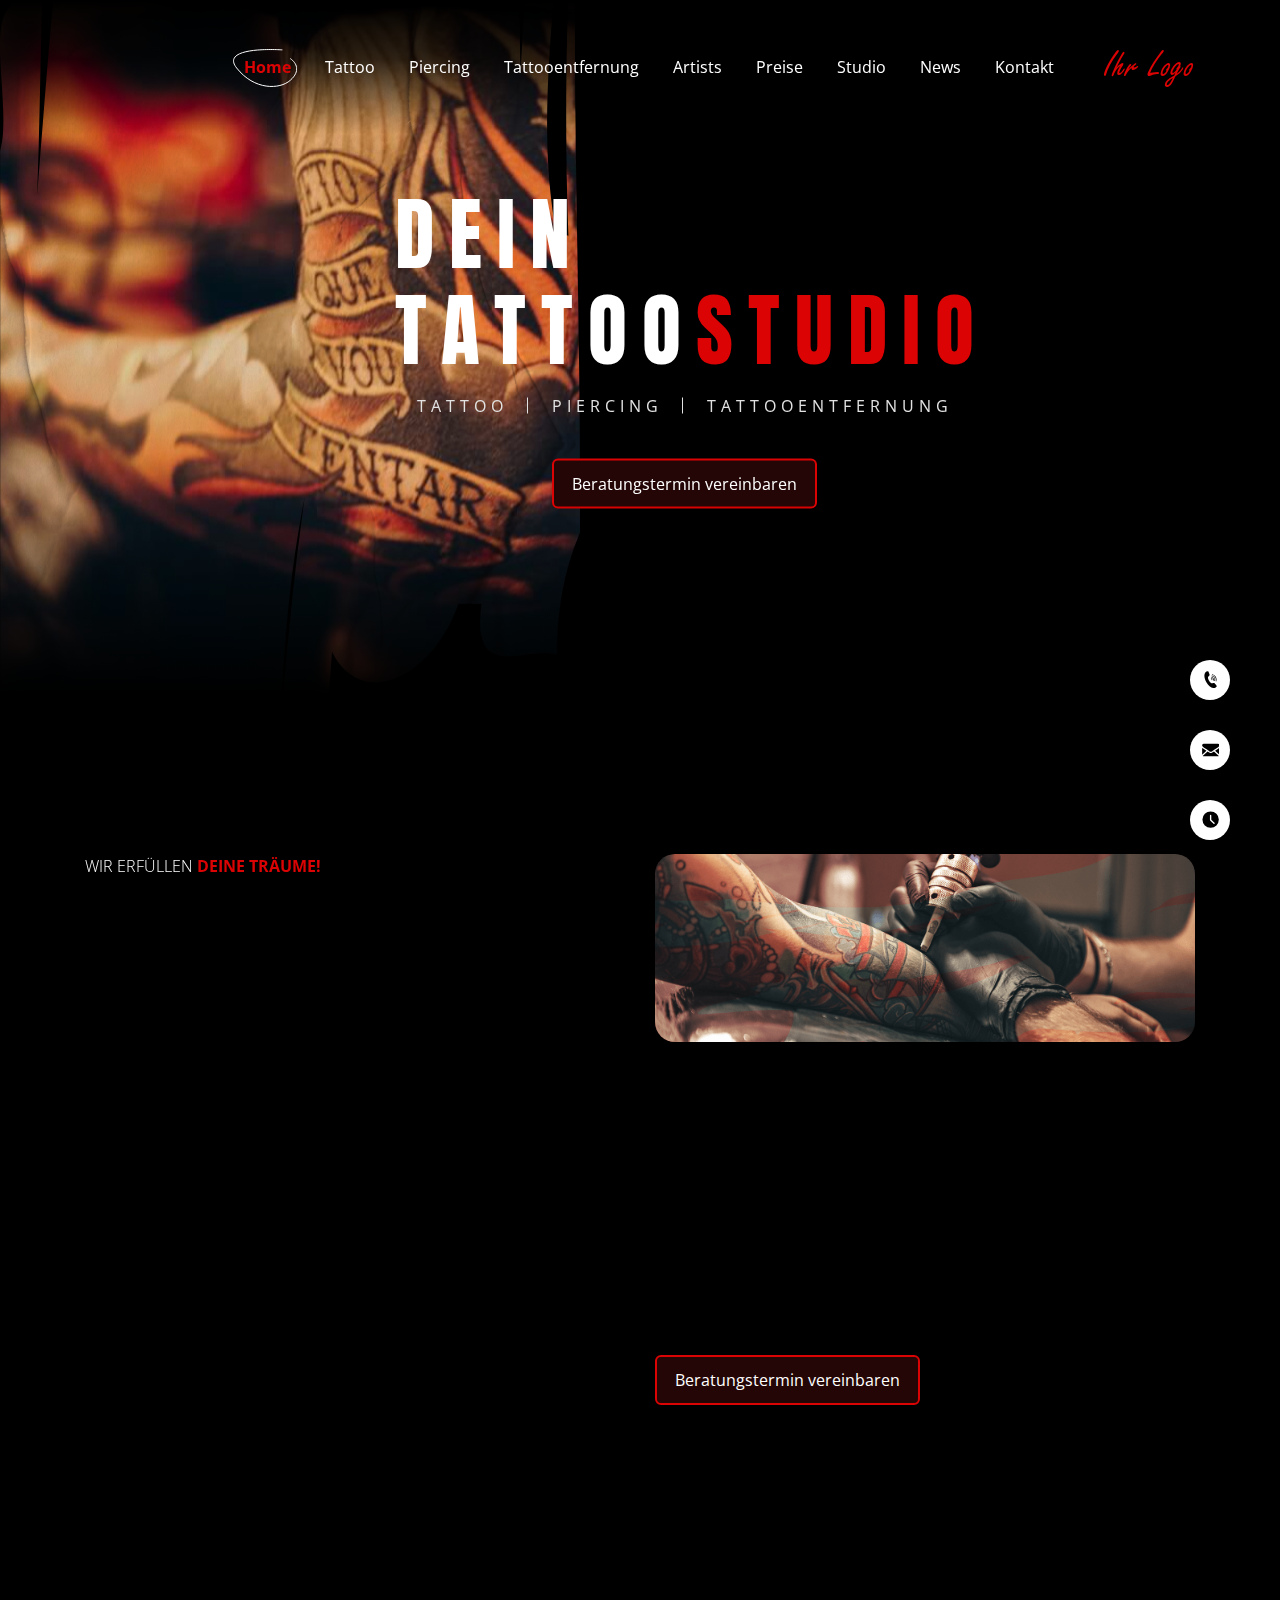
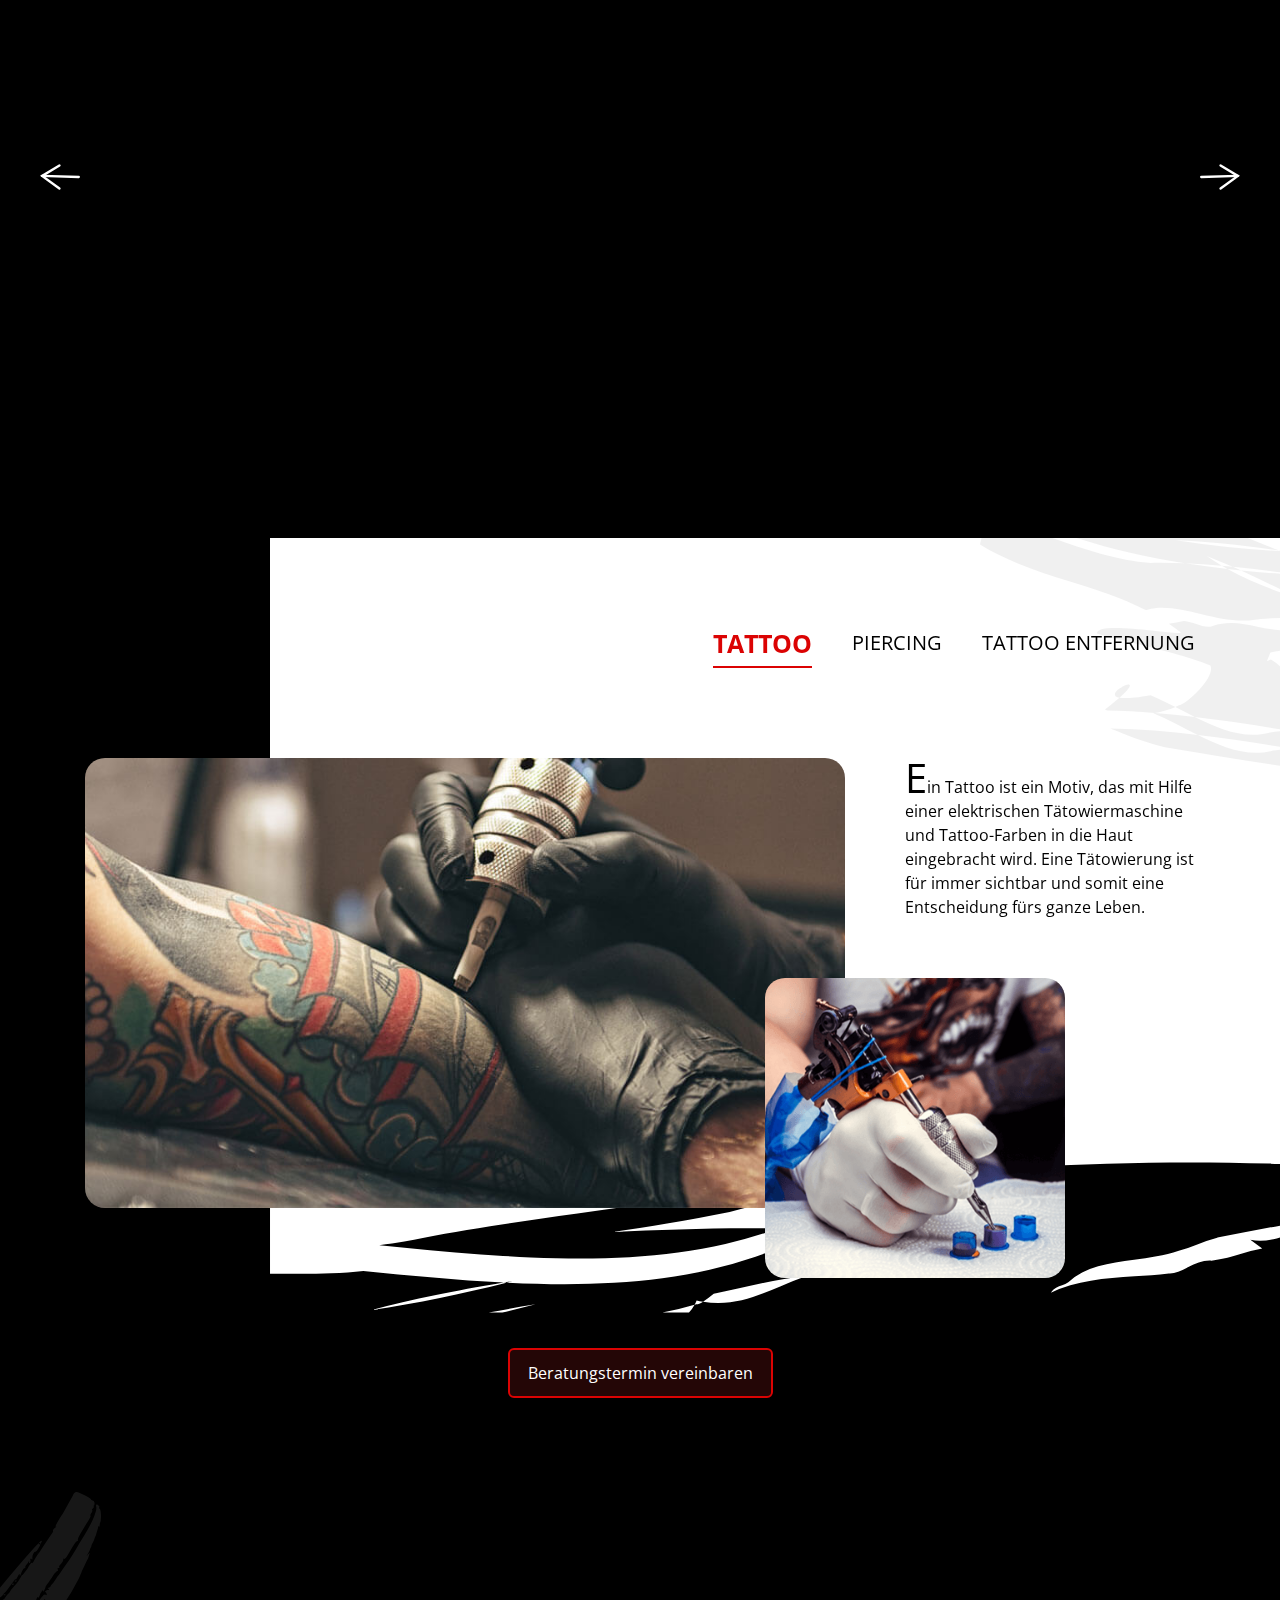
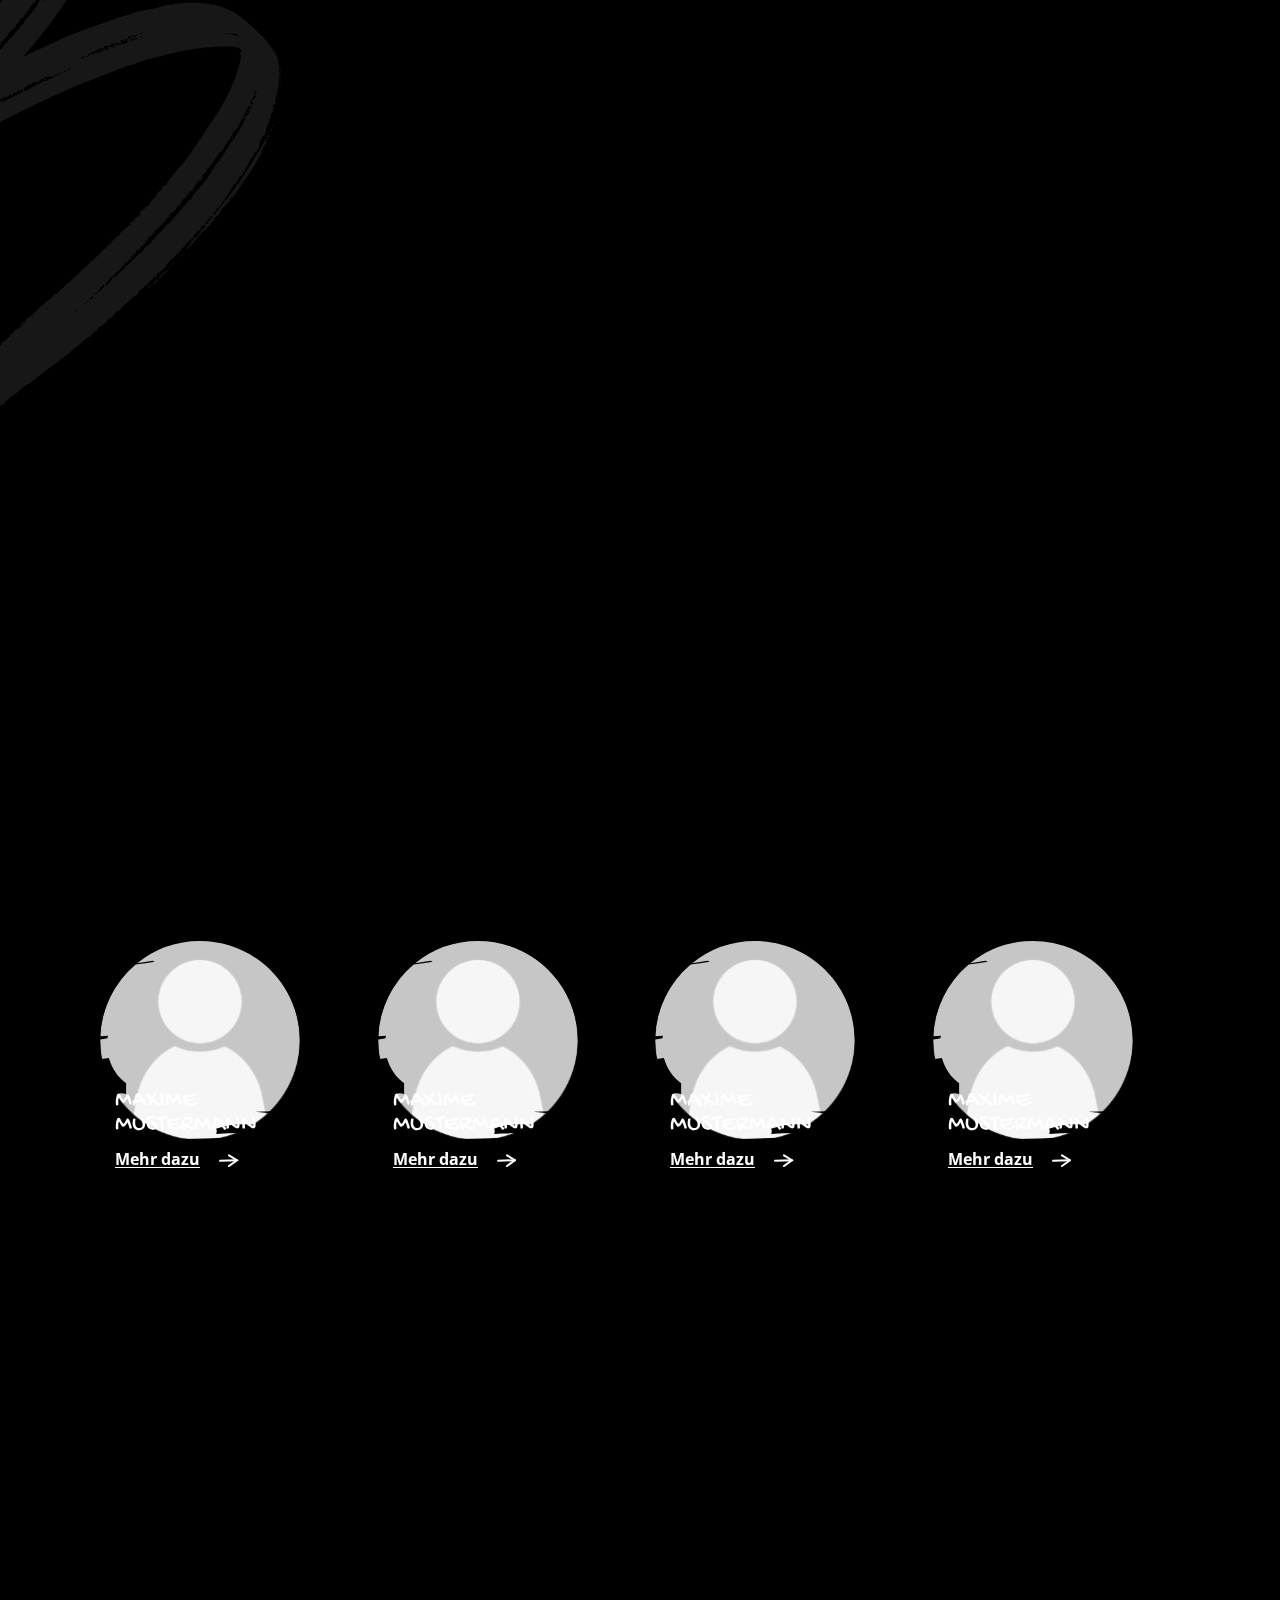
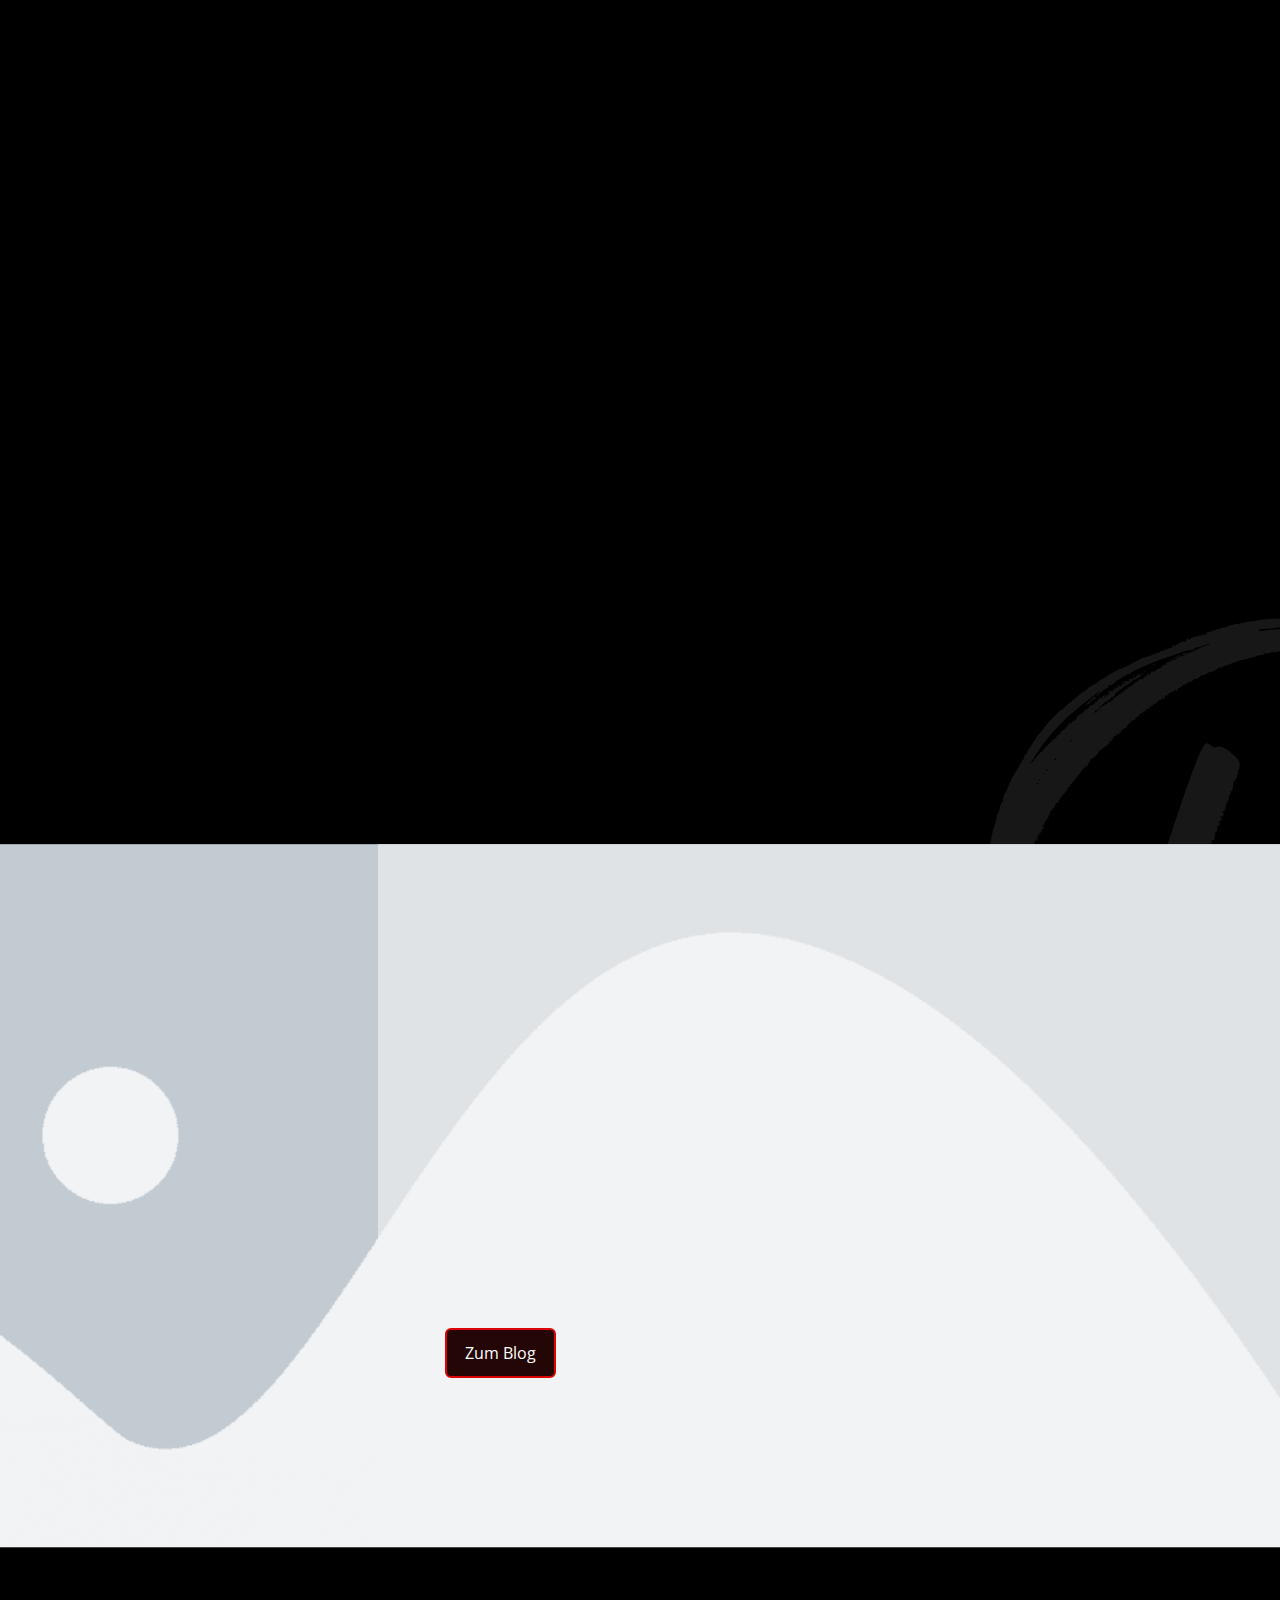
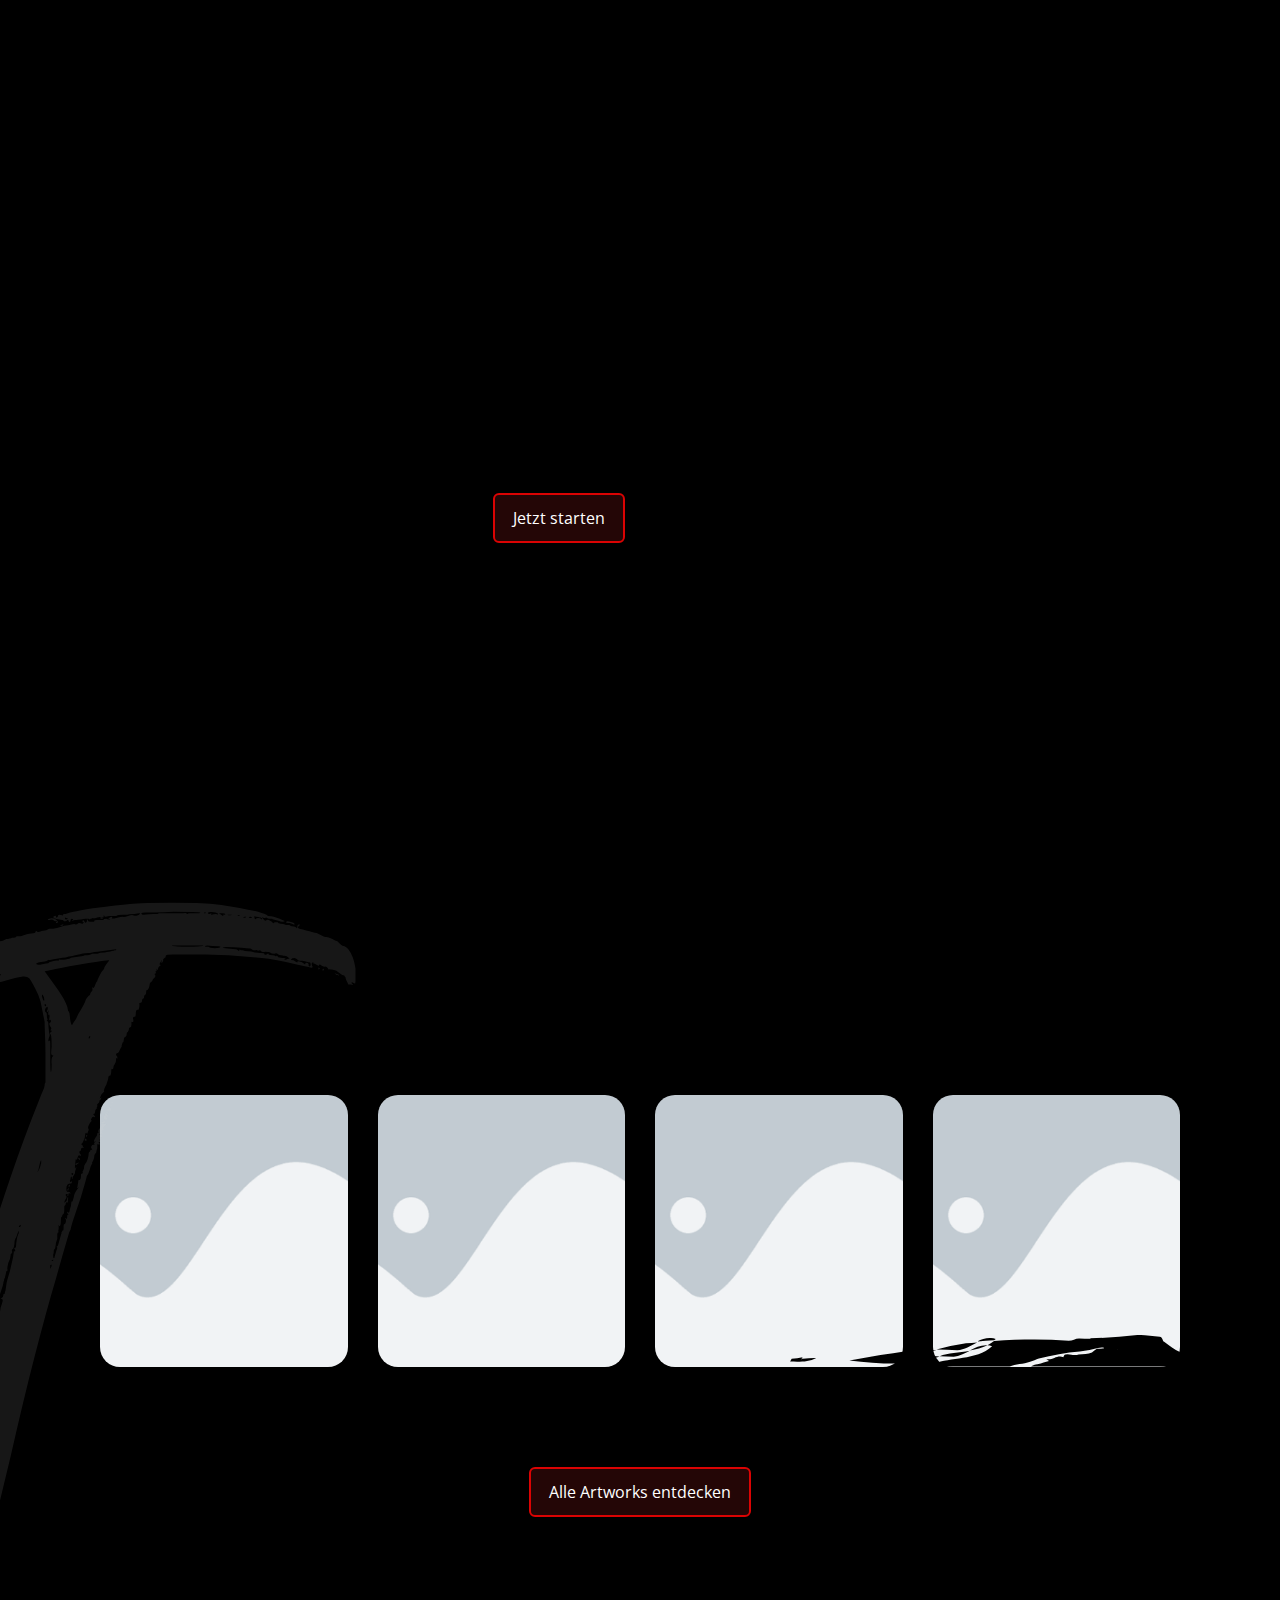
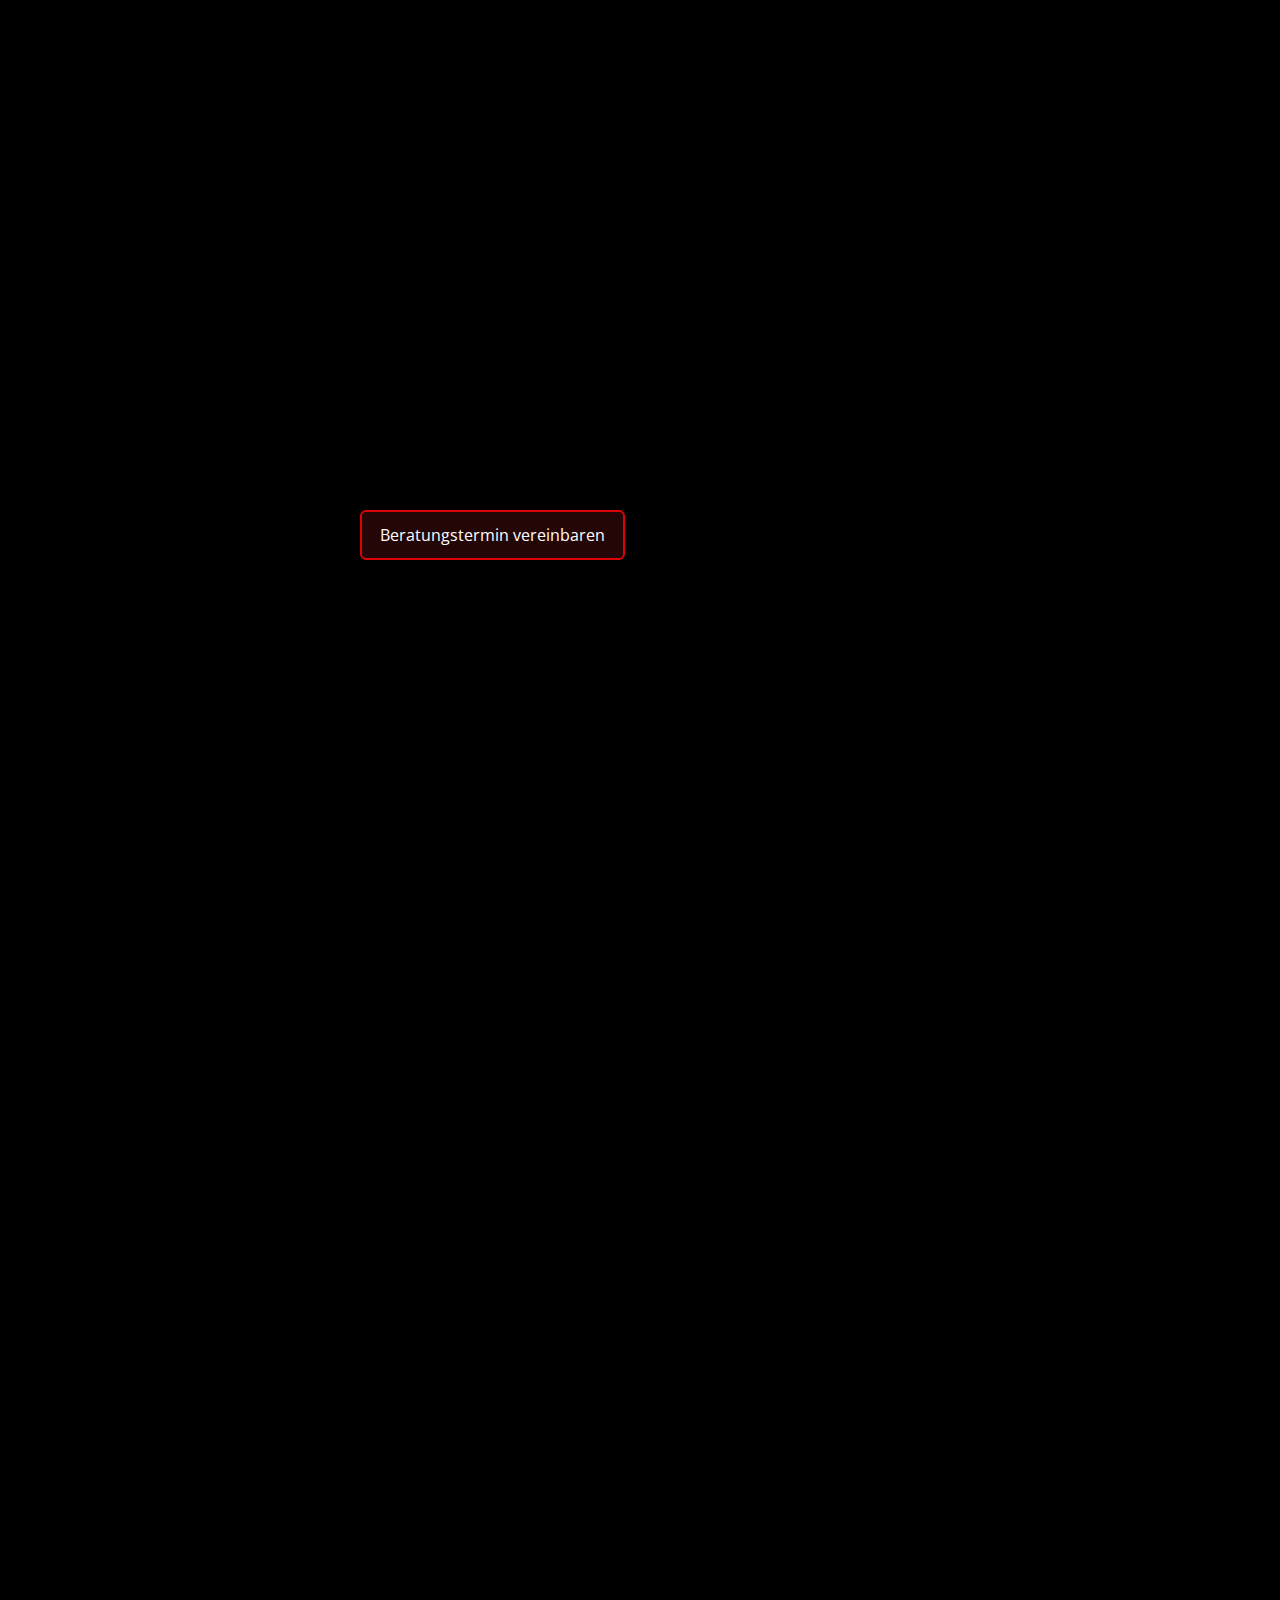
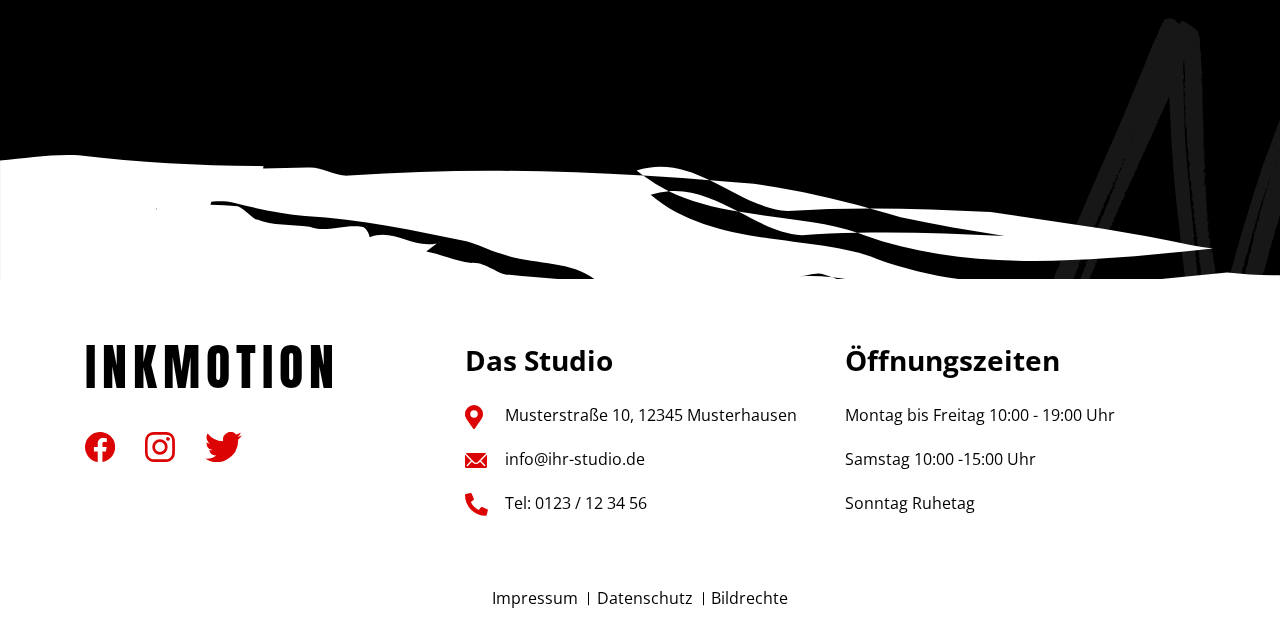
<file: index.html>
<!DOCTYPE html>
<html lang="de">
<head>
	<title>Jaamo Inkmotion 1 - Home</title>

	<meta charset="UTF-8">
	<meta name="description" content="">
	<meta name="keywords" content="">
	<meta name="viewport" content="width=device-width, initial-scale=1.0, maximum-scale=1.0, user-scalable=no">

	<!-- Favicon Link -->
	<link rel="icon" href="assets/images/favicon.png" type="image/gif" sizes="50x50">

	<!-- bootstrap CSS File-->
	<link rel="stylesheet" href="assets/css/bootstrap.min.css">
	<link rel="stylesheet" href="assets/css/font-awesome.min.css">

	<!-- Owl Carousel Css -->
	<link rel="stylesheet" href="assets/css/owl.carousel.min.css">
	<link rel="stylesheet" href="assets/css/owl.theme.default.min.css">
	<link rel="stylesheet" href="assets/css/jquery.mCustomScrollbar.min.css">

	<!-- Google Fonts -->
	<link href="https://fonts.googleapis.com/css2?family=Anton&display=swap" rel="stylesheet">
	<link href="https://fonts.googleapis.com/css2?family=Open+Sans:wght@300;400;600;700;800&display=swap" rel="stylesheet">
	<link href="https://fonts.googleapis.com/css2?family=Gochi+Hand&display=swap" rel="stylesheet">

	<!-- Animation Css-->
	<link rel="stylesheet" href="assets/css/animate.css">

	<!-- Custom Style-->
	<link rel="stylesheet" href="assets/css/style.css">
	<link rel="stylesheet" href="assets/css/responsive.css" >
</head>

<body>
	<!-- Main Wrapper Start-->
	<div class="main-wrapper">
		<!-- Header Wrapper Start-->
		<div class="header-wrapper">
			<header>
				<div class="container">
					<div class="header-block">
						<div class="menu-toggle-btn">
							<span></span>
							<span></span>
							<span></span>
						</div>
						<div class="inner-back-btn">
							<i class="fa fa-angle-left"></i>
						</div>
						<div class="menu-nav-block">
							<div class="menu-nav">
								<ul>
									<li class="active">
										<a href="index.html">
											Home
											<span class="active--menu">
												<svg xmlns="http://www.w3.org/2000/svg" width="64.213" height="38.108" viewBox="0 0 64.213 38.108"> <path id="home" d="M736.13-171.826s-63.394-4.345-45.784,18.1S733.489-132,744.055-141.414s6.163-17.378,0-21.723" transform="translate(-686.723 172.746)" fill="none" stroke="#fff" stroke-width="1"/> </svg>
											</span>
										</a>
									</li>
									<li>
										<a href="leistungen.html">
											Tattoo
											<span class="active--menu">
												<svg xmlns="http://www.w3.org/2000/svg" width="64.213" height="38.108" viewBox="0 0 64.213 38.108"> <path id="home" d="M736.13-171.826s-63.394-4.345-45.784,18.1S733.489-132,744.055-141.414s6.163-17.378,0-21.723" transform="translate(-686.723 172.746)" fill="none" stroke="#fff" stroke-width="1"/> </svg>
											</span>
										</a>
									</li>
									<li>
										<a href="#0">
											Piercing
											<span class="active--menu">
												<svg xmlns="http://www.w3.org/2000/svg" width="88.262" height="44.271" viewBox="0 0 88.262 44.271"> <path id="piercing" d="M754.758-171.77s-87.556-5.066-63.235,21.108,59.586,25.33,74.179,14.354,8.512-20.264,0-25.33" transform="translate(-686.756 172.76)" fill="none" stroke="#fff" stroke-width="1"/> </svg>
											</span>
										</a>
									</li>
									<li>
										<a href="#0">
											Tattooentfernung
											<span class="active--menu">
												<svg xmlns="http://www.w3.org/2000/svg" width="174.059" height="46.876" viewBox="0 0 174.059 46.876"> <path id="tattooentfernung" d="M821.128-171.745s-173.642-5.381-125.408,22.42,118.173,26.9,147.113,15.246,16.882-21.524,0-26.9" transform="translate(-686.756 172.766)" fill="none" stroke="#fff" stroke-width="1"/> </svg>
											</span>
										</a>
									</li>
									<li class="has-submenu">
										<a href="javascript:void(0)">
											Artists
											<span class="active--menu">
												<svg xmlns="http://www.w3.org/2000/svg" width="65.68" height="38.493" viewBox="0 0 65.68 38.493"> <path id="artist" d="M737.29-171.822s-64.9-4.39-46.87,18.29S734.586-131.585,745.4-141.1s6.31-17.558,0-21.948" transform="translate(-686.756 172.747)" fill="none" stroke="#fff" stroke-width="1"/> </svg>
											</span>
										</a>
										<div class="dropdown-submenu">
											<div class="submenu--inner--block">
												<div class="submenu--inner-col">
													<div class="submenu--inner--content">
														<p class="submenu--inner--heading">Tattooartists</p>
														<div class="artists--list--ul mCustomScrollbar">
															<ul>
																<li>
																	<a href="artist.html">
																		<div class="sub--artists--image">
																			<svg xmlns="http://www.w3.org/2000/svg" xmlns:xlink="http://www.w3.org/1999/xlink" width="311.999" height="309.002" viewBox="0 0 311.999 309.002">
																				<defs>
																					<style>.a1 {fill: url(#a);}</style>
																					<pattern id="a" preserveAspectRatio="xMidYMid slice" width="100%" height="100%" viewBox="0 0 566 677">
																						<image width="566" height="677" xlink:href="assets/images/home/sub-img-1.png" />
																					</pattern>
																				</defs>
																				<path class="a1" d="M24.739,241.392c2.948-3.351,7.888-4.564,15.991-2.4V222.313c-12.784-8.555-22.29-23.42-26.908-39.137q-5.687.617-11.394,1.316A157.634,157.634,0,0,1,0,156.861c0-.843.007-1.692.02-2.532q5.776-1.2,11.584-2.22.359-1.948.864-3.824c-4.121.315-8.215.618-12.285.944A156.141,156.141,0,0,1,55.623,37.163c10.062-1.142,20.071-2.594,30.016-4.483-1.264-.485-2.515-.977-3.774-1.484Q69.953,33.328,58.034,35.17A155.143,155.143,0,0,1,156,.5c86.157,0,156,70,156,156.361a156.03,156.03,0,0,1-44.516,109.377c-8.51.3-16.88.659-24.913.659,7.289.867,14.627,1.6,21.987,2.259A156.9,156.9,0,0,1,242.4,287.071c-20.219-1.821-40.577-1.284-61.432,6.161,2.077,2.224.845,5.624.414,8.32-.144.011-.282.016-.414.022.132-.005.27-.011.414-.022a8.947,8.947,0,0,0-.137,1.415,8.947,8.947,0,0,1,.137-1.415q18.974-1.341,37.5-1.551a154.741,154.741,0,0,1-20.353,7.341c-25.3.73-50.726,1.638-76.514,2.158a156.179,156.179,0,0,1-97.276-68.108Z" transform="translate(0 -0.498)"/>
																			</svg>
																		</div>
																		<div class="artists--name">MAXIME MUSTERMANN</div>
																	</a>
																</li>
																<li>
																	<a href="#0">
																		<div class="sub--artists--image">
																			<svg xmlns="http://www.w3.org/2000/svg" xmlns:xlink="http://www.w3.org/1999/xlink" width="311.999" height="309.002" viewBox="0 0 311.999 309.002">
																				<defs><style>.a2 {fill: url(#a2);}</style>
																					<pattern id="a2" preserveAspectRatio="xMidYMid slice" width="100%" height="100%" viewBox="0 0 566 677"><image width="566" height="677" xlink:href="assets/images/home/sub-img-2.png" /></pattern>
																				</defs>
																				<path class="a2" d="M24.739,241.392c2.948-3.351,7.888-4.564,15.991-2.4V222.313c-12.784-8.555-22.29-23.42-26.908-39.137q-5.687.617-11.394,1.316A157.634,157.634,0,0,1,0,156.861c0-.843.007-1.692.02-2.532q5.776-1.2,11.584-2.22.359-1.948.864-3.824c-4.121.315-8.215.618-12.285.944A156.141,156.141,0,0,1,55.623,37.163c10.062-1.142,20.071-2.594,30.016-4.483-1.264-.485-2.515-.977-3.774-1.484Q69.953,33.328,58.034,35.17A155.143,155.143,0,0,1,156,.5c86.157,0,156,70,156,156.361a156.03,156.03,0,0,1-44.516,109.377c-8.51.3-16.88.659-24.913.659,7.289.867,14.627,1.6,21.987,2.259A156.9,156.9,0,0,1,242.4,287.071c-20.219-1.821-40.577-1.284-61.432,6.161,2.077,2.224.845,5.624.414,8.32-.144.011-.282.016-.414.022.132-.005.27-.011.414-.022a8.947,8.947,0,0,0-.137,1.415,8.947,8.947,0,0,1,.137-1.415q18.974-1.341,37.5-1.551a154.741,154.741,0,0,1-20.353,7.341c-25.3.73-50.726,1.638-76.514,2.158a156.179,156.179,0,0,1-97.276-68.108Z" transform="translate(0 -0.498)"/>
																			</svg>
																		</div>
																		<div class="artists--name">MAXIME MUSTERMANN</div>
																	</a>
																</li>
																<li>
																	<a href="#0">
																		<div class="sub--artists--image">
																			<svg xmlns="http://www.w3.org/2000/svg" xmlns:xlink="http://www.w3.org/1999/xlink" width="311.999" height="309.002" viewBox="0 0 311.999 309.002">
																				<defs>
																					<style>.a3 {fill: url(#a3);}</style>
																					<pattern id="a3" preserveAspectRatio="xMidYMid slice" width="100%" height="100%" viewBox="0 0 566 677"><image width="566" height="677" xlink:href="assets/images/home/sub-img-3.png" /></pattern>
																				</defs>
																				<path class="a3" d="M24.739,241.392c2.948-3.351,7.888-4.564,15.991-2.4V222.313c-12.784-8.555-22.29-23.42-26.908-39.137q-5.687.617-11.394,1.316A157.634,157.634,0,0,1,0,156.861c0-.843.007-1.692.02-2.532q5.776-1.2,11.584-2.22.359-1.948.864-3.824c-4.121.315-8.215.618-12.285.944A156.141,156.141,0,0,1,55.623,37.163c10.062-1.142,20.071-2.594,30.016-4.483-1.264-.485-2.515-.977-3.774-1.484Q69.953,33.328,58.034,35.17A155.143,155.143,0,0,1,156,.5c86.157,0,156,70,156,156.361a156.03,156.03,0,0,1-44.516,109.377c-8.51.3-16.88.659-24.913.659,7.289.867,14.627,1.6,21.987,2.259A156.9,156.9,0,0,1,242.4,287.071c-20.219-1.821-40.577-1.284-61.432,6.161,2.077,2.224.845,5.624.414,8.32-.144.011-.282.016-.414.022.132-.005.27-.011.414-.022a8.947,8.947,0,0,0-.137,1.415,8.947,8.947,0,0,1,.137-1.415q18.974-1.341,37.5-1.551a154.741,154.741,0,0,1-20.353,7.341c-25.3.73-50.726,1.638-76.514,2.158a156.179,156.179,0,0,1-97.276-68.108Z" transform="translate(0 -0.498)"/>
																			</svg>
																		</div>
																		<div class="artists--name">MAXIME MUSTERMANN</div>
																	</a>
																</li>
																<li>
																	<a href="#0">
																		<div class="sub--artists--image">
																			<svg xmlns="http://www.w3.org/2000/svg" xmlns:xlink="http://www.w3.org/1999/xlink" width="311.999" height="309.002" viewBox="0 0 311.999 309.002">
																				<defs>
																					<style>.a4 {fill: url(#a4);}</style>
																					<pattern id="a4" preserveAspectRatio="xMidYMid slice" width="100%" height="100%" viewBox="0 0 566 677"><image width="566" height="677" xlink:href="assets/images/home/sub-img-4.png" /></pattern>
																				</defs>
																				<path class="a4" d="M24.739,241.392c2.948-3.351,7.888-4.564,15.991-2.4V222.313c-12.784-8.555-22.29-23.42-26.908-39.137q-5.687.617-11.394,1.316A157.634,157.634,0,0,1,0,156.861c0-.843.007-1.692.02-2.532q5.776-1.2,11.584-2.22.359-1.948.864-3.824c-4.121.315-8.215.618-12.285.944A156.141,156.141,0,0,1,55.623,37.163c10.062-1.142,20.071-2.594,30.016-4.483-1.264-.485-2.515-.977-3.774-1.484Q69.953,33.328,58.034,35.17A155.143,155.143,0,0,1,156,.5c86.157,0,156,70,156,156.361a156.03,156.03,0,0,1-44.516,109.377c-8.51.3-16.88.659-24.913.659,7.289.867,14.627,1.6,21.987,2.259A156.9,156.9,0,0,1,242.4,287.071c-20.219-1.821-40.577-1.284-61.432,6.161,2.077,2.224.845,5.624.414,8.32-.144.011-.282.016-.414.022.132-.005.27-.011.414-.022a8.947,8.947,0,0,0-.137,1.415,8.947,8.947,0,0,1,.137-1.415q18.974-1.341,37.5-1.551a154.741,154.741,0,0,1-20.353,7.341c-25.3.73-50.726,1.638-76.514,2.158a156.179,156.179,0,0,1-97.276-68.108Z" transform="translate(0 -0.498)"/>
																			</svg>
																		</div>
																		<div class="artists--name">MAXIME MUSTERMANN</div>
																	</a>
																</li>
																<li>
																	<a href="#0">
																		<div class="sub--artists--image">
																			<svg xmlns="http://www.w3.org/2000/svg" xmlns:xlink="http://www.w3.org/1999/xlink" width="311.999" height="309.002" viewBox="0 0 311.999 309.002">
																				<defs><style>.a2 {fill: url(#a2);}</style>
																					<pattern id="a2" preserveAspectRatio="xMidYMid slice" width="100%" height="100%" viewBox="0 0 566 677"><image width="566" height="677" xlink:href="assets/images/home/sub-img-2.png" /></pattern>
																				</defs>
																				<path class="a2" d="M24.739,241.392c2.948-3.351,7.888-4.564,15.991-2.4V222.313c-12.784-8.555-22.29-23.42-26.908-39.137q-5.687.617-11.394,1.316A157.634,157.634,0,0,1,0,156.861c0-.843.007-1.692.02-2.532q5.776-1.2,11.584-2.22.359-1.948.864-3.824c-4.121.315-8.215.618-12.285.944A156.141,156.141,0,0,1,55.623,37.163c10.062-1.142,20.071-2.594,30.016-4.483-1.264-.485-2.515-.977-3.774-1.484Q69.953,33.328,58.034,35.17A155.143,155.143,0,0,1,156,.5c86.157,0,156,70,156,156.361a156.03,156.03,0,0,1-44.516,109.377c-8.51.3-16.88.659-24.913.659,7.289.867,14.627,1.6,21.987,2.259A156.9,156.9,0,0,1,242.4,287.071c-20.219-1.821-40.577-1.284-61.432,6.161,2.077,2.224.845,5.624.414,8.32-.144.011-.282.016-.414.022.132-.005.27-.011.414-.022a8.947,8.947,0,0,0-.137,1.415,8.947,8.947,0,0,1,.137-1.415q18.974-1.341,37.5-1.551a154.741,154.741,0,0,1-20.353,7.341c-25.3.73-50.726,1.638-76.514,2.158a156.179,156.179,0,0,1-97.276-68.108Z" transform="translate(0 -0.498)"/>
																			</svg>
																		</div>
																		<div class="artists--name">MAXIME MUSTERMANN</div>
																	</a>
																</li>
																<li>
																	<a href="#0">
																		<div class="sub--artists--image">
																			<svg xmlns="http://www.w3.org/2000/svg" xmlns:xlink="http://www.w3.org/1999/xlink" width="311.999" height="309.002" viewBox="0 0 311.999 309.002">
																				<defs>
																					<style>.a1 {fill: url(#a);}</style>
																					<pattern id="a" preserveAspectRatio="xMidYMid slice" width="100%" height="100%" viewBox="0 0 566 677">
																						<image width="566" height="677" xlink:href="assets/images/home/sub-img-1.png" />
																					</pattern>
																				</defs>
																				<path class="a1" d="M24.739,241.392c2.948-3.351,7.888-4.564,15.991-2.4V222.313c-12.784-8.555-22.29-23.42-26.908-39.137q-5.687.617-11.394,1.316A157.634,157.634,0,0,1,0,156.861c0-.843.007-1.692.02-2.532q5.776-1.2,11.584-2.22.359-1.948.864-3.824c-4.121.315-8.215.618-12.285.944A156.141,156.141,0,0,1,55.623,37.163c10.062-1.142,20.071-2.594,30.016-4.483-1.264-.485-2.515-.977-3.774-1.484Q69.953,33.328,58.034,35.17A155.143,155.143,0,0,1,156,.5c86.157,0,156,70,156,156.361a156.03,156.03,0,0,1-44.516,109.377c-8.51.3-16.88.659-24.913.659,7.289.867,14.627,1.6,21.987,2.259A156.9,156.9,0,0,1,242.4,287.071c-20.219-1.821-40.577-1.284-61.432,6.161,2.077,2.224.845,5.624.414,8.32-.144.011-.282.016-.414.022.132-.005.27-.011.414-.022a8.947,8.947,0,0,0-.137,1.415,8.947,8.947,0,0,1,.137-1.415q18.974-1.341,37.5-1.551a154.741,154.741,0,0,1-20.353,7.341c-25.3.73-50.726,1.638-76.514,2.158a156.179,156.179,0,0,1-97.276-68.108Z" transform="translate(0 -0.498)"/>
																			</svg>
																		</div>
																		<div class="artists--name">MAXIME MUSTERMANN</div>
																	</a>
																</li>
																<li>
																	<a href="#0">
																		<div class="sub--artists--image">
																			<svg xmlns="http://www.w3.org/2000/svg" xmlns:xlink="http://www.w3.org/1999/xlink" width="311.999" height="309.002" viewBox="0 0 311.999 309.002">
																				<defs>
																					<style>.a4 {fill: url(#a4);}</style>
																					<pattern id="a4" preserveAspectRatio="xMidYMid slice" width="100%" height="100%" viewBox="0 0 566 677"><image width="566" height="677" xlink:href="assets/images/home/sub-img-4.png" /></pattern>
																				</defs>
																				<path class="a4" d="M24.739,241.392c2.948-3.351,7.888-4.564,15.991-2.4V222.313c-12.784-8.555-22.29-23.42-26.908-39.137q-5.687.617-11.394,1.316A157.634,157.634,0,0,1,0,156.861c0-.843.007-1.692.02-2.532q5.776-1.2,11.584-2.22.359-1.948.864-3.824c-4.121.315-8.215.618-12.285.944A156.141,156.141,0,0,1,55.623,37.163c10.062-1.142,20.071-2.594,30.016-4.483-1.264-.485-2.515-.977-3.774-1.484Q69.953,33.328,58.034,35.17A155.143,155.143,0,0,1,156,.5c86.157,0,156,70,156,156.361a156.03,156.03,0,0,1-44.516,109.377c-8.51.3-16.88.659-24.913.659,7.289.867,14.627,1.6,21.987,2.259A156.9,156.9,0,0,1,242.4,287.071c-20.219-1.821-40.577-1.284-61.432,6.161,2.077,2.224.845,5.624.414,8.32-.144.011-.282.016-.414.022.132-.005.27-.011.414-.022a8.947,8.947,0,0,0-.137,1.415,8.947,8.947,0,0,1,.137-1.415q18.974-1.341,37.5-1.551a154.741,154.741,0,0,1-20.353,7.341c-25.3.73-50.726,1.638-76.514,2.158a156.179,156.179,0,0,1-97.276-68.108Z" transform="translate(0 -0.498)"/>
																			</svg>
																		</div>
																		<div class="artists--name">MAXIME MUSTERMANN</div>
																	</a>
																</li>
																<li>
																	<a href="#0">
																		<div class="sub--artists--image">
																			<svg xmlns="http://www.w3.org/2000/svg" xmlns:xlink="http://www.w3.org/1999/xlink" width="311.999" height="309.002" viewBox="0 0 311.999 309.002">
																				<defs>
																					<style>.a3 {fill: url(#a3);}</style>
																					<pattern id="a3" preserveAspectRatio="xMidYMid slice" width="100%" height="100%" viewBox="0 0 566 677"><image width="566" height="677" xlink:href="assets/images/home/sub-img-3.png" /></pattern>
																				</defs>
																				<path class="a3" d="M24.739,241.392c2.948-3.351,7.888-4.564,15.991-2.4V222.313c-12.784-8.555-22.29-23.42-26.908-39.137q-5.687.617-11.394,1.316A157.634,157.634,0,0,1,0,156.861c0-.843.007-1.692.02-2.532q5.776-1.2,11.584-2.22.359-1.948.864-3.824c-4.121.315-8.215.618-12.285.944A156.141,156.141,0,0,1,55.623,37.163c10.062-1.142,20.071-2.594,30.016-4.483-1.264-.485-2.515-.977-3.774-1.484Q69.953,33.328,58.034,35.17A155.143,155.143,0,0,1,156,.5c86.157,0,156,70,156,156.361a156.03,156.03,0,0,1-44.516,109.377c-8.51.3-16.88.659-24.913.659,7.289.867,14.627,1.6,21.987,2.259A156.9,156.9,0,0,1,242.4,287.071c-20.219-1.821-40.577-1.284-61.432,6.161,2.077,2.224.845,5.624.414,8.32-.144.011-.282.016-.414.022.132-.005.27-.011.414-.022a8.947,8.947,0,0,0-.137,1.415,8.947,8.947,0,0,1,.137-1.415q18.974-1.341,37.5-1.551a154.741,154.741,0,0,1-20.353,7.341c-25.3.73-50.726,1.638-76.514,2.158a156.179,156.179,0,0,1-97.276-68.108Z" transform="translate(0 -0.498)"/>
																			</svg>
																		</div>
																		<div class="artists--name">MAXIME MUSTERMANN</div>
																	</a>
																</li>
																<li>
																	<a href="#0">
																		<div class="sub--artists--image">
																			<svg xmlns="http://www.w3.org/2000/svg" xmlns:xlink="http://www.w3.org/1999/xlink" width="311.999" height="309.002" viewBox="0 0 311.999 309.002">
																				<defs>
																					<style>.a1 {fill: url(#a);}</style>
																					<pattern id="a" preserveAspectRatio="xMidYMid slice" width="100%" height="100%" viewBox="0 0 566 677">
																						<image width="566" height="677" xlink:href="assets/images/home/sub-img-1.png" />
																					</pattern>
																				</defs>
																				<path class="a1" d="M24.739,241.392c2.948-3.351,7.888-4.564,15.991-2.4V222.313c-12.784-8.555-22.29-23.42-26.908-39.137q-5.687.617-11.394,1.316A157.634,157.634,0,0,1,0,156.861c0-.843.007-1.692.02-2.532q5.776-1.2,11.584-2.22.359-1.948.864-3.824c-4.121.315-8.215.618-12.285.944A156.141,156.141,0,0,1,55.623,37.163c10.062-1.142,20.071-2.594,30.016-4.483-1.264-.485-2.515-.977-3.774-1.484Q69.953,33.328,58.034,35.17A155.143,155.143,0,0,1,156,.5c86.157,0,156,70,156,156.361a156.03,156.03,0,0,1-44.516,109.377c-8.51.3-16.88.659-24.913.659,7.289.867,14.627,1.6,21.987,2.259A156.9,156.9,0,0,1,242.4,287.071c-20.219-1.821-40.577-1.284-61.432,6.161,2.077,2.224.845,5.624.414,8.32-.144.011-.282.016-.414.022.132-.005.27-.011.414-.022a8.947,8.947,0,0,0-.137,1.415,8.947,8.947,0,0,1,.137-1.415q18.974-1.341,37.5-1.551a154.741,154.741,0,0,1-20.353,7.341c-25.3.73-50.726,1.638-76.514,2.158a156.179,156.179,0,0,1-97.276-68.108Z" transform="translate(0 -0.498)"/>
																			</svg>
																		</div>
																		<div class="artists--name">MAXIME MUSTERMANN</div>
																	</a>
																</li>
																<li>
																	<a href="#0">
																		<div class="sub--artists--image">
																			<svg xmlns="http://www.w3.org/2000/svg" xmlns:xlink="http://www.w3.org/1999/xlink" width="311.999" height="309.002" viewBox="0 0 311.999 309.002">
																				<defs><style>.a2 {fill: url(#a2);}</style>
																					<pattern id="a2" preserveAspectRatio="xMidYMid slice" width="100%" height="100%" viewBox="0 0 566 677"><image width="566" height="677" xlink:href="assets/images/home/sub-img-2.png" /></pattern>
																				</defs>
																				<path class="a2" d="M24.739,241.392c2.948-3.351,7.888-4.564,15.991-2.4V222.313c-12.784-8.555-22.29-23.42-26.908-39.137q-5.687.617-11.394,1.316A157.634,157.634,0,0,1,0,156.861c0-.843.007-1.692.02-2.532q5.776-1.2,11.584-2.22.359-1.948.864-3.824c-4.121.315-8.215.618-12.285.944A156.141,156.141,0,0,1,55.623,37.163c10.062-1.142,20.071-2.594,30.016-4.483-1.264-.485-2.515-.977-3.774-1.484Q69.953,33.328,58.034,35.17A155.143,155.143,0,0,1,156,.5c86.157,0,156,70,156,156.361a156.03,156.03,0,0,1-44.516,109.377c-8.51.3-16.88.659-24.913.659,7.289.867,14.627,1.6,21.987,2.259A156.9,156.9,0,0,1,242.4,287.071c-20.219-1.821-40.577-1.284-61.432,6.161,2.077,2.224.845,5.624.414,8.32-.144.011-.282.016-.414.022.132-.005.27-.011.414-.022a8.947,8.947,0,0,0-.137,1.415,8.947,8.947,0,0,1,.137-1.415q18.974-1.341,37.5-1.551a154.741,154.741,0,0,1-20.353,7.341c-25.3.73-50.726,1.638-76.514,2.158a156.179,156.179,0,0,1-97.276-68.108Z" transform="translate(0 -0.498)"/>
																			</svg>
																		</div>
																		<div class="artists--name">MAXIME MUSTERMANN</div>
																	</a>
																</li>
																<li>
																	<a href="#0">
																		<div class="sub--artists--image">
																			<svg xmlns="http://www.w3.org/2000/svg" xmlns:xlink="http://www.w3.org/1999/xlink" width="311.999" height="309.002" viewBox="0 0 311.999 309.002">
																				<defs>
																					<style>.a3 {fill: url(#a3);}</style>
																					<pattern id="a3" preserveAspectRatio="xMidYMid slice" width="100%" height="100%" viewBox="0 0 566 677"><image width="566" height="677" xlink:href="assets/images/home/sub-img-3.png" /></pattern>
																				</defs>
																				<path class="a3" d="M24.739,241.392c2.948-3.351,7.888-4.564,15.991-2.4V222.313c-12.784-8.555-22.29-23.42-26.908-39.137q-5.687.617-11.394,1.316A157.634,157.634,0,0,1,0,156.861c0-.843.007-1.692.02-2.532q5.776-1.2,11.584-2.22.359-1.948.864-3.824c-4.121.315-8.215.618-12.285.944A156.141,156.141,0,0,1,55.623,37.163c10.062-1.142,20.071-2.594,30.016-4.483-1.264-.485-2.515-.977-3.774-1.484Q69.953,33.328,58.034,35.17A155.143,155.143,0,0,1,156,.5c86.157,0,156,70,156,156.361a156.03,156.03,0,0,1-44.516,109.377c-8.51.3-16.88.659-24.913.659,7.289.867,14.627,1.6,21.987,2.259A156.9,156.9,0,0,1,242.4,287.071c-20.219-1.821-40.577-1.284-61.432,6.161,2.077,2.224.845,5.624.414,8.32-.144.011-.282.016-.414.022.132-.005.27-.011.414-.022a8.947,8.947,0,0,0-.137,1.415,8.947,8.947,0,0,1,.137-1.415q18.974-1.341,37.5-1.551a154.741,154.741,0,0,1-20.353,7.341c-25.3.73-50.726,1.638-76.514,2.158a156.179,156.179,0,0,1-97.276-68.108Z" transform="translate(0 -0.498)"/>
																			</svg>
																		</div>
																		<div class="artists--name">MAXIME MUSTERMANN</div>
																	</a>
																</li>
																<li>
																	<a href="#0">
																		<div class="sub--artists--image">
																			<svg xmlns="http://www.w3.org/2000/svg" xmlns:xlink="http://www.w3.org/1999/xlink" width="311.999" height="309.002" viewBox="0 0 311.999 309.002">
																				<defs>
																					<style>.a4 {fill: url(#a4);}</style>
																					<pattern id="a4" preserveAspectRatio="xMidYMid slice" width="100%" height="100%" viewBox="0 0 566 677"><image width="566" height="677" xlink:href="assets/images/home/sub-img-4.png" /></pattern>
																				</defs>
																				<path class="a4" d="M24.739,241.392c2.948-3.351,7.888-4.564,15.991-2.4V222.313c-12.784-8.555-22.29-23.42-26.908-39.137q-5.687.617-11.394,1.316A157.634,157.634,0,0,1,0,156.861c0-.843.007-1.692.02-2.532q5.776-1.2,11.584-2.22.359-1.948.864-3.824c-4.121.315-8.215.618-12.285.944A156.141,156.141,0,0,1,55.623,37.163c10.062-1.142,20.071-2.594,30.016-4.483-1.264-.485-2.515-.977-3.774-1.484Q69.953,33.328,58.034,35.17A155.143,155.143,0,0,1,156,.5c86.157,0,156,70,156,156.361a156.03,156.03,0,0,1-44.516,109.377c-8.51.3-16.88.659-24.913.659,7.289.867,14.627,1.6,21.987,2.259A156.9,156.9,0,0,1,242.4,287.071c-20.219-1.821-40.577-1.284-61.432,6.161,2.077,2.224.845,5.624.414,8.32-.144.011-.282.016-.414.022.132-.005.27-.011.414-.022a8.947,8.947,0,0,0-.137,1.415,8.947,8.947,0,0,1,.137-1.415q18.974-1.341,37.5-1.551a154.741,154.741,0,0,1-20.353,7.341c-25.3.73-50.726,1.638-76.514,2.158a156.179,156.179,0,0,1-97.276-68.108Z" transform="translate(0 -0.498)"/>
																			</svg>
																		</div>
																		<div class="artists--name">MAXIME MUSTERMANN</div>
																	</a>
																</li>
															</ul>
														</div>
													</div>
												</div>
												<div class="submenu--inner-col">
													<div class="submenu--inner--content">
														<p class="submenu--inner--heading">Piercingartists</p>
														<div class="artists--list--ul mCustomScrollbar">
															<ul>
																<li>
																	<a href="#0">
																		<div class="sub--artists--image">
																			<svg xmlns="http://www.w3.org/2000/svg" xmlns:xlink="http://www.w3.org/1999/xlink" width="311.999" height="309.002" viewBox="0 0 311.999 309.002">
																				<defs>
																					<style>.a1 {fill: url(#a);}</style>
																					<pattern id="a" preserveAspectRatio="xMidYMid slice" width="100%" height="100%" viewBox="0 0 566 677">
																						<image width="566" height="677" xlink:href="assets/images/home/sub-img-1.png" />
																					</pattern>
																				</defs>
																				<path class="a1" d="M24.739,241.392c2.948-3.351,7.888-4.564,15.991-2.4V222.313c-12.784-8.555-22.29-23.42-26.908-39.137q-5.687.617-11.394,1.316A157.634,157.634,0,0,1,0,156.861c0-.843.007-1.692.02-2.532q5.776-1.2,11.584-2.22.359-1.948.864-3.824c-4.121.315-8.215.618-12.285.944A156.141,156.141,0,0,1,55.623,37.163c10.062-1.142,20.071-2.594,30.016-4.483-1.264-.485-2.515-.977-3.774-1.484Q69.953,33.328,58.034,35.17A155.143,155.143,0,0,1,156,.5c86.157,0,156,70,156,156.361a156.03,156.03,0,0,1-44.516,109.377c-8.51.3-16.88.659-24.913.659,7.289.867,14.627,1.6,21.987,2.259A156.9,156.9,0,0,1,242.4,287.071c-20.219-1.821-40.577-1.284-61.432,6.161,2.077,2.224.845,5.624.414,8.32-.144.011-.282.016-.414.022.132-.005.27-.011.414-.022a8.947,8.947,0,0,0-.137,1.415,8.947,8.947,0,0,1,.137-1.415q18.974-1.341,37.5-1.551a154.741,154.741,0,0,1-20.353,7.341c-25.3.73-50.726,1.638-76.514,2.158a156.179,156.179,0,0,1-97.276-68.108Z" transform="translate(0 -0.498)"/>
																			</svg>
																		</div>
																		<div class="artists--name">MAXIME MUSTERMANN</div>
																	</a>
																</li>
																<li>
																	<a href="#0">
																		<div class="sub--artists--image">
																			<svg xmlns="http://www.w3.org/2000/svg" xmlns:xlink="http://www.w3.org/1999/xlink" width="311.999" height="309.002" viewBox="0 0 311.999 309.002">
																				<defs><style>.a2 {fill: url(#a2);}</style>
																					<pattern id="a2" preserveAspectRatio="xMidYMid slice" width="100%" height="100%" viewBox="0 0 566 677"><image width="566" height="677" xlink:href="assets/images/home/sub-img-2.png" /></pattern>
																				</defs>
																				<path class="a2" d="M24.739,241.392c2.948-3.351,7.888-4.564,15.991-2.4V222.313c-12.784-8.555-22.29-23.42-26.908-39.137q-5.687.617-11.394,1.316A157.634,157.634,0,0,1,0,156.861c0-.843.007-1.692.02-2.532q5.776-1.2,11.584-2.22.359-1.948.864-3.824c-4.121.315-8.215.618-12.285.944A156.141,156.141,0,0,1,55.623,37.163c10.062-1.142,20.071-2.594,30.016-4.483-1.264-.485-2.515-.977-3.774-1.484Q69.953,33.328,58.034,35.17A155.143,155.143,0,0,1,156,.5c86.157,0,156,70,156,156.361a156.03,156.03,0,0,1-44.516,109.377c-8.51.3-16.88.659-24.913.659,7.289.867,14.627,1.6,21.987,2.259A156.9,156.9,0,0,1,242.4,287.071c-20.219-1.821-40.577-1.284-61.432,6.161,2.077,2.224.845,5.624.414,8.32-.144.011-.282.016-.414.022.132-.005.27-.011.414-.022a8.947,8.947,0,0,0-.137,1.415,8.947,8.947,0,0,1,.137-1.415q18.974-1.341,37.5-1.551a154.741,154.741,0,0,1-20.353,7.341c-25.3.73-50.726,1.638-76.514,2.158a156.179,156.179,0,0,1-97.276-68.108Z" transform="translate(0 -0.498)"/>
																			</svg>
																		</div>
																		<div class="artists--name">MAXIME MUSTERMANN</div>
																	</a>
																</li>
																<li>
																	<a href="#0">
																		<div class="sub--artists--image">
																			<svg xmlns="http://www.w3.org/2000/svg" xmlns:xlink="http://www.w3.org/1999/xlink" width="311.999" height="309.002" viewBox="0 0 311.999 309.002">
																				<defs>
																					<style>.a3 {fill: url(#a3);}</style>
																					<pattern id="a3" preserveAspectRatio="xMidYMid slice" width="100%" height="100%" viewBox="0 0 566 677"><image width="566" height="677" xlink:href="assets/images/home/sub-img-3.png" /></pattern>
																				</defs>
																				<path class="a3" d="M24.739,241.392c2.948-3.351,7.888-4.564,15.991-2.4V222.313c-12.784-8.555-22.29-23.42-26.908-39.137q-5.687.617-11.394,1.316A157.634,157.634,0,0,1,0,156.861c0-.843.007-1.692.02-2.532q5.776-1.2,11.584-2.22.359-1.948.864-3.824c-4.121.315-8.215.618-12.285.944A156.141,156.141,0,0,1,55.623,37.163c10.062-1.142,20.071-2.594,30.016-4.483-1.264-.485-2.515-.977-3.774-1.484Q69.953,33.328,58.034,35.17A155.143,155.143,0,0,1,156,.5c86.157,0,156,70,156,156.361a156.03,156.03,0,0,1-44.516,109.377c-8.51.3-16.88.659-24.913.659,7.289.867,14.627,1.6,21.987,2.259A156.9,156.9,0,0,1,242.4,287.071c-20.219-1.821-40.577-1.284-61.432,6.161,2.077,2.224.845,5.624.414,8.32-.144.011-.282.016-.414.022.132-.005.27-.011.414-.022a8.947,8.947,0,0,0-.137,1.415,8.947,8.947,0,0,1,.137-1.415q18.974-1.341,37.5-1.551a154.741,154.741,0,0,1-20.353,7.341c-25.3.73-50.726,1.638-76.514,2.158a156.179,156.179,0,0,1-97.276-68.108Z" transform="translate(0 -0.498)"/>
																			</svg>
																		</div>
																		<div class="artists--name">MAXIME MUSTERMANN</div>
																	</a>
																</li>
																<li>
																	<a href="#0">
																		<div class="sub--artists--image">
																			<svg xmlns="http://www.w3.org/2000/svg" xmlns:xlink="http://www.w3.org/1999/xlink" width="311.999" height="309.002" viewBox="0 0 311.999 309.002">
																				<defs>
																					<style>.a4 {fill: url(#a4);}</style>
																					<pattern id="a4" preserveAspectRatio="xMidYMid slice" width="100%" height="100%" viewBox="0 0 566 677"><image width="566" height="677" xlink:href="assets/images/home/sub-img-4.png" /></pattern>
																				</defs>
																				<path class="a4" d="M24.739,241.392c2.948-3.351,7.888-4.564,15.991-2.4V222.313c-12.784-8.555-22.29-23.42-26.908-39.137q-5.687.617-11.394,1.316A157.634,157.634,0,0,1,0,156.861c0-.843.007-1.692.02-2.532q5.776-1.2,11.584-2.22.359-1.948.864-3.824c-4.121.315-8.215.618-12.285.944A156.141,156.141,0,0,1,55.623,37.163c10.062-1.142,20.071-2.594,30.016-4.483-1.264-.485-2.515-.977-3.774-1.484Q69.953,33.328,58.034,35.17A155.143,155.143,0,0,1,156,.5c86.157,0,156,70,156,156.361a156.03,156.03,0,0,1-44.516,109.377c-8.51.3-16.88.659-24.913.659,7.289.867,14.627,1.6,21.987,2.259A156.9,156.9,0,0,1,242.4,287.071c-20.219-1.821-40.577-1.284-61.432,6.161,2.077,2.224.845,5.624.414,8.32-.144.011-.282.016-.414.022.132-.005.27-.011.414-.022a8.947,8.947,0,0,0-.137,1.415,8.947,8.947,0,0,1,.137-1.415q18.974-1.341,37.5-1.551a154.741,154.741,0,0,1-20.353,7.341c-25.3.73-50.726,1.638-76.514,2.158a156.179,156.179,0,0,1-97.276-68.108Z" transform="translate(0 -0.498)"/>
																			</svg>
																		</div>
																		<div class="artists--name">MAXIME MUSTERMANN</div>
																	</a>
																</li>
																<li>
																	<a href="#0">
																		<div class="sub--artists--image">
																			<svg xmlns="http://www.w3.org/2000/svg" xmlns:xlink="http://www.w3.org/1999/xlink" width="311.999" height="309.002" viewBox="0 0 311.999 309.002">
																				<defs><style>.a2 {fill: url(#a2);}</style>
																					<pattern id="a2" preserveAspectRatio="xMidYMid slice" width="100%" height="100%" viewBox="0 0 566 677"><image width="566" height="677" xlink:href="assets/images/home/sub-img-2.png" /></pattern>
																				</defs>
																				<path class="a2" d="M24.739,241.392c2.948-3.351,7.888-4.564,15.991-2.4V222.313c-12.784-8.555-22.29-23.42-26.908-39.137q-5.687.617-11.394,1.316A157.634,157.634,0,0,1,0,156.861c0-.843.007-1.692.02-2.532q5.776-1.2,11.584-2.22.359-1.948.864-3.824c-4.121.315-8.215.618-12.285.944A156.141,156.141,0,0,1,55.623,37.163c10.062-1.142,20.071-2.594,30.016-4.483-1.264-.485-2.515-.977-3.774-1.484Q69.953,33.328,58.034,35.17A155.143,155.143,0,0,1,156,.5c86.157,0,156,70,156,156.361a156.03,156.03,0,0,1-44.516,109.377c-8.51.3-16.88.659-24.913.659,7.289.867,14.627,1.6,21.987,2.259A156.9,156.9,0,0,1,242.4,287.071c-20.219-1.821-40.577-1.284-61.432,6.161,2.077,2.224.845,5.624.414,8.32-.144.011-.282.016-.414.022.132-.005.27-.011.414-.022a8.947,8.947,0,0,0-.137,1.415,8.947,8.947,0,0,1,.137-1.415q18.974-1.341,37.5-1.551a154.741,154.741,0,0,1-20.353,7.341c-25.3.73-50.726,1.638-76.514,2.158a156.179,156.179,0,0,1-97.276-68.108Z" transform="translate(0 -0.498)"/>
																			</svg>
																		</div>
																		<div class="artists--name">MAXIME MUSTERMANN</div>
																	</a>
																</li>
																<li>
																	<a href="#0">
																		<div class="sub--artists--image">
																			<svg xmlns="http://www.w3.org/2000/svg" xmlns:xlink="http://www.w3.org/1999/xlink" width="311.999" height="309.002" viewBox="0 0 311.999 309.002">
																				<defs>
																					<style>.a1 {fill: url(#a);}</style>
																					<pattern id="a" preserveAspectRatio="xMidYMid slice" width="100%" height="100%" viewBox="0 0 566 677">
																						<image width="566" height="677" xlink:href="assets/images/home/sub-img-1.png" />
																					</pattern>
																				</defs>
																				<path class="a1" d="M24.739,241.392c2.948-3.351,7.888-4.564,15.991-2.4V222.313c-12.784-8.555-22.29-23.42-26.908-39.137q-5.687.617-11.394,1.316A157.634,157.634,0,0,1,0,156.861c0-.843.007-1.692.02-2.532q5.776-1.2,11.584-2.22.359-1.948.864-3.824c-4.121.315-8.215.618-12.285.944A156.141,156.141,0,0,1,55.623,37.163c10.062-1.142,20.071-2.594,30.016-4.483-1.264-.485-2.515-.977-3.774-1.484Q69.953,33.328,58.034,35.17A155.143,155.143,0,0,1,156,.5c86.157,0,156,70,156,156.361a156.03,156.03,0,0,1-44.516,109.377c-8.51.3-16.88.659-24.913.659,7.289.867,14.627,1.6,21.987,2.259A156.9,156.9,0,0,1,242.4,287.071c-20.219-1.821-40.577-1.284-61.432,6.161,2.077,2.224.845,5.624.414,8.32-.144.011-.282.016-.414.022.132-.005.27-.011.414-.022a8.947,8.947,0,0,0-.137,1.415,8.947,8.947,0,0,1,.137-1.415q18.974-1.341,37.5-1.551a154.741,154.741,0,0,1-20.353,7.341c-25.3.73-50.726,1.638-76.514,2.158a156.179,156.179,0,0,1-97.276-68.108Z" transform="translate(0 -0.498)"/>
																			</svg>
																		</div>
																		<div class="artists--name">MAXIME MUSTERMANN</div>
																	</a>
																</li>
																<li>
																	<a href="#0">
																		<div class="sub--artists--image">
																			<svg xmlns="http://www.w3.org/2000/svg" xmlns:xlink="http://www.w3.org/1999/xlink" width="311.999" height="309.002" viewBox="0 0 311.999 309.002">
																				<defs>
																					<style>.a4 {fill: url(#a4);}</style>
																					<pattern id="a4" preserveAspectRatio="xMidYMid slice" width="100%" height="100%" viewBox="0 0 566 677"><image width="566" height="677" xlink:href="assets/images/home/sub-img-4.png" /></pattern>
																				</defs>
																				<path class="a4" d="M24.739,241.392c2.948-3.351,7.888-4.564,15.991-2.4V222.313c-12.784-8.555-22.29-23.42-26.908-39.137q-5.687.617-11.394,1.316A157.634,157.634,0,0,1,0,156.861c0-.843.007-1.692.02-2.532q5.776-1.2,11.584-2.22.359-1.948.864-3.824c-4.121.315-8.215.618-12.285.944A156.141,156.141,0,0,1,55.623,37.163c10.062-1.142,20.071-2.594,30.016-4.483-1.264-.485-2.515-.977-3.774-1.484Q69.953,33.328,58.034,35.17A155.143,155.143,0,0,1,156,.5c86.157,0,156,70,156,156.361a156.03,156.03,0,0,1-44.516,109.377c-8.51.3-16.88.659-24.913.659,7.289.867,14.627,1.6,21.987,2.259A156.9,156.9,0,0,1,242.4,287.071c-20.219-1.821-40.577-1.284-61.432,6.161,2.077,2.224.845,5.624.414,8.32-.144.011-.282.016-.414.022.132-.005.27-.011.414-.022a8.947,8.947,0,0,0-.137,1.415,8.947,8.947,0,0,1,.137-1.415q18.974-1.341,37.5-1.551a154.741,154.741,0,0,1-20.353,7.341c-25.3.73-50.726,1.638-76.514,2.158a156.179,156.179,0,0,1-97.276-68.108Z" transform="translate(0 -0.498)"/>
																			</svg>
																		</div>
																		<div class="artists--name">MAXIME MUSTERMANN</div>
																	</a>
																</li>
																<li>
																	<a href="#0">
																		<div class="sub--artists--image">
																			<svg xmlns="http://www.w3.org/2000/svg" xmlns:xlink="http://www.w3.org/1999/xlink" width="311.999" height="309.002" viewBox="0 0 311.999 309.002">
																				<defs>
																					<style>.a3 {fill: url(#a3);}</style>
																					<pattern id="a3" preserveAspectRatio="xMidYMid slice" width="100%" height="100%" viewBox="0 0 566 677"><image width="566" height="677" xlink:href="assets/images/home/sub-img-3.png" /></pattern>
																				</defs>
																				<path class="a3" d="M24.739,241.392c2.948-3.351,7.888-4.564,15.991-2.4V222.313c-12.784-8.555-22.29-23.42-26.908-39.137q-5.687.617-11.394,1.316A157.634,157.634,0,0,1,0,156.861c0-.843.007-1.692.02-2.532q5.776-1.2,11.584-2.22.359-1.948.864-3.824c-4.121.315-8.215.618-12.285.944A156.141,156.141,0,0,1,55.623,37.163c10.062-1.142,20.071-2.594,30.016-4.483-1.264-.485-2.515-.977-3.774-1.484Q69.953,33.328,58.034,35.17A155.143,155.143,0,0,1,156,.5c86.157,0,156,70,156,156.361a156.03,156.03,0,0,1-44.516,109.377c-8.51.3-16.88.659-24.913.659,7.289.867,14.627,1.6,21.987,2.259A156.9,156.9,0,0,1,242.4,287.071c-20.219-1.821-40.577-1.284-61.432,6.161,2.077,2.224.845,5.624.414,8.32-.144.011-.282.016-.414.022.132-.005.27-.011.414-.022a8.947,8.947,0,0,0-.137,1.415,8.947,8.947,0,0,1,.137-1.415q18.974-1.341,37.5-1.551a154.741,154.741,0,0,1-20.353,7.341c-25.3.73-50.726,1.638-76.514,2.158a156.179,156.179,0,0,1-97.276-68.108Z" transform="translate(0 -0.498)"/>
																			</svg>
																		</div>
																		<div class="artists--name">MAXIME MUSTERMANN</div>
																	</a>
																</li>
																<li>
																	<a href="#0">
																		<div class="sub--artists--image">
																			<svg xmlns="http://www.w3.org/2000/svg" xmlns:xlink="http://www.w3.org/1999/xlink" width="311.999" height="309.002" viewBox="0 0 311.999 309.002">
																				<defs>
																					<style>.a1 {fill: url(#a);}</style>
																					<pattern id="a" preserveAspectRatio="xMidYMid slice" width="100%" height="100%" viewBox="0 0 566 677">
																						<image width="566" height="677" xlink:href="assets/images/home/sub-img-1.png" />
																					</pattern>
																				</defs>
																				<path class="a1" d="M24.739,241.392c2.948-3.351,7.888-4.564,15.991-2.4V222.313c-12.784-8.555-22.29-23.42-26.908-39.137q-5.687.617-11.394,1.316A157.634,157.634,0,0,1,0,156.861c0-.843.007-1.692.02-2.532q5.776-1.2,11.584-2.22.359-1.948.864-3.824c-4.121.315-8.215.618-12.285.944A156.141,156.141,0,0,1,55.623,37.163c10.062-1.142,20.071-2.594,30.016-4.483-1.264-.485-2.515-.977-3.774-1.484Q69.953,33.328,58.034,35.17A155.143,155.143,0,0,1,156,.5c86.157,0,156,70,156,156.361a156.03,156.03,0,0,1-44.516,109.377c-8.51.3-16.88.659-24.913.659,7.289.867,14.627,1.6,21.987,2.259A156.9,156.9,0,0,1,242.4,287.071c-20.219-1.821-40.577-1.284-61.432,6.161,2.077,2.224.845,5.624.414,8.32-.144.011-.282.016-.414.022.132-.005.27-.011.414-.022a8.947,8.947,0,0,0-.137,1.415,8.947,8.947,0,0,1,.137-1.415q18.974-1.341,37.5-1.551a154.741,154.741,0,0,1-20.353,7.341c-25.3.73-50.726,1.638-76.514,2.158a156.179,156.179,0,0,1-97.276-68.108Z" transform="translate(0 -0.498)"/>
																			</svg>
																		</div>
																		<div class="artists--name">MAXIME MUSTERMANN</div>
																	</a>
																</li>
																<li>
																	<a href="#0">
																		<div class="sub--artists--image">
																			<svg xmlns="http://www.w3.org/2000/svg" xmlns:xlink="http://www.w3.org/1999/xlink" width="311.999" height="309.002" viewBox="0 0 311.999 309.002">
																				<defs><style>.a2 {fill: url(#a2);}</style>
																					<pattern id="a2" preserveAspectRatio="xMidYMid slice" width="100%" height="100%" viewBox="0 0 566 677"><image width="566" height="677" xlink:href="assets/images/home/sub-img-2.png" /></pattern>
																				</defs>
																				<path class="a2" d="M24.739,241.392c2.948-3.351,7.888-4.564,15.991-2.4V222.313c-12.784-8.555-22.29-23.42-26.908-39.137q-5.687.617-11.394,1.316A157.634,157.634,0,0,1,0,156.861c0-.843.007-1.692.02-2.532q5.776-1.2,11.584-2.22.359-1.948.864-3.824c-4.121.315-8.215.618-12.285.944A156.141,156.141,0,0,1,55.623,37.163c10.062-1.142,20.071-2.594,30.016-4.483-1.264-.485-2.515-.977-3.774-1.484Q69.953,33.328,58.034,35.17A155.143,155.143,0,0,1,156,.5c86.157,0,156,70,156,156.361a156.03,156.03,0,0,1-44.516,109.377c-8.51.3-16.88.659-24.913.659,7.289.867,14.627,1.6,21.987,2.259A156.9,156.9,0,0,1,242.4,287.071c-20.219-1.821-40.577-1.284-61.432,6.161,2.077,2.224.845,5.624.414,8.32-.144.011-.282.016-.414.022.132-.005.27-.011.414-.022a8.947,8.947,0,0,0-.137,1.415,8.947,8.947,0,0,1,.137-1.415q18.974-1.341,37.5-1.551a154.741,154.741,0,0,1-20.353,7.341c-25.3.73-50.726,1.638-76.514,2.158a156.179,156.179,0,0,1-97.276-68.108Z" transform="translate(0 -0.498)"/>
																			</svg>
																		</div>
																		<div class="artists--name">MAXIME MUSTERMANN</div>
																	</a>
																</li>
																<li>
																	<a href="#0">
																		<div class="sub--artists--image">
																			<svg xmlns="http://www.w3.org/2000/svg" xmlns:xlink="http://www.w3.org/1999/xlink" width="311.999" height="309.002" viewBox="0 0 311.999 309.002">
																				<defs>
																					<style>.a3 {fill: url(#a3);}</style>
																					<pattern id="a3" preserveAspectRatio="xMidYMid slice" width="100%" height="100%" viewBox="0 0 566 677"><image width="566" height="677" xlink:href="assets/images/home/sub-img-3.png" /></pattern>
																				</defs>
																				<path class="a3" d="M24.739,241.392c2.948-3.351,7.888-4.564,15.991-2.4V222.313c-12.784-8.555-22.29-23.42-26.908-39.137q-5.687.617-11.394,1.316A157.634,157.634,0,0,1,0,156.861c0-.843.007-1.692.02-2.532q5.776-1.2,11.584-2.22.359-1.948.864-3.824c-4.121.315-8.215.618-12.285.944A156.141,156.141,0,0,1,55.623,37.163c10.062-1.142,20.071-2.594,30.016-4.483-1.264-.485-2.515-.977-3.774-1.484Q69.953,33.328,58.034,35.17A155.143,155.143,0,0,1,156,.5c86.157,0,156,70,156,156.361a156.03,156.03,0,0,1-44.516,109.377c-8.51.3-16.88.659-24.913.659,7.289.867,14.627,1.6,21.987,2.259A156.9,156.9,0,0,1,242.4,287.071c-20.219-1.821-40.577-1.284-61.432,6.161,2.077,2.224.845,5.624.414,8.32-.144.011-.282.016-.414.022.132-.005.27-.011.414-.022a8.947,8.947,0,0,0-.137,1.415,8.947,8.947,0,0,1,.137-1.415q18.974-1.341,37.5-1.551a154.741,154.741,0,0,1-20.353,7.341c-25.3.73-50.726,1.638-76.514,2.158a156.179,156.179,0,0,1-97.276-68.108Z" transform="translate(0 -0.498)"/>
																			</svg>
																		</div>
																		<div class="artists--name">MAXIME MUSTERMANN</div>
																	</a>
																</li>
																<li>
																	<a href="#0">
																		<div class="sub--artists--image">
																			<svg xmlns="http://www.w3.org/2000/svg" xmlns:xlink="http://www.w3.org/1999/xlink" width="311.999" height="309.002" viewBox="0 0 311.999 309.002">
																				<defs>
																					<style>.a4 {fill: url(#a4);}</style>
																					<pattern id="a4" preserveAspectRatio="xMidYMid slice" width="100%" height="100%" viewBox="0 0 566 677"><image width="566" height="677" xlink:href="assets/images/home/sub-img-4.png" /></pattern>
																				</defs>
																				<path class="a4" d="M24.739,241.392c2.948-3.351,7.888-4.564,15.991-2.4V222.313c-12.784-8.555-22.29-23.42-26.908-39.137q-5.687.617-11.394,1.316A157.634,157.634,0,0,1,0,156.861c0-.843.007-1.692.02-2.532q5.776-1.2,11.584-2.22.359-1.948.864-3.824c-4.121.315-8.215.618-12.285.944A156.141,156.141,0,0,1,55.623,37.163c10.062-1.142,20.071-2.594,30.016-4.483-1.264-.485-2.515-.977-3.774-1.484Q69.953,33.328,58.034,35.17A155.143,155.143,0,0,1,156,.5c86.157,0,156,70,156,156.361a156.03,156.03,0,0,1-44.516,109.377c-8.51.3-16.88.659-24.913.659,7.289.867,14.627,1.6,21.987,2.259A156.9,156.9,0,0,1,242.4,287.071c-20.219-1.821-40.577-1.284-61.432,6.161,2.077,2.224.845,5.624.414,8.32-.144.011-.282.016-.414.022.132-.005.27-.011.414-.022a8.947,8.947,0,0,0-.137,1.415,8.947,8.947,0,0,1,.137-1.415q18.974-1.341,37.5-1.551a154.741,154.741,0,0,1-20.353,7.341c-25.3.73-50.726,1.638-76.514,2.158a156.179,156.179,0,0,1-97.276-68.108Z" transform="translate(0 -0.498)"/>
																			</svg>
																		</div>
																		<div class="artists--name">MAXIME MUSTERMANN</div>
																	</a>
																</li>
															</ul>
														</div>
													</div>
												</div>
											</div>
											<div class="submenu--overlay">
												<svg xmlns="http://www.w3.org/2000/svg" xmlns:xlink="http://www.w3.org/1999/xlink" width="1920" height="87" viewBox="0 0 1920 87"> <defs> <linearGradient id="linear-gradientsub" x1="0.5" x2="0.5" y2="1" gradientUnits="objectBoundingBox"> <stop offset="0" stop-opacity="0"/> <stop offset="1"/> </linearGradient> </defs> <rect data-name="Rectangle 4996" width="1920" height="87" fill="url(#linear-gradientsub)"/> </svg>
											</div>
										</div>
									</li>
									<li>
										<a href="#0">
											Preise
											<span class="active--menu">
												<svg xmlns="http://www.w3.org/2000/svg" width="65.68" height="38.493" viewBox="0 0 65.68 38.493"> <path id="artist" d="M737.29-171.822s-64.9-4.39-46.87,18.29S734.586-131.585,745.4-141.1s6.31-17.558,0-21.948" transform="translate(-686.756 172.747)" fill="none" stroke="#fff" stroke-width="1"/> </svg>
											</span>
										</a>
									</li>
									<li>
										<a href="studio.html">
											Studio
											<span class="active--menu">
												<svg xmlns="http://www.w3.org/2000/svg" width="64.213" height="38.108" viewBox="0 0 64.213 38.108"> <path id="studio" d="M736.13-171.826s-63.394-4.345-45.784,18.1S733.489-132,744.055-141.414s6.163-17.378,0-21.723" transform="translate(-686.723 172.746)" fill="none" stroke="#fff" stroke-width="1"/> </svg>
											</span>
										</a>

									</li>
									<li>
										<a href="news.html">
											News
											<span class="active--menu">
												<svg xmlns="http://www.w3.org/2000/svg" width="64.213" height="38.108" viewBox="0 0 64.213 38.108"> <path id="home" d="M736.13-171.826s-63.394-4.345-45.784,18.1S733.489-132,744.055-141.414s6.163-17.378,0-21.723" transform="translate(-686.723 172.746)" fill="none" stroke="#fff" stroke-width="1"/> </svg>
											</span>
										</a>
									</li>
									<li>
										<a href="contact.html">
											Kontakt
											<span class="active--menu">
												<svg xmlns="http://www.w3.org/2000/svg" width="84.576" height="38.108" viewBox="0 0 84.576 38.108"> <path id="kontakt" d="M751.907-171.826s-83.858-4.345-60.564,18.1S748.413-132,762.39-141.414s8.153-17.378,0-21.723" transform="translate(-686.756 172.746)" fill="none" stroke="#fff" stroke-width="1"/> </svg>
											</span>
										</a>
									</li>
								</ul>
							</div>
							<div class="menu-red-shape">
								<svg xmlns="http://www.w3.org/2000/svg" width="65.9" height="667" viewBox="0 0 65.9 667"><defs><style>.amenu{fill:red;}</style></defs><g transform="translate(-309.1)"><path class="amenu" d="M375,0V667H309.1c6.2-80.7,14.1-160.6,26.1-238.6.6-4.2,1.2-8.4,1.7-12.6C355.5,277.2,355.7,138.6,349.4,0Z"/></g></svg>
							</div>
							<div class="menu-shape-small-line">

								<svg xmlns="http://www.w3.org/2000/svg" width="19.3" height="107.1" viewBox="0 0 19.3 107.1"><defs><style>.amenu1{fill:red;}</style></defs><g transform="translate(-196.9 -559.9)"><path class="amenu1" d="M216.2,559.9q-7.65,53.55-14.3,107.1h-5Q205.6,613.15,216.2,559.9Z"/></g></svg>
							</div>
						</div>
						<div class="logo-hold">
							<a href="index.html">
								Ihr Logo
							</a>
						</div>
					</div>
				</div>
				<div class="header-black-bg">
					<svg xmlns="http://www.w3.org/2000/svg" xmlns:xlink="http://www.w3.org/1999/xlink" width="1920" height="134" viewBox="0 0 1920 134"> <defs> <linearGradient id="linear-gradientheb" x1="0.5" y1="1" x2="0.5" gradientUnits="objectBoundingBox"> <stop offset="0" stop-opacity="0"/> <stop offset="0.556" stop-opacity="0.773"/> <stop offset="1"/> </linearGradient> </defs> <rect data-name="Rectangle 4845" width="1920" height="134" fill="url(#linear-gradientheb)"/> </svg>
				</div>
			</header>
		</div>
		<!-- Header Wrapper Close-->

		<!-- Contact icon Start-->
		<div class="contact-box-icon">
			<div class="contact-box-ul">
				<ul>
					<li>
						<a href="tel:0123123456">
						<span class="contact-svg-ic">
							<svg class="svg-call" xmlns="http://www.w3.org/2000/svg" xmlns:xlink="http://www.w3.org/1999/xlink" width="17.25" height="17.25" viewBox="0 0 17.25 17.25"> <defs> <clipPath id="clip-pathco1"> <rect data-name="Rectangle 4989" width="17.25" height="17.25" fill="#fff" stroke="#707070" stroke-width="1"/> </clipPath> </defs> <g data-name="Mask Group 48" clip-path="url(#clip-pathco1)"> <g transform="translate(2.39 0.217)"> <g class="svg-call-ic" transform="translate(0 0)"> <path data-name="Path 15313" d="M17.564,14.566,15.6,12.135a1.1,1.1,0,0,0-.768-.36l-.828.016c-.71.409-2.1,1.011-4.022-2.319s-.706-4.232,0-4.642l.427-.709a1.1,1.1,0,0,0,.073-.846L9.364.361A.593.593,0,0,0,8.73.006L7.349.26C4.673,1.806,4.651,6.432,7.3,11.021s6.667,6.885,9.344,5.34l.909-1.069A.592.592,0,0,0,17.564,14.566Z" transform="translate(-5.328 0.002)"/> <path data-name="Path 15314" d="M23.5,7.608a4.988,4.988,0,0,1,3.523,6.1.356.356,0,1,0,.688.183,5.7,5.7,0,0,0-4.027-6.973.356.356,0,0,0-.184.687Z" transform="translate(-15.698 -3.999)"/> <path data-name="Path 15315" d="M22.629,10.872a3.563,3.563,0,0,1,2.517,4.358.355.355,0,1,0,.686.183,4.275,4.275,0,0,0-3.019-5.23.356.356,0,0,0-.184.689Z" transform="translate(-15.191 -5.887)"/> <path data-name="Path 15316" d="M21.754,14.138a2.138,2.138,0,0,1,1.51,2.615.356.356,0,1,0,.687.184,2.85,2.85,0,0,0-2.013-3.486.356.356,0,1,0-.183.688Z" transform="translate(-14.684 -7.779)"/> <path data-name="Path 15317" d="M20.88,17.406a.712.712,0,0,1,.5.871.356.356,0,0,0,.687.185,1.424,1.424,0,0,0-1.006-1.743.355.355,0,1,0-.184.686Z" transform="translate(-14.178 -9.671)"/> </g> </g> </g> </svg>
						</span>
							<p class="contact-ic-label">Tel.: 0123 / 12 34 56</p>
						</a>
					</li>
					<li>
						<a href="mailto:info@ihr-studio.de">
						<span class="contact-svg-ic">
							<svg xmlns="http://www.w3.org/2000/svg" xmlns:xlink="http://www.w3.org/1999/xlink" width="17.25" height="16.174" viewBox="0 0 17.25 16.174"> <defs> <clipPath id="clip-pathco2"> <rect data-name="Rectangle 4990" width="17.25" height="16.174" transform="translate(0 0)" fill="#fff" stroke="#707070" stroke-width="1"/> </clipPath> </defs> <g clip-path="url(#clip-pathco2)"> <g transform="translate(0.143 1.66)"> <g class="svg-call-ic" data-name="Group 15283"> <path data-name="Path 15318" d="M16.4,28.434a1.531,1.531,0,0,0,1.009-.357L12.528,23.5l-.338.228q-.548.379-.89.591a5.631,5.631,0,0,1-.909.433,2.928,2.928,0,0,1-1.059.221H9.312a2.927,2.927,0,0,1-1.059-.221,5.613,5.613,0,0,1-.909-.433Q7,24.1,6.454,23.724L6.117,23.5,1.231,28.077a1.532,1.532,0,0,0,1.009.357Z" transform="translate(-0.7 -15.731)"/> <path data-name="Path 15319" d="M.972,15.2A5.025,5.025,0,0,1,0,14.42v6.969l4.306-4.037Q3.014,16.506.972,15.2Z" transform="translate(0 -10.323)"/> <path data-name="Path 15320" d="M33.357,15.2q-1.966,1.248-3.342,2.149l4.3,4.036V14.42A5.227,5.227,0,0,1,33.357,15.2Z" transform="translate(-17.076 -10.323)"/> <path data-name="Path 15321" d="M15.7,4.286H1.54A1.415,1.415,0,0,0,.4,4.755,1.746,1.746,0,0,0,0,5.928,2.036,2.036,0,0,0,.53,7.159,4.645,4.645,0,0,0,1.655,8.2q.327.217,1.973,1.286c.592.385,1.107.72,1.55,1.01l.971.637.144.1.265.179q.313.212.52.343t.5.293a3.012,3.012,0,0,0,.553.244,1.623,1.623,0,0,0,.481.081h.019a1.623,1.623,0,0,0,.481-.081,3.005,3.005,0,0,0,.553-.244q.293-.162.5-.293t.52-.343l.265-.179.144-.1.974-.635L15.6,8.2a4.442,4.442,0,0,0,1.174-1.11,2.287,2.287,0,0,0,.471-1.362,1.343,1.343,0,0,0-.457-1.02A1.539,1.539,0,0,0,15.7,4.286Z" transform="translate(0 -4.286)"/> </g> </g> </g> </svg>
						</span>
							<p class="contact-ic-label">info@ihr-studio.de</p>
						</a>
					</li>
					<li>
						<a href="#0">
						<span class="contact-svg-ic">
							<svg xmlns="http://www.w3.org/2000/svg" xmlns:xlink="http://www.w3.org/1999/xlink" width="17.25" height="17.25" viewBox="0 0 17.25 17.25"> <defs> <clipPath id="clip-pathco3"> <rect data-name="Rectangle 4991" width="17.25" height="17.25" fill="#888282"/> </clipPath> </defs> <g class="svg-watch-c" clip-path="url(#clip-pathcl3)"> <path d="M8.2,0a8.2,8.2,0,1,0,8.2,8.2A8.212,8.212,0,0,0,8.2,0Zm3.9,12.446a.683.683,0,0,1-.967,0L7.719,9.028a.68.68,0,0,1-.2-.483V4.1a.684.684,0,0,1,1.367,0v4.16L12.1,11.479a.683.683,0,0,1,0,.967Zm0,0" transform="translate(0.423 0.378)"/> </g> </svg>
						</span>
							<p class="contact-ic-label">Öffnungszeiten</p>
							<span class="svg-r-arrow ">
							<svg xmlns="http://www.w3.org/2000/svg" width="16.891" height="11.35" viewBox="0 0 16.891 11.35"> <g data-name="Group 14292" transform="translate(14.785 1.338) rotate(90)"> <path data-name="Path 13309" d="M0,8,3.929,0,8.643,8" transform="translate(0 0)" fill="none" stroke="#000" stroke-linecap="round" stroke-width="2"/> <path data-name="Path 13310" d="M.492,13.727,0,0" transform="translate(3.878 0.023)" fill="none" stroke="#000" stroke-linecap="round" stroke-width="2"/> </g> </svg>
						</span>
						</a>
					</li>
				</ul>

			</div>
			<div class="mobile-contact-icon">
				<svg class="mobile_icon_open" xmlns="http://www.w3.org/2000/svg" width="16.952" height="16.952" viewBox="0 0 16.952 16.952">
					<path data-name="Icon ionic-ios-information-circle" d="M11.851,3.375a8.476,8.476,0,1,0,8.476,8.476A8.475,8.475,0,0,0,11.851,3.375Zm.774,12.388H11.069V9.891h1.557Zm-.778-6.512a.814.814,0,1,1,.844-.815A.817.817,0,0,1,11.847,9.251Z" transform="translate(-3.375 -3.375)"/>
				</svg>
				<svg class="mobile_icon_close" xmlns="http://www.w3.org/2000/svg" width="12.833" height="12.833" viewBox="0 0 12.833 12.833">
					<g data-name="Group 14650" transform="translate(-32.086 -35.586)">
						<line data-name="Line 228" x2="14.149" transform="translate(33.5 37) rotate(45)" fill="none" stroke="#000" stroke-linecap="round" stroke-width="2"/>
						<line data-name="Line 230" x2="14.149" transform="translate(33.5 47.005) rotate(-45)" fill="none" stroke="#000" stroke-linecap="round" stroke-width="2"/>
					</g>
				</svg>

			</div>
		</div>
		<!-- Contact icon Close-->

		<!-- Main Content Wrapper Start-->
		<div class="main-content">
			<div class="home-banner-section">
				<div class="home-banner-bg-block">
					<svg class="home-banner-desktop-shape" xmlns="http://www.w3.org/2000/svg" xmlns:xlink="http://www.w3.org/1999/xlink" width="565.207" height="676.75" viewBox="0 0 565.207 676.75">
						<defs>
							<style>.home-a {fill: url(#home-a);}</style>
							<pattern id="home-a" width="1" height="1" viewBox="235.258 0 565.206 676.75">
								<image preserveAspectRatio="xMidYMid slice" width="1015.125" height="676.75" xlink:href="assets/images/home/home-banner.jpg" />
							</pattern>
						</defs>
						<path class="home-a" d="M1397.84,479.18v39.73c-16.91,39.73-22.55,79.49-22.55,119.2-28.19-9.92-84.56,29.82-73.29-49.67h-22.54c-25.95,73.18-94.91,104.26-123.29,46.7-.97,13.91-2.04,27.79-3.32,41.61h-44.18c5.45-64.14,11.79-128.28,20.89-192.38-12.61,62.92-18.92,127.21-22.5,192.38H832.814V147.31q.915-4.86,1.92-9.7c3.25-22.9-.98-55.69-1.92-83.17-.22-6.28-.26-12.29,0-17.84.57-12.31,2.62-22.36,7.56-28.17a29.16,29.16,0,0,1,6.61-8.17h26.75c-1.89,63.81-2.54,127.42-4.94,190.34,5.07-63.43,9.7-126.9,15.63-190.34h14.69a54.375,54.375,0,0,0,12.75,0c.57-.07,1.15-.16,1.72-.26V.26h270.2q-.93,6.93-1.92,13.86,1.38-6.915,2.67-13.86h154.11c.41,25.12,1.06,49.87,1.06,73.48,1.54-24.34,2.76-48.85,3.85-73.48h28.47c-6.07,76.03-11.61,151.92,3.27,230.56,3.01-5.29,7.6-2.15,11.24-1.05-2.93-78.26-2.75-153.81-.28-229.51h6.61C1392.4,158.16,1397.84,315.24,1397.84,479.18Z" transform="translate(-832.633)"/>
					</svg>
					<!-- Mobile Banner Shape -->
					<svg class="home-banner-mobile-shape" xmlns="http://www.w3.org/2000/svg" xmlns:xlink="http://www.w3.org/1999/xlink" width="213.551" height="667.03" viewBox="0 0 213.551 667.03">
						<defs><style>.home-b {fill: url(#home-b);}</style>
							<pattern id="home-b" preserveAspectRatio="xMidYMid slice" width="100%" height="100%" viewBox="0 0 5760 3840">
								<image width="5760" height="3840" xlink:href="assets/images/home/home-banner.jpg" />
							</pattern>
						</defs>
						<path class="home-b" d="M213.551,472.91v39.2c-5.98,39.22-7.98,78.46-7.98,117.65-9.6-9.42-28.44,26.56-26.28-40.69v-.08c.09-2.59.2-5.34.35-8.25h-7.98c-9.18,72.19-33.57,102.86-43.62,46.16-.02.76-.04,1.53-.06,2.29-.01.47-.02.94-.04,1.41-.13,5.15-.27,10.31-.41,15.45-.03,1.11-.06,2.23-.1,3.34q-.045,2.07-.12,4.14-.195,6.763-.42,13.5h-15.64q.208-6.827.42-13.64.465-14.61.94-29.23.5-14.61,1.01-29.23t1.089-29.23q.285-7.3.581-14.62.6-14.61,1.24-29.22.975-21.915,2.08-43.83-1.545,21.435-2.74,43.07-.8,14.085-1.451,28.26l-.06,1.29q-1.665,35.97-2.65,72.43-.21,7.515-.4,15.05-.15,5.88-.28,11.77c-.13,5.7-.25,11.42-.36,17.13H1.381c-1.55-65.98-2.44-131.95.92-197.89,5.99-107.85,3.99-225.5,11.97-333.34,2-39.23-3.99-107.87,2-127.48A40.675,40.675,0,0,1,18.7.04h9.38c-.67,63.05-.9,125.9-1.75,188.06-2.24,77.96-4.72,155.92-8.69,233.83q.465-6.525.9-13.06c4.45-66.66,6.45-134.82,7.54-203.92q.135-8.416.25-16.85.21-7.3.41-14.6c1.64-57.81,3.19-115.65,5.13-173.46H36.4a7.168,7.168,0,0,0,5.69,0c.03-.01.06-.03.09-.04V.04h95.64q-.33,6.945-.69,13.89.5-6.93.96-13.89H192.6c.149,24.86.379,49.36.379,72.72q.812-36.12,1.36-72.72h10.08c-1.04,36.34-2.029,72.65-2.19,109.24v.09c-.169,39.02.621,78.36,3.34,118.43,1.07-5.23,2.69-2.13,3.98-1.04q-.12-9.4-.23-18.76c-.4-35.79-.57-71.05-.52-106.07V98.34c.05-32.9.28-65.58.66-98.3h2.331V5.36C211.671,159.47,213.551,312.88,213.551,472.91Z" transform="translate(0)"/>
					</svg>

					<div class="home-banner-texture-bg">
						<img src="assets/images/home/header-img-taxture.png" alt="texture"/>
					</div>
				</div>
				<div class="home-banner-content-block">
					<div class="home-main-title wow fadeInUp" data-wow-duration="1.5s">
						<h1>DEIN <br>TATTOO<span>STUDIO</span></h1>
					</div>
					<div class="home-banner-three-label ">
						<uL class="wow fadeInUp" data-wow-duration="2s">
							<li><a href="#0">Tattoo</a></li>
							<li><a href="#0">Piercing</a></li>
							<li><a href="#0">Tattooentfernung</a></li>
						</uL>
						<div class="common-section-btn">
							<a href="#0" class="common-btn">Beratungstermin vereinbaren</a>
						</div>
					</div>
				</div>
				<div class="home-banner-bottom-shape">
					<svg xmlns="http://www.w3.org/2000/svg" xmlns:xlink="http://www.w3.org/1999/xlink" width="1920" height="285" viewBox="0 0 1920 285"> <defs> <linearGradient id="linear-gradienthb" x1="0.5" x2="0.5" y2="1" gradientUnits="objectBoundingBox"> <stop offset="0" stop-opacity="0"/> <stop offset="1"/> </linearGradient> </defs> <rect data-name="Rectangle 4799" width="1920" height="285" fill="url(#linear-gradienthb)"/> </svg>
				</div>
			</div>
			
			<div class="wenn-nur-das-section">
				<div class="container">
					<div class="wenn-nur-das-block row">
						<div class="wenn-col col-md-6">
							<div class="wenn-title-block">
								<div class="common-section-label wow fadeInUp" data-wow-duration="1.5s">
									<p>Wir erfüllen <span>deine TRÄUME!</span></p>
								</div>
								<div class="common-section-title wow fadeInUp" data-wow-duration="2s">
									<h2>WENN NUR DAS BESTE GUT GENUG IST.</h2>
								</div>
							</div>
						</div>
						<div class="wenn-col col-md-6">
							<div class="wenn-image-content-block">
								<div class="wenn-img-block wow fadeInUp" data-wow-duration="1.5s">
									<img src="assets/images/home/wenn-img.png" alt="wenn image">
									<div class="wenn-img-shape">
										<svg xmlns="http://www.w3.org/2000/svg" width="672" height="234" viewBox="0 0 672 234">
											<path  data-name="Subtraction 1" d="M160.248,234H0V115.444l1.709,0a733.955,733.955,0,0,0,113.383-9.365c10.514-2.969,21.806-5.819,35.536-8.969-6.886-1.584-12.209-2.984-17.26-4.54l18.881,1.32c2.666.186,5.533.436,9.022.787,18.5-4.065,38.946-8.031,62.512-12.124-17.881,4.857-35.872,9.265-53.473,13.1,6.2.746,12.56,1.616,18.711,2.457l.013,0c18.055,2.47,36.722,5.023,55.1,5.023A151.838,151.838,0,0,0,278.216,99.6c10.324-4.222,22.128-6.562,34.625-9.039,10.484-2.078,21.324-4.227,31.6-7.616a26.2,26.2,0,0,1-5.981,7.866,26.556,26.556,0,0,1-7.807,4.735c-5.012,2-11.03,2.931-18.937,2.931-4.82,0-9.695-.341-14.409-.671a3.671,3.671,0,0,1,.316,2.9c-.437.943-1.63,1.315-2.893,1.709-1.955.609-4.17,1.3-4.376,4.25l-.038.022c-19.249,10.815-39.154,22-55.784,30.323-10.992,4.479-21.812,5.651-32.277,6.785-14.555,1.577-28.3,3.066-41.751,12.905a13.289,13.289,0,0,1-6.25,2.8,40.993,40.993,0,0,1-7.652.554c-.872,0-1.775-.01-2.572-.018h-.044c-.846-.009-1.721-.018-2.588-.018a39.737,39.737,0,0,0-9.629.9,129.254,129.254,0,0,1-13.259,7.151c4.9,1.433,9.38,2.921,13.684,4.545a.25.25,0,0,1,.06.257c-.406,1.213-9.948,3.214-22.028,5.747-11.821,2.478-26.532,5.563-37.965,9.015A73.644,73.644,0,0,0,58.22,193.07a14.473,14.473,0,0,0-3.875,2.907,3.606,3.606,0,0,0-1.049,3.007.216.216,0,0,0,.064.165c.275.3,1.424.438,3.511.438,4.624,0,13.454-.7,24.633-1.6h.007c4.264-.34,8.673-.692,13.459-1.054,16.3-1.233,37.583-2.649,57.641-2.649,6.424,0,12.436.149,17.869.442,3.585,4.067,2.083,12,.191,17.935A90.5,90.5,0,0,1,160.249,234ZM672,234H426.16l2.269-.072c7.181-.227,13.964-.442,20.541-1.056-1.666-3.936,1.241-5.2,3.806-6.316,1.575-.685,3.062-1.331,3.145-2.524a52.334,52.334,0,0,1,12.9-5.132,67.734,67.734,0,0,1,13.362-1.928c14.458,1.312,27.349,2.329,39.411,3.111a9.3,9.3,0,0,1,1.269,1.821,13.46,13.46,0,0,0,2.542,3.338c1.92-1.624,3.912-3.162,5.918-4.569,17.208.968,32.83,1.438,47.759,1.438,34.6,0,64.992-2.579,92.913-7.884V234Zm-412.241,0h-6.288c3.514-.546,6.675-1.031,9.662-1.487-1.075.467-2.211.966-3.374,1.487ZM672,195.518h0a188.406,188.406,0,0,0-23.248-1.939c8.128-1.438,15.733-2.853,23.25-4.327v6.265Zm-101.135-8.412v0c2.492-5.856,7.784-9.9,16.177-12.351,7.082-2.072,16.328-3.036,29.1-3.036,9.952,0,20.746.572,32.174,1.178l1.175.062c7.993.423,15.2.792,22.51,1.02v4.158c-16.2.476-33.491,1.174-56.074,2.264-13.335,2.048-26.889,4.039-40,5.963l-.042.006-5.02.737Zm-303.6-2.638c-.744,0-1.5-.026-2.247-.079a38.17,38.17,0,0,1-9.482-1.975l-.231.023-.026,0c-.883.087-1.716.17-2.569.273.288-.136.591-.255.883-.37l.005,0c.26-.1.529-.209.785-.325-3.518-1.255-6.9-2.837-10.484-4.513-5.586-2.612-11.361-5.313-18.042-6.9l-3.35,2.887.65-9.3a54.869,54.869,0,0,1,17.636-7.656,77,77,0,0,1,18.242-1.952c6.822,0,13.851.626,20.648,1.231l.019,0h.005c6.874.612,13.982,1.245,20.975,1.245A82.379,82.379,0,0,0,318.56,155.3c14.2-3.233,28.995-5.415,43.3-7.526,28.061-4.14,57.076-8.421,85.033-20.831a14.317,14.317,0,0,1,5.466-.94,50.33,50.33,0,0,1,9.884,1.376,53.44,53.44,0,0,0,6.658,1.1c-11.314,3.874-22.127,9.438-32.584,14.82l0,0c-10.483,5.4-21.323,10.974-32.665,14.847a178.514,178.514,0,0,1-26.836,9.741,246.977,246.977,0,0,1-27.749,5.948c-18.716,2.98-37.977,4.284-56.6,5.544-2.252.152-4.284.29-6.337.431-3.573,1.146-7.136,2.358-10.589,3.6A33.433,33.433,0,0,1,267.271,184.467ZM0,93.193H0v-6.4c3.142-.258,6.018-.383,8.794-.383,2.113,0,4.145.07,6.211.215A85.172,85.172,0,0,1,0,93.193Zm99.406-6.106v0c15.141-4.28,31.073-8.21,48.705-12.013,15.16-3.27,31.478-6.434,51.353-9.957-35.3-1.916-71.493-5.645-106.494-9.25-7.759.893-15.807,1.508-24.6,1.88-7.255.307-14.969.45-24.278.45-6.438,0-12.97-.069-19.288-.135h-.032c-6.339-.066-12.893-.134-19.406-.134-1.847,0-3.651.006-5.362.017V0H569.818a143.276,143.276,0,0,1-25.092,12.308,212.118,212.118,0,0,1-27.107,8.173c-18.519,4.367-37.693,6.866-56.235,9.282-26.2,3.413-50.942,6.638-70.651,14.7a329.407,329.407,0,0,1-34.852,10.418c-11.439,2.753-23.513,5.039-35.887,6.794a526.111,526.111,0,0,1-74.3,4.808c-13.857,0-28.271-.4-44.064-1.236-17.174,4.551-34.189,8.649-50.573,12.179C133.539,81.2,116.161,84.449,99.406,87.088Zm245.038-4.146v0c.583-1.179,1.086-2.325,1.538-3.5,1.455.372,3.006.691,4.884,1-2.211,1.416-3.824,2.1-4.931,2.1-.058,0-.115,0-.171-.006-.2.068-.408.127-.607.185l-.009,0c-.23.066-.467.134-.7.217Zm18.06-1.46a66.389,66.389,0,0,1-11.636-1.042,79.653,79.653,0,0,0,8.1-6.315c5.838-1.293,11.79-2.708,17.546-4.076,17.2-4.088,34.988-8.316,53.051-10.138-7.007,2.546-13.67,5.474-20.113,8.305C393.923,75.037,379.258,81.48,362.5,81.48h0Zm252.408-8.128,0,0c2.251-3.744,5.6-4.98,8.549-6.07a15.236,15.236,0,0,0,4.692-2.344c5.194-5.192,11.7-9.085,19.9-11.9,7.617-2.617,16.01-4.077,23.945-5.265V60.657c-20.22,1.533-39.8,3.657-57.086,12.695ZM429.57,59.91v0c2.267-.825,4.348-1.539,6.36-2.184a14.335,14.335,0,0,1,5.469-.941,50.292,50.292,0,0,1,9.87,1.374,53.493,53.493,0,0,0,6.68,1.105c-3.229-.225-6.587-.341-9.983-.341A182.064,182.064,0,0,0,429.57,59.91Z" fill="#db0303" opacity="0.2" style="mix-blend-mode: overlay;isolation: isolate"/>
										</svg>
									</div>
								</div>
								<div class="common-desc wow fadeInUp" data-wow-duration="2s">
									<p>Herzlich Willkommen bei Inkmotion, deinem Tattoostudio in Bruchsal. Mit Feinfühligkeit und Erfahrung arbeiten wir mit dir gemeinsam an der Verwirklichung deines Traummotivs oder Piercings.</p>
									<p>Durch unsere langjährige Erfahrung und verschiedensten Artists setzen wir die unterschiedlichsten Stile nach deinen Wünschen um. Für professionelle Piercingdienstleistungen mit individueller Beratung steht unsere Tür immer für dich offen.</p>
								</div>
								<div class="common-section-btn">
									<a href="#0" class="common-btn">Beratungstermin vereinbaren</a>
								</div>
							</div>
						</div>
					</div>
				</div>
			</div>
			
			<div class="hygiene-slider-section">
				<div class="container">
					<div class="hygiene-slider-block">
						<div class="hygiene-owl">
							<div class="item">
								<div class="hygiene-box">
									<div class="hygiene-icon wow zoomIn" data-wow-duration="1.5s">
										<svg xmlns="http://www.w3.org/2000/svg" xmlns:xlink="http://www.w3.org/1999/xlink" width="60" height="60" viewBox="0 0 60 60"> <defs> <clipPath id="clip-pathhy"> <rect data-name="Rectangle 4800" width="60" height="60" transform="translate(192 2115)" fill="#db0303"/> </clipPath> </defs> <g transform="translate(-192 -2115)" clip-path="url(#clip-pathhy)"> <g transform="translate(190 2113)"> <path data-name="Path 13409" d="M56.62,50.51a3.415,3.415,0,0,0-3.04-.55L39.86,54h-7.6l-5.4-3H37a1,1,0,0,0,1-1V47a1.033,1.033,0,0,0-.29-.71l-2-2a1.014,1.014,0,0,0-.51-.27l-15-3A1.355,1.355,0,0,0,20,41H14a.937.937,0,0,0-.37.07L10,42.52V41a1,1,0,0,0-.84-.99l-6-1a1.039,1.039,0,0,0-.81.23A1.011,1.011,0,0,0,2,40V60a1,1,0,0,0,1,1,.86.86,0,0,0,.16-.01l6-1A1,1,0,0,0,10,59V58h2.84l11.84,3.95A1.185,1.185,0,0,0,25,62H40a.919.919,0,0,0,.33-.06L55.7,56.52A3.449,3.449,0,0,0,58,53.27a3.411,3.411,0,0,0-1.38-2.76ZM8,58.15l-4,.67V41.18l4,.67Zm47.04-3.52L39.83,60H25.16L13.32,56.05A1.185,1.185,0,0,0,13,56H10V44.68L14.19,43H19.9l14.61,2.92L36,47.41V49H23a1,1,0,0,0-.49,1.87l9,5A.947.947,0,0,0,32,56h8a.863.863,0,0,0,.28-.04l13.87-4.08a1.413,1.413,0,0,1,1.27.23,1.446,1.446,0,0,1-.38,2.52Z" fill="#db0303"/> <path data-name="Path 13410" d="M32,40c8.822,0,16-9.421,16-21V7a1,1,0,0,0-.742-.966l-15-4a1,1,0,0,0-.516,0l-15,4A1,1,0,0,0,16,7V19C16,30.579,23.178,40,32,40ZM18,7.769,32,4.035,46,7.769V19c0,10.477-6.28,19-14,19S18,29.477,18,19Z" fill="#db0303"/> <path data-name="Path 13411" d="M28,25v3a2,2,0,0,0,2,2h4a2,2,0,0,0,2-2V25h3a2,2,0,0,0,2-2V19a2,2,0,0,0-2-2H36V14a2,2,0,0,0-2-2H30a2,2,0,0,0-2,2v3H25a2,2,0,0,0-2,2v4a2,2,0,0,0,2,2Zm-3-6h3a2,2,0,0,0,2-2V14h4v3a2,2,0,0,0,2,2h3v4H36a2,2,0,0,0-2,2v3H30V25a2,2,0,0,0-2-2H25Z" fill="#db0303"/> <path data-name="Path 13412" d="M52,8h2V6h2V4H54V2H52V4H50V6h2Z" fill="#db0303"/> <path data-name="Path 13413" d="M62,10H60V8H58v2H56v2h2v2h2V12h2Z" fill="#db0303"/> <path data-name="Path 13414" d="M48,33v2H46v2h2v2h2V37h2V35H50V33Z" fill="#db0303"/> <path data-name="Path 13415" d="M56,27H54v2H52v2h2v2h2V31h2V29H56Z" fill="#db0303"/> <path data-name="Path 13416" d="M10,8h2V6h2V4H12V2H10V4H8V6h2Z" fill="#db0303"/> <path data-name="Path 13417" d="M4,14H6V12H8V10H6V8H4v2H2v2H4Z" fill="#db0303"/> <path data-name="Path 13418" d="M14,33v2H12v2h2v2h2V37h2V35H16V33Z" fill="#db0303"/> <path data-name="Path 13419" d="M10,33V31h2V29H10V27H8v2H6v2H8v2Z" fill="#db0303"/> </g> </g> </svg>
									</div>
									<div class="hygiene-title wow fadeInUp" data-wow-duration="1.8s">
										<h3><a href="#0">HYGIENE</a></h3>
									</div>
									<div class="common-desc wow fadeInUp" data-wow-duration="2s">
										<p>Hygiene ist eine zentrale Voraussetzung der Tätowierung und anderen Behandlungen der Haut, denn Keimfreiheit während und nach der Behandlung reduziert Ihr Risiko auf Narbenbildung und beschleunigt den Heilungsprozess.</p>
									</div>
								</div>
							</div>
							<div class="item">
								<div class="hygiene-box">
									<div class="hygiene-icon wow zoomIn" data-wow-duration="1.5s">
										<svg xmlns="http://www.w3.org/2000/svg" xmlns:xlink="http://www.w3.org/1999/xlink" width="60" height="60" viewBox="0 0 60 60"> <defs> <clipPath id="clip-pathal"> <rect id="Rectangle_4801" data-name="Rectangle 4801" width="60" height="60" transform="translate(739 2115)" fill="#db0303"/> </clipPath> </defs> <g transform="translate(-739 -2115)" clip-path="url(#clip-pathal)"> <g transform="translate(739 2115)"> <g data-name="Group 14358"> <path data-name="Path 13420" d="M35.511,7.216a1.172,1.172,0,1,0-.549,2.278,21.093,21.093,0,1,1-9.924,0,1.172,1.172,0,1,0-.549-2.278A23.55,23.55,0,0,0,11.669,15.4,23.184,23.184,0,0,0,6.563,30a23.437,23.437,0,0,0,46.875,0,23.184,23.184,0,0,0-5.107-14.6A23.551,23.551,0,0,0,35.511,7.216Z" fill="#db0303"/> <path data-name="Path 13421" d="M59.294,27.181l-1.371-2.558.229-3.162a5.982,5.982,0,0,0-2.165-5.295L53.71,14.3l-.9-2.7a6.023,6.023,0,0,0-4.1-4.333l-2.809-.849L43.755,3.938A6,6,0,0,0,38.6,1.854l-2.916.291L32.82.707a5.979,5.979,0,0,0-5.639,0L24.623,2.077l-3.162-.229a5.981,5.981,0,0,0-5.295,2.165L14.3,6.29l-2.7.9a6.023,6.023,0,0,0-4.333,4.1l-.849,2.809L3.938,16.244A6,6,0,0,0,1.854,21.4l.291,2.916L.707,27.18a5.979,5.979,0,0,0,0,5.639l1.371,2.558-.229,3.162a5.982,5.982,0,0,0,2.165,5.295L6.29,45.7l.9,2.7a6.023,6.023,0,0,0,4.1,4.333l2.809.849,2.151,2.487A6,6,0,0,0,21.4,58.146l2.915-.291,2.866,1.438a5.979,5.979,0,0,0,5.639,0l2.558-1.371,3.162.229a5.984,5.984,0,0,0,5.3-2.165L45.7,53.71l2.7-.9a6.023,6.023,0,0,0,4.333-4.1l.849-2.809,2.487-2.151A6,6,0,0,0,58.146,38.6l-.291-2.915,1.438-2.866a5.979,5.979,0,0,0,0-5.639ZM57.22,31.726l-.015.029-1.6,3.183a1.173,1.173,0,0,0-.119.642l.324,3.252a3.656,3.656,0,0,1-1.278,3.144l-2.751,2.38a1.171,1.171,0,0,0-.355.547l-.947,3.134a3.673,3.673,0,0,1-2.676,2.507c-.035.008-.069.018-.1.029l-3.067,1.018a1.172,1.172,0,0,0-.538.37L42.02,54.5a3.648,3.648,0,0,1-3.244,1.318l-.046,0-3.523-.255a1.171,1.171,0,0,0-.638.136l-2.855,1.53a3.638,3.638,0,0,1-3.44-.007l-.029-.015-3.183-1.6a1.172,1.172,0,0,0-.525-.124q-.058,0-.116.006l-3.252.324a3.655,3.655,0,0,1-3.144-1.277l-2.38-2.751a1.171,1.171,0,0,0-.547-.355l-3.134-.947a3.673,3.673,0,0,1-2.507-2.676q-.012-.052-.029-.1L8.407,44.636a1.171,1.171,0,0,0-.37-.537L5.5,42.02A3.647,3.647,0,0,1,4.18,38.776c0-.015,0-.031,0-.047l.255-3.523a1.172,1.172,0,0,0-.136-.638l-1.53-2.855a3.639,3.639,0,0,1,.007-3.44l.015-.029,1.6-3.183a1.171,1.171,0,0,0,.119-.642l-.324-3.252a3.656,3.656,0,0,1,1.278-3.144l2.751-2.38A1.172,1.172,0,0,0,8.57,15.1l.947-3.134a3.673,3.673,0,0,1,2.676-2.507q.052-.012.1-.029l3.067-1.018a1.171,1.171,0,0,0,.537-.37L17.98,5.5A3.649,3.649,0,0,1,21.224,4.18l.046,0,3.523.255a1.176,1.176,0,0,0,.638-.136l2.855-1.53a3.639,3.639,0,0,1,3.44.007l.029.015,3.183,1.6a1.17,1.17,0,0,0,.642.119l3.252-.324a3.656,3.656,0,0,1,3.144,1.278l2.38,2.751a1.171,1.171,0,0,0,.547.355l3.134.947a3.673,3.673,0,0,1,2.507,2.676q.012.052.029.1l1.018,3.067a1.171,1.171,0,0,0,.37.537L54.5,17.98a3.647,3.647,0,0,1,1.318,3.244c0,.015,0,.031,0,.047l-.255,3.523a1.173,1.173,0,0,0,.136.638l1.53,2.855a3.639,3.639,0,0,1-.007,3.44Z" fill="#db0303"/> <path data-name="Path 13422" d="M24.914,23.615a1.171,1.171,0,0,0-1.058-.671H17.664a1.172,1.172,0,0,0-1.172,1.172V41.854a1.172,1.172,0,0,0,1.172,1.172h6.192a1.172,1.172,0,0,0,1.08-.716,22.207,22.207,0,0,1,2.772.645,16.849,16.849,0,0,0,4.477.811H38.95A4.7,4.7,0,0,0,43.483,40.8a4.206,4.206,0,0,0,.215-2.63,4.228,4.228,0,0,0,.967-1.294,4.464,4.464,0,0,0,.319-3.165,4.387,4.387,0,0,0,1.155-4.123,3.53,3.53,0,0,0,.674-5.615,3.664,3.664,0,0,0-2.542-1H34.736a3.182,3.182,0,0,1-.537-3.135,6.083,6.083,0,0,0-.17-5.592,4.77,4.77,0,0,0-4.257-2.479,2.218,2.218,0,0,0-1.892,1.848,6.849,6.849,0,0,0-.1,1,8.282,8.282,0,0,1-.911,3.717,9.876,9.876,0,0,0-.88,3.041c-.228,1.346-.338,2-1.078,2.244Zm-6.078,1.673h3.848V40.682H18.836ZM28.3,21.763a7.929,7.929,0,0,1,.647-2.348,10.622,10.622,0,0,0,1.174-4.681,5.892,5.892,0,0,1,.053-.651v0a2.747,2.747,0,0,1,1.778,1.258,3.742,3.742,0,0,1,.079,3.6,5.408,5.408,0,0,0,.034,4.047,1.171,1.171,0,0,0,.163,2.331H44.272a1.331,1.331,0,0,1,.926.354,1.194,1.194,0,0,1,.367.893,1.261,1.261,0,0,1-1.258,1.187l-3.016.066a1.172,1.172,0,0,0,.025,2.344h.026l2.512-.055a1.906,1.906,0,0,1-.048,1.182,1.569,1.569,0,0,1-1.532,1.155,1.172,1.172,0,1,0,0,2.344,4.144,4.144,0,0,0,.523-.033,2.294,2.294,0,0,1-.236,1.092,1.568,1.568,0,0,1-1.445.964,1.172,1.172,0,0,0,0,2.344q.182,0,.36-.016a2.211,2.211,0,0,1-.177.814,2.392,2.392,0,0,1-2.348,1.471H32.185a14.9,14.9,0,0,1-3.852-.726,22.514,22.514,0,0,0-3.305-.738V25.987C27.667,25.509,28.03,23.373,28.3,21.763Z" fill="#db0303"/> <path data-name="Path 13423" d="M30,8.906a1.172,1.172,0,0,0,0-2.344h0a1.172,1.172,0,0,0,0,2.344Z" fill="#db0303"/> </g> </g> </g> </svg>
									</div>
									<div class="hygiene-title wow fadeInUp" data-wow-duration="1.8s">
										<h3><a href="#0">ALLES AUS EINER HAND</a></h3>
									</div>
									<div class="common-desc wow fadeInUp" data-wow-duration="2s">
										<p>Egal ob Tattooentfernung, Cover-Up, Piercing oder Tattoos... bei uns bekommen Sie alles aus einer Hand und garantiert in bester und höchster Qualität.</p>
									</div>
								</div>
							</div>
							<div class="item">
								<div class="hygiene-box">
									<div class="hygiene-icon wow zoomIn" data-wow-duration="1.5s">
										<svg xmlns="http://www.w3.org/2000/svg" xmlns:xlink="http://www.w3.org/1999/xlink" width="60" height="60" viewBox="0 0 60 60"> <defs> <clipPath id="clip-pathpr"> <rect id="Rectangle_4802" data-name="Rectangle 4802" width="60" height="60" transform="translate(1288 2115)" fill="#db0303"/> </clipPath> </defs> <g transform="translate(-1288 -2115)" clip-path="url(#clip-pathpr)"> <g id="kunstler" transform="translate(1286.004 2113.004)"> <g id="Group_14359" data-name="Group 14359"> <path id="Path_13424" data-name="Path 13424" d="M3,55a1,1,0,0,1-1-1,9.01,9.01,0,0,1,9-9,1,1,0,1,1,0,2,7.009,7.009,0,0,0-7,7,1,1,0,0,1-1,1Z" fill="#db0303"/> </g> <g id="Group_14360" data-name="Group 14360"> <path id="Path_13425" data-name="Path 13425" d="M45,55a1,1,0,0,1-1-1,7.009,7.009,0,0,0-7-7,1,1,0,0,1,0-2,9.01,9.01,0,0,1,9,9A1,1,0,0,1,45,55Z" fill="#db0303"/> </g> <g id="Group_14361" data-name="Group 14361"> <path id="Path_13426" data-name="Path 13426" d="M17,47H11a1,1,0,1,1,0-2h6a1,1,0,1,1,0,2Z" fill="#db0303"/> </g> <g id="Group_14362" data-name="Group 14362"> <path id="Path_13427" data-name="Path 13427" d="M37,47l-6,0a1,1,0,0,1,0-2l6,0a1,1,0,0,1,0,2Z" fill="#db0303"/> </g> <g id="Group_14363" data-name="Group 14363"> <path id="Path_13428" data-name="Path 13428" d="M3,62a1,1,0,0,1-1-1V54a1,1,0,0,1,2,0v7A1,1,0,0,1,3,62Z" fill="#db0303"/> </g> <g id="Group_14364" data-name="Group 14364"> <path id="Path_13429" data-name="Path 13429" d="M45,62a1,1,0,0,1-1-1V54a1,1,0,0,1,2,0v7A1,1,0,0,1,45,62Z" fill="#db0303"/> </g> <g id="Group_14365" data-name="Group 14365"> <path id="Path_13430" data-name="Path 13430" d="M17,47a1,1,0,0,1-1-1V40.268a1,1,0,1,1,2,0V46A1,1,0,0,1,17,47Z" fill="#db0303"/> </g> <g id="Group_14366" data-name="Group 14366"> <path id="Path_13431" data-name="Path 13431" d="M31,47a1,1,0,0,1-1-1V40.268a1,1,0,0,1,2,0V46A1,1,0,0,1,31,47Z" fill="#db0303"/> </g> <g id="Group_14367" data-name="Group 14367"> <path id="Path_13432" data-name="Path 13432" d="M23.955,51.006a8.725,8.725,0,0,1-7.861-4.572,1,1,0,0,1,1.8-.867,6.737,6.737,0,0,0,6.059,3.439A6.931,6.931,0,0,0,30.1,45.551a1,1,0,0,1,1.787.9,8.928,8.928,0,0,1-7.936,4.556Z" fill="#db0303"/> </g> <g id="Group_14382" data-name="Group 14382"> <g id="Group_14368" data-name="Group 14368"> <path id="Path_13433" data-name="Path 13433" d="M49.006,60a1,1,0,0,1-1-1V44a1,1,0,0,1,2,0V59A1,1,0,0,1,49.006,60Z" fill="#db0303"/> </g> <g id="Group_14369" data-name="Group 14369"> <path id="Path_13434" data-name="Path 13434" d="M61,60a1,1,0,0,1-1-1V44a1,1,0,0,1,2,0V59A1,1,0,0,1,61,60Z" fill="#db0303"/> </g> <g id="Group_14370" data-name="Group 14370"> <path id="Path_13435" data-name="Path 13435" d="M49.005,45a1,1,0,0,1-.831-1.555l2-3a1,1,0,1,1,1.664,1.11l-2,3A1,1,0,0,1,49.005,45Z" fill="#db0303"/> </g> <g id="Group_14371" data-name="Group 14371"> <path id="Path_13436" data-name="Path 13436" d="M61.005,45a1,1,0,0,1-.833-.445l-2-3a1,1,0,1,1,1.664-1.11l2,3A1,1,0,0,1,61.005,45Z" fill="#db0303"/> </g> <g id="Group_14372" data-name="Group 14372"> <path id="Path_13437" data-name="Path 13437" d="M60.006,42h-10a1,1,0,0,1,0-2h10a1,1,0,0,1,0,2Z" fill="#db0303"/> </g> <g id="Group_14373" data-name="Group 14373"> <path id="Path_13438" data-name="Path 13438" d="M51.006,42a1,1,0,0,1-1-1,4,4,0,0,1,4-4,1,1,0,0,1,0,2,2,2,0,0,0-2,2A1,1,0,0,1,51.006,42Z" fill="#db0303"/> </g> <g id="Group_14374" data-name="Group 14374"> <path id="Path_13439" data-name="Path 13439" d="M59.006,42a1,1,0,0,1-1-1,2,2,0,0,0-2-2,1,1,0,0,1,0-2,4,4,0,0,1,4,4A1,1,0,0,1,59.006,42Z" fill="#db0303"/> </g> <g id="Group_14375" data-name="Group 14375"> <path id="Path_13440" data-name="Path 13440" d="M56.006,39h-2a1,1,0,0,1,0-2h2a1,1,0,0,1,0,2Z" fill="#db0303"/> </g> <g id="Group_14376" data-name="Group 14376"> <path id="Path_13441" data-name="Path 13441" d="M55.006,39a1,1,0,0,1-1-1V37a1,1,0,0,1,2,0v1A1,1,0,0,1,55.006,39Z" fill="#db0303"/> </g> <g id="Group_14377" data-name="Group 14377"> <path id="Path_13442" data-name="Path 13442" d="M51,61.994a3,3,0,0,1-3-3,1,1,0,0,1,2,0,1,1,0,0,0,1,1,1,1,0,0,1,0,2Z" fill="#db0303"/> </g> <g id="Group_14378" data-name="Group 14378"> <path id="Path_13443" data-name="Path 13443" d="M59,62a1,1,0,0,1,0-2,1,1,0,0,0,1-1,1,1,0,0,1,2,0A3.007,3.007,0,0,1,59,62Z" fill="#db0303"/> </g> <g id="Group_14379" data-name="Group 14379"> <path id="Path_13444" data-name="Path 13444" d="M59,61.994H51a1,1,0,0,1,0-2h8a1,1,0,0,1,0,2Z" fill="#db0303"/> </g> <g id="Group_14380" data-name="Group 14380"> <path id="Path_13445" data-name="Path 13445" d="M55,56a1,1,0,0,1-1-1V47a1,1,0,0,1,2,0v8A1,1,0,0,1,55,56Z" fill="#db0303"/> </g> <g id="Group_14381" data-name="Group 14381"> <path id="Path_13446" data-name="Path 13446" d="M59,42h-7.99a1,1,0,0,1-1-1V35a1,1,0,0,1,1-1H59a1,1,0,0,1,1,1v6a1,1,0,0,1-1,1Zm-6.99-2H58V36h-5.99Z" fill="#db0303"/> </g> </g> <g id="Group_14387" data-name="Group 14387"> <g id="Group_14383" data-name="Group 14383"> <path id="Path_13447" data-name="Path 13447" d="M22,62a1,1,0,0,1-1-1V55a1,1,0,0,1,2,0v6A1,1,0,0,1,22,62Z" fill="#db0303"/> </g> <g id="Group_14384" data-name="Group 14384"> <path id="Path_13448" data-name="Path 13448" d="M27.994,62H22a1,1,0,0,1,0-2h6a1,1,0,1,1,0,2Z" fill="#db0303"/> </g> <g id="Group_14385" data-name="Group 14385"> <path id="Path_13449" data-name="Path 13449" d="M28,62a1,1,0,0,1-.9-.553l-3-6a1,1,0,0,1,1.789-.9l3,6a1,1,0,0,1-.447,1.342A.988.988,0,0,1,28,62Z" fill="#db0303"/> </g> <g id="Group_14386" data-name="Group 14386"> <path id="Path_13450" data-name="Path 13450" d="M27.994,56H25a1,1,0,0,1,0-2h3a1,1,0,1,1,0,2Z" fill="#db0303"/> </g> </g> <g id="Group_14388" data-name="Group 14388"> <path id="Path_13451" data-name="Path 13451" d="M34.992,61a1,1,0,0,1-1-1V57a1,1,0,0,1,2,0v3A1,1,0,0,1,34.992,61Z" fill="#db0303"/> </g> <g id="Group_14389" data-name="Group 14389"> <path id="Path_13452" data-name="Path 13452" d="M10,57a1,1,0,0,1-1-1V52a1,1,0,1,1,2,0v4A1,1,0,0,1,10,57Z" fill="#db0303"/> </g> <g id="Group_14390" data-name="Group 14390"> <path id="Path_13453" data-name="Path 13453" d="M15,59.834a1,1,0,0,1-1-1V57a1,1,0,0,1,2,0v1.834A1,1,0,0,1,15,59.834Z" fill="#db0303"/> </g> <g id="Group_14391" data-name="Group 14391"> <path id="Path_13454" data-name="Path 13454" d="M40,55a1,1,0,0,1-1-1V52a1,1,0,0,1,2,0v2A1,1,0,0,1,40,55Z" fill="#db0303"/> </g> <g id="Group_14403" data-name="Group 14403"> <g id="Group_14392" data-name="Group 14392"> <path id="Path_13455" data-name="Path 13455" d="M24,43A16.019,16.019,0,0,1,8,27a1,1,0,0,1,2,0,14,14,0,0,0,28,0,1,1,0,0,1,2,0A16.019,16.019,0,0,1,24,43Z" fill="#db0303"/> </g> <g id="Group_14393" data-name="Group 14393"> <path id="Path_13456" data-name="Path 13456" d="M9,28a1,1,0,0,1-1-1V16a1,1,0,0,1,2,0V27A1,1,0,0,1,9,28Z" fill="#db0303"/> </g> <g id="Group_14394" data-name="Group 14394"> <path id="Path_13457" data-name="Path 13457" d="M39,28a1,1,0,0,1-1-1V15a1,1,0,0,1,2,0V27A1,1,0,0,1,39,28Z" fill="#db0303"/> </g> <g id="Group_14395" data-name="Group 14395"> <path id="Path_13458" data-name="Path 13458" d="M39,16a1,1,0,0,1-1-1,6.006,6.006,0,0,0-6-6,1,1,0,0,1,0-2,8.009,8.009,0,0,1,8,8A1,1,0,0,1,39,16Z" fill="#db0303"/> </g> <g id="Group_14396" data-name="Group 14396"> <path id="Path_13459" data-name="Path 13459" d="M32,9a1,1,0,0,1-1-1V3a1,1,0,0,1,2,0V8a1,1,0,0,1-1,1Z" fill="#db0303"/> </g> <g id="Group_14397" data-name="Group 14397"> <path id="Path_13460" data-name="Path 13460" d="M32,4H22a1,1,0,0,1,0-2H32a1,1,0,1,1,0,2Z" fill="#db0303"/> </g> <g id="Group_14398" data-name="Group 14398"> <path id="Path_13461" data-name="Path 13461" d="M9,17a1,1,0,0,1-1-1A14.015,14.015,0,0,1,22,2a1,1,0,0,1,0,2A12.013,12.013,0,0,0,10,16,1,1,0,0,1,9,17Z" fill="#db0303"/> </g> <g id="Group_14402" data-name="Group 14402"> <g id="Group_14399" data-name="Group 14399"> <path id="Path_13462" data-name="Path 13462" d="M39,22a1,1,0,0,1-.707-.293l-4-4A1,1,0,0,1,35.7,16.291l4,4A1,1,0,0,1,39,22Z" fill="#db0303"/> </g> <g id="Group_14400" data-name="Group 14400"> <path id="Path_13463" data-name="Path 13463" d="M24,21a24.689,24.689,0,0,1-11.515-3.143,1,1,0,0,1,1.028-1.716A23.041,23.041,0,0,0,23.995,19a23.041,23.041,0,0,0,10.486-2.858,1,1,0,0,1,1.028,1.716A24.666,24.666,0,0,1,24,21Z" fill="#db0303"/> </g> <g id="Group_14401" data-name="Group 14401"> <path id="Path_13464" data-name="Path 13464" d="M9,22a1,1,0,0,1-.707-1.707l4-4A1,1,0,0,1,13.7,17.7l-4,4A1,1,0,0,1,9,22Z" fill="#db0303"/> </g> </g> </g> </g> </g> </svg>
									</div>
									<div class="hygiene-title wow fadeInUp" data-wow-duration="1.8s">
										<h3><a href="#0">PREISGEKRÖNTE KÜNSTLER</a></h3>
									</div>
									<div class="common-desc wow fadeInUp" data-wow-duration="2s">
										<p>55 Künstler, über 50 erste Plätze auf internationalen Tattoo Conventions. Bei uns findest du nur internationale preisgekrönte Artists, die dir ein Kunstwerk auf die Haut zaubern, dass du für immer lieben wirst!</p>
									</div>
								</div>
							</div>
							<div class="item mobile-slider-item">
								<div class="hygiene-box">
									<div class="hygiene-icon">
										<svg xmlns="http://www.w3.org/2000/svg" xmlns:xlink="http://www.w3.org/1999/xlink" width="60" height="60" viewBox="0 0 60 60"> <defs> <clipPath id="clip-pathal"> <rect id="Rectangle_4801" data-name="Rectangle 4801" width="60" height="60" transform="translate(739 2115)" fill="#db0303"/> </clipPath> </defs> <g transform="translate(-739 -2115)" clip-path="url(#clip-pathal)"> <g transform="translate(739 2115)"> <g data-name="Group 14358"> <path data-name="Path 13420" d="M35.511,7.216a1.172,1.172,0,1,0-.549,2.278,21.093,21.093,0,1,1-9.924,0,1.172,1.172,0,1,0-.549-2.278A23.55,23.55,0,0,0,11.669,15.4,23.184,23.184,0,0,0,6.563,30a23.437,23.437,0,0,0,46.875,0,23.184,23.184,0,0,0-5.107-14.6A23.551,23.551,0,0,0,35.511,7.216Z" fill="#db0303"/> <path data-name="Path 13421" d="M59.294,27.181l-1.371-2.558.229-3.162a5.982,5.982,0,0,0-2.165-5.295L53.71,14.3l-.9-2.7a6.023,6.023,0,0,0-4.1-4.333l-2.809-.849L43.755,3.938A6,6,0,0,0,38.6,1.854l-2.916.291L32.82.707a5.979,5.979,0,0,0-5.639,0L24.623,2.077l-3.162-.229a5.981,5.981,0,0,0-5.295,2.165L14.3,6.29l-2.7.9a6.023,6.023,0,0,0-4.333,4.1l-.849,2.809L3.938,16.244A6,6,0,0,0,1.854,21.4l.291,2.916L.707,27.18a5.979,5.979,0,0,0,0,5.639l1.371,2.558-.229,3.162a5.982,5.982,0,0,0,2.165,5.295L6.29,45.7l.9,2.7a6.023,6.023,0,0,0,4.1,4.333l2.809.849,2.151,2.487A6,6,0,0,0,21.4,58.146l2.915-.291,2.866,1.438a5.979,5.979,0,0,0,5.639,0l2.558-1.371,3.162.229a5.984,5.984,0,0,0,5.3-2.165L45.7,53.71l2.7-.9a6.023,6.023,0,0,0,4.333-4.1l.849-2.809,2.487-2.151A6,6,0,0,0,58.146,38.6l-.291-2.915,1.438-2.866a5.979,5.979,0,0,0,0-5.639ZM57.22,31.726l-.015.029-1.6,3.183a1.173,1.173,0,0,0-.119.642l.324,3.252a3.656,3.656,0,0,1-1.278,3.144l-2.751,2.38a1.171,1.171,0,0,0-.355.547l-.947,3.134a3.673,3.673,0,0,1-2.676,2.507c-.035.008-.069.018-.1.029l-3.067,1.018a1.172,1.172,0,0,0-.538.37L42.02,54.5a3.648,3.648,0,0,1-3.244,1.318l-.046,0-3.523-.255a1.171,1.171,0,0,0-.638.136l-2.855,1.53a3.638,3.638,0,0,1-3.44-.007l-.029-.015-3.183-1.6a1.172,1.172,0,0,0-.525-.124q-.058,0-.116.006l-3.252.324a3.655,3.655,0,0,1-3.144-1.277l-2.38-2.751a1.171,1.171,0,0,0-.547-.355l-3.134-.947a3.673,3.673,0,0,1-2.507-2.676q-.012-.052-.029-.1L8.407,44.636a1.171,1.171,0,0,0-.37-.537L5.5,42.02A3.647,3.647,0,0,1,4.18,38.776c0-.015,0-.031,0-.047l.255-3.523a1.172,1.172,0,0,0-.136-.638l-1.53-2.855a3.639,3.639,0,0,1,.007-3.44l.015-.029,1.6-3.183a1.171,1.171,0,0,0,.119-.642l-.324-3.252a3.656,3.656,0,0,1,1.278-3.144l2.751-2.38A1.172,1.172,0,0,0,8.57,15.1l.947-3.134a3.673,3.673,0,0,1,2.676-2.507q.052-.012.1-.029l3.067-1.018a1.171,1.171,0,0,0,.537-.37L17.98,5.5A3.649,3.649,0,0,1,21.224,4.18l.046,0,3.523.255a1.176,1.176,0,0,0,.638-.136l2.855-1.53a3.639,3.639,0,0,1,3.44.007l.029.015,3.183,1.6a1.17,1.17,0,0,0,.642.119l3.252-.324a3.656,3.656,0,0,1,3.144,1.278l2.38,2.751a1.171,1.171,0,0,0,.547.355l3.134.947a3.673,3.673,0,0,1,2.507,2.676q.012.052.029.1l1.018,3.067a1.171,1.171,0,0,0,.37.537L54.5,17.98a3.647,3.647,0,0,1,1.318,3.244c0,.015,0,.031,0,.047l-.255,3.523a1.173,1.173,0,0,0,.136.638l1.53,2.855a3.639,3.639,0,0,1-.007,3.44Z" fill="#db0303"/> <path data-name="Path 13422" d="M24.914,23.615a1.171,1.171,0,0,0-1.058-.671H17.664a1.172,1.172,0,0,0-1.172,1.172V41.854a1.172,1.172,0,0,0,1.172,1.172h6.192a1.172,1.172,0,0,0,1.08-.716,22.207,22.207,0,0,1,2.772.645,16.849,16.849,0,0,0,4.477.811H38.95A4.7,4.7,0,0,0,43.483,40.8a4.206,4.206,0,0,0,.215-2.63,4.228,4.228,0,0,0,.967-1.294,4.464,4.464,0,0,0,.319-3.165,4.387,4.387,0,0,0,1.155-4.123,3.53,3.53,0,0,0,.674-5.615,3.664,3.664,0,0,0-2.542-1H34.736a3.182,3.182,0,0,1-.537-3.135,6.083,6.083,0,0,0-.17-5.592,4.77,4.77,0,0,0-4.257-2.479,2.218,2.218,0,0,0-1.892,1.848,6.849,6.849,0,0,0-.1,1,8.282,8.282,0,0,1-.911,3.717,9.876,9.876,0,0,0-.88,3.041c-.228,1.346-.338,2-1.078,2.244Zm-6.078,1.673h3.848V40.682H18.836ZM28.3,21.763a7.929,7.929,0,0,1,.647-2.348,10.622,10.622,0,0,0,1.174-4.681,5.892,5.892,0,0,1,.053-.651v0a2.747,2.747,0,0,1,1.778,1.258,3.742,3.742,0,0,1,.079,3.6,5.408,5.408,0,0,0,.034,4.047,1.171,1.171,0,0,0,.163,2.331H44.272a1.331,1.331,0,0,1,.926.354,1.194,1.194,0,0,1,.367.893,1.261,1.261,0,0,1-1.258,1.187l-3.016.066a1.172,1.172,0,0,0,.025,2.344h.026l2.512-.055a1.906,1.906,0,0,1-.048,1.182,1.569,1.569,0,0,1-1.532,1.155,1.172,1.172,0,1,0,0,2.344,4.144,4.144,0,0,0,.523-.033,2.294,2.294,0,0,1-.236,1.092,1.568,1.568,0,0,1-1.445.964,1.172,1.172,0,0,0,0,2.344q.182,0,.36-.016a2.211,2.211,0,0,1-.177.814,2.392,2.392,0,0,1-2.348,1.471H32.185a14.9,14.9,0,0,1-3.852-.726,22.514,22.514,0,0,0-3.305-.738V25.987C27.667,25.509,28.03,23.373,28.3,21.763Z" fill="#db0303"/> <path data-name="Path 13423" d="M30,8.906a1.172,1.172,0,0,0,0-2.344h0a1.172,1.172,0,0,0,0,2.344Z" fill="#db0303"/> </g> </g> </g> </svg>
									</div>
									<div class="hygiene-title">
										<h3><a href="#0">ALLES AUS EINER HAND</a></h3>
									</div>
									<div class="common-desc">
										<p>Egal ob Tattooentfernung, Cover-Up, Piercing oder Tattoos... bei uns bekommen Sie alles aus einer Hand und garantiert in bester und höchster Qualität.</p>
									</div>
								</div>
							</div>
						</div>
					</div>
				</div>
			</div>
			
			<div class="unsere-leistungen-section">
				<div class="container">
					<div class="unsere-leistungen-block">
						<div class="unsere-leistungen-ttile-block">
							<div class="common-section-title wow fadeInUp" data-wow-duration="1.5s">
								<h2>UNSERE <span>LEISTUNGEN</span></h2>
							</div>
							<div class="unsere-urlhash-ul">
								<ul>
									<li class="active tab_li"><a href="#tattoo">Tattoo</a></li>
									<li class="tab_li"><a href="#piercing">Piercing</a></li>
									<li class="tab_li"><a href="#entfernung">Tattoo Entfernung</a></li>
								</ul>
							</div>
						</div>
						
						<div class="unsere-leistungen-slider-block">
							<div class="unsere-leistungen-owl owl-carousel owl-theme">
								<div class="item" data-hash="tattoo">
									<div class="unsere-image-block">
										<div class="unsere-large-image">
											<img src="assets/images/home/unsere-large-img.jpg" alt="Image">
										</div>
										<div class="unsere-small-image">
											<img src="assets/images/home/unsere-small-img.png" alt="Image">
										</div>
									</div>
									<div class="unsere-content-block">
										<div class="common-desc">
											<p>Ein Tattoo ist ein Motiv, das mit Hilfe einer elektrischen Tätowiermaschine und Tattoo-Farben in die Haut eingebracht wird. Eine Tätowierung ist für immer sichtbar und somit eine Entscheidung fürs ganze Leben.</p>
										</div>
									</div>
								</div>
								<div class="item" data-hash="piercing">
									<div class="unsere-image-block">
										<div class="unsere-large-image">
											<img src="assets/images/home/unsere-large-img1.jpg" alt="Image">
										</div>
										<div class="unsere-small-image">
											<img src="assets/images/home/unsere-small-img1.jpg" alt="Image">
										</div>
									</div>
									<div class="unsere-content-block">
										<div class="common-desc">
											<p>Ein Tattoo ist ein Motiv, das mit Hilfe einer elektrischen Tätowiermaschine und Tattoo-Farben in die Haut eingebracht wird. Eine Tätowierung ist für immer sichtbar und somit eine Entscheidung fürs ganze Leben.</p>
										</div>
									</div>
								</div>
								<div class="item" data-hash="entfernung">
									<div class="unsere-image-block">
										<div class="unsere-large-image">
											<img src="assets/images/home/unsere-large-img.jpg" alt="Image">
										</div>
										<div class="unsere-small-image">
											<img src="assets/images/home/unsere-small-img.png" alt="Image">
										</div>
									</div>
									<div class="unsere-content-block">
										<div class="common-desc">
											<p>Ein Tattoo ist ein Motiv, das mit Hilfe einer elektrischen Tätowiermaschine und Tattoo-Farben in die Haut eingebracht wird. Eine Tätowierung ist für immer sichtbar und somit eine Entscheidung fürs ganze Leben.</p>
										</div>
									</div>
								</div>
							</div>
						</div>
						<div class="common-section-btn text-center">
							<a href="#0" class="common-btn">Beratungstermin vereinbaren</a>
						</div>
					</div>
				</div>
				<div class="unsere-left-shape-block">
					<svg xmlns="http://www.w3.org/2000/svg" width="392.503" height="297.842" viewBox="0 0 392.503 297.842"> <defs></defs> <g transform="translate(-3033.767 157.702)"> <path class="agr" d="M3275.8,116.182c-23.58-5.31-49.155-15.477-71.548-24.5,38.054.659,76.239,3.88,114.52,8.383-19.092-9.6-38.264-20.369-58.032-28.532.51-.1.991-.237,1.511-.313-20.667-1.647-41.293-2.794-61.924-3.184l-3.082-1.245c8.024-6.225,14.148-11.322,18.928-15.544-9.215-1.692-6.252-6.975-.767-11.239,4.787-3.72,11.5-6.664,13.712-5.768s-.025,5.559-12.945,17.007c6.469,1.173,18.912.608,40.651-3.354,11.026,4.577,21.88,9.94,32.62,15.447-8.525,3.841-17.762,6.119-27.192,7.88q26.3,2.1,52.62,5.223c-8.438-4.257-16.926-8.732-25.427-13.1a41.534,41.534,0,0,0,3.943-1.8c9.256-.639,48.8-36.471,41.861-52.517C3275.613-13.966,3185.17-29.551,3186.7-33.346c1.354-9.831,39.824-6.565,70.813-3.3,21.694,2.285,39.719,4.571,38.775,2.365-5-4-10.118-7.734-15.293-11.264a170.445,170.445,0,0,0,19.52-3.561c13.066.877,26.937,10.884,37.717,6.422,21.1-6.932,39.332-2.985,58.2.962,9.624,2.012,19.412,4.025,29.83,4.6v27.015a72.394,72.394,0,0,0-12.593,2.324l-4.6,11.382,5.373-2.255a89.8,89.8,0,0,1,11.818,8.745V92.5q-32.622-5.289-65.1-9.955c-15.422-2.192-30.861-4.279-46.3-6.1,28.739,14.483,57.234,26.27,87.272,22.513a84.874,84.874,0,0,0,11.316-2.117q6.438-.969,12.811-1.724v20.366c-35.967-5.8-71.794-11.2-107.5-15.416,32.306,16.3,64.342,29.2,98.569,20.4q4.491-.67,8.928-1.248V140.14C3377.28,132.869,3327.52,125.126,3275.8,116.182Zm48-174.119c-24.913-5.85-49.015-11.7-71.006-6.042-.74.229-1.453.338-2.179.528-31.2-15.909-64.585-26.451-97.971-36.995-40.958-12.934-81.916-25.87-118.874-48.72q.813-4.38,2-8.536h92.545c42.831,15,85.594,29.685,128.572,32.553,15.149-.243,30.118,0,45.053.569-48-7.654-95.68-18.394-141.821-33.122h224.013q20.088,8.348,40.185,16.141c-46.984-6.557-90.614-11.516-134.321-13.2a1340.749,1340.749,0,0,0,136.274,14.2v27.773c-21.17-2.847-41.644-5.3-61.832-7.28,3.645,1.6,7.268,3.222,10.922,4.909-5.964-.585-11.914-1.348-17.913-2.021,22.306,12.428,45.37,21.953,68.823,30.55v33.67a294.813,294.813,0,0,0-40.356,3.074q-4.026.3-8.061.289c-18.118,0-36.294-4.172-54.058-8.342Zm33.646-59.243c-2.432-1.357-4.881-2.764-7.327-4.172,4.757.392,9.511.8,14.32,1.286-3.683-1.619-7.3-3.171-10.982-4.657l-23.117-9.34c6.519,4.582,13.136,8.729,19.776,12.712-16.13-1.433-32.164-2.6-48.171-3.228,18.47,2.929,36.993,5.317,55.5,7.4Zm17.917,2.023q25.542,2.547,50.91,4.144V-91c-17.21-7.785-34.085-16.358-50.915-24.155Zm48.959-26.4q.981.141,1.951.277v.491c-.658-.257-1.311-.519-1.956-.77Z" /> </g> </svg>
				</div>
				<div class="unsere-bottom-shape-block">
					<svg class="desk-bottom-unsere" xmlns="http://www.w3.org/2000/svg" xmlns:xlink="http://www.w3.org/1999/xlink" width="1467.089" height="285.148" viewBox="0 0 1467.089 285.148"> <defs><style>.aun{fill:none}.bun{clip-path:url(#aun)}.cun{fill:#fff}</style><clipPath id="aun"><rect class="aun" width="1467.089" height="285.149" transform="translate(1289.653 551.925)" /></clipPath> </defs> <g transform="translate(-1289.653 -551.926)"> <g class="bun"> <path class="cun" d="M1521.969,721.475h-13.633c14.591-2.716,29.949-5.4,46.953-8.208-11.121,2.871-22.331,5.632-33.319,8.208Zm186.669,0H1682.1a300.893,300.893,0,0,0,32.128-7.726,33.748,33.748,0,0,1-5.593,7.726Zm-317.2-2.532h0c19.951-5.362,40.94-10.283,64.167-15.045,19.961-4.093,41.456-8.055,67.646-12.469-46.453-2.4-94.151-7.065-140.278-11.58h-.005c-10.215,1.117-20.813,1.886-32.4,2.352-9.555.384-19.713.563-31.968.563-8.469,0-17.072-.086-25.39-.169h-.074l-.783-.008-3.655-.038V-152.108h1469V560.218c-6.387-.591-12.838-1.274-19.077-1.933h-.008c-10.833-1.145-22.035-2.329-33.085-3.064-7.776-.517-14.79-.768-21.441-.768-4.047,0-8.026.1-11.827.285-34.869,3.916-69.232,6.754-105.052,8.677-33.03,1.773-66.656,2.728-102.8,2.919a4.666,4.666,0,0,1,.41,2.613c-14.579-.237-31.9-.557-49.872-1.118-.79-.052-1.594-.079-2.391-.079-7.341,0-14.191,2.231-20.815,4.388h-.006c-6.629,2.159-13.48,4.39-20.829,4.39-.8,0-1.6-.027-2.392-.079-26.219-1.743-53.078-3.058-79.829-3.909-25.813-.821-52.405-1.237-79.037-1.237-54.24,0-110.263,1.665-171.273,5.092.793-.574,1.615-1.145,2.41-1.7l.05-.035c1.632-1.132,3.319-2.3,4.9-3.6a94.308,94.308,0,0,0-13.689-3.1,90.128,90.128,0,0,0-13.17-.968,103.367,103.367,0,0,0-28.3,4.149,185.926,185.926,0,0,0-26.822,10.151c24.889-1.858,50-3.506,74.625-4.9a173.356,173.356,0,0,1-28.773,16.6,91.445,91.445,0,0,1,20.353,3.794,155.493,155.493,0,0,1-17.265,12.152,179.808,179.808,0,0,1-18.62,9.832,243.554,243.554,0,0,1-40.277,14c-27.86,7.243-57.171,10.874-85.516,14.386-34.51,4.275-67.106,8.312-93.068,18.4A451.149,451.149,0,0,1,1729.3,678.6c-15.067,3.447-30.972,6.31-47.274,8.508-15.4,2.077-31.7,3.632-48.448,4.624-15.637.926-32.268,1.4-49.43,1.4-18.251,0-37.237-.506-58.042-1.547,1.182-.3,2.382-.586,3.542-.865l.044-.011c1.615-.388,3.286-.789,4.9-1.216-1.695.284-3.392.578-4.889.836-2.1.362-4.268.737-6.449,1.1l1,.058c.573.034,1.223.073,1.855.1-22.631,5.7-45.045,10.832-66.618,15.251-23.085,4.73-45.979,8.8-68.054,12.108ZM1783.472,611.5h-.4c-20.916,0-43,.36-67.511,1.1-19.63.594-40.386,1.409-67.3,2.644-17.65,2.578-35.56,5.077-52.879,7.494l-.06.008c-28.02,3.911-56.995,7.955-85.528,12.42-32.025,5.012-60.089,10.036-85.8,15.358-8.165,1.475-16.429,2.646-25.265,3.58l.331.033c33.239,3.279,67.609,6.671,101.142,9.171,18.048,1.346,34.421,2.333,50.054,3.02,17.55.77,33.732,1.145,49.47,1.145,17.181,0,33.831-.471,49.486-1.4,16.761-.994,33.081-2.553,48.5-4.634,16.319-2.2,32.244-5.069,47.331-8.522a451.934,451.934,0,0,0,45.963-13.065c1.457-.577,3.045-1.094,4.581-1.594l.1-.033c.754-.245,1.533-.5,2.286-.758-9.9-.186-20.247-.281-30.75-.281-46.088,0-92,1.807-134.739,3.76,34.424-5.044,75.227-11.359,116.854-19.958,11.193-3.224,22.488-6.328,34.53-9.49,33.611.015,63.769.942,92.2,2.833a101.476,101.476,0,0,0,17.658-2.8,142.823,142.823,0,0,0,17.067-5.424c11.229-4.3,22.39-9.861,33.183-15.241,6.456-3.218,13.131-6.545,19.77-9.577h0c-14.473,1.081-31.669,2.39-49.478,3.9-22.438,2.971-44.239,6.649-66.648,11.244-20.221,4.146-41.074,9.075-63.749,15.067Zm148.144,3.364c-15.782,2.6-31.734,4.6-47.161,6.543h-.027c-31.693,3.981-61.629,7.742-86.446,16.06,22.839.444,43.222,1.278,62.313,2.547a101.924,101.924,0,0,0,17.714-2.814,143.39,143.39,0,0,0,17.124-5.448c11.266-4.317,22.471-9.9,33.308-15.309l3.176-1.583ZM2003,592.758a97.123,97.123,0,0,0-18.762,1.866,129.386,129.386,0,0,0-18,4.952c-11.818,4.123-23.122,9.586-34.626,15.292a399.454,399.454,0,0,0,40.068-8.463c6.723-1.818,13.224-3.825,19.323-5.965,6.474-2.272,12.731-4.775,18.594-7.441l-.531-.037-.076-.005c-1.985-.133-4-.2-5.99-.2ZM1714.232,713.749h0c.766-1.474,1.429-2.909,2.027-4.386,1.938.469,3.982.868,6.434,1.253-2.909,1.773-5.034,2.634-6.5,2.634-.076,0-.151,0-.224-.007-.269.086-.542.16-.805.232l-.019.005c-.3.082-.608.166-.916.269Zm23.792-1.83a91.914,91.914,0,0,1-15.331-1.3,104.3,104.3,0,0,0,10.667-7.906c7.665-1.614,15.484-3.381,23.046-5.089l.05-.011c22.666-5.121,46.1-10.417,69.9-12.7-9.228,3.188-18.005,6.853-26.494,10.4h-.006c-20.45,8.541-39.766,16.609-61.833,16.609Zm987.962-7.858c-3.944,0-7.724-.119-11.233-.352a100.341,100.341,0,0,1-22.873-3.908c8.359-.719,17.035-1.68,25.424-2.61,13.408-1.486,27.273-3.023,40.393-3.636v8.69c-13.023,1.256-22.8,1.816-31.71,1.816h0Zm-655.471-2.319h0c2.965-4.688,7.373-6.235,11.262-7.6a20.482,20.482,0,0,0,6.182-2.935,59.857,59.857,0,0,1,13.846-9.782,85.662,85.662,0,0,1,15.977-6.227c11.233-3.235,23.272-4.87,36.017-6.6,14.9-2.025,30.3-4.118,44.682-8.99a153.894,153.894,0,0,0,19.144-6.494,152.884,152.884,0,0,1,19.26-6.522l.23-.045c29.02-5.722,59.028-11.638,89-16.454,16.127-2.592,30.96-4.668,45.348-6.346,16.146-1.883,31.31-3.219,46.359-4.085,27.557-2.434,58.776-9.05,80.113-14.172a64.309,64.309,0,0,1,15.181-1.665c3,0,6.157.151,9.949.475.306,1.069.647,2.139,1.014,3.18l-4.061.157h-.007c-8.685.334-17.665.679-26.517,1.456-4.293,1.665-8.7,5.256-12.59,8.425-3.771,3.073-7.026,5.726-9.113,5.726-.052,0-.1,0-.155-.005-11.671,4.518-24.9,5.32-38.908,6.168h-.007c-6.492.393-13.206.8-19.908,1.6a34.759,34.759,0,0,1-7.3,1.931,49.2,49.2,0,0,1-7.621.546c-1.618,0-3.314-.061-5.185-.185-3.792-.253-7.6-.719-11.622-1.212l-.2-.024a150.638,150.638,0,0,0-18.458-1.484,66.195,66.195,0,0,0-7.886.443c-.073,0-.148-.007-.224-.007-1.824,0-3.97,1.5-5.886,4.125a15.572,15.572,0,0,0-3.028,6.983,45.044,45.044,0,0,0-14.781-2.49,56.822,56.822,0,0,0-12.665,1.552c-4.1.933-8.2,2.2-12.162,3.431l-.344.107c-3.784,1.172-8.073,2.5-12.421,3.471a60.326,60.326,0,0,1-13.224,1.576,49.166,49.166,0,0,1-9.807-.978l11.875,8.578a159.481,159.481,0,0,0-20.875,5.3c-8.923,2.7-18.15,5.5-29.974,6.889-.59-.039-1.192-.059-1.791-.059-7.494,0-14.315,3.038-21.224,6.422l-1.129.554-.191.094c-6.033,2.969-11.731,5.773-17.184,5.773-.344,0-.688-.011-1.023-.034-11.543,1.38-23.146,2.179-34.367,2.952-15.208,1.048-29.572,2.037-43.6,4.345a169.484,169.484,0,0,0-20.561,4.6,118.313,118.313,0,0,0-19.428,7.537Zm-244.15-16.834h0c3.01-1.039,5.752-1.934,8.381-2.735a19.737,19.737,0,0,1,7.2-1.178,69.425,69.425,0,0,1,13.006,1.721,73.869,73.869,0,0,0,8.8,1.384c-4.256-.283-8.682-.427-13.155-.427C1842.972,683.671,1835.046,684.076,1826.365,684.908Zm758.443-71.872c-.064-.146-.132-.292-.2-.433l-.018-.038c-.118-.254-.252-.543-.371-.838a6.147,6.147,0,0,0,.656-.462c-.026.351-.036.714-.045,1.065v.04c-.006.219-.012.444-.021.667Z" /> </g> </g> </svg>
					<svg class="mobile-bottom-unsere" xmlns="http://www.w3.org/2000/svg" width="375" height="30.719" viewBox="0 0 375 30.719"> <defs></defs> <g transform="translate(0 -2406)"> <rect class="aere" width="375" height="30" transform="translate(0 2406)" /> <path d="M289.444,30.376l-.475-.361c4.594.973,8.411-.245,12.163-1.468,4.294-1.4,8.505-2.8,13.7-.938.1-1.4,1.712-4.106,3.136-4.006a35.673,35.673,0,0,1,9.037.375c1.378.178,2.731.354,4.053.446a15.13,15.13,0,0,0,6.9-.828c7.2-.9,14.295-.408,20.178-2.8,1.427.1,4.553-3.9,7.5-5.1,2.056-.19,4.11-.307,6.161-.4V30.376Zm-145.4,0c21.2-2.951,45.612-4.607,62.579-19.123a29.786,29.786,0,0,0-6.981-1.37,58.511,58.511,0,0,0,9.87-5.991q-12.721.759-25.6,1.768C192.6,1.5,201.6-1.385,212.039,1.969c-.811.7-1.689,1.286-2.524,1.922,37.869-2.237,74.911-2.662,113.25.019,2.844.2,5.405-.679,7.966-1.556S335.851.6,338.692.8c5.771.19,11.449.306,17.108.4a1.762,1.762,0,0,0-.14-.943Q363.743.215,371.8,0V13.794a20.538,20.538,0,0,0-4.638.6A191.946,191.946,0,0,1,339.679,19.5c-21.513,1.3-41.794,5.513-62.068,9.718a33.271,33.271,0,0,0-3.592,1.155ZM0,30.376c25.316-5.44,50.484-8.592,75.69-12.463,15.468-.747,30.957-1.359,46.521-1.352-3.913,1.082-7.836,2.21-11.844,3.424-13.392,2.911-26.743,5.146-40.085,7.2,18.853-.906,37.745-1.632,56.768-1.255-.8.287-1.634.544-2.39.86q-5.606,2.029-11.348,3.582Zm127.051-4.442c12.7-4.478,29.407-5.311,45.842-8.159-7.937,4.154-15.8,8.469-24.466,9.076C141.278,26.351,134.155,26.078,127.051,25.933ZM199.437,9.867l.208.015c-8.31,3.973-17.459,6.3-26.752,7.892C181.312,13.381,189.808,9.193,199.437,9.867Zm-77.226,6.693a336.428,336.428,0,0,1,44.733-9.495c5.7-.507,11.351-.963,16.972-1.406-9.9,4.755-19.37,11.177-30.076,11.923C143.25,16.843,132.711,16.565,122.211,16.561Z" transform="translate(2.702 2406.344)" /> </g> </svg>
				</div>
			</div>

			<div class="unsere-artists-section">
				<div class="container">
					<div class="unsere-artists-block">
						<div class="common-section-title text-center wow fadeInUp" data-wow-duration="1.5s">
							<h2>UNSERE ARTISTS</h2>
						</div>
						<div class="unsere-artists-slider wow fadeInUp" data-wow-duration="2s">
							<div class="unsere-artists-owl owl-carousel owl-theme">
								<div data-hash="maxime1" class="item">
									<div class="unsere-artists-box">
										<div class="unsere-artists-img-block">
											<div class="unsere-artists-img">
												<svg xmlns="http://www.w3.org/2000/svg" width="429.518" height="424.146" viewBox="0 0 429.518 424.146"> <defs><style>.aart{stroke:rgba(0, 0, 0, 0);stroke-miterlimit:10}</style></defs> <path class="aart" d="M134.925,350.378c4.049-4.589,10.834-6.25,21.964-3.28V324.252c-17.558-11.714-30.614-32.072-36.957-53.6q-7.811.844-15.65,1.8a215.234,215.234,0,0,1-3.335-37.837c0-1.155.009-2.318.028-3.468q7.934-1.64,15.91-3.04.492-2.668,1.187-5.237c-5.661.431-11.282.847-16.874,1.294A213.6,213.6,0,0,1,177.342,70.708c13.819-1.564,27.565-3.551,41.225-6.138-1.734-.665-3.452-1.339-5.181-2.032q-16.366,2.918-32.732,5.441A213.473,213.473,0,0,1,315.2,20.5c118.333,0,214.259,95.864,214.259,214.12A213.346,213.346,0,0,1,468.322,384.4c-11.688.407-23.184.9-34.216.9,10.012,1.188,20.088,2.192,30.2,3.094a215.3,215.3,0,0,1-30.432,24.535c-27.769-2.493-55.73-1.759-84.374,8.436,2.854,3.046,1.161,7.7.569,11.394-.2.014-.387.022-.569.031.183-.009.371-.016.569-.031a12.085,12.085,0,0,0-.188,1.938,12.085,12.085,0,0,1,.188-1.938c17.378-1.225,34.51-1.913,51.5-2.124a212.744,212.744,0,0,1-27.954,10.053c-34.748,1-69.668,2.243-105.086,2.956a214.549,214.549,0,0,1-133.6-93.266Z" transform="translate(-100.447 -20)" /> </svg>
												<div class="unsere-artists-men-img">
													<img src="assets/images/home/artist-men1.png" alt="men">
												</div>
												<div class="unsere-artists-shape-black">
													<svg xmlns="http://www.w3.org/2000/svg" xmlns:xlink="http://www.w3.org/1999/xlink" width="303" height="77" viewBox="0 0 303 77"> <defs><style>.a1a{fill:#fff;opacity:0.53}.b1a{fill:red;stroke:rgba(0,0,0,0);stroke-miterlimit:10}.c1a{clip-path:url(#a1a)}.d1a{clip-path:url(#b1a)}</style><clipPath id="a1a"><rect class="a1a" width="303" height="77" transform="translate(-18229 2742)" /></clipPath> <clipPath id="b1a"> <path class="b1a" d="M134.925,350.378c4.049-4.589,10.834-6.25,21.964-3.28V324.252c-17.558-11.714-30.614-32.072-36.957-53.6q-7.811.844-15.65,1.8a215.234,215.234,0,0,1-3.335-37.837c0-1.155.009-2.318.028-3.468q7.934-1.64,15.91-3.04.492-2.668,1.187-5.237c-5.661.431-11.282.847-16.874,1.294A213.6,213.6,0,0,1,177.342,70.708c13.819-1.564,27.565-3.551,41.225-6.138-1.734-.665-3.452-1.339-5.181-2.032q-16.366,2.918-32.732,5.441A213.473,213.473,0,0,1,315.2,20.5c118.333,0,214.259,95.864,214.259,214.12A213.346,213.346,0,0,1,468.322,384.4c-11.688.407-23.184.9-34.216.9,10.012,1.188,20.088,2.192,30.2,3.094a215.3,215.3,0,0,1-30.432,24.535c-27.769-2.493-55.73-1.759-84.374,8.436,2.854,3.046,1.161,7.7.569,11.394-.2.014-.387.022-.569.031.183-.009.371-.016.569-.031a12.085,12.085,0,0,0-.188,1.938,12.085,12.085,0,0,1,.188-1.938c17.378-1.225,34.51-1.913,51.5-2.124a212.744,212.744,0,0,1-27.954,10.053c-34.748,1-69.668,2.243-105.086,2.956a214.549,214.549,0,0,1-133.6-93.266Z" transform="translate(-18057.445 2253.108)" /> </clipPath> </defs> <g class="c1a" transform="translate(18229 -2742)"> <g class="d1a" transform="translate(-348 116)"> <path d="M2929.2-322.955c0-1.146.175-1.753,1.889-.07-.664,0-1.269.052-1.889.07-.023,1.067.085,2.624-.771,3.3a99.013,99.013,0,0,1,21.82-4.721c.974-1.985,1.917-3.99,2.774-6-18.547,1.114-37.1,1.114-52.281,11.078C2911.48-319.292,2918.86-322.569,2929.2-322.955Z" transform="translate(-14950.513 2534.437) rotate(-176)" /> <path d="M2609.13-298.009c-11.452,1.612-21.5,8.073-31.651,14.328,21.562-5.309,43.677-7.966,60.127-15.092C2628.16-298.307,2618.67-298.009,2609.13-298.009Z" transform="translate(-14965.274 2534.844) rotate(-176)" /> <path d="M2799.1-358.92a612.757,612.757,0,0,0-60.443,17.4c-39.792.685-78.158,5.146-112.62,20.41-30.336,14.952-83.417,11.209-113.758,41.075a39.714,39.714,0,0,0,9.4,1.17,77.843,77.843,0,0,0-12.552,8.874c-50.088,6.488-99.245,10.491-150.414,10.491-7.591,0-13.28,5.612-20.865,5.612-7.682.284-15.234.657-22.759,1.053a2.346,2.346,0,0,0,.274,1.24,837.412,837.412,0,0,0-94.309,12.179c-15.169,1.864-30.355,0-45.508,0-5.689,0-5.689-7.471-9.485-9.34-15.163-9.332-26.54-16.807-43.6-20.536v-5.6a12.887,12.887,0,0,1-6.886-.024c8.155-20.945,28.935-28.407,6.933-42.893v-.061c1.222-.605,2.319-1.216,3.366-1.84h.369c-.015-.07-.015-.145-.024-.2,5.168-3.146,8.3-6.758,11.4-12.86h-9.971a21.6,21.6,0,0,0,.7-7.853c.289-.494.555-1.007.877-1.487h2.716a28.493,28.493,0,0,0,1.08-4.315c8.7-8.03,22.408-12.211,19.772-19.958-2.025-3.98-8.386-.535-15.6,1.86a10.158,10.158,0,0,0-1.448-1.86c9.48-1.864,0-13.069,5.685-14.933,7.582,0,15.158-1.883,22.74-1.883,30.87,0,56.89-1.855,87.216-7.452,1.34-.247,2.665-.443,4-.658a163.843,163.843,0,0,1,42.981-1.268c-.918,1.282-1.88,2.48-2.863,3.626,11.581,1.193,23.184,1.612,34.783-1.235,28.438-7.471,56.871-14.938,87.2-16.8a650.941,650.941,0,0,0,94.656-11.661c-13.186,4.162-26.355,7.942-39.881,9.224-6.072-.2-12.12-.289-17.994.093a92.075,92.075,0,0,0,17.994-.093c23.364.75,47.367,3,65.37-14.523,1.95,1.552,1.95,3.416,3.838,3.416,13.279,0,26.543,1.869,37.916-5.607,0-1.864,5.7-1.864,3.8-5.6,11.377-1.869,24.656-1.869,36.024-5.6,4.927-1.211,9.833-4.8,14.755-9.186,40.7-10,80.936-20.083,124.8-29.558,10.894-1.786,23.463-1.856,34.49-1.865-16.227,6.232-32.947,11.4-49.928,16.043-16.469-1.375-32.242-1.357-45.229,8.226-3.023,1.78-6.028,3.458-9.051,5.025,18.294-4.125,36.45-8.385,54.281-13.251,9.727.8,19.688,2.079,29.456,2.153-.2.131-.379.27-.586.391q-11.495,3.608-23.176,6.791c-14.648-1.216-28.731-1.333-40.808,5.4a38.763,38.763,0,0,0-4.429,2.833q-4.516,2.665-9.049,5.015,16.922-3.8,33.639-7.909c6.905-1.711,13.8-3.468,20.648-5.337,4.3.359,8.661.8,13.009,1.2a19,19,0,0,0-1.362,1.436c-3.811,1.855-14.425,23.794-8.741,29.4,29.185-.466,70.15-9.34,70.15-7.471,1.884,7.471-48.134,17.269-46.246,19.146,2.8.839,5.608,1.543,8.4,2.153a77.5,77.5,0,0,0-7.657,4.847c-5.683,1.864-13.269,0-17.07,3.733-13.265,11.2-28.438,7.472-43.6,14.924-9.493,5.612-20.855,13.074-32.229,20.554,0,3.729-5.7,1.865-3.8,5.607-10.7,0-23.081,0-27.666,10.9-.261.113-.521.192-.776.3a6.166,6.166,0,0,0-2.973,1.473c-17.8-1.916-30.225,8.446-46.369,15.623a99.886,99.886,0,0,1-17.009,1.58c3.8,0,9.48,1.865,13.28,0,1.26-.5,2.5-1.035,3.729-1.58,14.392-2.475,28.092-7.444,41.773-11.494a47.969,47.969,0,0,1,4.6-4.129c.989.094,1.975.215,2.973.4.236-.769.5-1.487.776-2.168,13.089-5.355,27.893-7.275,39.048-12.775,21.036-6.371,43.467-3.24,64.926-2.168q-16.016,4.685-31.543,10.11c12.947-3.193,25.158-6.414,37.008-9.9,1.837.055,3.635.093,5.448.093h11.387c-3.544-.826-7.056-1.45-10.55-2,7.076-2.153,14.066-4.4,20.951-6.875,38.018-8.735,77.254-13.27,115.734-10.384-.752,2.275-1.618,4.535-2.579,6.781-18.551,1.114-37.093,1.114-52.27,11.079,10.709,0,18.11-3.277,28.441-3.659-.008,1.072.09,2.615-.771,3.3a98.794,98.794,0,0,1,21.826-4.717c-2.4,4.834-5.092,9.62-7.78,14.416-3.8,3.733-9.485,3.733-15.178,5.6-24.608,3.23-47.8,2.275-72.039,6.8-21.579-.708-43.137-1.412-64.3-1.081C2760.98-346.793,2780.31-352.157,2799.1-358.92Zm-636.2,48.8c1.946-.774,3.957-1.688,5.963-2.68-.312-.415-.61-.839-.9-1.3-1.833,0-3.653,1.746-5.063,3.983Zm44.354,1.8c-13.019-3.216-30.155,1.067-46.72,3.976a8.269,8.269,0,0,0-.15,1.436c13.9,1.726,30.986-2.842,46.876-5.406Zm52,38.783c-.1-.214-.208-.406-.312-.611.008.289.028.574.028.853a2.784,2.784,0,0,1,.29-.236Zm231.028-59.51c-15.168,9.332-34.136,9.332-53.094,13.074-5.689,0-11.363,7.466-18.955,7.466-9.483,1.855-15.167,5.6-22.758,7.462l5.7,3.733c-13.28-1.855-20.866,9.341-34.131,5.6,0,1.869-1.893,5.612-3.792,5.612-9.474,1.864-18.968-1.869-26.549,1.864-9.479,1.869-18.949,1.869-26.54,5.6-1.9,0-5.684,5.607-9.484,7.476-4.623.755-9.257,1.23-13.88,1.748.208.5.4,1,.568,1.492a33.768,33.768,0,0,0,11.41-1.371c11.386-3.738,24.651-7.481,36.024-9.345,28.451-3.728,55-11.2,81.532-18.672,5.683-1.855,11.382-5.6,17.061-7.462,17.071-7.466,37.932-5.6,49.295-18.667,1.9-1.869,5.691-1.869,7.6-5.6Zm21.2-80.958c-19.991,7.946-42.143,11.558-61.017,10-15.182,0-58.774,11.2-51.187,33.609,18.782-40.681,125.382-.8,112.2-43.6Zm158.162-34.317c-7.941,2.931-15.622,5.579-24.647,5.579,8.213-1.9,16.423-3.741,24.653-5.573Zm-80.771,76.064c24.644-13.069,51.183-14.952,75.83-22.4,18.968-5.6,39.82,3.733,56.881-9.341v-5.6l-1.889,1.874c-6.658-1.1-12.02-4.092-17.6-5.654.317-.172.658-.312.975-.489-.557.107-1.115.2-1.683.3a20.514,20.514,0,0,0-12.04.238c-2.041.9-4.117,1.771-6.2,2.606-23.7,3.3-48.158,6.194-69.625,17.935-13.271,5.593-24.644,14.938-37.917,20.544,3.774-.006,9.475,1.858,13.274-.006Z" transform="translate(-14985.654 2525.253) rotate(-176)" /> <path d="M2563.32-266c7.425-1.109,14.888-2.241,22.413-3.444a447.658,447.658,0,0,0,58.527-16.765c-13.946.969-27.969,1.58-42.1,1.58C2588.01-282.64,2576.02-273.23,2563.32-266Z" transform="translate(-14965.956 2535.37) rotate(-176)" /> <path d="M2663.18-293.469c-5.21,1.985-10.317,3.85-15.414,5.649,20.672-1.436,41.188-3.687,61.661-6.116,33.657-7.606,67.334-14.22,100.992-24.054,3.823-1.007,7.619-1.832,11.391-2.521-62.64-2.107-125.086-4.223-178.247,19.328-.975.489-2.063.909-3.095,1.365,25.3-1.268,50.326-3.985,75.281-6.94C2698.22-302.786,2680.7-298.577,2663.18-293.469Z" transform="translate(-14962.344 2534.003) rotate(-176)" /> </g> </g> </svg>
												</div>
											</div>
											<div class="unsere-artists-content">
												<div class="un-artists-title-arrow">
													<svg xmlns="http://www.w3.org/2000/svg" width="96.786" height="68.425" viewBox="0 0 96.786 68.425">
														<g transform="translate(-669.163 -4575.949)">
															<path class="ar-arrow-stroke" data-name="Path 13329" d="M685.75,4643.794s-7.112-40.637-39.621-48.764-34.542,16.254-27.43,20.318,23.366,5.079,20.319-6.1-15.239-30.478-48.764-26.414" transform="translate(79.621)" fill="none" stroke="#c8c8c8" stroke-linecap="round" stroke-width="1"/>
															<path class="ar-arrow-fill" data-name="Path 13330" d="M594.8,4575.949l-5.262,7.156,5.262,5.262Z" transform="translate(79.621)" fill="#c8c8c8"/>
														</g>
													</svg>
												</div>
												<div class="unsere-artists-titel">
													<h3>MAXIME MUSTERMANN</h3>
												</div>
												<p class="line-ar"></p>
												<div class="common-desc">
													<p>Bevorzugte Tattoo-Stile: Dotwork, Black & White, Lineart</p>
												</div>
												<div class="common-mehre-dazu">
													<a href="#0"><span>Mehr dazu</span> <svg xmlns="http://www.w3.org/2000/svg" width="19.805" height="13.438" viewBox="0 0 19.805 13.438"> <g data-name="Group 14292" transform="translate(18 1.373) rotate(90)"> <path data-name="Path 13309" d="M0,8,4.849,0l5.819,8" transform="translate(0 0)" fill="none" stroke="#fff" stroke-linecap="round" stroke-width="2"/> <path data-name="Path 13310" d="M.492,16.949,0,0" transform="translate(4.842 0.023)" fill="none" stroke="#fff" stroke-linecap="round" stroke-width="2"/> </g> </svg></a>
												</div>
											</div>
										</div>
									</div>
								</div>
								<div data-hash="maxime2" class="item">
									<div class="unsere-artists-box">
										<div class="unsere-artists-img-block">
											<div class="unsere-artists-img">
												<svg xmlns="http://www.w3.org/2000/svg" width="429.518" height="424.146" viewBox="0 0 429.518 424.146"> <defs><style>.aart{stroke:rgba(0, 0, 0, 0);stroke-miterlimit:10}</style></defs> <path class="aart" d="M134.925,350.378c4.049-4.589,10.834-6.25,21.964-3.28V324.252c-17.558-11.714-30.614-32.072-36.957-53.6q-7.811.844-15.65,1.8a215.234,215.234,0,0,1-3.335-37.837c0-1.155.009-2.318.028-3.468q7.934-1.64,15.91-3.04.492-2.668,1.187-5.237c-5.661.431-11.282.847-16.874,1.294A213.6,213.6,0,0,1,177.342,70.708c13.819-1.564,27.565-3.551,41.225-6.138-1.734-.665-3.452-1.339-5.181-2.032q-16.366,2.918-32.732,5.441A213.473,213.473,0,0,1,315.2,20.5c118.333,0,214.259,95.864,214.259,214.12A213.346,213.346,0,0,1,468.322,384.4c-11.688.407-23.184.9-34.216.9,10.012,1.188,20.088,2.192,30.2,3.094a215.3,215.3,0,0,1-30.432,24.535c-27.769-2.493-55.73-1.759-84.374,8.436,2.854,3.046,1.161,7.7.569,11.394-.2.014-.387.022-.569.031.183-.009.371-.016.569-.031a12.085,12.085,0,0,0-.188,1.938,12.085,12.085,0,0,1,.188-1.938c17.378-1.225,34.51-1.913,51.5-2.124a212.744,212.744,0,0,1-27.954,10.053c-34.748,1-69.668,2.243-105.086,2.956a214.549,214.549,0,0,1-133.6-93.266Z" transform="translate(-100.447 -20)" /> </svg>
												<div class="unsere-artists-men-img">
													<img src="assets/images/home/artist-men2.png" alt="men">
												</div>
												<div class="unsere-artists-shape-black">
													<svg xmlns="http://www.w3.org/2000/svg" xmlns:xlink="http://www.w3.org/1999/xlink" width="303" height="77" viewBox="0 0 303 77"> <defs><style>.a1a{fill:#fff;opacity:0.53}.b1a{fill:red;stroke:rgba(0,0,0,0);stroke-miterlimit:10}.c1a{clip-path:url(#a1a)}.d1a{clip-path:url(#b1a)}</style><clipPath id="a1a"><rect class="a1a" width="303" height="77" transform="translate(-18229 2742)" /></clipPath> <clipPath id="b1a"> <path class="b1a" d="M134.925,350.378c4.049-4.589,10.834-6.25,21.964-3.28V324.252c-17.558-11.714-30.614-32.072-36.957-53.6q-7.811.844-15.65,1.8a215.234,215.234,0,0,1-3.335-37.837c0-1.155.009-2.318.028-3.468q7.934-1.64,15.91-3.04.492-2.668,1.187-5.237c-5.661.431-11.282.847-16.874,1.294A213.6,213.6,0,0,1,177.342,70.708c13.819-1.564,27.565-3.551,41.225-6.138-1.734-.665-3.452-1.339-5.181-2.032q-16.366,2.918-32.732,5.441A213.473,213.473,0,0,1,315.2,20.5c118.333,0,214.259,95.864,214.259,214.12A213.346,213.346,0,0,1,468.322,384.4c-11.688.407-23.184.9-34.216.9,10.012,1.188,20.088,2.192,30.2,3.094a215.3,215.3,0,0,1-30.432,24.535c-27.769-2.493-55.73-1.759-84.374,8.436,2.854,3.046,1.161,7.7.569,11.394-.2.014-.387.022-.569.031.183-.009.371-.016.569-.031a12.085,12.085,0,0,0-.188,1.938,12.085,12.085,0,0,1,.188-1.938c17.378-1.225,34.51-1.913,51.5-2.124a212.744,212.744,0,0,1-27.954,10.053c-34.748,1-69.668,2.243-105.086,2.956a214.549,214.549,0,0,1-133.6-93.266Z" transform="translate(-18057.445 2253.108)" /> </clipPath> </defs> <g class="c1a" transform="translate(18229 -2742)"> <g class="d1a" transform="translate(-348 116)"> <path d="M2929.2-322.955c0-1.146.175-1.753,1.889-.07-.664,0-1.269.052-1.889.07-.023,1.067.085,2.624-.771,3.3a99.013,99.013,0,0,1,21.82-4.721c.974-1.985,1.917-3.99,2.774-6-18.547,1.114-37.1,1.114-52.281,11.078C2911.48-319.292,2918.86-322.569,2929.2-322.955Z" transform="translate(-14950.513 2534.437) rotate(-176)" /> <path d="M2609.13-298.009c-11.452,1.612-21.5,8.073-31.651,14.328,21.562-5.309,43.677-7.966,60.127-15.092C2628.16-298.307,2618.67-298.009,2609.13-298.009Z" transform="translate(-14965.274 2534.844) rotate(-176)" /> <path d="M2799.1-358.92a612.757,612.757,0,0,0-60.443,17.4c-39.792.685-78.158,5.146-112.62,20.41-30.336,14.952-83.417,11.209-113.758,41.075a39.714,39.714,0,0,0,9.4,1.17,77.843,77.843,0,0,0-12.552,8.874c-50.088,6.488-99.245,10.491-150.414,10.491-7.591,0-13.28,5.612-20.865,5.612-7.682.284-15.234.657-22.759,1.053a2.346,2.346,0,0,0,.274,1.24,837.412,837.412,0,0,0-94.309,12.179c-15.169,1.864-30.355,0-45.508,0-5.689,0-5.689-7.471-9.485-9.34-15.163-9.332-26.54-16.807-43.6-20.536v-5.6a12.887,12.887,0,0,1-6.886-.024c8.155-20.945,28.935-28.407,6.933-42.893v-.061c1.222-.605,2.319-1.216,3.366-1.84h.369c-.015-.07-.015-.145-.024-.2,5.168-3.146,8.3-6.758,11.4-12.86h-9.971a21.6,21.6,0,0,0,.7-7.853c.289-.494.555-1.007.877-1.487h2.716a28.493,28.493,0,0,0,1.08-4.315c8.7-8.03,22.408-12.211,19.772-19.958-2.025-3.98-8.386-.535-15.6,1.86a10.158,10.158,0,0,0-1.448-1.86c9.48-1.864,0-13.069,5.685-14.933,7.582,0,15.158-1.883,22.74-1.883,30.87,0,56.89-1.855,87.216-7.452,1.34-.247,2.665-.443,4-.658a163.843,163.843,0,0,1,42.981-1.268c-.918,1.282-1.88,2.48-2.863,3.626,11.581,1.193,23.184,1.612,34.783-1.235,28.438-7.471,56.871-14.938,87.2-16.8a650.941,650.941,0,0,0,94.656-11.661c-13.186,4.162-26.355,7.942-39.881,9.224-6.072-.2-12.12-.289-17.994.093a92.075,92.075,0,0,0,17.994-.093c23.364.75,47.367,3,65.37-14.523,1.95,1.552,1.95,3.416,3.838,3.416,13.279,0,26.543,1.869,37.916-5.607,0-1.864,5.7-1.864,3.8-5.6,11.377-1.869,24.656-1.869,36.024-5.6,4.927-1.211,9.833-4.8,14.755-9.186,40.7-10,80.936-20.083,124.8-29.558,10.894-1.786,23.463-1.856,34.49-1.865-16.227,6.232-32.947,11.4-49.928,16.043-16.469-1.375-32.242-1.357-45.229,8.226-3.023,1.78-6.028,3.458-9.051,5.025,18.294-4.125,36.45-8.385,54.281-13.251,9.727.8,19.688,2.079,29.456,2.153-.2.131-.379.27-.586.391q-11.495,3.608-23.176,6.791c-14.648-1.216-28.731-1.333-40.808,5.4a38.763,38.763,0,0,0-4.429,2.833q-4.516,2.665-9.049,5.015,16.922-3.8,33.639-7.909c6.905-1.711,13.8-3.468,20.648-5.337,4.3.359,8.661.8,13.009,1.2a19,19,0,0,0-1.362,1.436c-3.811,1.855-14.425,23.794-8.741,29.4,29.185-.466,70.15-9.34,70.15-7.471,1.884,7.471-48.134,17.269-46.246,19.146,2.8.839,5.608,1.543,8.4,2.153a77.5,77.5,0,0,0-7.657,4.847c-5.683,1.864-13.269,0-17.07,3.733-13.265,11.2-28.438,7.472-43.6,14.924-9.493,5.612-20.855,13.074-32.229,20.554,0,3.729-5.7,1.865-3.8,5.607-10.7,0-23.081,0-27.666,10.9-.261.113-.521.192-.776.3a6.166,6.166,0,0,0-2.973,1.473c-17.8-1.916-30.225,8.446-46.369,15.623a99.886,99.886,0,0,1-17.009,1.58c3.8,0,9.48,1.865,13.28,0,1.26-.5,2.5-1.035,3.729-1.58,14.392-2.475,28.092-7.444,41.773-11.494a47.969,47.969,0,0,1,4.6-4.129c.989.094,1.975.215,2.973.4.236-.769.5-1.487.776-2.168,13.089-5.355,27.893-7.275,39.048-12.775,21.036-6.371,43.467-3.24,64.926-2.168q-16.016,4.685-31.543,10.11c12.947-3.193,25.158-6.414,37.008-9.9,1.837.055,3.635.093,5.448.093h11.387c-3.544-.826-7.056-1.45-10.55-2,7.076-2.153,14.066-4.4,20.951-6.875,38.018-8.735,77.254-13.27,115.734-10.384-.752,2.275-1.618,4.535-2.579,6.781-18.551,1.114-37.093,1.114-52.27,11.079,10.709,0,18.11-3.277,28.441-3.659-.008,1.072.09,2.615-.771,3.3a98.794,98.794,0,0,1,21.826-4.717c-2.4,4.834-5.092,9.62-7.78,14.416-3.8,3.733-9.485,3.733-15.178,5.6-24.608,3.23-47.8,2.275-72.039,6.8-21.579-.708-43.137-1.412-64.3-1.081C2760.98-346.793,2780.31-352.157,2799.1-358.92Zm-636.2,48.8c1.946-.774,3.957-1.688,5.963-2.68-.312-.415-.61-.839-.9-1.3-1.833,0-3.653,1.746-5.063,3.983Zm44.354,1.8c-13.019-3.216-30.155,1.067-46.72,3.976a8.269,8.269,0,0,0-.15,1.436c13.9,1.726,30.986-2.842,46.876-5.406Zm52,38.783c-.1-.214-.208-.406-.312-.611.008.289.028.574.028.853a2.784,2.784,0,0,1,.29-.236Zm231.028-59.51c-15.168,9.332-34.136,9.332-53.094,13.074-5.689,0-11.363,7.466-18.955,7.466-9.483,1.855-15.167,5.6-22.758,7.462l5.7,3.733c-13.28-1.855-20.866,9.341-34.131,5.6,0,1.869-1.893,5.612-3.792,5.612-9.474,1.864-18.968-1.869-26.549,1.864-9.479,1.869-18.949,1.869-26.54,5.6-1.9,0-5.684,5.607-9.484,7.476-4.623.755-9.257,1.23-13.88,1.748.208.5.4,1,.568,1.492a33.768,33.768,0,0,0,11.41-1.371c11.386-3.738,24.651-7.481,36.024-9.345,28.451-3.728,55-11.2,81.532-18.672,5.683-1.855,11.382-5.6,17.061-7.462,17.071-7.466,37.932-5.6,49.295-18.667,1.9-1.869,5.691-1.869,7.6-5.6Zm21.2-80.958c-19.991,7.946-42.143,11.558-61.017,10-15.182,0-58.774,11.2-51.187,33.609,18.782-40.681,125.382-.8,112.2-43.6Zm158.162-34.317c-7.941,2.931-15.622,5.579-24.647,5.579,8.213-1.9,16.423-3.741,24.653-5.573Zm-80.771,76.064c24.644-13.069,51.183-14.952,75.83-22.4,18.968-5.6,39.82,3.733,56.881-9.341v-5.6l-1.889,1.874c-6.658-1.1-12.02-4.092-17.6-5.654.317-.172.658-.312.975-.489-.557.107-1.115.2-1.683.3a20.514,20.514,0,0,0-12.04.238c-2.041.9-4.117,1.771-6.2,2.606-23.7,3.3-48.158,6.194-69.625,17.935-13.271,5.593-24.644,14.938-37.917,20.544,3.774-.006,9.475,1.858,13.274-.006Z" transform="translate(-14985.654 2525.253) rotate(-176)" /> <path d="M2563.32-266c7.425-1.109,14.888-2.241,22.413-3.444a447.658,447.658,0,0,0,58.527-16.765c-13.946.969-27.969,1.58-42.1,1.58C2588.01-282.64,2576.02-273.23,2563.32-266Z" transform="translate(-14965.956 2535.37) rotate(-176)" /> <path d="M2663.18-293.469c-5.21,1.985-10.317,3.85-15.414,5.649,20.672-1.436,41.188-3.687,61.661-6.116,33.657-7.606,67.334-14.22,100.992-24.054,3.823-1.007,7.619-1.832,11.391-2.521-62.64-2.107-125.086-4.223-178.247,19.328-.975.489-2.063.909-3.095,1.365,25.3-1.268,50.326-3.985,75.281-6.94C2698.22-302.786,2680.7-298.577,2663.18-293.469Z" transform="translate(-14962.344 2534.003) rotate(-176)" /> </g> </g> </svg>
												</div>
											</div>
											<div class="unsere-artists-content">
												<div class="un-artists-title-arrow">
													<svg xmlns="http://www.w3.org/2000/svg" width="96.786" height="68.425" viewBox="0 0 96.786 68.425">
														<g transform="translate(-669.163 -4575.949)">
															<path class="ar-arrow-stroke" data-name="Path 13329" d="M685.75,4643.794s-7.112-40.637-39.621-48.764-34.542,16.254-27.43,20.318,23.366,5.079,20.319-6.1-15.239-30.478-48.764-26.414" transform="translate(79.621)" fill="none" stroke="#c8c8c8" stroke-linecap="round" stroke-width="1"/>
															<path class="ar-arrow-fill" data-name="Path 13330" d="M594.8,4575.949l-5.262,7.156,5.262,5.262Z" transform="translate(79.621)" fill="#c8c8c8"/>
														</g>
													</svg>
												</div>
												<div class="unsere-artists-titel">
													<h3>MAXIME MUSTERMANN</h3>
												</div>
												<p class="line-ar"></p>
												<div class="common-desc">
													<p>Bevorzugte Tattoo-Stile: Dotwork, Black & White, Lineart</p>
												</div>
												<div class="common-mehre-dazu">
													<a href="#0"><span>Mehr dazu</span> <svg xmlns="http://www.w3.org/2000/svg" width="19.805" height="13.438" viewBox="0 0 19.805 13.438"> <g data-name="Group 14292" transform="translate(18 1.373) rotate(90)"> <path data-name="Path 13309" d="M0,8,4.849,0l5.819,8" transform="translate(0 0)" fill="none" stroke="#fff" stroke-linecap="round" stroke-width="2"/> <path data-name="Path 13310" d="M.492,16.949,0,0" transform="translate(4.842 0.023)" fill="none" stroke="#fff" stroke-linecap="round" stroke-width="2"/> </g> </svg></a>
												</div>
											</div>
										</div>
									</div>
								</div>
								<div data-hash="maxime3" class="item">
									<div class="unsere-artists-box">
										<div class="unsere-artists-img-block">
											<div class="unsere-artists-img">
												<svg xmlns="http://www.w3.org/2000/svg" width="429.518" height="424.146" viewBox="0 0 429.518 424.146"> <defs><style>.aart{stroke:rgba(0, 0, 0, 0);stroke-miterlimit:10}</style></defs> <path class="aart" d="M134.925,350.378c4.049-4.589,10.834-6.25,21.964-3.28V324.252c-17.558-11.714-30.614-32.072-36.957-53.6q-7.811.844-15.65,1.8a215.234,215.234,0,0,1-3.335-37.837c0-1.155.009-2.318.028-3.468q7.934-1.64,15.91-3.04.492-2.668,1.187-5.237c-5.661.431-11.282.847-16.874,1.294A213.6,213.6,0,0,1,177.342,70.708c13.819-1.564,27.565-3.551,41.225-6.138-1.734-.665-3.452-1.339-5.181-2.032q-16.366,2.918-32.732,5.441A213.473,213.473,0,0,1,315.2,20.5c118.333,0,214.259,95.864,214.259,214.12A213.346,213.346,0,0,1,468.322,384.4c-11.688.407-23.184.9-34.216.9,10.012,1.188,20.088,2.192,30.2,3.094a215.3,215.3,0,0,1-30.432,24.535c-27.769-2.493-55.73-1.759-84.374,8.436,2.854,3.046,1.161,7.7.569,11.394-.2.014-.387.022-.569.031.183-.009.371-.016.569-.031a12.085,12.085,0,0,0-.188,1.938,12.085,12.085,0,0,1,.188-1.938c17.378-1.225,34.51-1.913,51.5-2.124a212.744,212.744,0,0,1-27.954,10.053c-34.748,1-69.668,2.243-105.086,2.956a214.549,214.549,0,0,1-133.6-93.266Z" transform="translate(-100.447 -20)" /> </svg>
												<div class="unsere-artists-men-img">
													<img src="assets/images/home/artist-men1.png" alt="men">
												</div>
												<div class="unsere-artists-shape-black">
													<svg xmlns="http://www.w3.org/2000/svg" xmlns:xlink="http://www.w3.org/1999/xlink" width="303" height="77" viewBox="0 0 303 77"> <defs><style>.a1a{fill:#fff;opacity:0.53}.b1a{fill:red;stroke:rgba(0,0,0,0);stroke-miterlimit:10}.c1a{clip-path:url(#a1a)}.d1a{clip-path:url(#b1a)}</style><clipPath id="a1a"><rect class="a1a" width="303" height="77" transform="translate(-18229 2742)" /></clipPath> <clipPath id="b1a"> <path class="b1a" d="M134.925,350.378c4.049-4.589,10.834-6.25,21.964-3.28V324.252c-17.558-11.714-30.614-32.072-36.957-53.6q-7.811.844-15.65,1.8a215.234,215.234,0,0,1-3.335-37.837c0-1.155.009-2.318.028-3.468q7.934-1.64,15.91-3.04.492-2.668,1.187-5.237c-5.661.431-11.282.847-16.874,1.294A213.6,213.6,0,0,1,177.342,70.708c13.819-1.564,27.565-3.551,41.225-6.138-1.734-.665-3.452-1.339-5.181-2.032q-16.366,2.918-32.732,5.441A213.473,213.473,0,0,1,315.2,20.5c118.333,0,214.259,95.864,214.259,214.12A213.346,213.346,0,0,1,468.322,384.4c-11.688.407-23.184.9-34.216.9,10.012,1.188,20.088,2.192,30.2,3.094a215.3,215.3,0,0,1-30.432,24.535c-27.769-2.493-55.73-1.759-84.374,8.436,2.854,3.046,1.161,7.7.569,11.394-.2.014-.387.022-.569.031.183-.009.371-.016.569-.031a12.085,12.085,0,0,0-.188,1.938,12.085,12.085,0,0,1,.188-1.938c17.378-1.225,34.51-1.913,51.5-2.124a212.744,212.744,0,0,1-27.954,10.053c-34.748,1-69.668,2.243-105.086,2.956a214.549,214.549,0,0,1-133.6-93.266Z" transform="translate(-18057.445 2253.108)" /> </clipPath> </defs> <g class="c1a" transform="translate(18229 -2742)"> <g class="d1a" transform="translate(-348 116)"> <path d="M2929.2-322.955c0-1.146.175-1.753,1.889-.07-.664,0-1.269.052-1.889.07-.023,1.067.085,2.624-.771,3.3a99.013,99.013,0,0,1,21.82-4.721c.974-1.985,1.917-3.99,2.774-6-18.547,1.114-37.1,1.114-52.281,11.078C2911.48-319.292,2918.86-322.569,2929.2-322.955Z" transform="translate(-14950.513 2534.437) rotate(-176)" /> <path d="M2609.13-298.009c-11.452,1.612-21.5,8.073-31.651,14.328,21.562-5.309,43.677-7.966,60.127-15.092C2628.16-298.307,2618.67-298.009,2609.13-298.009Z" transform="translate(-14965.274 2534.844) rotate(-176)" /> <path d="M2799.1-358.92a612.757,612.757,0,0,0-60.443,17.4c-39.792.685-78.158,5.146-112.62,20.41-30.336,14.952-83.417,11.209-113.758,41.075a39.714,39.714,0,0,0,9.4,1.17,77.843,77.843,0,0,0-12.552,8.874c-50.088,6.488-99.245,10.491-150.414,10.491-7.591,0-13.28,5.612-20.865,5.612-7.682.284-15.234.657-22.759,1.053a2.346,2.346,0,0,0,.274,1.24,837.412,837.412,0,0,0-94.309,12.179c-15.169,1.864-30.355,0-45.508,0-5.689,0-5.689-7.471-9.485-9.34-15.163-9.332-26.54-16.807-43.6-20.536v-5.6a12.887,12.887,0,0,1-6.886-.024c8.155-20.945,28.935-28.407,6.933-42.893v-.061c1.222-.605,2.319-1.216,3.366-1.84h.369c-.015-.07-.015-.145-.024-.2,5.168-3.146,8.3-6.758,11.4-12.86h-9.971a21.6,21.6,0,0,0,.7-7.853c.289-.494.555-1.007.877-1.487h2.716a28.493,28.493,0,0,0,1.08-4.315c8.7-8.03,22.408-12.211,19.772-19.958-2.025-3.98-8.386-.535-15.6,1.86a10.158,10.158,0,0,0-1.448-1.86c9.48-1.864,0-13.069,5.685-14.933,7.582,0,15.158-1.883,22.74-1.883,30.87,0,56.89-1.855,87.216-7.452,1.34-.247,2.665-.443,4-.658a163.843,163.843,0,0,1,42.981-1.268c-.918,1.282-1.88,2.48-2.863,3.626,11.581,1.193,23.184,1.612,34.783-1.235,28.438-7.471,56.871-14.938,87.2-16.8a650.941,650.941,0,0,0,94.656-11.661c-13.186,4.162-26.355,7.942-39.881,9.224-6.072-.2-12.12-.289-17.994.093a92.075,92.075,0,0,0,17.994-.093c23.364.75,47.367,3,65.37-14.523,1.95,1.552,1.95,3.416,3.838,3.416,13.279,0,26.543,1.869,37.916-5.607,0-1.864,5.7-1.864,3.8-5.6,11.377-1.869,24.656-1.869,36.024-5.6,4.927-1.211,9.833-4.8,14.755-9.186,40.7-10,80.936-20.083,124.8-29.558,10.894-1.786,23.463-1.856,34.49-1.865-16.227,6.232-32.947,11.4-49.928,16.043-16.469-1.375-32.242-1.357-45.229,8.226-3.023,1.78-6.028,3.458-9.051,5.025,18.294-4.125,36.45-8.385,54.281-13.251,9.727.8,19.688,2.079,29.456,2.153-.2.131-.379.27-.586.391q-11.495,3.608-23.176,6.791c-14.648-1.216-28.731-1.333-40.808,5.4a38.763,38.763,0,0,0-4.429,2.833q-4.516,2.665-9.049,5.015,16.922-3.8,33.639-7.909c6.905-1.711,13.8-3.468,20.648-5.337,4.3.359,8.661.8,13.009,1.2a19,19,0,0,0-1.362,1.436c-3.811,1.855-14.425,23.794-8.741,29.4,29.185-.466,70.15-9.34,70.15-7.471,1.884,7.471-48.134,17.269-46.246,19.146,2.8.839,5.608,1.543,8.4,2.153a77.5,77.5,0,0,0-7.657,4.847c-5.683,1.864-13.269,0-17.07,3.733-13.265,11.2-28.438,7.472-43.6,14.924-9.493,5.612-20.855,13.074-32.229,20.554,0,3.729-5.7,1.865-3.8,5.607-10.7,0-23.081,0-27.666,10.9-.261.113-.521.192-.776.3a6.166,6.166,0,0,0-2.973,1.473c-17.8-1.916-30.225,8.446-46.369,15.623a99.886,99.886,0,0,1-17.009,1.58c3.8,0,9.48,1.865,13.28,0,1.26-.5,2.5-1.035,3.729-1.58,14.392-2.475,28.092-7.444,41.773-11.494a47.969,47.969,0,0,1,4.6-4.129c.989.094,1.975.215,2.973.4.236-.769.5-1.487.776-2.168,13.089-5.355,27.893-7.275,39.048-12.775,21.036-6.371,43.467-3.24,64.926-2.168q-16.016,4.685-31.543,10.11c12.947-3.193,25.158-6.414,37.008-9.9,1.837.055,3.635.093,5.448.093h11.387c-3.544-.826-7.056-1.45-10.55-2,7.076-2.153,14.066-4.4,20.951-6.875,38.018-8.735,77.254-13.27,115.734-10.384-.752,2.275-1.618,4.535-2.579,6.781-18.551,1.114-37.093,1.114-52.27,11.079,10.709,0,18.11-3.277,28.441-3.659-.008,1.072.09,2.615-.771,3.3a98.794,98.794,0,0,1,21.826-4.717c-2.4,4.834-5.092,9.62-7.78,14.416-3.8,3.733-9.485,3.733-15.178,5.6-24.608,3.23-47.8,2.275-72.039,6.8-21.579-.708-43.137-1.412-64.3-1.081C2760.98-346.793,2780.31-352.157,2799.1-358.92Zm-636.2,48.8c1.946-.774,3.957-1.688,5.963-2.68-.312-.415-.61-.839-.9-1.3-1.833,0-3.653,1.746-5.063,3.983Zm44.354,1.8c-13.019-3.216-30.155,1.067-46.72,3.976a8.269,8.269,0,0,0-.15,1.436c13.9,1.726,30.986-2.842,46.876-5.406Zm52,38.783c-.1-.214-.208-.406-.312-.611.008.289.028.574.028.853a2.784,2.784,0,0,1,.29-.236Zm231.028-59.51c-15.168,9.332-34.136,9.332-53.094,13.074-5.689,0-11.363,7.466-18.955,7.466-9.483,1.855-15.167,5.6-22.758,7.462l5.7,3.733c-13.28-1.855-20.866,9.341-34.131,5.6,0,1.869-1.893,5.612-3.792,5.612-9.474,1.864-18.968-1.869-26.549,1.864-9.479,1.869-18.949,1.869-26.54,5.6-1.9,0-5.684,5.607-9.484,7.476-4.623.755-9.257,1.23-13.88,1.748.208.5.4,1,.568,1.492a33.768,33.768,0,0,0,11.41-1.371c11.386-3.738,24.651-7.481,36.024-9.345,28.451-3.728,55-11.2,81.532-18.672,5.683-1.855,11.382-5.6,17.061-7.462,17.071-7.466,37.932-5.6,49.295-18.667,1.9-1.869,5.691-1.869,7.6-5.6Zm21.2-80.958c-19.991,7.946-42.143,11.558-61.017,10-15.182,0-58.774,11.2-51.187,33.609,18.782-40.681,125.382-.8,112.2-43.6Zm158.162-34.317c-7.941,2.931-15.622,5.579-24.647,5.579,8.213-1.9,16.423-3.741,24.653-5.573Zm-80.771,76.064c24.644-13.069,51.183-14.952,75.83-22.4,18.968-5.6,39.82,3.733,56.881-9.341v-5.6l-1.889,1.874c-6.658-1.1-12.02-4.092-17.6-5.654.317-.172.658-.312.975-.489-.557.107-1.115.2-1.683.3a20.514,20.514,0,0,0-12.04.238c-2.041.9-4.117,1.771-6.2,2.606-23.7,3.3-48.158,6.194-69.625,17.935-13.271,5.593-24.644,14.938-37.917,20.544,3.774-.006,9.475,1.858,13.274-.006Z" transform="translate(-14985.654 2525.253) rotate(-176)" /> <path d="M2563.32-266c7.425-1.109,14.888-2.241,22.413-3.444a447.658,447.658,0,0,0,58.527-16.765c-13.946.969-27.969,1.58-42.1,1.58C2588.01-282.64,2576.02-273.23,2563.32-266Z" transform="translate(-14965.956 2535.37) rotate(-176)" /> <path d="M2663.18-293.469c-5.21,1.985-10.317,3.85-15.414,5.649,20.672-1.436,41.188-3.687,61.661-6.116,33.657-7.606,67.334-14.22,100.992-24.054,3.823-1.007,7.619-1.832,11.391-2.521-62.64-2.107-125.086-4.223-178.247,19.328-.975.489-2.063.909-3.095,1.365,25.3-1.268,50.326-3.985,75.281-6.94C2698.22-302.786,2680.7-298.577,2663.18-293.469Z" transform="translate(-14962.344 2534.003) rotate(-176)" /> </g> </g> </svg>
												</div>
											</div>
											<div class="unsere-artists-content">
												<div class="un-artists-title-arrow">
													<svg xmlns="http://www.w3.org/2000/svg" width="96.786" height="68.425" viewBox="0 0 96.786 68.425">
														<g transform="translate(-669.163 -4575.949)">
															<path class="ar-arrow-stroke" data-name="Path 13329" d="M685.75,4643.794s-7.112-40.637-39.621-48.764-34.542,16.254-27.43,20.318,23.366,5.079,20.319-6.1-15.239-30.478-48.764-26.414" transform="translate(79.621)" fill="none" stroke="#c8c8c8" stroke-linecap="round" stroke-width="1"/>
															<path class="ar-arrow-fill" data-name="Path 13330" d="M594.8,4575.949l-5.262,7.156,5.262,5.262Z" transform="translate(79.621)" fill="#c8c8c8"/>
														</g>
													</svg>
												</div>
												<div class="unsere-artists-titel">
													<h3>MAXIME MUSTERMANN</h3>
												</div>
												<p class="line-ar"></p>
												<div class="common-desc">
													<p>Bevorzugte Tattoo-Stile: Dotwork, Black & White, Lineart</p>
												</div>
												<div class="common-mehre-dazu">
													<a href="#0"><span>Mehr dazu</span> <svg xmlns="http://www.w3.org/2000/svg" width="19.805" height="13.438" viewBox="0 0 19.805 13.438"> <g data-name="Group 14292" transform="translate(18 1.373) rotate(90)"> <path data-name="Path 13309" d="M0,8,4.849,0l5.819,8" transform="translate(0 0)" fill="none" stroke="#fff" stroke-linecap="round" stroke-width="2"/> <path data-name="Path 13310" d="M.492,16.949,0,0" transform="translate(4.842 0.023)" fill="none" stroke="#fff" stroke-linecap="round" stroke-width="2"/> </g> </svg></a>
												</div>
											</div>
										</div>
									</div>
								</div>
								<div data-hash="maxime4" class="item">
									<div class="unsere-artists-box">
										<div class="unsere-artists-img-block">
											<div class="unsere-artists-img">
												<svg xmlns="http://www.w3.org/2000/svg" width="429.518" height="424.146" viewBox="0 0 429.518 424.146"> <defs><style>.aart{stroke:rgba(0, 0, 0, 0);stroke-miterlimit:10}</style></defs> <path class="aart" d="M134.925,350.378c4.049-4.589,10.834-6.25,21.964-3.28V324.252c-17.558-11.714-30.614-32.072-36.957-53.6q-7.811.844-15.65,1.8a215.234,215.234,0,0,1-3.335-37.837c0-1.155.009-2.318.028-3.468q7.934-1.64,15.91-3.04.492-2.668,1.187-5.237c-5.661.431-11.282.847-16.874,1.294A213.6,213.6,0,0,1,177.342,70.708c13.819-1.564,27.565-3.551,41.225-6.138-1.734-.665-3.452-1.339-5.181-2.032q-16.366,2.918-32.732,5.441A213.473,213.473,0,0,1,315.2,20.5c118.333,0,214.259,95.864,214.259,214.12A213.346,213.346,0,0,1,468.322,384.4c-11.688.407-23.184.9-34.216.9,10.012,1.188,20.088,2.192,30.2,3.094a215.3,215.3,0,0,1-30.432,24.535c-27.769-2.493-55.73-1.759-84.374,8.436,2.854,3.046,1.161,7.7.569,11.394-.2.014-.387.022-.569.031.183-.009.371-.016.569-.031a12.085,12.085,0,0,0-.188,1.938,12.085,12.085,0,0,1,.188-1.938c17.378-1.225,34.51-1.913,51.5-2.124a212.744,212.744,0,0,1-27.954,10.053c-34.748,1-69.668,2.243-105.086,2.956a214.549,214.549,0,0,1-133.6-93.266Z" transform="translate(-100.447 -20)" /> </svg>
												<div class="unsere-artists-men-img">
													<img src="assets/images/home/artist-men2.png" alt="men">
												</div>
												<div class="unsere-artists-shape-black">
													<svg xmlns="http://www.w3.org/2000/svg" xmlns:xlink="http://www.w3.org/1999/xlink" width="303" height="77" viewBox="0 0 303 77"> <defs><style>.a1a{fill:#fff;opacity:0.53}.b1a{fill:red;stroke:rgba(0,0,0,0);stroke-miterlimit:10}.c1a{clip-path:url(#a1a)}.d1a{clip-path:url(#b1a)}</style><clipPath id="a1a"><rect class="a1a" width="303" height="77" transform="translate(-18229 2742)" /></clipPath> <clipPath id="b1a"> <path class="b1a" d="M134.925,350.378c4.049-4.589,10.834-6.25,21.964-3.28V324.252c-17.558-11.714-30.614-32.072-36.957-53.6q-7.811.844-15.65,1.8a215.234,215.234,0,0,1-3.335-37.837c0-1.155.009-2.318.028-3.468q7.934-1.64,15.91-3.04.492-2.668,1.187-5.237c-5.661.431-11.282.847-16.874,1.294A213.6,213.6,0,0,1,177.342,70.708c13.819-1.564,27.565-3.551,41.225-6.138-1.734-.665-3.452-1.339-5.181-2.032q-16.366,2.918-32.732,5.441A213.473,213.473,0,0,1,315.2,20.5c118.333,0,214.259,95.864,214.259,214.12A213.346,213.346,0,0,1,468.322,384.4c-11.688.407-23.184.9-34.216.9,10.012,1.188,20.088,2.192,30.2,3.094a215.3,215.3,0,0,1-30.432,24.535c-27.769-2.493-55.73-1.759-84.374,8.436,2.854,3.046,1.161,7.7.569,11.394-.2.014-.387.022-.569.031.183-.009.371-.016.569-.031a12.085,12.085,0,0,0-.188,1.938,12.085,12.085,0,0,1,.188-1.938c17.378-1.225,34.51-1.913,51.5-2.124a212.744,212.744,0,0,1-27.954,10.053c-34.748,1-69.668,2.243-105.086,2.956a214.549,214.549,0,0,1-133.6-93.266Z" transform="translate(-18057.445 2253.108)" /> </clipPath> </defs> <g class="c1a" transform="translate(18229 -2742)"> <g class="d1a" transform="translate(-348 116)"> <path d="M2929.2-322.955c0-1.146.175-1.753,1.889-.07-.664,0-1.269.052-1.889.07-.023,1.067.085,2.624-.771,3.3a99.013,99.013,0,0,1,21.82-4.721c.974-1.985,1.917-3.99,2.774-6-18.547,1.114-37.1,1.114-52.281,11.078C2911.48-319.292,2918.86-322.569,2929.2-322.955Z" transform="translate(-14950.513 2534.437) rotate(-176)" /> <path d="M2609.13-298.009c-11.452,1.612-21.5,8.073-31.651,14.328,21.562-5.309,43.677-7.966,60.127-15.092C2628.16-298.307,2618.67-298.009,2609.13-298.009Z" transform="translate(-14965.274 2534.844) rotate(-176)" /> <path d="M2799.1-358.92a612.757,612.757,0,0,0-60.443,17.4c-39.792.685-78.158,5.146-112.62,20.41-30.336,14.952-83.417,11.209-113.758,41.075a39.714,39.714,0,0,0,9.4,1.17,77.843,77.843,0,0,0-12.552,8.874c-50.088,6.488-99.245,10.491-150.414,10.491-7.591,0-13.28,5.612-20.865,5.612-7.682.284-15.234.657-22.759,1.053a2.346,2.346,0,0,0,.274,1.24,837.412,837.412,0,0,0-94.309,12.179c-15.169,1.864-30.355,0-45.508,0-5.689,0-5.689-7.471-9.485-9.34-15.163-9.332-26.54-16.807-43.6-20.536v-5.6a12.887,12.887,0,0,1-6.886-.024c8.155-20.945,28.935-28.407,6.933-42.893v-.061c1.222-.605,2.319-1.216,3.366-1.84h.369c-.015-.07-.015-.145-.024-.2,5.168-3.146,8.3-6.758,11.4-12.86h-9.971a21.6,21.6,0,0,0,.7-7.853c.289-.494.555-1.007.877-1.487h2.716a28.493,28.493,0,0,0,1.08-4.315c8.7-8.03,22.408-12.211,19.772-19.958-2.025-3.98-8.386-.535-15.6,1.86a10.158,10.158,0,0,0-1.448-1.86c9.48-1.864,0-13.069,5.685-14.933,7.582,0,15.158-1.883,22.74-1.883,30.87,0,56.89-1.855,87.216-7.452,1.34-.247,2.665-.443,4-.658a163.843,163.843,0,0,1,42.981-1.268c-.918,1.282-1.88,2.48-2.863,3.626,11.581,1.193,23.184,1.612,34.783-1.235,28.438-7.471,56.871-14.938,87.2-16.8a650.941,650.941,0,0,0,94.656-11.661c-13.186,4.162-26.355,7.942-39.881,9.224-6.072-.2-12.12-.289-17.994.093a92.075,92.075,0,0,0,17.994-.093c23.364.75,47.367,3,65.37-14.523,1.95,1.552,1.95,3.416,3.838,3.416,13.279,0,26.543,1.869,37.916-5.607,0-1.864,5.7-1.864,3.8-5.6,11.377-1.869,24.656-1.869,36.024-5.6,4.927-1.211,9.833-4.8,14.755-9.186,40.7-10,80.936-20.083,124.8-29.558,10.894-1.786,23.463-1.856,34.49-1.865-16.227,6.232-32.947,11.4-49.928,16.043-16.469-1.375-32.242-1.357-45.229,8.226-3.023,1.78-6.028,3.458-9.051,5.025,18.294-4.125,36.45-8.385,54.281-13.251,9.727.8,19.688,2.079,29.456,2.153-.2.131-.379.27-.586.391q-11.495,3.608-23.176,6.791c-14.648-1.216-28.731-1.333-40.808,5.4a38.763,38.763,0,0,0-4.429,2.833q-4.516,2.665-9.049,5.015,16.922-3.8,33.639-7.909c6.905-1.711,13.8-3.468,20.648-5.337,4.3.359,8.661.8,13.009,1.2a19,19,0,0,0-1.362,1.436c-3.811,1.855-14.425,23.794-8.741,29.4,29.185-.466,70.15-9.34,70.15-7.471,1.884,7.471-48.134,17.269-46.246,19.146,2.8.839,5.608,1.543,8.4,2.153a77.5,77.5,0,0,0-7.657,4.847c-5.683,1.864-13.269,0-17.07,3.733-13.265,11.2-28.438,7.472-43.6,14.924-9.493,5.612-20.855,13.074-32.229,20.554,0,3.729-5.7,1.865-3.8,5.607-10.7,0-23.081,0-27.666,10.9-.261.113-.521.192-.776.3a6.166,6.166,0,0,0-2.973,1.473c-17.8-1.916-30.225,8.446-46.369,15.623a99.886,99.886,0,0,1-17.009,1.58c3.8,0,9.48,1.865,13.28,0,1.26-.5,2.5-1.035,3.729-1.58,14.392-2.475,28.092-7.444,41.773-11.494a47.969,47.969,0,0,1,4.6-4.129c.989.094,1.975.215,2.973.4.236-.769.5-1.487.776-2.168,13.089-5.355,27.893-7.275,39.048-12.775,21.036-6.371,43.467-3.24,64.926-2.168q-16.016,4.685-31.543,10.11c12.947-3.193,25.158-6.414,37.008-9.9,1.837.055,3.635.093,5.448.093h11.387c-3.544-.826-7.056-1.45-10.55-2,7.076-2.153,14.066-4.4,20.951-6.875,38.018-8.735,77.254-13.27,115.734-10.384-.752,2.275-1.618,4.535-2.579,6.781-18.551,1.114-37.093,1.114-52.27,11.079,10.709,0,18.11-3.277,28.441-3.659-.008,1.072.09,2.615-.771,3.3a98.794,98.794,0,0,1,21.826-4.717c-2.4,4.834-5.092,9.62-7.78,14.416-3.8,3.733-9.485,3.733-15.178,5.6-24.608,3.23-47.8,2.275-72.039,6.8-21.579-.708-43.137-1.412-64.3-1.081C2760.98-346.793,2780.31-352.157,2799.1-358.92Zm-636.2,48.8c1.946-.774,3.957-1.688,5.963-2.68-.312-.415-.61-.839-.9-1.3-1.833,0-3.653,1.746-5.063,3.983Zm44.354,1.8c-13.019-3.216-30.155,1.067-46.72,3.976a8.269,8.269,0,0,0-.15,1.436c13.9,1.726,30.986-2.842,46.876-5.406Zm52,38.783c-.1-.214-.208-.406-.312-.611.008.289.028.574.028.853a2.784,2.784,0,0,1,.29-.236Zm231.028-59.51c-15.168,9.332-34.136,9.332-53.094,13.074-5.689,0-11.363,7.466-18.955,7.466-9.483,1.855-15.167,5.6-22.758,7.462l5.7,3.733c-13.28-1.855-20.866,9.341-34.131,5.6,0,1.869-1.893,5.612-3.792,5.612-9.474,1.864-18.968-1.869-26.549,1.864-9.479,1.869-18.949,1.869-26.54,5.6-1.9,0-5.684,5.607-9.484,7.476-4.623.755-9.257,1.23-13.88,1.748.208.5.4,1,.568,1.492a33.768,33.768,0,0,0,11.41-1.371c11.386-3.738,24.651-7.481,36.024-9.345,28.451-3.728,55-11.2,81.532-18.672,5.683-1.855,11.382-5.6,17.061-7.462,17.071-7.466,37.932-5.6,49.295-18.667,1.9-1.869,5.691-1.869,7.6-5.6Zm21.2-80.958c-19.991,7.946-42.143,11.558-61.017,10-15.182,0-58.774,11.2-51.187,33.609,18.782-40.681,125.382-.8,112.2-43.6Zm158.162-34.317c-7.941,2.931-15.622,5.579-24.647,5.579,8.213-1.9,16.423-3.741,24.653-5.573Zm-80.771,76.064c24.644-13.069,51.183-14.952,75.83-22.4,18.968-5.6,39.82,3.733,56.881-9.341v-5.6l-1.889,1.874c-6.658-1.1-12.02-4.092-17.6-5.654.317-.172.658-.312.975-.489-.557.107-1.115.2-1.683.3a20.514,20.514,0,0,0-12.04.238c-2.041.9-4.117,1.771-6.2,2.606-23.7,3.3-48.158,6.194-69.625,17.935-13.271,5.593-24.644,14.938-37.917,20.544,3.774-.006,9.475,1.858,13.274-.006Z" transform="translate(-14985.654 2525.253) rotate(-176)" /> <path d="M2563.32-266c7.425-1.109,14.888-2.241,22.413-3.444a447.658,447.658,0,0,0,58.527-16.765c-13.946.969-27.969,1.58-42.1,1.58C2588.01-282.64,2576.02-273.23,2563.32-266Z" transform="translate(-14965.956 2535.37) rotate(-176)" /> <path d="M2663.18-293.469c-5.21,1.985-10.317,3.85-15.414,5.649,20.672-1.436,41.188-3.687,61.661-6.116,33.657-7.606,67.334-14.22,100.992-24.054,3.823-1.007,7.619-1.832,11.391-2.521-62.64-2.107-125.086-4.223-178.247,19.328-.975.489-2.063.909-3.095,1.365,25.3-1.268,50.326-3.985,75.281-6.94C2698.22-302.786,2680.7-298.577,2663.18-293.469Z" transform="translate(-14962.344 2534.003) rotate(-176)" /> </g> </g> </svg>
												</div>
											</div>
											<div class="unsere-artists-content">
												<div class="un-artists-title-arrow">
													<svg xmlns="http://www.w3.org/2000/svg" width="96.786" height="68.425" viewBox="0 0 96.786 68.425">
														<g transform="translate(-669.163 -4575.949)">
															<path class="ar-arrow-stroke" data-name="Path 13329" d="M685.75,4643.794s-7.112-40.637-39.621-48.764-34.542,16.254-27.43,20.318,23.366,5.079,20.319-6.1-15.239-30.478-48.764-26.414" transform="translate(79.621)" fill="none" stroke="#c8c8c8" stroke-linecap="round" stroke-width="1"/>
															<path class="ar-arrow-fill" data-name="Path 13330" d="M594.8,4575.949l-5.262,7.156,5.262,5.262Z" transform="translate(79.621)" fill="#c8c8c8"/>
														</g>
													</svg>
												</div>
												<div class="unsere-artists-titel">
													<h3>MAXIME MUSTERMANN</h3>
												</div>
												<p class="line-ar"></p>
												<div class="common-desc">
													<p>Bevorzugte Tattoo-Stile: Dotwork, Black & White, Lineart</p>
												</div>
												<div class="common-mehre-dazu">
													<a href="#0"><span>Mehr dazu</span> <svg xmlns="http://www.w3.org/2000/svg" width="19.805" height="13.438" viewBox="0 0 19.805 13.438"> <g data-name="Group 14292" transform="translate(18 1.373) rotate(90)"> <path data-name="Path 13309" d="M0,8,4.849,0l5.819,8" transform="translate(0 0)" fill="none" stroke="#fff" stroke-linecap="round" stroke-width="2"/> <path data-name="Path 13310" d="M.492,16.949,0,0" transform="translate(4.842 0.023)" fill="none" stroke="#fff" stroke-linecap="round" stroke-width="2"/> </g> </svg></a>
												</div>
											</div>
										</div>
									</div>
								</div>
							</div>
						</div>
						<div class="unsere-artists-list-slider">
							<div class="un-artists-list-owl">
								<div class="un-list-col col-md-3">
									<div class="un-artists-box">
										<div class="un-artists-title-img">
											<a href="#maxime1">
												<div class="un-list-svg">
													<svg xmlns="http://www.w3.org/2000/svg" xmlns:xlink="http://www.w3.org/1999/xlink" width="311.999" height="309.002" viewBox="0 0 311.999 309.002">
														<defs>
															<style>.ali1 {fill: url(#ali1);}</style>
															<pattern id="ali1" preserveAspectRatio="xMidYMid slice" width="100%" height="100%" viewBox="0 0 566 677">
																<image width="566" height="677" xlink:href="assets/images/home/profile-img.png" />
															</pattern>
														</defs>
														<path class="ali1" d="M24.739,241.392c2.948-3.351,7.888-4.564,15.991-2.4V222.313c-12.784-8.555-22.29-23.42-26.908-39.137q-5.687.617-11.394,1.316A157.634,157.634,0,0,1,0,156.861c0-.843.007-1.692.02-2.532q5.776-1.2,11.584-2.22.359-1.948.864-3.824c-4.121.315-8.215.618-12.285.944A156.141,156.141,0,0,1,55.623,37.163c10.062-1.142,20.071-2.594,30.016-4.483-1.264-.485-2.515-.977-3.774-1.484Q69.953,33.328,58.034,35.17A155.143,155.143,0,0,1,156,.5c86.157,0,156,70,156,156.361a156.03,156.03,0,0,1-44.516,109.377c-8.51.3-16.88.659-24.913.659,7.289.867,14.627,1.6,21.987,2.259A156.9,156.9,0,0,1,242.4,287.071c-20.219-1.821-40.577-1.284-61.432,6.161,2.077,2.224.845,5.624.414,8.32-.144.011-.282.016-.414.022.132-.005.27-.011.414-.022a8.947,8.947,0,0,0-.137,1.415,8.947,8.947,0,0,1,.137-1.415q18.974-1.341,37.5-1.551a154.741,154.741,0,0,1-20.353,7.341c-25.3.73-50.726,1.638-76.514,2.158a156.179,156.179,0,0,1-97.276-68.108Z" transform="translate(0 -0.498)"/>
													</svg>

												</div>
												<p>MAXIME MUSTERMANN</p>
											</a>
										</div>
										<div class="common-mehre-dazu">
											<a href="#0"><span>Mehr dazu</span> <svg xmlns="http://www.w3.org/2000/svg" width="19.805" height="13.438" viewBox="0 0 19.805 13.438"> <g data-name="Group 14292" transform="translate(18 1.373) rotate(90)"> <path data-name="Path 13309" d="M0,8,4.849,0l5.819,8" transform="translate(0 0)" fill="none" stroke="#fff" stroke-linecap="round" stroke-width="2"></path> <path data-name="Path 13310" d="M.492,16.949,0,0" transform="translate(4.842 0.023)" fill="none" stroke="#fff" stroke-linecap="round" stroke-width="2"></path> </g> </svg></a>
										</div>
									</div>
								</div>
								<div class="un-list-col col-md-3">
									<div class="un-artists-box">
										<div class="un-artists-title-img">
											<a href="#maxime2">
												<div class="un-list-svg">
													<svg xmlns="http://www.w3.org/2000/svg" xmlns:xlink="http://www.w3.org/1999/xlink" width="311.999" height="309.002" viewBox="0 0 311.999 309.002">
														<defs>
															<style>.ali1 {fill: url(#ali1);}</style>
															<pattern id="ali1" preserveAspectRatio="xMidYMid slice" width="100%" height="100%" viewBox="0 0 566 677">
																<image width="566" height="677" xlink:href="assets/images/home/profile-img.png" />
															</pattern>
														</defs>
														<path class="ali1" d="M24.739,241.392c2.948-3.351,7.888-4.564,15.991-2.4V222.313c-12.784-8.555-22.29-23.42-26.908-39.137q-5.687.617-11.394,1.316A157.634,157.634,0,0,1,0,156.861c0-.843.007-1.692.02-2.532q5.776-1.2,11.584-2.22.359-1.948.864-3.824c-4.121.315-8.215.618-12.285.944A156.141,156.141,0,0,1,55.623,37.163c10.062-1.142,20.071-2.594,30.016-4.483-1.264-.485-2.515-.977-3.774-1.484Q69.953,33.328,58.034,35.17A155.143,155.143,0,0,1,156,.5c86.157,0,156,70,156,156.361a156.03,156.03,0,0,1-44.516,109.377c-8.51.3-16.88.659-24.913.659,7.289.867,14.627,1.6,21.987,2.259A156.9,156.9,0,0,1,242.4,287.071c-20.219-1.821-40.577-1.284-61.432,6.161,2.077,2.224.845,5.624.414,8.32-.144.011-.282.016-.414.022.132-.005.27-.011.414-.022a8.947,8.947,0,0,0-.137,1.415,8.947,8.947,0,0,1,.137-1.415q18.974-1.341,37.5-1.551a154.741,154.741,0,0,1-20.353,7.341c-25.3.73-50.726,1.638-76.514,2.158a156.179,156.179,0,0,1-97.276-68.108Z" transform="translate(0 -0.498)"/>
													</svg>

												</div>
												<p>MAXIME MUSTERMANN</p>
											</a>
										</div>
										<div class="common-mehre-dazu">
											<a href="#0"><span>Mehr dazu</span> <svg xmlns="http://www.w3.org/2000/svg" width="19.805" height="13.438" viewBox="0 0 19.805 13.438"> <g data-name="Group 14292" transform="translate(18 1.373) rotate(90)"> <path data-name="Path 13309" d="M0,8,4.849,0l5.819,8" transform="translate(0 0)" fill="none" stroke="#fff" stroke-linecap="round" stroke-width="2"></path> <path data-name="Path 13310" d="M.492,16.949,0,0" transform="translate(4.842 0.023)" fill="none" stroke="#fff" stroke-linecap="round" stroke-width="2"></path> </g> </svg></a>
										</div>
									</div>
								</div>
								<div class="un-list-col col-md-3">
									<div class="un-artists-box">
										<div class="un-artists-title-img">
											<a href="#maxime3">
												<div class="un-list-svg">
													<svg xmlns="http://www.w3.org/2000/svg" xmlns:xlink="http://www.w3.org/1999/xlink" width="311.999" height="309.002" viewBox="0 0 311.999 309.002">
														<defs>
															<style>.ali1 {fill: url(#ali1);}</style>
															<pattern id="ali1" preserveAspectRatio="xMidYMid slice" width="100%" height="100%" viewBox="0 0 566 677">
																<image width="566" height="677" xlink:href="assets/images/home/profile-img.png" />
															</pattern>
														</defs>
														<path class="ali1" d="M24.739,241.392c2.948-3.351,7.888-4.564,15.991-2.4V222.313c-12.784-8.555-22.29-23.42-26.908-39.137q-5.687.617-11.394,1.316A157.634,157.634,0,0,1,0,156.861c0-.843.007-1.692.02-2.532q5.776-1.2,11.584-2.22.359-1.948.864-3.824c-4.121.315-8.215.618-12.285.944A156.141,156.141,0,0,1,55.623,37.163c10.062-1.142,20.071-2.594,30.016-4.483-1.264-.485-2.515-.977-3.774-1.484Q69.953,33.328,58.034,35.17A155.143,155.143,0,0,1,156,.5c86.157,0,156,70,156,156.361a156.03,156.03,0,0,1-44.516,109.377c-8.51.3-16.88.659-24.913.659,7.289.867,14.627,1.6,21.987,2.259A156.9,156.9,0,0,1,242.4,287.071c-20.219-1.821-40.577-1.284-61.432,6.161,2.077,2.224.845,5.624.414,8.32-.144.011-.282.016-.414.022.132-.005.27-.011.414-.022a8.947,8.947,0,0,0-.137,1.415,8.947,8.947,0,0,1,.137-1.415q18.974-1.341,37.5-1.551a154.741,154.741,0,0,1-20.353,7.341c-25.3.73-50.726,1.638-76.514,2.158a156.179,156.179,0,0,1-97.276-68.108Z" transform="translate(0 -0.498)"/>
													</svg>

												</div>
												<p>MAXIME MUSTERMANN</p>
											</a>
										</div>
										<div class="common-mehre-dazu">
											<a href="#0"><span>Mehr dazu</span> <svg xmlns="http://www.w3.org/2000/svg" width="19.805" height="13.438" viewBox="0 0 19.805 13.438"> <g data-name="Group 14292" transform="translate(18 1.373) rotate(90)"> <path data-name="Path 13309" d="M0,8,4.849,0l5.819,8" transform="translate(0 0)" fill="none" stroke="#fff" stroke-linecap="round" stroke-width="2"></path> <path data-name="Path 13310" d="M.492,16.949,0,0" transform="translate(4.842 0.023)" fill="none" stroke="#fff" stroke-linecap="round" stroke-width="2"></path> </g> </svg></a>
										</div>
									</div>
								</div>
								<div class="un-list-col col-md-3">
									<div class="un-artists-box">
										<div class="un-artists-title-img">
											<a href="#maxime4">
												<div class="un-list-svg">
													<svg xmlns="http://www.w3.org/2000/svg" xmlns:xlink="http://www.w3.org/1999/xlink" width="311.999" height="309.002" viewBox="0 0 311.999 309.002">
														<defs>
															<style>.ali1 {fill: url(#ali1);}</style>
															<pattern id="ali1" preserveAspectRatio="xMidYMid slice" width="100%" height="100%" viewBox="0 0 566 677">
																<image width="566" height="677" xlink:href="assets/images/home/profile-img.png" />
															</pattern>
														</defs>
														<path class="ali1" d="M24.739,241.392c2.948-3.351,7.888-4.564,15.991-2.4V222.313c-12.784-8.555-22.29-23.42-26.908-39.137q-5.687.617-11.394,1.316A157.634,157.634,0,0,1,0,156.861c0-.843.007-1.692.02-2.532q5.776-1.2,11.584-2.22.359-1.948.864-3.824c-4.121.315-8.215.618-12.285.944A156.141,156.141,0,0,1,55.623,37.163c10.062-1.142,20.071-2.594,30.016-4.483-1.264-.485-2.515-.977-3.774-1.484Q69.953,33.328,58.034,35.17A155.143,155.143,0,0,1,156,.5c86.157,0,156,70,156,156.361a156.03,156.03,0,0,1-44.516,109.377c-8.51.3-16.88.659-24.913.659,7.289.867,14.627,1.6,21.987,2.259A156.9,156.9,0,0,1,242.4,287.071c-20.219-1.821-40.577-1.284-61.432,6.161,2.077,2.224.845,5.624.414,8.32-.144.011-.282.016-.414.022.132-.005.27-.011.414-.022a8.947,8.947,0,0,0-.137,1.415,8.947,8.947,0,0,1,.137-1.415q18.974-1.341,37.5-1.551a154.741,154.741,0,0,1-20.353,7.341c-25.3.73-50.726,1.638-76.514,2.158a156.179,156.179,0,0,1-97.276-68.108Z" transform="translate(0 -0.498)"/>
													</svg>

												</div>
												<p>MAXIME MUSTERMANN</p>
											</a>
										</div>
										<div class="common-mehre-dazu">
											<a href="#0"><span>Mehr dazu</span> <svg xmlns="http://www.w3.org/2000/svg" width="19.805" height="13.438" viewBox="0 0 19.805 13.438"> <g data-name="Group 14292" transform="translate(18 1.373) rotate(90)"> <path data-name="Path 13309" d="M0,8,4.849,0l5.819,8" transform="translate(0 0)" fill="none" stroke="#fff" stroke-linecap="round" stroke-width="2"></path> <path data-name="Path 13310" d="M.492,16.949,0,0" transform="translate(4.842 0.023)" fill="none" stroke="#fff" stroke-linecap="round" stroke-width="2"></path> </g> </svg></a>
										</div>
									</div>
								</div>
							</div>
						</div>
					</div>
				</div>
				<div class="u-text">U</div>
			</div>
			
			<div class="das-sagen-section">
				<div class="container">
					<div class="das-sagen-block">
						<div class="common-section-title text-center wow fadeInUp" data-wow-duration="1.5s">
							<h2>DAS SAGEN UNSERE KUNDEN</h2>
						</div>
						<div class="das-sagen-slider wow fadeInUp" data-wow-duration="2s">
							<div class="das-sagen-owl owl-carousel owl-theme">
								<div class="item">
									<div class="das-sagen-box">
										<div class="das-sagen-box-clip-path">
											<div class="das-sagen-content">
												<div class="das-sagen-title-img">
													<div class="das-sagen-img">
														<img src="assets/images/home/client-img.svg" alt="client">
													</div>
													<div class="das-sagen-client-name">
														<h4>Miriam Mayer</h4>
														<div class="common-star">
															<span><i class="fa fa-star"></i></span>
															<span><i class="fa fa-star"></i></span>
															<span><i class="fa fa-star"></i></span>
															<span><i class="fa fa-star"></i></span>
															<span><i class="fa fa-star"></i></span>
														</div>
													</div>
												</div>
												<div class="common-desc">
													<p>Ich habe mir bei Inkmotion mein Traumtattoo stechen lassen. Super Beratung und sehr begabter Tätowierer. Ich werde definitiv wieder kommen!</p>
													<span class="quotes-icon">
														<svg xmlns="http://www.w3.org/2000/svg" width="43.699" height="34.14" viewBox="0 0 43.699 34.14"> <g transform="translate(0 -2)"> <path data-name="Path 11985" d="M9,21.118V2H28.118V21.391c0,13.11-12.29,14.748-12.29,14.748l-1.639-3.824s5.462-.819,6.555-5.189a6.855,6.855,0,0,0-1.092-6.009H9Z" transform="translate(15.58 0)"/> <path data-name="Path 11986" d="M0,21.118V2H19.118V21.391c0,13.11-12.29,14.748-12.29,14.748L5.189,32.316s5.462-.819,6.555-5.189a6.855,6.855,0,0,0-1.092-6.009H0Z" transform="translate(0 0)"/> </g> </svg>
													</span>
												</div>
											</div>
										</div>
										<div class="das-sagen-shape-bottom">
											<svg xmlns="http://www.w3.org/2000/svg" xmlns:xlink="http://www.w3.org/1999/xlink" width="386" height="52" viewBox="0 0 386 52"> <defs><style>.adas{fill:#fff}.bdas{clip-path:url(#adas)}</style><clipPath id="adas"><rect class="adas" width="386" height="52" transform="translate(-12508 4762)" /></clipPath> </defs> <g class="bdas" transform="translate(12508 -4762)"> <path class="adas" d="M2646.213,405.071,2627,105.374,2764.788,0,3560.9,157.767l26.874,192.54c-4.393.149-8.963.246-13.583.29a1.525,1.525,0,0,1,.108.78c-3.992-.058-8.712-.139-13.452-.285-.2-.014-.408-.021-.612-.021a16.621,16.621,0,0,0-5.655,1.331l-.006,0a16.634,16.634,0,0,1-5.651,1.33c-.2,0-.41-.007-.612-.021-13.323-.932-26.587-1.384-40.548-1.384-15.331,0-31.2.554-48.515,1.692a46.394,46.394,0,0,1-7.779,4.984,22.449,22.449,0,0,1,5.485,1.114,44.82,44.82,0,0,1-9.7,6.6,62,62,0,0,1-10.88,4.217c-7.523,2.19-15.433,3.3-23.083,4.378-9.316,1.31-18.114,2.548-25.128,5.585a120.271,120.271,0,0,1-25.578,6.589,180.314,180.314,0,0,1-26.861,1.832c-4.666,0-9.5-.133-14.791-.406-4.948,1.4-9.871,2.684-14.631,3.828l-5.185.1c5.609-1.306,11.662-2.567,19.046-3.97-12.525-.67-25.381-2.016-37.814-3.317l-.019,0a150.765,150.765,0,0,1-18.6.935c-1.871,0-3.774-.014-5.614-.028h-.017c-1.833-.014-3.727-.028-5.632-.028-3.481,0-8.089.041-12.866.364-1.064.286-2.119.46-3.138.629-2.257.374-4.388.727-6.046,2.217l-.142.227c-.888,1.419-1.806,2.886-2.695,4.346l-581.353,10.862h0Zm677-16.776c-.406.072-.8.144-1.2.216l-.084.015c-.548.1-1.17.213-1.774.317l.264.016h.015c.163.01.327.02.49.028.319-.085.644-.167.958-.246l.03-.008C3322.341,388.526,3322.784,388.414,3323.213,388.295Zm-109.8-2.592h0c.4.459.672.673.843.673s.24-.246.273-.642c-.152-.006-.3-.008-.449-.01h-.029c-.208,0-.422-.006-.638-.021Zm176.907-20.665c-12.6,0-24.927.511-36.367,1.063-4.766.732-9.589,1.44-14.254,2.125-15.128,2.221-30.772,4.518-46.232,7.885-2.193.417-4.422.749-6.814,1.016l.066.007c17.932,1.861,36.474,3.786,54.145,3.786a186.985,186.985,0,0,0,26.429-1.712,124.527,124.527,0,0,0,25.162-6.125c.4-.167.848-.319,1.242-.454l.064-.022c.189-.065.384-.132.573-.2-2.645-.052-5.437-.08-8.3-.08-12.441,0-24.817.512-36.339,1.066,9.264-1.428,20.253-3.216,31.516-5.662,3.01-.913,6.057-1.794,9.313-2.693h-.211Zm-159.507,8.25a57.313,57.313,0,0,1-13.049,1.882c-.739,1.272-1.355,2.39-1.882,3.42,1.037.01,2.091.027,3.11.042l.154,0c1.722.027,3.5.056,5.238.056a73.531,73.531,0,0,0,11.792-.78,33.11,33.11,0,0,0,10.963-3.693c-.718-.05-1.463-.077-2.213-.077a54.594,54.594,0,0,0-6.815.538l-.014,0a54.673,54.673,0,0,1-6.828.539c-.349,0-.7-.006-1.046-.017.006-.069.012-.142.018-.217l0-.024c.046-.6.1-1.352.57-1.673Zm199.584-7.567c-4.263.739-8.565,1.308-12.726,1.857-8.548,1.13-16.623,2.2-23.317,4.557,6.176.126,11.674.363,16.806.722a30.871,30.871,0,0,0,9.4-2.344c3.037-1.224,6.058-2.809,8.979-4.342l0,0,.857-.449h0Zm19.283-6.712a28.569,28.569,0,0,0-9.914,1.934,79.915,79.915,0,0,0-9.338,4.339c8.572-1.471,15.256-3.442,21.034-6.205l-.079-.006-.024,0-.062,0C3450.76,359.026,3450.216,359.007,3449.676,359.007Zm-10.578-3.349c-3.656.288-8.477.673-13.345,1.106a261.728,261.728,0,0,0-35.171,7.465c9.055,0,17.189.267,24.867.8a30.772,30.772,0,0,0,9.368-2.333c3.027-1.219,6.037-2.8,8.948-4.324,1.743-.914,3.543-1.858,5.332-2.718h0Zm14.956-5.274a26.616,26.616,0,0,0-7.635,1.177,48.666,48.666,0,0,0-7.236,2.88c6.724-.528,13.5-1,20.126-1.391.214-.163.437-.325.651-.482l.01-.007c.443-.324.9-.656,1.325-1.023a23.95,23.95,0,0,0-5.632-1.1C3455.131,350.4,3454.589,350.384,3454.053,350.384Zm-74.518,40.986v0c1.165-.289,2.353-.59,3.5-.88l.039-.01a139.078,139.078,0,0,1,18.856-3.856c-2.49.959-4.858,2.06-7.149,3.125l-.013.006-.021.01c-.986.459-2.006.933-3,1.378Zm90.028-1.682v0a10.91,10.91,0,0,1,1.265-.559,5.372,5.372,0,0,0,1.673-.883c4.544-4.776,10.975-5.766,17.785-6.814a59.536,59.536,0,0,0,12.064-2.728,39.158,39.158,0,0,0,5.167-1.956,38.873,38.873,0,0,1,5.207-1.967l.087-.019c15.664-3.471,31.862-7.061,48.754-8.2a145.968,145.968,0,0,0,21.626-4.309,15.888,15.888,0,0,1,4.177-.512c.619,0,1.276.027,2.008.082l.144,1.033-.382.018h-.007c-2.339.108-4.758.219-7.141.461a14.169,14.169,0,0,0-3.4,2.525c-1.023.924-1.9,1.719-2.468,1.719h-.04c-3.154,1.36-6.725,1.612-10.5,1.879h-.01c-1.749.124-3.557.251-5.363.5a9.991,9.991,0,0,1-4.085.755h0c-.416,0-.854-.016-1.337-.05-1.018-.071-2.035-.205-3.112-.348l-.077-.01a37.708,37.708,0,0,0-4.907-.425,16.3,16.3,0,0,0-2.2.14l-.057,0c-1.085,0-2.336,2.133-2.42,3.325a11.052,11.052,0,0,0-3.943-.729,20.668,20.668,0,0,0-6.738,1.51l-.1.035a20.969,20.969,0,0,1-6.967,1.532,11.989,11.989,0,0,1-2.6-.283l3.194,2.549a39.856,39.856,0,0,0-5.639,1.6,40.77,40.77,0,0,1-8.091,2.086c-.152-.011-.306-.016-.459-.016a12.273,12.273,0,0,0-5.753,1.936l-.219.12-.135.074c-1.638.9-3.185,1.743-4.662,1.743-.088,0-.175,0-.26-.009-3.116.424-6.249.674-9.278.916-6.664.532-12.959,1.035-18.764,3.246Zm-67.624-3.067v0c.8-.309,1.539-.579,2.259-.823a4.9,4.9,0,0,1,1.972-.359,17.142,17.142,0,0,1,3.475.5,18.276,18.276,0,0,0,2.356.4c-1.075-.075-2.2-.114-3.34-.114A61.244,61.244,0,0,0,3401.94,386.621ZM3229.951,375.84c-.171,0-.44-.214-.848-.675.238.016.467.021.688.025h.014c.135,0,.275.005.414.011C3230.189,375.6,3230.134,375.84,3229.951,375.84Z" transform="translate(-15715.4 4419.886)" /> </g> </svg>
										</div>
									</div>
								</div>
								<div class="item">
									<div class="das-sagen-box">
										<div class="das-sagen-box-clip-path">
											<div class="das-sagen-content">
												<div class="das-sagen-title-img">
													<div class="das-sagen-img">
														<img src="assets/images/home/client-img.svg" alt="client">
													</div>
													<div class="das-sagen-client-name">
														<h4>Sena Müller</h4>
														<div class="common-star">
															<span><i class="fa fa-star"></i></span>
															<span><i class="fa fa-star"></i></span>
															<span><i class="fa fa-star"></i></span>
															<span><i class="fa fa-star"></i></span>
															<span><i class="fa fa-star"></i></span>
														</div>
													</div>
												</div>
												<div class="common-desc">
													<p>Ich habe mir bei Inkmotion mein Traumtattoo stechen lassen. Super Beratung und sehr begabter Tätowierer. Ich werde definitiv wieder kommen!</p>
													<span class="quotes-icon">
														<svg xmlns="http://www.w3.org/2000/svg" width="43.699" height="34.14" viewBox="0 0 43.699 34.14"> <g transform="translate(0 -2)"> <path data-name="Path 11985" d="M9,21.118V2H28.118V21.391c0,13.11-12.29,14.748-12.29,14.748l-1.639-3.824s5.462-.819,6.555-5.189a6.855,6.855,0,0,0-1.092-6.009H9Z" transform="translate(15.58 0)"/> <path data-name="Path 11986" d="M0,21.118V2H19.118V21.391c0,13.11-12.29,14.748-12.29,14.748L5.189,32.316s5.462-.819,6.555-5.189a6.855,6.855,0,0,0-1.092-6.009H0Z" transform="translate(0 0)"/> </g> </svg>
													</span>
												</div>
											</div>
										</div>
										<div class="das-sagen-shape-bottom">
											<svg xmlns="http://www.w3.org/2000/svg" xmlns:xlink="http://www.w3.org/1999/xlink" width="386" height="52" viewBox="0 0 386 52"> <defs><style>.adas{fill:#fff}.bdas{clip-path:url(#adas)}</style><clipPath id="adas"><rect class="adas" width="386" height="52" transform="translate(-12508 4762)" /></clipPath> </defs> <g class="bdas" transform="translate(12508 -4762)"> <path class="adas" d="M2646.213,405.071,2627,105.374,2764.788,0,3560.9,157.767l26.874,192.54c-4.393.149-8.963.246-13.583.29a1.525,1.525,0,0,1,.108.78c-3.992-.058-8.712-.139-13.452-.285-.2-.014-.408-.021-.612-.021a16.621,16.621,0,0,0-5.655,1.331l-.006,0a16.634,16.634,0,0,1-5.651,1.33c-.2,0-.41-.007-.612-.021-13.323-.932-26.587-1.384-40.548-1.384-15.331,0-31.2.554-48.515,1.692a46.394,46.394,0,0,1-7.779,4.984,22.449,22.449,0,0,1,5.485,1.114,44.82,44.82,0,0,1-9.7,6.6,62,62,0,0,1-10.88,4.217c-7.523,2.19-15.433,3.3-23.083,4.378-9.316,1.31-18.114,2.548-25.128,5.585a120.271,120.271,0,0,1-25.578,6.589,180.314,180.314,0,0,1-26.861,1.832c-4.666,0-9.5-.133-14.791-.406-4.948,1.4-9.871,2.684-14.631,3.828l-5.185.1c5.609-1.306,11.662-2.567,19.046-3.97-12.525-.67-25.381-2.016-37.814-3.317l-.019,0a150.765,150.765,0,0,1-18.6.935c-1.871,0-3.774-.014-5.614-.028h-.017c-1.833-.014-3.727-.028-5.632-.028-3.481,0-8.089.041-12.866.364-1.064.286-2.119.46-3.138.629-2.257.374-4.388.727-6.046,2.217l-.142.227c-.888,1.419-1.806,2.886-2.695,4.346l-581.353,10.862h0Zm677-16.776c-.406.072-.8.144-1.2.216l-.084.015c-.548.1-1.17.213-1.774.317l.264.016h.015c.163.01.327.02.49.028.319-.085.644-.167.958-.246l.03-.008C3322.341,388.526,3322.784,388.414,3323.213,388.295Zm-109.8-2.592h0c.4.459.672.673.843.673s.24-.246.273-.642c-.152-.006-.3-.008-.449-.01h-.029c-.208,0-.422-.006-.638-.021Zm176.907-20.665c-12.6,0-24.927.511-36.367,1.063-4.766.732-9.589,1.44-14.254,2.125-15.128,2.221-30.772,4.518-46.232,7.885-2.193.417-4.422.749-6.814,1.016l.066.007c17.932,1.861,36.474,3.786,54.145,3.786a186.985,186.985,0,0,0,26.429-1.712,124.527,124.527,0,0,0,25.162-6.125c.4-.167.848-.319,1.242-.454l.064-.022c.189-.065.384-.132.573-.2-2.645-.052-5.437-.08-8.3-.08-12.441,0-24.817.512-36.339,1.066,9.264-1.428,20.253-3.216,31.516-5.662,3.01-.913,6.057-1.794,9.313-2.693h-.211Zm-159.507,8.25a57.313,57.313,0,0,1-13.049,1.882c-.739,1.272-1.355,2.39-1.882,3.42,1.037.01,2.091.027,3.11.042l.154,0c1.722.027,3.5.056,5.238.056a73.531,73.531,0,0,0,11.792-.78,33.11,33.11,0,0,0,10.963-3.693c-.718-.05-1.463-.077-2.213-.077a54.594,54.594,0,0,0-6.815.538l-.014,0a54.673,54.673,0,0,1-6.828.539c-.349,0-.7-.006-1.046-.017.006-.069.012-.142.018-.217l0-.024c.046-.6.1-1.352.57-1.673Zm199.584-7.567c-4.263.739-8.565,1.308-12.726,1.857-8.548,1.13-16.623,2.2-23.317,4.557,6.176.126,11.674.363,16.806.722a30.871,30.871,0,0,0,9.4-2.344c3.037-1.224,6.058-2.809,8.979-4.342l0,0,.857-.449h0Zm19.283-6.712a28.569,28.569,0,0,0-9.914,1.934,79.915,79.915,0,0,0-9.338,4.339c8.572-1.471,15.256-3.442,21.034-6.205l-.079-.006-.024,0-.062,0C3450.76,359.026,3450.216,359.007,3449.676,359.007Zm-10.578-3.349c-3.656.288-8.477.673-13.345,1.106a261.728,261.728,0,0,0-35.171,7.465c9.055,0,17.189.267,24.867.8a30.772,30.772,0,0,0,9.368-2.333c3.027-1.219,6.037-2.8,8.948-4.324,1.743-.914,3.543-1.858,5.332-2.718h0Zm14.956-5.274a26.616,26.616,0,0,0-7.635,1.177,48.666,48.666,0,0,0-7.236,2.88c6.724-.528,13.5-1,20.126-1.391.214-.163.437-.325.651-.482l.01-.007c.443-.324.9-.656,1.325-1.023a23.95,23.95,0,0,0-5.632-1.1C3455.131,350.4,3454.589,350.384,3454.053,350.384Zm-74.518,40.986v0c1.165-.289,2.353-.59,3.5-.88l.039-.01a139.078,139.078,0,0,1,18.856-3.856c-2.49.959-4.858,2.06-7.149,3.125l-.013.006-.021.01c-.986.459-2.006.933-3,1.378Zm90.028-1.682v0a10.91,10.91,0,0,1,1.265-.559,5.372,5.372,0,0,0,1.673-.883c4.544-4.776,10.975-5.766,17.785-6.814a59.536,59.536,0,0,0,12.064-2.728,39.158,39.158,0,0,0,5.167-1.956,38.873,38.873,0,0,1,5.207-1.967l.087-.019c15.664-3.471,31.862-7.061,48.754-8.2a145.968,145.968,0,0,0,21.626-4.309,15.888,15.888,0,0,1,4.177-.512c.619,0,1.276.027,2.008.082l.144,1.033-.382.018h-.007c-2.339.108-4.758.219-7.141.461a14.169,14.169,0,0,0-3.4,2.525c-1.023.924-1.9,1.719-2.468,1.719h-.04c-3.154,1.36-6.725,1.612-10.5,1.879h-.01c-1.749.124-3.557.251-5.363.5a9.991,9.991,0,0,1-4.085.755h0c-.416,0-.854-.016-1.337-.05-1.018-.071-2.035-.205-3.112-.348l-.077-.01a37.708,37.708,0,0,0-4.907-.425,16.3,16.3,0,0,0-2.2.14l-.057,0c-1.085,0-2.336,2.133-2.42,3.325a11.052,11.052,0,0,0-3.943-.729,20.668,20.668,0,0,0-6.738,1.51l-.1.035a20.969,20.969,0,0,1-6.967,1.532,11.989,11.989,0,0,1-2.6-.283l3.194,2.549a39.856,39.856,0,0,0-5.639,1.6,40.77,40.77,0,0,1-8.091,2.086c-.152-.011-.306-.016-.459-.016a12.273,12.273,0,0,0-5.753,1.936l-.219.12-.135.074c-1.638.9-3.185,1.743-4.662,1.743-.088,0-.175,0-.26-.009-3.116.424-6.249.674-9.278.916-6.664.532-12.959,1.035-18.764,3.246Zm-67.624-3.067v0c.8-.309,1.539-.579,2.259-.823a4.9,4.9,0,0,1,1.972-.359,17.142,17.142,0,0,1,3.475.5,18.276,18.276,0,0,0,2.356.4c-1.075-.075-2.2-.114-3.34-.114A61.244,61.244,0,0,0,3401.94,386.621ZM3229.951,375.84c-.171,0-.44-.214-.848-.675.238.016.467.021.688.025h.014c.135,0,.275.005.414.011C3230.189,375.6,3230.134,375.84,3229.951,375.84Z" transform="translate(-15715.4 4419.886)" /> </g> </svg>
										</div>
									</div>
								</div>
								<div class="item">
									<div class="das-sagen-box">
										<div class="das-sagen-box-clip-path">
											<div class="das-sagen-content">
												<div class="das-sagen-title-img">
													<div class="das-sagen-img">
														<img src="assets/images/home/client-img.svg" alt="client">
													</div>
													<div class="das-sagen-client-name">
														<h4>Sena Müller</h4>
														<div class="common-star">
															<span><i class="fa fa-star"></i></span>
															<span><i class="fa fa-star"></i></span>
															<span><i class="fa fa-star"></i></span>
															<span><i class="fa fa-star"></i></span>
															<span><i class="fa fa-star"></i></span>
														</div>
													</div>
												</div>
												<div class="common-desc">
													<p>Ich habe mir bei Inkmotion mein Traumtattoo stechen lassen. Super Beratung und sehr begabter Tätowierer. Ich werde definitiv wieder kommen!</p>
													<span class="quotes-icon">
														<svg xmlns="http://www.w3.org/2000/svg" width="43.699" height="34.14" viewBox="0 0 43.699 34.14"> <g transform="translate(0 -2)"> <path data-name="Path 11985" d="M9,21.118V2H28.118V21.391c0,13.11-12.29,14.748-12.29,14.748l-1.639-3.824s5.462-.819,6.555-5.189a6.855,6.855,0,0,0-1.092-6.009H9Z" transform="translate(15.58 0)"/> <path data-name="Path 11986" d="M0,21.118V2H19.118V21.391c0,13.11-12.29,14.748-12.29,14.748L5.189,32.316s5.462-.819,6.555-5.189a6.855,6.855,0,0,0-1.092-6.009H0Z" transform="translate(0 0)"/> </g> </svg>
													</span>
												</div>
											</div>
										</div>
										<div class="das-sagen-shape-bottom">
											<svg xmlns="http://www.w3.org/2000/svg" xmlns:xlink="http://www.w3.org/1999/xlink" width="386" height="52" viewBox="0 0 386 52"> <defs><style>.adas{fill:#fff}.bdas{clip-path:url(#adas)}</style><clipPath id="adas"><rect class="adas" width="386" height="52" transform="translate(-12508 4762)" /></clipPath> </defs> <g class="bdas" transform="translate(12508 -4762)"> <path class="adas" d="M2646.213,405.071,2627,105.374,2764.788,0,3560.9,157.767l26.874,192.54c-4.393.149-8.963.246-13.583.29a1.525,1.525,0,0,1,.108.78c-3.992-.058-8.712-.139-13.452-.285-.2-.014-.408-.021-.612-.021a16.621,16.621,0,0,0-5.655,1.331l-.006,0a16.634,16.634,0,0,1-5.651,1.33c-.2,0-.41-.007-.612-.021-13.323-.932-26.587-1.384-40.548-1.384-15.331,0-31.2.554-48.515,1.692a46.394,46.394,0,0,1-7.779,4.984,22.449,22.449,0,0,1,5.485,1.114,44.82,44.82,0,0,1-9.7,6.6,62,62,0,0,1-10.88,4.217c-7.523,2.19-15.433,3.3-23.083,4.378-9.316,1.31-18.114,2.548-25.128,5.585a120.271,120.271,0,0,1-25.578,6.589,180.314,180.314,0,0,1-26.861,1.832c-4.666,0-9.5-.133-14.791-.406-4.948,1.4-9.871,2.684-14.631,3.828l-5.185.1c5.609-1.306,11.662-2.567,19.046-3.97-12.525-.67-25.381-2.016-37.814-3.317l-.019,0a150.765,150.765,0,0,1-18.6.935c-1.871,0-3.774-.014-5.614-.028h-.017c-1.833-.014-3.727-.028-5.632-.028-3.481,0-8.089.041-12.866.364-1.064.286-2.119.46-3.138.629-2.257.374-4.388.727-6.046,2.217l-.142.227c-.888,1.419-1.806,2.886-2.695,4.346l-581.353,10.862h0Zm677-16.776c-.406.072-.8.144-1.2.216l-.084.015c-.548.1-1.17.213-1.774.317l.264.016h.015c.163.01.327.02.49.028.319-.085.644-.167.958-.246l.03-.008C3322.341,388.526,3322.784,388.414,3323.213,388.295Zm-109.8-2.592h0c.4.459.672.673.843.673s.24-.246.273-.642c-.152-.006-.3-.008-.449-.01h-.029c-.208,0-.422-.006-.638-.021Zm176.907-20.665c-12.6,0-24.927.511-36.367,1.063-4.766.732-9.589,1.44-14.254,2.125-15.128,2.221-30.772,4.518-46.232,7.885-2.193.417-4.422.749-6.814,1.016l.066.007c17.932,1.861,36.474,3.786,54.145,3.786a186.985,186.985,0,0,0,26.429-1.712,124.527,124.527,0,0,0,25.162-6.125c.4-.167.848-.319,1.242-.454l.064-.022c.189-.065.384-.132.573-.2-2.645-.052-5.437-.08-8.3-.08-12.441,0-24.817.512-36.339,1.066,9.264-1.428,20.253-3.216,31.516-5.662,3.01-.913,6.057-1.794,9.313-2.693h-.211Zm-159.507,8.25a57.313,57.313,0,0,1-13.049,1.882c-.739,1.272-1.355,2.39-1.882,3.42,1.037.01,2.091.027,3.11.042l.154,0c1.722.027,3.5.056,5.238.056a73.531,73.531,0,0,0,11.792-.78,33.11,33.11,0,0,0,10.963-3.693c-.718-.05-1.463-.077-2.213-.077a54.594,54.594,0,0,0-6.815.538l-.014,0a54.673,54.673,0,0,1-6.828.539c-.349,0-.7-.006-1.046-.017.006-.069.012-.142.018-.217l0-.024c.046-.6.1-1.352.57-1.673Zm199.584-7.567c-4.263.739-8.565,1.308-12.726,1.857-8.548,1.13-16.623,2.2-23.317,4.557,6.176.126,11.674.363,16.806.722a30.871,30.871,0,0,0,9.4-2.344c3.037-1.224,6.058-2.809,8.979-4.342l0,0,.857-.449h0Zm19.283-6.712a28.569,28.569,0,0,0-9.914,1.934,79.915,79.915,0,0,0-9.338,4.339c8.572-1.471,15.256-3.442,21.034-6.205l-.079-.006-.024,0-.062,0C3450.76,359.026,3450.216,359.007,3449.676,359.007Zm-10.578-3.349c-3.656.288-8.477.673-13.345,1.106a261.728,261.728,0,0,0-35.171,7.465c9.055,0,17.189.267,24.867.8a30.772,30.772,0,0,0,9.368-2.333c3.027-1.219,6.037-2.8,8.948-4.324,1.743-.914,3.543-1.858,5.332-2.718h0Zm14.956-5.274a26.616,26.616,0,0,0-7.635,1.177,48.666,48.666,0,0,0-7.236,2.88c6.724-.528,13.5-1,20.126-1.391.214-.163.437-.325.651-.482l.01-.007c.443-.324.9-.656,1.325-1.023a23.95,23.95,0,0,0-5.632-1.1C3455.131,350.4,3454.589,350.384,3454.053,350.384Zm-74.518,40.986v0c1.165-.289,2.353-.59,3.5-.88l.039-.01a139.078,139.078,0,0,1,18.856-3.856c-2.49.959-4.858,2.06-7.149,3.125l-.013.006-.021.01c-.986.459-2.006.933-3,1.378Zm90.028-1.682v0a10.91,10.91,0,0,1,1.265-.559,5.372,5.372,0,0,0,1.673-.883c4.544-4.776,10.975-5.766,17.785-6.814a59.536,59.536,0,0,0,12.064-2.728,39.158,39.158,0,0,0,5.167-1.956,38.873,38.873,0,0,1,5.207-1.967l.087-.019c15.664-3.471,31.862-7.061,48.754-8.2a145.968,145.968,0,0,0,21.626-4.309,15.888,15.888,0,0,1,4.177-.512c.619,0,1.276.027,2.008.082l.144,1.033-.382.018h-.007c-2.339.108-4.758.219-7.141.461a14.169,14.169,0,0,0-3.4,2.525c-1.023.924-1.9,1.719-2.468,1.719h-.04c-3.154,1.36-6.725,1.612-10.5,1.879h-.01c-1.749.124-3.557.251-5.363.5a9.991,9.991,0,0,1-4.085.755h0c-.416,0-.854-.016-1.337-.05-1.018-.071-2.035-.205-3.112-.348l-.077-.01a37.708,37.708,0,0,0-4.907-.425,16.3,16.3,0,0,0-2.2.14l-.057,0c-1.085,0-2.336,2.133-2.42,3.325a11.052,11.052,0,0,0-3.943-.729,20.668,20.668,0,0,0-6.738,1.51l-.1.035a20.969,20.969,0,0,1-6.967,1.532,11.989,11.989,0,0,1-2.6-.283l3.194,2.549a39.856,39.856,0,0,0-5.639,1.6,40.77,40.77,0,0,1-8.091,2.086c-.152-.011-.306-.016-.459-.016a12.273,12.273,0,0,0-5.753,1.936l-.219.12-.135.074c-1.638.9-3.185,1.743-4.662,1.743-.088,0-.175,0-.26-.009-3.116.424-6.249.674-9.278.916-6.664.532-12.959,1.035-18.764,3.246Zm-67.624-3.067v0c.8-.309,1.539-.579,2.259-.823a4.9,4.9,0,0,1,1.972-.359,17.142,17.142,0,0,1,3.475.5,18.276,18.276,0,0,0,2.356.4c-1.075-.075-2.2-.114-3.34-.114A61.244,61.244,0,0,0,3401.94,386.621ZM3229.951,375.84c-.171,0-.44-.214-.848-.675.238.016.467.021.688.025h.014c.135,0,.275.005.414.011C3230.189,375.6,3230.134,375.84,3229.951,375.84Z" transform="translate(-15715.4 4419.886)" /> </g> </svg>
										</div>
									</div>
								</div>
							</div>
							<div class="common-section-btn text-center">
								<a href="#0" class="common-btn">Bewerte uns jetzt</a>
							</div>
						</div>
					</div>
				</div>
				<div class="d-text">D</div>
			</div>
			
			<div class="hol-dir-weitere-section">
				<div class="container">
					<div class="hol-dir-weitere-block">
						<div class="hol-dir-weitere-content">
							<div class="hol-mobi-div">
								<div class="common-section-title text-left wow fadeInUp" data-wow-duration="1.5s">
									<h2>HOL DIR WEITERE INFORMATIONEN</h2>
								</div>
								<div class="common-desc wow fadeInUp" data-wow-duration="2s">
									<p>Wir haben jede Menge Infos rund um Tattoo, Piercing und Tattooentfernung für dich.</p>
								</div>
							</div>
							<div class="common-section-btn">
								<a href="#0" class="common-btn">Zum Blog</a>
							</div>
						</div>
					</div>
				</div>

			</div>
			
			<div class="wurfle-dir-section common-col-div-section">
				<div class="container">
					<div class="wurfle-dir-block row">
						<div class="col-md-6">
							<div class="common-div-half-content">
								<div class="common-section-title wow fadeInUp" data-wow-duration="1.5s">
									<h2>WÜRFLE DIR DEINE PROZENTE</h2>
								</div>
								<div class="common-desc wow fadeInUp" data-wow-duration="2s">
									<p>Mit nur einem Klick kannst du dir deine Prozente für dein nächstes Tattoo erwürfeln!</p>
								</div>
								<div class="common-section-btn">
									<a href="#0" class="common-btn">Jetzt starten</a>
								</div>
							</div>
						</div>
						<div class="col-md-6">
							<div class="common-div-half-image wow zoomIn" data-wow-duration="2s">
								<img src="assets/images/home/common-half-img.jpg" alt="Common img">
							</div>
							<div class="common-section-btn mobile-common-half-btn">
								<a href="#0" class="common-btn">Jetzt starten</a>
							</div>
						</div>
					</div>
				</div>
			</div>

			<div class="galerie-section">
				<div class="container">
					<div class="galerie-block">
						<div class="common-section-title text-center wow fadeInUp" data-wow-duration="1.5s">
							<h2>Galerie</h2>
						</div>
						<div class="common-desc wow fadeInUp" data-wow-duration="2s">
							<p>Wir laden dich in unser exklusives Ambiente ein. Entspanne dich in unserer Lounge-Ecke: Überbrücke deine Wartezeit oder lasse einfach die Seele baumeln. Lerne neue Leute mit der gleichen Leidenschaft für Tattoos kennen und sammle Inspirationen und Vorlagen für dein nächstes Motiv.</p>
						</div>
						
						<div class="galerie-slider-block">
							<div class="galerie-owl">
								<div class="item col-md-3">
									<div class="galerie-box">
										<a href="#0"><img src="assets/images/home/galerie-img.png" alt="galerie image"></a>
									</div>
								</div>
								<div class="item col-md-3">
									<div class="galerie-box">
										<a href="#0"><img src="assets/images/home/galerie-img.png" alt="galerie image"></a>
									</div>
								</div>
								<div class="item col-md-3">
									<div class="galerie-box">
										<a href="#0"><img src="assets/images/home/galerie-img.png" alt="galerie image"></a>
									</div>
								</div>
								<div class="item col-md-3">
									<div class="galerie-box">
										<a href="#0"><img src="assets/images/home/galerie-img.png" alt="galerie image"></a>
									</div>
								</div>
							</div>
							<div class="galerie-bottom-shape">
								<svg xmlns="http://www.w3.org/2000/svg" width="522.196" height="42.279" viewBox="0 0 522.196 42.279">
									<path data-name="Intersection 25" d="M2965.787,75.688c.64-.323,1.293-.688,1.963-1.052,2.142-1.166,4.443-2.333,6.974-2.156,6.362-.852,10.3-3.194,15.413-4.14l-3.586-2.862c4.053.888,7.425-.255,10.741-1.4,3.8-1.314,7.517-2.632,12.1-.915.091-1.3,1.525-3.818,2.781-3.73a29.944,29.944,0,0,1,7.978.32c1.216.16,2.41.319,3.578.4a12.777,12.777,0,0,0,6.093-.79c6.359-.862,12.622-.425,17.823-2.668,1.259.088,4.032-3.639,6.636-4.764,3.094-.311,6.182-.428,9.265-.575-.113-.359-.214-.715-.3-1.064a21.331,21.331,0,0,0-7.612.426,162.409,162.409,0,0,1-24.277,4.838c-19,1.28-36.915,5.255-54.825,9.224-3.848,1.029-7.8,3.37-11.646,4.4-9.141,3.457-19.545,2.811-27.54,6.507H2824.217a125.9,125.9,0,0,0,12.472-4.043c20.789-9,55.71-3.944,77.227-23.325a25.109,25.109,0,0,0-6.159-1.249,51.711,51.711,0,0,0,8.733-5.6c33.44-2.2,66.142-2.712,99.979-.346a16.963,16.963,0,0,0,7.037-1.471,16.953,16.953,0,0,1,7.034-1.47c5.094.157,10.106.248,15.1.319a1.724,1.724,0,0,0-.121-.877,528.954,528.954,0,0,0,62.958-4.114,78.172,78.172,0,0,1,10.074.125c6.691.468,13.341,1.512,20.021,1.979,3.762.263,3.4,5.462,5.818,6.939,7.5,5.635,13.517,10.372,21.106,13.786v19.34Zm115.967-22.976c.055.154.119.292.177.44.009-.2.01-.4.023-.6A1.813,1.813,0,0,1,3081.754,52.712Zm-359.007,14.7c2.525-.282,5.074-.652,7.649-1.14,22.713-4.947,45.289-7.764,67.9-11.237,13.651-.659,27.323-1.2,41.059-1.192-3.453.954-6.917,1.951-10.453,3.022-11.82,2.569-23.6,4.541-35.379,6.358,16.639-.8,33.314-1.44,50.1-1.109-.7.254-1.442.481-2.11.76-18.253,6.605-37.764,8.8-57.913,8.8C2763.741,71.672,2743.261,69.543,2722.747,67.414ZM2643.3,69.054c.659-1.288,1.376-2.57,2.111-3.838a65.6,65.6,0,0,0,14.648-2.114c-.6.411-.6,1.445-.662,2.15-.41-.016-.814-.01-1.252-.04,1.055,1.192,1.2.8,1.252.04a55.039,55.039,0,0,0,8.837-.587,50.3,50.3,0,0,1,10.151-.519c-7.775,4.359-16.52,5.02-25.535,5.02C2649.693,69.167,2646.5,69.086,2643.3,69.054Zm200.343-7.244c11.208-3.953,25.956-4.686,40.46-7.2-7.006,3.667-13.946,7.475-21.594,8.011C2856.2,62.179,2849.917,61.938,2843.646,61.81Zm63.922-14.673.184.014c-7.334,3.507-15.409,5.557-23.612,6.966C2891.571,50.239,2899.07,46.543,2907.569,47.138Zm-68.152,5.8a296.756,296.756,0,0,1,39.479-8.381c5.031-.447,10.019-.85,14.981-1.24-8.735,4.2-17.1,9.865-26.546,10.523C2857.986,53.186,2848.686,52.941,2839.417,52.937Zm73.055-15.479a26.62,26.62,0,0,1,6.323,1.234c-.716.616-1.491,1.134-2.229,1.7q-11.228.67-22.593,1.561C2899.831,39.143,2905.849,36.994,2912.472,37.458Z" transform="translate(-2643.304 -33.409)"/>
								</svg>
							</div>
							<div class="common-section-btn text-center">
								<a href="#0" class="common-btn">Alle Artworks entdecken</a>
							</div>

						</div>
					</div>
				</div>
				<div class="t-text">T</div>
			</div>

			<div class="jetzt-section common-col-div-section">
				<div class="container">
					<div class="jetzt-dir-block row">
						<div class="col-md-6">
							<div class="common-div-half-content">
								<div class="common-section-title wow fadeInUp" data-wow-duration="1.5s">
									<h2>Jetzt beratungstermin vereinbaren</h2>
								</div>
								<div class="common-desc wow fadeInUp" data-wow-duration="2s">
									<p>Wir sind dein Profi-Studio in Süddeutschland und stehen für Kreativität und Professionalität. </p>
								</div>
								<div class="common-section-btn">
									<a href="#0" class="common-btn">Beratungstermin vereinbaren</a>
								</div>
							</div>
						</div>
						<div class="col-md-6">
							<div class="common-div-half-image wow zoomIn" data-wow-duration="2s">
								<img src="assets/images/home/common-half-img.jpg" alt="Common img">
							</div>
							<div class="common-section-btn mobile-common-half-btn">
								<a href="#0" class="common-btn">Beratungstermin vereinbaren</a>
							</div>
						</div>
					</div>
				</div>
			</div>

			<div class="haufig-faq-section">
				<div class="container">
					<div class="common-section-title text-center wow fadeInUp" data-wow-duration="1.5s">
						<h2>Häufig gestellte fragen</h2>
					</div>
					<div class="haufig-faq-block wow fadeInUp" data-wow-duration="2s">
						<div class="faq-row">
							<div class="faq-col">
								<div class="faq-accordion-block">
									<div class="ct_accordion_wrap">
										<div class="ct_accordion_lable ct_visiable">
											<h3>Lorem ipsum dolor sit amet, consetetur sadipscing elitr</h3>
											<span class="faq-red-icon">
												<svg xmlns="http://www.w3.org/2000/svg" width="19.319" height="20.613" viewBox="0 0 19.319 20.613">
												  <path data-name="Path 13390" d="M11.985,16.78H0C1.368,11.126,1.572,5.7,2.314,0A184.5,184.5,0,0,0,11.985,16.78Z" transform="matrix(-0.829, 0.559, -0.559, -0.829, 19.319, 13.911)" fill="red"/>
												</svg>
											</span>
										</div>
										<div class="ct_accordion_info" style="display: block">
											<div class="common-section-desc">
												<p>Lorem ipsum dolor sit amet, consetetur sadipscing elitrLorem ipsum dolor sit amet, consetetur Lorem ipsum dolor sit amet, consetetur Lorem ipsum dolor sit amet, consetetur.</p>
											</div>
										</div>
									</div>
									<div class="ct_accordion_wrap">
										<div class="ct_accordion_lable">
											<h3>Lorem ipsum dolor sit amet Lorem</h3>
											<span class="faq-red-icon">
												<svg xmlns="http://www.w3.org/2000/svg" width="19.319" height="20.613" viewBox="0 0 19.319 20.613">
												  <path data-name="Path 13390" d="M11.985,16.78H0C1.368,11.126,1.572,5.7,2.314,0A184.5,184.5,0,0,0,11.985,16.78Z" transform="matrix(-0.829, 0.559, -0.559, -0.829, 19.319, 13.911)" fill="red"/>
												</svg>
											</span>
										</div>
										<div class="ct_accordion_info">
											<div class="common-section-desc">
												<p>Lorem ipsum dolor sit amet, consetetur sadipscing elitrLorem ipsum dolor sit amet, consetetur Lorem ipsum dolor sit amet, consetetur Lorem ipsum dolor sit amet, consetetur.</p>
											</div>
										</div>
									</div>
									<div class="ct_accordion_wrap">
										<div class="ct_accordion_lable">
											<h3>Lorem ipsum dolor sit amet, consetetur</h3>
											<span class="faq-red-icon">
												<svg xmlns="http://www.w3.org/2000/svg" width="19.319" height="20.613" viewBox="0 0 19.319 20.613">
												  <path data-name="Path 13390" d="M11.985,16.78H0C1.368,11.126,1.572,5.7,2.314,0A184.5,184.5,0,0,0,11.985,16.78Z" transform="matrix(-0.829, 0.559, -0.559, -0.829, 19.319, 13.911)" fill="red"/>
												</svg>
											</span>
										</div>
										<div class="ct_accordion_info">
											<div class="common-section-desc">
												<p>Lorem ipsum dolor sit amet, consetetur sadipscing elitrLorem ipsum dolor sit amet, consetetur Lorem ipsum dolor sit amet, consetetur Lorem ipsum dolor sit amet, consetetur.</p>
											</div>
										</div>
									</div>
									<div class="ct_accordion_wrap">
										<div class="ct_accordion_lable">
											<h3>Lorem ipsum dolor sit amet, consetetur sadipscing elitr sadipscing</h3>
											<span class="faq-red-icon">
												<svg xmlns="http://www.w3.org/2000/svg" width="19.319" height="20.613" viewBox="0 0 19.319 20.613">
												  <path data-name="Path 13390" d="M11.985,16.78H0C1.368,11.126,1.572,5.7,2.314,0A184.5,184.5,0,0,0,11.985,16.78Z" transform="matrix(-0.829, 0.559, -0.559, -0.829, 19.319, 13.911)" fill="red"/>
												</svg>
											</span>
										</div>
										<div class="ct_accordion_info">
											<div class="common-section-desc">
												<p>Lorem ipsum dolor sit amet, consetetur sadipscing elitrLorem ipsum dolor sit amet, consetetur Lorem ipsum dolor sit amet, consetetur Lorem ipsum dolor sit amet, consetetur.</p>
											</div>
										</div>
									</div>
									<div class="ct_accordion_wrap">
										<div class="ct_accordion_lable">
											<h3>Lorem ipsum dolor sit amet, consetetur sadipscing elitr sadipscing</h3>
											<span class="faq-red-icon">
												<svg xmlns="http://www.w3.org/2000/svg" width="19.319" height="20.613" viewBox="0 0 19.319 20.613">
												  <path data-name="Path 13390" d="M11.985,16.78H0C1.368,11.126,1.572,5.7,2.314,0A184.5,184.5,0,0,0,11.985,16.78Z" transform="matrix(-0.829, 0.559, -0.559, -0.829, 19.319, 13.911)" fill="red"/>
												</svg>
											</span>
										</div>
										<div class="ct_accordion_info">
											<div class="common-section-desc">
												<p>Lorem ipsum dolor sit amet, consetetur sadipscing elitrLorem ipsum dolor sit amet, consetetur Lorem ipsum dolor sit amet, consetetur Lorem ipsum dolor sit amet, consetetur.</p>
											</div>
										</div>
									</div>
								</div>
							</div>
							<div class="faq-col">
								<div class="faq-accordion-block">
									<div class="ct_accordion_wrap">
										<div class="ct_accordion_lable">
											<h3>Lorem ipsum dolor sit amet, consetetur sadipscing elitr</h3>
											<span class="faq-red-icon">
												<svg xmlns="http://www.w3.org/2000/svg" width="19.319" height="20.613" viewBox="0 0 19.319 20.613">
												  <path data-name="Path 13390" d="M11.985,16.78H0C1.368,11.126,1.572,5.7,2.314,0A184.5,184.5,0,0,0,11.985,16.78Z" transform="matrix(-0.829, 0.559, -0.559, -0.829, 19.319, 13.911)" fill="red"/>
												</svg>
											</span>
										</div>
										<div class="ct_accordion_info">
											<div class="common-section-desc">
												<p>Lorem ipsum dolor sit amet, consetetur sadipscing elitrLorem ipsum dolor sit amet, consetetur Lorem ipsum dolor sit amet, consetetur Lorem ipsum dolor sit amet, consetetur.</p>
											</div>
										</div>
									</div>
									<div class="ct_accordion_wrap">
										<div class="ct_accordion_lable">
											<h3>Lorem ipsum dolor sit amet Lorem</h3>
											<span class="faq-red-icon">
												<svg xmlns="http://www.w3.org/2000/svg" width="19.319" height="20.613" viewBox="0 0 19.319 20.613">
												  <path data-name="Path 13390" d="M11.985,16.78H0C1.368,11.126,1.572,5.7,2.314,0A184.5,184.5,0,0,0,11.985,16.78Z" transform="matrix(-0.829, 0.559, -0.559, -0.829, 19.319, 13.911)" fill="red"/>
												</svg>
											</span>
										</div>
										<div class="ct_accordion_info">
											<div class="common-section-desc">
												<p>Lorem ipsum dolor sit amet, consetetur sadipscing elitrLorem ipsum dolor sit amet, consetetur Lorem ipsum dolor sit amet, consetetur Lorem ipsum dolor sit amet, consetetur.</p>
											</div>
										</div>
									</div>
									<div class="ct_accordion_wrap">
										<div class="ct_accordion_lable">
											<h3>Lorem ipsum dolor sit amet, consetetur</h3>
											<span class="faq-red-icon">
												<svg xmlns="http://www.w3.org/2000/svg" width="19.319" height="20.613" viewBox="0 0 19.319 20.613">
												  <path data-name="Path 13390" d="M11.985,16.78H0C1.368,11.126,1.572,5.7,2.314,0A184.5,184.5,0,0,0,11.985,16.78Z" transform="matrix(-0.829, 0.559, -0.559, -0.829, 19.319, 13.911)" fill="red"/>
												</svg>
											</span>
										</div>
										<div class="ct_accordion_info">
											<div class="common-section-desc">
												<p>Lorem ipsum dolor sit amet, consetetur sadipscing elitrLorem ipsum dolor sit amet, consetetur Lorem ipsum dolor sit amet, consetetur Lorem ipsum dolor sit amet, consetetur.</p>
											</div>
										</div>
									</div>
									<div class="ct_accordion_wrap">
										<div class="ct_accordion_lable">
											<h3>Lorem ipsum dolor sit amet, consetetur sadipscing elitr sadipscing</h3>
											<span class="faq-red-icon">
												<svg xmlns="http://www.w3.org/2000/svg" width="19.319" height="20.613" viewBox="0 0 19.319 20.613">
												  <path data-name="Path 13390" d="M11.985,16.78H0C1.368,11.126,1.572,5.7,2.314,0A184.5,184.5,0,0,0,11.985,16.78Z" transform="matrix(-0.829, 0.559, -0.559, -0.829, 19.319, 13.911)" fill="red"/>
												</svg>
											</span>
										</div>
										<div class="ct_accordion_info">
											<div class="common-section-desc">
												<p>Lorem ipsum dolor sit amet, consetetur sadipscing elitrLorem ipsum dolor sit amet, consetetur Lorem ipsum dolor sit amet, consetetur Lorem ipsum dolor sit amet, consetetur.</p>
											</div>
										</div>
									</div>
									<div class="ct_accordion_wrap">
										<div class="ct_accordion_lable">
											<h3>Lorem ipsum dolor sit amet, consetetur sadipscing elitr sadipscing</h3>
											<span class="faq-red-icon">
												<svg xmlns="http://www.w3.org/2000/svg" width="19.319" height="20.613" viewBox="0 0 19.319 20.613">
												  <path data-name="Path 13390" d="M11.985,16.78H0C1.368,11.126,1.572,5.7,2.314,0A184.5,184.5,0,0,0,11.985,16.78Z" transform="matrix(-0.829, 0.559, -0.559, -0.829, 19.319, 13.911)" fill="red"/>
												</svg>
											</span>
										</div>
										<div class="ct_accordion_info">
											<div class="common-section-desc">
												<p>Lorem ipsum dolor sit amet, consetetur sadipscing elitrLorem ipsum dolor sit amet, consetetur Lorem ipsum dolor sit amet, consetetur Lorem ipsum dolor sit amet, consetetur.</p>
											</div>
										</div>
									</div>
								</div>
							</div>
						</div>
					</div>
				</div>
				<div class="n-text">N</div>
			</div>
		</div>
		<!-- Main Content Wrapper Close-->

		<!-- Footer Wrapper Start-->
		<div class="footer-wrapper">
			<div class="footer-top-shape">
				<svg xmlns="http://www.w3.org/2000/svg" width="1919.998" height="186.784" viewBox="0 0 1919.998 186.784"> <g data-name="Group 15414" transform="translate(19.456 -696.739)"> <path data-name="Path 15358" d="M679.975,826.275c-78.983-16.383-158-32.789-241.813-37.863-33.576-3.12-73.063-11.339-107.066-19.928-11.4-2.877-22.605-2.656-33.586-1.672-.4,1.465-.848,2.964-1.353,4.472,13.6.568,27.225,1.009,40.877,2.272,11.471,4.678,23.654,20.274,29.209,19.885,22.918,9.335,50.563,7.4,78.615,10.922,13.083,5.342,27.493,3.44,42.676,1.484,11.377-1.467,23.193-2.964,35.208-1.461,5.542-.387,11.832,10.151,12.215,15.608,20.254-7.277,36.66-1.8,53.394,3.652,14.616,4.764,29.482,9.509,47.379,5.722L619.859,841.43c22.54,3.891,39.894,13.659,67.958,17.137,11.176-.785,21.319,4.08,30.757,8.943,9.272,4.776,17.865,9.558,26.1,8.981,27.321,3.436,54.463,4.28,80.458,7.03l47.781,0c-36.333-29.362-93.066-21.638-141.612-38.948C714.342,840.291,696.945,830.53,679.975,826.275Z" fill="none"/> <path data-name="Path 15359" d="M1237.507,883.523h16.377c-8.365-1.365-16.778-2.514-25.253-3.37Q1233.123,881.786,1237.507,883.523Z" fill="none"/> <path data-name="Path 15360" d="M1204.736,874.76c-9.023.632-18.695,3.739-26.08,4.257,5.905-.414,11.767-.6,17.593-.6a322.2,322.2,0,0,1,32.381,1.737h0c-3.687-1.34-7.431-2.635-11.21-3.847A28.374,28.374,0,0,0,1204.736,874.76Z" fill="none"/> <path data-name="Path 15361" d="M214.987,779.11c.262-.619.542-1.2.788-1.847a8.141,8.141,0,0,1-.877-.649C214.956,777.429,214.956,778.265,214.987,779.11Z" fill="none"/> <path class="f-fill" data-name="Path 15362" d="M983.731,750.933c32.373,15.482,68.019,24.526,104.227,30.746C1054.921,764.441,1021.577,748.014,983.731,750.933Z" fill="#fff"/> <path class="f-fill" data-name="Path 15363" d="M945.282,727.589q49.545,2.96,99.728,6.891c-33.84-16.217-68.9-27.45-109.566-14.379,3.161,2.718,6.583,5.008,9.838,7.486Z" fill="#fff"/> <path class="f-fill" data-name="Path 15364" d="M825.132,883.521c-25.995-2.75-53.137-3.594-80.458-7.03-8.235.577-16.828-4.205-26.1-8.981-9.438-4.863-19.581-9.728-30.757-8.943-28.064-3.478-45.418-13.246-67.958-17.137l15.871-12.062c-17.9,3.787-32.763-.958-47.379-5.722-16.734-5.452-33.14-10.929-53.394-3.652-.383-5.457-6.673-15.995-12.215-15.608-12.015-1.5-23.831-.006-35.208,1.461-15.183,1.956-29.593,3.858-42.676-1.484-28.052-3.523-55.7-1.587-78.615-10.922-5.555.389-17.738-15.207-29.209-19.885-13.652-1.263-27.277-1.7-40.877-2.272.5-1.508.953-3.007,1.353-4.472,10.981-.984,22.181-1.205,33.586,1.672,34,8.589,73.49,16.808,107.066,19.928,83.813,5.074,162.83,21.48,241.813,37.863,16.97,4.255,34.367,14.016,51.326,18.3,48.546,17.31,105.279,9.586,141.612,38.948h364.594q-4.383-1.737-8.876-3.37h0a322.2,322.2,0,0,0-32.381-1.737c-5.826,0-11.688.186-17.593.6,7.385-.518,17.057-3.625,26.08-4.257a28.374,28.374,0,0,1,12.685,1.546c3.779,1.212,7.523,2.507,11.21,3.847,8.475.856,16.888,2.005,25.253,3.37h646.658v-6.4c-26.179-.118-52.468-.995-79.338-4.086-35.855,3.694-71.688,7.38-107.34,10.489H1423.441c-43.339-6.032-85.609-15.795-126.451-30.572-91.61-37.455-245.8-15.691-340.459-96.684a116.181,116.181,0,0,1,27.2-5.333,227.943,227.943,0,0,1-38.453-23.345c-147.54-8.713-291.85-10.367-441.219.077-11.081.776-21.062-2.642-31.037-6.061s-19.948-6.836-31.016-6.061c-22.482.737-44.606,1.193-66.653,1.573a6.906,6.906,0,0,1,.549-3.674c-91.66-.507-182.112-5-277.786-16.3-39.516-2.077-78.478,4.373-117.572,8.029V883.523H872.913ZM214.987,779.11c-.031-.845-.031-1.681-.089-2.5a8.141,8.141,0,0,0,.877.649C215.529,777.91,215.249,778.491,214.987,779.11Z" fill="#fff"/> <path class="f-fill" data-name="Path 15365" d="M1162.19,780.931c41.251-2.886,82.311-3.964,123.221-3.986-56.858-15.8-112.252-28.351-174.272-36.987-22.211-1.978-44.229-3.758-66.129-5.478v0C1083.564,753,1120.481,778.027,1162.19,780.931Z" fill="#fff"/> <path class="f-fill" data-name="Path 15366" d="M1331.558,790.295c52.17,11.336,104.189,20.045,156.17,28.059-73.449-3.531-147.055-6.354-221.17-4.891-49.48-17.448-114.572-20.683-178.6-31.783,30.919,16.187,61.558,32.994,95.319,35.365,27.85-1.948,55.6-3.015,83.279-3.582,3.1,1.123,6.368,2.126,9.31,3.355h0c80.575,29.158,166.7,38.837,255.647,38.83,37.009,0,74.517-1.675,112.309-4.319,51.72-3.615,104-9.046,156.32-14.477-11.156-1.241-22.4-2.874-33.768-5.034-100.261-21.837-199.921-34.271-299.721-49.6-60.259-2.91-120.608-5.3-181.246-5.268C1300.658,781.161,1315.944,785.562,1331.558,790.295Z" fill="#fff"/> <path class="f-fill" data-name="Path 15367" d="M1087.959,781.68h0Z" fill="#fff"/> </g> </svg>
			</div>
			<div class="container">
				<div class="footer-block row">
					<div class="footer-col col-md-4">
						<div class="footer-logo">
							<a href="index.html">INKMOTION</a>
						</div>
						<div class="footer-social-ul">
							<ul>
								<li>
									<a href="#">
										<svg xmlns="http://www.w3.org/2000/svg" width="30.185" height="30" viewBox="0 0 30.185 30">
											<path data-name="Path 13273" d="M122,193.094A15.1,15.1,0,0,0,134.735,208V197.455h-3.829v-4.362h3.833v-3.32a5.325,5.325,0,0,1,5.694-5.886,23.3,23.3,0,0,1,3.381.3V187.9h-1.908a2.183,2.183,0,0,0-2.457,2.359v2.834h4.182l-.669,4.363H139.45V208A15.092,15.092,0,1,0,122,193.094Z" transform="translate(-122.002 -178.003)" fill="#db0303"/>
										</svg>
									</a>
								</li>
								<li>
									<a href="#">
										<svg xmlns="http://www.w3.org/2000/svg" width="29.957" height="30" viewBox="0 0 29.957 30">
											<path data-name="Path 13268" d="M417.972,209.005c-4.092,0-4.574-.022-6.171-.092a10.967,10.967,0,0,1-3.634-.749,7.682,7.682,0,0,1-4.375-4.376,10.969,10.969,0,0,1-.7-3.638c-.093-1.593-.093-2.116-.093-6.176,0-4.1.022-4.583.093-6.171a10.984,10.984,0,0,1,.7-3.633,7.67,7.67,0,0,1,4.38-4.378,10.852,10.852,0,0,1,3.633-.7c1.588-.09,2.111-.09,6.168-.09,4.125,0,4.6.022,6.171.09a10.909,10.909,0,0,1,3.643.7,7.679,7.679,0,0,1,4.38,4.378,10.913,10.913,0,0,1,.7,3.688c.093,1.593.093,2.114.093,6.173s-.023,4.591-.093,6.166a10.989,10.989,0,0,1-.7,3.641,7.686,7.686,0,0,1-4.381,4.378,11,11,0,0,1-3.636.7C422.561,209.005,422.041,209.005,417.972,209.005Zm-.057-27.367c-4.069,0-4.491.02-6.08.091a8.323,8.323,0,0,0-2.776.517,4.972,4.972,0,0,0-2.859,2.848,8.332,8.332,0,0,0-.517,2.806c-.088,1.612-.088,2.034-.088,6.075,0,3.992.015,4.476.088,6.078a8.423,8.423,0,0,0,.517,2.778,4.978,4.978,0,0,0,2.859,2.846,8.159,8.159,0,0,0,2.776.517c1.61.093,2.034.093,6.08.093,4.08,0,4.5-.02,6.078-.093a8.258,8.258,0,0,0,2.778-.517,5,5,0,0,0,2.844-2.843,8.39,8.39,0,0,0,.517-2.808h.018c.071-1.59.071-2.014.071-6.078s-.018-4.491-.09-6.08a8.409,8.409,0,0,0-.517-2.774,4.989,4.989,0,0,0-2.844-2.848,8.259,8.259,0,0,0-2.778-.517C422.385,181.638,421.964,181.638,417.916,181.638Zm.057,20.02a7.69,7.69,0,1,1,7.685-7.691A7.688,7.688,0,0,1,417.972,201.658Zm0-12.685a4.99,4.99,0,1,0,4.99,4.99A4.99,4.99,0,0,0,417.972,188.973Zm7.984-1.186a1.795,1.795,0,1,1,1.272-.524A1.792,1.792,0,0,1,425.956,187.787Z" transform="translate(-403.002 -179.005)" fill="#db0303"/>
										</svg>
									</a>
								</li>
								<li>
									<a href="#">
										<svg xmlns="http://www.w3.org/2000/svg" width="36.934" height="30" viewBox="0 0 36.934 30">
											<path data-name="Path 13252" d="M434.124,296.739a7.6,7.6,0,0,0,3.332-4.192,15.151,15.151,0,0,1-4.811,1.838,7.592,7.592,0,0,0-12.917,6.912,21.512,21.512,0,0,1-15.615-7.917,7.593,7.593,0,0,0,2.345,10.117,7.548,7.548,0,0,1-3.431-.95v.1a7.581,7.581,0,0,0,6.079,7.43,7.6,7.6,0,0,1-3.422.131,7.594,7.594,0,0,0,7.078,5.262,15.206,15.206,0,0,1-9.411,3.243,15.477,15.477,0,0,1-1.81-.1,21.492,21.492,0,0,0,33.174-18.156c0-.328-.007-.655-.023-.98a15.4,15.4,0,0,0,3.782-3.923A15.154,15.154,0,0,1,434.124,296.739Z" transform="translate(-401.541 -292.009)" fill="#db0303"/>
										</svg>

									</a>
								</li>
							</ul>
						</div>
					</div>
					<div class="footer-col col-md-4">
						<div class="footer-content">
							<div class="footer-title">
								<h3>Das Studio</h3>
							</div>
							<div class="footer-address">
								<p>
									<span class="address-icon">
										<svg xmlns="http://www.w3.org/2000/svg" width="18" height="24" viewBox="0 0 18 24">
										  <path data-name="Icon awesome-map-marker-alt" d="M8.075,23.516C1.264,13.642,0,12.629,0,9A9,9,0,0,1,18,9c0,3.629-1.264,4.642-8.075,14.516a1.125,1.125,0,0,1-1.85,0ZM9,12.75A3.75,3.75,0,1,0,5.25,9,3.75,3.75,0,0,0,9,12.75Z" fill="#db0303"/>
										</svg>
									</span>
									Musterstraße 10, 12345 Musterhausen
								</p>
								<p>
									<span class="address-icon">
										<svg xmlns="http://www.w3.org/2000/svg" width="21.979" height="15.216" viewBox="0 0 21.979 15.216">
										  <g  data-name="Icon ionic-ios-mail" transform="translate(-3.375 -7.875)">
											<path data-name="Path 257" d="M25.174,10.346l-5.685,5.791a.1.1,0,0,0,0,.148l3.978,4.237a.686.686,0,0,1,0,.972.689.689,0,0,1-.972,0l-3.963-4.221a.108.108,0,0,0-.153,0l-.967.983a4.254,4.254,0,0,1-3.033,1.279,4.339,4.339,0,0,1-3.1-1.316l-.93-.946a.108.108,0,0,0-.153,0L6.239,21.494a.689.689,0,0,1-.972,0,.686.686,0,0,1,0-.972l3.978-4.237a.112.112,0,0,0,0-.148l-5.69-5.791a.1.1,0,0,0-.18.074V22.007A1.7,1.7,0,0,0,5.066,23.7h18.6a1.7,1.7,0,0,0,1.691-1.691V10.42A.106.106,0,0,0,25.174,10.346Z" transform="translate(0 -0.606)" fill="#db0303"/>
											<path  data-name="Path 258" d="M14.576,17.549a2.872,2.872,0,0,0,2.066-.866l8.29-8.438a1.661,1.661,0,0,0-1.046-.37H5.272a1.65,1.65,0,0,0-1.046.37l8.29,8.438A2.873,2.873,0,0,0,14.576,17.549Z" transform="translate(-0.211)" fill="#db0303"/>
										  </g>
										</svg>
									</span>
									<a href="mailto:info@ihr-studio.de">info@ihr-studio.de</a>
								</p>
								<p>
									<span class="address-icon">
										<svg xmlns="http://www.w3.org/2000/svg" width="22.857" height="22.857" viewBox="0 0 22.857 22.857">
										  <path data-name="Icon awesome-phone-alt" d="M22.205,16.152l-5-2.143a1.071,1.071,0,0,0-1.25.308l-2.214,2.705a16.547,16.547,0,0,1-7.91-7.91L8.536,6.9a1.069,1.069,0,0,0,.308-1.25L6.7.648A1.079,1.079,0,0,0,5.473.027L.83,1.1A1.071,1.071,0,0,0,0,2.143,20.712,20.712,0,0,0,20.714,22.857a1.071,1.071,0,0,0,1.045-.83l1.071-4.643A1.084,1.084,0,0,0,22.205,16.152Z" transform="translate(0 0)" fill="#db0303"/>
										</svg>
									</span>
									Tel:<a href="tel:0123123456"> 0123 / 12 34 56</a>
								</p>
							</div>
						</div>
					</div>
					<div class="footer-col col-md-4">
						<div class="footer-content">
							<div class="footer-title">
								<h3>Öffnungszeiten</h3>
							</div>
							<div class="footer-desc">
								<p>Montag bis Freitag 10:00 - 19:00 Uhr</p>
								<p>Samstag 10:00 -15:00 Uhr</p>
								<p>Sonntag Ruhetag</p>
							</div>
						</div>
					</div>
				</div>
				<div class="copy-rights-block">
					<div class="copyright-menu">
						<ul>
							<li><a href="#0">Impressum</a></li>
							<li><a href="#0">Datenschutz</a></li>
							<li><a href="#0">Bildrechte</a></li>
						</ul>
					</div>
				</div>
			</div>
		</div>
		<!-- Footer Wrapper Close-->
	</div>
	<!-- Main Wrapper Close-->

	<!-- Additional Script Js -->
	<script src="assets/js/jquery3.5.1.min.js"></script>
	<script src="assets/js/bootstrap.min.js"></script>
	<script src="assets/js/owl.carousel.js"></script>
	<script src="assets/js/wow.min.js"></script>
	<script src="assets/js/jquery.mCustomScrollbar.concat.min.js"></script>
	<!-- custom js-->
	<script src="assets/js/custom.js"></script>
</body>
</html>
</file>
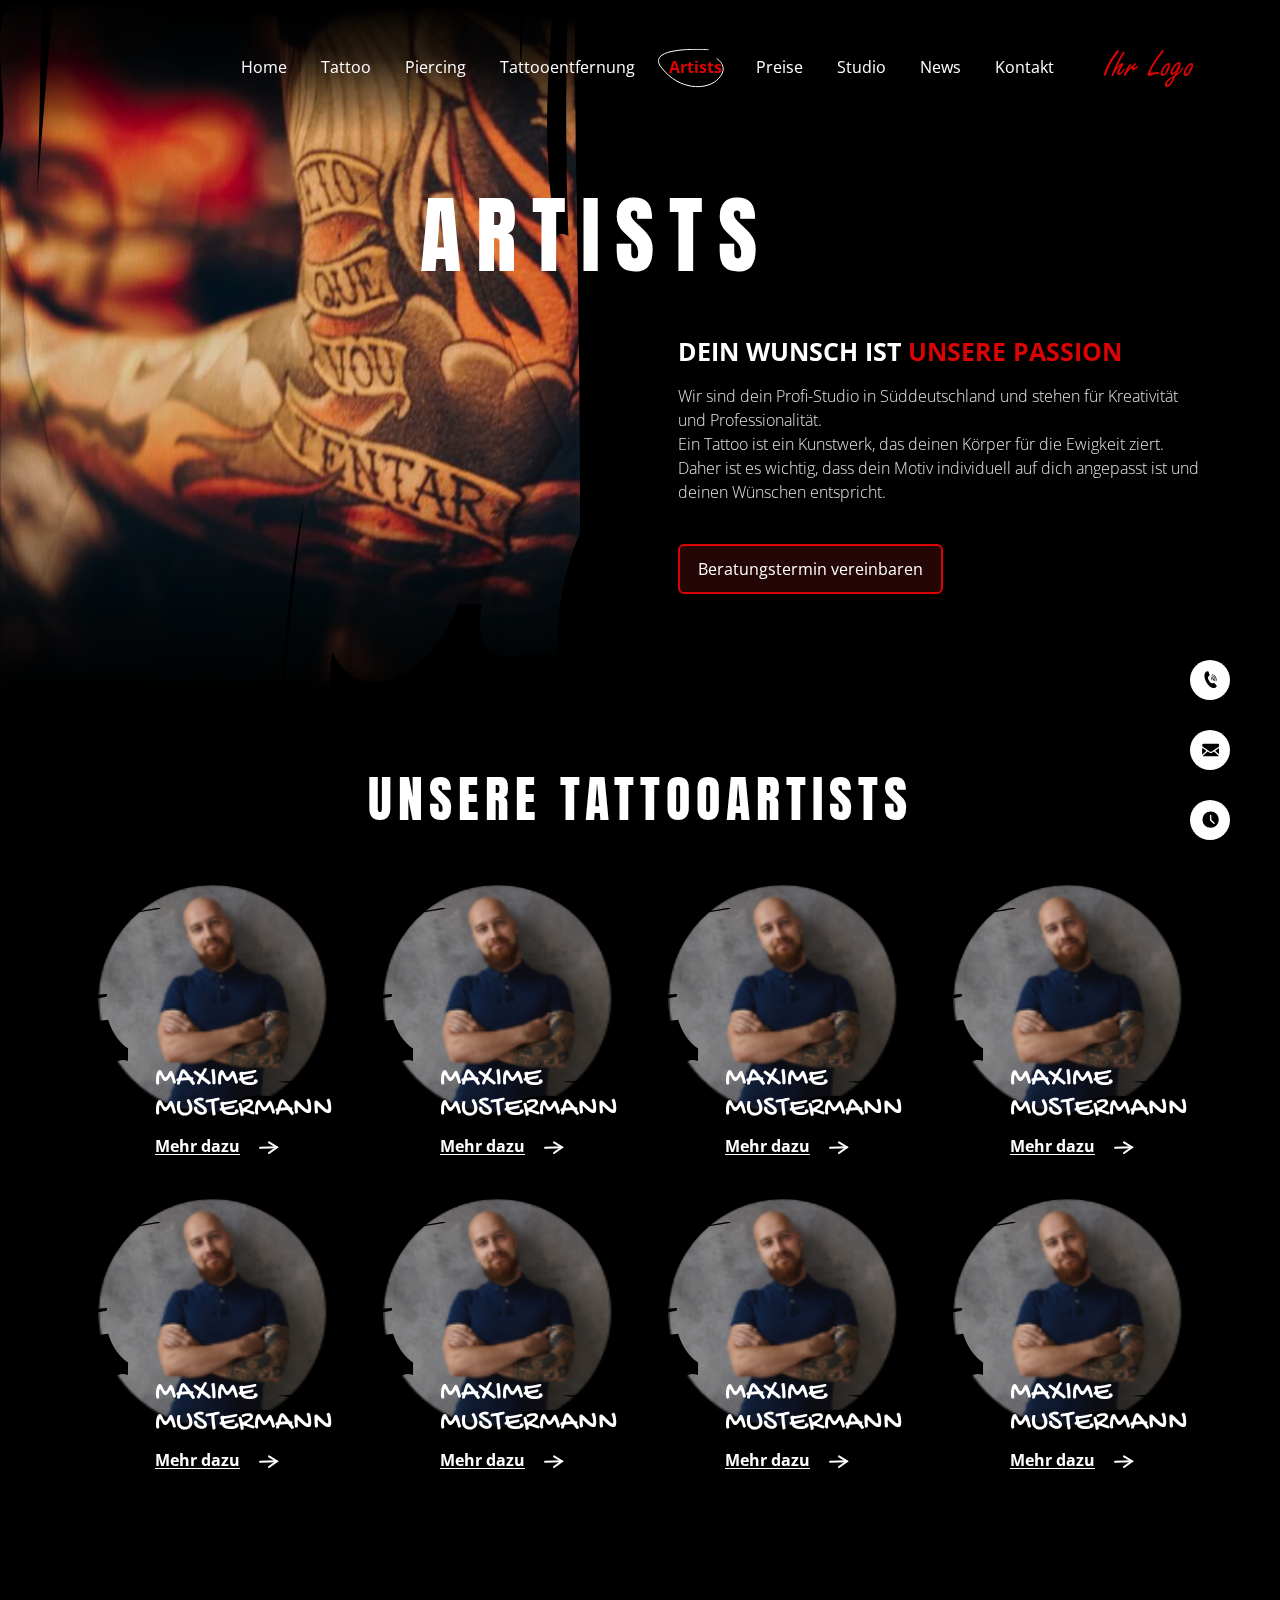
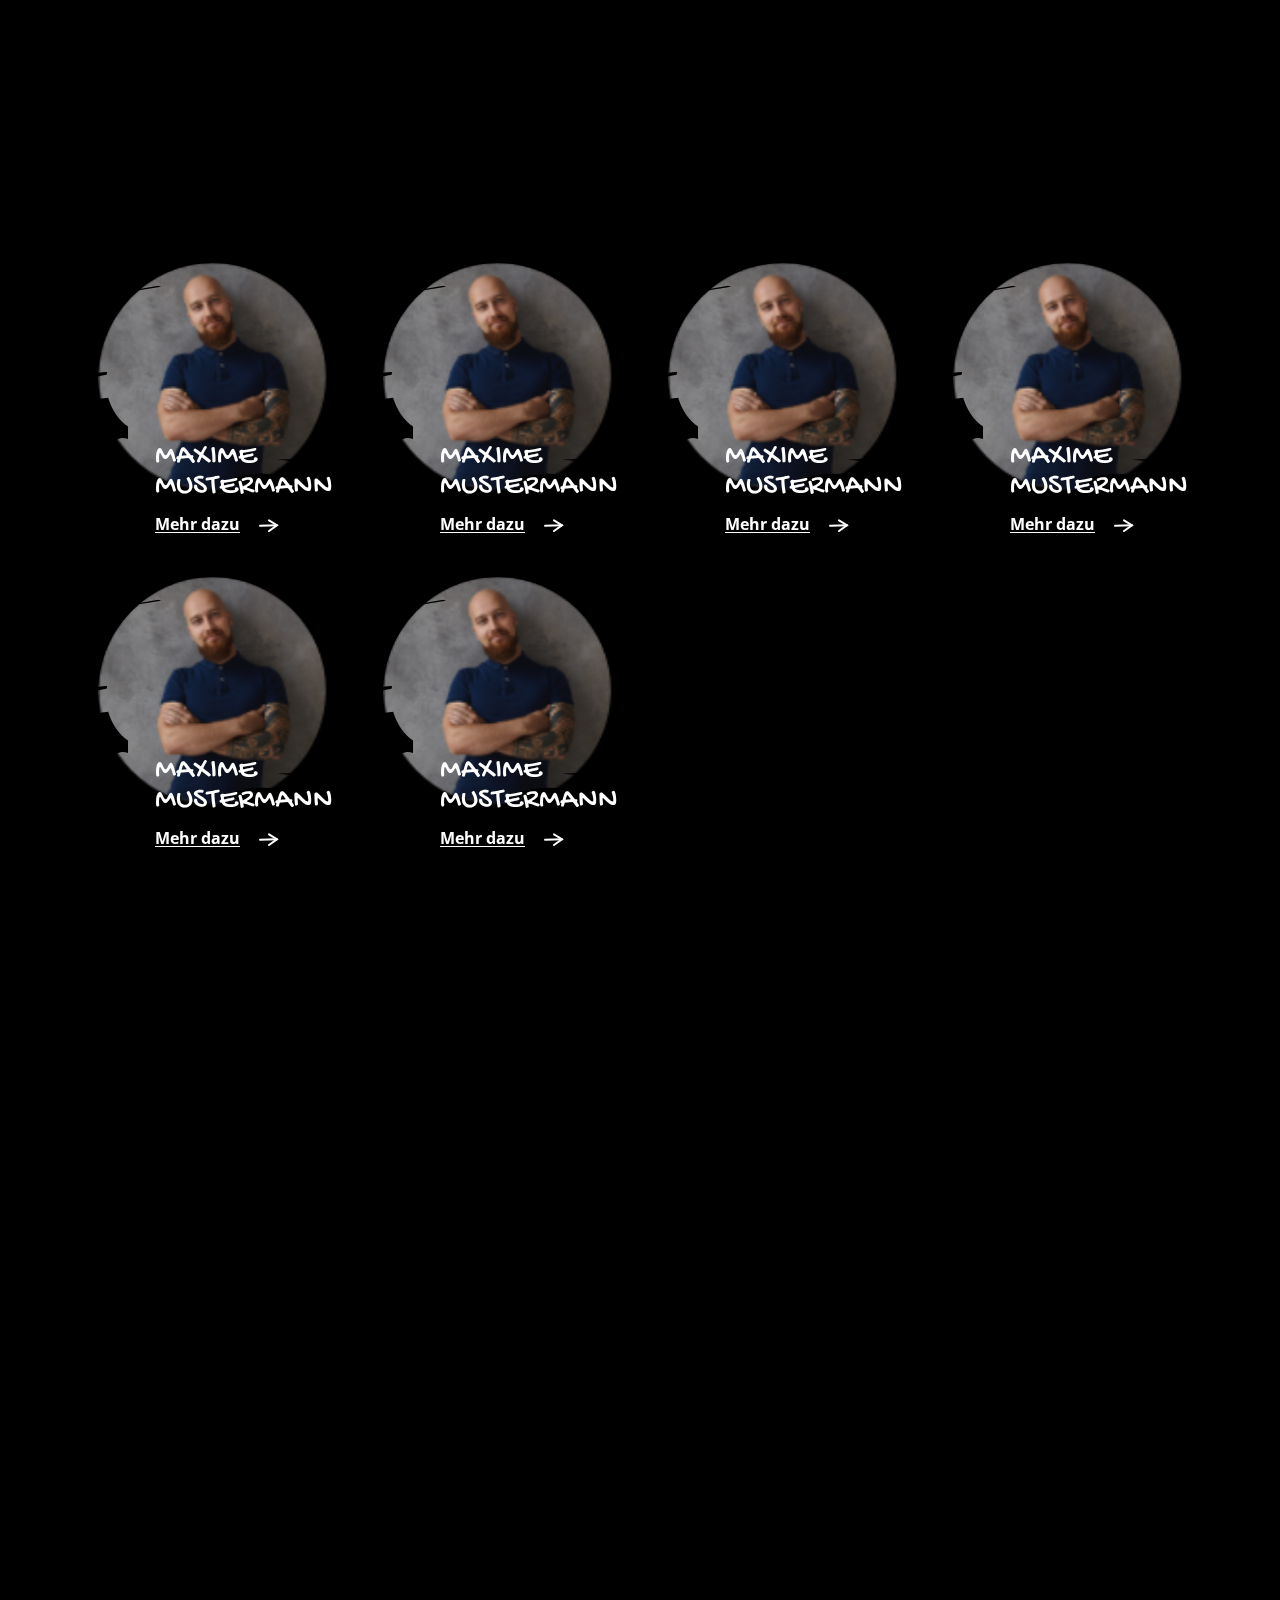
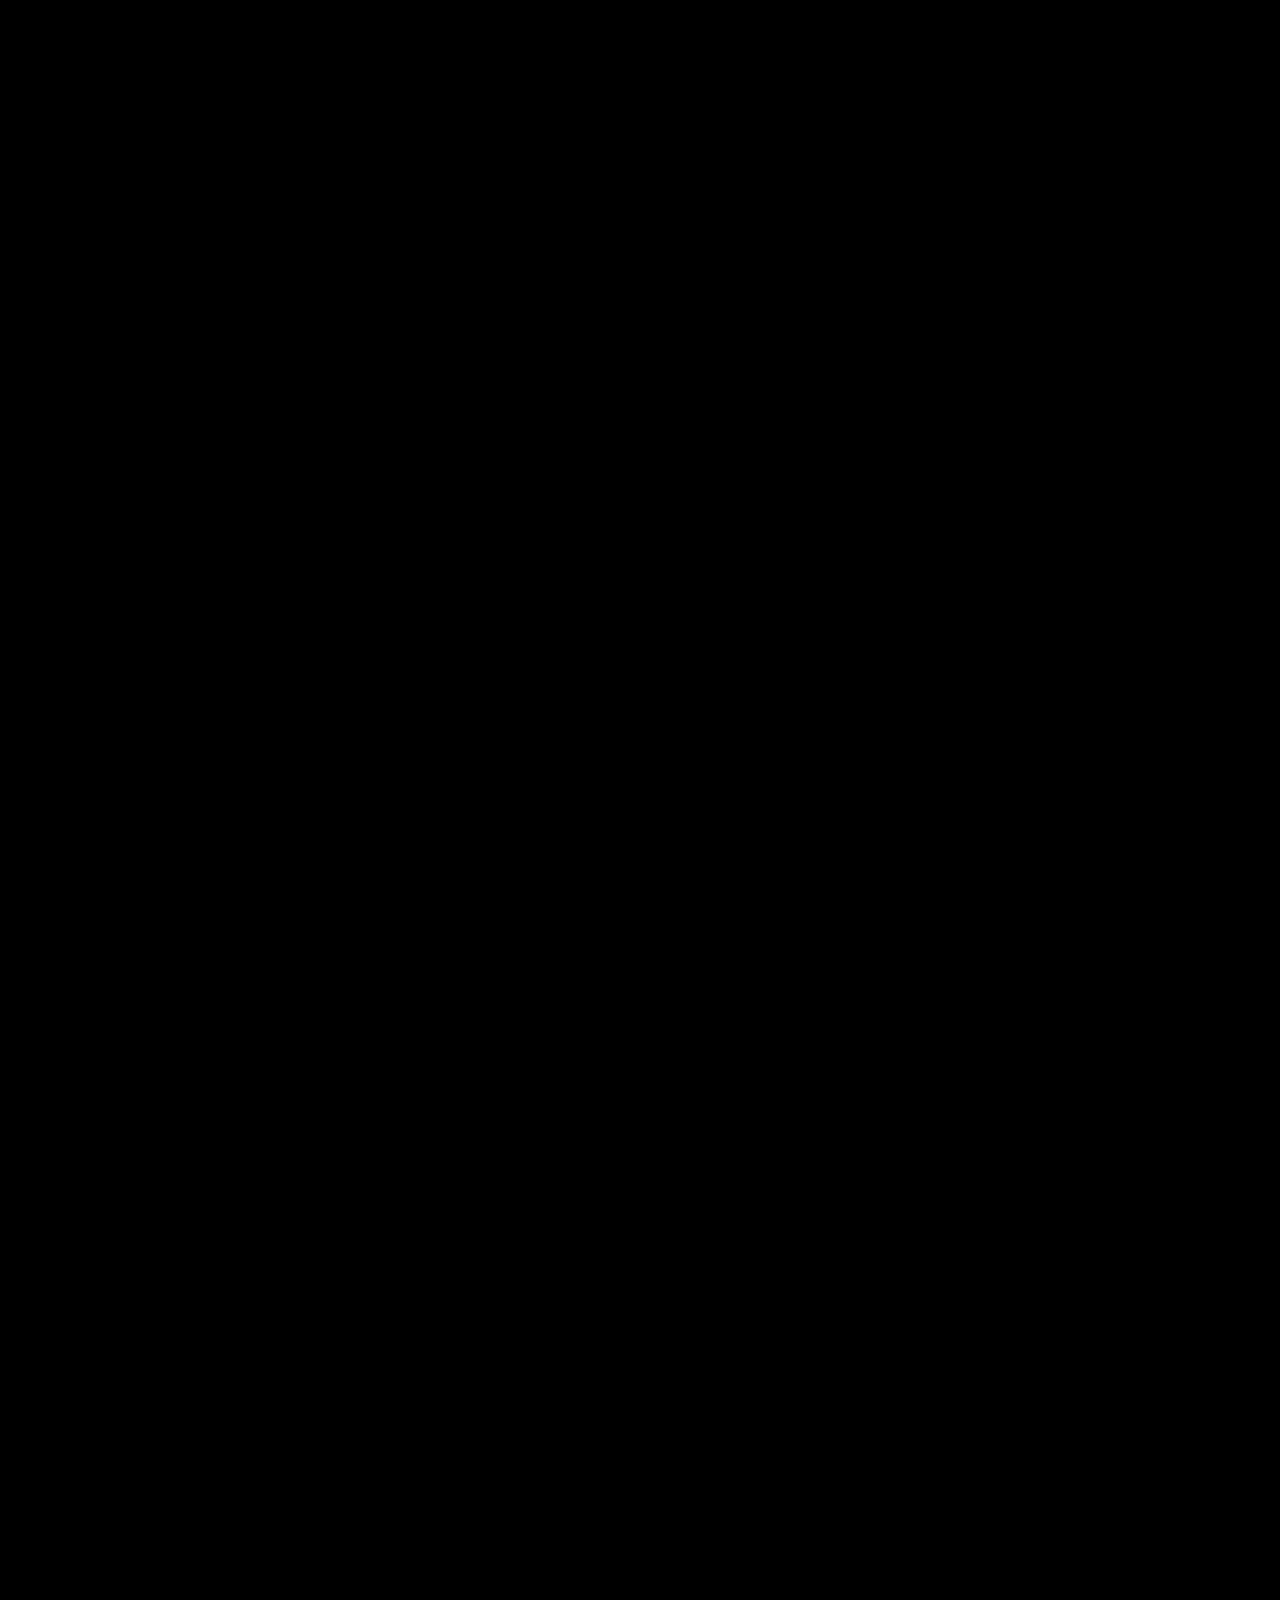
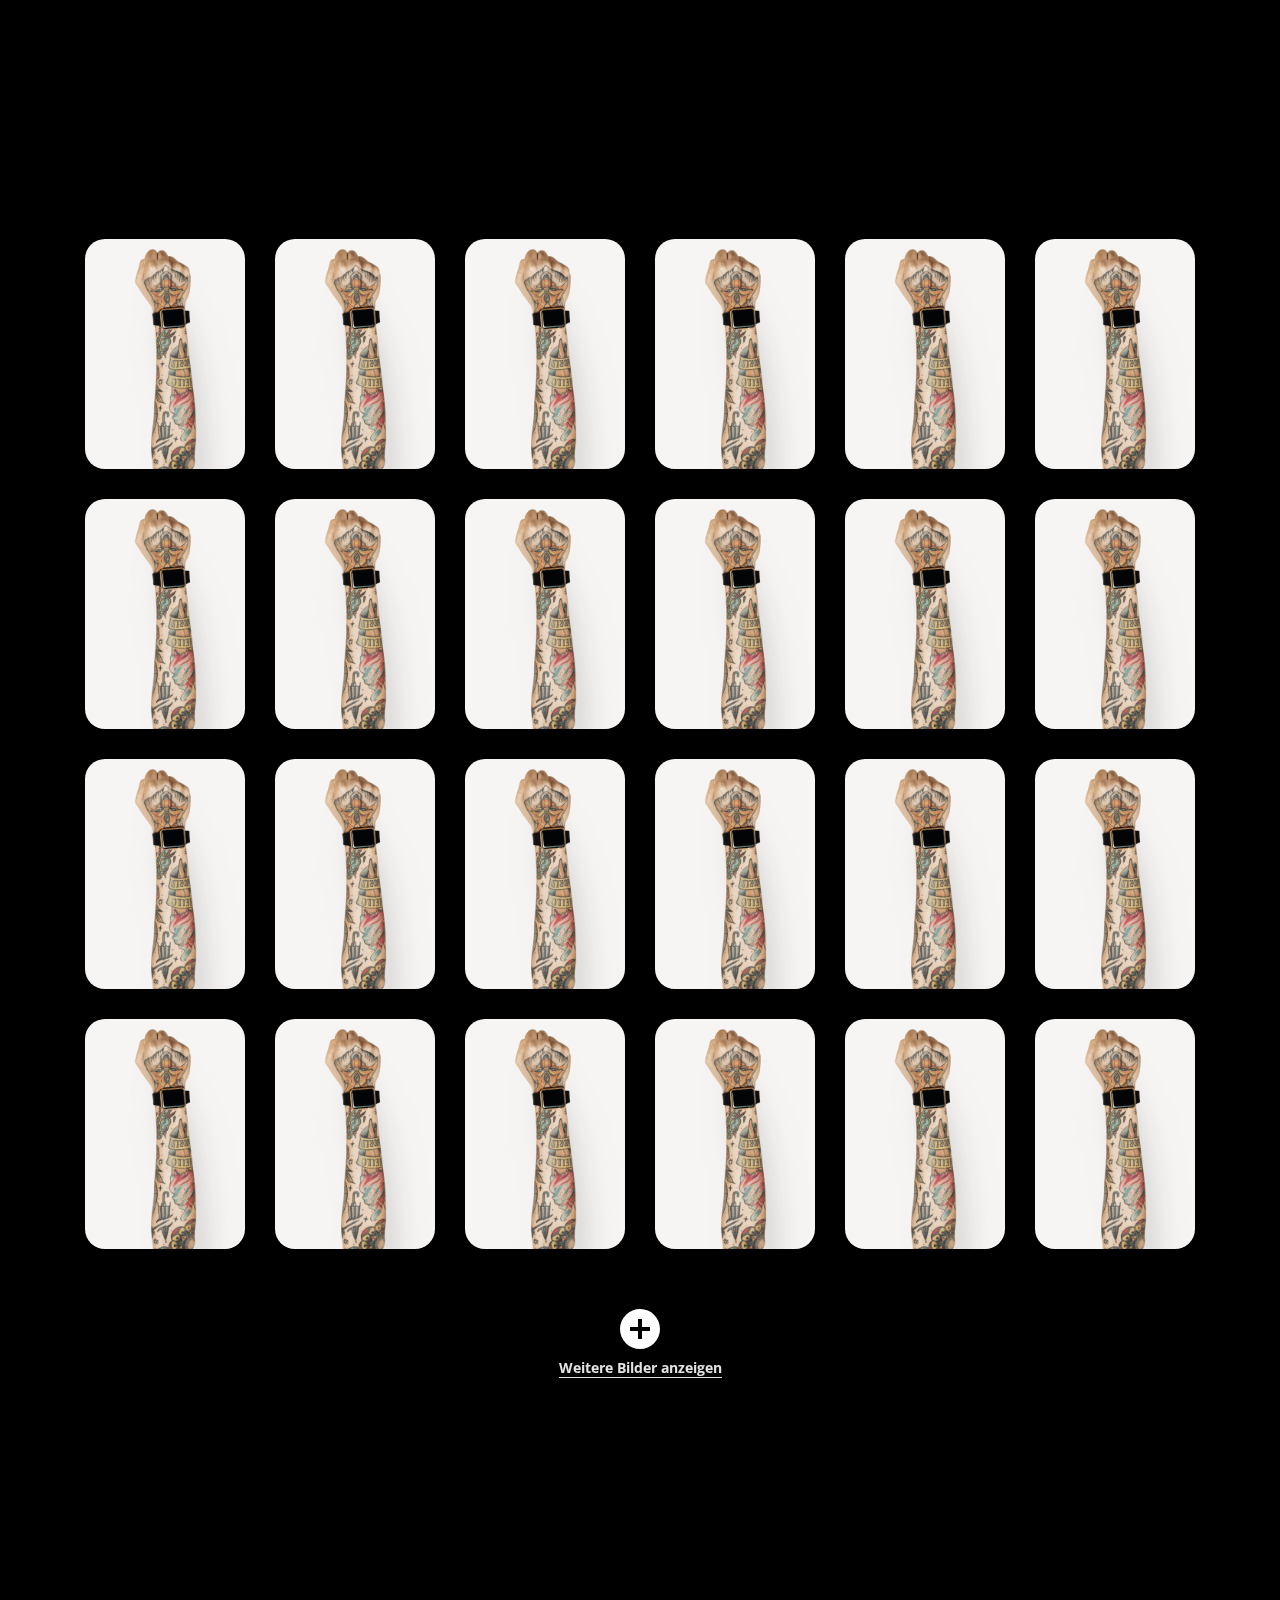
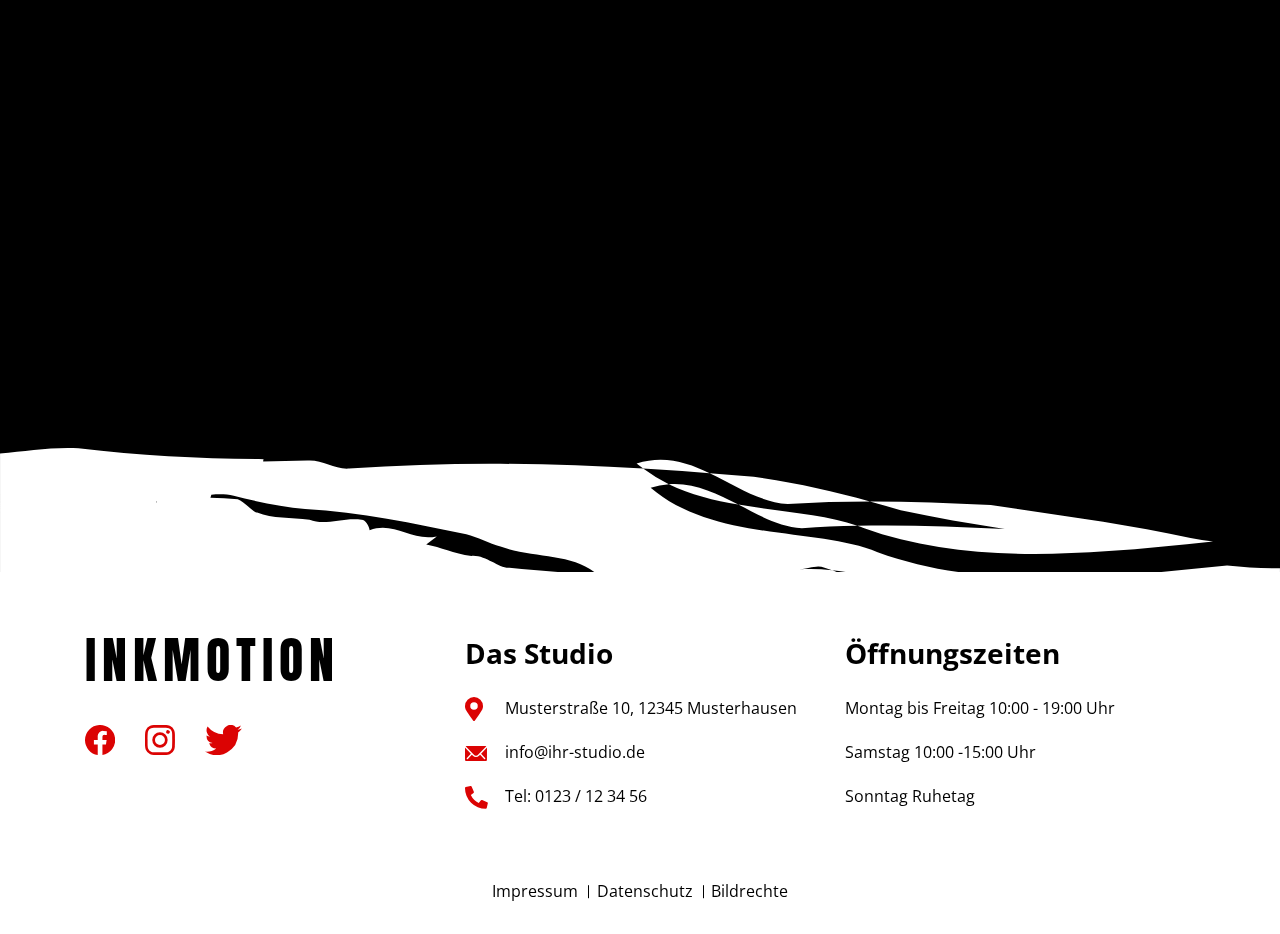
<file: artist.html>
<!DOCTYPE html>
<html lang="de">

<head>
	<title>Jaamo Inkmotion 1 - Artist</title>
	<meta charset="UTF-8">
	<meta name="description" content="">
	<meta name="keywords" content="">
	<meta name="viewport" content="width=device-width, initial-scale=1.0, maximum-scale=1.0, user-scalable=no">

	<!-- Favicon Link -->
	<link rel="icon" href="assets/images/favicon.png" type="image/gif" sizes="50x50">

	<!-- bootstrap CSS File-->
	<link rel="stylesheet" href="assets/css/bootstrap.min.css">
	<link rel="stylesheet" href="assets/css/font-awesome.min.css">

	<!-- Owl Slider Css -->
	<link rel="stylesheet" href="assets/css/owl.carousel.min.css">
	<link rel="stylesheet" href="assets/css/owl.theme.default.min.css">
	<link rel="stylesheet" href="https://cdn.jsdelivr.net/npm/@fancyapps/ui/dist/fancybox.css"/>
	<link rel="stylesheet" href="assets/css/jquery.mCustomScrollbar.min.css">

	<!-- Google Fonts -->
	<link href="https://fonts.googleapis.com/css2?family=Gochi+Hand&display=swap" rel="stylesheet">
	<link href="https://fonts.googleapis.com/css2?family=Anton&display=swap" rel="stylesheet">
	<link href="https://fonts.googleapis.com/css2?family=Open+Sans:wght@300;400;600;700;800&display=swap"
		rel="stylesheet">
	<link href="https://fonts.googleapis.com/css2?family=Gochi+Hand&display=swap" rel="stylesheet">

	<!-- Animation Css-->
	<link rel="stylesheet" href="assets/css/animate.css">

	<!-- Custom Style-->
	<link rel="stylesheet" href="assets/css/style.css">
	<link rel="stylesheet" href="assets/css/responsive.css">


</head>

<body>
	<!-- Main Wrapper Start-->
	<div class="main-wrapper artist-page">
		<!-- Header Wrapper Start-->
		<div class="header-wrapper">
			<header>
				<div class="container">
					<div class="header-block">
						<div class="menu-toggle-btn">
							<span></span>
							<span></span>
							<span></span>
						</div>
						<div class="inner-back-btn">
							<i class="fa fa-angle-left"></i>
						</div>
						<div class="menu-nav-block">
							<div class="menu-nav">
								<ul>
									<li >
										<a href="index.html">
											Home
											<span class="active--menu">
												<svg xmlns="http://www.w3.org/2000/svg" width="64.213" height="38.108" viewBox="0 0 64.213 38.108"> <path id="home" d="M736.13-171.826s-63.394-4.345-45.784,18.1S733.489-132,744.055-141.414s6.163-17.378,0-21.723" transform="translate(-686.723 172.746)" fill="none" stroke="#fff" stroke-width="1"/> </svg>
											</span>
										</a>
									</li>
									<li>
										<a href="leistungen.html">
											Tattoo
											<span class="active--menu">
												<svg xmlns="http://www.w3.org/2000/svg" width="64.213" height="38.108" viewBox="0 0 64.213 38.108"> <path id="home" d="M736.13-171.826s-63.394-4.345-45.784,18.1S733.489-132,744.055-141.414s6.163-17.378,0-21.723" transform="translate(-686.723 172.746)" fill="none" stroke="#fff" stroke-width="1"/> </svg>
											</span>
										</a>
									</li>
									<li>
										<a href="#0">
											Piercing
											<span class="active--menu">
												<svg xmlns="http://www.w3.org/2000/svg" width="88.262" height="44.271" viewBox="0 0 88.262 44.271"> <path id="piercing" d="M754.758-171.77s-87.556-5.066-63.235,21.108,59.586,25.33,74.179,14.354,8.512-20.264,0-25.33" transform="translate(-686.756 172.76)" fill="none" stroke="#fff" stroke-width="1"/> </svg>
											</span>
										</a>
									</li>
									<li>
										<a href="#0">
											Tattooentfernung
											<span class="active--menu">
												<svg xmlns="http://www.w3.org/2000/svg" width="174.059" height="46.876" viewBox="0 0 174.059 46.876"> <path id="tattooentfernung" d="M821.128-171.745s-173.642-5.381-125.408,22.42,118.173,26.9,147.113,15.246,16.882-21.524,0-26.9" transform="translate(-686.756 172.766)" fill="none" stroke="#fff" stroke-width="1"/> </svg>
											</span>
										</a>
									</li>
									<li class="has-submenu active">
										<a href="javascript:void(0)">
											Artists
											<span class="active--menu">
												<svg xmlns="http://www.w3.org/2000/svg" width="65.68" height="38.493" viewBox="0 0 65.68 38.493"> <path id="artist" d="M737.29-171.822s-64.9-4.39-46.87,18.29S734.586-131.585,745.4-141.1s6.31-17.558,0-21.948" transform="translate(-686.756 172.747)" fill="none" stroke="#fff" stroke-width="1"/> </svg>
											</span>
										</a>
										<div class="dropdown-submenu">
											<div class="submenu--inner--block">
												<div class="submenu--inner-col">
													<div class="submenu--inner--content">
														<p class="submenu--inner--heading">Tattooartists</p>
														<div class="artists--list--ul mCustomScrollbar">
															<ul>
																<li>
																	<a href="artist.html">
																		<div class="sub--artists--image">
																			<svg xmlns="http://www.w3.org/2000/svg" xmlns:xlink="http://www.w3.org/1999/xlink" width="311.999" height="309.002" viewBox="0 0 311.999 309.002">
																				<defs>
																					<style>.a1 {fill: url(#a);}</style>
																					<pattern id="a" preserveAspectRatio="xMidYMid slice" width="100%" height="100%" viewBox="0 0 566 677">
																						<image width="566" height="677" xlink:href="assets/images/home/sub-img-1.png" />
																					</pattern>
																				</defs>
																				<path class="a1" d="M24.739,241.392c2.948-3.351,7.888-4.564,15.991-2.4V222.313c-12.784-8.555-22.29-23.42-26.908-39.137q-5.687.617-11.394,1.316A157.634,157.634,0,0,1,0,156.861c0-.843.007-1.692.02-2.532q5.776-1.2,11.584-2.22.359-1.948.864-3.824c-4.121.315-8.215.618-12.285.944A156.141,156.141,0,0,1,55.623,37.163c10.062-1.142,20.071-2.594,30.016-4.483-1.264-.485-2.515-.977-3.774-1.484Q69.953,33.328,58.034,35.17A155.143,155.143,0,0,1,156,.5c86.157,0,156,70,156,156.361a156.03,156.03,0,0,1-44.516,109.377c-8.51.3-16.88.659-24.913.659,7.289.867,14.627,1.6,21.987,2.259A156.9,156.9,0,0,1,242.4,287.071c-20.219-1.821-40.577-1.284-61.432,6.161,2.077,2.224.845,5.624.414,8.32-.144.011-.282.016-.414.022.132-.005.27-.011.414-.022a8.947,8.947,0,0,0-.137,1.415,8.947,8.947,0,0,1,.137-1.415q18.974-1.341,37.5-1.551a154.741,154.741,0,0,1-20.353,7.341c-25.3.73-50.726,1.638-76.514,2.158a156.179,156.179,0,0,1-97.276-68.108Z" transform="translate(0 -0.498)"/>
																			</svg>
																		</div>
																		<div class="artists--name">MAXIME MUSTERMANN</div>
																	</a>
																</li>
																<li>
																	<a href="#0">
																		<div class="sub--artists--image">
																			<svg xmlns="http://www.w3.org/2000/svg" xmlns:xlink="http://www.w3.org/1999/xlink" width="311.999" height="309.002" viewBox="0 0 311.999 309.002">
																				<defs><style>.a2 {fill: url(#a2);}</style>
																					<pattern id="a2" preserveAspectRatio="xMidYMid slice" width="100%" height="100%" viewBox="0 0 566 677"><image width="566" height="677" xlink:href="assets/images/home/sub-img-2.png" /></pattern>
																				</defs>
																				<path class="a2" d="M24.739,241.392c2.948-3.351,7.888-4.564,15.991-2.4V222.313c-12.784-8.555-22.29-23.42-26.908-39.137q-5.687.617-11.394,1.316A157.634,157.634,0,0,1,0,156.861c0-.843.007-1.692.02-2.532q5.776-1.2,11.584-2.22.359-1.948.864-3.824c-4.121.315-8.215.618-12.285.944A156.141,156.141,0,0,1,55.623,37.163c10.062-1.142,20.071-2.594,30.016-4.483-1.264-.485-2.515-.977-3.774-1.484Q69.953,33.328,58.034,35.17A155.143,155.143,0,0,1,156,.5c86.157,0,156,70,156,156.361a156.03,156.03,0,0,1-44.516,109.377c-8.51.3-16.88.659-24.913.659,7.289.867,14.627,1.6,21.987,2.259A156.9,156.9,0,0,1,242.4,287.071c-20.219-1.821-40.577-1.284-61.432,6.161,2.077,2.224.845,5.624.414,8.32-.144.011-.282.016-.414.022.132-.005.27-.011.414-.022a8.947,8.947,0,0,0-.137,1.415,8.947,8.947,0,0,1,.137-1.415q18.974-1.341,37.5-1.551a154.741,154.741,0,0,1-20.353,7.341c-25.3.73-50.726,1.638-76.514,2.158a156.179,156.179,0,0,1-97.276-68.108Z" transform="translate(0 -0.498)"/>
																			</svg>
																		</div>
																		<div class="artists--name">MAXIME MUSTERMANN</div>
																	</a>
																</li>
																<li>
																	<a href="#0">
																		<div class="sub--artists--image">
																			<svg xmlns="http://www.w3.org/2000/svg" xmlns:xlink="http://www.w3.org/1999/xlink" width="311.999" height="309.002" viewBox="0 0 311.999 309.002">
																				<defs>
																					<style>.a3 {fill: url(#a3);}</style>
																					<pattern id="a3" preserveAspectRatio="xMidYMid slice" width="100%" height="100%" viewBox="0 0 566 677"><image width="566" height="677" xlink:href="assets/images/home/sub-img-3.png" /></pattern>
																				</defs>
																				<path class="a3" d="M24.739,241.392c2.948-3.351,7.888-4.564,15.991-2.4V222.313c-12.784-8.555-22.29-23.42-26.908-39.137q-5.687.617-11.394,1.316A157.634,157.634,0,0,1,0,156.861c0-.843.007-1.692.02-2.532q5.776-1.2,11.584-2.22.359-1.948.864-3.824c-4.121.315-8.215.618-12.285.944A156.141,156.141,0,0,1,55.623,37.163c10.062-1.142,20.071-2.594,30.016-4.483-1.264-.485-2.515-.977-3.774-1.484Q69.953,33.328,58.034,35.17A155.143,155.143,0,0,1,156,.5c86.157,0,156,70,156,156.361a156.03,156.03,0,0,1-44.516,109.377c-8.51.3-16.88.659-24.913.659,7.289.867,14.627,1.6,21.987,2.259A156.9,156.9,0,0,1,242.4,287.071c-20.219-1.821-40.577-1.284-61.432,6.161,2.077,2.224.845,5.624.414,8.32-.144.011-.282.016-.414.022.132-.005.27-.011.414-.022a8.947,8.947,0,0,0-.137,1.415,8.947,8.947,0,0,1,.137-1.415q18.974-1.341,37.5-1.551a154.741,154.741,0,0,1-20.353,7.341c-25.3.73-50.726,1.638-76.514,2.158a156.179,156.179,0,0,1-97.276-68.108Z" transform="translate(0 -0.498)"/>
																			</svg>
																		</div>
																		<div class="artists--name">MAXIME MUSTERMANN</div>
																	</a>
																</li>
																<li>
																	<a href="#0">
																		<div class="sub--artists--image">
																			<svg xmlns="http://www.w3.org/2000/svg" xmlns:xlink="http://www.w3.org/1999/xlink" width="311.999" height="309.002" viewBox="0 0 311.999 309.002">
																				<defs>
																					<style>.a4 {fill: url(#a4);}</style>
																					<pattern id="a4" preserveAspectRatio="xMidYMid slice" width="100%" height="100%" viewBox="0 0 566 677"><image width="566" height="677" xlink:href="assets/images/home/sub-img-4.png" /></pattern>
																				</defs>
																				<path class="a4" d="M24.739,241.392c2.948-3.351,7.888-4.564,15.991-2.4V222.313c-12.784-8.555-22.29-23.42-26.908-39.137q-5.687.617-11.394,1.316A157.634,157.634,0,0,1,0,156.861c0-.843.007-1.692.02-2.532q5.776-1.2,11.584-2.22.359-1.948.864-3.824c-4.121.315-8.215.618-12.285.944A156.141,156.141,0,0,1,55.623,37.163c10.062-1.142,20.071-2.594,30.016-4.483-1.264-.485-2.515-.977-3.774-1.484Q69.953,33.328,58.034,35.17A155.143,155.143,0,0,1,156,.5c86.157,0,156,70,156,156.361a156.03,156.03,0,0,1-44.516,109.377c-8.51.3-16.88.659-24.913.659,7.289.867,14.627,1.6,21.987,2.259A156.9,156.9,0,0,1,242.4,287.071c-20.219-1.821-40.577-1.284-61.432,6.161,2.077,2.224.845,5.624.414,8.32-.144.011-.282.016-.414.022.132-.005.27-.011.414-.022a8.947,8.947,0,0,0-.137,1.415,8.947,8.947,0,0,1,.137-1.415q18.974-1.341,37.5-1.551a154.741,154.741,0,0,1-20.353,7.341c-25.3.73-50.726,1.638-76.514,2.158a156.179,156.179,0,0,1-97.276-68.108Z" transform="translate(0 -0.498)"/>
																			</svg>
																		</div>
																		<div class="artists--name">MAXIME MUSTERMANN</div>
																	</a>
																</li>
																<li>
																	<a href="#0">
																		<div class="sub--artists--image">
																			<svg xmlns="http://www.w3.org/2000/svg" xmlns:xlink="http://www.w3.org/1999/xlink" width="311.999" height="309.002" viewBox="0 0 311.999 309.002">
																				<defs><style>.a2 {fill: url(#a2);}</style>
																					<pattern id="a2" preserveAspectRatio="xMidYMid slice" width="100%" height="100%" viewBox="0 0 566 677"><image width="566" height="677" xlink:href="assets/images/home/sub-img-2.png" /></pattern>
																				</defs>
																				<path class="a2" d="M24.739,241.392c2.948-3.351,7.888-4.564,15.991-2.4V222.313c-12.784-8.555-22.29-23.42-26.908-39.137q-5.687.617-11.394,1.316A157.634,157.634,0,0,1,0,156.861c0-.843.007-1.692.02-2.532q5.776-1.2,11.584-2.22.359-1.948.864-3.824c-4.121.315-8.215.618-12.285.944A156.141,156.141,0,0,1,55.623,37.163c10.062-1.142,20.071-2.594,30.016-4.483-1.264-.485-2.515-.977-3.774-1.484Q69.953,33.328,58.034,35.17A155.143,155.143,0,0,1,156,.5c86.157,0,156,70,156,156.361a156.03,156.03,0,0,1-44.516,109.377c-8.51.3-16.88.659-24.913.659,7.289.867,14.627,1.6,21.987,2.259A156.9,156.9,0,0,1,242.4,287.071c-20.219-1.821-40.577-1.284-61.432,6.161,2.077,2.224.845,5.624.414,8.32-.144.011-.282.016-.414.022.132-.005.27-.011.414-.022a8.947,8.947,0,0,0-.137,1.415,8.947,8.947,0,0,1,.137-1.415q18.974-1.341,37.5-1.551a154.741,154.741,0,0,1-20.353,7.341c-25.3.73-50.726,1.638-76.514,2.158a156.179,156.179,0,0,1-97.276-68.108Z" transform="translate(0 -0.498)"/>
																			</svg>
																		</div>
																		<div class="artists--name">MAXIME MUSTERMANN</div>
																	</a>
																</li>
																<li>
																	<a href="#0">
																		<div class="sub--artists--image">
																			<svg xmlns="http://www.w3.org/2000/svg" xmlns:xlink="http://www.w3.org/1999/xlink" width="311.999" height="309.002" viewBox="0 0 311.999 309.002">
																				<defs>
																					<style>.a1 {fill: url(#a);}</style>
																					<pattern id="a" preserveAspectRatio="xMidYMid slice" width="100%" height="100%" viewBox="0 0 566 677">
																						<image width="566" height="677" xlink:href="assets/images/home/sub-img-1.png" />
																					</pattern>
																				</defs>
																				<path class="a1" d="M24.739,241.392c2.948-3.351,7.888-4.564,15.991-2.4V222.313c-12.784-8.555-22.29-23.42-26.908-39.137q-5.687.617-11.394,1.316A157.634,157.634,0,0,1,0,156.861c0-.843.007-1.692.02-2.532q5.776-1.2,11.584-2.22.359-1.948.864-3.824c-4.121.315-8.215.618-12.285.944A156.141,156.141,0,0,1,55.623,37.163c10.062-1.142,20.071-2.594,30.016-4.483-1.264-.485-2.515-.977-3.774-1.484Q69.953,33.328,58.034,35.17A155.143,155.143,0,0,1,156,.5c86.157,0,156,70,156,156.361a156.03,156.03,0,0,1-44.516,109.377c-8.51.3-16.88.659-24.913.659,7.289.867,14.627,1.6,21.987,2.259A156.9,156.9,0,0,1,242.4,287.071c-20.219-1.821-40.577-1.284-61.432,6.161,2.077,2.224.845,5.624.414,8.32-.144.011-.282.016-.414.022.132-.005.27-.011.414-.022a8.947,8.947,0,0,0-.137,1.415,8.947,8.947,0,0,1,.137-1.415q18.974-1.341,37.5-1.551a154.741,154.741,0,0,1-20.353,7.341c-25.3.73-50.726,1.638-76.514,2.158a156.179,156.179,0,0,1-97.276-68.108Z" transform="translate(0 -0.498)"/>
																			</svg>
																		</div>
																		<div class="artists--name">MAXIME MUSTERMANN</div>
																	</a>
																</li>
																<li>
																	<a href="#0">
																		<div class="sub--artists--image">
																			<svg xmlns="http://www.w3.org/2000/svg" xmlns:xlink="http://www.w3.org/1999/xlink" width="311.999" height="309.002" viewBox="0 0 311.999 309.002">
																				<defs>
																					<style>.a4 {fill: url(#a4);}</style>
																					<pattern id="a4" preserveAspectRatio="xMidYMid slice" width="100%" height="100%" viewBox="0 0 566 677"><image width="566" height="677" xlink:href="assets/images/home/sub-img-4.png" /></pattern>
																				</defs>
																				<path class="a4" d="M24.739,241.392c2.948-3.351,7.888-4.564,15.991-2.4V222.313c-12.784-8.555-22.29-23.42-26.908-39.137q-5.687.617-11.394,1.316A157.634,157.634,0,0,1,0,156.861c0-.843.007-1.692.02-2.532q5.776-1.2,11.584-2.22.359-1.948.864-3.824c-4.121.315-8.215.618-12.285.944A156.141,156.141,0,0,1,55.623,37.163c10.062-1.142,20.071-2.594,30.016-4.483-1.264-.485-2.515-.977-3.774-1.484Q69.953,33.328,58.034,35.17A155.143,155.143,0,0,1,156,.5c86.157,0,156,70,156,156.361a156.03,156.03,0,0,1-44.516,109.377c-8.51.3-16.88.659-24.913.659,7.289.867,14.627,1.6,21.987,2.259A156.9,156.9,0,0,1,242.4,287.071c-20.219-1.821-40.577-1.284-61.432,6.161,2.077,2.224.845,5.624.414,8.32-.144.011-.282.016-.414.022.132-.005.27-.011.414-.022a8.947,8.947,0,0,0-.137,1.415,8.947,8.947,0,0,1,.137-1.415q18.974-1.341,37.5-1.551a154.741,154.741,0,0,1-20.353,7.341c-25.3.73-50.726,1.638-76.514,2.158a156.179,156.179,0,0,1-97.276-68.108Z" transform="translate(0 -0.498)"/>
																			</svg>
																		</div>
																		<div class="artists--name">MAXIME MUSTERMANN</div>
																	</a>
																</li>
																<li>
																	<a href="#0">
																		<div class="sub--artists--image">
																			<svg xmlns="http://www.w3.org/2000/svg" xmlns:xlink="http://www.w3.org/1999/xlink" width="311.999" height="309.002" viewBox="0 0 311.999 309.002">
																				<defs>
																					<style>.a3 {fill: url(#a3);}</style>
																					<pattern id="a3" preserveAspectRatio="xMidYMid slice" width="100%" height="100%" viewBox="0 0 566 677"><image width="566" height="677" xlink:href="assets/images/home/sub-img-3.png" /></pattern>
																				</defs>
																				<path class="a3" d="M24.739,241.392c2.948-3.351,7.888-4.564,15.991-2.4V222.313c-12.784-8.555-22.29-23.42-26.908-39.137q-5.687.617-11.394,1.316A157.634,157.634,0,0,1,0,156.861c0-.843.007-1.692.02-2.532q5.776-1.2,11.584-2.22.359-1.948.864-3.824c-4.121.315-8.215.618-12.285.944A156.141,156.141,0,0,1,55.623,37.163c10.062-1.142,20.071-2.594,30.016-4.483-1.264-.485-2.515-.977-3.774-1.484Q69.953,33.328,58.034,35.17A155.143,155.143,0,0,1,156,.5c86.157,0,156,70,156,156.361a156.03,156.03,0,0,1-44.516,109.377c-8.51.3-16.88.659-24.913.659,7.289.867,14.627,1.6,21.987,2.259A156.9,156.9,0,0,1,242.4,287.071c-20.219-1.821-40.577-1.284-61.432,6.161,2.077,2.224.845,5.624.414,8.32-.144.011-.282.016-.414.022.132-.005.27-.011.414-.022a8.947,8.947,0,0,0-.137,1.415,8.947,8.947,0,0,1,.137-1.415q18.974-1.341,37.5-1.551a154.741,154.741,0,0,1-20.353,7.341c-25.3.73-50.726,1.638-76.514,2.158a156.179,156.179,0,0,1-97.276-68.108Z" transform="translate(0 -0.498)"/>
																			</svg>
																		</div>
																		<div class="artists--name">MAXIME MUSTERMANN</div>
																	</a>
																</li>
																<li>
																	<a href="#0">
																		<div class="sub--artists--image">
																			<svg xmlns="http://www.w3.org/2000/svg" xmlns:xlink="http://www.w3.org/1999/xlink" width="311.999" height="309.002" viewBox="0 0 311.999 309.002">
																				<defs>
																					<style>.a1 {fill: url(#a);}</style>
																					<pattern id="a" preserveAspectRatio="xMidYMid slice" width="100%" height="100%" viewBox="0 0 566 677">
																						<image width="566" height="677" xlink:href="assets/images/home/sub-img-1.png" />
																					</pattern>
																				</defs>
																				<path class="a1" d="M24.739,241.392c2.948-3.351,7.888-4.564,15.991-2.4V222.313c-12.784-8.555-22.29-23.42-26.908-39.137q-5.687.617-11.394,1.316A157.634,157.634,0,0,1,0,156.861c0-.843.007-1.692.02-2.532q5.776-1.2,11.584-2.22.359-1.948.864-3.824c-4.121.315-8.215.618-12.285.944A156.141,156.141,0,0,1,55.623,37.163c10.062-1.142,20.071-2.594,30.016-4.483-1.264-.485-2.515-.977-3.774-1.484Q69.953,33.328,58.034,35.17A155.143,155.143,0,0,1,156,.5c86.157,0,156,70,156,156.361a156.03,156.03,0,0,1-44.516,109.377c-8.51.3-16.88.659-24.913.659,7.289.867,14.627,1.6,21.987,2.259A156.9,156.9,0,0,1,242.4,287.071c-20.219-1.821-40.577-1.284-61.432,6.161,2.077,2.224.845,5.624.414,8.32-.144.011-.282.016-.414.022.132-.005.27-.011.414-.022a8.947,8.947,0,0,0-.137,1.415,8.947,8.947,0,0,1,.137-1.415q18.974-1.341,37.5-1.551a154.741,154.741,0,0,1-20.353,7.341c-25.3.73-50.726,1.638-76.514,2.158a156.179,156.179,0,0,1-97.276-68.108Z" transform="translate(0 -0.498)"/>
																			</svg>
																		</div>
																		<div class="artists--name">MAXIME MUSTERMANN</div>
																	</a>
																</li>
																<li>
																	<a href="#0">
																		<div class="sub--artists--image">
																			<svg xmlns="http://www.w3.org/2000/svg" xmlns:xlink="http://www.w3.org/1999/xlink" width="311.999" height="309.002" viewBox="0 0 311.999 309.002">
																				<defs><style>.a2 {fill: url(#a2);}</style>
																					<pattern id="a2" preserveAspectRatio="xMidYMid slice" width="100%" height="100%" viewBox="0 0 566 677"><image width="566" height="677" xlink:href="assets/images/home/sub-img-2.png" /></pattern>
																				</defs>
																				<path class="a2" d="M24.739,241.392c2.948-3.351,7.888-4.564,15.991-2.4V222.313c-12.784-8.555-22.29-23.42-26.908-39.137q-5.687.617-11.394,1.316A157.634,157.634,0,0,1,0,156.861c0-.843.007-1.692.02-2.532q5.776-1.2,11.584-2.22.359-1.948.864-3.824c-4.121.315-8.215.618-12.285.944A156.141,156.141,0,0,1,55.623,37.163c10.062-1.142,20.071-2.594,30.016-4.483-1.264-.485-2.515-.977-3.774-1.484Q69.953,33.328,58.034,35.17A155.143,155.143,0,0,1,156,.5c86.157,0,156,70,156,156.361a156.03,156.03,0,0,1-44.516,109.377c-8.51.3-16.88.659-24.913.659,7.289.867,14.627,1.6,21.987,2.259A156.9,156.9,0,0,1,242.4,287.071c-20.219-1.821-40.577-1.284-61.432,6.161,2.077,2.224.845,5.624.414,8.32-.144.011-.282.016-.414.022.132-.005.27-.011.414-.022a8.947,8.947,0,0,0-.137,1.415,8.947,8.947,0,0,1,.137-1.415q18.974-1.341,37.5-1.551a154.741,154.741,0,0,1-20.353,7.341c-25.3.73-50.726,1.638-76.514,2.158a156.179,156.179,0,0,1-97.276-68.108Z" transform="translate(0 -0.498)"/>
																			</svg>
																		</div>
																		<div class="artists--name">MAXIME MUSTERMANN</div>
																	</a>
																</li>
																<li>
																	<a href="#0">
																		<div class="sub--artists--image">
																			<svg xmlns="http://www.w3.org/2000/svg" xmlns:xlink="http://www.w3.org/1999/xlink" width="311.999" height="309.002" viewBox="0 0 311.999 309.002">
																				<defs>
																					<style>.a3 {fill: url(#a3);}</style>
																					<pattern id="a3" preserveAspectRatio="xMidYMid slice" width="100%" height="100%" viewBox="0 0 566 677"><image width="566" height="677" xlink:href="assets/images/home/sub-img-3.png" /></pattern>
																				</defs>
																				<path class="a3" d="M24.739,241.392c2.948-3.351,7.888-4.564,15.991-2.4V222.313c-12.784-8.555-22.29-23.42-26.908-39.137q-5.687.617-11.394,1.316A157.634,157.634,0,0,1,0,156.861c0-.843.007-1.692.02-2.532q5.776-1.2,11.584-2.22.359-1.948.864-3.824c-4.121.315-8.215.618-12.285.944A156.141,156.141,0,0,1,55.623,37.163c10.062-1.142,20.071-2.594,30.016-4.483-1.264-.485-2.515-.977-3.774-1.484Q69.953,33.328,58.034,35.17A155.143,155.143,0,0,1,156,.5c86.157,0,156,70,156,156.361a156.03,156.03,0,0,1-44.516,109.377c-8.51.3-16.88.659-24.913.659,7.289.867,14.627,1.6,21.987,2.259A156.9,156.9,0,0,1,242.4,287.071c-20.219-1.821-40.577-1.284-61.432,6.161,2.077,2.224.845,5.624.414,8.32-.144.011-.282.016-.414.022.132-.005.27-.011.414-.022a8.947,8.947,0,0,0-.137,1.415,8.947,8.947,0,0,1,.137-1.415q18.974-1.341,37.5-1.551a154.741,154.741,0,0,1-20.353,7.341c-25.3.73-50.726,1.638-76.514,2.158a156.179,156.179,0,0,1-97.276-68.108Z" transform="translate(0 -0.498)"/>
																			</svg>
																		</div>
																		<div class="artists--name">MAXIME MUSTERMANN</div>
																	</a>
																</li>
																<li>
																	<a href="#0">
																		<div class="sub--artists--image">
																			<svg xmlns="http://www.w3.org/2000/svg" xmlns:xlink="http://www.w3.org/1999/xlink" width="311.999" height="309.002" viewBox="0 0 311.999 309.002">
																				<defs>
																					<style>.a4 {fill: url(#a4);}</style>
																					<pattern id="a4" preserveAspectRatio="xMidYMid slice" width="100%" height="100%" viewBox="0 0 566 677"><image width="566" height="677" xlink:href="assets/images/home/sub-img-4.png" /></pattern>
																				</defs>
																				<path class="a4" d="M24.739,241.392c2.948-3.351,7.888-4.564,15.991-2.4V222.313c-12.784-8.555-22.29-23.42-26.908-39.137q-5.687.617-11.394,1.316A157.634,157.634,0,0,1,0,156.861c0-.843.007-1.692.02-2.532q5.776-1.2,11.584-2.22.359-1.948.864-3.824c-4.121.315-8.215.618-12.285.944A156.141,156.141,0,0,1,55.623,37.163c10.062-1.142,20.071-2.594,30.016-4.483-1.264-.485-2.515-.977-3.774-1.484Q69.953,33.328,58.034,35.17A155.143,155.143,0,0,1,156,.5c86.157,0,156,70,156,156.361a156.03,156.03,0,0,1-44.516,109.377c-8.51.3-16.88.659-24.913.659,7.289.867,14.627,1.6,21.987,2.259A156.9,156.9,0,0,1,242.4,287.071c-20.219-1.821-40.577-1.284-61.432,6.161,2.077,2.224.845,5.624.414,8.32-.144.011-.282.016-.414.022.132-.005.27-.011.414-.022a8.947,8.947,0,0,0-.137,1.415,8.947,8.947,0,0,1,.137-1.415q18.974-1.341,37.5-1.551a154.741,154.741,0,0,1-20.353,7.341c-25.3.73-50.726,1.638-76.514,2.158a156.179,156.179,0,0,1-97.276-68.108Z" transform="translate(0 -0.498)"/>
																			</svg>
																		</div>
																		<div class="artists--name">MAXIME MUSTERMANN</div>
																	</a>
																</li>
															</ul>
														</div>
													</div>
												</div>
												<div class="submenu--inner-col">
													<div class="submenu--inner--content">
														<p class="submenu--inner--heading">Piercingartists</p>
														<div class="artists--list--ul mCustomScrollbar">
															<ul>
																<li>
																	<a href="#0">
																		<div class="sub--artists--image">
																			<svg xmlns="http://www.w3.org/2000/svg" xmlns:xlink="http://www.w3.org/1999/xlink" width="311.999" height="309.002" viewBox="0 0 311.999 309.002">
																				<defs>
																					<style>.a1 {fill: url(#a);}</style>
																					<pattern id="a" preserveAspectRatio="xMidYMid slice" width="100%" height="100%" viewBox="0 0 566 677">
																						<image width="566" height="677" xlink:href="assets/images/home/sub-img-1.png" />
																					</pattern>
																				</defs>
																				<path class="a1" d="M24.739,241.392c2.948-3.351,7.888-4.564,15.991-2.4V222.313c-12.784-8.555-22.29-23.42-26.908-39.137q-5.687.617-11.394,1.316A157.634,157.634,0,0,1,0,156.861c0-.843.007-1.692.02-2.532q5.776-1.2,11.584-2.22.359-1.948.864-3.824c-4.121.315-8.215.618-12.285.944A156.141,156.141,0,0,1,55.623,37.163c10.062-1.142,20.071-2.594,30.016-4.483-1.264-.485-2.515-.977-3.774-1.484Q69.953,33.328,58.034,35.17A155.143,155.143,0,0,1,156,.5c86.157,0,156,70,156,156.361a156.03,156.03,0,0,1-44.516,109.377c-8.51.3-16.88.659-24.913.659,7.289.867,14.627,1.6,21.987,2.259A156.9,156.9,0,0,1,242.4,287.071c-20.219-1.821-40.577-1.284-61.432,6.161,2.077,2.224.845,5.624.414,8.32-.144.011-.282.016-.414.022.132-.005.27-.011.414-.022a8.947,8.947,0,0,0-.137,1.415,8.947,8.947,0,0,1,.137-1.415q18.974-1.341,37.5-1.551a154.741,154.741,0,0,1-20.353,7.341c-25.3.73-50.726,1.638-76.514,2.158a156.179,156.179,0,0,1-97.276-68.108Z" transform="translate(0 -0.498)"/>
																			</svg>
																		</div>
																		<div class="artists--name">MAXIME MUSTERMANN</div>
																	</a>
																</li>
																<li>
																	<a href="#0">
																		<div class="sub--artists--image">
																			<svg xmlns="http://www.w3.org/2000/svg" xmlns:xlink="http://www.w3.org/1999/xlink" width="311.999" height="309.002" viewBox="0 0 311.999 309.002">
																				<defs><style>.a2 {fill: url(#a2);}</style>
																					<pattern id="a2" preserveAspectRatio="xMidYMid slice" width="100%" height="100%" viewBox="0 0 566 677"><image width="566" height="677" xlink:href="assets/images/home/sub-img-2.png" /></pattern>
																				</defs>
																				<path class="a2" d="M24.739,241.392c2.948-3.351,7.888-4.564,15.991-2.4V222.313c-12.784-8.555-22.29-23.42-26.908-39.137q-5.687.617-11.394,1.316A157.634,157.634,0,0,1,0,156.861c0-.843.007-1.692.02-2.532q5.776-1.2,11.584-2.22.359-1.948.864-3.824c-4.121.315-8.215.618-12.285.944A156.141,156.141,0,0,1,55.623,37.163c10.062-1.142,20.071-2.594,30.016-4.483-1.264-.485-2.515-.977-3.774-1.484Q69.953,33.328,58.034,35.17A155.143,155.143,0,0,1,156,.5c86.157,0,156,70,156,156.361a156.03,156.03,0,0,1-44.516,109.377c-8.51.3-16.88.659-24.913.659,7.289.867,14.627,1.6,21.987,2.259A156.9,156.9,0,0,1,242.4,287.071c-20.219-1.821-40.577-1.284-61.432,6.161,2.077,2.224.845,5.624.414,8.32-.144.011-.282.016-.414.022.132-.005.27-.011.414-.022a8.947,8.947,0,0,0-.137,1.415,8.947,8.947,0,0,1,.137-1.415q18.974-1.341,37.5-1.551a154.741,154.741,0,0,1-20.353,7.341c-25.3.73-50.726,1.638-76.514,2.158a156.179,156.179,0,0,1-97.276-68.108Z" transform="translate(0 -0.498)"/>
																			</svg>
																		</div>
																		<div class="artists--name">MAXIME MUSTERMANN</div>
																	</a>
																</li>
																<li>
																	<a href="#0">
																		<div class="sub--artists--image">
																			<svg xmlns="http://www.w3.org/2000/svg" xmlns:xlink="http://www.w3.org/1999/xlink" width="311.999" height="309.002" viewBox="0 0 311.999 309.002">
																				<defs>
																					<style>.a3 {fill: url(#a3);}</style>
																					<pattern id="a3" preserveAspectRatio="xMidYMid slice" width="100%" height="100%" viewBox="0 0 566 677"><image width="566" height="677" xlink:href="assets/images/home/sub-img-3.png" /></pattern>
																				</defs>
																				<path class="a3" d="M24.739,241.392c2.948-3.351,7.888-4.564,15.991-2.4V222.313c-12.784-8.555-22.29-23.42-26.908-39.137q-5.687.617-11.394,1.316A157.634,157.634,0,0,1,0,156.861c0-.843.007-1.692.02-2.532q5.776-1.2,11.584-2.22.359-1.948.864-3.824c-4.121.315-8.215.618-12.285.944A156.141,156.141,0,0,1,55.623,37.163c10.062-1.142,20.071-2.594,30.016-4.483-1.264-.485-2.515-.977-3.774-1.484Q69.953,33.328,58.034,35.17A155.143,155.143,0,0,1,156,.5c86.157,0,156,70,156,156.361a156.03,156.03,0,0,1-44.516,109.377c-8.51.3-16.88.659-24.913.659,7.289.867,14.627,1.6,21.987,2.259A156.9,156.9,0,0,1,242.4,287.071c-20.219-1.821-40.577-1.284-61.432,6.161,2.077,2.224.845,5.624.414,8.32-.144.011-.282.016-.414.022.132-.005.27-.011.414-.022a8.947,8.947,0,0,0-.137,1.415,8.947,8.947,0,0,1,.137-1.415q18.974-1.341,37.5-1.551a154.741,154.741,0,0,1-20.353,7.341c-25.3.73-50.726,1.638-76.514,2.158a156.179,156.179,0,0,1-97.276-68.108Z" transform="translate(0 -0.498)"/>
																			</svg>
																		</div>
																		<div class="artists--name">MAXIME MUSTERMANN</div>
																	</a>
																</li>
																<li>
																	<a href="#0">
																		<div class="sub--artists--image">
																			<svg xmlns="http://www.w3.org/2000/svg" xmlns:xlink="http://www.w3.org/1999/xlink" width="311.999" height="309.002" viewBox="0 0 311.999 309.002">
																				<defs>
																					<style>.a4 {fill: url(#a4);}</style>
																					<pattern id="a4" preserveAspectRatio="xMidYMid slice" width="100%" height="100%" viewBox="0 0 566 677"><image width="566" height="677" xlink:href="assets/images/home/sub-img-4.png" /></pattern>
																				</defs>
																				<path class="a4" d="M24.739,241.392c2.948-3.351,7.888-4.564,15.991-2.4V222.313c-12.784-8.555-22.29-23.42-26.908-39.137q-5.687.617-11.394,1.316A157.634,157.634,0,0,1,0,156.861c0-.843.007-1.692.02-2.532q5.776-1.2,11.584-2.22.359-1.948.864-3.824c-4.121.315-8.215.618-12.285.944A156.141,156.141,0,0,1,55.623,37.163c10.062-1.142,20.071-2.594,30.016-4.483-1.264-.485-2.515-.977-3.774-1.484Q69.953,33.328,58.034,35.17A155.143,155.143,0,0,1,156,.5c86.157,0,156,70,156,156.361a156.03,156.03,0,0,1-44.516,109.377c-8.51.3-16.88.659-24.913.659,7.289.867,14.627,1.6,21.987,2.259A156.9,156.9,0,0,1,242.4,287.071c-20.219-1.821-40.577-1.284-61.432,6.161,2.077,2.224.845,5.624.414,8.32-.144.011-.282.016-.414.022.132-.005.27-.011.414-.022a8.947,8.947,0,0,0-.137,1.415,8.947,8.947,0,0,1,.137-1.415q18.974-1.341,37.5-1.551a154.741,154.741,0,0,1-20.353,7.341c-25.3.73-50.726,1.638-76.514,2.158a156.179,156.179,0,0,1-97.276-68.108Z" transform="translate(0 -0.498)"/>
																			</svg>
																		</div>
																		<div class="artists--name">MAXIME MUSTERMANN</div>
																	</a>
																</li>
																<li>
																	<a href="#0">
																		<div class="sub--artists--image">
																			<svg xmlns="http://www.w3.org/2000/svg" xmlns:xlink="http://www.w3.org/1999/xlink" width="311.999" height="309.002" viewBox="0 0 311.999 309.002">
																				<defs><style>.a2 {fill: url(#a2);}</style>
																					<pattern id="a2" preserveAspectRatio="xMidYMid slice" width="100%" height="100%" viewBox="0 0 566 677"><image width="566" height="677" xlink:href="assets/images/home/sub-img-2.png" /></pattern>
																				</defs>
																				<path class="a2" d="M24.739,241.392c2.948-3.351,7.888-4.564,15.991-2.4V222.313c-12.784-8.555-22.29-23.42-26.908-39.137q-5.687.617-11.394,1.316A157.634,157.634,0,0,1,0,156.861c0-.843.007-1.692.02-2.532q5.776-1.2,11.584-2.22.359-1.948.864-3.824c-4.121.315-8.215.618-12.285.944A156.141,156.141,0,0,1,55.623,37.163c10.062-1.142,20.071-2.594,30.016-4.483-1.264-.485-2.515-.977-3.774-1.484Q69.953,33.328,58.034,35.17A155.143,155.143,0,0,1,156,.5c86.157,0,156,70,156,156.361a156.03,156.03,0,0,1-44.516,109.377c-8.51.3-16.88.659-24.913.659,7.289.867,14.627,1.6,21.987,2.259A156.9,156.9,0,0,1,242.4,287.071c-20.219-1.821-40.577-1.284-61.432,6.161,2.077,2.224.845,5.624.414,8.32-.144.011-.282.016-.414.022.132-.005.27-.011.414-.022a8.947,8.947,0,0,0-.137,1.415,8.947,8.947,0,0,1,.137-1.415q18.974-1.341,37.5-1.551a154.741,154.741,0,0,1-20.353,7.341c-25.3.73-50.726,1.638-76.514,2.158a156.179,156.179,0,0,1-97.276-68.108Z" transform="translate(0 -0.498)"/>
																			</svg>
																		</div>
																		<div class="artists--name">MAXIME MUSTERMANN</div>
																	</a>
																</li>
																<li>
																	<a href="#0">
																		<div class="sub--artists--image">
																			<svg xmlns="http://www.w3.org/2000/svg" xmlns:xlink="http://www.w3.org/1999/xlink" width="311.999" height="309.002" viewBox="0 0 311.999 309.002">
																				<defs>
																					<style>.a1 {fill: url(#a);}</style>
																					<pattern id="a" preserveAspectRatio="xMidYMid slice" width="100%" height="100%" viewBox="0 0 566 677">
																						<image width="566" height="677" xlink:href="assets/images/home/sub-img-1.png" />
																					</pattern>
																				</defs>
																				<path class="a1" d="M24.739,241.392c2.948-3.351,7.888-4.564,15.991-2.4V222.313c-12.784-8.555-22.29-23.42-26.908-39.137q-5.687.617-11.394,1.316A157.634,157.634,0,0,1,0,156.861c0-.843.007-1.692.02-2.532q5.776-1.2,11.584-2.22.359-1.948.864-3.824c-4.121.315-8.215.618-12.285.944A156.141,156.141,0,0,1,55.623,37.163c10.062-1.142,20.071-2.594,30.016-4.483-1.264-.485-2.515-.977-3.774-1.484Q69.953,33.328,58.034,35.17A155.143,155.143,0,0,1,156,.5c86.157,0,156,70,156,156.361a156.03,156.03,0,0,1-44.516,109.377c-8.51.3-16.88.659-24.913.659,7.289.867,14.627,1.6,21.987,2.259A156.9,156.9,0,0,1,242.4,287.071c-20.219-1.821-40.577-1.284-61.432,6.161,2.077,2.224.845,5.624.414,8.32-.144.011-.282.016-.414.022.132-.005.27-.011.414-.022a8.947,8.947,0,0,0-.137,1.415,8.947,8.947,0,0,1,.137-1.415q18.974-1.341,37.5-1.551a154.741,154.741,0,0,1-20.353,7.341c-25.3.73-50.726,1.638-76.514,2.158a156.179,156.179,0,0,1-97.276-68.108Z" transform="translate(0 -0.498)"/>
																			</svg>
																		</div>
																		<div class="artists--name">MAXIME MUSTERMANN</div>
																	</a>
																</li>
																<li>
																	<a href="#0">
																		<div class="sub--artists--image">
																			<svg xmlns="http://www.w3.org/2000/svg" xmlns:xlink="http://www.w3.org/1999/xlink" width="311.999" height="309.002" viewBox="0 0 311.999 309.002">
																				<defs>
																					<style>.a4 {fill: url(#a4);}</style>
																					<pattern id="a4" preserveAspectRatio="xMidYMid slice" width="100%" height="100%" viewBox="0 0 566 677"><image width="566" height="677" xlink:href="assets/images/home/sub-img-4.png" /></pattern>
																				</defs>
																				<path class="a4" d="M24.739,241.392c2.948-3.351,7.888-4.564,15.991-2.4V222.313c-12.784-8.555-22.29-23.42-26.908-39.137q-5.687.617-11.394,1.316A157.634,157.634,0,0,1,0,156.861c0-.843.007-1.692.02-2.532q5.776-1.2,11.584-2.22.359-1.948.864-3.824c-4.121.315-8.215.618-12.285.944A156.141,156.141,0,0,1,55.623,37.163c10.062-1.142,20.071-2.594,30.016-4.483-1.264-.485-2.515-.977-3.774-1.484Q69.953,33.328,58.034,35.17A155.143,155.143,0,0,1,156,.5c86.157,0,156,70,156,156.361a156.03,156.03,0,0,1-44.516,109.377c-8.51.3-16.88.659-24.913.659,7.289.867,14.627,1.6,21.987,2.259A156.9,156.9,0,0,1,242.4,287.071c-20.219-1.821-40.577-1.284-61.432,6.161,2.077,2.224.845,5.624.414,8.32-.144.011-.282.016-.414.022.132-.005.27-.011.414-.022a8.947,8.947,0,0,0-.137,1.415,8.947,8.947,0,0,1,.137-1.415q18.974-1.341,37.5-1.551a154.741,154.741,0,0,1-20.353,7.341c-25.3.73-50.726,1.638-76.514,2.158a156.179,156.179,0,0,1-97.276-68.108Z" transform="translate(0 -0.498)"/>
																			</svg>
																		</div>
																		<div class="artists--name">MAXIME MUSTERMANN</div>
																	</a>
																</li>
																<li>
																	<a href="#0">
																		<div class="sub--artists--image">
																			<svg xmlns="http://www.w3.org/2000/svg" xmlns:xlink="http://www.w3.org/1999/xlink" width="311.999" height="309.002" viewBox="0 0 311.999 309.002">
																				<defs>
																					<style>.a3 {fill: url(#a3);}</style>
																					<pattern id="a3" preserveAspectRatio="xMidYMid slice" width="100%" height="100%" viewBox="0 0 566 677"><image width="566" height="677" xlink:href="assets/images/home/sub-img-3.png" /></pattern>
																				</defs>
																				<path class="a3" d="M24.739,241.392c2.948-3.351,7.888-4.564,15.991-2.4V222.313c-12.784-8.555-22.29-23.42-26.908-39.137q-5.687.617-11.394,1.316A157.634,157.634,0,0,1,0,156.861c0-.843.007-1.692.02-2.532q5.776-1.2,11.584-2.22.359-1.948.864-3.824c-4.121.315-8.215.618-12.285.944A156.141,156.141,0,0,1,55.623,37.163c10.062-1.142,20.071-2.594,30.016-4.483-1.264-.485-2.515-.977-3.774-1.484Q69.953,33.328,58.034,35.17A155.143,155.143,0,0,1,156,.5c86.157,0,156,70,156,156.361a156.03,156.03,0,0,1-44.516,109.377c-8.51.3-16.88.659-24.913.659,7.289.867,14.627,1.6,21.987,2.259A156.9,156.9,0,0,1,242.4,287.071c-20.219-1.821-40.577-1.284-61.432,6.161,2.077,2.224.845,5.624.414,8.32-.144.011-.282.016-.414.022.132-.005.27-.011.414-.022a8.947,8.947,0,0,0-.137,1.415,8.947,8.947,0,0,1,.137-1.415q18.974-1.341,37.5-1.551a154.741,154.741,0,0,1-20.353,7.341c-25.3.73-50.726,1.638-76.514,2.158a156.179,156.179,0,0,1-97.276-68.108Z" transform="translate(0 -0.498)"/>
																			</svg>
																		</div>
																		<div class="artists--name">MAXIME MUSTERMANN</div>
																	</a>
																</li>
																<li>
																	<a href="#0">
																		<div class="sub--artists--image">
																			<svg xmlns="http://www.w3.org/2000/svg" xmlns:xlink="http://www.w3.org/1999/xlink" width="311.999" height="309.002" viewBox="0 0 311.999 309.002">
																				<defs>
																					<style>.a1 {fill: url(#a);}</style>
																					<pattern id="a" preserveAspectRatio="xMidYMid slice" width="100%" height="100%" viewBox="0 0 566 677">
																						<image width="566" height="677" xlink:href="assets/images/home/sub-img-1.png" />
																					</pattern>
																				</defs>
																				<path class="a1" d="M24.739,241.392c2.948-3.351,7.888-4.564,15.991-2.4V222.313c-12.784-8.555-22.29-23.42-26.908-39.137q-5.687.617-11.394,1.316A157.634,157.634,0,0,1,0,156.861c0-.843.007-1.692.02-2.532q5.776-1.2,11.584-2.22.359-1.948.864-3.824c-4.121.315-8.215.618-12.285.944A156.141,156.141,0,0,1,55.623,37.163c10.062-1.142,20.071-2.594,30.016-4.483-1.264-.485-2.515-.977-3.774-1.484Q69.953,33.328,58.034,35.17A155.143,155.143,0,0,1,156,.5c86.157,0,156,70,156,156.361a156.03,156.03,0,0,1-44.516,109.377c-8.51.3-16.88.659-24.913.659,7.289.867,14.627,1.6,21.987,2.259A156.9,156.9,0,0,1,242.4,287.071c-20.219-1.821-40.577-1.284-61.432,6.161,2.077,2.224.845,5.624.414,8.32-.144.011-.282.016-.414.022.132-.005.27-.011.414-.022a8.947,8.947,0,0,0-.137,1.415,8.947,8.947,0,0,1,.137-1.415q18.974-1.341,37.5-1.551a154.741,154.741,0,0,1-20.353,7.341c-25.3.73-50.726,1.638-76.514,2.158a156.179,156.179,0,0,1-97.276-68.108Z" transform="translate(0 -0.498)"/>
																			</svg>
																		</div>
																		<div class="artists--name">MAXIME MUSTERMANN</div>
																	</a>
																</li>
																<li>
																	<a href="#0">
																		<div class="sub--artists--image">
																			<svg xmlns="http://www.w3.org/2000/svg" xmlns:xlink="http://www.w3.org/1999/xlink" width="311.999" height="309.002" viewBox="0 0 311.999 309.002">
																				<defs><style>.a2 {fill: url(#a2);}</style>
																					<pattern id="a2" preserveAspectRatio="xMidYMid slice" width="100%" height="100%" viewBox="0 0 566 677"><image width="566" height="677" xlink:href="assets/images/home/sub-img-2.png" /></pattern>
																				</defs>
																				<path class="a2" d="M24.739,241.392c2.948-3.351,7.888-4.564,15.991-2.4V222.313c-12.784-8.555-22.29-23.42-26.908-39.137q-5.687.617-11.394,1.316A157.634,157.634,0,0,1,0,156.861c0-.843.007-1.692.02-2.532q5.776-1.2,11.584-2.22.359-1.948.864-3.824c-4.121.315-8.215.618-12.285.944A156.141,156.141,0,0,1,55.623,37.163c10.062-1.142,20.071-2.594,30.016-4.483-1.264-.485-2.515-.977-3.774-1.484Q69.953,33.328,58.034,35.17A155.143,155.143,0,0,1,156,.5c86.157,0,156,70,156,156.361a156.03,156.03,0,0,1-44.516,109.377c-8.51.3-16.88.659-24.913.659,7.289.867,14.627,1.6,21.987,2.259A156.9,156.9,0,0,1,242.4,287.071c-20.219-1.821-40.577-1.284-61.432,6.161,2.077,2.224.845,5.624.414,8.32-.144.011-.282.016-.414.022.132-.005.27-.011.414-.022a8.947,8.947,0,0,0-.137,1.415,8.947,8.947,0,0,1,.137-1.415q18.974-1.341,37.5-1.551a154.741,154.741,0,0,1-20.353,7.341c-25.3.73-50.726,1.638-76.514,2.158a156.179,156.179,0,0,1-97.276-68.108Z" transform="translate(0 -0.498)"/>
																			</svg>
																		</div>
																		<div class="artists--name">MAXIME MUSTERMANN</div>
																	</a>
																</li>
																<li>
																	<a href="#0">
																		<div class="sub--artists--image">
																			<svg xmlns="http://www.w3.org/2000/svg" xmlns:xlink="http://www.w3.org/1999/xlink" width="311.999" height="309.002" viewBox="0 0 311.999 309.002">
																				<defs>
																					<style>.a3 {fill: url(#a3);}</style>
																					<pattern id="a3" preserveAspectRatio="xMidYMid slice" width="100%" height="100%" viewBox="0 0 566 677"><image width="566" height="677" xlink:href="assets/images/home/sub-img-3.png" /></pattern>
																				</defs>
																				<path class="a3" d="M24.739,241.392c2.948-3.351,7.888-4.564,15.991-2.4V222.313c-12.784-8.555-22.29-23.42-26.908-39.137q-5.687.617-11.394,1.316A157.634,157.634,0,0,1,0,156.861c0-.843.007-1.692.02-2.532q5.776-1.2,11.584-2.22.359-1.948.864-3.824c-4.121.315-8.215.618-12.285.944A156.141,156.141,0,0,1,55.623,37.163c10.062-1.142,20.071-2.594,30.016-4.483-1.264-.485-2.515-.977-3.774-1.484Q69.953,33.328,58.034,35.17A155.143,155.143,0,0,1,156,.5c86.157,0,156,70,156,156.361a156.03,156.03,0,0,1-44.516,109.377c-8.51.3-16.88.659-24.913.659,7.289.867,14.627,1.6,21.987,2.259A156.9,156.9,0,0,1,242.4,287.071c-20.219-1.821-40.577-1.284-61.432,6.161,2.077,2.224.845,5.624.414,8.32-.144.011-.282.016-.414.022.132-.005.27-.011.414-.022a8.947,8.947,0,0,0-.137,1.415,8.947,8.947,0,0,1,.137-1.415q18.974-1.341,37.5-1.551a154.741,154.741,0,0,1-20.353,7.341c-25.3.73-50.726,1.638-76.514,2.158a156.179,156.179,0,0,1-97.276-68.108Z" transform="translate(0 -0.498)"/>
																			</svg>
																		</div>
																		<div class="artists--name">MAXIME MUSTERMANN</div>
																	</a>
																</li>
																<li>
																	<a href="#0">
																		<div class="sub--artists--image">
																			<svg xmlns="http://www.w3.org/2000/svg" xmlns:xlink="http://www.w3.org/1999/xlink" width="311.999" height="309.002" viewBox="0 0 311.999 309.002">
																				<defs>
																					<style>.a4 {fill: url(#a4);}</style>
																					<pattern id="a4" preserveAspectRatio="xMidYMid slice" width="100%" height="100%" viewBox="0 0 566 677"><image width="566" height="677" xlink:href="assets/images/home/sub-img-4.png" /></pattern>
																				</defs>
																				<path class="a4" d="M24.739,241.392c2.948-3.351,7.888-4.564,15.991-2.4V222.313c-12.784-8.555-22.29-23.42-26.908-39.137q-5.687.617-11.394,1.316A157.634,157.634,0,0,1,0,156.861c0-.843.007-1.692.02-2.532q5.776-1.2,11.584-2.22.359-1.948.864-3.824c-4.121.315-8.215.618-12.285.944A156.141,156.141,0,0,1,55.623,37.163c10.062-1.142,20.071-2.594,30.016-4.483-1.264-.485-2.515-.977-3.774-1.484Q69.953,33.328,58.034,35.17A155.143,155.143,0,0,1,156,.5c86.157,0,156,70,156,156.361a156.03,156.03,0,0,1-44.516,109.377c-8.51.3-16.88.659-24.913.659,7.289.867,14.627,1.6,21.987,2.259A156.9,156.9,0,0,1,242.4,287.071c-20.219-1.821-40.577-1.284-61.432,6.161,2.077,2.224.845,5.624.414,8.32-.144.011-.282.016-.414.022.132-.005.27-.011.414-.022a8.947,8.947,0,0,0-.137,1.415,8.947,8.947,0,0,1,.137-1.415q18.974-1.341,37.5-1.551a154.741,154.741,0,0,1-20.353,7.341c-25.3.73-50.726,1.638-76.514,2.158a156.179,156.179,0,0,1-97.276-68.108Z" transform="translate(0 -0.498)"/>
																			</svg>
																		</div>
																		<div class="artists--name">MAXIME MUSTERMANN</div>
																	</a>
																</li>
															</ul>
														</div>
													</div>
												</div>
											</div>
											<div class="submenu--overlay">
												<svg xmlns="http://www.w3.org/2000/svg" xmlns:xlink="http://www.w3.org/1999/xlink" width="1920" height="87" viewBox="0 0 1920 87"> <defs> <linearGradient id="linear-gradientsub" x1="0.5" x2="0.5" y2="1" gradientUnits="objectBoundingBox"> <stop offset="0" stop-opacity="0"/> <stop offset="1"/> </linearGradient> </defs> <rect data-name="Rectangle 4996" width="1920" height="87" fill="url(#linear-gradientsub)"/> </svg>
											</div>
										</div>
									</li>
									<li>
										<a href="#0">
											Preise
											<span class="active--menu">
												<svg xmlns="http://www.w3.org/2000/svg" width="65.68" height="38.493" viewBox="0 0 65.68 38.493"> <path id="artist" d="M737.29-171.822s-64.9-4.39-46.87,18.29S734.586-131.585,745.4-141.1s6.31-17.558,0-21.948" transform="translate(-686.756 172.747)" fill="none" stroke="#fff" stroke-width="1"/> </svg>
											</span>
										</a>
									</li>
									<li>
										<a href="studio.html">
											Studio
											<span class="active--menu">
												<svg xmlns="http://www.w3.org/2000/svg" width="64.213" height="38.108" viewBox="0 0 64.213 38.108"> <path id="studio" d="M736.13-171.826s-63.394-4.345-45.784,18.1S733.489-132,744.055-141.414s6.163-17.378,0-21.723" transform="translate(-686.723 172.746)" fill="none" stroke="#fff" stroke-width="1"/> </svg>
											</span>
										</a>

									</li>
									<li>
										<a href="news.html">
											News
											<span class="active--menu">
												<svg xmlns="http://www.w3.org/2000/svg" width="64.213" height="38.108" viewBox="0 0 64.213 38.108"> <path id="home" d="M736.13-171.826s-63.394-4.345-45.784,18.1S733.489-132,744.055-141.414s6.163-17.378,0-21.723" transform="translate(-686.723 172.746)" fill="none" stroke="#fff" stroke-width="1"/> </svg>
											</span>
										</a>
									</li>
									<li>
										<a href="contact.html">
											Kontakt
											<span class="active--menu">
												<svg xmlns="http://www.w3.org/2000/svg" width="84.576" height="38.108" viewBox="0 0 84.576 38.108"> <path id="kontakt" d="M751.907-171.826s-83.858-4.345-60.564,18.1S748.413-132,762.39-141.414s8.153-17.378,0-21.723" transform="translate(-686.756 172.746)" fill="none" stroke="#fff" stroke-width="1"/> </svg>
											</span>
										</a>
									</li>
								</ul>
							</div>
							<div class="menu-red-shape">
								<svg xmlns="http://www.w3.org/2000/svg" width="65.9" height="667" viewBox="0 0 65.9 667"><defs><style>.amenu{fill:red;}</style></defs><g transform="translate(-309.1)"><path class="amenu" d="M375,0V667H309.1c6.2-80.7,14.1-160.6,26.1-238.6.6-4.2,1.2-8.4,1.7-12.6C355.5,277.2,355.7,138.6,349.4,0Z"/></g></svg>
							</div>
							<div class="menu-shape-small-line">

								<svg xmlns="http://www.w3.org/2000/svg" width="19.3" height="107.1" viewBox="0 0 19.3 107.1"><defs><style>.amenu1{fill:red;}</style></defs><g transform="translate(-196.9 -559.9)"><path class="amenu1" d="M216.2,559.9q-7.65,53.55-14.3,107.1h-5Q205.6,613.15,216.2,559.9Z"/></g></svg>
							</div>
						</div>
						<div class="logo-hold">
							<a href="index.html">
								Ihr Logo
							</a>
						</div>
					</div>
				</div>
				<div class="header-black-bg">
					<svg xmlns="http://www.w3.org/2000/svg" xmlns:xlink="http://www.w3.org/1999/xlink" width="1920" height="134" viewBox="0 0 1920 134"> <defs> <linearGradient id="linear-gradientheb" x1="0.5" y1="1" x2="0.5" gradientUnits="objectBoundingBox"> <stop offset="0" stop-opacity="0"/> <stop offset="0.556" stop-opacity="0.773"/> <stop offset="1"/> </linearGradient> </defs> <rect data-name="Rectangle 4845" width="1920" height="134" fill="url(#linear-gradientheb)"/> </svg>
				</div>
			</header>
		</div>
		<!-- Header Wrapper Close-->

		<!-- Contact icon Start-->
		<div class="contact-box-icon">
			<div class="contact-box-ul">
				<ul>
					<li>
						<a href="tel:0123123456">
							<span class="contact-svg-ic">
								<svg class="svg-call" xmlns="http://www.w3.org/2000/svg"
									xmlns:xlink="http://www.w3.org/1999/xlink" width="17.25" height="17.25"
									viewBox="0 0 17.25 17.25">
									<defs>
										<clipPath id="clip-pathco1">
											<rect data-name="Rectangle 4989" width="17.25" height="17.25" fill="#fff"
												stroke="#707070" stroke-width="1"></rect>
										</clipPath>
									</defs>
									<g data-name="Mask Group 48" clip-path="url(#clip-pathco1)">
										<g transform="translate(2.39 0.217)">
											<g class="svg-call-ic" transform="translate(0 0)">
												<path data-name="Path 15313"
													d="M17.564,14.566,15.6,12.135a1.1,1.1,0,0,0-.768-.36l-.828.016c-.71.409-2.1,1.011-4.022-2.319s-.706-4.232,0-4.642l.427-.709a1.1,1.1,0,0,0,.073-.846L9.364.361A.593.593,0,0,0,8.73.006L7.349.26C4.673,1.806,4.651,6.432,7.3,11.021s6.667,6.885,9.344,5.34l.909-1.069A.592.592,0,0,0,17.564,14.566Z"
													transform="translate(-5.328 0.002)"></path>
												<path data-name="Path 15314"
													d="M23.5,7.608a4.988,4.988,0,0,1,3.523,6.1.356.356,0,1,0,.688.183,5.7,5.7,0,0,0-4.027-6.973.356.356,0,0,0-.184.687Z"
													transform="translate(-15.698 -3.999)"></path>
												<path data-name="Path 15315"
													d="M22.629,10.872a3.563,3.563,0,0,1,2.517,4.358.355.355,0,1,0,.686.183,4.275,4.275,0,0,0-3.019-5.23.356.356,0,0,0-.184.689Z"
													transform="translate(-15.191 -5.887)"></path>
												<path data-name="Path 15316"
													d="M21.754,14.138a2.138,2.138,0,0,1,1.51,2.615.356.356,0,1,0,.687.184,2.85,2.85,0,0,0-2.013-3.486.356.356,0,1,0-.183.688Z"
													transform="translate(-14.684 -7.779)"></path>
												<path data-name="Path 15317"
													d="M20.88,17.406a.712.712,0,0,1,.5.871.356.356,0,0,0,.687.185,1.424,1.424,0,0,0-1.006-1.743.355.355,0,1,0-.184.686Z"
													transform="translate(-14.178 -9.671)"></path>
											</g>
										</g>
									</g>
								</svg>
							</span>
							<p class="contact-ic-label">Tel.: 0123 / 12 34 56</p>
						</a>
					</li>
					<li>
						<a href="mailto:info@ihr-studio.de">
							<span class="contact-svg-ic">
								<svg xmlns="http://www.w3.org/2000/svg" xmlns:xlink="http://www.w3.org/1999/xlink"
									width="17.25" height="16.174" viewBox="0 0 17.25 16.174">
									<defs>
										<clipPath id="clip-pathco2">
											<rect data-name="Rectangle 4990" width="17.25" height="16.174"
												transform="translate(0 0)" fill="#fff" stroke="#707070"
												stroke-width="1"></rect>
										</clipPath>
									</defs>
									<g clip-path="url(#clip-pathco2)">
										<g transform="translate(0.143 1.66)">
											<g class="svg-call-ic" data-name="Group 15283">
												<path data-name="Path 15318"
													d="M16.4,28.434a1.531,1.531,0,0,0,1.009-.357L12.528,23.5l-.338.228q-.548.379-.89.591a5.631,5.631,0,0,1-.909.433,2.928,2.928,0,0,1-1.059.221H9.312a2.927,2.927,0,0,1-1.059-.221,5.613,5.613,0,0,1-.909-.433Q7,24.1,6.454,23.724L6.117,23.5,1.231,28.077a1.532,1.532,0,0,0,1.009.357Z"
													transform="translate(-0.7 -15.731)"></path>
												<path data-name="Path 15319"
													d="M.972,15.2A5.025,5.025,0,0,1,0,14.42v6.969l4.306-4.037Q3.014,16.506.972,15.2Z"
													transform="translate(0 -10.323)"></path>
												<path data-name="Path 15320"
													d="M33.357,15.2q-1.966,1.248-3.342,2.149l4.3,4.036V14.42A5.227,5.227,0,0,1,33.357,15.2Z"
													transform="translate(-17.076 -10.323)"></path>
												<path data-name="Path 15321"
													d="M15.7,4.286H1.54A1.415,1.415,0,0,0,.4,4.755,1.746,1.746,0,0,0,0,5.928,2.036,2.036,0,0,0,.53,7.159,4.645,4.645,0,0,0,1.655,8.2q.327.217,1.973,1.286c.592.385,1.107.72,1.55,1.01l.971.637.144.1.265.179q.313.212.52.343t.5.293a3.012,3.012,0,0,0,.553.244,1.623,1.623,0,0,0,.481.081h.019a1.623,1.623,0,0,0,.481-.081,3.005,3.005,0,0,0,.553-.244q.293-.162.5-.293t.52-.343l.265-.179.144-.1.974-.635L15.6,8.2a4.442,4.442,0,0,0,1.174-1.11,2.287,2.287,0,0,0,.471-1.362,1.343,1.343,0,0,0-.457-1.02A1.539,1.539,0,0,0,15.7,4.286Z"
													transform="translate(0 -4.286)"></path>
											</g>
										</g>
									</g>
								</svg>
							</span>
							<p class="contact-ic-label">info@ihr-studio.de</p>
						</a>
					</li>
					<li>
						<a href="#0">
							<span class="contact-svg-ic">
								<svg xmlns="http://www.w3.org/2000/svg" xmlns:xlink="http://www.w3.org/1999/xlink"
									width="17.25" height="17.25" viewBox="0 0 17.25 17.25">
									<defs>
										<clipPath id="clip-pathco3">
											<rect data-name="Rectangle 4991" width="17.25" height="17.25"
												fill="#888282"></rect>
										</clipPath>
									</defs>
									<g class="svg-watch-c" clip-path="url(#clip-pathcl3)">
										<path
											d="M8.2,0a8.2,8.2,0,1,0,8.2,8.2A8.212,8.212,0,0,0,8.2,0Zm3.9,12.446a.683.683,0,0,1-.967,0L7.719,9.028a.68.68,0,0,1-.2-.483V4.1a.684.684,0,0,1,1.367,0v4.16L12.1,11.479a.683.683,0,0,1,0,.967Zm0,0"
											transform="translate(0.423 0.378)"></path>
									</g>
								</svg>
							</span>
							<p class="contact-ic-label">Öffnungszeiten</p>
							<span class="svg-r-arrow ">
								<svg xmlns="http://www.w3.org/2000/svg" width="16.891" height="11.35"
									viewBox="0 0 16.891 11.35">
									<g data-name="Group 14292" transform="translate(14.785 1.338) rotate(90)">
										<path data-name="Path 13309" d="M0,8,3.929,0,8.643,8" transform="translate(0 0)"
											fill="none" stroke="#000" stroke-linecap="round" stroke-width="2"></path>
										<path data-name="Path 13310" d="M.492,13.727,0,0"
											transform="translate(3.878 0.023)" fill="none" stroke="#000"
											stroke-linecap="round" stroke-width="2"></path>
									</g>
								</svg>
							</span>
						</a>
					</li>
				</ul>

			</div>
			<div class="mobile-contact-icon">
				<svg class="mobile_icon_open" xmlns="http://www.w3.org/2000/svg" width="16.952" height="16.952"
					viewBox="0 0 16.952 16.952">
					<path data-name="Icon ionic-ios-information-circle"
						d="M11.851,3.375a8.476,8.476,0,1,0,8.476,8.476A8.475,8.475,0,0,0,11.851,3.375Zm.774,12.388H11.069V9.891h1.557Zm-.778-6.512a.814.814,0,1,1,.844-.815A.817.817,0,0,1,11.847,9.251Z"
						transform="translate(-3.375 -3.375)"></path>
				</svg>
				<svg class="mobile_icon_close" xmlns="http://www.w3.org/2000/svg" width="12.833" height="12.833"
					viewBox="0 0 12.833 12.833">
					<g data-name="Group 14650" transform="translate(-32.086 -35.586)">
						<line data-name="Line 228" x2="14.149" transform="translate(33.5 37) rotate(45)" fill="none"
							stroke="#000" stroke-linecap="round" stroke-width="2"></line>
						<line data-name="Line 230" x2="14.149" transform="translate(33.5 47.005) rotate(-45)"
							fill="none" stroke="#000" stroke-linecap="round" stroke-width="2"></line>
					</g>
				</svg>

			</div>
		</div>
		<!-- Contact icon Close-->
		<!-- Main Content Wrapper Start-->
		<div class="main-content">
			<!-- Banner section Start  -->
			<div class="home-banner-section common-banner-section ">
				<div class="home-banner-bg-block">
					<svg class="home-banner-desktop-shape" xmlns="http://www.w3.org/2000/svg"
						xmlns:xlink="http://www.w3.org/1999/xlink" width="565.207" height="676.75"
						viewBox="0 0 565.207 676.75">
						<defs>
							<style>
								.home-a {
									fill: url(#home-a);
								}
							</style>
							<pattern id="home-a" width="1" height="1" viewBox="235.258 0 565.206 676.75">
								<image preserveAspectRatio="xMidYMid slice" width="1015.125" height="676.75"
									xlink:href="assets/images/home/home-banner.jpg" />
							</pattern>
						</defs>
						<path class="home-a"
							d="M1397.84,479.18v39.73c-16.91,39.73-22.55,79.49-22.55,119.2-28.19-9.92-84.56,29.82-73.29-49.67h-22.54c-25.95,73.18-94.91,104.26-123.29,46.7-.97,13.91-2.04,27.79-3.32,41.61h-44.18c5.45-64.14,11.79-128.28,20.89-192.38-12.61,62.92-18.92,127.21-22.5,192.38H832.814V147.31q.915-4.86,1.92-9.7c3.25-22.9-.98-55.69-1.92-83.17-.22-6.28-.26-12.29,0-17.84.57-12.31,2.62-22.36,7.56-28.17a29.16,29.16,0,0,1,6.61-8.17h26.75c-1.89,63.81-2.54,127.42-4.94,190.34,5.07-63.43,9.7-126.9,15.63-190.34h14.69a54.375,54.375,0,0,0,12.75,0c.57-.07,1.15-.16,1.72-.26V.26h270.2q-.93,6.93-1.92,13.86,1.38-6.915,2.67-13.86h154.11c.41,25.12,1.06,49.87,1.06,73.48,1.54-24.34,2.76-48.85,3.85-73.48h28.47c-6.07,76.03-11.61,151.92,3.27,230.56,3.01-5.29,7.6-2.15,11.24-1.05-2.93-78.26-2.75-153.81-.28-229.51h6.61C1392.4,158.16,1397.84,315.24,1397.84,479.18Z"
							transform="translate(-832.633)" />
					</svg>
					<!-- Mobile Banner Shape -->
					<svg class="home-banner-mobile-shape" xmlns="http://www.w3.org/2000/svg"
						xmlns:xlink="http://www.w3.org/1999/xlink" width="213.551" height="667.03"
						viewBox="0 0 213.551 667.03">
						<defs>
							<style>
								.home-b {
									fill: url(#home-b);
								}
							</style>
							<pattern id="home-b" preserveAspectRatio="xMidYMid slice" width="100%" height="100%"
								viewBox="0 0 5760 3840">
								<image width="5760" height="3840" xlink:href="assets/images/home/home-banner.jpg" />
							</pattern>
						</defs>
						<path class="home-b"
							d="M213.551,472.91v39.2c-5.98,39.22-7.98,78.46-7.98,117.65-9.6-9.42-28.44,26.56-26.28-40.69v-.08c.09-2.59.2-5.34.35-8.25h-7.98c-9.18,72.19-33.57,102.86-43.62,46.16-.02.76-.04,1.53-.06,2.29-.01.47-.02.94-.04,1.41-.13,5.15-.27,10.31-.41,15.45-.03,1.11-.06,2.23-.1,3.34q-.045,2.07-.12,4.14-.195,6.763-.42,13.5h-15.64q.208-6.827.42-13.64.465-14.61.94-29.23.5-14.61,1.01-29.23t1.089-29.23q.285-7.3.581-14.62.6-14.61,1.24-29.22.975-21.915,2.08-43.83-1.545,21.435-2.74,43.07-.8,14.085-1.451,28.26l-.06,1.29q-1.665,35.97-2.65,72.43-.21,7.515-.4,15.05-.15,5.88-.28,11.77c-.13,5.7-.25,11.42-.36,17.13H1.381c-1.55-65.98-2.44-131.95.92-197.89,5.99-107.85,3.99-225.5,11.97-333.34,2-39.23-3.99-107.87,2-127.48A40.675,40.675,0,0,1,18.7.04h9.38c-.67,63.05-.9,125.9-1.75,188.06-2.24,77.96-4.72,155.92-8.69,233.83q.465-6.525.9-13.06c4.45-66.66,6.45-134.82,7.54-203.92q.135-8.416.25-16.85.21-7.3.41-14.6c1.64-57.81,3.19-115.65,5.13-173.46H36.4a7.168,7.168,0,0,0,5.69,0c.03-.01.06-.03.09-.04V.04h95.64q-.33,6.945-.69,13.89.5-6.93.96-13.89H192.6c.149,24.86.379,49.36.379,72.72q.812-36.12,1.36-72.72h10.08c-1.04,36.34-2.029,72.65-2.19,109.24v.09c-.169,39.02.621,78.36,3.34,118.43,1.07-5.23,2.69-2.13,3.98-1.04q-.12-9.4-.23-18.76c-.4-35.79-.57-71.05-.52-106.07V98.34c.05-32.9.28-65.58.66-98.3h2.331V5.36C211.671,159.47,213.551,312.88,213.551,472.91Z"
							transform="translate(0)" />
					</svg>
					<div class="home-banner-texture-bg">
						<img src="assets/images/home/header-img-taxture.png" alt="texture" />
					</div>
				</div>
				<div class="home-banner-content-block">
					<div class="home-main-title wow fadeInUp">
						<h1>ARTISTS</h1>
					</div>
					<div class="home-banner-three-label">
						<div class="banner_info wow fadeInUp">
							<h2> DEIN WUNSCH IST <span>UNSERE PASSION </span></h2>
							<p>Wir sind dein Profi-Studio in Süddeutschland und stehen für Kreativität und
								Professionalität.</p>
							<p>Ein Tattoo ist ein Kunstwerk, das deinen Körper für die Ewigkeit ziert. Daher ist es
								wichtig, dass dein Motiv individuell auf dich angepasst ist und deinen Wünschen
								entspricht. </p>
						</div>
						<div class="common-section-btn">
							<a href="#0" class="common-btn">Beratungstermin vereinbaren</a>
						</div>
					</div>
				</div>
				<div class="home-banner-bottom-shape">
					<svg xmlns="http://www.w3.org/2000/svg" xmlns:xlink="http://www.w3.org/1999/xlink" width="1920"
						height="285" viewBox="0 0 1920 285">
						<defs>
							<linearGradient id="linear-gradienthb" x1="0.5" x2="0.5" y2="1"
								gradientUnits="objectBoundingBox">
								<stop offset="0" stop-opacity="0" />
								<stop offset="1" />
							</linearGradient>
						</defs>
						<rect data-name="Rectangle 4799" width="1920" height="285" fill="url(#linear-gradienthb)" />
					</svg>
				</div>
			</div>
			<!-- Banner section End  -->


			<!-- Unser Tatto Section Start -->
			<div class="unser_tatto_section">
				<div class="container">
					<div class="common-section-title text-center wow fadeInUp">
						<h2>UNSERE TATTOOARTISTS</h2>
					</div>
					<div class="unser_block">
						<div class="row unser_slider_one unser_slider_both">
							<div class="col-12 col-md-4 col-lg-3 ">
								<div class="unser_circle_block ">
									<div class="unser_img">
										<svg xmlns="http://www.w3.org/2000/svg"
											xmlns:xlink="http://www.w3.org/1999/xlink" width="312" height="309"
											viewBox="0 0 311.999 309.002">
											<defs>
												<style>
													.a {
														fill: url(#user1);
													}
												</style>
												<pattern id="user1" preserveAspectRatio="xMidYMid slice" width="100%"
													height="100%" viewBox="0 0 566 677">
													<image width="566" height="677"
														xlink:href="./assets/images/home/sub-img-4.png" />
												</pattern>
											</defs>
											<path class="a"
												d="M24.739,241.392c2.948-3.351,7.888-4.564,15.991-2.4V222.313c-12.784-8.555-22.29-23.42-26.908-39.137q-5.687.617-11.394,1.316A157.634,157.634,0,0,1,0,156.861c0-.843.007-1.692.02-2.532q5.776-1.2,11.584-2.22.359-1.948.864-3.824c-4.121.315-8.215.618-12.285.944A156.141,156.141,0,0,1,55.623,37.163c10.062-1.142,20.071-2.594,30.016-4.483-1.264-.485-2.515-.977-3.774-1.484Q69.953,33.328,58.034,35.17A155.143,155.143,0,0,1,156,.5c86.157,0,156,70,156,156.361a156.03,156.03,0,0,1-44.516,109.377c-8.51.3-16.88.659-24.913.659,7.289.867,14.627,1.6,21.987,2.259A156.9,156.9,0,0,1,242.4,287.071c-20.219-1.821-40.577-1.284-61.432,6.161,2.077,2.224.845,5.624.414,8.32-.144.011-.282.016-.414.022.132-.005.27-.011.414-.022a8.947,8.947,0,0,0-.137,1.415,8.947,8.947,0,0,1,.137-1.415q18.974-1.341,37.5-1.551a154.741,154.741,0,0,1-20.353,7.341c-25.3.73-50.726,1.638-76.514,2.158a156.179,156.179,0,0,1-97.276-68.108Z"
												transform="translate(0 -0.498)" />
										</svg>
									</div>
									<div class="unser_info_block">
										<div class="unser_upper_text">
											<h4>MAXIME <br> MUSTERMANN</h4>
										</div>
										<div class="common-mehre-dazu unser_link">
											<a href="#0"><span>Mehr dazu</span> <svg xmlns="http://www.w3.org/2000/svg"
													width="19.805" height="13.438" viewBox="0 0 19.805 13.438">
													<g data-name="Group 14292"
														transform="translate(18 1.373) rotate(90)">
														<path data-name="Path 13309" d="M0,8,4.849,0l5.819,8"
															transform="translate(0 0)" fill="none" stroke="#fff"
															stroke-linecap="round" stroke-width="2"></path>
														<path data-name="Path 13310" d="M.492,16.949,0,0"
															transform="translate(4.842 0.023)" fill="none" stroke="#fff"
															stroke-linecap="round" stroke-width="2"></path>
													</g>
												</svg></a>
										</div>
									</div>
								</div>
							</div>
							<div class="col-12 col-md-4 col-lg-3">
								<div class="unser_circle_block">
									<div class="unser_img">
										<svg xmlns="http://www.w3.org/2000/svg"
											xmlns:xlink="http://www.w3.org/1999/xlink" width="312" height="309"
											viewBox="0 0 311.999 309.002">
											<defs>
												<style>
													.a {
														fill: url(#user2);
													}
												</style>
												<pattern id="user2" preserveAspectRatio="xMidYMid slice" width="100%"
													height="100%" viewBox="0 0 566 677">
													<image width="566" height="677"
														xlink:href="./assets/images/home/sub-img-4.png" />
												</pattern>
											</defs>
											<path class="a"
												d="M24.739,241.392c2.948-3.351,7.888-4.564,15.991-2.4V222.313c-12.784-8.555-22.29-23.42-26.908-39.137q-5.687.617-11.394,1.316A157.634,157.634,0,0,1,0,156.861c0-.843.007-1.692.02-2.532q5.776-1.2,11.584-2.22.359-1.948.864-3.824c-4.121.315-8.215.618-12.285.944A156.141,156.141,0,0,1,55.623,37.163c10.062-1.142,20.071-2.594,30.016-4.483-1.264-.485-2.515-.977-3.774-1.484Q69.953,33.328,58.034,35.17A155.143,155.143,0,0,1,156,.5c86.157,0,156,70,156,156.361a156.03,156.03,0,0,1-44.516,109.377c-8.51.3-16.88.659-24.913.659,7.289.867,14.627,1.6,21.987,2.259A156.9,156.9,0,0,1,242.4,287.071c-20.219-1.821-40.577-1.284-61.432,6.161,2.077,2.224.845,5.624.414,8.32-.144.011-.282.016-.414.022.132-.005.27-.011.414-.022a8.947,8.947,0,0,0-.137,1.415,8.947,8.947,0,0,1,.137-1.415q18.974-1.341,37.5-1.551a154.741,154.741,0,0,1-20.353,7.341c-25.3.73-50.726,1.638-76.514,2.158a156.179,156.179,0,0,1-97.276-68.108Z"
												transform="translate(0 -0.498)" />
										</svg>
									</div>
									<div class="unser_info_block">
										<div class="unser_upper_text">
											<h4>MAXIME <br> MUSTERMANN</h4>
										</div>
										<div class="common-mehre-dazu unser_link">
											<a href="#0"><span>Mehr dazu</span> <svg xmlns="http://www.w3.org/2000/svg"
													width="19.805" height="13.438" viewBox="0 0 19.805 13.438">
													<g data-name="Group 14292"
														transform="translate(18 1.373) rotate(90)">
														<path data-name="Path 13309" d="M0,8,4.849,0l5.819,8"
															transform="translate(0 0)" fill="none" stroke="#fff"
															stroke-linecap="round" stroke-width="2"></path>
														<path data-name="Path 13310" d="M.492,16.949,0,0"
															transform="translate(4.842 0.023)" fill="none" stroke="#fff"
															stroke-linecap="round" stroke-width="2"></path>
													</g>
												</svg></a>
										</div>
									</div>
								</div>
							</div>
							<div class="col-12 col-md-4 col-lg-3">
								<div class="unser_circle_block">
									<div class="unser_img">
										<svg xmlns="http://www.w3.org/2000/svg"
											xmlns:xlink="http://www.w3.org/1999/xlink" width="312" height="309"
											viewBox="0 0 311.999 309.002">
											<defs>
												<style>
													.a {
														fill: url(#user3);
													}
												</style>
												<pattern id="user3" preserveAspectRatio="xMidYMid slice" width="100%"
													height="100%" viewBox="0 0 566 677">
													<image width="566" height="677"
														xlink:href="./assets/images/home/sub-img-4.png" />
												</pattern>
											</defs>
											<path class="a"
												d="M24.739,241.392c2.948-3.351,7.888-4.564,15.991-2.4V222.313c-12.784-8.555-22.29-23.42-26.908-39.137q-5.687.617-11.394,1.316A157.634,157.634,0,0,1,0,156.861c0-.843.007-1.692.02-2.532q5.776-1.2,11.584-2.22.359-1.948.864-3.824c-4.121.315-8.215.618-12.285.944A156.141,156.141,0,0,1,55.623,37.163c10.062-1.142,20.071-2.594,30.016-4.483-1.264-.485-2.515-.977-3.774-1.484Q69.953,33.328,58.034,35.17A155.143,155.143,0,0,1,156,.5c86.157,0,156,70,156,156.361a156.03,156.03,0,0,1-44.516,109.377c-8.51.3-16.88.659-24.913.659,7.289.867,14.627,1.6,21.987,2.259A156.9,156.9,0,0,1,242.4,287.071c-20.219-1.821-40.577-1.284-61.432,6.161,2.077,2.224.845,5.624.414,8.32-.144.011-.282.016-.414.022.132-.005.27-.011.414-.022a8.947,8.947,0,0,0-.137,1.415,8.947,8.947,0,0,1,.137-1.415q18.974-1.341,37.5-1.551a154.741,154.741,0,0,1-20.353,7.341c-25.3.73-50.726,1.638-76.514,2.158a156.179,156.179,0,0,1-97.276-68.108Z"
												transform="translate(0 -0.498)" />
										</svg>
									</div>
									<div class="unser_info_block">
										<div class="unser_upper_text">
											<h4>MAXIME <br> MUSTERMANN</h4>
										</div>
										<div class="common-mehre-dazu unser_link">
											<a href="#0"><span>Mehr dazu</span> <svg xmlns="http://www.w3.org/2000/svg"
													width="19.805" height="13.438" viewBox="0 0 19.805 13.438">
													<g data-name="Group 14292"
														transform="translate(18 1.373) rotate(90)">
														<path data-name="Path 13309" d="M0,8,4.849,0l5.819,8"
															transform="translate(0 0)" fill="none" stroke="#fff"
															stroke-linecap="round" stroke-width="2"></path>
														<path data-name="Path 13310" d="M.492,16.949,0,0"
															transform="translate(4.842 0.023)" fill="none" stroke="#fff"
															stroke-linecap="round" stroke-width="2"></path>
													</g>
												</svg></a>
										</div>
									</div>
								</div>
							</div>
							<div class="col-12 col-md-4 col-lg-3">
								<div class="unser_circle_block">
									<div class="unser_img">
										<svg xmlns="http://www.w3.org/2000/svg"
											xmlns:xlink="http://www.w3.org/1999/xlink" width="312" height="309"
											viewBox="0 0 311.999 309.002">
											<defs>
												<style>
													.a {
														fill: url(#user4);
													}
												</style>
												<pattern id="user4" preserveAspectRatio="xMidYMid slice" width="100%"
													height="100%" viewBox="0 0 566 677">
													<image width="566" height="677"
														xlink:href="./assets/images/home/sub-img-4.png" />
												</pattern>
											</defs>
											<path class="a"
												d="M24.739,241.392c2.948-3.351,7.888-4.564,15.991-2.4V222.313c-12.784-8.555-22.29-23.42-26.908-39.137q-5.687.617-11.394,1.316A157.634,157.634,0,0,1,0,156.861c0-.843.007-1.692.02-2.532q5.776-1.2,11.584-2.22.359-1.948.864-3.824c-4.121.315-8.215.618-12.285.944A156.141,156.141,0,0,1,55.623,37.163c10.062-1.142,20.071-2.594,30.016-4.483-1.264-.485-2.515-.977-3.774-1.484Q69.953,33.328,58.034,35.17A155.143,155.143,0,0,1,156,.5c86.157,0,156,70,156,156.361a156.03,156.03,0,0,1-44.516,109.377c-8.51.3-16.88.659-24.913.659,7.289.867,14.627,1.6,21.987,2.259A156.9,156.9,0,0,1,242.4,287.071c-20.219-1.821-40.577-1.284-61.432,6.161,2.077,2.224.845,5.624.414,8.32-.144.011-.282.016-.414.022.132-.005.27-.011.414-.022a8.947,8.947,0,0,0-.137,1.415,8.947,8.947,0,0,1,.137-1.415q18.974-1.341,37.5-1.551a154.741,154.741,0,0,1-20.353,7.341c-25.3.73-50.726,1.638-76.514,2.158a156.179,156.179,0,0,1-97.276-68.108Z"
												transform="translate(0 -0.498)" />
										</svg>
									</div>
									<div class="unser_info_block">
										<div class="unser_upper_text">
											<h4>MAXIME <br> MUSTERMANN</h4>
										</div>
										<div class="common-mehre-dazu unser_link">
											<a href="#0"><span>Mehr dazu</span> <svg xmlns="http://www.w3.org/2000/svg"
													width="19.805" height="13.438" viewBox="0 0 19.805 13.438">
													<g data-name="Group 14292"
														transform="translate(18 1.373) rotate(90)">
														<path data-name="Path 13309" d="M0,8,4.849,0l5.819,8"
															transform="translate(0 0)" fill="none" stroke="#fff"
															stroke-linecap="round" stroke-width="2"></path>
														<path data-name="Path 13310" d="M.492,16.949,0,0"
															transform="translate(4.842 0.023)" fill="none" stroke="#fff"
															stroke-linecap="round" stroke-width="2"></path>
													</g>
												</svg></a>
										</div>
									</div>
								</div>
							</div>

							<div class="col-12 col-md-4 col-lg-3">
								<div class="unser_circle_block">
									<div class="unser_img">
										<svg xmlns="http://www.w3.org/2000/svg"
											xmlns:xlink="http://www.w3.org/1999/xlink" width="312" height="309"
											viewBox="0 0 311.999 309.002">
											<defs>
												<style>
													.a {
														fill: url(#user5);
													}
												</style>
												<pattern id="user5" preserveAspectRatio="xMidYMid slice" width="100%"
													height="100%" viewBox="0 0 566 677">
													<image width="566" height="677"
														xlink:href="./assets/images/home/sub-img-4.png" />
												</pattern>
											</defs>
											<path class="a"
												d="M24.739,241.392c2.948-3.351,7.888-4.564,15.991-2.4V222.313c-12.784-8.555-22.29-23.42-26.908-39.137q-5.687.617-11.394,1.316A157.634,157.634,0,0,1,0,156.861c0-.843.007-1.692.02-2.532q5.776-1.2,11.584-2.22.359-1.948.864-3.824c-4.121.315-8.215.618-12.285.944A156.141,156.141,0,0,1,55.623,37.163c10.062-1.142,20.071-2.594,30.016-4.483-1.264-.485-2.515-.977-3.774-1.484Q69.953,33.328,58.034,35.17A155.143,155.143,0,0,1,156,.5c86.157,0,156,70,156,156.361a156.03,156.03,0,0,1-44.516,109.377c-8.51.3-16.88.659-24.913.659,7.289.867,14.627,1.6,21.987,2.259A156.9,156.9,0,0,1,242.4,287.071c-20.219-1.821-40.577-1.284-61.432,6.161,2.077,2.224.845,5.624.414,8.32-.144.011-.282.016-.414.022.132-.005.27-.011.414-.022a8.947,8.947,0,0,0-.137,1.415,8.947,8.947,0,0,1,.137-1.415q18.974-1.341,37.5-1.551a154.741,154.741,0,0,1-20.353,7.341c-25.3.73-50.726,1.638-76.514,2.158a156.179,156.179,0,0,1-97.276-68.108Z"
												transform="translate(0 -0.498)" />
										</svg>
									</div>
									<div class="unser_info_block">
										<div class="unser_upper_text">
											<h4>MAXIME <br> MUSTERMANN</h4>
										</div>
										<div class="common-mehre-dazu unser_link">
											<a href="#0"><span>Mehr dazu</span> <svg xmlns="http://www.w3.org/2000/svg"
													width="19.805" height="13.438" viewBox="0 0 19.805 13.438">
													<g data-name="Group 14292"
														transform="translate(18 1.373) rotate(90)">
														<path data-name="Path 13309" d="M0,8,4.849,0l5.819,8"
															transform="translate(0 0)" fill="none" stroke="#fff"
															stroke-linecap="round" stroke-width="2"></path>
														<path data-name="Path 13310" d="M.492,16.949,0,0"
															transform="translate(4.842 0.023)" fill="none" stroke="#fff"
															stroke-linecap="round" stroke-width="2"></path>
													</g>
												</svg></a>
										</div>
									</div>
								</div>
							</div>
							<div class="col-12 col-md-4 col-lg-3">
								<div class="unser_circle_block">
									<div class="unser_img">
										<svg xmlns="http://www.w3.org/2000/svg"
											xmlns:xlink="http://www.w3.org/1999/xlink" width="312" height="309"
											viewBox="0 0 311.999 309.002">
											<defs>
												<style>
													.a {
														fill: url(#user6);
													}
												</style>
												<pattern id="user6" preserveAspectRatio="xMidYMid slice" width="100%"
													height="100%" viewBox="0 0 566 677">
													<image width="566" height="677"
														xlink:href="./assets/images/home/sub-img-4.png" />
												</pattern>
											</defs>
											<path class="a"
												d="M24.739,241.392c2.948-3.351,7.888-4.564,15.991-2.4V222.313c-12.784-8.555-22.29-23.42-26.908-39.137q-5.687.617-11.394,1.316A157.634,157.634,0,0,1,0,156.861c0-.843.007-1.692.02-2.532q5.776-1.2,11.584-2.22.359-1.948.864-3.824c-4.121.315-8.215.618-12.285.944A156.141,156.141,0,0,1,55.623,37.163c10.062-1.142,20.071-2.594,30.016-4.483-1.264-.485-2.515-.977-3.774-1.484Q69.953,33.328,58.034,35.17A155.143,155.143,0,0,1,156,.5c86.157,0,156,70,156,156.361a156.03,156.03,0,0,1-44.516,109.377c-8.51.3-16.88.659-24.913.659,7.289.867,14.627,1.6,21.987,2.259A156.9,156.9,0,0,1,242.4,287.071c-20.219-1.821-40.577-1.284-61.432,6.161,2.077,2.224.845,5.624.414,8.32-.144.011-.282.016-.414.022.132-.005.27-.011.414-.022a8.947,8.947,0,0,0-.137,1.415,8.947,8.947,0,0,1,.137-1.415q18.974-1.341,37.5-1.551a154.741,154.741,0,0,1-20.353,7.341c-25.3.73-50.726,1.638-76.514,2.158a156.179,156.179,0,0,1-97.276-68.108Z"
												transform="translate(0 -0.498)" />
										</svg>
									</div>
									<div class="unser_info_block">
										<div class="unser_upper_text">
											<h4>MAXIME <br> MUSTERMANN</h4>
										</div>
										<div class="common-mehre-dazu unser_link">
											<a href="#0"><span>Mehr dazu</span> <svg xmlns="http://www.w3.org/2000/svg"
													width="19.805" height="13.438" viewBox="0 0 19.805 13.438">
													<g data-name="Group 14292"
														transform="translate(18 1.373) rotate(90)">
														<path data-name="Path 13309" d="M0,8,4.849,0l5.819,8"
															transform="translate(0 0)" fill="none" stroke="#fff"
															stroke-linecap="round" stroke-width="2"></path>
														<path data-name="Path 13310" d="M.492,16.949,0,0"
															transform="translate(4.842 0.023)" fill="none" stroke="#fff"
															stroke-linecap="round" stroke-width="2"></path>
													</g>
												</svg></a>
										</div>
									</div>
								</div>
							</div>
							<div class="col-12 col-md-4 col-lg-3">
								<div class="unser_circle_block">
									<div class="unser_img">
										<svg xmlns="http://www.w3.org/2000/svg"
											xmlns:xlink="http://www.w3.org/1999/xlink" width="312" height="309"
											viewBox="0 0 311.999 309.002">
											<defs>
												<style>
													.a {
														fill: url(#user7);
													}
												</style>
												<pattern id="user7" preserveAspectRatio="xMidYMid slice" width="100%"
													height="100%" viewBox="0 0 566 677">
													<image width="566" height="677"
														xlink:href="./assets/images/home/sub-img-4.png" />
												</pattern>
											</defs>
											<path class="a"
												d="M24.739,241.392c2.948-3.351,7.888-4.564,15.991-2.4V222.313c-12.784-8.555-22.29-23.42-26.908-39.137q-5.687.617-11.394,1.316A157.634,157.634,0,0,1,0,156.861c0-.843.007-1.692.02-2.532q5.776-1.2,11.584-2.22.359-1.948.864-3.824c-4.121.315-8.215.618-12.285.944A156.141,156.141,0,0,1,55.623,37.163c10.062-1.142,20.071-2.594,30.016-4.483-1.264-.485-2.515-.977-3.774-1.484Q69.953,33.328,58.034,35.17A155.143,155.143,0,0,1,156,.5c86.157,0,156,70,156,156.361a156.03,156.03,0,0,1-44.516,109.377c-8.51.3-16.88.659-24.913.659,7.289.867,14.627,1.6,21.987,2.259A156.9,156.9,0,0,1,242.4,287.071c-20.219-1.821-40.577-1.284-61.432,6.161,2.077,2.224.845,5.624.414,8.32-.144.011-.282.016-.414.022.132-.005.27-.011.414-.022a8.947,8.947,0,0,0-.137,1.415,8.947,8.947,0,0,1,.137-1.415q18.974-1.341,37.5-1.551a154.741,154.741,0,0,1-20.353,7.341c-25.3.73-50.726,1.638-76.514,2.158a156.179,156.179,0,0,1-97.276-68.108Z"
												transform="translate(0 -0.498)" />
										</svg>
									</div>
									<div class="unser_info_block">
										<div class="unser_upper_text">
											<h4>MAXIME <br> MUSTERMANN</h4>
										</div>
										<div class="common-mehre-dazu unser_link">
											<a href="#0"><span>Mehr dazu</span> <svg xmlns="http://www.w3.org/2000/svg"
													width="19.805" height="13.438" viewBox="0 0 19.805 13.438">
													<g data-name="Group 14292"
														transform="translate(18 1.373) rotate(90)">
														<path data-name="Path 13309" d="M0,8,4.849,0l5.819,8"
															transform="translate(0 0)" fill="none" stroke="#fff"
															stroke-linecap="round" stroke-width="2"></path>
														<path data-name="Path 13310" d="M.492,16.949,0,0"
															transform="translate(4.842 0.023)" fill="none" stroke="#fff"
															stroke-linecap="round" stroke-width="2"></path>
													</g>
												</svg></a>
										</div>
									</div>
								</div>
							</div>
							<div class="col-12 col-md-4 col-lg-3">
								<div class="unser_circle_block">
									<div class="unser_img">
										<svg xmlns="http://www.w3.org/2000/svg"
											xmlns:xlink="http://www.w3.org/1999/xlink" width="312" height="309"
											viewBox="0 0 311.999 309.002">
											<defs>
												<style>
													.a {
														fill: url(#user8);
													}
												</style>
												<pattern id="user8" preserveAspectRatio="xMidYMid slice" width="100%"
													height="100%" viewBox="0 0 566 677">
													<image width="566" height="677"
														xlink:href="./assets/images/home/sub-img-4.png" />
												</pattern>
											</defs>
											<path class="a"
												d="M24.739,241.392c2.948-3.351,7.888-4.564,15.991-2.4V222.313c-12.784-8.555-22.29-23.42-26.908-39.137q-5.687.617-11.394,1.316A157.634,157.634,0,0,1,0,156.861c0-.843.007-1.692.02-2.532q5.776-1.2,11.584-2.22.359-1.948.864-3.824c-4.121.315-8.215.618-12.285.944A156.141,156.141,0,0,1,55.623,37.163c10.062-1.142,20.071-2.594,30.016-4.483-1.264-.485-2.515-.977-3.774-1.484Q69.953,33.328,58.034,35.17A155.143,155.143,0,0,1,156,.5c86.157,0,156,70,156,156.361a156.03,156.03,0,0,1-44.516,109.377c-8.51.3-16.88.659-24.913.659,7.289.867,14.627,1.6,21.987,2.259A156.9,156.9,0,0,1,242.4,287.071c-20.219-1.821-40.577-1.284-61.432,6.161,2.077,2.224.845,5.624.414,8.32-.144.011-.282.016-.414.022.132-.005.27-.011.414-.022a8.947,8.947,0,0,0-.137,1.415,8.947,8.947,0,0,1,.137-1.415q18.974-1.341,37.5-1.551a154.741,154.741,0,0,1-20.353,7.341c-25.3.73-50.726,1.638-76.514,2.158a156.179,156.179,0,0,1-97.276-68.108Z"
												transform="translate(0 -0.498)" />
										</svg>
									</div>
									<div class="unser_info_block">
										<div class="unser_upper_text">
											<h4>MAXIME <br> MUSTERMANN</h4>
										</div>
										<div class="common-mehre-dazu unser_link">
											<a href="#0"><span>Mehr dazu</span> <svg xmlns="http://www.w3.org/2000/svg"
													width="19.805" height="13.438" viewBox="0 0 19.805 13.438">
													<g data-name="Group 14292"
														transform="translate(18 1.373) rotate(90)">
														<path data-name="Path 13309" d="M0,8,4.849,0l5.819,8"
															transform="translate(0 0)" fill="none" stroke="#fff"
															stroke-linecap="round" stroke-width="2"></path>
														<path data-name="Path 13310" d="M.492,16.949,0,0"
															transform="translate(4.842 0.023)" fill="none" stroke="#fff"
															stroke-linecap="round" stroke-width="2"></path>
													</g>
												</svg></a>
										</div>
									</div>
								</div>
							</div>
						</div>
					</div>
				</div>
			</div>
			<!-- Unser Tatto Section End -->

			<!-- Unser Piercing Section Start -->
			<div class="unser_piercing_section">
				<div class="container">
					<div class="common-section-title text-center wow fadeInUp">
						<h2>UNSERE PIERCINGARTISTS</h2>
					</div>
					<div class="unser_block">
						<div class="row unser_piercing_slider unser_slider_both">
							<div class="col-12 col-md-4 col-lg-3">
								<div class="unser_circle_block">
									<div class="unser_img">
										<svg xmlns="http://www.w3.org/2000/svg"
											xmlns:xlink="http://www.w3.org/1999/xlink" width="312" height="309"
											viewBox="0 0 311.999 309.002">
											<defs>
												<style>
													.a {
														fill: url(#user9);
													}
												</style>
												<pattern id="user10" preserveAspectRatio="xMidYMid slice" width="100%"
													height="100%" viewBox="0 0 566 677">
													<image width="566" height="677"
														xlink:href="./assets/images/home/sub-img-4.png" />
												</pattern>
											</defs>
											<path class="a"
												d="M24.739,241.392c2.948-3.351,7.888-4.564,15.991-2.4V222.313c-12.784-8.555-22.29-23.42-26.908-39.137q-5.687.617-11.394,1.316A157.634,157.634,0,0,1,0,156.861c0-.843.007-1.692.02-2.532q5.776-1.2,11.584-2.22.359-1.948.864-3.824c-4.121.315-8.215.618-12.285.944A156.141,156.141,0,0,1,55.623,37.163c10.062-1.142,20.071-2.594,30.016-4.483-1.264-.485-2.515-.977-3.774-1.484Q69.953,33.328,58.034,35.17A155.143,155.143,0,0,1,156,.5c86.157,0,156,70,156,156.361a156.03,156.03,0,0,1-44.516,109.377c-8.51.3-16.88.659-24.913.659,7.289.867,14.627,1.6,21.987,2.259A156.9,156.9,0,0,1,242.4,287.071c-20.219-1.821-40.577-1.284-61.432,6.161,2.077,2.224.845,5.624.414,8.32-.144.011-.282.016-.414.022.132-.005.27-.011.414-.022a8.947,8.947,0,0,0-.137,1.415,8.947,8.947,0,0,1,.137-1.415q18.974-1.341,37.5-1.551a154.741,154.741,0,0,1-20.353,7.341c-25.3.73-50.726,1.638-76.514,2.158a156.179,156.179,0,0,1-97.276-68.108Z"
												transform="translate(0 -0.498)" />
										</svg>
									</div>
									<div class="unser_info_block">
										<div class="unser_upper_text">
											<h4>MAXIME <br> MUSTERMANN</h4>
										</div>
										<div class="common-mehre-dazu unser_link">
											<a href="#0"><span>Mehr dazu</span> <svg xmlns="http://www.w3.org/2000/svg"
													width="19.805" height="13.438" viewBox="0 0 19.805 13.438">
													<g data-name="Group 14292"
														transform="translate(18 1.373) rotate(90)">
														<path data-name="Path 13309" d="M0,8,4.849,0l5.819,8"
															transform="translate(0 0)" fill="none" stroke="#fff"
															stroke-linecap="round" stroke-width="2"></path>
														<path data-name="Path 13310" d="M.492,16.949,0,0"
															transform="translate(4.842 0.023)" fill="none" stroke="#fff"
															stroke-linecap="round" stroke-width="2"></path>
													</g>
												</svg></a>
										</div>
									</div>
								</div>
							</div>
							<div class="col-12 col-md-4 col-lg-3">
								<div class="unser_circle_block">
									<div class="unser_img">
										<svg xmlns="http://www.w3.org/2000/svg"
											xmlns:xlink="http://www.w3.org/1999/xlink" width="312" height="309"
											viewBox="0 0 311.999 309.002">
											<defs>
												<style>
													.a {
														fill: url(#user11);
													}
												</style>
												<pattern id="user11" preserveAspectRatio="xMidYMid slice" width="100%"
													height="100%" viewBox="0 0 566 677">
													<image width="566" height="677"
														xlink:href="./assets/images/home/sub-img-4.png" />
												</pattern>
											</defs>
											<path class="a"
												d="M24.739,241.392c2.948-3.351,7.888-4.564,15.991-2.4V222.313c-12.784-8.555-22.29-23.42-26.908-39.137q-5.687.617-11.394,1.316A157.634,157.634,0,0,1,0,156.861c0-.843.007-1.692.02-2.532q5.776-1.2,11.584-2.22.359-1.948.864-3.824c-4.121.315-8.215.618-12.285.944A156.141,156.141,0,0,1,55.623,37.163c10.062-1.142,20.071-2.594,30.016-4.483-1.264-.485-2.515-.977-3.774-1.484Q69.953,33.328,58.034,35.17A155.143,155.143,0,0,1,156,.5c86.157,0,156,70,156,156.361a156.03,156.03,0,0,1-44.516,109.377c-8.51.3-16.88.659-24.913.659,7.289.867,14.627,1.6,21.987,2.259A156.9,156.9,0,0,1,242.4,287.071c-20.219-1.821-40.577-1.284-61.432,6.161,2.077,2.224.845,5.624.414,8.32-.144.011-.282.016-.414.022.132-.005.27-.011.414-.022a8.947,8.947,0,0,0-.137,1.415,8.947,8.947,0,0,1,.137-1.415q18.974-1.341,37.5-1.551a154.741,154.741,0,0,1-20.353,7.341c-25.3.73-50.726,1.638-76.514,2.158a156.179,156.179,0,0,1-97.276-68.108Z"
												transform="translate(0 -0.498)" />
										</svg>
									</div>
									<div class="unser_info_block">
										<div class="unser_upper_text">
											<h4>MAXIME <br> MUSTERMANN</h4>
										</div>
										<div class="common-mehre-dazu unser_link">
											<a href="#0"><span>Mehr dazu</span> <svg xmlns="http://www.w3.org/2000/svg"
													width="19.805" height="13.438" viewBox="0 0 19.805 13.438">
													<g data-name="Group 14292"
														transform="translate(18 1.373) rotate(90)">
														<path data-name="Path 13309" d="M0,8,4.849,0l5.819,8"
															transform="translate(0 0)" fill="none" stroke="#fff"
															stroke-linecap="round" stroke-width="2"></path>
														<path data-name="Path 13310" d="M.492,16.949,0,0"
															transform="translate(4.842 0.023)" fill="none" stroke="#fff"
															stroke-linecap="round" stroke-width="2"></path>
													</g>
												</svg></a>
										</div>
									</div>
								</div>
							</div>
							<div class="col-12 col-md-4 col-lg-3">
								<div class="unser_circle_block">
									<div class="unser_img">
										<svg xmlns="http://www.w3.org/2000/svg"
											xmlns:xlink="http://www.w3.org/1999/xlink" width="312" height="309"
											viewBox="0 0 311.999 309.002">
											<defs>
												<style>
													.a {
														fill: url(#user12);
													}
												</style>
												<pattern id="user12" preserveAspectRatio="xMidYMid slice" width="100%"
													height="100%" viewBox="0 0 566 677">
													<image width="566" height="677"
														xlink:href="./assets/images/home/sub-img-4.png" />
												</pattern>
											</defs>
											<path class="a"
												d="M24.739,241.392c2.948-3.351,7.888-4.564,15.991-2.4V222.313c-12.784-8.555-22.29-23.42-26.908-39.137q-5.687.617-11.394,1.316A157.634,157.634,0,0,1,0,156.861c0-.843.007-1.692.02-2.532q5.776-1.2,11.584-2.22.359-1.948.864-3.824c-4.121.315-8.215.618-12.285.944A156.141,156.141,0,0,1,55.623,37.163c10.062-1.142,20.071-2.594,30.016-4.483-1.264-.485-2.515-.977-3.774-1.484Q69.953,33.328,58.034,35.17A155.143,155.143,0,0,1,156,.5c86.157,0,156,70,156,156.361a156.03,156.03,0,0,1-44.516,109.377c-8.51.3-16.88.659-24.913.659,7.289.867,14.627,1.6,21.987,2.259A156.9,156.9,0,0,1,242.4,287.071c-20.219-1.821-40.577-1.284-61.432,6.161,2.077,2.224.845,5.624.414,8.32-.144.011-.282.016-.414.022.132-.005.27-.011.414-.022a8.947,8.947,0,0,0-.137,1.415,8.947,8.947,0,0,1,.137-1.415q18.974-1.341,37.5-1.551a154.741,154.741,0,0,1-20.353,7.341c-25.3.73-50.726,1.638-76.514,2.158a156.179,156.179,0,0,1-97.276-68.108Z"
												transform="translate(0 -0.498)" />
										</svg>
									</div>
									<div class="unser_info_block">
										<div class="unser_upper_text">
											<h4>MAXIME <br> MUSTERMANN</h4>
										</div>
										<div class="common-mehre-dazu unser_link">
											<a href="#0"><span>Mehr dazu</span> <svg xmlns="http://www.w3.org/2000/svg"
													width="19.805" height="13.438" viewBox="0 0 19.805 13.438">
													<g data-name="Group 14292"
														transform="translate(18 1.373) rotate(90)">
														<path data-name="Path 13309" d="M0,8,4.849,0l5.819,8"
															transform="translate(0 0)" fill="none" stroke="#fff"
															stroke-linecap="round" stroke-width="2"></path>
														<path data-name="Path 13310" d="M.492,16.949,0,0"
															transform="translate(4.842 0.023)" fill="none" stroke="#fff"
															stroke-linecap="round" stroke-width="2"></path>
													</g>
												</svg></a>
										</div>
									</div>
								</div>
							</div>
							<div class="col-12 col-md-4 col-lg-3">
								<div class="unser_circle_block">
									<div class="unser_img">
										<svg xmlns="http://www.w3.org/2000/svg"
											xmlns:xlink="http://www.w3.org/1999/xlink" width="312" height="309"
											viewBox="0 0 311.999 309.002">
											<defs>
												<style>
													.a {
														fill: url(#user13);
													}
												</style>
												<pattern id="user13" preserveAspectRatio="xMidYMid slice" width="100%"
													height="100%" viewBox="0 0 566 677">
													<image width="566" height="677"
														xlink:href="./assets/images/home/sub-img-4.png" />
												</pattern>
											</defs>
											<path class="a"
												d="M24.739,241.392c2.948-3.351,7.888-4.564,15.991-2.4V222.313c-12.784-8.555-22.29-23.42-26.908-39.137q-5.687.617-11.394,1.316A157.634,157.634,0,0,1,0,156.861c0-.843.007-1.692.02-2.532q5.776-1.2,11.584-2.22.359-1.948.864-3.824c-4.121.315-8.215.618-12.285.944A156.141,156.141,0,0,1,55.623,37.163c10.062-1.142,20.071-2.594,30.016-4.483-1.264-.485-2.515-.977-3.774-1.484Q69.953,33.328,58.034,35.17A155.143,155.143,0,0,1,156,.5c86.157,0,156,70,156,156.361a156.03,156.03,0,0,1-44.516,109.377c-8.51.3-16.88.659-24.913.659,7.289.867,14.627,1.6,21.987,2.259A156.9,156.9,0,0,1,242.4,287.071c-20.219-1.821-40.577-1.284-61.432,6.161,2.077,2.224.845,5.624.414,8.32-.144.011-.282.016-.414.022.132-.005.27-.011.414-.022a8.947,8.947,0,0,0-.137,1.415,8.947,8.947,0,0,1,.137-1.415q18.974-1.341,37.5-1.551a154.741,154.741,0,0,1-20.353,7.341c-25.3.73-50.726,1.638-76.514,2.158a156.179,156.179,0,0,1-97.276-68.108Z"
												transform="translate(0 -0.498)" />
										</svg>
									</div>
									<div class="unser_info_block">
										<div class="unser_upper_text">
											<h4>MAXIME <br> MUSTERMANN</h4>
										</div>
										<div class="common-mehre-dazu unser_link">
											<a href="#0"><span>Mehr dazu</span> <svg xmlns="http://www.w3.org/2000/svg"
													width="19.805" height="13.438" viewBox="0 0 19.805 13.438">
													<g data-name="Group 14292"
														transform="translate(18 1.373) rotate(90)">
														<path data-name="Path 13309" d="M0,8,4.849,0l5.819,8"
															transform="translate(0 0)" fill="none" stroke="#fff"
															stroke-linecap="round" stroke-width="2"></path>
														<path data-name="Path 13310" d="M.492,16.949,0,0"
															transform="translate(4.842 0.023)" fill="none" stroke="#fff"
															stroke-linecap="round" stroke-width="2"></path>
													</g>
												</svg></a>
										</div>
									</div>
								</div>
							</div>

							<div class="col-12 col-md-4 col-lg-3">
								<div class="unser_circle_block">
									<div class="unser_img">
										<svg xmlns="http://www.w3.org/2000/svg"
											xmlns:xlink="http://www.w3.org/1999/xlink" width="312" height="309"
											viewBox="0 0 311.999 309.002">
											<defs>
												<style>
													.a {
														fill: url(#user14);
													}
												</style>
												<pattern id="user14" preserveAspectRatio="xMidYMid slice" width="100%"
													height="100%" viewBox="0 0 566 677">
													<image width="566" height="677"
														xlink:href="./assets/images/home/sub-img-4.png" />
												</pattern>
											</defs>
											<path class="a"
												d="M24.739,241.392c2.948-3.351,7.888-4.564,15.991-2.4V222.313c-12.784-8.555-22.29-23.42-26.908-39.137q-5.687.617-11.394,1.316A157.634,157.634,0,0,1,0,156.861c0-.843.007-1.692.02-2.532q5.776-1.2,11.584-2.22.359-1.948.864-3.824c-4.121.315-8.215.618-12.285.944A156.141,156.141,0,0,1,55.623,37.163c10.062-1.142,20.071-2.594,30.016-4.483-1.264-.485-2.515-.977-3.774-1.484Q69.953,33.328,58.034,35.17A155.143,155.143,0,0,1,156,.5c86.157,0,156,70,156,156.361a156.03,156.03,0,0,1-44.516,109.377c-8.51.3-16.88.659-24.913.659,7.289.867,14.627,1.6,21.987,2.259A156.9,156.9,0,0,1,242.4,287.071c-20.219-1.821-40.577-1.284-61.432,6.161,2.077,2.224.845,5.624.414,8.32-.144.011-.282.016-.414.022.132-.005.27-.011.414-.022a8.947,8.947,0,0,0-.137,1.415,8.947,8.947,0,0,1,.137-1.415q18.974-1.341,37.5-1.551a154.741,154.741,0,0,1-20.353,7.341c-25.3.73-50.726,1.638-76.514,2.158a156.179,156.179,0,0,1-97.276-68.108Z"
												transform="translate(0 -0.498)" />
										</svg>
									</div>
									<div class="unser_info_block">
										<div class="unser_upper_text">
											<h4>MAXIME <br> MUSTERMANN</h4>
										</div>
										<div class="common-mehre-dazu unser_link">
											<a href="#0"><span>Mehr dazu</span> <svg xmlns="http://www.w3.org/2000/svg"
													width="19.805" height="13.438" viewBox="0 0 19.805 13.438">
													<g data-name="Group 14292"
														transform="translate(18 1.373) rotate(90)">
														<path data-name="Path 13309" d="M0,8,4.849,0l5.819,8"
															transform="translate(0 0)" fill="none" stroke="#fff"
															stroke-linecap="round" stroke-width="2"></path>
														<path data-name="Path 13310" d="M.492,16.949,0,0"
															transform="translate(4.842 0.023)" fill="none" stroke="#fff"
															stroke-linecap="round" stroke-width="2"></path>
													</g>
												</svg></a>
										</div>
									</div>
								</div>
							</div>
							<div class="col-12 col-md-4 col-lg-3">
								<div class="unser_circle_block">
									<div class="unser_img">
										<svg xmlns="http://www.w3.org/2000/svg"
											xmlns:xlink="http://www.w3.org/1999/xlink" width="312" height="309"
											viewBox="0 0 311.999 309.002">
											<defs>
												<style>
													.a {
														fill: url(#user15);
													}
												</style>
												<pattern id="user15" preserveAspectRatio="xMidYMid slice" width="100%"
													height="100%" viewBox="0 0 566 677">
													<image width="566" height="677"
														xlink:href="./assets/images/home/sub-img-4.png" />
												</pattern>
											</defs>
											<path class="a"
												d="M24.739,241.392c2.948-3.351,7.888-4.564,15.991-2.4V222.313c-12.784-8.555-22.29-23.42-26.908-39.137q-5.687.617-11.394,1.316A157.634,157.634,0,0,1,0,156.861c0-.843.007-1.692.02-2.532q5.776-1.2,11.584-2.22.359-1.948.864-3.824c-4.121.315-8.215.618-12.285.944A156.141,156.141,0,0,1,55.623,37.163c10.062-1.142,20.071-2.594,30.016-4.483-1.264-.485-2.515-.977-3.774-1.484Q69.953,33.328,58.034,35.17A155.143,155.143,0,0,1,156,.5c86.157,0,156,70,156,156.361a156.03,156.03,0,0,1-44.516,109.377c-8.51.3-16.88.659-24.913.659,7.289.867,14.627,1.6,21.987,2.259A156.9,156.9,0,0,1,242.4,287.071c-20.219-1.821-40.577-1.284-61.432,6.161,2.077,2.224.845,5.624.414,8.32-.144.011-.282.016-.414.022.132-.005.27-.011.414-.022a8.947,8.947,0,0,0-.137,1.415,8.947,8.947,0,0,1,.137-1.415q18.974-1.341,37.5-1.551a154.741,154.741,0,0,1-20.353,7.341c-25.3.73-50.726,1.638-76.514,2.158a156.179,156.179,0,0,1-97.276-68.108Z"
												transform="translate(0 -0.498)" />
										</svg>
									</div>
									<div class="unser_info_block">
										<div class="unser_upper_text">
											<h4>MAXIME <br> MUSTERMANN</h4>
										</div>
										<div class="common-mehre-dazu unser_link">
											<a href="#0"><span>Mehr dazu</span> <svg xmlns="http://www.w3.org/2000/svg"
													width="19.805" height="13.438" viewBox="0 0 19.805 13.438">
													<g data-name="Group 14292"
														transform="translate(18 1.373) rotate(90)">
														<path data-name="Path 13309" d="M0,8,4.849,0l5.819,8"
															transform="translate(0 0)" fill="none" stroke="#fff"
															stroke-linecap="round" stroke-width="2"></path>
														<path data-name="Path 13310" d="M.492,16.949,0,0"
															transform="translate(4.842 0.023)" fill="none" stroke="#fff"
															stroke-linecap="round" stroke-width="2"></path>
													</g>
												</svg></a>
										</div>
									</div>
								</div>
							</div>
						</div>
					</div>

				</div>
			</div>
			<!-- Unser Piercing Section End -->

			<!-- jetzt Section Start  -->
			<div class="jetzt_section">
				<div class="container">
					<div class="jetzt_outer wow fadeInUp">
						<div class="jetzt_block">
							<h3>Jetzt <br> beratungstermin <br> vereinbaren</h3>
							<p>Wir sind dein Profi-Studio in Süddeutschland und stehen für Kreativität und
								Professionalität. </p>
							<div class="mobile_image">
								<img src="assets/images/news/placeholder_mobile.png" alt="placeholder_image">
							</div>
							<div class="common-section-btn">
								<a href="#0" class="common-btn">Beratungstermin vereinbaren</a>
							</div>
						</div>
						<div class="jetzt_image_block">
							<img src="assets/images/news/jetzt_placeholder.png" alt="jetzt">
						</div>
					</div>
				</div>
			</div>
			<!-- jetzt Section End  -->

			<!-- Maxime Section Start -->
			<div class="maxime_section">
				<div class="container">
					<div class="maxime_outer">
						<div class="row">
							<div class="col-12 col-lg-5 col-xl-5">
								<div data-hash="maxime1">
									<div class="unsere-artists-box wow fadeInUp">
										<div class="unsere-artists-img-block">
											<div class="unsere-artists-img">
												<svg xmlns="http://www.w3.org/2000/svg" width="429.518" height="424.146"
													viewBox="0 0 429.518 424.146">
													<defs>
														<style>
															.aart {
																stroke: rgba(0, 0, 0, 0);
																stroke-miterlimit: 10
															}
														</style>
													</defs>
													<path class="aart"
														d="M134.925,350.378c4.049-4.589,10.834-6.25,21.964-3.28V324.252c-17.558-11.714-30.614-32.072-36.957-53.6q-7.811.844-15.65,1.8a215.234,215.234,0,0,1-3.335-37.837c0-1.155.009-2.318.028-3.468q7.934-1.64,15.91-3.04.492-2.668,1.187-5.237c-5.661.431-11.282.847-16.874,1.294A213.6,213.6,0,0,1,177.342,70.708c13.819-1.564,27.565-3.551,41.225-6.138-1.734-.665-3.452-1.339-5.181-2.032q-16.366,2.918-32.732,5.441A213.473,213.473,0,0,1,315.2,20.5c118.333,0,214.259,95.864,214.259,214.12A213.346,213.346,0,0,1,468.322,384.4c-11.688.407-23.184.9-34.216.9,10.012,1.188,20.088,2.192,30.2,3.094a215.3,215.3,0,0,1-30.432,24.535c-27.769-2.493-55.73-1.759-84.374,8.436,2.854,3.046,1.161,7.7.569,11.394-.2.014-.387.022-.569.031.183-.009.371-.016.569-.031a12.085,12.085,0,0,0-.188,1.938,12.085,12.085,0,0,1,.188-1.938c17.378-1.225,34.51-1.913,51.5-2.124a212.744,212.744,0,0,1-27.954,10.053c-34.748,1-69.668,2.243-105.086,2.956a214.549,214.549,0,0,1-133.6-93.266Z"
														transform="translate(-100.447 -20)"></path>
												</svg>
												<div class="unsere-artists-men-img">
													<img src="assets/images/home/artist-men1.png" alt="men">
												</div>
												<div class="unsere-artists-shape-black">
													<svg xmlns="http://www.w3.org/2000/svg"
														xmlns:xlink="http://www.w3.org/1999/xlink" width="303"
														height="77" viewBox="0 0 303 77">
														<defs>
															<style>
																.a1a {
																	fill: #fff;
																	opacity: 0.53
																}

																.b1a {
																	fill: red;
																	stroke: rgba(0, 0, 0, 0);
																	stroke-miterlimit: 10
																}

																.c1a {
																	clip-path: url(#a1a)
																}

																.d1a {
																	clip-path: url(#b1a)
																}
															</style>
															<clipPath id="a1a">
																<rect class="a1a" width="303" height="77"
																	transform="translate(-18229 2742)"></rect>
															</clipPath>
															<clipPath id="b1a">
																<path class="b1a"
																	d="M134.925,350.378c4.049-4.589,10.834-6.25,21.964-3.28V324.252c-17.558-11.714-30.614-32.072-36.957-53.6q-7.811.844-15.65,1.8a215.234,215.234,0,0,1-3.335-37.837c0-1.155.009-2.318.028-3.468q7.934-1.64,15.91-3.04.492-2.668,1.187-5.237c-5.661.431-11.282.847-16.874,1.294A213.6,213.6,0,0,1,177.342,70.708c13.819-1.564,27.565-3.551,41.225-6.138-1.734-.665-3.452-1.339-5.181-2.032q-16.366,2.918-32.732,5.441A213.473,213.473,0,0,1,315.2,20.5c118.333,0,214.259,95.864,214.259,214.12A213.346,213.346,0,0,1,468.322,384.4c-11.688.407-23.184.9-34.216.9,10.012,1.188,20.088,2.192,30.2,3.094a215.3,215.3,0,0,1-30.432,24.535c-27.769-2.493-55.73-1.759-84.374,8.436,2.854,3.046,1.161,7.7.569,11.394-.2.014-.387.022-.569.031.183-.009.371-.016.569-.031a12.085,12.085,0,0,0-.188,1.938,12.085,12.085,0,0,1,.188-1.938c17.378-1.225,34.51-1.913,51.5-2.124a212.744,212.744,0,0,1-27.954,10.053c-34.748,1-69.668,2.243-105.086,2.956a214.549,214.549,0,0,1-133.6-93.266Z"
																	transform="translate(-18057.445 2253.108)"></path>
															</clipPath>
														</defs>
														<g class="c1a" transform="translate(18229 -2742)">
															<g class="d1a" transform="translate(-348 116)">
																<path
																	d="M2929.2-322.955c0-1.146.175-1.753,1.889-.07-.664,0-1.269.052-1.889.07-.023,1.067.085,2.624-.771,3.3a99.013,99.013,0,0,1,21.82-4.721c.974-1.985,1.917-3.99,2.774-6-18.547,1.114-37.1,1.114-52.281,11.078C2911.48-319.292,2918.86-322.569,2929.2-322.955Z"
																	transform="translate(-14950.513 2534.437) rotate(-176)">
																</path>
																<path
																	d="M2609.13-298.009c-11.452,1.612-21.5,8.073-31.651,14.328,21.562-5.309,43.677-7.966,60.127-15.092C2628.16-298.307,2618.67-298.009,2609.13-298.009Z"
																	transform="translate(-14965.274 2534.844) rotate(-176)">
																</path>
																<path
																	d="M2799.1-358.92a612.757,612.757,0,0,0-60.443,17.4c-39.792.685-78.158,5.146-112.62,20.41-30.336,14.952-83.417,11.209-113.758,41.075a39.714,39.714,0,0,0,9.4,1.17,77.843,77.843,0,0,0-12.552,8.874c-50.088,6.488-99.245,10.491-150.414,10.491-7.591,0-13.28,5.612-20.865,5.612-7.682.284-15.234.657-22.759,1.053a2.346,2.346,0,0,0,.274,1.24,837.412,837.412,0,0,0-94.309,12.179c-15.169,1.864-30.355,0-45.508,0-5.689,0-5.689-7.471-9.485-9.34-15.163-9.332-26.54-16.807-43.6-20.536v-5.6a12.887,12.887,0,0,1-6.886-.024c8.155-20.945,28.935-28.407,6.933-42.893v-.061c1.222-.605,2.319-1.216,3.366-1.84h.369c-.015-.07-.015-.145-.024-.2,5.168-3.146,8.3-6.758,11.4-12.86h-9.971a21.6,21.6,0,0,0,.7-7.853c.289-.494.555-1.007.877-1.487h2.716a28.493,28.493,0,0,0,1.08-4.315c8.7-8.03,22.408-12.211,19.772-19.958-2.025-3.98-8.386-.535-15.6,1.86a10.158,10.158,0,0,0-1.448-1.86c9.48-1.864,0-13.069,5.685-14.933,7.582,0,15.158-1.883,22.74-1.883,30.87,0,56.89-1.855,87.216-7.452,1.34-.247,2.665-.443,4-.658a163.843,163.843,0,0,1,42.981-1.268c-.918,1.282-1.88,2.48-2.863,3.626,11.581,1.193,23.184,1.612,34.783-1.235,28.438-7.471,56.871-14.938,87.2-16.8a650.941,650.941,0,0,0,94.656-11.661c-13.186,4.162-26.355,7.942-39.881,9.224-6.072-.2-12.12-.289-17.994.093a92.075,92.075,0,0,0,17.994-.093c23.364.75,47.367,3,65.37-14.523,1.95,1.552,1.95,3.416,3.838,3.416,13.279,0,26.543,1.869,37.916-5.607,0-1.864,5.7-1.864,3.8-5.6,11.377-1.869,24.656-1.869,36.024-5.6,4.927-1.211,9.833-4.8,14.755-9.186,40.7-10,80.936-20.083,124.8-29.558,10.894-1.786,23.463-1.856,34.49-1.865-16.227,6.232-32.947,11.4-49.928,16.043-16.469-1.375-32.242-1.357-45.229,8.226-3.023,1.78-6.028,3.458-9.051,5.025,18.294-4.125,36.45-8.385,54.281-13.251,9.727.8,19.688,2.079,29.456,2.153-.2.131-.379.27-.586.391q-11.495,3.608-23.176,6.791c-14.648-1.216-28.731-1.333-40.808,5.4a38.763,38.763,0,0,0-4.429,2.833q-4.516,2.665-9.049,5.015,16.922-3.8,33.639-7.909c6.905-1.711,13.8-3.468,20.648-5.337,4.3.359,8.661.8,13.009,1.2a19,19,0,0,0-1.362,1.436c-3.811,1.855-14.425,23.794-8.741,29.4,29.185-.466,70.15-9.34,70.15-7.471,1.884,7.471-48.134,17.269-46.246,19.146,2.8.839,5.608,1.543,8.4,2.153a77.5,77.5,0,0,0-7.657,4.847c-5.683,1.864-13.269,0-17.07,3.733-13.265,11.2-28.438,7.472-43.6,14.924-9.493,5.612-20.855,13.074-32.229,20.554,0,3.729-5.7,1.865-3.8,5.607-10.7,0-23.081,0-27.666,10.9-.261.113-.521.192-.776.3a6.166,6.166,0,0,0-2.973,1.473c-17.8-1.916-30.225,8.446-46.369,15.623a99.886,99.886,0,0,1-17.009,1.58c3.8,0,9.48,1.865,13.28,0,1.26-.5,2.5-1.035,3.729-1.58,14.392-2.475,28.092-7.444,41.773-11.494a47.969,47.969,0,0,1,4.6-4.129c.989.094,1.975.215,2.973.4.236-.769.5-1.487.776-2.168,13.089-5.355,27.893-7.275,39.048-12.775,21.036-6.371,43.467-3.24,64.926-2.168q-16.016,4.685-31.543,10.11c12.947-3.193,25.158-6.414,37.008-9.9,1.837.055,3.635.093,5.448.093h11.387c-3.544-.826-7.056-1.45-10.55-2,7.076-2.153,14.066-4.4,20.951-6.875,38.018-8.735,77.254-13.27,115.734-10.384-.752,2.275-1.618,4.535-2.579,6.781-18.551,1.114-37.093,1.114-52.27,11.079,10.709,0,18.11-3.277,28.441-3.659-.008,1.072.09,2.615-.771,3.3a98.794,98.794,0,0,1,21.826-4.717c-2.4,4.834-5.092,9.62-7.78,14.416-3.8,3.733-9.485,3.733-15.178,5.6-24.608,3.23-47.8,2.275-72.039,6.8-21.579-.708-43.137-1.412-64.3-1.081C2760.98-346.793,2780.31-352.157,2799.1-358.92Zm-636.2,48.8c1.946-.774,3.957-1.688,5.963-2.68-.312-.415-.61-.839-.9-1.3-1.833,0-3.653,1.746-5.063,3.983Zm44.354,1.8c-13.019-3.216-30.155,1.067-46.72,3.976a8.269,8.269,0,0,0-.15,1.436c13.9,1.726,30.986-2.842,46.876-5.406Zm52,38.783c-.1-.214-.208-.406-.312-.611.008.289.028.574.028.853a2.784,2.784,0,0,1,.29-.236Zm231.028-59.51c-15.168,9.332-34.136,9.332-53.094,13.074-5.689,0-11.363,7.466-18.955,7.466-9.483,1.855-15.167,5.6-22.758,7.462l5.7,3.733c-13.28-1.855-20.866,9.341-34.131,5.6,0,1.869-1.893,5.612-3.792,5.612-9.474,1.864-18.968-1.869-26.549,1.864-9.479,1.869-18.949,1.869-26.54,5.6-1.9,0-5.684,5.607-9.484,7.476-4.623.755-9.257,1.23-13.88,1.748.208.5.4,1,.568,1.492a33.768,33.768,0,0,0,11.41-1.371c11.386-3.738,24.651-7.481,36.024-9.345,28.451-3.728,55-11.2,81.532-18.672,5.683-1.855,11.382-5.6,17.061-7.462,17.071-7.466,37.932-5.6,49.295-18.667,1.9-1.869,5.691-1.869,7.6-5.6Zm21.2-80.958c-19.991,7.946-42.143,11.558-61.017,10-15.182,0-58.774,11.2-51.187,33.609,18.782-40.681,125.382-.8,112.2-43.6Zm158.162-34.317c-7.941,2.931-15.622,5.579-24.647,5.579,8.213-1.9,16.423-3.741,24.653-5.573Zm-80.771,76.064c24.644-13.069,51.183-14.952,75.83-22.4,18.968-5.6,39.82,3.733,56.881-9.341v-5.6l-1.889,1.874c-6.658-1.1-12.02-4.092-17.6-5.654.317-.172.658-.312.975-.489-.557.107-1.115.2-1.683.3a20.514,20.514,0,0,0-12.04.238c-2.041.9-4.117,1.771-6.2,2.606-23.7,3.3-48.158,6.194-69.625,17.935-13.271,5.593-24.644,14.938-37.917,20.544,3.774-.006,9.475,1.858,13.274-.006Z"
																	transform="translate(-14985.654 2525.253) rotate(-176)">
																</path>
																<path
																	d="M2563.32-266c7.425-1.109,14.888-2.241,22.413-3.444a447.658,447.658,0,0,0,58.527-16.765c-13.946.969-27.969,1.58-42.1,1.58C2588.01-282.64,2576.02-273.23,2563.32-266Z"
																	transform="translate(-14965.956 2535.37) rotate(-176)">
																</path>
																<path
																	d="M2663.18-293.469c-5.21,1.985-10.317,3.85-15.414,5.649,20.672-1.436,41.188-3.687,61.661-6.116,33.657-7.606,67.334-14.22,100.992-24.054,3.823-1.007,7.619-1.832,11.391-2.521-62.64-2.107-125.086-4.223-178.247,19.328-.975.489-2.063.909-3.095,1.365,25.3-1.268,50.326-3.985,75.281-6.94C2698.22-302.786,2680.7-298.577,2663.18-293.469Z"
																	transform="translate(-14962.344 2534.003) rotate(-176)">
																</path>
															</g>
														</g>
													</svg>
												</div>
											</div>
											<div class="unsere-artists-content">
												<div class="round_arrow">
													<svg xmlns="http://www.w3.org/2000/svg" width="96.786"
														height="68.425" viewBox="0 0 96.786 68.425">
														<path id="Path_13329" data-name="Path 13329"
															d="M685.75,4643.794s-7.112-40.637-39.621-48.764-34.542,16.254-27.43,20.318,23.366,5.079,20.319-6.1-15.239-30.478-48.764-26.414"
															transform="translate(-589.542 -4575.949)" fill="none"
															stroke="#c8c8c8" stroke-linecap="round" stroke-width="1" />
														<path id="Path_13330" data-name="Path 13330"
															d="M594.8,4575.949l-5.262,7.156,5.262,5.262Z"
															transform="translate(-589.542 -4575.949)" fill="#c8c8c8" />
													</svg>
												</div>
												<div class="unsere-artists-titel">
													<h3>MAXIME MUSTERMANN</h3>
												</div>
												<p class="line-ar"></p>
												<div class="common-desc">
													<p>Bevorzugte Tattoo-Stile: Dotwork, Black &amp; White, Lineart</p>
												</div>
											</div>
										</div>
									</div>
									<div class="maxime_mobile_view_info">
										<div class="round_arrow">
											<svg xmlns="http://www.w3.org/2000/svg" width="96.786" height="68.425"
												viewBox="0 0 96.786 68.425">
												<path id="Path_13329" data-name="Path 13329"
													d="M685.75,4643.794s-7.112-40.637-39.621-48.764-34.542,16.254-27.43,20.318,23.366,5.079,20.319-6.1-15.239-30.478-48.764-26.414"
													transform="translate(-589.542 -4575.949)" fill="none"
													stroke="#c8c8c8" stroke-linecap="round" stroke-width="1"></path>
												<path id="Path_13330" data-name="Path 13330"
													d="M594.8,4575.949l-5.262,7.156,5.262,5.262Z"
													transform="translate(-589.542 -4575.949)" fill="#c8c8c8"></path>
											</svg>
										</div>
										<div class="unsere-artists-titel">
											<h3>MAXIME <br> MUSTERMANN</h3>
										</div>
										<p class="line-ar"></p>
										<div class="common-desc">
											<p>Bevorzugte Tattoo-Stile: Dotwork, Black &amp; White, Lineart</p>
										</div>
									</div>
								</div>
							</div>
							<div class="col-12 col-lg-7 col-xl-7">
								<div class="maxime_right_block">
									<div class="maxime_info_block wow fadeInUp">
										<div class="quote_icon">
											<span class="quote_one">
												<svg xmlns="http://www.w3.org/2000/svg" width="43.699" height="34.14"
													viewBox="0 0 43.699 34.14">
													<g id="richtiges-zitat_1" transform="translate(0 -2)">
														<path id="Path_119850" data-name="Path 119850"
															d="M9,21.118V2H28.118V21.391c0,13.11-12.29,14.748-12.29,14.748l-1.639-3.824s5.462-.819,6.555-5.189a6.855,6.855,0,0,0-1.092-6.009H9Z"
															transform="translate(15.58 0)" fill="#fff" />
														<path id="Path_119861" data-name="Path 119861"
															d="M0,21.118V2H19.118V21.391c0,13.11-12.29,14.748-12.29,14.748L5.189,32.316s5.462-.819,6.555-5.189a6.855,6.855,0,0,0-1.092-6.009H0Z"
															transform="translate(0 0)" fill="#fff" />
													</g>
												</svg>
											</span>
											<span class="quote_two">
												<svg id="richtiges-zitat_2" xmlns="http://www.w3.org/2000/svg"
													width="43.698" height="34.14" viewBox="0 0 43.698 34.14">
													<path id="Path_119852" data-name="Path 119852"
														d="M28.118,17.021V36.14H9V16.748C9,3.639,21.29,2,21.29,2l1.639,3.824s-5.462.819-6.555,5.189a6.855,6.855,0,0,0,1.092,6.009H28.118Z"
														transform="translate(-9 -2)" fill="#fff" />
													<path id="Path_119863" data-name="Path 119863"
														d="M19.118,17.021V36.14H0V16.748C0,3.639,12.29,2,12.29,2l1.639,3.824s-5.462.819-6.555,5.189a6.855,6.855,0,0,0,1.092,6.009H19.118Z"
														transform="translate(24.58 -2)" fill="#fff" />
												</svg>
											</span>
										</div>
										<div class="maxime_info">
											<p class="letter_bigger">Mein Name ist Maxime Mustermann. Geboren wurde ich
												am 19. Juli 1994 in Mannheim. Das Zeichnen wurde mir in die Wiege
												gelegt. 2010 absolvierte ich meine Ausbildung zur Tattooartistin in
												Berlin und arbeitete 7 Jahre in meinem Ausbildungsbetrieb. 2019
												wechselte ich zu Inkmotion und bin seitdem zuständig für die
												Stilrichtungen Dotwork, Lineart und Black & White.</p>
											<p>Als Gasttätowiererin reise ich 4 Monate im Jahr zu verschiedenen Studios
												und bin jährlich auf jeglichen Tattoomessen zu sehen.</p>
											<div class="common-section-btn maxime_btn">
												<a href="#0" class="common-btn">Beratungstermin vereinbaren</a>
											</div>
										</div>
									</div>
								</div>
							</div>
						</div>
					</div>

				</div>
			</div>
			<!-- Maxime Section End -->

			<!-- Artwork section Start -->
			<div class="artwork_section">
				<div class="container">
					<div class="artwork_block">
						<div class="row">
							<div class="col-12">
								<div class="common-section-title text-center wow fadeInUp">
									<h2>ARTWORKS</h2>
								</div>
							</div>
							<div class="col-12 col-md-8">
								<a href="assets/images/studio/placeholder-4.png" class="common-art-overlay" data-fancybox>
									<div class="artwork_big_img_block wow fadeInUp">
										<img src="assets/images/studio/placeholder-4.png" alt="artwork">
										<div class="artwork-overlay-icon">
											<svg xmlns="http://www.w3.org/2000/svg" width="35.997" height="36.004" viewBox="0 0 35.997 36.004">
												<path data-name="Icon awesome-search" d="M35.508,31.127l-7.01-7.01a1.686,1.686,0,0,0-1.2-.492H26.156a14.618,14.618,0,1,0-2.531,2.531V27.3a1.686,1.686,0,0,0,.492,1.2l7.01,7.01a1.681,1.681,0,0,0,2.384,0l1.99-1.99a1.7,1.7,0,0,0,.007-2.391Zm-20.883-7.5a9,9,0,1,1,9-9A8.995,8.995,0,0,1,14.625,23.625Z" fill="#fff"></path>
											</svg>
										</div>
									</div>
								</a>
							</div>
							<div class="col-12 col-md-4">
								<a href="assets/images/studio/placeholder-4.png" class="common-art-overlay" data-fancybox>
									<div class="artwork_small_img_block wow fadeInUp">
										<img src="assets/images/studio/placeholder-4.png" alt="artwork">
										<div class="artwork-overlay-icon">
											<svg xmlns="http://www.w3.org/2000/svg" width="35.997" height="36.004" viewBox="0 0 35.997 36.004">
												<path data-name="Icon awesome-search" d="M35.508,31.127l-7.01-7.01a1.686,1.686,0,0,0-1.2-.492H26.156a14.618,14.618,0,1,0-2.531,2.531V27.3a1.686,1.686,0,0,0,.492,1.2l7.01,7.01a1.681,1.681,0,0,0,2.384,0l1.99-1.99a1.7,1.7,0,0,0,.007-2.391Zm-20.883-7.5a9,9,0,1,1,9-9A8.995,8.995,0,0,1,14.625,23.625Z" fill="#fff"></path>
											</svg>
										</div>
									</div>
								</a>
							</div>
						</div>
						<div class="row">
							<div class="col-12 col-md-8">
								<div class="artwork_info_block wow fadeInUp">
									<p>Mein Name ist Maxime Mustermann. Geboren wurde ich am 19. Juli 1994 in Mannheim.
										Das Zeichnen wurde mir in die Wiege gelegt. 2010 absolvierte ich meine
										Ausbildung zur Tattooartistin in Berlin und arbeitete 7 Jahre in meinem
										Ausbildungsbetrieb. 2019 wechselte ich zu Inkmotion und bin seitdem zuständig
										für die Stilrichtungen Dotwork, Lineart und Black & White.
										Als Gasttätowiererin reise ich 4 Monate im Jahr zu verschiedenen Studios und bin
										jährlich auf jeglichen Tattoomessen zu sehen.</p>
								</div>
							</div>
							<div class="col-12 col-md-4">
								<a href="assets/images/studio/placeholder-4.png" class="common-art-overlay" data-fancybox>
									<div class="artwork_small_img_block wow fadeInUp">
										<img src="assets/images/studio/placeholder-4.png" alt="artwork">
										<div class="artwork-overlay-icon">
											<svg xmlns="http://www.w3.org/2000/svg" width="35.997" height="36.004" viewBox="0 0 35.997 36.004">
												<path data-name="Icon awesome-search" d="M35.508,31.127l-7.01-7.01a1.686,1.686,0,0,0-1.2-.492H26.156a14.618,14.618,0,1,0-2.531,2.531V27.3a1.686,1.686,0,0,0,.492,1.2l7.01,7.01a1.681,1.681,0,0,0,2.384,0l1.99-1.99a1.7,1.7,0,0,0,.007-2.391Zm-20.883-7.5a9,9,0,1,1,9-9A8.995,8.995,0,0,1,14.625,23.625Z" fill="#fff"></path>
											</svg>
										</div>
									</div>
								</a>
							</div>
						</div>
					</div>
				</div>
			</div>
			<!-- Artwork section end -->

			<!-- Gallary Section Start -->
			<div class="gallary_section">
				<div class="container">
					<div class="gallary_block">
						<div class="row gallary_slider">
							<div class="col-12 col-md-4 col-lg-3 col-xl-2 gallary_img_box">
								<a href="assets/images/artists/tatto.png" class="common-art-overlay" data-fancybox>
									<div class="gallary_image_block">
										<img src="assets/images/artists/tatto.png" alt="artist_image">
										<div class="artwork-overlay-icon">
											<svg xmlns="http://www.w3.org/2000/svg" width="35.997" height="36.004" viewBox="0 0 35.997 36.004">
												<path data-name="Icon awesome-search" d="M35.508,31.127l-7.01-7.01a1.686,1.686,0,0,0-1.2-.492H26.156a14.618,14.618,0,1,0-2.531,2.531V27.3a1.686,1.686,0,0,0,.492,1.2l7.01,7.01a1.681,1.681,0,0,0,2.384,0l1.99-1.99a1.7,1.7,0,0,0,.007-2.391Zm-20.883-7.5a9,9,0,1,1,9-9A8.995,8.995,0,0,1,14.625,23.625Z" fill="#fff"></path>
											</svg>
										</div>
									</div>
								</a>
							</div>
							<div class="col-12 col-md-4 col-lg-3 col-xl-2 gallary_img_box">
								<a href="assets/images/artists/tatto.png" class="common-art-overlay" data-fancybox>
									<div class="gallary_image_block">
										<img src="assets/images/artists/tatto.png" alt="artist_image">
										<div class="artwork-overlay-icon">
											<svg xmlns="http://www.w3.org/2000/svg" width="35.997" height="36.004" viewBox="0 0 35.997 36.004">
												<path data-name="Icon awesome-search" d="M35.508,31.127l-7.01-7.01a1.686,1.686,0,0,0-1.2-.492H26.156a14.618,14.618,0,1,0-2.531,2.531V27.3a1.686,1.686,0,0,0,.492,1.2l7.01,7.01a1.681,1.681,0,0,0,2.384,0l1.99-1.99a1.7,1.7,0,0,0,.007-2.391Zm-20.883-7.5a9,9,0,1,1,9-9A8.995,8.995,0,0,1,14.625,23.625Z" fill="#fff"></path>
											</svg>
										</div>
									</div>
								</a>
							</div>
							<div class="col-12 col-md-4 col-lg-3 col-xl-2 gallary_img_box">
								<a href="assets/images/artists/tatto.png" class="common-art-overlay" data-fancybox>
									<div class="gallary_image_block">
										<img src="assets/images/artists/tatto.png" alt="artist_image">
										<div class="artwork-overlay-icon">
											<svg xmlns="http://www.w3.org/2000/svg" width="35.997" height="36.004" viewBox="0 0 35.997 36.004">
												<path data-name="Icon awesome-search" d="M35.508,31.127l-7.01-7.01a1.686,1.686,0,0,0-1.2-.492H26.156a14.618,14.618,0,1,0-2.531,2.531V27.3a1.686,1.686,0,0,0,.492,1.2l7.01,7.01a1.681,1.681,0,0,0,2.384,0l1.99-1.99a1.7,1.7,0,0,0,.007-2.391Zm-20.883-7.5a9,9,0,1,1,9-9A8.995,8.995,0,0,1,14.625,23.625Z" fill="#fff"></path>
											</svg>
										</div>
									</div>
								</a>
							</div>
							<div class="col-12 col-md-4 col-lg-3 col-xl-2 gallary_img_box">
								<a href="assets/images/artists/tatto.png" class="common-art-overlay" data-fancybox>
									<div class="gallary_image_block">
										<img src="assets/images/artists/tatto.png" alt="artist_image">
										<div class="artwork-overlay-icon">
											<svg xmlns="http://www.w3.org/2000/svg" width="35.997" height="36.004" viewBox="0 0 35.997 36.004">
												<path data-name="Icon awesome-search" d="M35.508,31.127l-7.01-7.01a1.686,1.686,0,0,0-1.2-.492H26.156a14.618,14.618,0,1,0-2.531,2.531V27.3a1.686,1.686,0,0,0,.492,1.2l7.01,7.01a1.681,1.681,0,0,0,2.384,0l1.99-1.99a1.7,1.7,0,0,0,.007-2.391Zm-20.883-7.5a9,9,0,1,1,9-9A8.995,8.995,0,0,1,14.625,23.625Z" fill="#fff"></path>
											</svg>
										</div>
									</div>
								</a>
							</div>
							<div class="col-12 col-md-4 col-lg-3 col-xl-2 gallary_img_box">
								<a href="assets/images/artists/tatto.png" class="common-art-overlay" data-fancybox>
									<div class="gallary_image_block">
										<img src="assets/images/artists/tatto.png" alt="artist_image">
										<div class="artwork-overlay-icon">
											<svg xmlns="http://www.w3.org/2000/svg" width="35.997" height="36.004" viewBox="0 0 35.997 36.004">
												<path data-name="Icon awesome-search" d="M35.508,31.127l-7.01-7.01a1.686,1.686,0,0,0-1.2-.492H26.156a14.618,14.618,0,1,0-2.531,2.531V27.3a1.686,1.686,0,0,0,.492,1.2l7.01,7.01a1.681,1.681,0,0,0,2.384,0l1.99-1.99a1.7,1.7,0,0,0,.007-2.391Zm-20.883-7.5a9,9,0,1,1,9-9A8.995,8.995,0,0,1,14.625,23.625Z" fill="#fff"></path>
											</svg>
										</div>
									</div>
								</a>
							</div>
							<div class="col-12 col-md-4 col-lg-3 col-xl-2 gallary_img_box">
								<a href="assets/images/artists/tatto.png" class="common-art-overlay" data-fancybox>
									<div class="gallary_image_block">
										<img src="assets/images/artists/tatto.png" alt="artist_image">
										<div class="artwork-overlay-icon">
											<svg xmlns="http://www.w3.org/2000/svg" width="35.997" height="36.004" viewBox="0 0 35.997 36.004">
												<path data-name="Icon awesome-search" d="M35.508,31.127l-7.01-7.01a1.686,1.686,0,0,0-1.2-.492H26.156a14.618,14.618,0,1,0-2.531,2.531V27.3a1.686,1.686,0,0,0,.492,1.2l7.01,7.01a1.681,1.681,0,0,0,2.384,0l1.99-1.99a1.7,1.7,0,0,0,.007-2.391Zm-20.883-7.5a9,9,0,1,1,9-9A8.995,8.995,0,0,1,14.625,23.625Z" fill="#fff"></path>
											</svg>
										</div>
									</div>
								</a>
							</div>

							<div class="col-12 col-md-4 col-lg-3 col-xl-2 gallary_img_box">
								<a href="assets/images/artists/tatto.png" class="common-art-overlay" data-fancybox>
									<div class="gallary_image_block">
										<img src="assets/images/artists/tatto.png" alt="artist_image">
										<div class="artwork-overlay-icon">
											<svg xmlns="http://www.w3.org/2000/svg" width="35.997" height="36.004" viewBox="0 0 35.997 36.004">
												<path data-name="Icon awesome-search" d="M35.508,31.127l-7.01-7.01a1.686,1.686,0,0,0-1.2-.492H26.156a14.618,14.618,0,1,0-2.531,2.531V27.3a1.686,1.686,0,0,0,.492,1.2l7.01,7.01a1.681,1.681,0,0,0,2.384,0l1.99-1.99a1.7,1.7,0,0,0,.007-2.391Zm-20.883-7.5a9,9,0,1,1,9-9A8.995,8.995,0,0,1,14.625,23.625Z" fill="#fff"></path>
											</svg>
										</div>
									</div>
								</a>
							</div>
							<div class="col-12 col-md-4 col-lg-3 col-xl-2 gallary_img_box">
								<a href="assets/images/artists/tatto.png" class="common-art-overlay" data-fancybox>
									<div class="gallary_image_block">
										<img src="assets/images/artists/tatto.png" alt="artist_image">
										<div class="artwork-overlay-icon">
											<svg xmlns="http://www.w3.org/2000/svg" width="35.997" height="36.004" viewBox="0 0 35.997 36.004">
												<path data-name="Icon awesome-search" d="M35.508,31.127l-7.01-7.01a1.686,1.686,0,0,0-1.2-.492H26.156a14.618,14.618,0,1,0-2.531,2.531V27.3a1.686,1.686,0,0,0,.492,1.2l7.01,7.01a1.681,1.681,0,0,0,2.384,0l1.99-1.99a1.7,1.7,0,0,0,.007-2.391Zm-20.883-7.5a9,9,0,1,1,9-9A8.995,8.995,0,0,1,14.625,23.625Z" fill="#fff"></path>
											</svg>
										</div>
									</div>
								</a>
							</div>
							<div class="col-12 col-md-4 col-lg-3 col-xl-2 gallary_img_box">
								<a href="assets/images/artists/tatto.png" class="common-art-overlay" data-fancybox>
									<div class="gallary_image_block">
										<img src="assets/images/artists/tatto.png" alt="artist_image">
										<div class="artwork-overlay-icon">
											<svg xmlns="http://www.w3.org/2000/svg" width="35.997" height="36.004" viewBox="0 0 35.997 36.004">
												<path data-name="Icon awesome-search" d="M35.508,31.127l-7.01-7.01a1.686,1.686,0,0,0-1.2-.492H26.156a14.618,14.618,0,1,0-2.531,2.531V27.3a1.686,1.686,0,0,0,.492,1.2l7.01,7.01a1.681,1.681,0,0,0,2.384,0l1.99-1.99a1.7,1.7,0,0,0,.007-2.391Zm-20.883-7.5a9,9,0,1,1,9-9A8.995,8.995,0,0,1,14.625,23.625Z" fill="#fff"></path>
											</svg>
										</div>
									</div>
								</a>
							</div>
							<div class="col-12 col-md-4 col-lg-3 col-xl-2 gallary_img_box">
								<a href="assets/images/artists/tatto.png" class="common-art-overlay" data-fancybox>
									<div class="gallary_image_block">
										<img src="assets/images/artists/tatto.png" alt="artist_image">
										<div class="artwork-overlay-icon">
											<svg xmlns="http://www.w3.org/2000/svg" width="35.997" height="36.004" viewBox="0 0 35.997 36.004">
												<path data-name="Icon awesome-search" d="M35.508,31.127l-7.01-7.01a1.686,1.686,0,0,0-1.2-.492H26.156a14.618,14.618,0,1,0-2.531,2.531V27.3a1.686,1.686,0,0,0,.492,1.2l7.01,7.01a1.681,1.681,0,0,0,2.384,0l1.99-1.99a1.7,1.7,0,0,0,.007-2.391Zm-20.883-7.5a9,9,0,1,1,9-9A8.995,8.995,0,0,1,14.625,23.625Z" fill="#fff"></path>
											</svg>
										</div>
									</div>
								</a>
							</div>
							<div class="col-12 col-md-4 col-lg-3 col-xl-2 gallary_img_box">
								<a href="assets/images/artists/tatto.png" class="common-art-overlay" data-fancybox>
									<div class="gallary_image_block">
										<img src="assets/images/artists/tatto.png" alt="artist_image">
										<div class="artwork-overlay-icon">
											<svg xmlns="http://www.w3.org/2000/svg" width="35.997" height="36.004" viewBox="0 0 35.997 36.004">
												<path data-name="Icon awesome-search" d="M35.508,31.127l-7.01-7.01a1.686,1.686,0,0,0-1.2-.492H26.156a14.618,14.618,0,1,0-2.531,2.531V27.3a1.686,1.686,0,0,0,.492,1.2l7.01,7.01a1.681,1.681,0,0,0,2.384,0l1.99-1.99a1.7,1.7,0,0,0,.007-2.391Zm-20.883-7.5a9,9,0,1,1,9-9A8.995,8.995,0,0,1,14.625,23.625Z" fill="#fff"></path>
											</svg>
										</div>
									</div>
								</a>
							</div>
							<div class="col-12 col-md-4 col-lg-3 col-xl-2 gallary_img_box">
								<a href="assets/images/artists/tatto.png" class="common-art-overlay" data-fancybox>
									<div class="gallary_image_block">
										<img src="assets/images/artists/tatto.png" alt="artist_image">
										<div class="artwork-overlay-icon">
											<svg xmlns="http://www.w3.org/2000/svg" width="35.997" height="36.004" viewBox="0 0 35.997 36.004">
												<path data-name="Icon awesome-search" d="M35.508,31.127l-7.01-7.01a1.686,1.686,0,0,0-1.2-.492H26.156a14.618,14.618,0,1,0-2.531,2.531V27.3a1.686,1.686,0,0,0,.492,1.2l7.01,7.01a1.681,1.681,0,0,0,2.384,0l1.99-1.99a1.7,1.7,0,0,0,.007-2.391Zm-20.883-7.5a9,9,0,1,1,9-9A8.995,8.995,0,0,1,14.625,23.625Z" fill="#fff"></path>
											</svg>
										</div>
									</div>
								</a>
							</div>

							<div class="col-12 col-md-4 col-lg-3 col-xl-2 gallary_img_box">
								<a href="assets/images/artists/tatto.png" class="common-art-overlay" data-fancybox>
									<div class="gallary_image_block">
										<img src="assets/images/artists/tatto.png" alt="artist_image">
										<div class="artwork-overlay-icon">
											<svg xmlns="http://www.w3.org/2000/svg" width="35.997" height="36.004" viewBox="0 0 35.997 36.004">
												<path data-name="Icon awesome-search" d="M35.508,31.127l-7.01-7.01a1.686,1.686,0,0,0-1.2-.492H26.156a14.618,14.618,0,1,0-2.531,2.531V27.3a1.686,1.686,0,0,0,.492,1.2l7.01,7.01a1.681,1.681,0,0,0,2.384,0l1.99-1.99a1.7,1.7,0,0,0,.007-2.391Zm-20.883-7.5a9,9,0,1,1,9-9A8.995,8.995,0,0,1,14.625,23.625Z" fill="#fff"></path>
											</svg>
										</div>
									</div>
								</a>
							</div>
							<div class="col-12 col-md-4 col-lg-3 col-xl-2 gallary_img_box">
								<a href="assets/images/artists/tatto.png" class="common-art-overlay" data-fancybox>
									<div class="gallary_image_block">
										<img src="assets/images/artists/tatto.png" alt="artist_image">
										<div class="artwork-overlay-icon">
											<svg xmlns="http://www.w3.org/2000/svg" width="35.997" height="36.004" viewBox="0 0 35.997 36.004">
												<path data-name="Icon awesome-search" d="M35.508,31.127l-7.01-7.01a1.686,1.686,0,0,0-1.2-.492H26.156a14.618,14.618,0,1,0-2.531,2.531V27.3a1.686,1.686,0,0,0,.492,1.2l7.01,7.01a1.681,1.681,0,0,0,2.384,0l1.99-1.99a1.7,1.7,0,0,0,.007-2.391Zm-20.883-7.5a9,9,0,1,1,9-9A8.995,8.995,0,0,1,14.625,23.625Z" fill="#fff"></path>
											</svg>
										</div>
									</div>
								</a>
							</div>
							<div class="col-12 col-md-4 col-lg-3 col-xl-2 gallary_img_box">
								<a href="assets/images/artists/tatto.png" class="common-art-overlay" data-fancybox>
									<div class="gallary_image_block">
										<img src="assets/images/artists/tatto.png" alt="artist_image">
										<div class="artwork-overlay-icon">
											<svg xmlns="http://www.w3.org/2000/svg" width="35.997" height="36.004" viewBox="0 0 35.997 36.004">
												<path data-name="Icon awesome-search" d="M35.508,31.127l-7.01-7.01a1.686,1.686,0,0,0-1.2-.492H26.156a14.618,14.618,0,1,0-2.531,2.531V27.3a1.686,1.686,0,0,0,.492,1.2l7.01,7.01a1.681,1.681,0,0,0,2.384,0l1.99-1.99a1.7,1.7,0,0,0,.007-2.391Zm-20.883-7.5a9,9,0,1,1,9-9A8.995,8.995,0,0,1,14.625,23.625Z" fill="#fff"></path>
											</svg>
										</div>
									</div>
								</a>
							</div>
							<div class="col-12 col-md-4 col-lg-3 col-xl-2 gallary_img_box">
								<a href="assets/images/artists/tatto.png" class="common-art-overlay" data-fancybox>
									<div class="gallary_image_block">
										<img src="assets/images/artists/tatto.png" alt="artist_image">
										<div class="artwork-overlay-icon">
											<svg xmlns="http://www.w3.org/2000/svg" width="35.997" height="36.004" viewBox="0 0 35.997 36.004">
												<path data-name="Icon awesome-search" d="M35.508,31.127l-7.01-7.01a1.686,1.686,0,0,0-1.2-.492H26.156a14.618,14.618,0,1,0-2.531,2.531V27.3a1.686,1.686,0,0,0,.492,1.2l7.01,7.01a1.681,1.681,0,0,0,2.384,0l1.99-1.99a1.7,1.7,0,0,0,.007-2.391Zm-20.883-7.5a9,9,0,1,1,9-9A8.995,8.995,0,0,1,14.625,23.625Z" fill="#fff"></path>
											</svg>
										</div>
									</div>
								</a>
							</div>
							<div class="col-12 col-md-4 col-lg-3 col-xl-2 gallary_img_box">
								<a href="assets/images/artists/tatto.png" class="common-art-overlay" data-fancybox>
									<div class="gallary_image_block">
										<img src="assets/images/artists/tatto.png" alt="artist_image">
										<div class="artwork-overlay-icon">
											<svg xmlns="http://www.w3.org/2000/svg" width="35.997" height="36.004" viewBox="0 0 35.997 36.004">
												<path data-name="Icon awesome-search" d="M35.508,31.127l-7.01-7.01a1.686,1.686,0,0,0-1.2-.492H26.156a14.618,14.618,0,1,0-2.531,2.531V27.3a1.686,1.686,0,0,0,.492,1.2l7.01,7.01a1.681,1.681,0,0,0,2.384,0l1.99-1.99a1.7,1.7,0,0,0,.007-2.391Zm-20.883-7.5a9,9,0,1,1,9-9A8.995,8.995,0,0,1,14.625,23.625Z" fill="#fff"></path>
											</svg>
										</div>
									</div>
								</a>
							</div>
							<div class="col-12 col-md-4 col-lg-3 col-xl-2 gallary_img_box">
								<a href="assets/images/artists/tatto.png" class="common-art-overlay" data-fancybox>
									<div class="gallary_image_block">
										<img src="assets/images/artists/tatto.png" alt="artist_image">
										<div class="artwork-overlay-icon">
											<svg xmlns="http://www.w3.org/2000/svg" width="35.997" height="36.004" viewBox="0 0 35.997 36.004">
												<path data-name="Icon awesome-search" d="M35.508,31.127l-7.01-7.01a1.686,1.686,0,0,0-1.2-.492H26.156a14.618,14.618,0,1,0-2.531,2.531V27.3a1.686,1.686,0,0,0,.492,1.2l7.01,7.01a1.681,1.681,0,0,0,2.384,0l1.99-1.99a1.7,1.7,0,0,0,.007-2.391Zm-20.883-7.5a9,9,0,1,1,9-9A8.995,8.995,0,0,1,14.625,23.625Z" fill="#fff"></path>
											</svg>
										</div>
									</div>
								</a>
							</div>

							<div class="col-12 col-md-4 col-lg-3 col-xl-2 gallary_img_box">
								<a href="assets/images/artists/tatto.png" class="common-art-overlay" data-fancybox>
									<div class="gallary_image_block">
										<img src="assets/images/artists/tatto.png" alt="artist_image">
										<div class="artwork-overlay-icon">
											<svg xmlns="http://www.w3.org/2000/svg" width="35.997" height="36.004" viewBox="0 0 35.997 36.004">
												<path data-name="Icon awesome-search" d="M35.508,31.127l-7.01-7.01a1.686,1.686,0,0,0-1.2-.492H26.156a14.618,14.618,0,1,0-2.531,2.531V27.3a1.686,1.686,0,0,0,.492,1.2l7.01,7.01a1.681,1.681,0,0,0,2.384,0l1.99-1.99a1.7,1.7,0,0,0,.007-2.391Zm-20.883-7.5a9,9,0,1,1,9-9A8.995,8.995,0,0,1,14.625,23.625Z" fill="#fff"></path>
											</svg>
										</div>
									</div>
								</a>
							</div>
							<div class="col-12 col-md-4 col-lg-3 col-xl-2 gallary_img_box">
								<a href="assets/images/artists/tatto.png" class="common-art-overlay" data-fancybox>
									<div class="gallary_image_block">
										<img src="assets/images/artists/tatto.png" alt="artist_image">
										<div class="artwork-overlay-icon">
											<svg xmlns="http://www.w3.org/2000/svg" width="35.997" height="36.004" viewBox="0 0 35.997 36.004">
												<path data-name="Icon awesome-search" d="M35.508,31.127l-7.01-7.01a1.686,1.686,0,0,0-1.2-.492H26.156a14.618,14.618,0,1,0-2.531,2.531V27.3a1.686,1.686,0,0,0,.492,1.2l7.01,7.01a1.681,1.681,0,0,0,2.384,0l1.99-1.99a1.7,1.7,0,0,0,.007-2.391Zm-20.883-7.5a9,9,0,1,1,9-9A8.995,8.995,0,0,1,14.625,23.625Z" fill="#fff"></path>
											</svg>
										</div>
									</div>
								</a>
							</div>
							<div class="col-12 col-md-4 col-lg-3 col-xl-2 gallary_img_box">
								<a href="assets/images/artists/tatto.png" class="common-art-overlay" data-fancybox>
									<div class="gallary_image_block">
										<img src="assets/images/artists/tatto.png" alt="artist_image">
										<div class="artwork-overlay-icon">
											<svg xmlns="http://www.w3.org/2000/svg" width="35.997" height="36.004" viewBox="0 0 35.997 36.004">
												<path data-name="Icon awesome-search" d="M35.508,31.127l-7.01-7.01a1.686,1.686,0,0,0-1.2-.492H26.156a14.618,14.618,0,1,0-2.531,2.531V27.3a1.686,1.686,0,0,0,.492,1.2l7.01,7.01a1.681,1.681,0,0,0,2.384,0l1.99-1.99a1.7,1.7,0,0,0,.007-2.391Zm-20.883-7.5a9,9,0,1,1,9-9A8.995,8.995,0,0,1,14.625,23.625Z" fill="#fff"></path>
											</svg>
										</div>
									</div>
								</a>
							</div>
							<div class="col-12 col-md-4 col-lg-3 col-xl-2 gallary_img_box">
								<a href="assets/images/artists/tatto.png" class="common-art-overlay" data-fancybox>
									<div class="gallary_image_block">
										<img src="assets/images/artists/tatto.png" alt="artist_image">
										<div class="artwork-overlay-icon">
											<svg xmlns="http://www.w3.org/2000/svg" width="35.997" height="36.004" viewBox="0 0 35.997 36.004">
												<path data-name="Icon awesome-search" d="M35.508,31.127l-7.01-7.01a1.686,1.686,0,0,0-1.2-.492H26.156a14.618,14.618,0,1,0-2.531,2.531V27.3a1.686,1.686,0,0,0,.492,1.2l7.01,7.01a1.681,1.681,0,0,0,2.384,0l1.99-1.99a1.7,1.7,0,0,0,.007-2.391Zm-20.883-7.5a9,9,0,1,1,9-9A8.995,8.995,0,0,1,14.625,23.625Z" fill="#fff"></path>
											</svg>
										</div>
									</div>
								</a>
							</div>
							<div class="col-12 col-md-4 col-lg-3 col-xl-2 gallary_img_box">
								<a href="assets/images/artists/tatto.png" class="common-art-overlay" data-fancybox>
									<div class="gallary_image_block">
										<img src="assets/images/artists/tatto.png" alt="artist_image">
										<div class="artwork-overlay-icon">
											<svg xmlns="http://www.w3.org/2000/svg" width="35.997" height="36.004" viewBox="0 0 35.997 36.004">
												<path data-name="Icon awesome-search" d="M35.508,31.127l-7.01-7.01a1.686,1.686,0,0,0-1.2-.492H26.156a14.618,14.618,0,1,0-2.531,2.531V27.3a1.686,1.686,0,0,0,.492,1.2l7.01,7.01a1.681,1.681,0,0,0,2.384,0l1.99-1.99a1.7,1.7,0,0,0,.007-2.391Zm-20.883-7.5a9,9,0,1,1,9-9A8.995,8.995,0,0,1,14.625,23.625Z" fill="#fff"></path>
											</svg>
										</div>
									</div>
								</a>
							</div>
							<div class="col-12 col-md-4 col-lg-3 col-xl-2 gallary_img_box">
								<a href="assets/images/artists/tatto.png" class="common-art-overlay" data-fancybox>
									<div class="gallary_image_block">
										<img src="assets/images/artists/tatto.png" alt="artist_image">
										<div class="artwork-overlay-icon">
											<svg xmlns="http://www.w3.org/2000/svg" width="35.997" height="36.004" viewBox="0 0 35.997 36.004">
												<path data-name="Icon awesome-search" d="M35.508,31.127l-7.01-7.01a1.686,1.686,0,0,0-1.2-.492H26.156a14.618,14.618,0,1,0-2.531,2.531V27.3a1.686,1.686,0,0,0,.492,1.2l7.01,7.01a1.681,1.681,0,0,0,2.384,0l1.99-1.99a1.7,1.7,0,0,0,.007-2.391Zm-20.883-7.5a9,9,0,1,1,9-9A8.995,8.995,0,0,1,14.625,23.625Z" fill="#fff"></path>
											</svg>
										</div>
									</div>
								</a>
							</div>

							<div class="col-12 col-md-4 col-lg-3 col-xl-2 gallary_img_box">
								<a href="assets/images/artists/tatto.png" class="common-art-overlay" data-fancybox>
									<div class="gallary_image_block">
										<img src="assets/images/artists/tatto.png" alt="artist_image">
										<div class="artwork-overlay-icon">
											<svg xmlns="http://www.w3.org/2000/svg" width="35.997" height="36.004" viewBox="0 0 35.997 36.004">
												<path data-name="Icon awesome-search" d="M35.508,31.127l-7.01-7.01a1.686,1.686,0,0,0-1.2-.492H26.156a14.618,14.618,0,1,0-2.531,2.531V27.3a1.686,1.686,0,0,0,.492,1.2l7.01,7.01a1.681,1.681,0,0,0,2.384,0l1.99-1.99a1.7,1.7,0,0,0,.007-2.391Zm-20.883-7.5a9,9,0,1,1,9-9A8.995,8.995,0,0,1,14.625,23.625Z" fill="#fff"></path>
											</svg>
										</div>
									</div>
								</a>
							</div>
							<div class="col-12 col-md-4 col-lg-3 col-xl-2 gallary_img_box">
								<a href="assets/images/artists/tatto.png" class="common-art-overlay" data-fancybox>
									<div class="gallary_image_block">
										<img src="assets/images/artists/tatto.png" alt="artist_image">
										<div class="artwork-overlay-icon">
											<svg xmlns="http://www.w3.org/2000/svg" width="35.997" height="36.004" viewBox="0 0 35.997 36.004">
												<path data-name="Icon awesome-search" d="M35.508,31.127l-7.01-7.01a1.686,1.686,0,0,0-1.2-.492H26.156a14.618,14.618,0,1,0-2.531,2.531V27.3a1.686,1.686,0,0,0,.492,1.2l7.01,7.01a1.681,1.681,0,0,0,2.384,0l1.99-1.99a1.7,1.7,0,0,0,.007-2.391Zm-20.883-7.5a9,9,0,1,1,9-9A8.995,8.995,0,0,1,14.625,23.625Z" fill="#fff"></path>
											</svg>
										</div>
									</div>
								</a>
							</div>
							<div class="col-12 col-md-4 col-lg-3 col-xl-2 gallary_img_box">
								<a href="assets/images/artists/tatto.png" class="common-art-overlay" data-fancybox>
									<div class="gallary_image_block">
										<img src="assets/images/artists/tatto.png" alt="artist_image">
										<div class="artwork-overlay-icon">
											<svg xmlns="http://www.w3.org/2000/svg" width="35.997" height="36.004" viewBox="0 0 35.997 36.004">
												<path data-name="Icon awesome-search" d="M35.508,31.127l-7.01-7.01a1.686,1.686,0,0,0-1.2-.492H26.156a14.618,14.618,0,1,0-2.531,2.531V27.3a1.686,1.686,0,0,0,.492,1.2l7.01,7.01a1.681,1.681,0,0,0,2.384,0l1.99-1.99a1.7,1.7,0,0,0,.007-2.391Zm-20.883-7.5a9,9,0,1,1,9-9A8.995,8.995,0,0,1,14.625,23.625Z" fill="#fff"></path>
											</svg>
										</div>
									</div>
								</a>
							</div>
							<div class="col-12 col-md-4 col-lg-3 col-xl-2 gallary_img_box">
								<a href="assets/images/artists/tatto.png" class="common-art-overlay" data-fancybox>
									<div class="gallary_image_block">
										<img src="assets/images/artists/tatto.png" alt="artist_image">
										<div class="artwork-overlay-icon">
											<svg xmlns="http://www.w3.org/2000/svg" width="35.997" height="36.004" viewBox="0 0 35.997 36.004">
												<path data-name="Icon awesome-search" d="M35.508,31.127l-7.01-7.01a1.686,1.686,0,0,0-1.2-.492H26.156a14.618,14.618,0,1,0-2.531,2.531V27.3a1.686,1.686,0,0,0,.492,1.2l7.01,7.01a1.681,1.681,0,0,0,2.384,0l1.99-1.99a1.7,1.7,0,0,0,.007-2.391Zm-20.883-7.5a9,9,0,1,1,9-9A8.995,8.995,0,0,1,14.625,23.625Z" fill="#fff"></path>
											</svg>
										</div>
									</div>
								</a>
							</div>
							<div class="col-12 col-md-4 col-lg-3 col-xl-2 gallary_img_box">
								<a href="assets/images/artists/tatto.png" class="common-art-overlay" data-fancybox>
									<div class="gallary_image_block">
										<img src="assets/images/artists/tatto.png" alt="artist_image">
										<div class="artwork-overlay-icon">
											<svg xmlns="http://www.w3.org/2000/svg" width="35.997" height="36.004" viewBox="0 0 35.997 36.004">
												<path data-name="Icon awesome-search" d="M35.508,31.127l-7.01-7.01a1.686,1.686,0,0,0-1.2-.492H26.156a14.618,14.618,0,1,0-2.531,2.531V27.3a1.686,1.686,0,0,0,.492,1.2l7.01,7.01a1.681,1.681,0,0,0,2.384,0l1.99-1.99a1.7,1.7,0,0,0,.007-2.391Zm-20.883-7.5a9,9,0,1,1,9-9A8.995,8.995,0,0,1,14.625,23.625Z" fill="#fff"></path>
											</svg>
										</div>
									</div>
								</a>
							</div>
							<div class="col-12 col-md-4 col-lg-3 col-xl-2 gallary_img_box">
								<a href="assets/images/artists/tatto.png" class="common-art-overlay" data-fancybox>
									<div class="gallary_image_block">
										<img src="assets/images/artists/tatto.png" alt="artist_image">
										<div class="artwork-overlay-icon">
											<svg xmlns="http://www.w3.org/2000/svg" width="35.997" height="36.004" viewBox="0 0 35.997 36.004">
												<path data-name="Icon awesome-search" d="M35.508,31.127l-7.01-7.01a1.686,1.686,0,0,0-1.2-.492H26.156a14.618,14.618,0,1,0-2.531,2.531V27.3a1.686,1.686,0,0,0,.492,1.2l7.01,7.01a1.681,1.681,0,0,0,2.384,0l1.99-1.99a1.7,1.7,0,0,0,.007-2.391Zm-20.883-7.5a9,9,0,1,1,9-9A8.995,8.995,0,0,1,14.625,23.625Z" fill="#fff"></path>
											</svg>
										</div>
									</div>
								</a>
							</div>


							<div class="col-12 col-md-4 col-lg-3 col-xl-2 gallary_img_box">
								<a href="assets/images/artists/tatto.png" class="common-art-overlay" data-fancybox>
									<div class="gallary_image_block">
										<img src="assets/images/artists/tatto.png" alt="artist_image">
										<div class="artwork-overlay-icon">
											<svg xmlns="http://www.w3.org/2000/svg" width="35.997" height="36.004" viewBox="0 0 35.997 36.004">
												<path data-name="Icon awesome-search" d="M35.508,31.127l-7.01-7.01a1.686,1.686,0,0,0-1.2-.492H26.156a14.618,14.618,0,1,0-2.531,2.531V27.3a1.686,1.686,0,0,0,.492,1.2l7.01,7.01a1.681,1.681,0,0,0,2.384,0l1.99-1.99a1.7,1.7,0,0,0,.007-2.391Zm-20.883-7.5a9,9,0,1,1,9-9A8.995,8.995,0,0,1,14.625,23.625Z" fill="#fff"></path>
											</svg>
										</div>
									</div>
								</a>
							</div>
							<div class="col-12 col-md-4 col-lg-3 col-xl-2 gallary_img_box">
								<a href="assets/images/artists/tatto.png" class="common-art-overlay" data-fancybox>
									<div class="gallary_image_block">
										<img src="assets/images/artists/tatto.png" alt="artist_image">
										<div class="artwork-overlay-icon">
											<svg xmlns="http://www.w3.org/2000/svg" width="35.997" height="36.004" viewBox="0 0 35.997 36.004">
												<path data-name="Icon awesome-search" d="M35.508,31.127l-7.01-7.01a1.686,1.686,0,0,0-1.2-.492H26.156a14.618,14.618,0,1,0-2.531,2.531V27.3a1.686,1.686,0,0,0,.492,1.2l7.01,7.01a1.681,1.681,0,0,0,2.384,0l1.99-1.99a1.7,1.7,0,0,0,.007-2.391Zm-20.883-7.5a9,9,0,1,1,9-9A8.995,8.995,0,0,1,14.625,23.625Z" fill="#fff"></path>
											</svg>
										</div>
									</div>
								</a>
							</div>
							<div class="col-12 col-md-4 col-lg-3 col-xl-2 gallary_img_box">
								<a href="assets/images/artists/tatto.png" class="common-art-overlay" data-fancybox>
									<div class="gallary_image_block">
										<img src="assets/images/artists/tatto.png" alt="artist_image">
										<div class="artwork-overlay-icon">
											<svg xmlns="http://www.w3.org/2000/svg" width="35.997" height="36.004" viewBox="0 0 35.997 36.004">
												<path data-name="Icon awesome-search" d="M35.508,31.127l-7.01-7.01a1.686,1.686,0,0,0-1.2-.492H26.156a14.618,14.618,0,1,0-2.531,2.531V27.3a1.686,1.686,0,0,0,.492,1.2l7.01,7.01a1.681,1.681,0,0,0,2.384,0l1.99-1.99a1.7,1.7,0,0,0,.007-2.391Zm-20.883-7.5a9,9,0,1,1,9-9A8.995,8.995,0,0,1,14.625,23.625Z" fill="#fff"></path>
											</svg>
										</div>
									</div>
								</a>
							</div>
							<div class="col-12 col-md-4 col-lg-3 col-xl-2 gallary_img_box">
								<a href="assets/images/artists/tatto.png" class="common-art-overlay" data-fancybox>
									<div class="gallary_image_block">
										<img src="assets/images/artists/tatto.png" alt="artist_image">
										<div class="artwork-overlay-icon">
											<svg xmlns="http://www.w3.org/2000/svg" width="35.997" height="36.004" viewBox="0 0 35.997 36.004">
												<path data-name="Icon awesome-search" d="M35.508,31.127l-7.01-7.01a1.686,1.686,0,0,0-1.2-.492H26.156a14.618,14.618,0,1,0-2.531,2.531V27.3a1.686,1.686,0,0,0,.492,1.2l7.01,7.01a1.681,1.681,0,0,0,2.384,0l1.99-1.99a1.7,1.7,0,0,0,.007-2.391Zm-20.883-7.5a9,9,0,1,1,9-9A8.995,8.995,0,0,1,14.625,23.625Z" fill="#fff"></path>
											</svg>
										</div>
									</div>
								</a>
							</div>
							<div class="col-12 col-md-4 col-lg-3 col-xl-2 gallary_img_box">
								<a href="assets/images/artists/tatto.png" class="common-art-overlay" data-fancybox>
									<div class="gallary_image_block">
										<img src="assets/images/artists/tatto.png" alt="artist_image">
										<div class="artwork-overlay-icon">
											<svg xmlns="http://www.w3.org/2000/svg" width="35.997" height="36.004" viewBox="0 0 35.997 36.004">
												<path data-name="Icon awesome-search" d="M35.508,31.127l-7.01-7.01a1.686,1.686,0,0,0-1.2-.492H26.156a14.618,14.618,0,1,0-2.531,2.531V27.3a1.686,1.686,0,0,0,.492,1.2l7.01,7.01a1.681,1.681,0,0,0,2.384,0l1.99-1.99a1.7,1.7,0,0,0,.007-2.391Zm-20.883-7.5a9,9,0,1,1,9-9A8.995,8.995,0,0,1,14.625,23.625Z" fill="#fff"></path>
											</svg>
										</div>
									</div>
								</a>
							</div>
							<div class="col-12 col-md-4 col-lg-3 col-xl-2 gallary_img_box">
								<a href="assets/images/artists/tatto.png" class="common-art-overlay" data-fancybox>
									<div class="gallary_image_block">
										<img src="assets/images/artists/tatto.png" alt="artist_image">
										<div class="artwork-overlay-icon">
											<svg xmlns="http://www.w3.org/2000/svg" width="35.997" height="36.004" viewBox="0 0 35.997 36.004">
												<path data-name="Icon awesome-search" d="M35.508,31.127l-7.01-7.01a1.686,1.686,0,0,0-1.2-.492H26.156a14.618,14.618,0,1,0-2.531,2.531V27.3a1.686,1.686,0,0,0,.492,1.2l7.01,7.01a1.681,1.681,0,0,0,2.384,0l1.99-1.99a1.7,1.7,0,0,0,.007-2.391Zm-20.883-7.5a9,9,0,1,1,9-9A8.995,8.995,0,0,1,14.625,23.625Z" fill="#fff"></path>
											</svg>
										</div>
									</div>
								</a>
							</div>
						</div>
						<div class="load_more_btn">
							<a href="#0" id="loadMore">
								<span class="plus_btn">
									<svg xmlns="http://www.w3.org/2000/svg" width="39.997" height="40"
										viewBox="0 0 39.997 40">
										<path id="Path_13210" data-name="Path 13210"
											d="M310,274a20.023,20.023,0,0,1-20-20v-.4A20,20,0,1,1,310,274Zm-10-22v4h8v8h4v-8h8v-4h-8v-8h-4v8Z"
											transform="translate(-290 -234)" fill="#fff" />
									</svg>
								</span>
								<span class="load_more_text pt-2 position-relative">
									<span>Weitere Bilder anzeigen</span>
								</span>
							</a>
						</div>
					</div>
				</div>
			</div>
			<!-- Gallary Section End -->

			<!-- jetzt Section Start  -->
			<div class="jetzt_section jetzt_bottom">
				<div class="container">
					<div class="jetzt_outer">
						<div class="jetzt_block wow fadeInUp">
							<h3>Jetzt <br> beratungstermin <br> vereinbaren</h3>
							<p>Wir sind dein Profi-Studio in Süddeutschland und stehen für Kreativität und
								Professionalität. </p>
							<div class="mobile_image">
								<img src="assets/images/news/placeholder_mobile.png" alt="placeholder_image">
							</div>
							<div class="common-section-btn">
								<a href="#0" class="common-btn">Beratungstermin vereinbaren</a>
							</div>
						</div>
						<div class="jetzt_image_block wow fadeInUp">
							<img src="assets/images/news/jetzt_placeholder.png" alt="jetzt">
						</div>
					</div>
				</div>
			</div>
			<!-- jetzt Section End  -->

		</div>
		<!-- Main Content Wrapper Close-->

		<!-- Footer Wrapper Start-->
		<div class="footer-wrapper">
			<div class="footer-top-shape">
				<svg xmlns="http://www.w3.org/2000/svg" width="1919.998" height="186.784"
					viewBox="0 0 1919.998 186.784">
					<g data-name="Group 15414" transform="translate(19.456 -696.739)">
						<path data-name="Path 15358"
							d="M679.975,826.275c-78.983-16.383-158-32.789-241.813-37.863-33.576-3.12-73.063-11.339-107.066-19.928-11.4-2.877-22.605-2.656-33.586-1.672-.4,1.465-.848,2.964-1.353,4.472,13.6.568,27.225,1.009,40.877,2.272,11.471,4.678,23.654,20.274,29.209,19.885,22.918,9.335,50.563,7.4,78.615,10.922,13.083,5.342,27.493,3.44,42.676,1.484,11.377-1.467,23.193-2.964,35.208-1.461,5.542-.387,11.832,10.151,12.215,15.608,20.254-7.277,36.66-1.8,53.394,3.652,14.616,4.764,29.482,9.509,47.379,5.722L619.859,841.43c22.54,3.891,39.894,13.659,67.958,17.137,11.176-.785,21.319,4.08,30.757,8.943,9.272,4.776,17.865,9.558,26.1,8.981,27.321,3.436,54.463,4.28,80.458,7.03l47.781,0c-36.333-29.362-93.066-21.638-141.612-38.948C714.342,840.291,696.945,830.53,679.975,826.275Z"
							fill="none" />
						<path data-name="Path 15359"
							d="M1237.507,883.523h16.377c-8.365-1.365-16.778-2.514-25.253-3.37Q1233.123,881.786,1237.507,883.523Z"
							fill="none" />
						<path data-name="Path 15360"
							d="M1204.736,874.76c-9.023.632-18.695,3.739-26.08,4.257,5.905-.414,11.767-.6,17.593-.6a322.2,322.2,0,0,1,32.381,1.737h0c-3.687-1.34-7.431-2.635-11.21-3.847A28.374,28.374,0,0,0,1204.736,874.76Z"
							fill="none" />
						<path data-name="Path 15361"
							d="M214.987,779.11c.262-.619.542-1.2.788-1.847a8.141,8.141,0,0,1-.877-.649C214.956,777.429,214.956,778.265,214.987,779.11Z"
							fill="none" />
						<path class="f-fill" data-name="Path 15362"
							d="M983.731,750.933c32.373,15.482,68.019,24.526,104.227,30.746C1054.921,764.441,1021.577,748.014,983.731,750.933Z"
							fill="#fff" />
						<path class="f-fill" data-name="Path 15363"
							d="M945.282,727.589q49.545,2.96,99.728,6.891c-33.84-16.217-68.9-27.45-109.566-14.379,3.161,2.718,6.583,5.008,9.838,7.486Z"
							fill="#fff" />
						<path class="f-fill" data-name="Path 15364"
							d="M825.132,883.521c-25.995-2.75-53.137-3.594-80.458-7.03-8.235.577-16.828-4.205-26.1-8.981-9.438-4.863-19.581-9.728-30.757-8.943-28.064-3.478-45.418-13.246-67.958-17.137l15.871-12.062c-17.9,3.787-32.763-.958-47.379-5.722-16.734-5.452-33.14-10.929-53.394-3.652-.383-5.457-6.673-15.995-12.215-15.608-12.015-1.5-23.831-.006-35.208,1.461-15.183,1.956-29.593,3.858-42.676-1.484-28.052-3.523-55.7-1.587-78.615-10.922-5.555.389-17.738-15.207-29.209-19.885-13.652-1.263-27.277-1.7-40.877-2.272.5-1.508.953-3.007,1.353-4.472,10.981-.984,22.181-1.205,33.586,1.672,34,8.589,73.49,16.808,107.066,19.928,83.813,5.074,162.83,21.48,241.813,37.863,16.97,4.255,34.367,14.016,51.326,18.3,48.546,17.31,105.279,9.586,141.612,38.948h364.594q-4.383-1.737-8.876-3.37h0a322.2,322.2,0,0,0-32.381-1.737c-5.826,0-11.688.186-17.593.6,7.385-.518,17.057-3.625,26.08-4.257a28.374,28.374,0,0,1,12.685,1.546c3.779,1.212,7.523,2.507,11.21,3.847,8.475.856,16.888,2.005,25.253,3.37h646.658v-6.4c-26.179-.118-52.468-.995-79.338-4.086-35.855,3.694-71.688,7.38-107.34,10.489H1423.441c-43.339-6.032-85.609-15.795-126.451-30.572-91.61-37.455-245.8-15.691-340.459-96.684a116.181,116.181,0,0,1,27.2-5.333,227.943,227.943,0,0,1-38.453-23.345c-147.54-8.713-291.85-10.367-441.219.077-11.081.776-21.062-2.642-31.037-6.061s-19.948-6.836-31.016-6.061c-22.482.737-44.606,1.193-66.653,1.573a6.906,6.906,0,0,1,.549-3.674c-91.66-.507-182.112-5-277.786-16.3-39.516-2.077-78.478,4.373-117.572,8.029V883.523H872.913ZM214.987,779.11c-.031-.845-.031-1.681-.089-2.5a8.141,8.141,0,0,0,.877.649C215.529,777.91,215.249,778.491,214.987,779.11Z"
							fill="#fff" />
						<path class="f-fill" data-name="Path 15365"
							d="M1162.19,780.931c41.251-2.886,82.311-3.964,123.221-3.986-56.858-15.8-112.252-28.351-174.272-36.987-22.211-1.978-44.229-3.758-66.129-5.478v0C1083.564,753,1120.481,778.027,1162.19,780.931Z"
							fill="#fff" />
						<path class="f-fill" data-name="Path 15366"
							d="M1331.558,790.295c52.17,11.336,104.189,20.045,156.17,28.059-73.449-3.531-147.055-6.354-221.17-4.891-49.48-17.448-114.572-20.683-178.6-31.783,30.919,16.187,61.558,32.994,95.319,35.365,27.85-1.948,55.6-3.015,83.279-3.582,3.1,1.123,6.368,2.126,9.31,3.355h0c80.575,29.158,166.7,38.837,255.647,38.83,37.009,0,74.517-1.675,112.309-4.319,51.72-3.615,104-9.046,156.32-14.477-11.156-1.241-22.4-2.874-33.768-5.034-100.261-21.837-199.921-34.271-299.721-49.6-60.259-2.91-120.608-5.3-181.246-5.268C1300.658,781.161,1315.944,785.562,1331.558,790.295Z"
							fill="#fff" />
						<path class="f-fill" data-name="Path 15367" d="M1087.959,781.68h0Z" fill="#fff" />
					</g>
				</svg>
			</div>
			<div class="container">
				<div class="footer-block row">
					<div class="footer-col col-md-4">
						<div class="footer-logo">
							<a href="index.html">INKMOTION</a>
						</div>
						<div class="footer-social-ul">
							<ul>
								<li>
									<a href="#">
										<svg xmlns="http://www.w3.org/2000/svg" width="30.185" height="30"
											viewBox="0 0 30.185 30">
											<path data-name="Path 13273"
												d="M122,193.094A15.1,15.1,0,0,0,134.735,208V197.455h-3.829v-4.362h3.833v-3.32a5.325,5.325,0,0,1,5.694-5.886,23.3,23.3,0,0,1,3.381.3V187.9h-1.908a2.183,2.183,0,0,0-2.457,2.359v2.834h4.182l-.669,4.363H139.45V208A15.092,15.092,0,1,0,122,193.094Z"
												transform="translate(-122.002 -178.003)" fill="#db0303" />
										</svg>
									</a>
								</li>
								<li>
									<a href="#">
										<svg xmlns="http://www.w3.org/2000/svg" width="29.957" height="30"
											viewBox="0 0 29.957 30">
											<path data-name="Path 13268"
												d="M417.972,209.005c-4.092,0-4.574-.022-6.171-.092a10.967,10.967,0,0,1-3.634-.749,7.682,7.682,0,0,1-4.375-4.376,10.969,10.969,0,0,1-.7-3.638c-.093-1.593-.093-2.116-.093-6.176,0-4.1.022-4.583.093-6.171a10.984,10.984,0,0,1,.7-3.633,7.67,7.67,0,0,1,4.38-4.378,10.852,10.852,0,0,1,3.633-.7c1.588-.09,2.111-.09,6.168-.09,4.125,0,4.6.022,6.171.09a10.909,10.909,0,0,1,3.643.7,7.679,7.679,0,0,1,4.38,4.378,10.913,10.913,0,0,1,.7,3.688c.093,1.593.093,2.114.093,6.173s-.023,4.591-.093,6.166a10.989,10.989,0,0,1-.7,3.641,7.686,7.686,0,0,1-4.381,4.378,11,11,0,0,1-3.636.7C422.561,209.005,422.041,209.005,417.972,209.005Zm-.057-27.367c-4.069,0-4.491.02-6.08.091a8.323,8.323,0,0,0-2.776.517,4.972,4.972,0,0,0-2.859,2.848,8.332,8.332,0,0,0-.517,2.806c-.088,1.612-.088,2.034-.088,6.075,0,3.992.015,4.476.088,6.078a8.423,8.423,0,0,0,.517,2.778,4.978,4.978,0,0,0,2.859,2.846,8.159,8.159,0,0,0,2.776.517c1.61.093,2.034.093,6.08.093,4.08,0,4.5-.02,6.078-.093a8.258,8.258,0,0,0,2.778-.517,5,5,0,0,0,2.844-2.843,8.39,8.39,0,0,0,.517-2.808h.018c.071-1.59.071-2.014.071-6.078s-.018-4.491-.09-6.08a8.409,8.409,0,0,0-.517-2.774,4.989,4.989,0,0,0-2.844-2.848,8.259,8.259,0,0,0-2.778-.517C422.385,181.638,421.964,181.638,417.916,181.638Zm.057,20.02a7.69,7.69,0,1,1,7.685-7.691A7.688,7.688,0,0,1,417.972,201.658Zm0-12.685a4.99,4.99,0,1,0,4.99,4.99A4.99,4.99,0,0,0,417.972,188.973Zm7.984-1.186a1.795,1.795,0,1,1,1.272-.524A1.792,1.792,0,0,1,425.956,187.787Z"
												transform="translate(-403.002 -179.005)" fill="#db0303" />
										</svg>
									</a>
								</li>
								<li>
									<a href="#">
										<svg xmlns="http://www.w3.org/2000/svg" width="36.934" height="30"
											viewBox="0 0 36.934 30">
											<path data-name="Path 13252"
												d="M434.124,296.739a7.6,7.6,0,0,0,3.332-4.192,15.151,15.151,0,0,1-4.811,1.838,7.592,7.592,0,0,0-12.917,6.912,21.512,21.512,0,0,1-15.615-7.917,7.593,7.593,0,0,0,2.345,10.117,7.548,7.548,0,0,1-3.431-.95v.1a7.581,7.581,0,0,0,6.079,7.43,7.6,7.6,0,0,1-3.422.131,7.594,7.594,0,0,0,7.078,5.262,15.206,15.206,0,0,1-9.411,3.243,15.477,15.477,0,0,1-1.81-.1,21.492,21.492,0,0,0,33.174-18.156c0-.328-.007-.655-.023-.98a15.4,15.4,0,0,0,3.782-3.923A15.154,15.154,0,0,1,434.124,296.739Z"
												transform="translate(-401.541 -292.009)" fill="#db0303" />
										</svg>

									</a>
								</li>
							</ul>
						</div>
					</div>
					<div class="footer-col col-md-4">
						<div class="footer-content">
							<div class="footer-title">
								<h3>Das Studio</h3>
							</div>
							<div class="footer-address">
								<p>
									<span class="address-icon">
										<svg xmlns="http://www.w3.org/2000/svg" width="18" height="24"
											viewBox="0 0 18 24">
											<path data-name="Icon awesome-map-marker-alt"
												d="M8.075,23.516C1.264,13.642,0,12.629,0,9A9,9,0,0,1,18,9c0,3.629-1.264,4.642-8.075,14.516a1.125,1.125,0,0,1-1.85,0ZM9,12.75A3.75,3.75,0,1,0,5.25,9,3.75,3.75,0,0,0,9,12.75Z"
												fill="#db0303" />
										</svg>
									</span>
									Musterstraße 10, 12345 Musterhausen
								</p>
								<p>
									<span class="address-icon">
										<svg xmlns="http://www.w3.org/2000/svg" width="21.979" height="15.216"
											viewBox="0 0 21.979 15.216">
											<g data-name="Icon ionic-ios-mail" transform="translate(-3.375 -7.875)">
												<path data-name="Path 257"
													d="M25.174,10.346l-5.685,5.791a.1.1,0,0,0,0,.148l3.978,4.237a.686.686,0,0,1,0,.972.689.689,0,0,1-.972,0l-3.963-4.221a.108.108,0,0,0-.153,0l-.967.983a4.254,4.254,0,0,1-3.033,1.279,4.339,4.339,0,0,1-3.1-1.316l-.93-.946a.108.108,0,0,0-.153,0L6.239,21.494a.689.689,0,0,1-.972,0,.686.686,0,0,1,0-.972l3.978-4.237a.112.112,0,0,0,0-.148l-5.69-5.791a.1.1,0,0,0-.18.074V22.007A1.7,1.7,0,0,0,5.066,23.7h18.6a1.7,1.7,0,0,0,1.691-1.691V10.42A.106.106,0,0,0,25.174,10.346Z"
													transform="translate(0 -0.606)" fill="#db0303" />
												<path data-name="Path 258"
													d="M14.576,17.549a2.872,2.872,0,0,0,2.066-.866l8.29-8.438a1.661,1.661,0,0,0-1.046-.37H5.272a1.65,1.65,0,0,0-1.046.37l8.29,8.438A2.873,2.873,0,0,0,14.576,17.549Z"
													transform="translate(-0.211)" fill="#db0303" />
											</g>
										</svg>
									</span>
									<a href="mailto:info@ihr-studio.de">info@ihr-studio.de</a>
								</p>
								<p>
									<span class="address-icon">
										<svg xmlns="http://www.w3.org/2000/svg" width="22.857" height="22.857"
											viewBox="0 0 22.857 22.857">
											<path data-name="Icon awesome-phone-alt"
												d="M22.205,16.152l-5-2.143a1.071,1.071,0,0,0-1.25.308l-2.214,2.705a16.547,16.547,0,0,1-7.91-7.91L8.536,6.9a1.069,1.069,0,0,0,.308-1.25L6.7.648A1.079,1.079,0,0,0,5.473.027L.83,1.1A1.071,1.071,0,0,0,0,2.143,20.712,20.712,0,0,0,20.714,22.857a1.071,1.071,0,0,0,1.045-.83l1.071-4.643A1.084,1.084,0,0,0,22.205,16.152Z"
												transform="translate(0 0)" fill="#db0303" />
										</svg>
									</span>
									Tel:<a href="tel:0123123456"> 0123 / 12 34 56</a>
								</p>
							</div>
						</div>
					</div>
					<div class="footer-col col-md-4">
						<div class="footer-content">
							<div class="footer-title">
								<h3>Öffnungszeiten</h3>
							</div>
							<div class="footer-desc">
								<p>Montag bis Freitag 10:00 - 19:00 Uhr</p>
								<p>Samstag 10:00 -15:00 Uhr</p>
								<p>Sonntag Ruhetag</p>
							</div>
						</div>
					</div>
				</div>
				<div class="copy-rights-block">
					<div class="copyright-menu">
						<ul>
							<li><a href="#0">Impressum</a></li>
							<li><a href="#0">Datenschutz</a></li>
							<li><a href="#0">Bildrechte</a></li>
						</ul>
					</div>
				</div>
			</div>
		</div>
		<!-- Footer Wrapper Close-->
	</div>
	<!-- Main Wrapper Close-->
	<!-- Additional Script Js -->
	<script src="assets/js/jquery3.5.1.min.js"></script>
	<script src="assets/js/bootstrap.min.js"></script>
	<script src="assets/js/owl.carousel.js"></script>
	<script src="assets/js/wow.min.js"></script>
	<script src="assets/js/jquery.mCustomScrollbar.concat.min.js"></script>
	<script src="https://cdn.jsdelivr.net/npm/@fancyapps/ui/dist/fancybox.umd.js"></script>
	<!-- custom js-->
	<script src="assets/js/custom.js"></script>
	<script>
		$(window).resize(function () {
			unser_section_slider();
			unser_piercing_slider();
			gallary_slider();
		});
		$(function () {
			unser_section_slider();
			unser_piercing_slider();
			gallary_slider();
		})

		function unser_section_slider() {
			var checkWidth = $(window).width();
			var owlPost = $(".unser_slider_one");
			if (checkWidth >= 768) {
				if (typeof owlPost.data('owl.carousel') != 'undefined') {
					owlPost.data('owl.carousel').destroy();
				}
				owlPost.removeClass('owl-carousel owl-theme');
			} else if (checkWidth <= 767) {
				owlPost.addClass('owl-carousel owl-theme');
				owlPost.owlCarousel({
					loop: true,
					margin: 0,
					dots: true,
					nav: true,
					navText: [
						'<svg xmlns="http://www.w3.org/2000/svg" width="17.234" height="11.327" viewBox="0 0 17.234 11.327"><g id="Group_14467" data-name="Group 14467" transform="translate(16.719 0.687) rotate(90)"><path id="Path_13309" data-name="Path 13309" d="M0,0,4.519,7.457,9.942,0" transform="translate(0 8.36)" fill="none" stroke="#fff" stroke-linecap="round" stroke-width="1"/><path id="Path_13310" data-name="Path 13310" d="M.459,0,0,15.8" transform="translate(4.513 0)" fill="none" stroke="#fff" stroke-linecap="round" stroke-width="1"/></g></svg>',
						'<svg xmlns="http://www.w3.org/2000/svg" width="17.234" height="11.327" viewBox="0 0 17.234 11.327"><g id="Group_14466" data-name="Group 14466" transform="translate(16.331 0.687) rotate(90)"><path id="Path_13309" data-name="Path 13309" d="M0,7.457,4.519,0,9.942,7.457" transform="translate(0 0)" fill="none" stroke="#fff" stroke-linecap="round" stroke-width="1"/><path id="Path_13310" data-name="Path 13310" d="M.459,15.8,0,0" transform="translate(4.513 0.022)" fill="none" stroke="#fff" stroke-linecap="round" stroke-width="1"/></g></svg>'
					],
					responsive: {
						0: {
							items: 1,
							nav: true,
							loop: false
						},
						450: {
							items: 2,
							dots: true,
							loop: false
						},
						578: {
							items: 3,
							margin: 20
						},
					}
				});
			}
		}

		function unser_piercing_slider() {
			var checkWidth = $(window).width();
			var owlPost = $(".unser_piercing_slider");
			if (checkWidth >= 768) {
				if (typeof owlPost.data('owl.carousel') != 'undefined') {
					owlPost.data('owl.carousel').destroy();
				}
				owlPost.removeClass('owl-carousel owl-theme');
			} else if (checkWidth <= 767) {
				owlPost.addClass('owl-carousel owl-theme');
				owlPost.owlCarousel({
					loop: true,
					margin: 0,
					dots: true,
					nav: true,
					navText: [
						'<svg xmlns="http://www.w3.org/2000/svg" width="17.234" height="11.327" viewBox="0 0 17.234 11.327"><g id="Group_14467" data-name="Group 14467" transform="translate(16.719 0.687) rotate(90)"><path id="Path_13309" data-name="Path 13309" d="M0,0,4.519,7.457,9.942,0" transform="translate(0 8.36)" fill="none" stroke="#fff" stroke-linecap="round" stroke-width="1"/><path id="Path_13310" data-name="Path 13310" d="M.459,0,0,15.8" transform="translate(4.513 0)" fill="none" stroke="#fff" stroke-linecap="round" stroke-width="1"/></g></svg>',
						'<svg xmlns="http://www.w3.org/2000/svg" width="17.234" height="11.327" viewBox="0 0 17.234 11.327"><g id="Group_14466" data-name="Group 14466" transform="translate(16.331 0.687) rotate(90)"><path id="Path_13309" data-name="Path 13309" d="M0,7.457,4.519,0,9.942,7.457" transform="translate(0 0)" fill="none" stroke="#fff" stroke-linecap="round" stroke-width="1"/><path id="Path_13310" data-name="Path 13310" d="M.459,15.8,0,0" transform="translate(4.513 0.022)" fill="none" stroke="#fff" stroke-linecap="round" stroke-width="1"/></g></svg>'
					],
					responsive: {
						0: {
							items: 1,
							nav: true,
							loop: false
						},
						450: {
							items: 2,
							dots: true,
							loop: false
						},
						578: {
							items: 3,
							margin: 20
						},
					}
				});
			}
		}


		function gallary_slider() {
			var checkWidth = $(window).width();
			var owlPost = $(".gallary_slider");
			if (checkWidth >= 768) {
				if (typeof owlPost.data('owl.carousel') != 'undefined') {
					owlPost.data('owl.carousel').destroy();
				}
				owlPost.removeClass('owl-carousel owl-theme');
			} else if (checkWidth <= 767) {
				owlPost.addClass('owl-carousel owl-theme');
				owlPost.owlCarousel({
					loop: true,
					margin: 5,
					dots: true,
					nav: true,
					navText: [
						'<svg xmlns="http://www.w3.org/2000/svg" width="30.234" height="30.327" viewBox="0 0 17.234 11.327"><g id="Group_14467" data-name="Group 14467" transform="translate(16.719 0.687) rotate(90)"><path id="Path_13309" data-name="Path 13309" d="M0,0,4.519,7.457,9.942,0" transform="translate(0 8.36)" fill="none" stroke="#fff" stroke-linecap="round" stroke-width="1"/><path id="Path_13310" data-name="Path 13310" d="M.459,0,0,15.8" transform="translate(4.513 0)" fill="none" stroke="#fff" stroke-linecap="round" stroke-width="1"/></g></svg>',
						'<svg xmlns="http://www.w3.org/2000/svg" width="30.234" height="30.327" viewBox="0 0 17.234 11.327"><g id="Group_14466" data-name="Group 14466" transform="translate(16.331 0.687) rotate(90)"><path id="Path_13309" data-name="Path 13309" d="M0,7.457,4.519,0,9.942,7.457" transform="translate(0 0)" fill="none" stroke="#fff" stroke-linecap="round" stroke-width="1"/><path id="Path_13310" data-name="Path 13310" d="M.459,15.8,0,0" transform="translate(4.513 0.022)" fill="none" stroke="#fff" stroke-linecap="round" stroke-width="1"/></g></svg>'
					],
					responsive: {
						0: {
							items: 2,
							nav: true,
							loop: false,
							margin:0
						},
						450: {
							items: 2,
							dots: true,
							loop: false,
							margin:0
						},
						578: {
							items: 3,
							margin: 20
						},
					}
				});
			}
		}


		$(".gallary_img_box").slice(0, 24).show();
		$("#loadMore").on("click", function (e) {
			e.preventDefault();
			$(".gallary_img_box:hidden").slice(0, 6).slideDown();
			if ($(".gallary_img_box:hidden").length == 0) {
				$(".load_more_text span").text("Kein Inhalt");
			}
		});
	</script>
</body>

</html>
</file>
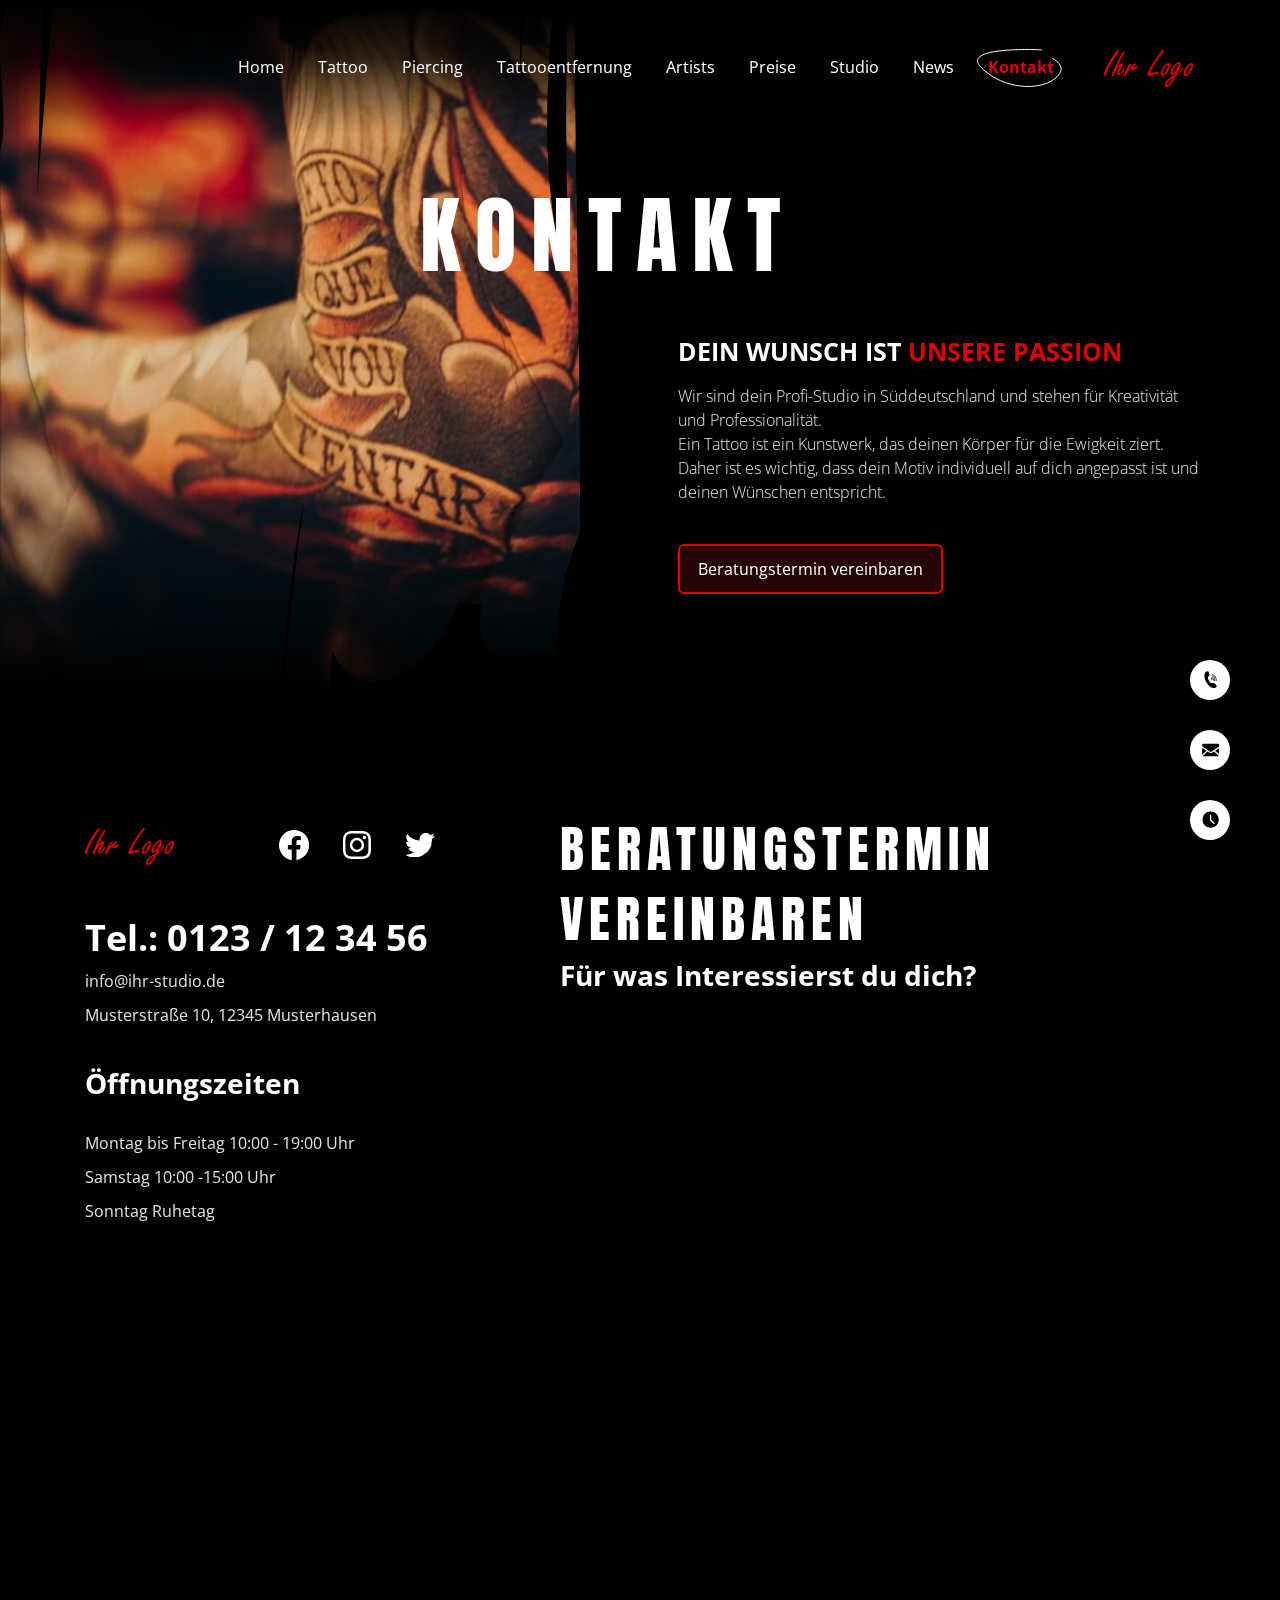
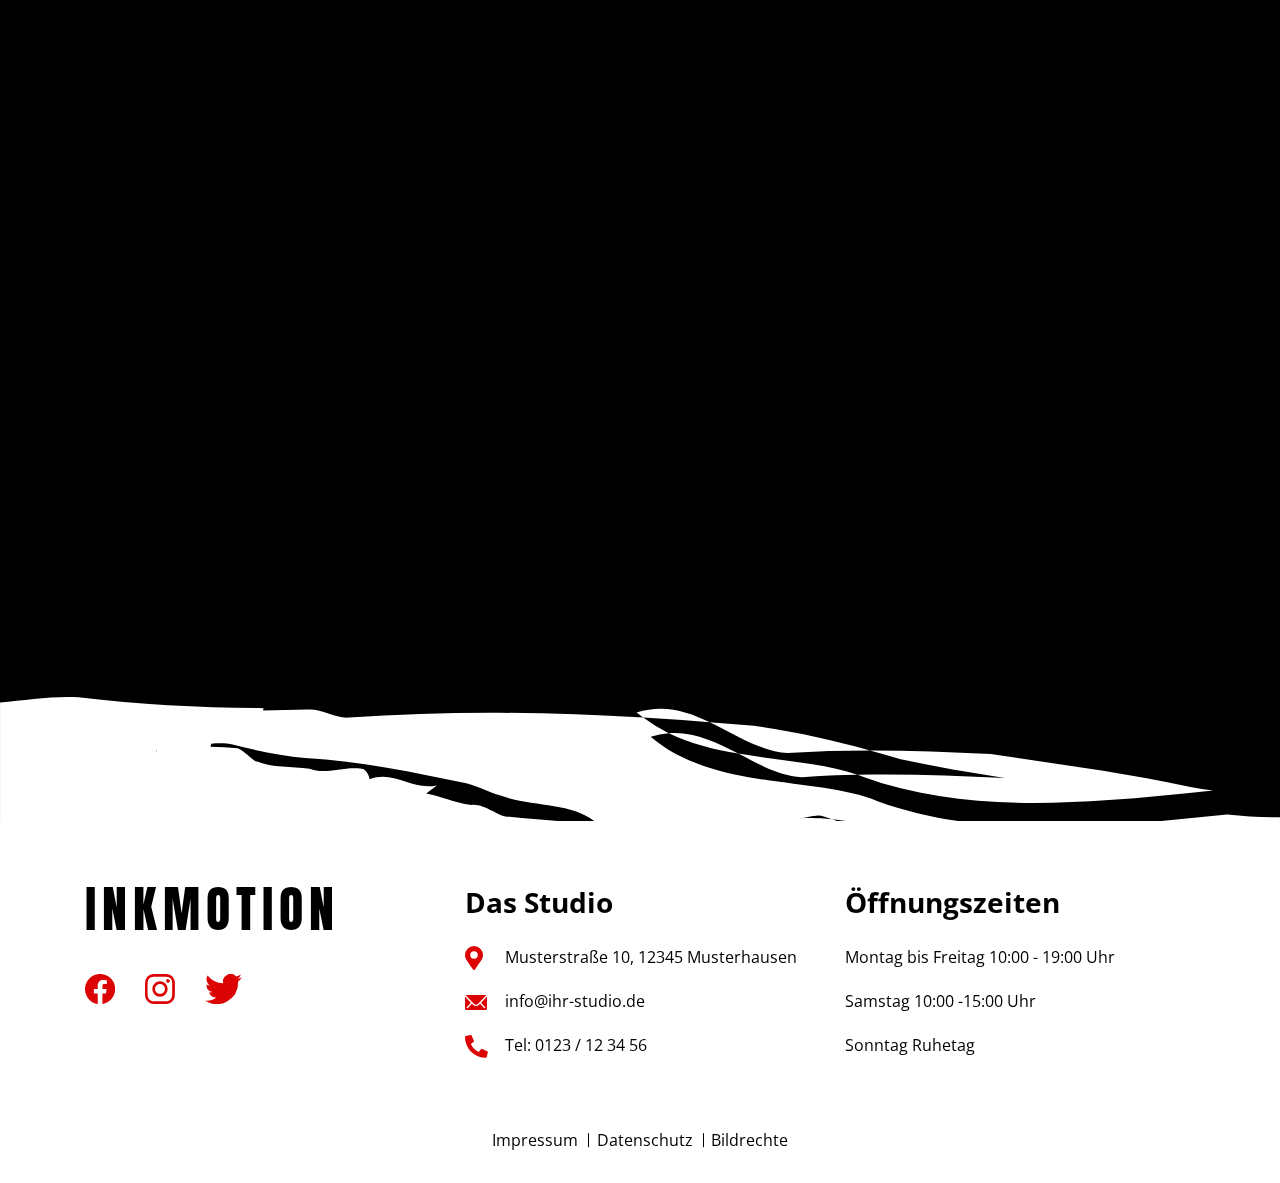
<file: contact.html>
<!DOCTYPE html>
<html lang="de">
<head>
	<title>Jaamo Inkmotion 1 - Contact</title>
	<meta charset="UTF-8">
	<meta name="description" content="">
	<meta name="keywords" content="">
	<meta name="viewport" content="width=device-width, initial-scale=1.0, maximum-scale=1.0, user-scalable=no">

	<!-- Favicon Link -->
	<link rel="icon" href="assets/images/favicon.png" type="image/gif" sizes="50x50">

	<!-- bootstrap CSS File-->
	<link rel="stylesheet" href="assets/css/bootstrap.min.css">
	<link rel="stylesheet" href="assets/css/font-awesome.min.css">

	<!-- Owl Carousel Css -->
	<link rel="stylesheet" href="assets/css/owl.carousel.min.css">
	<link rel="stylesheet" href="assets/css/owl.theme.default.min.css">
	<link rel="stylesheet" href="assets/css/jquery.mCustomScrollbar.min.css">

	<!-- Google Fonts -->
	<link href="https://fonts.googleapis.com/css2?family=Anton&display=swap" rel="stylesheet">
	<link href="https://fonts.googleapis.com/css2?family=Open+Sans:wght@300;400;600;700;800&display=swap" rel="stylesheet">
	<link href="https://fonts.googleapis.com/css2?family=Gochi+Hand&display=swap" rel="stylesheet">

	<!-- Animation Css-->
	<link rel="stylesheet" href="assets/css/animate.css">

	<!-- Custom Style-->
	<link rel="stylesheet" href="assets/css/style.css">
	<link rel="stylesheet" href="assets/css/responsive.css" >
	
</head>

<body class="contact-page">
	<!-- Main Wrapper Start-->
	<div class="main-wrapper ">
		<!-- Header Wrapper Start-->
		<div class="header-wrapper">
			<header>
				<div class="container">
					<div class="header-block">
						<div class="menu-toggle-btn">
							<span></span>
							<span></span>
							<span></span>
						</div>
						<div class="inner-back-btn">
							<i class="fa fa-angle-left"></i>
						</div>
						<div class="menu-nav-block">
							<div class="menu-nav">
								<ul>
									<li >
										<a href="index.html">
											Home
											<span class="active--menu">
												<svg xmlns="http://www.w3.org/2000/svg" width="64.213" height="38.108" viewBox="0 0 64.213 38.108"> <path id="home" d="M736.13-171.826s-63.394-4.345-45.784,18.1S733.489-132,744.055-141.414s6.163-17.378,0-21.723" transform="translate(-686.723 172.746)" fill="none" stroke="#fff" stroke-width="1"/> </svg>
											</span>
										</a>
									</li>
									<li>
										<a href="leistungen.html">
											Tattoo
											<span class="active--menu">
												<svg xmlns="http://www.w3.org/2000/svg" width="64.213" height="38.108" viewBox="0 0 64.213 38.108"> <path id="home" d="M736.13-171.826s-63.394-4.345-45.784,18.1S733.489-132,744.055-141.414s6.163-17.378,0-21.723" transform="translate(-686.723 172.746)" fill="none" stroke="#fff" stroke-width="1"/> </svg>
											</span>
										</a>
									</li>
									<li>
										<a href="#0">
											Piercing
											<span class="active--menu">
												<svg xmlns="http://www.w3.org/2000/svg" width="88.262" height="44.271" viewBox="0 0 88.262 44.271"> <path id="piercing" d="M754.758-171.77s-87.556-5.066-63.235,21.108,59.586,25.33,74.179,14.354,8.512-20.264,0-25.33" transform="translate(-686.756 172.76)" fill="none" stroke="#fff" stroke-width="1"/> </svg>
											</span>
										</a>
									</li>
									<li>
										<a href="#0">
											Tattooentfernung
											<span class="active--menu">
												<svg xmlns="http://www.w3.org/2000/svg" width="174.059" height="46.876" viewBox="0 0 174.059 46.876"> <path id="tattooentfernung" d="M821.128-171.745s-173.642-5.381-125.408,22.42,118.173,26.9,147.113,15.246,16.882-21.524,0-26.9" transform="translate(-686.756 172.766)" fill="none" stroke="#fff" stroke-width="1"/> </svg>
											</span>
										</a>
									</li>
									<li class="has-submenu">
										<a href="javascript:void(0)">
											Artists
											<span class="active--menu">
												<svg xmlns="http://www.w3.org/2000/svg" width="65.68" height="38.493" viewBox="0 0 65.68 38.493"> <path id="artist" d="M737.29-171.822s-64.9-4.39-46.87,18.29S734.586-131.585,745.4-141.1s6.31-17.558,0-21.948" transform="translate(-686.756 172.747)" fill="none" stroke="#fff" stroke-width="1"/> </svg>
											</span>
										</a>
										<div class="dropdown-submenu">
											<div class="submenu--inner--block">
												<div class="submenu--inner-col">
													<div class="submenu--inner--content">
														<p class="submenu--inner--heading">Tattooartists</p>
														<div class="artists--list--ul mCustomScrollbar">
															<ul>
																<li>
																	<a href="artist.html">
																		<div class="sub--artists--image">
																			<svg xmlns="http://www.w3.org/2000/svg" xmlns:xlink="http://www.w3.org/1999/xlink" width="311.999" height="309.002" viewBox="0 0 311.999 309.002">
																				<defs>
																					<style>.a1 {fill: url(#a);}</style>
																					<pattern id="a" preserveAspectRatio="xMidYMid slice" width="100%" height="100%" viewBox="0 0 566 677">
																						<image width="566" height="677" xlink:href="assets/images/home/sub-img-1.png" />
																					</pattern>
																				</defs>
																				<path class="a1" d="M24.739,241.392c2.948-3.351,7.888-4.564,15.991-2.4V222.313c-12.784-8.555-22.29-23.42-26.908-39.137q-5.687.617-11.394,1.316A157.634,157.634,0,0,1,0,156.861c0-.843.007-1.692.02-2.532q5.776-1.2,11.584-2.22.359-1.948.864-3.824c-4.121.315-8.215.618-12.285.944A156.141,156.141,0,0,1,55.623,37.163c10.062-1.142,20.071-2.594,30.016-4.483-1.264-.485-2.515-.977-3.774-1.484Q69.953,33.328,58.034,35.17A155.143,155.143,0,0,1,156,.5c86.157,0,156,70,156,156.361a156.03,156.03,0,0,1-44.516,109.377c-8.51.3-16.88.659-24.913.659,7.289.867,14.627,1.6,21.987,2.259A156.9,156.9,0,0,1,242.4,287.071c-20.219-1.821-40.577-1.284-61.432,6.161,2.077,2.224.845,5.624.414,8.32-.144.011-.282.016-.414.022.132-.005.27-.011.414-.022a8.947,8.947,0,0,0-.137,1.415,8.947,8.947,0,0,1,.137-1.415q18.974-1.341,37.5-1.551a154.741,154.741,0,0,1-20.353,7.341c-25.3.73-50.726,1.638-76.514,2.158a156.179,156.179,0,0,1-97.276-68.108Z" transform="translate(0 -0.498)"/>
																			</svg>
																		</div>
																		<div class="artists--name">MAXIME MUSTERMANN</div>
																	</a>
																</li>
																<li>
																	<a href="#0">
																		<div class="sub--artists--image">
																			<svg xmlns="http://www.w3.org/2000/svg" xmlns:xlink="http://www.w3.org/1999/xlink" width="311.999" height="309.002" viewBox="0 0 311.999 309.002">
																				<defs><style>.a2 {fill: url(#a2);}</style>
																					<pattern id="a2" preserveAspectRatio="xMidYMid slice" width="100%" height="100%" viewBox="0 0 566 677"><image width="566" height="677" xlink:href="assets/images/home/sub-img-2.png" /></pattern>
																				</defs>
																				<path class="a2" d="M24.739,241.392c2.948-3.351,7.888-4.564,15.991-2.4V222.313c-12.784-8.555-22.29-23.42-26.908-39.137q-5.687.617-11.394,1.316A157.634,157.634,0,0,1,0,156.861c0-.843.007-1.692.02-2.532q5.776-1.2,11.584-2.22.359-1.948.864-3.824c-4.121.315-8.215.618-12.285.944A156.141,156.141,0,0,1,55.623,37.163c10.062-1.142,20.071-2.594,30.016-4.483-1.264-.485-2.515-.977-3.774-1.484Q69.953,33.328,58.034,35.17A155.143,155.143,0,0,1,156,.5c86.157,0,156,70,156,156.361a156.03,156.03,0,0,1-44.516,109.377c-8.51.3-16.88.659-24.913.659,7.289.867,14.627,1.6,21.987,2.259A156.9,156.9,0,0,1,242.4,287.071c-20.219-1.821-40.577-1.284-61.432,6.161,2.077,2.224.845,5.624.414,8.32-.144.011-.282.016-.414.022.132-.005.27-.011.414-.022a8.947,8.947,0,0,0-.137,1.415,8.947,8.947,0,0,1,.137-1.415q18.974-1.341,37.5-1.551a154.741,154.741,0,0,1-20.353,7.341c-25.3.73-50.726,1.638-76.514,2.158a156.179,156.179,0,0,1-97.276-68.108Z" transform="translate(0 -0.498)"/>
																			</svg>
																		</div>
																		<div class="artists--name">MAXIME MUSTERMANN</div>
																	</a>
																</li>
																<li>
																	<a href="#0">
																		<div class="sub--artists--image">
																			<svg xmlns="http://www.w3.org/2000/svg" xmlns:xlink="http://www.w3.org/1999/xlink" width="311.999" height="309.002" viewBox="0 0 311.999 309.002">
																				<defs>
																					<style>.a3 {fill: url(#a3);}</style>
																					<pattern id="a3" preserveAspectRatio="xMidYMid slice" width="100%" height="100%" viewBox="0 0 566 677"><image width="566" height="677" xlink:href="assets/images/home/sub-img-3.png" /></pattern>
																				</defs>
																				<path class="a3" d="M24.739,241.392c2.948-3.351,7.888-4.564,15.991-2.4V222.313c-12.784-8.555-22.29-23.42-26.908-39.137q-5.687.617-11.394,1.316A157.634,157.634,0,0,1,0,156.861c0-.843.007-1.692.02-2.532q5.776-1.2,11.584-2.22.359-1.948.864-3.824c-4.121.315-8.215.618-12.285.944A156.141,156.141,0,0,1,55.623,37.163c10.062-1.142,20.071-2.594,30.016-4.483-1.264-.485-2.515-.977-3.774-1.484Q69.953,33.328,58.034,35.17A155.143,155.143,0,0,1,156,.5c86.157,0,156,70,156,156.361a156.03,156.03,0,0,1-44.516,109.377c-8.51.3-16.88.659-24.913.659,7.289.867,14.627,1.6,21.987,2.259A156.9,156.9,0,0,1,242.4,287.071c-20.219-1.821-40.577-1.284-61.432,6.161,2.077,2.224.845,5.624.414,8.32-.144.011-.282.016-.414.022.132-.005.27-.011.414-.022a8.947,8.947,0,0,0-.137,1.415,8.947,8.947,0,0,1,.137-1.415q18.974-1.341,37.5-1.551a154.741,154.741,0,0,1-20.353,7.341c-25.3.73-50.726,1.638-76.514,2.158a156.179,156.179,0,0,1-97.276-68.108Z" transform="translate(0 -0.498)"/>
																			</svg>
																		</div>
																		<div class="artists--name">MAXIME MUSTERMANN</div>
																	</a>
																</li>
																<li>
																	<a href="#0">
																		<div class="sub--artists--image">
																			<svg xmlns="http://www.w3.org/2000/svg" xmlns:xlink="http://www.w3.org/1999/xlink" width="311.999" height="309.002" viewBox="0 0 311.999 309.002">
																				<defs>
																					<style>.a4 {fill: url(#a4);}</style>
																					<pattern id="a4" preserveAspectRatio="xMidYMid slice" width="100%" height="100%" viewBox="0 0 566 677"><image width="566" height="677" xlink:href="assets/images/home/sub-img-4.png" /></pattern>
																				</defs>
																				<path class="a4" d="M24.739,241.392c2.948-3.351,7.888-4.564,15.991-2.4V222.313c-12.784-8.555-22.29-23.42-26.908-39.137q-5.687.617-11.394,1.316A157.634,157.634,0,0,1,0,156.861c0-.843.007-1.692.02-2.532q5.776-1.2,11.584-2.22.359-1.948.864-3.824c-4.121.315-8.215.618-12.285.944A156.141,156.141,0,0,1,55.623,37.163c10.062-1.142,20.071-2.594,30.016-4.483-1.264-.485-2.515-.977-3.774-1.484Q69.953,33.328,58.034,35.17A155.143,155.143,0,0,1,156,.5c86.157,0,156,70,156,156.361a156.03,156.03,0,0,1-44.516,109.377c-8.51.3-16.88.659-24.913.659,7.289.867,14.627,1.6,21.987,2.259A156.9,156.9,0,0,1,242.4,287.071c-20.219-1.821-40.577-1.284-61.432,6.161,2.077,2.224.845,5.624.414,8.32-.144.011-.282.016-.414.022.132-.005.27-.011.414-.022a8.947,8.947,0,0,0-.137,1.415,8.947,8.947,0,0,1,.137-1.415q18.974-1.341,37.5-1.551a154.741,154.741,0,0,1-20.353,7.341c-25.3.73-50.726,1.638-76.514,2.158a156.179,156.179,0,0,1-97.276-68.108Z" transform="translate(0 -0.498)"/>
																			</svg>
																		</div>
																		<div class="artists--name">MAXIME MUSTERMANN</div>
																	</a>
																</li>
																<li>
																	<a href="#0">
																		<div class="sub--artists--image">
																			<svg xmlns="http://www.w3.org/2000/svg" xmlns:xlink="http://www.w3.org/1999/xlink" width="311.999" height="309.002" viewBox="0 0 311.999 309.002">
																				<defs><style>.a2 {fill: url(#a2);}</style>
																					<pattern id="a2" preserveAspectRatio="xMidYMid slice" width="100%" height="100%" viewBox="0 0 566 677"><image width="566" height="677" xlink:href="assets/images/home/sub-img-2.png" /></pattern>
																				</defs>
																				<path class="a2" d="M24.739,241.392c2.948-3.351,7.888-4.564,15.991-2.4V222.313c-12.784-8.555-22.29-23.42-26.908-39.137q-5.687.617-11.394,1.316A157.634,157.634,0,0,1,0,156.861c0-.843.007-1.692.02-2.532q5.776-1.2,11.584-2.22.359-1.948.864-3.824c-4.121.315-8.215.618-12.285.944A156.141,156.141,0,0,1,55.623,37.163c10.062-1.142,20.071-2.594,30.016-4.483-1.264-.485-2.515-.977-3.774-1.484Q69.953,33.328,58.034,35.17A155.143,155.143,0,0,1,156,.5c86.157,0,156,70,156,156.361a156.03,156.03,0,0,1-44.516,109.377c-8.51.3-16.88.659-24.913.659,7.289.867,14.627,1.6,21.987,2.259A156.9,156.9,0,0,1,242.4,287.071c-20.219-1.821-40.577-1.284-61.432,6.161,2.077,2.224.845,5.624.414,8.32-.144.011-.282.016-.414.022.132-.005.27-.011.414-.022a8.947,8.947,0,0,0-.137,1.415,8.947,8.947,0,0,1,.137-1.415q18.974-1.341,37.5-1.551a154.741,154.741,0,0,1-20.353,7.341c-25.3.73-50.726,1.638-76.514,2.158a156.179,156.179,0,0,1-97.276-68.108Z" transform="translate(0 -0.498)"/>
																			</svg>
																		</div>
																		<div class="artists--name">MAXIME MUSTERMANN</div>
																	</a>
																</li>
																<li>
																	<a href="#0">
																		<div class="sub--artists--image">
																			<svg xmlns="http://www.w3.org/2000/svg" xmlns:xlink="http://www.w3.org/1999/xlink" width="311.999" height="309.002" viewBox="0 0 311.999 309.002">
																				<defs>
																					<style>.a1 {fill: url(#a);}</style>
																					<pattern id="a" preserveAspectRatio="xMidYMid slice" width="100%" height="100%" viewBox="0 0 566 677">
																						<image width="566" height="677" xlink:href="assets/images/home/sub-img-1.png" />
																					</pattern>
																				</defs>
																				<path class="a1" d="M24.739,241.392c2.948-3.351,7.888-4.564,15.991-2.4V222.313c-12.784-8.555-22.29-23.42-26.908-39.137q-5.687.617-11.394,1.316A157.634,157.634,0,0,1,0,156.861c0-.843.007-1.692.02-2.532q5.776-1.2,11.584-2.22.359-1.948.864-3.824c-4.121.315-8.215.618-12.285.944A156.141,156.141,0,0,1,55.623,37.163c10.062-1.142,20.071-2.594,30.016-4.483-1.264-.485-2.515-.977-3.774-1.484Q69.953,33.328,58.034,35.17A155.143,155.143,0,0,1,156,.5c86.157,0,156,70,156,156.361a156.03,156.03,0,0,1-44.516,109.377c-8.51.3-16.88.659-24.913.659,7.289.867,14.627,1.6,21.987,2.259A156.9,156.9,0,0,1,242.4,287.071c-20.219-1.821-40.577-1.284-61.432,6.161,2.077,2.224.845,5.624.414,8.32-.144.011-.282.016-.414.022.132-.005.27-.011.414-.022a8.947,8.947,0,0,0-.137,1.415,8.947,8.947,0,0,1,.137-1.415q18.974-1.341,37.5-1.551a154.741,154.741,0,0,1-20.353,7.341c-25.3.73-50.726,1.638-76.514,2.158a156.179,156.179,0,0,1-97.276-68.108Z" transform="translate(0 -0.498)"/>
																			</svg>
																		</div>
																		<div class="artists--name">MAXIME MUSTERMANN</div>
																	</a>
																</li>
																<li>
																	<a href="#0">
																		<div class="sub--artists--image">
																			<svg xmlns="http://www.w3.org/2000/svg" xmlns:xlink="http://www.w3.org/1999/xlink" width="311.999" height="309.002" viewBox="0 0 311.999 309.002">
																				<defs>
																					<style>.a4 {fill: url(#a4);}</style>
																					<pattern id="a4" preserveAspectRatio="xMidYMid slice" width="100%" height="100%" viewBox="0 0 566 677"><image width="566" height="677" xlink:href="assets/images/home/sub-img-4.png" /></pattern>
																				</defs>
																				<path class="a4" d="M24.739,241.392c2.948-3.351,7.888-4.564,15.991-2.4V222.313c-12.784-8.555-22.29-23.42-26.908-39.137q-5.687.617-11.394,1.316A157.634,157.634,0,0,1,0,156.861c0-.843.007-1.692.02-2.532q5.776-1.2,11.584-2.22.359-1.948.864-3.824c-4.121.315-8.215.618-12.285.944A156.141,156.141,0,0,1,55.623,37.163c10.062-1.142,20.071-2.594,30.016-4.483-1.264-.485-2.515-.977-3.774-1.484Q69.953,33.328,58.034,35.17A155.143,155.143,0,0,1,156,.5c86.157,0,156,70,156,156.361a156.03,156.03,0,0,1-44.516,109.377c-8.51.3-16.88.659-24.913.659,7.289.867,14.627,1.6,21.987,2.259A156.9,156.9,0,0,1,242.4,287.071c-20.219-1.821-40.577-1.284-61.432,6.161,2.077,2.224.845,5.624.414,8.32-.144.011-.282.016-.414.022.132-.005.27-.011.414-.022a8.947,8.947,0,0,0-.137,1.415,8.947,8.947,0,0,1,.137-1.415q18.974-1.341,37.5-1.551a154.741,154.741,0,0,1-20.353,7.341c-25.3.73-50.726,1.638-76.514,2.158a156.179,156.179,0,0,1-97.276-68.108Z" transform="translate(0 -0.498)"/>
																			</svg>
																		</div>
																		<div class="artists--name">MAXIME MUSTERMANN</div>
																	</a>
																</li>
																<li>
																	<a href="#0">
																		<div class="sub--artists--image">
																			<svg xmlns="http://www.w3.org/2000/svg" xmlns:xlink="http://www.w3.org/1999/xlink" width="311.999" height="309.002" viewBox="0 0 311.999 309.002">
																				<defs>
																					<style>.a3 {fill: url(#a3);}</style>
																					<pattern id="a3" preserveAspectRatio="xMidYMid slice" width="100%" height="100%" viewBox="0 0 566 677"><image width="566" height="677" xlink:href="assets/images/home/sub-img-3.png" /></pattern>
																				</defs>
																				<path class="a3" d="M24.739,241.392c2.948-3.351,7.888-4.564,15.991-2.4V222.313c-12.784-8.555-22.29-23.42-26.908-39.137q-5.687.617-11.394,1.316A157.634,157.634,0,0,1,0,156.861c0-.843.007-1.692.02-2.532q5.776-1.2,11.584-2.22.359-1.948.864-3.824c-4.121.315-8.215.618-12.285.944A156.141,156.141,0,0,1,55.623,37.163c10.062-1.142,20.071-2.594,30.016-4.483-1.264-.485-2.515-.977-3.774-1.484Q69.953,33.328,58.034,35.17A155.143,155.143,0,0,1,156,.5c86.157,0,156,70,156,156.361a156.03,156.03,0,0,1-44.516,109.377c-8.51.3-16.88.659-24.913.659,7.289.867,14.627,1.6,21.987,2.259A156.9,156.9,0,0,1,242.4,287.071c-20.219-1.821-40.577-1.284-61.432,6.161,2.077,2.224.845,5.624.414,8.32-.144.011-.282.016-.414.022.132-.005.27-.011.414-.022a8.947,8.947,0,0,0-.137,1.415,8.947,8.947,0,0,1,.137-1.415q18.974-1.341,37.5-1.551a154.741,154.741,0,0,1-20.353,7.341c-25.3.73-50.726,1.638-76.514,2.158a156.179,156.179,0,0,1-97.276-68.108Z" transform="translate(0 -0.498)"/>
																			</svg>
																		</div>
																		<div class="artists--name">MAXIME MUSTERMANN</div>
																	</a>
																</li>
																<li>
																	<a href="#0">
																		<div class="sub--artists--image">
																			<svg xmlns="http://www.w3.org/2000/svg" xmlns:xlink="http://www.w3.org/1999/xlink" width="311.999" height="309.002" viewBox="0 0 311.999 309.002">
																				<defs>
																					<style>.a1 {fill: url(#a);}</style>
																					<pattern id="a" preserveAspectRatio="xMidYMid slice" width="100%" height="100%" viewBox="0 0 566 677">
																						<image width="566" height="677" xlink:href="assets/images/home/sub-img-1.png" />
																					</pattern>
																				</defs>
																				<path class="a1" d="M24.739,241.392c2.948-3.351,7.888-4.564,15.991-2.4V222.313c-12.784-8.555-22.29-23.42-26.908-39.137q-5.687.617-11.394,1.316A157.634,157.634,0,0,1,0,156.861c0-.843.007-1.692.02-2.532q5.776-1.2,11.584-2.22.359-1.948.864-3.824c-4.121.315-8.215.618-12.285.944A156.141,156.141,0,0,1,55.623,37.163c10.062-1.142,20.071-2.594,30.016-4.483-1.264-.485-2.515-.977-3.774-1.484Q69.953,33.328,58.034,35.17A155.143,155.143,0,0,1,156,.5c86.157,0,156,70,156,156.361a156.03,156.03,0,0,1-44.516,109.377c-8.51.3-16.88.659-24.913.659,7.289.867,14.627,1.6,21.987,2.259A156.9,156.9,0,0,1,242.4,287.071c-20.219-1.821-40.577-1.284-61.432,6.161,2.077,2.224.845,5.624.414,8.32-.144.011-.282.016-.414.022.132-.005.27-.011.414-.022a8.947,8.947,0,0,0-.137,1.415,8.947,8.947,0,0,1,.137-1.415q18.974-1.341,37.5-1.551a154.741,154.741,0,0,1-20.353,7.341c-25.3.73-50.726,1.638-76.514,2.158a156.179,156.179,0,0,1-97.276-68.108Z" transform="translate(0 -0.498)"/>
																			</svg>
																		</div>
																		<div class="artists--name">MAXIME MUSTERMANN</div>
																	</a>
																</li>
																<li>
																	<a href="#0">
																		<div class="sub--artists--image">
																			<svg xmlns="http://www.w3.org/2000/svg" xmlns:xlink="http://www.w3.org/1999/xlink" width="311.999" height="309.002" viewBox="0 0 311.999 309.002">
																				<defs><style>.a2 {fill: url(#a2);}</style>
																					<pattern id="a2" preserveAspectRatio="xMidYMid slice" width="100%" height="100%" viewBox="0 0 566 677"><image width="566" height="677" xlink:href="assets/images/home/sub-img-2.png" /></pattern>
																				</defs>
																				<path class="a2" d="M24.739,241.392c2.948-3.351,7.888-4.564,15.991-2.4V222.313c-12.784-8.555-22.29-23.42-26.908-39.137q-5.687.617-11.394,1.316A157.634,157.634,0,0,1,0,156.861c0-.843.007-1.692.02-2.532q5.776-1.2,11.584-2.22.359-1.948.864-3.824c-4.121.315-8.215.618-12.285.944A156.141,156.141,0,0,1,55.623,37.163c10.062-1.142,20.071-2.594,30.016-4.483-1.264-.485-2.515-.977-3.774-1.484Q69.953,33.328,58.034,35.17A155.143,155.143,0,0,1,156,.5c86.157,0,156,70,156,156.361a156.03,156.03,0,0,1-44.516,109.377c-8.51.3-16.88.659-24.913.659,7.289.867,14.627,1.6,21.987,2.259A156.9,156.9,0,0,1,242.4,287.071c-20.219-1.821-40.577-1.284-61.432,6.161,2.077,2.224.845,5.624.414,8.32-.144.011-.282.016-.414.022.132-.005.27-.011.414-.022a8.947,8.947,0,0,0-.137,1.415,8.947,8.947,0,0,1,.137-1.415q18.974-1.341,37.5-1.551a154.741,154.741,0,0,1-20.353,7.341c-25.3.73-50.726,1.638-76.514,2.158a156.179,156.179,0,0,1-97.276-68.108Z" transform="translate(0 -0.498)"/>
																			</svg>
																		</div>
																		<div class="artists--name">MAXIME MUSTERMANN</div>
																	</a>
																</li>
																<li>
																	<a href="#0">
																		<div class="sub--artists--image">
																			<svg xmlns="http://www.w3.org/2000/svg" xmlns:xlink="http://www.w3.org/1999/xlink" width="311.999" height="309.002" viewBox="0 0 311.999 309.002">
																				<defs>
																					<style>.a3 {fill: url(#a3);}</style>
																					<pattern id="a3" preserveAspectRatio="xMidYMid slice" width="100%" height="100%" viewBox="0 0 566 677"><image width="566" height="677" xlink:href="assets/images/home/sub-img-3.png" /></pattern>
																				</defs>
																				<path class="a3" d="M24.739,241.392c2.948-3.351,7.888-4.564,15.991-2.4V222.313c-12.784-8.555-22.29-23.42-26.908-39.137q-5.687.617-11.394,1.316A157.634,157.634,0,0,1,0,156.861c0-.843.007-1.692.02-2.532q5.776-1.2,11.584-2.22.359-1.948.864-3.824c-4.121.315-8.215.618-12.285.944A156.141,156.141,0,0,1,55.623,37.163c10.062-1.142,20.071-2.594,30.016-4.483-1.264-.485-2.515-.977-3.774-1.484Q69.953,33.328,58.034,35.17A155.143,155.143,0,0,1,156,.5c86.157,0,156,70,156,156.361a156.03,156.03,0,0,1-44.516,109.377c-8.51.3-16.88.659-24.913.659,7.289.867,14.627,1.6,21.987,2.259A156.9,156.9,0,0,1,242.4,287.071c-20.219-1.821-40.577-1.284-61.432,6.161,2.077,2.224.845,5.624.414,8.32-.144.011-.282.016-.414.022.132-.005.27-.011.414-.022a8.947,8.947,0,0,0-.137,1.415,8.947,8.947,0,0,1,.137-1.415q18.974-1.341,37.5-1.551a154.741,154.741,0,0,1-20.353,7.341c-25.3.73-50.726,1.638-76.514,2.158a156.179,156.179,0,0,1-97.276-68.108Z" transform="translate(0 -0.498)"/>
																			</svg>
																		</div>
																		<div class="artists--name">MAXIME MUSTERMANN</div>
																	</a>
																</li>
																<li>
																	<a href="#0">
																		<div class="sub--artists--image">
																			<svg xmlns="http://www.w3.org/2000/svg" xmlns:xlink="http://www.w3.org/1999/xlink" width="311.999" height="309.002" viewBox="0 0 311.999 309.002">
																				<defs>
																					<style>.a4 {fill: url(#a4);}</style>
																					<pattern id="a4" preserveAspectRatio="xMidYMid slice" width="100%" height="100%" viewBox="0 0 566 677"><image width="566" height="677" xlink:href="assets/images/home/sub-img-4.png" /></pattern>
																				</defs>
																				<path class="a4" d="M24.739,241.392c2.948-3.351,7.888-4.564,15.991-2.4V222.313c-12.784-8.555-22.29-23.42-26.908-39.137q-5.687.617-11.394,1.316A157.634,157.634,0,0,1,0,156.861c0-.843.007-1.692.02-2.532q5.776-1.2,11.584-2.22.359-1.948.864-3.824c-4.121.315-8.215.618-12.285.944A156.141,156.141,0,0,1,55.623,37.163c10.062-1.142,20.071-2.594,30.016-4.483-1.264-.485-2.515-.977-3.774-1.484Q69.953,33.328,58.034,35.17A155.143,155.143,0,0,1,156,.5c86.157,0,156,70,156,156.361a156.03,156.03,0,0,1-44.516,109.377c-8.51.3-16.88.659-24.913.659,7.289.867,14.627,1.6,21.987,2.259A156.9,156.9,0,0,1,242.4,287.071c-20.219-1.821-40.577-1.284-61.432,6.161,2.077,2.224.845,5.624.414,8.32-.144.011-.282.016-.414.022.132-.005.27-.011.414-.022a8.947,8.947,0,0,0-.137,1.415,8.947,8.947,0,0,1,.137-1.415q18.974-1.341,37.5-1.551a154.741,154.741,0,0,1-20.353,7.341c-25.3.73-50.726,1.638-76.514,2.158a156.179,156.179,0,0,1-97.276-68.108Z" transform="translate(0 -0.498)"/>
																			</svg>
																		</div>
																		<div class="artists--name">MAXIME MUSTERMANN</div>
																	</a>
																</li>
															</ul>
														</div>
													</div>
												</div>
												<div class="submenu--inner-col">
													<div class="submenu--inner--content">
														<p class="submenu--inner--heading">Piercingartists</p>
														<div class="artists--list--ul mCustomScrollbar">
															<ul>
																<li>
																	<a href="#0">
																		<div class="sub--artists--image">
																			<svg xmlns="http://www.w3.org/2000/svg" xmlns:xlink="http://www.w3.org/1999/xlink" width="311.999" height="309.002" viewBox="0 0 311.999 309.002">
																				<defs>
																					<style>.a1 {fill: url(#a);}</style>
																					<pattern id="a" preserveAspectRatio="xMidYMid slice" width="100%" height="100%" viewBox="0 0 566 677">
																						<image width="566" height="677" xlink:href="assets/images/home/sub-img-1.png" />
																					</pattern>
																				</defs>
																				<path class="a1" d="M24.739,241.392c2.948-3.351,7.888-4.564,15.991-2.4V222.313c-12.784-8.555-22.29-23.42-26.908-39.137q-5.687.617-11.394,1.316A157.634,157.634,0,0,1,0,156.861c0-.843.007-1.692.02-2.532q5.776-1.2,11.584-2.22.359-1.948.864-3.824c-4.121.315-8.215.618-12.285.944A156.141,156.141,0,0,1,55.623,37.163c10.062-1.142,20.071-2.594,30.016-4.483-1.264-.485-2.515-.977-3.774-1.484Q69.953,33.328,58.034,35.17A155.143,155.143,0,0,1,156,.5c86.157,0,156,70,156,156.361a156.03,156.03,0,0,1-44.516,109.377c-8.51.3-16.88.659-24.913.659,7.289.867,14.627,1.6,21.987,2.259A156.9,156.9,0,0,1,242.4,287.071c-20.219-1.821-40.577-1.284-61.432,6.161,2.077,2.224.845,5.624.414,8.32-.144.011-.282.016-.414.022.132-.005.27-.011.414-.022a8.947,8.947,0,0,0-.137,1.415,8.947,8.947,0,0,1,.137-1.415q18.974-1.341,37.5-1.551a154.741,154.741,0,0,1-20.353,7.341c-25.3.73-50.726,1.638-76.514,2.158a156.179,156.179,0,0,1-97.276-68.108Z" transform="translate(0 -0.498)"/>
																			</svg>
																		</div>
																		<div class="artists--name">MAXIME MUSTERMANN</div>
																	</a>
																</li>
																<li>
																	<a href="#0">
																		<div class="sub--artists--image">
																			<svg xmlns="http://www.w3.org/2000/svg" xmlns:xlink="http://www.w3.org/1999/xlink" width="311.999" height="309.002" viewBox="0 0 311.999 309.002">
																				<defs><style>.a2 {fill: url(#a2);}</style>
																					<pattern id="a2" preserveAspectRatio="xMidYMid slice" width="100%" height="100%" viewBox="0 0 566 677"><image width="566" height="677" xlink:href="assets/images/home/sub-img-2.png" /></pattern>
																				</defs>
																				<path class="a2" d="M24.739,241.392c2.948-3.351,7.888-4.564,15.991-2.4V222.313c-12.784-8.555-22.29-23.42-26.908-39.137q-5.687.617-11.394,1.316A157.634,157.634,0,0,1,0,156.861c0-.843.007-1.692.02-2.532q5.776-1.2,11.584-2.22.359-1.948.864-3.824c-4.121.315-8.215.618-12.285.944A156.141,156.141,0,0,1,55.623,37.163c10.062-1.142,20.071-2.594,30.016-4.483-1.264-.485-2.515-.977-3.774-1.484Q69.953,33.328,58.034,35.17A155.143,155.143,0,0,1,156,.5c86.157,0,156,70,156,156.361a156.03,156.03,0,0,1-44.516,109.377c-8.51.3-16.88.659-24.913.659,7.289.867,14.627,1.6,21.987,2.259A156.9,156.9,0,0,1,242.4,287.071c-20.219-1.821-40.577-1.284-61.432,6.161,2.077,2.224.845,5.624.414,8.32-.144.011-.282.016-.414.022.132-.005.27-.011.414-.022a8.947,8.947,0,0,0-.137,1.415,8.947,8.947,0,0,1,.137-1.415q18.974-1.341,37.5-1.551a154.741,154.741,0,0,1-20.353,7.341c-25.3.73-50.726,1.638-76.514,2.158a156.179,156.179,0,0,1-97.276-68.108Z" transform="translate(0 -0.498)"/>
																			</svg>
																		</div>
																		<div class="artists--name">MAXIME MUSTERMANN</div>
																	</a>
																</li>
																<li>
																	<a href="#0">
																		<div class="sub--artists--image">
																			<svg xmlns="http://www.w3.org/2000/svg" xmlns:xlink="http://www.w3.org/1999/xlink" width="311.999" height="309.002" viewBox="0 0 311.999 309.002">
																				<defs>
																					<style>.a3 {fill: url(#a3);}</style>
																					<pattern id="a3" preserveAspectRatio="xMidYMid slice" width="100%" height="100%" viewBox="0 0 566 677"><image width="566" height="677" xlink:href="assets/images/home/sub-img-3.png" /></pattern>
																				</defs>
																				<path class="a3" d="M24.739,241.392c2.948-3.351,7.888-4.564,15.991-2.4V222.313c-12.784-8.555-22.29-23.42-26.908-39.137q-5.687.617-11.394,1.316A157.634,157.634,0,0,1,0,156.861c0-.843.007-1.692.02-2.532q5.776-1.2,11.584-2.22.359-1.948.864-3.824c-4.121.315-8.215.618-12.285.944A156.141,156.141,0,0,1,55.623,37.163c10.062-1.142,20.071-2.594,30.016-4.483-1.264-.485-2.515-.977-3.774-1.484Q69.953,33.328,58.034,35.17A155.143,155.143,0,0,1,156,.5c86.157,0,156,70,156,156.361a156.03,156.03,0,0,1-44.516,109.377c-8.51.3-16.88.659-24.913.659,7.289.867,14.627,1.6,21.987,2.259A156.9,156.9,0,0,1,242.4,287.071c-20.219-1.821-40.577-1.284-61.432,6.161,2.077,2.224.845,5.624.414,8.32-.144.011-.282.016-.414.022.132-.005.27-.011.414-.022a8.947,8.947,0,0,0-.137,1.415,8.947,8.947,0,0,1,.137-1.415q18.974-1.341,37.5-1.551a154.741,154.741,0,0,1-20.353,7.341c-25.3.73-50.726,1.638-76.514,2.158a156.179,156.179,0,0,1-97.276-68.108Z" transform="translate(0 -0.498)"/>
																			</svg>
																		</div>
																		<div class="artists--name">MAXIME MUSTERMANN</div>
																	</a>
																</li>
																<li>
																	<a href="#0">
																		<div class="sub--artists--image">
																			<svg xmlns="http://www.w3.org/2000/svg" xmlns:xlink="http://www.w3.org/1999/xlink" width="311.999" height="309.002" viewBox="0 0 311.999 309.002">
																				<defs>
																					<style>.a4 {fill: url(#a4);}</style>
																					<pattern id="a4" preserveAspectRatio="xMidYMid slice" width="100%" height="100%" viewBox="0 0 566 677"><image width="566" height="677" xlink:href="assets/images/home/sub-img-4.png" /></pattern>
																				</defs>
																				<path class="a4" d="M24.739,241.392c2.948-3.351,7.888-4.564,15.991-2.4V222.313c-12.784-8.555-22.29-23.42-26.908-39.137q-5.687.617-11.394,1.316A157.634,157.634,0,0,1,0,156.861c0-.843.007-1.692.02-2.532q5.776-1.2,11.584-2.22.359-1.948.864-3.824c-4.121.315-8.215.618-12.285.944A156.141,156.141,0,0,1,55.623,37.163c10.062-1.142,20.071-2.594,30.016-4.483-1.264-.485-2.515-.977-3.774-1.484Q69.953,33.328,58.034,35.17A155.143,155.143,0,0,1,156,.5c86.157,0,156,70,156,156.361a156.03,156.03,0,0,1-44.516,109.377c-8.51.3-16.88.659-24.913.659,7.289.867,14.627,1.6,21.987,2.259A156.9,156.9,0,0,1,242.4,287.071c-20.219-1.821-40.577-1.284-61.432,6.161,2.077,2.224.845,5.624.414,8.32-.144.011-.282.016-.414.022.132-.005.27-.011.414-.022a8.947,8.947,0,0,0-.137,1.415,8.947,8.947,0,0,1,.137-1.415q18.974-1.341,37.5-1.551a154.741,154.741,0,0,1-20.353,7.341c-25.3.73-50.726,1.638-76.514,2.158a156.179,156.179,0,0,1-97.276-68.108Z" transform="translate(0 -0.498)"/>
																			</svg>
																		</div>
																		<div class="artists--name">MAXIME MUSTERMANN</div>
																	</a>
																</li>
																<li>
																	<a href="#0">
																		<div class="sub--artists--image">
																			<svg xmlns="http://www.w3.org/2000/svg" xmlns:xlink="http://www.w3.org/1999/xlink" width="311.999" height="309.002" viewBox="0 0 311.999 309.002">
																				<defs><style>.a2 {fill: url(#a2);}</style>
																					<pattern id="a2" preserveAspectRatio="xMidYMid slice" width="100%" height="100%" viewBox="0 0 566 677"><image width="566" height="677" xlink:href="assets/images/home/sub-img-2.png" /></pattern>
																				</defs>
																				<path class="a2" d="M24.739,241.392c2.948-3.351,7.888-4.564,15.991-2.4V222.313c-12.784-8.555-22.29-23.42-26.908-39.137q-5.687.617-11.394,1.316A157.634,157.634,0,0,1,0,156.861c0-.843.007-1.692.02-2.532q5.776-1.2,11.584-2.22.359-1.948.864-3.824c-4.121.315-8.215.618-12.285.944A156.141,156.141,0,0,1,55.623,37.163c10.062-1.142,20.071-2.594,30.016-4.483-1.264-.485-2.515-.977-3.774-1.484Q69.953,33.328,58.034,35.17A155.143,155.143,0,0,1,156,.5c86.157,0,156,70,156,156.361a156.03,156.03,0,0,1-44.516,109.377c-8.51.3-16.88.659-24.913.659,7.289.867,14.627,1.6,21.987,2.259A156.9,156.9,0,0,1,242.4,287.071c-20.219-1.821-40.577-1.284-61.432,6.161,2.077,2.224.845,5.624.414,8.32-.144.011-.282.016-.414.022.132-.005.27-.011.414-.022a8.947,8.947,0,0,0-.137,1.415,8.947,8.947,0,0,1,.137-1.415q18.974-1.341,37.5-1.551a154.741,154.741,0,0,1-20.353,7.341c-25.3.73-50.726,1.638-76.514,2.158a156.179,156.179,0,0,1-97.276-68.108Z" transform="translate(0 -0.498)"/>
																			</svg>
																		</div>
																		<div class="artists--name">MAXIME MUSTERMANN</div>
																	</a>
																</li>
																<li>
																	<a href="#0">
																		<div class="sub--artists--image">
																			<svg xmlns="http://www.w3.org/2000/svg" xmlns:xlink="http://www.w3.org/1999/xlink" width="311.999" height="309.002" viewBox="0 0 311.999 309.002">
																				<defs>
																					<style>.a1 {fill: url(#a);}</style>
																					<pattern id="a" preserveAspectRatio="xMidYMid slice" width="100%" height="100%" viewBox="0 0 566 677">
																						<image width="566" height="677" xlink:href="assets/images/home/sub-img-1.png" />
																					</pattern>
																				</defs>
																				<path class="a1" d="M24.739,241.392c2.948-3.351,7.888-4.564,15.991-2.4V222.313c-12.784-8.555-22.29-23.42-26.908-39.137q-5.687.617-11.394,1.316A157.634,157.634,0,0,1,0,156.861c0-.843.007-1.692.02-2.532q5.776-1.2,11.584-2.22.359-1.948.864-3.824c-4.121.315-8.215.618-12.285.944A156.141,156.141,0,0,1,55.623,37.163c10.062-1.142,20.071-2.594,30.016-4.483-1.264-.485-2.515-.977-3.774-1.484Q69.953,33.328,58.034,35.17A155.143,155.143,0,0,1,156,.5c86.157,0,156,70,156,156.361a156.03,156.03,0,0,1-44.516,109.377c-8.51.3-16.88.659-24.913.659,7.289.867,14.627,1.6,21.987,2.259A156.9,156.9,0,0,1,242.4,287.071c-20.219-1.821-40.577-1.284-61.432,6.161,2.077,2.224.845,5.624.414,8.32-.144.011-.282.016-.414.022.132-.005.27-.011.414-.022a8.947,8.947,0,0,0-.137,1.415,8.947,8.947,0,0,1,.137-1.415q18.974-1.341,37.5-1.551a154.741,154.741,0,0,1-20.353,7.341c-25.3.73-50.726,1.638-76.514,2.158a156.179,156.179,0,0,1-97.276-68.108Z" transform="translate(0 -0.498)"/>
																			</svg>
																		</div>
																		<div class="artists--name">MAXIME MUSTERMANN</div>
																	</a>
																</li>
																<li>
																	<a href="#0">
																		<div class="sub--artists--image">
																			<svg xmlns="http://www.w3.org/2000/svg" xmlns:xlink="http://www.w3.org/1999/xlink" width="311.999" height="309.002" viewBox="0 0 311.999 309.002">
																				<defs>
																					<style>.a4 {fill: url(#a4);}</style>
																					<pattern id="a4" preserveAspectRatio="xMidYMid slice" width="100%" height="100%" viewBox="0 0 566 677"><image width="566" height="677" xlink:href="assets/images/home/sub-img-4.png" /></pattern>
																				</defs>
																				<path class="a4" d="M24.739,241.392c2.948-3.351,7.888-4.564,15.991-2.4V222.313c-12.784-8.555-22.29-23.42-26.908-39.137q-5.687.617-11.394,1.316A157.634,157.634,0,0,1,0,156.861c0-.843.007-1.692.02-2.532q5.776-1.2,11.584-2.22.359-1.948.864-3.824c-4.121.315-8.215.618-12.285.944A156.141,156.141,0,0,1,55.623,37.163c10.062-1.142,20.071-2.594,30.016-4.483-1.264-.485-2.515-.977-3.774-1.484Q69.953,33.328,58.034,35.17A155.143,155.143,0,0,1,156,.5c86.157,0,156,70,156,156.361a156.03,156.03,0,0,1-44.516,109.377c-8.51.3-16.88.659-24.913.659,7.289.867,14.627,1.6,21.987,2.259A156.9,156.9,0,0,1,242.4,287.071c-20.219-1.821-40.577-1.284-61.432,6.161,2.077,2.224.845,5.624.414,8.32-.144.011-.282.016-.414.022.132-.005.27-.011.414-.022a8.947,8.947,0,0,0-.137,1.415,8.947,8.947,0,0,1,.137-1.415q18.974-1.341,37.5-1.551a154.741,154.741,0,0,1-20.353,7.341c-25.3.73-50.726,1.638-76.514,2.158a156.179,156.179,0,0,1-97.276-68.108Z" transform="translate(0 -0.498)"/>
																			</svg>
																		</div>
																		<div class="artists--name">MAXIME MUSTERMANN</div>
																	</a>
																</li>
																<li>
																	<a href="#0">
																		<div class="sub--artists--image">
																			<svg xmlns="http://www.w3.org/2000/svg" xmlns:xlink="http://www.w3.org/1999/xlink" width="311.999" height="309.002" viewBox="0 0 311.999 309.002">
																				<defs>
																					<style>.a3 {fill: url(#a3);}</style>
																					<pattern id="a3" preserveAspectRatio="xMidYMid slice" width="100%" height="100%" viewBox="0 0 566 677"><image width="566" height="677" xlink:href="assets/images/home/sub-img-3.png" /></pattern>
																				</defs>
																				<path class="a3" d="M24.739,241.392c2.948-3.351,7.888-4.564,15.991-2.4V222.313c-12.784-8.555-22.29-23.42-26.908-39.137q-5.687.617-11.394,1.316A157.634,157.634,0,0,1,0,156.861c0-.843.007-1.692.02-2.532q5.776-1.2,11.584-2.22.359-1.948.864-3.824c-4.121.315-8.215.618-12.285.944A156.141,156.141,0,0,1,55.623,37.163c10.062-1.142,20.071-2.594,30.016-4.483-1.264-.485-2.515-.977-3.774-1.484Q69.953,33.328,58.034,35.17A155.143,155.143,0,0,1,156,.5c86.157,0,156,70,156,156.361a156.03,156.03,0,0,1-44.516,109.377c-8.51.3-16.88.659-24.913.659,7.289.867,14.627,1.6,21.987,2.259A156.9,156.9,0,0,1,242.4,287.071c-20.219-1.821-40.577-1.284-61.432,6.161,2.077,2.224.845,5.624.414,8.32-.144.011-.282.016-.414.022.132-.005.27-.011.414-.022a8.947,8.947,0,0,0-.137,1.415,8.947,8.947,0,0,1,.137-1.415q18.974-1.341,37.5-1.551a154.741,154.741,0,0,1-20.353,7.341c-25.3.73-50.726,1.638-76.514,2.158a156.179,156.179,0,0,1-97.276-68.108Z" transform="translate(0 -0.498)"/>
																			</svg>
																		</div>
																		<div class="artists--name">MAXIME MUSTERMANN</div>
																	</a>
																</li>
																<li>
																	<a href="#0">
																		<div class="sub--artists--image">
																			<svg xmlns="http://www.w3.org/2000/svg" xmlns:xlink="http://www.w3.org/1999/xlink" width="311.999" height="309.002" viewBox="0 0 311.999 309.002">
																				<defs>
																					<style>.a1 {fill: url(#a);}</style>
																					<pattern id="a" preserveAspectRatio="xMidYMid slice" width="100%" height="100%" viewBox="0 0 566 677">
																						<image width="566" height="677" xlink:href="assets/images/home/sub-img-1.png" />
																					</pattern>
																				</defs>
																				<path class="a1" d="M24.739,241.392c2.948-3.351,7.888-4.564,15.991-2.4V222.313c-12.784-8.555-22.29-23.42-26.908-39.137q-5.687.617-11.394,1.316A157.634,157.634,0,0,1,0,156.861c0-.843.007-1.692.02-2.532q5.776-1.2,11.584-2.22.359-1.948.864-3.824c-4.121.315-8.215.618-12.285.944A156.141,156.141,0,0,1,55.623,37.163c10.062-1.142,20.071-2.594,30.016-4.483-1.264-.485-2.515-.977-3.774-1.484Q69.953,33.328,58.034,35.17A155.143,155.143,0,0,1,156,.5c86.157,0,156,70,156,156.361a156.03,156.03,0,0,1-44.516,109.377c-8.51.3-16.88.659-24.913.659,7.289.867,14.627,1.6,21.987,2.259A156.9,156.9,0,0,1,242.4,287.071c-20.219-1.821-40.577-1.284-61.432,6.161,2.077,2.224.845,5.624.414,8.32-.144.011-.282.016-.414.022.132-.005.27-.011.414-.022a8.947,8.947,0,0,0-.137,1.415,8.947,8.947,0,0,1,.137-1.415q18.974-1.341,37.5-1.551a154.741,154.741,0,0,1-20.353,7.341c-25.3.73-50.726,1.638-76.514,2.158a156.179,156.179,0,0,1-97.276-68.108Z" transform="translate(0 -0.498)"/>
																			</svg>
																		</div>
																		<div class="artists--name">MAXIME MUSTERMANN</div>
																	</a>
																</li>
																<li>
																	<a href="#0">
																		<div class="sub--artists--image">
																			<svg xmlns="http://www.w3.org/2000/svg" xmlns:xlink="http://www.w3.org/1999/xlink" width="311.999" height="309.002" viewBox="0 0 311.999 309.002">
																				<defs><style>.a2 {fill: url(#a2);}</style>
																					<pattern id="a2" preserveAspectRatio="xMidYMid slice" width="100%" height="100%" viewBox="0 0 566 677"><image width="566" height="677" xlink:href="assets/images/home/sub-img-2.png" /></pattern>
																				</defs>
																				<path class="a2" d="M24.739,241.392c2.948-3.351,7.888-4.564,15.991-2.4V222.313c-12.784-8.555-22.29-23.42-26.908-39.137q-5.687.617-11.394,1.316A157.634,157.634,0,0,1,0,156.861c0-.843.007-1.692.02-2.532q5.776-1.2,11.584-2.22.359-1.948.864-3.824c-4.121.315-8.215.618-12.285.944A156.141,156.141,0,0,1,55.623,37.163c10.062-1.142,20.071-2.594,30.016-4.483-1.264-.485-2.515-.977-3.774-1.484Q69.953,33.328,58.034,35.17A155.143,155.143,0,0,1,156,.5c86.157,0,156,70,156,156.361a156.03,156.03,0,0,1-44.516,109.377c-8.51.3-16.88.659-24.913.659,7.289.867,14.627,1.6,21.987,2.259A156.9,156.9,0,0,1,242.4,287.071c-20.219-1.821-40.577-1.284-61.432,6.161,2.077,2.224.845,5.624.414,8.32-.144.011-.282.016-.414.022.132-.005.27-.011.414-.022a8.947,8.947,0,0,0-.137,1.415,8.947,8.947,0,0,1,.137-1.415q18.974-1.341,37.5-1.551a154.741,154.741,0,0,1-20.353,7.341c-25.3.73-50.726,1.638-76.514,2.158a156.179,156.179,0,0,1-97.276-68.108Z" transform="translate(0 -0.498)"/>
																			</svg>
																		</div>
																		<div class="artists--name">MAXIME MUSTERMANN</div>
																	</a>
																</li>
																<li>
																	<a href="#0">
																		<div class="sub--artists--image">
																			<svg xmlns="http://www.w3.org/2000/svg" xmlns:xlink="http://www.w3.org/1999/xlink" width="311.999" height="309.002" viewBox="0 0 311.999 309.002">
																				<defs>
																					<style>.a3 {fill: url(#a3);}</style>
																					<pattern id="a3" preserveAspectRatio="xMidYMid slice" width="100%" height="100%" viewBox="0 0 566 677"><image width="566" height="677" xlink:href="assets/images/home/sub-img-3.png" /></pattern>
																				</defs>
																				<path class="a3" d="M24.739,241.392c2.948-3.351,7.888-4.564,15.991-2.4V222.313c-12.784-8.555-22.29-23.42-26.908-39.137q-5.687.617-11.394,1.316A157.634,157.634,0,0,1,0,156.861c0-.843.007-1.692.02-2.532q5.776-1.2,11.584-2.22.359-1.948.864-3.824c-4.121.315-8.215.618-12.285.944A156.141,156.141,0,0,1,55.623,37.163c10.062-1.142,20.071-2.594,30.016-4.483-1.264-.485-2.515-.977-3.774-1.484Q69.953,33.328,58.034,35.17A155.143,155.143,0,0,1,156,.5c86.157,0,156,70,156,156.361a156.03,156.03,0,0,1-44.516,109.377c-8.51.3-16.88.659-24.913.659,7.289.867,14.627,1.6,21.987,2.259A156.9,156.9,0,0,1,242.4,287.071c-20.219-1.821-40.577-1.284-61.432,6.161,2.077,2.224.845,5.624.414,8.32-.144.011-.282.016-.414.022.132-.005.27-.011.414-.022a8.947,8.947,0,0,0-.137,1.415,8.947,8.947,0,0,1,.137-1.415q18.974-1.341,37.5-1.551a154.741,154.741,0,0,1-20.353,7.341c-25.3.73-50.726,1.638-76.514,2.158a156.179,156.179,0,0,1-97.276-68.108Z" transform="translate(0 -0.498)"/>
																			</svg>
																		</div>
																		<div class="artists--name">MAXIME MUSTERMANN</div>
																	</a>
																</li>
																<li>
																	<a href="#0">
																		<div class="sub--artists--image">
																			<svg xmlns="http://www.w3.org/2000/svg" xmlns:xlink="http://www.w3.org/1999/xlink" width="311.999" height="309.002" viewBox="0 0 311.999 309.002">
																				<defs>
																					<style>.a4 {fill: url(#a4);}</style>
																					<pattern id="a4" preserveAspectRatio="xMidYMid slice" width="100%" height="100%" viewBox="0 0 566 677"><image width="566" height="677" xlink:href="assets/images/home/sub-img-4.png" /></pattern>
																				</defs>
																				<path class="a4" d="M24.739,241.392c2.948-3.351,7.888-4.564,15.991-2.4V222.313c-12.784-8.555-22.29-23.42-26.908-39.137q-5.687.617-11.394,1.316A157.634,157.634,0,0,1,0,156.861c0-.843.007-1.692.02-2.532q5.776-1.2,11.584-2.22.359-1.948.864-3.824c-4.121.315-8.215.618-12.285.944A156.141,156.141,0,0,1,55.623,37.163c10.062-1.142,20.071-2.594,30.016-4.483-1.264-.485-2.515-.977-3.774-1.484Q69.953,33.328,58.034,35.17A155.143,155.143,0,0,1,156,.5c86.157,0,156,70,156,156.361a156.03,156.03,0,0,1-44.516,109.377c-8.51.3-16.88.659-24.913.659,7.289.867,14.627,1.6,21.987,2.259A156.9,156.9,0,0,1,242.4,287.071c-20.219-1.821-40.577-1.284-61.432,6.161,2.077,2.224.845,5.624.414,8.32-.144.011-.282.016-.414.022.132-.005.27-.011.414-.022a8.947,8.947,0,0,0-.137,1.415,8.947,8.947,0,0,1,.137-1.415q18.974-1.341,37.5-1.551a154.741,154.741,0,0,1-20.353,7.341c-25.3.73-50.726,1.638-76.514,2.158a156.179,156.179,0,0,1-97.276-68.108Z" transform="translate(0 -0.498)"/>
																			</svg>
																		</div>
																		<div class="artists--name">MAXIME MUSTERMANN</div>
																	</a>
																</li>
															</ul>
														</div>
													</div>
												</div>
											</div>
											<div class="submenu--overlay">
												<svg xmlns="http://www.w3.org/2000/svg" xmlns:xlink="http://www.w3.org/1999/xlink" width="1920" height="87" viewBox="0 0 1920 87"> <defs> <linearGradient id="linear-gradientsub" x1="0.5" x2="0.5" y2="1" gradientUnits="objectBoundingBox"> <stop offset="0" stop-opacity="0"/> <stop offset="1"/> </linearGradient> </defs> <rect data-name="Rectangle 4996" width="1920" height="87" fill="url(#linear-gradientsub)"/> </svg>
											</div>
										</div>
									</li>
									<li>
										<a href="#0">
											Preise
											<span class="active--menu">
												<svg xmlns="http://www.w3.org/2000/svg" width="65.68" height="38.493" viewBox="0 0 65.68 38.493"> <path id="artist" d="M737.29-171.822s-64.9-4.39-46.87,18.29S734.586-131.585,745.4-141.1s6.31-17.558,0-21.948" transform="translate(-686.756 172.747)" fill="none" stroke="#fff" stroke-width="1"/> </svg>
											</span>
										</a>
									</li>
									<li>
										<a href="studio.html">
											Studio
											<span class="active--menu">
												<svg xmlns="http://www.w3.org/2000/svg" width="64.213" height="38.108" viewBox="0 0 64.213 38.108"> <path id="studio" d="M736.13-171.826s-63.394-4.345-45.784,18.1S733.489-132,744.055-141.414s6.163-17.378,0-21.723" transform="translate(-686.723 172.746)" fill="none" stroke="#fff" stroke-width="1"/> </svg>
											</span>
										</a>

									</li>
									<li>
										<a href="news.html">
											News
											<span class="active--menu">
												<svg xmlns="http://www.w3.org/2000/svg" width="64.213" height="38.108" viewBox="0 0 64.213 38.108"> <path id="home" d="M736.13-171.826s-63.394-4.345-45.784,18.1S733.489-132,744.055-141.414s6.163-17.378,0-21.723" transform="translate(-686.723 172.746)" fill="none" stroke="#fff" stroke-width="1"/> </svg>
											</span>
										</a>
									</li>
									<li class="active">
										<a href="contact.html">
											Kontakt
											<span class="active--menu">
												<svg xmlns="http://www.w3.org/2000/svg" width="84.576" height="38.108" viewBox="0 0 84.576 38.108"> <path id="kontakt" d="M751.907-171.826s-83.858-4.345-60.564,18.1S748.413-132,762.39-141.414s8.153-17.378,0-21.723" transform="translate(-686.756 172.746)" fill="none" stroke="#fff" stroke-width="1"/> </svg>
											</span>
										</a>
									</li>
								</ul>
							</div>
							<div class="menu-red-shape">
								<svg xmlns="http://www.w3.org/2000/svg" width="65.9" height="667" viewBox="0 0 65.9 667"><defs><style>.amenu{fill:red;}</style></defs><g transform="translate(-309.1)"><path class="amenu" d="M375,0V667H309.1c6.2-80.7,14.1-160.6,26.1-238.6.6-4.2,1.2-8.4,1.7-12.6C355.5,277.2,355.7,138.6,349.4,0Z"/></g></svg>
							</div>
							<div class="menu-shape-small-line">

								<svg xmlns="http://www.w3.org/2000/svg" width="19.3" height="107.1" viewBox="0 0 19.3 107.1"><defs><style>.amenu1{fill:red;}</style></defs><g transform="translate(-196.9 -559.9)"><path class="amenu1" d="M216.2,559.9q-7.65,53.55-14.3,107.1h-5Q205.6,613.15,216.2,559.9Z"/></g></svg>
							</div>
						</div>
						<div class="logo-hold">
							<a href="index.html">
								Ihr Logo
							</a>
						</div>
					</div>
				</div>
				<div class="header-black-bg">
					<svg xmlns="http://www.w3.org/2000/svg" xmlns:xlink="http://www.w3.org/1999/xlink" width="1920" height="134" viewBox="0 0 1920 134"> <defs> <linearGradient id="linear-gradientheb" x1="0.5" y1="1" x2="0.5" gradientUnits="objectBoundingBox"> <stop offset="0" stop-opacity="0"/> <stop offset="0.556" stop-opacity="0.773"/> <stop offset="1"/> </linearGradient> </defs> <rect data-name="Rectangle 4845" width="1920" height="134" fill="url(#linear-gradientheb)"/> </svg>
				</div>
			</header>
		</div>
		<!-- Header Wrapper Close-->

		<!-- Contact icon Start-->
		<div class="contact-box-icon">
			<div class="contact-box-ul">
				<ul>
					<li>
						<a href="tel:0123123456">
							<span class="contact-svg-ic">
								<svg class="svg-call" xmlns="http://www.w3.org/2000/svg"
									xmlns:xlink="http://www.w3.org/1999/xlink" width="17.25" height="17.25"
									viewBox="0 0 17.25 17.25">
									<defs>
										<clipPath id="clip-pathco1">
											<rect data-name="Rectangle 4989" width="17.25" height="17.25" fill="#fff"
												stroke="#707070" stroke-width="1"></rect>
										</clipPath>
									</defs>
									<g data-name="Mask Group 48" clip-path="url(#clip-pathco1)">
										<g transform="translate(2.39 0.217)">
											<g class="svg-call-ic" transform="translate(0 0)">
												<path data-name="Path 15313"
													d="M17.564,14.566,15.6,12.135a1.1,1.1,0,0,0-.768-.36l-.828.016c-.71.409-2.1,1.011-4.022-2.319s-.706-4.232,0-4.642l.427-.709a1.1,1.1,0,0,0,.073-.846L9.364.361A.593.593,0,0,0,8.73.006L7.349.26C4.673,1.806,4.651,6.432,7.3,11.021s6.667,6.885,9.344,5.34l.909-1.069A.592.592,0,0,0,17.564,14.566Z"
													transform="translate(-5.328 0.002)"></path>
												<path data-name="Path 15314"
													d="M23.5,7.608a4.988,4.988,0,0,1,3.523,6.1.356.356,0,1,0,.688.183,5.7,5.7,0,0,0-4.027-6.973.356.356,0,0,0-.184.687Z"
													transform="translate(-15.698 -3.999)"></path>
												<path data-name="Path 15315"
													d="M22.629,10.872a3.563,3.563,0,0,1,2.517,4.358.355.355,0,1,0,.686.183,4.275,4.275,0,0,0-3.019-5.23.356.356,0,0,0-.184.689Z"
													transform="translate(-15.191 -5.887)"></path>
												<path data-name="Path 15316"
													d="M21.754,14.138a2.138,2.138,0,0,1,1.51,2.615.356.356,0,1,0,.687.184,2.85,2.85,0,0,0-2.013-3.486.356.356,0,1,0-.183.688Z"
													transform="translate(-14.684 -7.779)"></path>
												<path data-name="Path 15317"
													d="M20.88,17.406a.712.712,0,0,1,.5.871.356.356,0,0,0,.687.185,1.424,1.424,0,0,0-1.006-1.743.355.355,0,1,0-.184.686Z"
													transform="translate(-14.178 -9.671)"></path>
											</g>
										</g>
									</g>
								</svg>
							</span>
							<p class="contact-ic-label">Tel.: 0123 / 12 34 56</p>
						</a>
					</li>
					<li>
						<a href="mailto:info@ihr-studio.de">
							<span class="contact-svg-ic">
								<svg xmlns="http://www.w3.org/2000/svg" xmlns:xlink="http://www.w3.org/1999/xlink"
									width="17.25" height="16.174" viewBox="0 0 17.25 16.174">
									<defs>
										<clipPath id="clip-pathco2">
											<rect data-name="Rectangle 4990" width="17.25" height="16.174"
												transform="translate(0 0)" fill="#fff" stroke="#707070"
												stroke-width="1"></rect>
										</clipPath>
									</defs>
									<g clip-path="url(#clip-pathco2)">
										<g transform="translate(0.143 1.66)">
											<g class="svg-call-ic" data-name="Group 15283">
												<path data-name="Path 15318"
													d="M16.4,28.434a1.531,1.531,0,0,0,1.009-.357L12.528,23.5l-.338.228q-.548.379-.89.591a5.631,5.631,0,0,1-.909.433,2.928,2.928,0,0,1-1.059.221H9.312a2.927,2.927,0,0,1-1.059-.221,5.613,5.613,0,0,1-.909-.433Q7,24.1,6.454,23.724L6.117,23.5,1.231,28.077a1.532,1.532,0,0,0,1.009.357Z"
													transform="translate(-0.7 -15.731)"></path>
												<path data-name="Path 15319"
													d="M.972,15.2A5.025,5.025,0,0,1,0,14.42v6.969l4.306-4.037Q3.014,16.506.972,15.2Z"
													transform="translate(0 -10.323)"></path>
												<path data-name="Path 15320"
													d="M33.357,15.2q-1.966,1.248-3.342,2.149l4.3,4.036V14.42A5.227,5.227,0,0,1,33.357,15.2Z"
													transform="translate(-17.076 -10.323)"></path>
												<path data-name="Path 15321"
													d="M15.7,4.286H1.54A1.415,1.415,0,0,0,.4,4.755,1.746,1.746,0,0,0,0,5.928,2.036,2.036,0,0,0,.53,7.159,4.645,4.645,0,0,0,1.655,8.2q.327.217,1.973,1.286c.592.385,1.107.72,1.55,1.01l.971.637.144.1.265.179q.313.212.52.343t.5.293a3.012,3.012,0,0,0,.553.244,1.623,1.623,0,0,0,.481.081h.019a1.623,1.623,0,0,0,.481-.081,3.005,3.005,0,0,0,.553-.244q.293-.162.5-.293t.52-.343l.265-.179.144-.1.974-.635L15.6,8.2a4.442,4.442,0,0,0,1.174-1.11,2.287,2.287,0,0,0,.471-1.362,1.343,1.343,0,0,0-.457-1.02A1.539,1.539,0,0,0,15.7,4.286Z"
													transform="translate(0 -4.286)"></path>
											</g>
										</g>
									</g>
								</svg>
							</span>
							<p class="contact-ic-label">info@ihr-studio.de</p>
						</a>
					</li>
					<li>
						<a href="#0">
							<span class="contact-svg-ic">
								<svg xmlns="http://www.w3.org/2000/svg" xmlns:xlink="http://www.w3.org/1999/xlink"
									width="17.25" height="17.25" viewBox="0 0 17.25 17.25">
									<defs>
										<clipPath id="clip-pathco3">
											<rect data-name="Rectangle 4991" width="17.25" height="17.25"
												fill="#888282"></rect>
										</clipPath>
									</defs>
									<g class="svg-watch-c" clip-path="url(#clip-pathcl3)">
										<path
											d="M8.2,0a8.2,8.2,0,1,0,8.2,8.2A8.212,8.212,0,0,0,8.2,0Zm3.9,12.446a.683.683,0,0,1-.967,0L7.719,9.028a.68.68,0,0,1-.2-.483V4.1a.684.684,0,0,1,1.367,0v4.16L12.1,11.479a.683.683,0,0,1,0,.967Zm0,0"
											transform="translate(0.423 0.378)"></path>
									</g>
								</svg>
							</span>
							<p class="contact-ic-label">Öffnungszeiten</p>
							<span class="svg-r-arrow ">
								<svg xmlns="http://www.w3.org/2000/svg" width="16.891" height="11.35"
									viewBox="0 0 16.891 11.35">
									<g data-name="Group 14292" transform="translate(14.785 1.338) rotate(90)">
										<path data-name="Path 13309" d="M0,8,3.929,0,8.643,8" transform="translate(0 0)"
											fill="none" stroke="#000" stroke-linecap="round" stroke-width="2"></path>
										<path data-name="Path 13310" d="M.492,13.727,0,0"
											transform="translate(3.878 0.023)" fill="none" stroke="#000"
											stroke-linecap="round" stroke-width="2"></path>
									</g>
								</svg>
							</span>
						</a>
					</li>
				</ul>

			</div>
			<div class="mobile-contact-icon">
				<svg class="mobile_icon_open" xmlns="http://www.w3.org/2000/svg" width="16.952" height="16.952"
					viewBox="0 0 16.952 16.952">
					<path data-name="Icon ionic-ios-information-circle"
						d="M11.851,3.375a8.476,8.476,0,1,0,8.476,8.476A8.475,8.475,0,0,0,11.851,3.375Zm.774,12.388H11.069V9.891h1.557Zm-.778-6.512a.814.814,0,1,1,.844-.815A.817.817,0,0,1,11.847,9.251Z"
						transform="translate(-3.375 -3.375)"></path>
				</svg>
				<svg class="mobile_icon_close" xmlns="http://www.w3.org/2000/svg" width="12.833" height="12.833"
					viewBox="0 0 12.833 12.833">
					<g data-name="Group 14650" transform="translate(-32.086 -35.586)">
						<line data-name="Line 228" x2="14.149" transform="translate(33.5 37) rotate(45)" fill="none"
							stroke="#000" stroke-linecap="round" stroke-width="2"></line>
						<line data-name="Line 230" x2="14.149" transform="translate(33.5 47.005) rotate(-45)"
							fill="none" stroke="#000" stroke-linecap="round" stroke-width="2"></line>
					</g>
				</svg>

			</div>
		</div>
		<!-- Contact icon Close-->
		
		<!-- Main Content Wrapper Start-->
		<div class="main-content">
			<!-- Banner section Start  -->
			<div class="home-banner-section common-banner-section ">
				<div class="home-banner-bg-block">
					<svg class="home-banner-desktop-shape" xmlns="http://www.w3.org/2000/svg" xmlns:xlink="http://www.w3.org/1999/xlink" width="565.207" height="676.75" viewBox="0 0 565.207 676.75">
						<defs>
							<style>.home-a {fill: url(#home-a);}</style>
							<pattern id="home-a" width="1" height="1" viewBox="235.258 0 565.206 676.75">
								<image preserveAspectRatio="xMidYMid slice" width="1015.125" height="676.75" xlink:href="assets/images/home/home-banner.jpg" />
							</pattern>
						</defs>
						<path class="home-a" d="M1397.84,479.18v39.73c-16.91,39.73-22.55,79.49-22.55,119.2-28.19-9.92-84.56,29.82-73.29-49.67h-22.54c-25.95,73.18-94.91,104.26-123.29,46.7-.97,13.91-2.04,27.79-3.32,41.61h-44.18c5.45-64.14,11.79-128.28,20.89-192.38-12.61,62.92-18.92,127.21-22.5,192.38H832.814V147.31q.915-4.86,1.92-9.7c3.25-22.9-.98-55.69-1.92-83.17-.22-6.28-.26-12.29,0-17.84.57-12.31,2.62-22.36,7.56-28.17a29.16,29.16,0,0,1,6.61-8.17h26.75c-1.89,63.81-2.54,127.42-4.94,190.34,5.07-63.43,9.7-126.9,15.63-190.34h14.69a54.375,54.375,0,0,0,12.75,0c.57-.07,1.15-.16,1.72-.26V.26h270.2q-.93,6.93-1.92,13.86,1.38-6.915,2.67-13.86h154.11c.41,25.12,1.06,49.87,1.06,73.48,1.54-24.34,2.76-48.85,3.85-73.48h28.47c-6.07,76.03-11.61,151.92,3.27,230.56,3.01-5.29,7.6-2.15,11.24-1.05-2.93-78.26-2.75-153.81-.28-229.51h6.61C1392.4,158.16,1397.84,315.24,1397.84,479.18Z" transform="translate(-832.633)"/>
					</svg>
					<!-- Mobile Banner Shape -->
					<svg class="home-banner-mobile-shape" xmlns="http://www.w3.org/2000/svg" xmlns:xlink="http://www.w3.org/1999/xlink" width="213.551" height="667.03" viewBox="0 0 213.551 667.03">
						<defs><style>.home-b {fill: url(#home-b);}</style>
							<pattern id="home-b" preserveAspectRatio="xMidYMid slice" width="100%" height="100%" viewBox="0 0 5760 3840">
								<image width="5760" height="3840" xlink:href="assets/images/home/home-banner.jpg" />
							</pattern>
						</defs>
						<path class="home-b" d="M213.551,472.91v39.2c-5.98,39.22-7.98,78.46-7.98,117.65-9.6-9.42-28.44,26.56-26.28-40.69v-.08c.09-2.59.2-5.34.35-8.25h-7.98c-9.18,72.19-33.57,102.86-43.62,46.16-.02.76-.04,1.53-.06,2.29-.01.47-.02.94-.04,1.41-.13,5.15-.27,10.31-.41,15.45-.03,1.11-.06,2.23-.1,3.34q-.045,2.07-.12,4.14-.195,6.763-.42,13.5h-15.64q.208-6.827.42-13.64.465-14.61.94-29.23.5-14.61,1.01-29.23t1.089-29.23q.285-7.3.581-14.62.6-14.61,1.24-29.22.975-21.915,2.08-43.83-1.545,21.435-2.74,43.07-.8,14.085-1.451,28.26l-.06,1.29q-1.665,35.97-2.65,72.43-.21,7.515-.4,15.05-.15,5.88-.28,11.77c-.13,5.7-.25,11.42-.36,17.13H1.381c-1.55-65.98-2.44-131.95.92-197.89,5.99-107.85,3.99-225.5,11.97-333.34,2-39.23-3.99-107.87,2-127.48A40.675,40.675,0,0,1,18.7.04h9.38c-.67,63.05-.9,125.9-1.75,188.06-2.24,77.96-4.72,155.92-8.69,233.83q.465-6.525.9-13.06c4.45-66.66,6.45-134.82,7.54-203.92q.135-8.416.25-16.85.21-7.3.41-14.6c1.64-57.81,3.19-115.65,5.13-173.46H36.4a7.168,7.168,0,0,0,5.69,0c.03-.01.06-.03.09-.04V.04h95.64q-.33,6.945-.69,13.89.5-6.93.96-13.89H192.6c.149,24.86.379,49.36.379,72.72q.812-36.12,1.36-72.72h10.08c-1.04,36.34-2.029,72.65-2.19,109.24v.09c-.169,39.02.621,78.36,3.34,118.43,1.07-5.23,2.69-2.13,3.98-1.04q-.12-9.4-.23-18.76c-.4-35.79-.57-71.05-.52-106.07V98.34c.05-32.9.28-65.58.66-98.3h2.331V5.36C211.671,159.47,213.551,312.88,213.551,472.91Z" transform="translate(0)"/>
					</svg>

					<div class="home-banner-texture-bg">
						<img src="assets/images/home/header-img-taxture.png" alt="texture"/>
					</div>
				</div>
				<div class="home-banner-content-block">
					<div class="home-main-title wow fadeInUp">
						<h1>KONTAKT</h1>
					</div>
					<div class="home-banner-three-label">
						<div class="banner_info wow fadeInUp">
							<h2> DEIN WUNSCH IST <span>UNSERE PASSION </span></h2>
							<p>Wir sind dein Profi-Studio in Süddeutschland und stehen für Kreativität und Professionalität.</p>
							<p>Ein Tattoo ist ein Kunstwerk, das deinen Körper für die Ewigkeit ziert. Daher ist es wichtig, dass dein Motiv individuell auf dich angepasst ist und deinen Wünschen entspricht. </p>
						</div>
						<div class="common-section-btn">
							<a href="#0" class="common-btn">Beratungstermin vereinbaren</a>
						</div>
					</div>
				</div>
				<div class="home-banner-bottom-shape">
					<svg xmlns="http://www.w3.org/2000/svg" xmlns:xlink="http://www.w3.org/1999/xlink" width="1920" height="285" viewBox="0 0 1920 285"> <defs> <linearGradient id="linear-gradienthb" x1="0.5" x2="0.5" y2="1" gradientUnits="objectBoundingBox"> <stop offset="0" stop-opacity="0"/> <stop offset="1"/> </linearGradient> </defs> <rect data-name="Rectangle 4799" width="1920" height="285" fill="url(#linear-gradienthb)"/> </svg>
				</div>
			</div>
			<!-- Banner section End  -->

			<!--Contact Form Section Start  -->
			<div class="contact_section">
				<div class="container">
					<div class="row contact_row">
						<div class="col-5 col-lg-4">
							<div class="cotact_address_block  wow fadeInUp">
								<div class="contact_logo_social_block">
									<div class="contact_logo ">
										<a href="index.html">
											Ihr Logo
											<!-- <img src="assets/images/logo.png" alt="logo"> -->
										</a>
									</div>
									<div class="social_icons">
										<a href="#0">
											<svg xmlns="http://www.w3.org/2000/svg" width="30.185" height="30" viewBox="0 0 30.185 30">
												<path id="Path_13273" data-name="Path 13273" d="M122,193.094A15.1,15.1,0,0,0,134.735,208V197.455h-3.829v-4.362h3.833v-3.32a5.325,5.325,0,0,1,5.694-5.886,23.3,23.3,0,0,1,3.381.3V187.9h-1.908a2.183,2.183,0,0,0-2.457,2.359v2.834h4.182l-.669,4.363H139.45V208A15.092,15.092,0,1,0,122,193.094Z" transform="translate(-122.002 -178.003)" fill="#fff"/>
											</svg>
										</a>
										<a href="#0">
											<svg xmlns="http://www.w3.org/2000/svg" width="28" height="28.04" viewBox="0 0 28 28.04">
												<path id="Path_13268" data-name="Path 13268" d="M416.994,207.045c-3.825,0-4.275-.02-5.768-.086a10.251,10.251,0,0,1-3.4-.7,7.181,7.181,0,0,1-4.089-4.09,10.254,10.254,0,0,1-.651-3.4C403,197.28,403,196.792,403,193c0-3.835.02-4.283.087-5.768a10.266,10.266,0,0,1,.651-3.4,7.169,7.169,0,0,1,4.094-4.092,10.143,10.143,0,0,1,3.4-.653c1.485-.084,1.973-.084,5.765-.084,3.856,0,4.3.02,5.768.084a10.2,10.2,0,0,1,3.4.653,7.177,7.177,0,0,1,4.094,4.092,10.2,10.2,0,0,1,.654,3.447c.087,1.489.087,1.976.087,5.769s-.022,4.291-.087,5.763a10.272,10.272,0,0,1-.653,3.4,7.184,7.184,0,0,1-4.1,4.092,10.284,10.284,0,0,1-3.4.651C421.284,207.045,420.8,207.045,416.994,207.045Zm-.053-25.579c-3.8,0-4.2.019-5.682.086a7.78,7.78,0,0,0-2.595.483,4.647,4.647,0,0,0-2.673,2.662,7.788,7.788,0,0,0-.483,2.623c-.082,1.507-.082,1.9-.082,5.678,0,3.731.014,4.184.082,5.681a7.875,7.875,0,0,0,.483,2.6,4.653,4.653,0,0,0,2.673,2.66,7.627,7.627,0,0,0,2.595.484c1.5.087,1.9.087,5.682.087,3.814,0,4.209-.019,5.681-.087a7.719,7.719,0,0,0,2.6-.484,4.669,4.669,0,0,0,2.659-2.657,7.841,7.841,0,0,0,.483-2.624h.017c.067-1.486.067-1.883.067-5.681s-.017-4.2-.084-5.682a7.859,7.859,0,0,0-.483-2.593,4.664,4.664,0,0,0-2.659-2.662,7.719,7.719,0,0,0-2.6-.483C421.119,181.466,420.726,181.466,416.941,181.466Zm.053,18.712a7.188,7.188,0,1,1,7.183-7.189A7.186,7.186,0,0,1,416.994,200.178Zm0-11.856a4.664,4.664,0,1,0,4.664,4.664A4.664,4.664,0,0,0,416.994,188.322Zm7.462-1.109a1.677,1.677,0,1,1,1.189-.49A1.675,1.675,0,0,1,424.457,187.214Z" transform="translate(-403.002 -179.005)" fill="#fff"/>
											</svg>
										</a>
										<a href="#0">
											<svg xmlns="http://www.w3.org/2000/svg" width="30" height="24.368" viewBox="0 0 30 24.368">
												<path id="Path_13252" data-name="Path 13252" d="M428.007,295.851a6.172,6.172,0,0,0,2.706-3.4,12.306,12.306,0,0,1-3.908,1.493,6.167,6.167,0,0,0-10.492,5.615,17.474,17.474,0,0,1-12.684-6.431,6.167,6.167,0,0,0,1.9,8.218,6.132,6.132,0,0,1-2.787-.772v.077a6.157,6.157,0,0,0,4.938,6.035,6.17,6.17,0,0,1-2.779.106,6.168,6.168,0,0,0,5.75,4.274,12.352,12.352,0,0,1-7.644,2.635,12.567,12.567,0,0,1-1.47-.085,17.457,17.457,0,0,0,26.947-14.748c0-.267-.006-.532-.019-.8a12.505,12.505,0,0,0,3.072-3.187A12.309,12.309,0,0,1,428.007,295.851Z" transform="translate(-401.541 -292.009)" fill="#fff"/>
											</svg>
										</a>
									</div>									
								</div>
								<div class="telephone_block">
									<h3>
										<a href="tel:0123123456">
											Tel.: 0123 / 12 34 56
										</a>
									</h3>
									<p>
										<a href="mailto:info@ihr-studio.de">info@ihr-studio.de</a>
									</p>
									<p>Musterstraße 10, 12345 Musterhausen</p>
								</div>
								<div class="offnungszeten_block">
									<h3>Öffnungszeiten</h3>
									<p>Montag bis Freitag 10:00 - 19:00 Uhr</p>
									<p>Samstag 10:00 -15:00 Uhr</p>
									<p>Sonntag Ruhetag</p>
								</div>

							</div>
						</div>
						<div class="col-7 col-lg-7">
							<div class="contact_form_inner  wow fadeInUp">
								<div class="common-section-title">
									<h2>BERATUNGSTERMIN VEREINBAREN</h2>
									<p>Für was Interessierst du dich?</p>
								</div>
								
								<div class="tatto_price_block  wow fadeInUp">
									<div class="tatto_block">
										<a href="#0">
											<div class="tatto_icon">
												<div class="tatto_top_icon">
													<svg xmlns="http://www.w3.org/2000/svg" xmlns:xlink="http://www.w3.org/1999/xlink" width="60" height="60" viewBox="0 0 60 60">
														<defs>
														  <clipPath id="clip-path">
															<rect id="Rectangle_4802" data-name="Rectangle 4802" width="60" height="60" transform="translate(873 1621)" fill="#db0303"/>
														  </clipPath>
														</defs>
														<g id="Mask_Group_6" data-name="Mask Group 6" transform="translate(-873 -1621)" clip-path="url(#clip-path)">
														  <g id="XMLID_1165_" transform="translate(873 1621)">
															<g id="XMLID_28_">
															  <path id="XMLID_57_" d="M58.291,24.852a4.2,4.2,0,0,0-2.017-2.817l-2.321-1.34a1.172,1.172,0,0,0-1.6.429l-.149.258-5.287-3.052-.407-.235A17.255,17.255,0,0,0,45,5.514l3.375-.9a1.172,1.172,0,1,0-.607-2.264l-4.091,1.1a17.232,17.232,0,0,0-2.043-2.286,4.288,4.288,0,0,0-6.917,4.7,1.171,1.171,0,0,0,.766,2.207l.741-.2a8.6,8.6,0,0,1,2.277,5.6L29.4,8.217a1.172,1.172,0,1,0-1.172,2.03l1.342.775a3.258,3.258,0,0,0-.562.719l-4.151,7.19a3.238,3.238,0,0,0-.34.847L22.668,18.71A4.025,4.025,0,0,0,17.9,25.135l-1.5,2.59a3.656,3.656,0,0,0-4.5,1.571L3.489,43.876A3.657,3.657,0,0,0,4.38,48.56L2.371,52.039a1.169,1.169,0,0,0-.152.476l-.585,6.2A1.172,1.172,0,0,0,3.48,59.783l5.079-3.608a1.174,1.174,0,0,0,.336-.369l2.009-3.48a3.65,3.65,0,0,0,4.5-1.57l8.418-14.58a3.656,3.656,0,0,0-.891-4.684l1.443-2.5,1.232.711a6.885,6.885,0,0,0,8.725-1.553l10.951,6.322a4.052,4.052,0,0,0,.138,1.014,4.03,4.03,0,0,0,7.623.484A33.568,33.568,0,0,1,57.5,28.226a4.2,4.2,0,0,0,.79-3.374ZM45.975,32.167l-2.586-1.493a3.258,3.258,0,0,0,.562-.719l4.151-7.19a3.237,3.237,0,0,0,.34-.847l2.587,1.494ZM42.6,18.681a.9.9,0,0,1,.45.121l2.7,1.557a.9.9,0,0,1,.33,1.234l-4.151,7.19a.9.9,0,0,1-1.234.331l-2.7-1.557a.9.9,0,0,1-.331-1.234l4.151-7.19a.9.9,0,0,1,.784-.452ZM37.286,2.959a1.942,1.942,0,0,1,2.744-.091,14.949,14.949,0,0,1,4.363,14.005l-3.6-2.077A10.95,10.95,0,0,0,37.376,5.7a1.941,1.941,0,0,1-.091-2.744ZM26.887,20.1l4.151-7.19a.9.9,0,0,1,1.234-.331l2.7,1.557a.9.9,0,0,1,.331,1.234l-4.151,7.19a.9.9,0,0,1-1.234.331l-2.7-1.557a.9.9,0,0,1-.331-1.235Zm6.291,3.632,4.151-7.19a3.237,3.237,0,0,0,.34-.847l2.675,1.545a3.234,3.234,0,0,0-.563.718l-4.151,7.19a3.259,3.259,0,0,0-.341.846l-2.673-1.543a3.268,3.268,0,0,0,.562-.719ZM16.355,44.425,8.5,39.889l2.46-4.262,7.857,4.536ZM6.993,54.412,4.208,56.391l.321-3.4L6.39,49.766l2.464,1.423Zm6.383-4.828a1.309,1.309,0,0,1-1.786.478L6,46.833a1.309,1.309,0,0,1-.478-1.786l1.807-3.129,7.857,4.536ZM21.794,35l-1.807,3.129L12.13,33.6l1.807-3.129a1.308,1.308,0,0,1,1.786-.478l5.592,3.229A1.309,1.309,0,0,1,21.794,35Zm-.871-4.719-2.464-1.423L19.881,26.4l2.464,1.423Zm5.856-2.61-6.965-4.022A1.682,1.682,0,0,1,21.5,20.74l10.761,6.213A4.545,4.545,0,0,1,26.779,27.675ZM55.643,26.8a35.909,35.909,0,0,0-4.768,8.286A1.687,1.687,0,1,1,47.854,33.6L53.795,23.31l1.306.754a1.851,1.851,0,0,1,.542,2.732Z" fill="#fff"/>
															</g>
														  </g>
														</g>
													</svg>
												</div>
											</div>
											<div class="tatto_tage">
												<h4>Tattoo</h4>
											</div>
										</a>
									</div>
									<div class="tatto_block">
										<a href="#0">
											<div class="tatto_icon">
												<div class="tatto_top_icon">
													<svg xmlns="http://www.w3.org/2000/svg" width="60" height="56.337" viewBox="0 0 60 56.337">
														<path id="Path_15358" data-name="Path 15358" d="M8.1,43.742A4.743,4.743,0,0,0,6.91,36.168,14.728,14.728,0,0,1,21.594,21.784a20.026,20.026,0,0,0,10.912,24.7A14.592,14.592,0,0,1,22,51.259a4.744,4.744,0,1,0-.865,5.522c.079-.079.154-.162.227-.245a19.957,19.957,0,0,0,16.666-8.511,19.948,19.948,0,0,0,16.893-5.9c.111.008.222.013.334.013a4.745,4.745,0,1,0-4.516-3.294,14.58,14.58,0,0,1-10.125,4.071,20.056,20.056,0,0,0,1.023-5.6.879.879,0,1,0-1.756-.069A18.282,18.282,0,0,1,38.79,42.8a14.421,14.421,0,0,1-1.757-.321,16.527,16.527,0,0,0-9.421-21.348,14.816,14.816,0,0,1,.949-1.515A18.2,18.2,0,0,1,39.617,33.325a.879.879,0,0,0,1.731-.305A19.952,19.952,0,0,0,29.715,18.2a14.734,14.734,0,0,1,21.025-.7,4.744,4.744,0,1,0,4.516-3.294c-.112,0-.223.005-.334.013A19.934,19.934,0,0,0,42.931,8.294a.879.879,0,1,0-.2,1.746,18.18,18.18,0,0,1,10.262,4.744,4.764,4.764,0,0,0-1.374,1.127,16.324,16.324,0,0,0-11.05-4.24,16.5,16.5,0,1,0,0,33,16.324,16.324,0,0,0,11.05-4.24,4.765,4.765,0,0,0,1.376,1.128,18.016,18.016,0,0,1-12.426,4.87A18.279,18.279,0,0,1,22.306,28.17,18.608,18.608,0,0,1,25.44,17.9,18.174,18.174,0,0,1,38.811,10a.879.879,0,1,0-.168-1.75,20.006,20.006,0,0,0-14.454,8.427A20.008,20.008,0,0,0,1.633,36.805c-.084.073-.166.148-.246.227A4.744,4.744,0,0,0,8.1,43.742Zm11.8,11.8a2.986,2.986,0,1,1,0-4.223A2.989,2.989,0,0,1,19.893,55.538ZM55.256,15.963a2.986,2.986,0,1,1-2.986,2.986A2.989,2.989,0,0,1,55.256,15.963ZM35.348,41.958A14.753,14.753,0,0,1,26.862,22.73,14.764,14.764,0,0,1,35.348,41.958ZM52.27,37.39a2.986,2.986,0,1,1,2.986,2.986A2.989,2.989,0,0,1,52.27,37.39ZM34.254,47.166c.577.192,1.221.374,1.843.516A18.121,18.121,0,0,1,22.33,54.771,4.766,4.766,0,0,0,22.506,53,16.377,16.377,0,0,0,34.254,47.166ZM23.139,18.331q-.472.834-.862,1.707A16.5,16.5,0,0,0,5.168,35.662a4.755,4.755,0,0,0-1.77.176A18.259,18.259,0,0,1,23.139,18.331ZM2.63,38.276a2.986,2.986,0,1,1,0,4.223A2.99,2.99,0,0,1,2.63,38.276Z" transform="translate(0 -1.832)" fill="#fff"/>
														<path id="Path_15359" data-name="Path 15359" d="M21.63,10.585a28.586,28.586,0,0,0,2.942.628.879.879,0,0,0,.188-1.737l-2.752-.607a.879.879,0,1,0-.379,1.717Z" transform="translate(0 -1.832)" fill="#fff"/>
														<path id="Path_15360" data-name="Path 15360" d="M27.85,7.059a.879.879,0,0,0,.268-1.214L26.6,3.47a.879.879,0,0,0-1.482.946l1.517,2.375a.879.879,0,0,0,1.214.268Z" transform="translate(0 -1.832)" fill="#fff"/>
														<path id="Path_15361" data-name="Path 15361" d="M32.2,6.342a.879.879,0,0,0,.857-.69L33.666,2.9a.879.879,0,0,0-1.717-.379l-.607,2.752A.879.879,0,0,0,32.2,6.342Z" transform="translate(0 -1.832)" fill="#fff"/>
													  </svg>  												
												</div>
											</div>
											<div class="tatto_tage">
												<h4>Piercing</h4>
											</div>
										</a>
									</div>
									<div class="tatto_block">
										<a href="#0">
											<div class="tatto_icon">
												<div class="tatto_top_icon">
													<svg xmlns="http://www.w3.org/2000/svg" width="60" height="49.219" viewBox="0 0 60 49.219">
														<g id="tattoo-machine_2_" data-name="tattoo-machine (2)" transform="translate(0 -5.391)">
														  <path id="Path_13408" data-name="Path 13408" d="M58.242,8.906a1.758,1.758,0,0,0-1.758,1.758v40.43H45.938V47.578H47.7A5.279,5.279,0,0,0,52.969,42.3V21.211A5.279,5.279,0,0,0,47.7,15.938H45.938V7.148a1.758,1.758,0,0,0-3.516,0V8.906H31.875V7.148a1.758,1.758,0,0,0-3.516,0v5.273H23.086a1.8,1.8,0,0,0-.776.18l-6.782,3.335H12.422a1.758,1.758,0,0,0-1.243.515l-3,3H1.758a1.758,1.758,0,0,0,0,3.516h6.42l3,3a1.758,1.758,0,0,0,1.243.515h3.107L22.31,29.82a1.844,1.844,0,0,0,.776.18h5.273V52.852a1.758,1.758,0,0,0,1.758,1.758H58.242A1.758,1.758,0,0,0,60,52.852V10.664A1.758,1.758,0,0,0,58.242,8.906Zm-8.789,12.3v1.758H47.7a1.758,1.758,0,0,0,0,3.516h1.758V30H47.7a1.758,1.758,0,0,0,0,3.516h1.758v3.516H47.7a1.758,1.758,0,0,0,0,3.516h1.758V42.3A1.76,1.76,0,0,1,47.7,44.063H40.664A1.76,1.76,0,0,1,38.906,42.3V40.547h1.758a1.758,1.758,0,0,0,0-3.516H38.906V33.516h1.758a1.758,1.758,0,0,0,0-3.516H38.906V26.484h1.758a1.758,1.758,0,0,0,0-3.516H38.906V21.211a1.76,1.76,0,0,1,1.758-1.758H47.7A1.76,1.76,0,0,1,49.453,21.211ZM15.938,22.969H13.15l-1.758-1.758,1.758-1.758h2.788a1.758,1.758,0,0,0,.776-.18L21.328,17v8.416l-4.615-2.27a1.76,1.76,0,0,0-.776-.18Zm8.906,3.516V15.938h3.516V26.484Zm7.031-14.062H42.422v3.516H40.664a5.279,5.279,0,0,0-5.273,5.273V42.3a5.279,5.279,0,0,0,5.273,5.273h1.758v3.516H31.875Z" fill="#fff"/>
														</g>
													</svg>
												</div>
											</div>
											<div class="tatto_tage">
												<h4>Tattooentfernung</h4>
											</div>
										</a>
									</div>
								</div>
								<form id="myform" class="wow fadeInUp">
									<div class="form_section ">
										<div class="first_inputboxs">
											<div class="two_inputbox">
												<input type="text" name="fname" placeholder="VORNAME">
												<input type="text" name="lname" placeholder="NAME">
											</div>
											<input type="text" class="full_inputbox" name="tel" placeholder="TELEFON">
											<input type="text" class="full_inputbox" name="email" placeholder="E-MAIL">
										</div>
									</div>
									<div class="form_checkbox">
										<input type="checkbox" id="checkbox">
										<label for="checkbox" class="radio-label">
											Die abgesendeten Daten werden zum Zweck der Bearbeitung Ihrer Anfrage verarbeitet. Weitere Informationen finden Sie in unserer Datenschutzerklärung.
										</label>
									</div>
									<div class="contact_btn">
										<button type="submit" class="common-section-btn common-btn"> 
												Beratungstermin vereinbaren
										</button>
									</div>
								</form>
							</div>
						</div>
					</div>
				</div>
			</div>
			<!--Contact Form Section End  -->

			<!-- Map Section Start -->
			<div class="map_section">
				<div class="map_box">
					<iframe src="https://www.google.com/maps/embed?pb=!1m18!1m12!1m3!1d2368.4746534992237!2d9.9718851159837!3d53.59516996374498!2m3!1f0!2f0!3f0!3m2!1i1024!2i768!4f13.1!3m3!1m2!1s0x47b188bafc69eadf%3A0xb7bdf2c29768602c!2sM%C3%BCnsterstra%C3%9Fe%2010%2C%2022529%20Hamburg%2C%20Germany!5e0!3m2!1sen!2sin!4v1625309515203!5m2!1sen!2sin" width="600" height="450" style="border:0;" allowfullscreen="" loading="lazy"></iframe>
				</div>
				
			</div>
			<!-- Map Section End -->
		</div>
		<!-- Main Content Wrapper Close-->

		<!-- Footer Wrapper Start-->
		<div class="footer-wrapper">
			<div class="footer-top-shape">
				<svg xmlns="http://www.w3.org/2000/svg" width="1919.998" height="186.784"
					viewBox="0 0 1919.998 186.784">
					<g data-name="Group 15414" transform="translate(19.456 -696.739)">
						<path data-name="Path 15358"
							d="M679.975,826.275c-78.983-16.383-158-32.789-241.813-37.863-33.576-3.12-73.063-11.339-107.066-19.928-11.4-2.877-22.605-2.656-33.586-1.672-.4,1.465-.848,2.964-1.353,4.472,13.6.568,27.225,1.009,40.877,2.272,11.471,4.678,23.654,20.274,29.209,19.885,22.918,9.335,50.563,7.4,78.615,10.922,13.083,5.342,27.493,3.44,42.676,1.484,11.377-1.467,23.193-2.964,35.208-1.461,5.542-.387,11.832,10.151,12.215,15.608,20.254-7.277,36.66-1.8,53.394,3.652,14.616,4.764,29.482,9.509,47.379,5.722L619.859,841.43c22.54,3.891,39.894,13.659,67.958,17.137,11.176-.785,21.319,4.08,30.757,8.943,9.272,4.776,17.865,9.558,26.1,8.981,27.321,3.436,54.463,4.28,80.458,7.03l47.781,0c-36.333-29.362-93.066-21.638-141.612-38.948C714.342,840.291,696.945,830.53,679.975,826.275Z"
							fill="none" />
						<path data-name="Path 15359"
							d="M1237.507,883.523h16.377c-8.365-1.365-16.778-2.514-25.253-3.37Q1233.123,881.786,1237.507,883.523Z"
							fill="none" />
						<path data-name="Path 15360"
							d="M1204.736,874.76c-9.023.632-18.695,3.739-26.08,4.257,5.905-.414,11.767-.6,17.593-.6a322.2,322.2,0,0,1,32.381,1.737h0c-3.687-1.34-7.431-2.635-11.21-3.847A28.374,28.374,0,0,0,1204.736,874.76Z"
							fill="none" />
						<path data-name="Path 15361"
							d="M214.987,779.11c.262-.619.542-1.2.788-1.847a8.141,8.141,0,0,1-.877-.649C214.956,777.429,214.956,778.265,214.987,779.11Z"
							fill="none" />
						<path class="f-fill" data-name="Path 15362"
							d="M983.731,750.933c32.373,15.482,68.019,24.526,104.227,30.746C1054.921,764.441,1021.577,748.014,983.731,750.933Z"
							fill="#fff" />
						<path class="f-fill" data-name="Path 15363"
							d="M945.282,727.589q49.545,2.96,99.728,6.891c-33.84-16.217-68.9-27.45-109.566-14.379,3.161,2.718,6.583,5.008,9.838,7.486Z"
							fill="#fff" />
						<path class="f-fill" data-name="Path 15364"
							d="M825.132,883.521c-25.995-2.75-53.137-3.594-80.458-7.03-8.235.577-16.828-4.205-26.1-8.981-9.438-4.863-19.581-9.728-30.757-8.943-28.064-3.478-45.418-13.246-67.958-17.137l15.871-12.062c-17.9,3.787-32.763-.958-47.379-5.722-16.734-5.452-33.14-10.929-53.394-3.652-.383-5.457-6.673-15.995-12.215-15.608-12.015-1.5-23.831-.006-35.208,1.461-15.183,1.956-29.593,3.858-42.676-1.484-28.052-3.523-55.7-1.587-78.615-10.922-5.555.389-17.738-15.207-29.209-19.885-13.652-1.263-27.277-1.7-40.877-2.272.5-1.508.953-3.007,1.353-4.472,10.981-.984,22.181-1.205,33.586,1.672,34,8.589,73.49,16.808,107.066,19.928,83.813,5.074,162.83,21.48,241.813,37.863,16.97,4.255,34.367,14.016,51.326,18.3,48.546,17.31,105.279,9.586,141.612,38.948h364.594q-4.383-1.737-8.876-3.37h0a322.2,322.2,0,0,0-32.381-1.737c-5.826,0-11.688.186-17.593.6,7.385-.518,17.057-3.625,26.08-4.257a28.374,28.374,0,0,1,12.685,1.546c3.779,1.212,7.523,2.507,11.21,3.847,8.475.856,16.888,2.005,25.253,3.37h646.658v-6.4c-26.179-.118-52.468-.995-79.338-4.086-35.855,3.694-71.688,7.38-107.34,10.489H1423.441c-43.339-6.032-85.609-15.795-126.451-30.572-91.61-37.455-245.8-15.691-340.459-96.684a116.181,116.181,0,0,1,27.2-5.333,227.943,227.943,0,0,1-38.453-23.345c-147.54-8.713-291.85-10.367-441.219.077-11.081.776-21.062-2.642-31.037-6.061s-19.948-6.836-31.016-6.061c-22.482.737-44.606,1.193-66.653,1.573a6.906,6.906,0,0,1,.549-3.674c-91.66-.507-182.112-5-277.786-16.3-39.516-2.077-78.478,4.373-117.572,8.029V883.523H872.913ZM214.987,779.11c-.031-.845-.031-1.681-.089-2.5a8.141,8.141,0,0,0,.877.649C215.529,777.91,215.249,778.491,214.987,779.11Z"
							fill="#fff" />
						<path class="f-fill" data-name="Path 15365"
							d="M1162.19,780.931c41.251-2.886,82.311-3.964,123.221-3.986-56.858-15.8-112.252-28.351-174.272-36.987-22.211-1.978-44.229-3.758-66.129-5.478v0C1083.564,753,1120.481,778.027,1162.19,780.931Z"
							fill="#fff" />
						<path class="f-fill" data-name="Path 15366"
							d="M1331.558,790.295c52.17,11.336,104.189,20.045,156.17,28.059-73.449-3.531-147.055-6.354-221.17-4.891-49.48-17.448-114.572-20.683-178.6-31.783,30.919,16.187,61.558,32.994,95.319,35.365,27.85-1.948,55.6-3.015,83.279-3.582,3.1,1.123,6.368,2.126,9.31,3.355h0c80.575,29.158,166.7,38.837,255.647,38.83,37.009,0,74.517-1.675,112.309-4.319,51.72-3.615,104-9.046,156.32-14.477-11.156-1.241-22.4-2.874-33.768-5.034-100.261-21.837-199.921-34.271-299.721-49.6-60.259-2.91-120.608-5.3-181.246-5.268C1300.658,781.161,1315.944,785.562,1331.558,790.295Z"
							fill="#fff" />
						<path class="f-fill" data-name="Path 15367" d="M1087.959,781.68h0Z" fill="#fff" />
					</g>
				</svg>
			</div>
			<div class="container">
				<div class="footer-block row">
					<div class="footer-col col-md-4">
						<div class="footer-logo">
							<a href="index.html">INKMOTION</a>
						</div>
						<div class="footer-social-ul">
							<ul>
								<li>
									<a href="#">
										<svg xmlns="http://www.w3.org/2000/svg" width="30.185" height="30"
											viewBox="0 0 30.185 30">
											<path data-name="Path 13273"
												d="M122,193.094A15.1,15.1,0,0,0,134.735,208V197.455h-3.829v-4.362h3.833v-3.32a5.325,5.325,0,0,1,5.694-5.886,23.3,23.3,0,0,1,3.381.3V187.9h-1.908a2.183,2.183,0,0,0-2.457,2.359v2.834h4.182l-.669,4.363H139.45V208A15.092,15.092,0,1,0,122,193.094Z"
												transform="translate(-122.002 -178.003)" fill="#db0303" />
										</svg>
									</a>
								</li>
								<li>
									<a href="#">
										<svg xmlns="http://www.w3.org/2000/svg" width="29.957" height="30"
											viewBox="0 0 29.957 30">
											<path data-name="Path 13268"
												d="M417.972,209.005c-4.092,0-4.574-.022-6.171-.092a10.967,10.967,0,0,1-3.634-.749,7.682,7.682,0,0,1-4.375-4.376,10.969,10.969,0,0,1-.7-3.638c-.093-1.593-.093-2.116-.093-6.176,0-4.1.022-4.583.093-6.171a10.984,10.984,0,0,1,.7-3.633,7.67,7.67,0,0,1,4.38-4.378,10.852,10.852,0,0,1,3.633-.7c1.588-.09,2.111-.09,6.168-.09,4.125,0,4.6.022,6.171.09a10.909,10.909,0,0,1,3.643.7,7.679,7.679,0,0,1,4.38,4.378,10.913,10.913,0,0,1,.7,3.688c.093,1.593.093,2.114.093,6.173s-.023,4.591-.093,6.166a10.989,10.989,0,0,1-.7,3.641,7.686,7.686,0,0,1-4.381,4.378,11,11,0,0,1-3.636.7C422.561,209.005,422.041,209.005,417.972,209.005Zm-.057-27.367c-4.069,0-4.491.02-6.08.091a8.323,8.323,0,0,0-2.776.517,4.972,4.972,0,0,0-2.859,2.848,8.332,8.332,0,0,0-.517,2.806c-.088,1.612-.088,2.034-.088,6.075,0,3.992.015,4.476.088,6.078a8.423,8.423,0,0,0,.517,2.778,4.978,4.978,0,0,0,2.859,2.846,8.159,8.159,0,0,0,2.776.517c1.61.093,2.034.093,6.08.093,4.08,0,4.5-.02,6.078-.093a8.258,8.258,0,0,0,2.778-.517,5,5,0,0,0,2.844-2.843,8.39,8.39,0,0,0,.517-2.808h.018c.071-1.59.071-2.014.071-6.078s-.018-4.491-.09-6.08a8.409,8.409,0,0,0-.517-2.774,4.989,4.989,0,0,0-2.844-2.848,8.259,8.259,0,0,0-2.778-.517C422.385,181.638,421.964,181.638,417.916,181.638Zm.057,20.02a7.69,7.69,0,1,1,7.685-7.691A7.688,7.688,0,0,1,417.972,201.658Zm0-12.685a4.99,4.99,0,1,0,4.99,4.99A4.99,4.99,0,0,0,417.972,188.973Zm7.984-1.186a1.795,1.795,0,1,1,1.272-.524A1.792,1.792,0,0,1,425.956,187.787Z"
												transform="translate(-403.002 -179.005)" fill="#db0303" />
										</svg>
									</a>
								</li>
								<li>
									<a href="#">
										<svg xmlns="http://www.w3.org/2000/svg" width="36.934" height="30"
											viewBox="0 0 36.934 30">
											<path data-name="Path 13252"
												d="M434.124,296.739a7.6,7.6,0,0,0,3.332-4.192,15.151,15.151,0,0,1-4.811,1.838,7.592,7.592,0,0,0-12.917,6.912,21.512,21.512,0,0,1-15.615-7.917,7.593,7.593,0,0,0,2.345,10.117,7.548,7.548,0,0,1-3.431-.95v.1a7.581,7.581,0,0,0,6.079,7.43,7.6,7.6,0,0,1-3.422.131,7.594,7.594,0,0,0,7.078,5.262,15.206,15.206,0,0,1-9.411,3.243,15.477,15.477,0,0,1-1.81-.1,21.492,21.492,0,0,0,33.174-18.156c0-.328-.007-.655-.023-.98a15.4,15.4,0,0,0,3.782-3.923A15.154,15.154,0,0,1,434.124,296.739Z"
												transform="translate(-401.541 -292.009)" fill="#db0303" />
										</svg>

									</a>
								</li>
							</ul>
						</div>
					</div>
					<div class="footer-col col-md-4">
						<div class="footer-content">
							<div class="footer-title">
								<h3>Das Studio</h3>
							</div>
							<div class="footer-address">
								<p>
									<span class="address-icon">
										<svg xmlns="http://www.w3.org/2000/svg" width="18" height="24"
											viewBox="0 0 18 24">
											<path data-name="Icon awesome-map-marker-alt"
												d="M8.075,23.516C1.264,13.642,0,12.629,0,9A9,9,0,0,1,18,9c0,3.629-1.264,4.642-8.075,14.516a1.125,1.125,0,0,1-1.85,0ZM9,12.75A3.75,3.75,0,1,0,5.25,9,3.75,3.75,0,0,0,9,12.75Z"
												fill="#db0303" />
										</svg>
									</span>
									Musterstraße 10, 12345 Musterhausen
								</p>
								<p>
									<span class="address-icon">
										<svg xmlns="http://www.w3.org/2000/svg" width="21.979" height="15.216"
											viewBox="0 0 21.979 15.216">
											<g data-name="Icon ionic-ios-mail" transform="translate(-3.375 -7.875)">
												<path data-name="Path 257"
													d="M25.174,10.346l-5.685,5.791a.1.1,0,0,0,0,.148l3.978,4.237a.686.686,0,0,1,0,.972.689.689,0,0,1-.972,0l-3.963-4.221a.108.108,0,0,0-.153,0l-.967.983a4.254,4.254,0,0,1-3.033,1.279,4.339,4.339,0,0,1-3.1-1.316l-.93-.946a.108.108,0,0,0-.153,0L6.239,21.494a.689.689,0,0,1-.972,0,.686.686,0,0,1,0-.972l3.978-4.237a.112.112,0,0,0,0-.148l-5.69-5.791a.1.1,0,0,0-.18.074V22.007A1.7,1.7,0,0,0,5.066,23.7h18.6a1.7,1.7,0,0,0,1.691-1.691V10.42A.106.106,0,0,0,25.174,10.346Z"
													transform="translate(0 -0.606)" fill="#db0303" />
												<path data-name="Path 258"
													d="M14.576,17.549a2.872,2.872,0,0,0,2.066-.866l8.29-8.438a1.661,1.661,0,0,0-1.046-.37H5.272a1.65,1.65,0,0,0-1.046.37l8.29,8.438A2.873,2.873,0,0,0,14.576,17.549Z"
													transform="translate(-0.211)" fill="#db0303" />
											</g>
										</svg>
									</span>
									<a href="mailto:info@ihr-studio.de">info@ihr-studio.de</a>
								</p>
								<p>
									<span class="address-icon">
										<svg xmlns="http://www.w3.org/2000/svg" width="22.857" height="22.857"
											viewBox="0 0 22.857 22.857">
											<path data-name="Icon awesome-phone-alt"
												d="M22.205,16.152l-5-2.143a1.071,1.071,0,0,0-1.25.308l-2.214,2.705a16.547,16.547,0,0,1-7.91-7.91L8.536,6.9a1.069,1.069,0,0,0,.308-1.25L6.7.648A1.079,1.079,0,0,0,5.473.027L.83,1.1A1.071,1.071,0,0,0,0,2.143,20.712,20.712,0,0,0,20.714,22.857a1.071,1.071,0,0,0,1.045-.83l1.071-4.643A1.084,1.084,0,0,0,22.205,16.152Z"
												transform="translate(0 0)" fill="#db0303" />
										</svg>
									</span>
									Tel:<a href="tel:0123123456"> 0123 / 12 34 56</a>
								</p>
							</div>
						</div>
					</div>
					<div class="footer-col col-md-4">
						<div class="footer-content">
							<div class="footer-title">
								<h3>Öffnungszeiten</h3>
							</div>
							<div class="footer-desc">
								<p>Montag bis Freitag 10:00 - 19:00 Uhr</p>
								<p>Samstag 10:00 -15:00 Uhr</p>
								<p>Sonntag Ruhetag</p>
							</div>
						</div>
					</div>
				</div>
				<div class="copy-rights-block">
					<div class="copyright-menu">
						<ul>
							<li><a href="#0">Impressum</a></li>
							<li><a href="#0">Datenschutz</a></li>
							<li><a href="#0">Bildrechte</a></li>
						</ul>
					</div>
				</div>
			</div>
		</div>
		<!-- Footer Wrapper Close-->
	</div>
	<!-- Main Wrapper Close-->
	<!-- Additional Script Js -->
	<script src="assets/js/jquery3.5.1.min.js"></script>
	<script src="assets/js/bootstrap.min.js"></script>
	<script src="assets/js/owl.carousel.js"></script>
	<script src="assets/js/wow.min.js"></script>
	<script src="assets/js/jquery.mCustomScrollbar.concat.min.js"></script>
	<!-- custom js-->
	<script src="assets/js/custom.js"></script>
	<script>
		$(".tatto_block a").click(function(){
			$('.tatto_block a').removeClass("is_active");
			$(this).addClass("is_active");
		})
	</script>
</body>
</html>
</file>
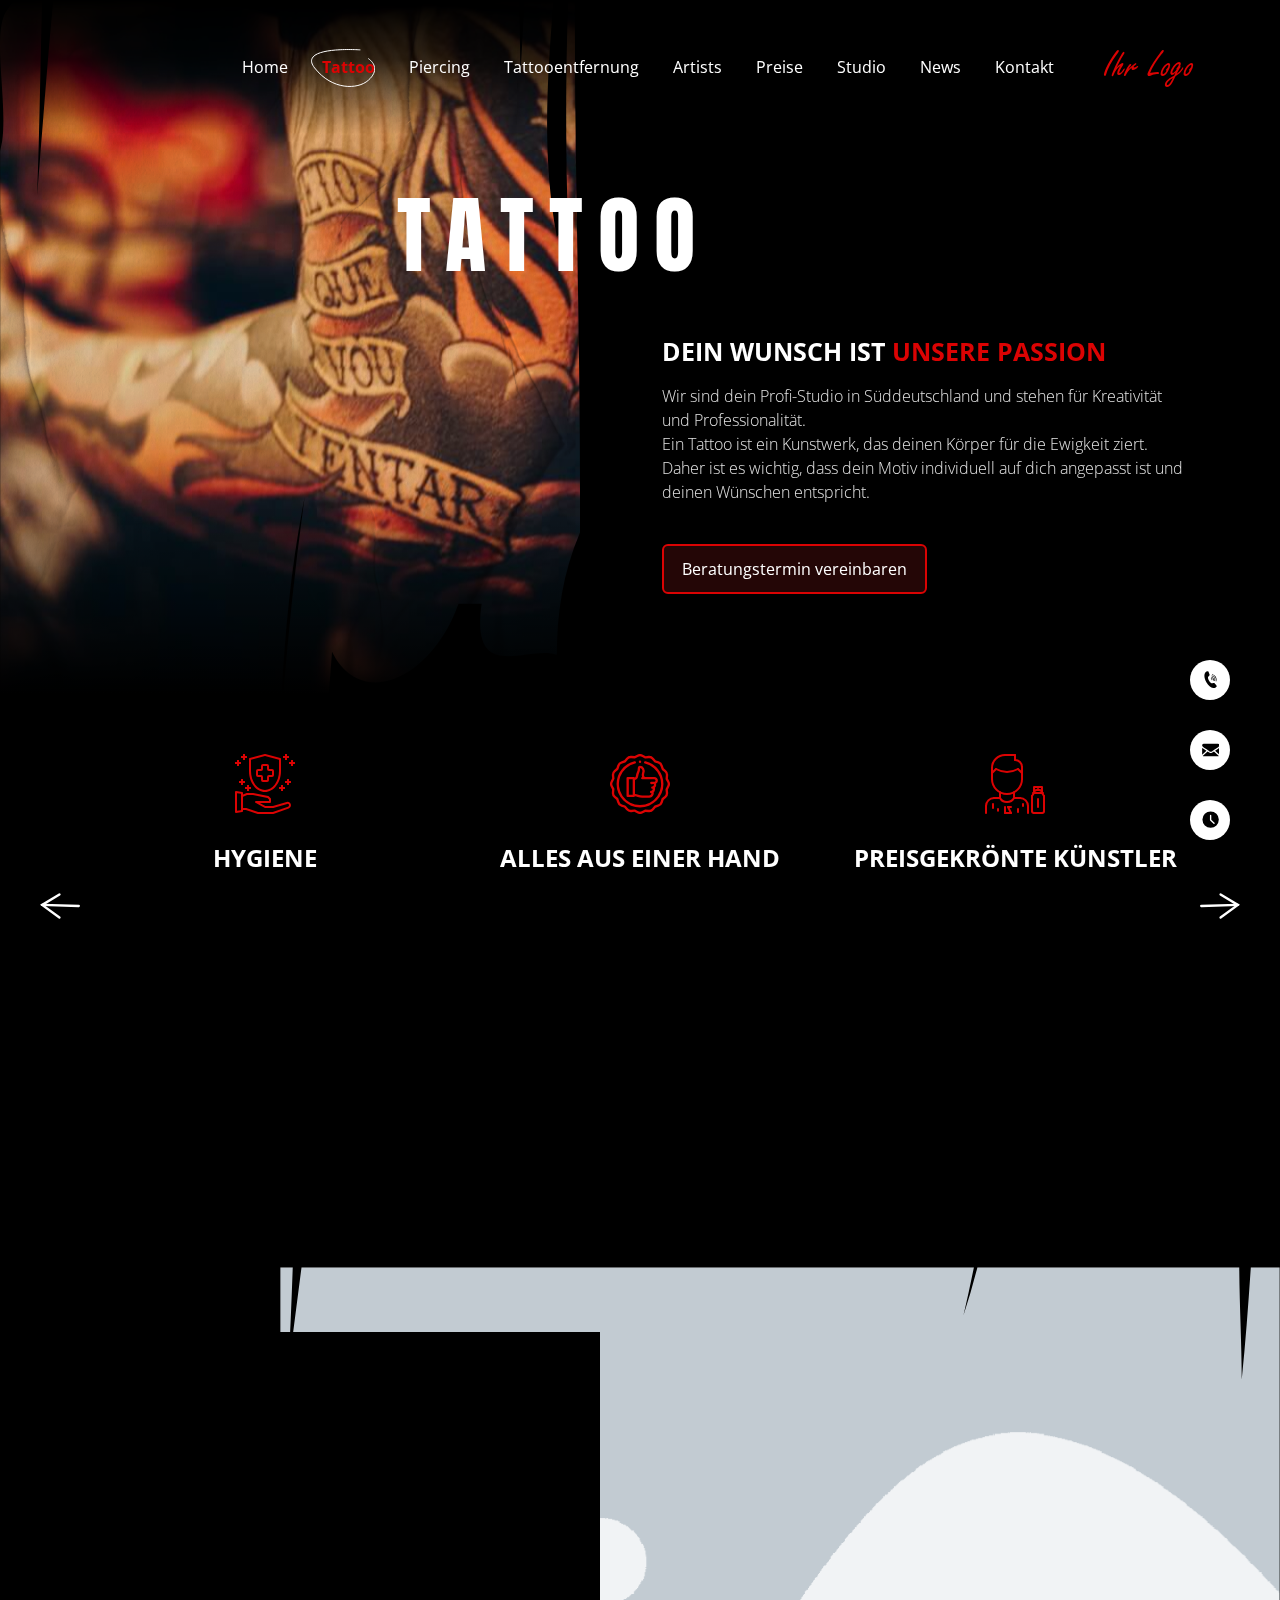
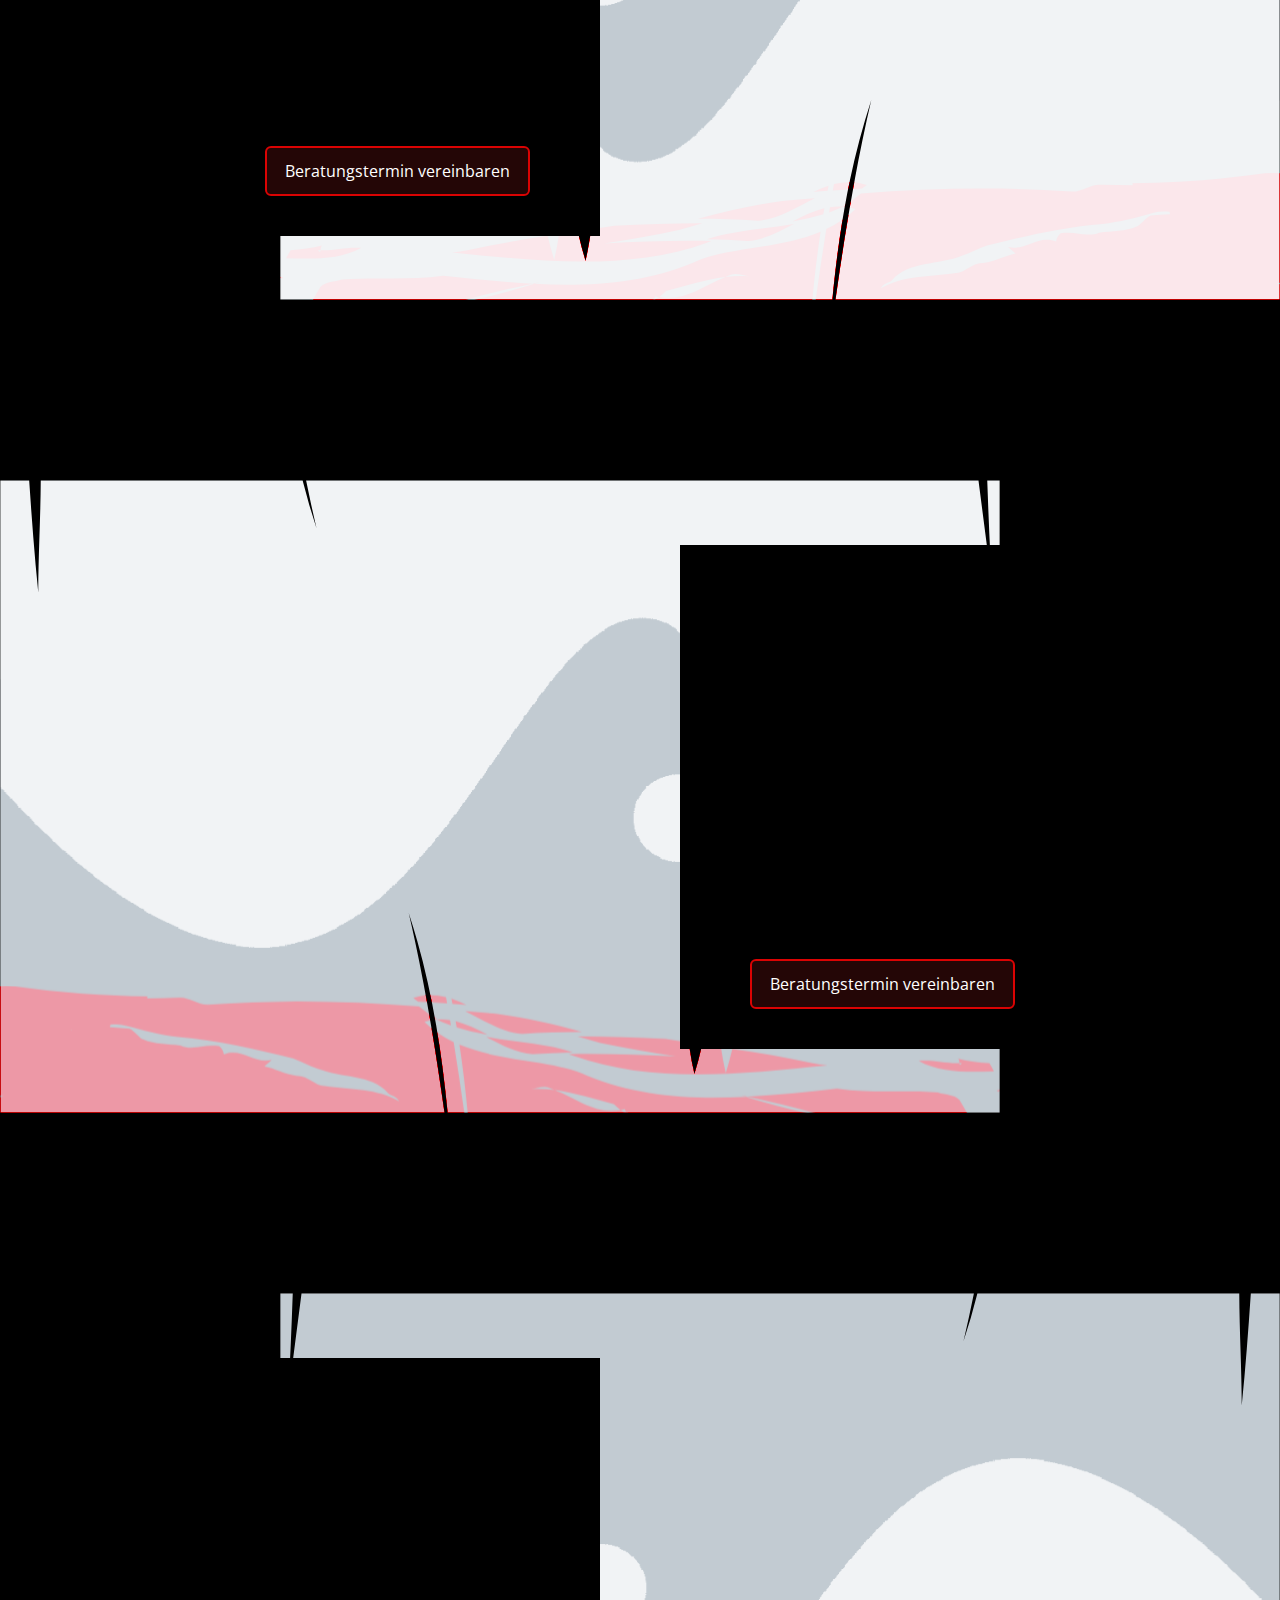
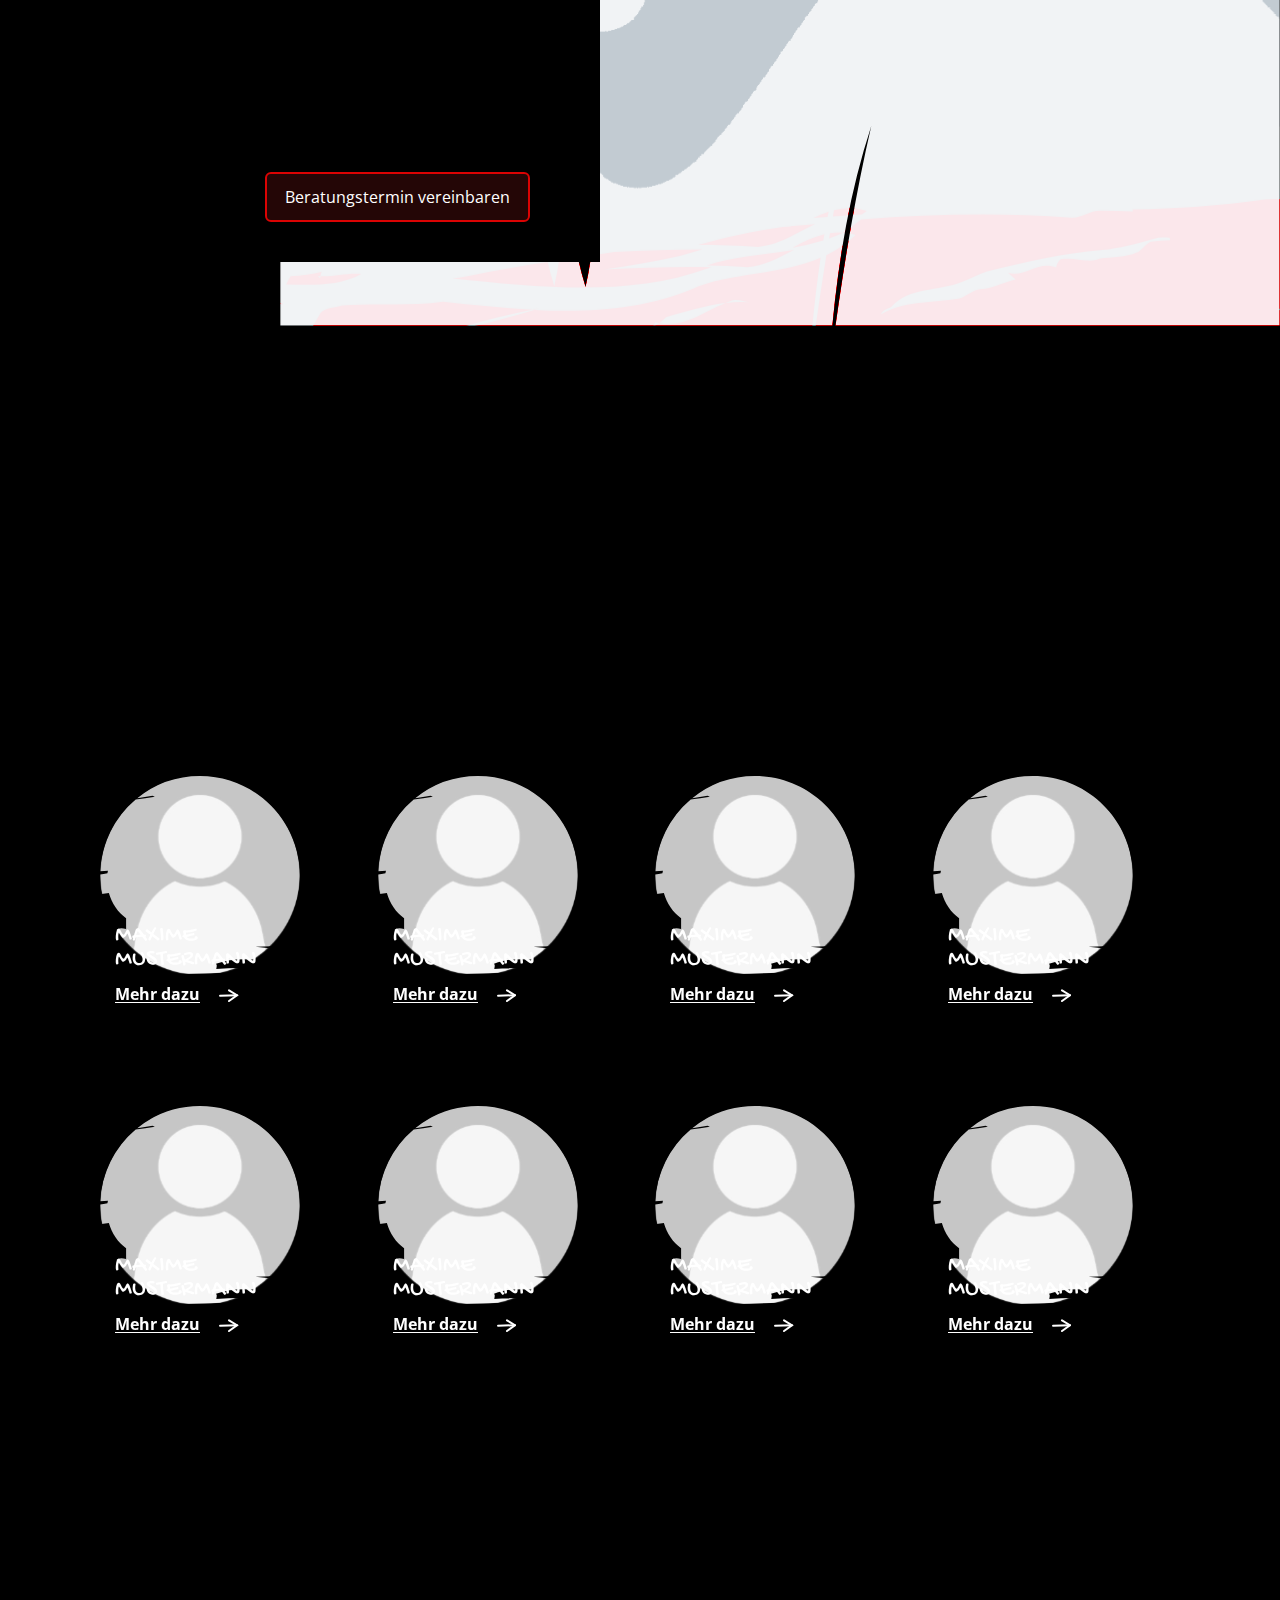
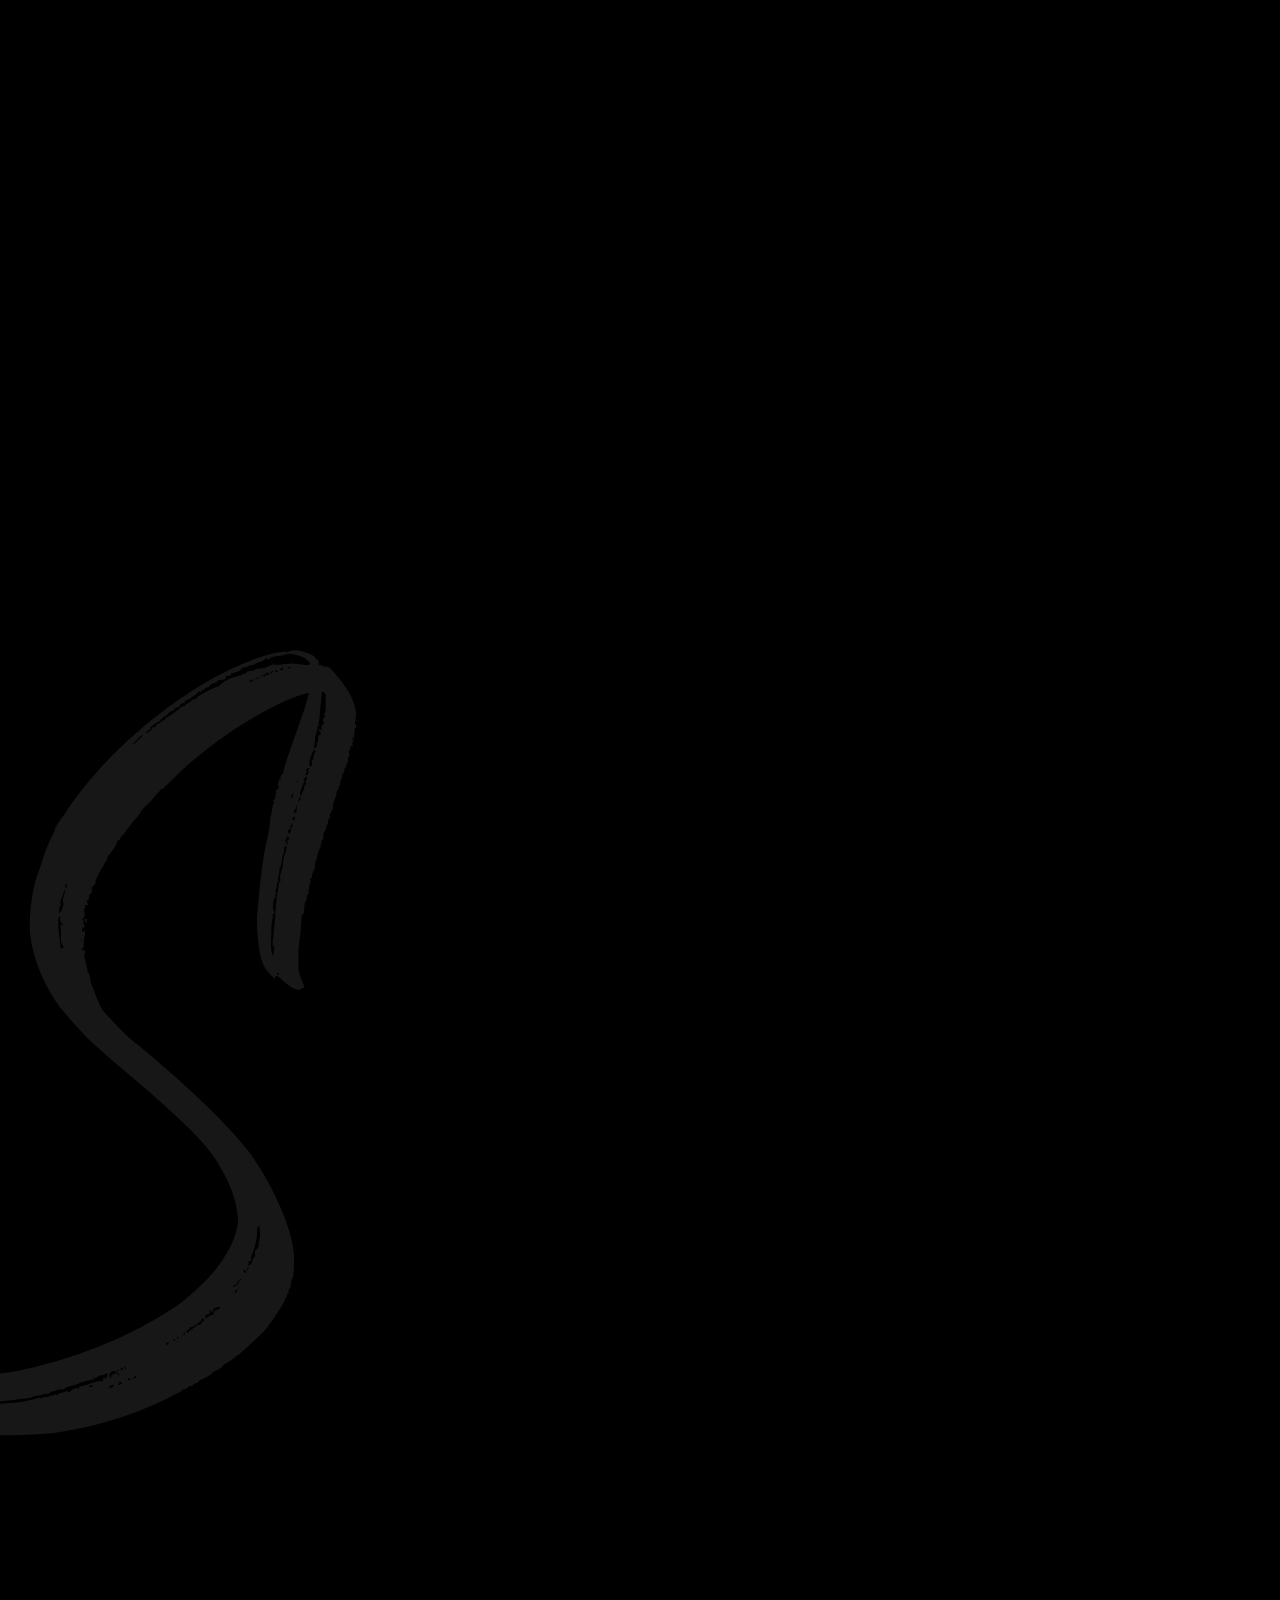
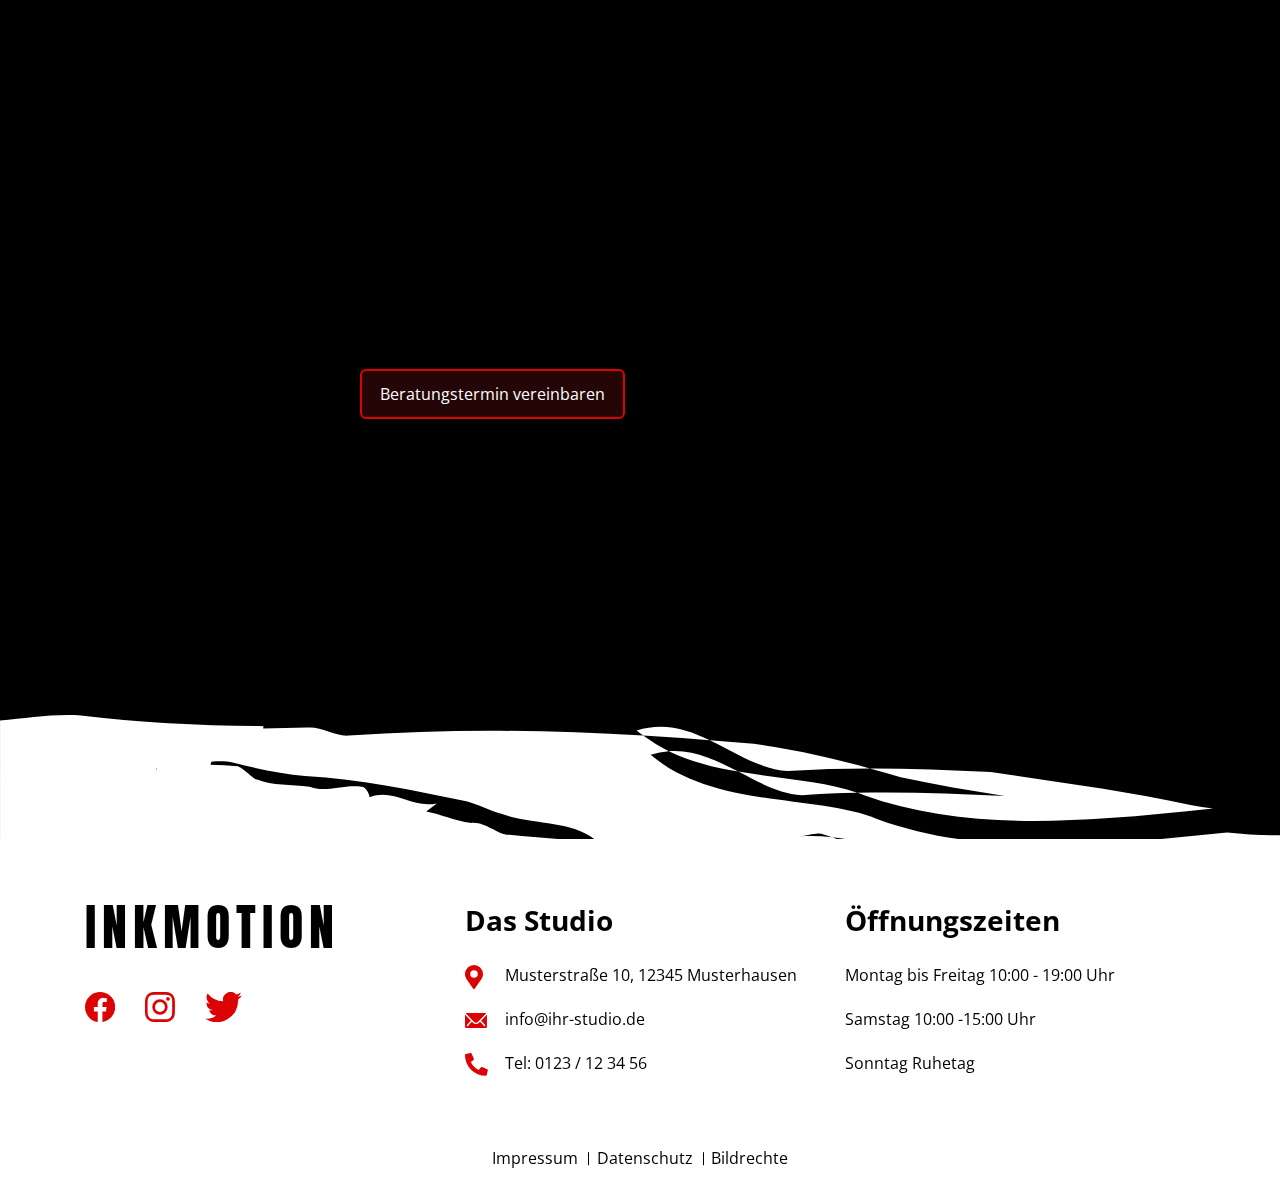
<file: leistungen.html>
<!DOCTYPE html>
<html lang="de">
<head>
	<title>Jaamo Inkmotion 1 - Leistungen </title>

	<meta charset="UTF-8">
	<meta name="description" content="">
	<meta name="keywords" content="">
	<meta name="viewport" content="width=device-width, initial-scale=1.0, maximum-scale=1.0, user-scalable=no">

	<!-- Favicon Link -->
	<link rel="icon" href="assets/images/favicon.png" type="image/gif" sizes="50x50">

	<!-- bootstrap CSS File-->
	<link rel="stylesheet" href="assets/css/bootstrap.min.css">
	<link rel="stylesheet" href="assets/css/font-awesome.min.css">

	<!-- Owl Carousel Css -->
	<link rel="stylesheet" href="assets/css/owl.carousel.min.css">
	<link rel="stylesheet" href="assets/css/owl.theme.default.min.css">
	<link rel="stylesheet" href="assets/css/jquery.mCustomScrollbar.min.css">

	<!-- Google Fonts -->
	<link href="https://fonts.googleapis.com/css2?family=Anton&display=swap" rel="stylesheet">
	<link href="https://fonts.googleapis.com/css2?family=Open+Sans:wght@300;400;600;700;800&display=swap" rel="stylesheet">
	<link href="https://fonts.googleapis.com/css2?family=Gochi+Hand&display=swap" rel="stylesheet">

	<!-- Animation Css-->
	<link rel="stylesheet" href="assets/css/animate.css">

	<link rel="stylesheet" href="https://cdn.jsdelivr.net/npm/@fancyapps/ui/dist/fancybox.css"/>

	<!-- Custom Style-->
	<link rel="stylesheet" href="assets/css/style.css">
	<link rel="stylesheet" href="assets/css/responsive.css" >
</head>

<body class="leistungen-page">
	<!-- Main Wrapper Start-->
	<div class="main-wrapper">
		<!-- Header Wrapper Start-->
		<div class="header-wrapper">
			<header>
				<div class="container">
					<div class="header-block">
						<div class="menu-toggle-btn">
							<span></span>
							<span></span>
							<span></span>
						</div>
						<div class="inner-back-btn">
							<i class="fa fa-angle-left"></i>
						</div>
						<div class="menu-nav-block">
							<div class="menu-nav">
								<ul>
									<li >
										<a href="index.html">
											Home
											<span class="active--menu">
												<svg xmlns="http://www.w3.org/2000/svg" width="64.213" height="38.108" viewBox="0 0 64.213 38.108"> <path id="home" d="M736.13-171.826s-63.394-4.345-45.784,18.1S733.489-132,744.055-141.414s6.163-17.378,0-21.723" transform="translate(-686.723 172.746)" fill="none" stroke="#fff" stroke-width="1"/> </svg>
											</span>
										</a>
									</li>
									<li class="active">
										<a href="leistungen.html">
											Tattoo
											<span class="active--menu">
												<svg xmlns="http://www.w3.org/2000/svg" width="64.213" height="38.108" viewBox="0 0 64.213 38.108"> <path id="home" d="M736.13-171.826s-63.394-4.345-45.784,18.1S733.489-132,744.055-141.414s6.163-17.378,0-21.723" transform="translate(-686.723 172.746)" fill="none" stroke="#fff" stroke-width="1"/> </svg>
											</span>
										</a>
									</li>
									<li>
										<a href="#0">
											Piercing
											<span class="active--menu">
												<svg xmlns="http://www.w3.org/2000/svg" width="88.262" height="44.271" viewBox="0 0 88.262 44.271"> <path id="piercing" d="M754.758-171.77s-87.556-5.066-63.235,21.108,59.586,25.33,74.179,14.354,8.512-20.264,0-25.33" transform="translate(-686.756 172.76)" fill="none" stroke="#fff" stroke-width="1"/> </svg>
											</span>
										</a>
									</li>
									<li>
										<a href="#0">
											Tattooentfernung
											<span class="active--menu">
												<svg xmlns="http://www.w3.org/2000/svg" width="174.059" height="46.876" viewBox="0 0 174.059 46.876"> <path id="tattooentfernung" d="M821.128-171.745s-173.642-5.381-125.408,22.42,118.173,26.9,147.113,15.246,16.882-21.524,0-26.9" transform="translate(-686.756 172.766)" fill="none" stroke="#fff" stroke-width="1"/> </svg>
											</span>
										</a>
									</li>
									<li class="has-submenu">
										<a href="javascript:void(0)">
											Artists
											<span class="active--menu">
												<svg xmlns="http://www.w3.org/2000/svg" width="65.68" height="38.493" viewBox="0 0 65.68 38.493"> <path id="artist" d="M737.29-171.822s-64.9-4.39-46.87,18.29S734.586-131.585,745.4-141.1s6.31-17.558,0-21.948" transform="translate(-686.756 172.747)" fill="none" stroke="#fff" stroke-width="1"/> </svg>
											</span>
										</a>
										<div class="dropdown-submenu">
											<div class="submenu--inner--block">
												<div class="submenu--inner-col">
													<div class="submenu--inner--content">
														<p class="submenu--inner--heading">Tattooartists</p>
														<div class="artists--list--ul mCustomScrollbar">
															<ul>
																<li>
																	<a href="artist.html">
																		<div class="sub--artists--image">
																			<svg xmlns="http://www.w3.org/2000/svg" xmlns:xlink="http://www.w3.org/1999/xlink" width="311.999" height="309.002" viewBox="0 0 311.999 309.002">
																				<defs>
																					<style>.a1 {fill: url(#a);}</style>
																					<pattern id="a" preserveAspectRatio="xMidYMid slice" width="100%" height="100%" viewBox="0 0 566 677">
																						<image width="566" height="677" xlink:href="assets/images/home/sub-img-1.png" />
																					</pattern>
																				</defs>
																				<path class="a1" d="M24.739,241.392c2.948-3.351,7.888-4.564,15.991-2.4V222.313c-12.784-8.555-22.29-23.42-26.908-39.137q-5.687.617-11.394,1.316A157.634,157.634,0,0,1,0,156.861c0-.843.007-1.692.02-2.532q5.776-1.2,11.584-2.22.359-1.948.864-3.824c-4.121.315-8.215.618-12.285.944A156.141,156.141,0,0,1,55.623,37.163c10.062-1.142,20.071-2.594,30.016-4.483-1.264-.485-2.515-.977-3.774-1.484Q69.953,33.328,58.034,35.17A155.143,155.143,0,0,1,156,.5c86.157,0,156,70,156,156.361a156.03,156.03,0,0,1-44.516,109.377c-8.51.3-16.88.659-24.913.659,7.289.867,14.627,1.6,21.987,2.259A156.9,156.9,0,0,1,242.4,287.071c-20.219-1.821-40.577-1.284-61.432,6.161,2.077,2.224.845,5.624.414,8.32-.144.011-.282.016-.414.022.132-.005.27-.011.414-.022a8.947,8.947,0,0,0-.137,1.415,8.947,8.947,0,0,1,.137-1.415q18.974-1.341,37.5-1.551a154.741,154.741,0,0,1-20.353,7.341c-25.3.73-50.726,1.638-76.514,2.158a156.179,156.179,0,0,1-97.276-68.108Z" transform="translate(0 -0.498)"/>
																			</svg>
																		</div>
																		<div class="artists--name">MAXIME MUSTERMANN</div>
																	</a>
																</li>
																<li>
																	<a href="#0">
																		<div class="sub--artists--image">
																			<svg xmlns="http://www.w3.org/2000/svg" xmlns:xlink="http://www.w3.org/1999/xlink" width="311.999" height="309.002" viewBox="0 0 311.999 309.002">
																				<defs><style>.a2 {fill: url(#a2);}</style>
																					<pattern id="a2" preserveAspectRatio="xMidYMid slice" width="100%" height="100%" viewBox="0 0 566 677"><image width="566" height="677" xlink:href="assets/images/home/sub-img-2.png" /></pattern>
																				</defs>
																				<path class="a2" d="M24.739,241.392c2.948-3.351,7.888-4.564,15.991-2.4V222.313c-12.784-8.555-22.29-23.42-26.908-39.137q-5.687.617-11.394,1.316A157.634,157.634,0,0,1,0,156.861c0-.843.007-1.692.02-2.532q5.776-1.2,11.584-2.22.359-1.948.864-3.824c-4.121.315-8.215.618-12.285.944A156.141,156.141,0,0,1,55.623,37.163c10.062-1.142,20.071-2.594,30.016-4.483-1.264-.485-2.515-.977-3.774-1.484Q69.953,33.328,58.034,35.17A155.143,155.143,0,0,1,156,.5c86.157,0,156,70,156,156.361a156.03,156.03,0,0,1-44.516,109.377c-8.51.3-16.88.659-24.913.659,7.289.867,14.627,1.6,21.987,2.259A156.9,156.9,0,0,1,242.4,287.071c-20.219-1.821-40.577-1.284-61.432,6.161,2.077,2.224.845,5.624.414,8.32-.144.011-.282.016-.414.022.132-.005.27-.011.414-.022a8.947,8.947,0,0,0-.137,1.415,8.947,8.947,0,0,1,.137-1.415q18.974-1.341,37.5-1.551a154.741,154.741,0,0,1-20.353,7.341c-25.3.73-50.726,1.638-76.514,2.158a156.179,156.179,0,0,1-97.276-68.108Z" transform="translate(0 -0.498)"/>
																			</svg>
																		</div>
																		<div class="artists--name">MAXIME MUSTERMANN</div>
																	</a>
																</li>
																<li>
																	<a href="#0">
																		<div class="sub--artists--image">
																			<svg xmlns="http://www.w3.org/2000/svg" xmlns:xlink="http://www.w3.org/1999/xlink" width="311.999" height="309.002" viewBox="0 0 311.999 309.002">
																				<defs>
																					<style>.a3 {fill: url(#a3);}</style>
																					<pattern id="a3" preserveAspectRatio="xMidYMid slice" width="100%" height="100%" viewBox="0 0 566 677"><image width="566" height="677" xlink:href="assets/images/home/sub-img-3.png" /></pattern>
																				</defs>
																				<path class="a3" d="M24.739,241.392c2.948-3.351,7.888-4.564,15.991-2.4V222.313c-12.784-8.555-22.29-23.42-26.908-39.137q-5.687.617-11.394,1.316A157.634,157.634,0,0,1,0,156.861c0-.843.007-1.692.02-2.532q5.776-1.2,11.584-2.22.359-1.948.864-3.824c-4.121.315-8.215.618-12.285.944A156.141,156.141,0,0,1,55.623,37.163c10.062-1.142,20.071-2.594,30.016-4.483-1.264-.485-2.515-.977-3.774-1.484Q69.953,33.328,58.034,35.17A155.143,155.143,0,0,1,156,.5c86.157,0,156,70,156,156.361a156.03,156.03,0,0,1-44.516,109.377c-8.51.3-16.88.659-24.913.659,7.289.867,14.627,1.6,21.987,2.259A156.9,156.9,0,0,1,242.4,287.071c-20.219-1.821-40.577-1.284-61.432,6.161,2.077,2.224.845,5.624.414,8.32-.144.011-.282.016-.414.022.132-.005.27-.011.414-.022a8.947,8.947,0,0,0-.137,1.415,8.947,8.947,0,0,1,.137-1.415q18.974-1.341,37.5-1.551a154.741,154.741,0,0,1-20.353,7.341c-25.3.73-50.726,1.638-76.514,2.158a156.179,156.179,0,0,1-97.276-68.108Z" transform="translate(0 -0.498)"/>
																			</svg>
																		</div>
																		<div class="artists--name">MAXIME MUSTERMANN</div>
																	</a>
																</li>
																<li>
																	<a href="#0">
																		<div class="sub--artists--image">
																			<svg xmlns="http://www.w3.org/2000/svg" xmlns:xlink="http://www.w3.org/1999/xlink" width="311.999" height="309.002" viewBox="0 0 311.999 309.002">
																				<defs>
																					<style>.a4 {fill: url(#a4);}</style>
																					<pattern id="a4" preserveAspectRatio="xMidYMid slice" width="100%" height="100%" viewBox="0 0 566 677"><image width="566" height="677" xlink:href="assets/images/home/sub-img-4.png" /></pattern>
																				</defs>
																				<path class="a4" d="M24.739,241.392c2.948-3.351,7.888-4.564,15.991-2.4V222.313c-12.784-8.555-22.29-23.42-26.908-39.137q-5.687.617-11.394,1.316A157.634,157.634,0,0,1,0,156.861c0-.843.007-1.692.02-2.532q5.776-1.2,11.584-2.22.359-1.948.864-3.824c-4.121.315-8.215.618-12.285.944A156.141,156.141,0,0,1,55.623,37.163c10.062-1.142,20.071-2.594,30.016-4.483-1.264-.485-2.515-.977-3.774-1.484Q69.953,33.328,58.034,35.17A155.143,155.143,0,0,1,156,.5c86.157,0,156,70,156,156.361a156.03,156.03,0,0,1-44.516,109.377c-8.51.3-16.88.659-24.913.659,7.289.867,14.627,1.6,21.987,2.259A156.9,156.9,0,0,1,242.4,287.071c-20.219-1.821-40.577-1.284-61.432,6.161,2.077,2.224.845,5.624.414,8.32-.144.011-.282.016-.414.022.132-.005.27-.011.414-.022a8.947,8.947,0,0,0-.137,1.415,8.947,8.947,0,0,1,.137-1.415q18.974-1.341,37.5-1.551a154.741,154.741,0,0,1-20.353,7.341c-25.3.73-50.726,1.638-76.514,2.158a156.179,156.179,0,0,1-97.276-68.108Z" transform="translate(0 -0.498)"/>
																			</svg>
																		</div>
																		<div class="artists--name">MAXIME MUSTERMANN</div>
																	</a>
																</li>
																<li>
																	<a href="#0">
																		<div class="sub--artists--image">
																			<svg xmlns="http://www.w3.org/2000/svg" xmlns:xlink="http://www.w3.org/1999/xlink" width="311.999" height="309.002" viewBox="0 0 311.999 309.002">
																				<defs><style>.a2 {fill: url(#a2);}</style>
																					<pattern id="a2" preserveAspectRatio="xMidYMid slice" width="100%" height="100%" viewBox="0 0 566 677"><image width="566" height="677" xlink:href="assets/images/home/sub-img-2.png" /></pattern>
																				</defs>
																				<path class="a2" d="M24.739,241.392c2.948-3.351,7.888-4.564,15.991-2.4V222.313c-12.784-8.555-22.29-23.42-26.908-39.137q-5.687.617-11.394,1.316A157.634,157.634,0,0,1,0,156.861c0-.843.007-1.692.02-2.532q5.776-1.2,11.584-2.22.359-1.948.864-3.824c-4.121.315-8.215.618-12.285.944A156.141,156.141,0,0,1,55.623,37.163c10.062-1.142,20.071-2.594,30.016-4.483-1.264-.485-2.515-.977-3.774-1.484Q69.953,33.328,58.034,35.17A155.143,155.143,0,0,1,156,.5c86.157,0,156,70,156,156.361a156.03,156.03,0,0,1-44.516,109.377c-8.51.3-16.88.659-24.913.659,7.289.867,14.627,1.6,21.987,2.259A156.9,156.9,0,0,1,242.4,287.071c-20.219-1.821-40.577-1.284-61.432,6.161,2.077,2.224.845,5.624.414,8.32-.144.011-.282.016-.414.022.132-.005.27-.011.414-.022a8.947,8.947,0,0,0-.137,1.415,8.947,8.947,0,0,1,.137-1.415q18.974-1.341,37.5-1.551a154.741,154.741,0,0,1-20.353,7.341c-25.3.73-50.726,1.638-76.514,2.158a156.179,156.179,0,0,1-97.276-68.108Z" transform="translate(0 -0.498)"/>
																			</svg>
																		</div>
																		<div class="artists--name">MAXIME MUSTERMANN</div>
																	</a>
																</li>
																<li>
																	<a href="#0">
																		<div class="sub--artists--image">
																			<svg xmlns="http://www.w3.org/2000/svg" xmlns:xlink="http://www.w3.org/1999/xlink" width="311.999" height="309.002" viewBox="0 0 311.999 309.002">
																				<defs>
																					<style>.a1 {fill: url(#a);}</style>
																					<pattern id="a" preserveAspectRatio="xMidYMid slice" width="100%" height="100%" viewBox="0 0 566 677">
																						<image width="566" height="677" xlink:href="assets/images/home/sub-img-1.png" />
																					</pattern>
																				</defs>
																				<path class="a1" d="M24.739,241.392c2.948-3.351,7.888-4.564,15.991-2.4V222.313c-12.784-8.555-22.29-23.42-26.908-39.137q-5.687.617-11.394,1.316A157.634,157.634,0,0,1,0,156.861c0-.843.007-1.692.02-2.532q5.776-1.2,11.584-2.22.359-1.948.864-3.824c-4.121.315-8.215.618-12.285.944A156.141,156.141,0,0,1,55.623,37.163c10.062-1.142,20.071-2.594,30.016-4.483-1.264-.485-2.515-.977-3.774-1.484Q69.953,33.328,58.034,35.17A155.143,155.143,0,0,1,156,.5c86.157,0,156,70,156,156.361a156.03,156.03,0,0,1-44.516,109.377c-8.51.3-16.88.659-24.913.659,7.289.867,14.627,1.6,21.987,2.259A156.9,156.9,0,0,1,242.4,287.071c-20.219-1.821-40.577-1.284-61.432,6.161,2.077,2.224.845,5.624.414,8.32-.144.011-.282.016-.414.022.132-.005.27-.011.414-.022a8.947,8.947,0,0,0-.137,1.415,8.947,8.947,0,0,1,.137-1.415q18.974-1.341,37.5-1.551a154.741,154.741,0,0,1-20.353,7.341c-25.3.73-50.726,1.638-76.514,2.158a156.179,156.179,0,0,1-97.276-68.108Z" transform="translate(0 -0.498)"/>
																			</svg>
																		</div>
																		<div class="artists--name">MAXIME MUSTERMANN</div>
																	</a>
																</li>
																<li>
																	<a href="#0">
																		<div class="sub--artists--image">
																			<svg xmlns="http://www.w3.org/2000/svg" xmlns:xlink="http://www.w3.org/1999/xlink" width="311.999" height="309.002" viewBox="0 0 311.999 309.002">
																				<defs>
																					<style>.a4 {fill: url(#a4);}</style>
																					<pattern id="a4" preserveAspectRatio="xMidYMid slice" width="100%" height="100%" viewBox="0 0 566 677"><image width="566" height="677" xlink:href="assets/images/home/sub-img-4.png" /></pattern>
																				</defs>
																				<path class="a4" d="M24.739,241.392c2.948-3.351,7.888-4.564,15.991-2.4V222.313c-12.784-8.555-22.29-23.42-26.908-39.137q-5.687.617-11.394,1.316A157.634,157.634,0,0,1,0,156.861c0-.843.007-1.692.02-2.532q5.776-1.2,11.584-2.22.359-1.948.864-3.824c-4.121.315-8.215.618-12.285.944A156.141,156.141,0,0,1,55.623,37.163c10.062-1.142,20.071-2.594,30.016-4.483-1.264-.485-2.515-.977-3.774-1.484Q69.953,33.328,58.034,35.17A155.143,155.143,0,0,1,156,.5c86.157,0,156,70,156,156.361a156.03,156.03,0,0,1-44.516,109.377c-8.51.3-16.88.659-24.913.659,7.289.867,14.627,1.6,21.987,2.259A156.9,156.9,0,0,1,242.4,287.071c-20.219-1.821-40.577-1.284-61.432,6.161,2.077,2.224.845,5.624.414,8.32-.144.011-.282.016-.414.022.132-.005.27-.011.414-.022a8.947,8.947,0,0,0-.137,1.415,8.947,8.947,0,0,1,.137-1.415q18.974-1.341,37.5-1.551a154.741,154.741,0,0,1-20.353,7.341c-25.3.73-50.726,1.638-76.514,2.158a156.179,156.179,0,0,1-97.276-68.108Z" transform="translate(0 -0.498)"/>
																			</svg>
																		</div>
																		<div class="artists--name">MAXIME MUSTERMANN</div>
																	</a>
																</li>
																<li>
																	<a href="#0">
																		<div class="sub--artists--image">
																			<svg xmlns="http://www.w3.org/2000/svg" xmlns:xlink="http://www.w3.org/1999/xlink" width="311.999" height="309.002" viewBox="0 0 311.999 309.002">
																				<defs>
																					<style>.a3 {fill: url(#a3);}</style>
																					<pattern id="a3" preserveAspectRatio="xMidYMid slice" width="100%" height="100%" viewBox="0 0 566 677"><image width="566" height="677" xlink:href="assets/images/home/sub-img-3.png" /></pattern>
																				</defs>
																				<path class="a3" d="M24.739,241.392c2.948-3.351,7.888-4.564,15.991-2.4V222.313c-12.784-8.555-22.29-23.42-26.908-39.137q-5.687.617-11.394,1.316A157.634,157.634,0,0,1,0,156.861c0-.843.007-1.692.02-2.532q5.776-1.2,11.584-2.22.359-1.948.864-3.824c-4.121.315-8.215.618-12.285.944A156.141,156.141,0,0,1,55.623,37.163c10.062-1.142,20.071-2.594,30.016-4.483-1.264-.485-2.515-.977-3.774-1.484Q69.953,33.328,58.034,35.17A155.143,155.143,0,0,1,156,.5c86.157,0,156,70,156,156.361a156.03,156.03,0,0,1-44.516,109.377c-8.51.3-16.88.659-24.913.659,7.289.867,14.627,1.6,21.987,2.259A156.9,156.9,0,0,1,242.4,287.071c-20.219-1.821-40.577-1.284-61.432,6.161,2.077,2.224.845,5.624.414,8.32-.144.011-.282.016-.414.022.132-.005.27-.011.414-.022a8.947,8.947,0,0,0-.137,1.415,8.947,8.947,0,0,1,.137-1.415q18.974-1.341,37.5-1.551a154.741,154.741,0,0,1-20.353,7.341c-25.3.73-50.726,1.638-76.514,2.158a156.179,156.179,0,0,1-97.276-68.108Z" transform="translate(0 -0.498)"/>
																			</svg>
																		</div>
																		<div class="artists--name">MAXIME MUSTERMANN</div>
																	</a>
																</li>
																<li>
																	<a href="#0">
																		<div class="sub--artists--image">
																			<svg xmlns="http://www.w3.org/2000/svg" xmlns:xlink="http://www.w3.org/1999/xlink" width="311.999" height="309.002" viewBox="0 0 311.999 309.002">
																				<defs>
																					<style>.a1 {fill: url(#a);}</style>
																					<pattern id="a" preserveAspectRatio="xMidYMid slice" width="100%" height="100%" viewBox="0 0 566 677">
																						<image width="566" height="677" xlink:href="assets/images/home/sub-img-1.png" />
																					</pattern>
																				</defs>
																				<path class="a1" d="M24.739,241.392c2.948-3.351,7.888-4.564,15.991-2.4V222.313c-12.784-8.555-22.29-23.42-26.908-39.137q-5.687.617-11.394,1.316A157.634,157.634,0,0,1,0,156.861c0-.843.007-1.692.02-2.532q5.776-1.2,11.584-2.22.359-1.948.864-3.824c-4.121.315-8.215.618-12.285.944A156.141,156.141,0,0,1,55.623,37.163c10.062-1.142,20.071-2.594,30.016-4.483-1.264-.485-2.515-.977-3.774-1.484Q69.953,33.328,58.034,35.17A155.143,155.143,0,0,1,156,.5c86.157,0,156,70,156,156.361a156.03,156.03,0,0,1-44.516,109.377c-8.51.3-16.88.659-24.913.659,7.289.867,14.627,1.6,21.987,2.259A156.9,156.9,0,0,1,242.4,287.071c-20.219-1.821-40.577-1.284-61.432,6.161,2.077,2.224.845,5.624.414,8.32-.144.011-.282.016-.414.022.132-.005.27-.011.414-.022a8.947,8.947,0,0,0-.137,1.415,8.947,8.947,0,0,1,.137-1.415q18.974-1.341,37.5-1.551a154.741,154.741,0,0,1-20.353,7.341c-25.3.73-50.726,1.638-76.514,2.158a156.179,156.179,0,0,1-97.276-68.108Z" transform="translate(0 -0.498)"/>
																			</svg>
																		</div>
																		<div class="artists--name">MAXIME MUSTERMANN</div>
																	</a>
																</li>
																<li>
																	<a href="#0">
																		<div class="sub--artists--image">
																			<svg xmlns="http://www.w3.org/2000/svg" xmlns:xlink="http://www.w3.org/1999/xlink" width="311.999" height="309.002" viewBox="0 0 311.999 309.002">
																				<defs><style>.a2 {fill: url(#a2);}</style>
																					<pattern id="a2" preserveAspectRatio="xMidYMid slice" width="100%" height="100%" viewBox="0 0 566 677"><image width="566" height="677" xlink:href="assets/images/home/sub-img-2.png" /></pattern>
																				</defs>
																				<path class="a2" d="M24.739,241.392c2.948-3.351,7.888-4.564,15.991-2.4V222.313c-12.784-8.555-22.29-23.42-26.908-39.137q-5.687.617-11.394,1.316A157.634,157.634,0,0,1,0,156.861c0-.843.007-1.692.02-2.532q5.776-1.2,11.584-2.22.359-1.948.864-3.824c-4.121.315-8.215.618-12.285.944A156.141,156.141,0,0,1,55.623,37.163c10.062-1.142,20.071-2.594,30.016-4.483-1.264-.485-2.515-.977-3.774-1.484Q69.953,33.328,58.034,35.17A155.143,155.143,0,0,1,156,.5c86.157,0,156,70,156,156.361a156.03,156.03,0,0,1-44.516,109.377c-8.51.3-16.88.659-24.913.659,7.289.867,14.627,1.6,21.987,2.259A156.9,156.9,0,0,1,242.4,287.071c-20.219-1.821-40.577-1.284-61.432,6.161,2.077,2.224.845,5.624.414,8.32-.144.011-.282.016-.414.022.132-.005.27-.011.414-.022a8.947,8.947,0,0,0-.137,1.415,8.947,8.947,0,0,1,.137-1.415q18.974-1.341,37.5-1.551a154.741,154.741,0,0,1-20.353,7.341c-25.3.73-50.726,1.638-76.514,2.158a156.179,156.179,0,0,1-97.276-68.108Z" transform="translate(0 -0.498)"/>
																			</svg>
																		</div>
																		<div class="artists--name">MAXIME MUSTERMANN</div>
																	</a>
																</li>
																<li>
																	<a href="#0">
																		<div class="sub--artists--image">
																			<svg xmlns="http://www.w3.org/2000/svg" xmlns:xlink="http://www.w3.org/1999/xlink" width="311.999" height="309.002" viewBox="0 0 311.999 309.002">
																				<defs>
																					<style>.a3 {fill: url(#a3);}</style>
																					<pattern id="a3" preserveAspectRatio="xMidYMid slice" width="100%" height="100%" viewBox="0 0 566 677"><image width="566" height="677" xlink:href="assets/images/home/sub-img-3.png" /></pattern>
																				</defs>
																				<path class="a3" d="M24.739,241.392c2.948-3.351,7.888-4.564,15.991-2.4V222.313c-12.784-8.555-22.29-23.42-26.908-39.137q-5.687.617-11.394,1.316A157.634,157.634,0,0,1,0,156.861c0-.843.007-1.692.02-2.532q5.776-1.2,11.584-2.22.359-1.948.864-3.824c-4.121.315-8.215.618-12.285.944A156.141,156.141,0,0,1,55.623,37.163c10.062-1.142,20.071-2.594,30.016-4.483-1.264-.485-2.515-.977-3.774-1.484Q69.953,33.328,58.034,35.17A155.143,155.143,0,0,1,156,.5c86.157,0,156,70,156,156.361a156.03,156.03,0,0,1-44.516,109.377c-8.51.3-16.88.659-24.913.659,7.289.867,14.627,1.6,21.987,2.259A156.9,156.9,0,0,1,242.4,287.071c-20.219-1.821-40.577-1.284-61.432,6.161,2.077,2.224.845,5.624.414,8.32-.144.011-.282.016-.414.022.132-.005.27-.011.414-.022a8.947,8.947,0,0,0-.137,1.415,8.947,8.947,0,0,1,.137-1.415q18.974-1.341,37.5-1.551a154.741,154.741,0,0,1-20.353,7.341c-25.3.73-50.726,1.638-76.514,2.158a156.179,156.179,0,0,1-97.276-68.108Z" transform="translate(0 -0.498)"/>
																			</svg>
																		</div>
																		<div class="artists--name">MAXIME MUSTERMANN</div>
																	</a>
																</li>
																<li>
																	<a href="#0">
																		<div class="sub--artists--image">
																			<svg xmlns="http://www.w3.org/2000/svg" xmlns:xlink="http://www.w3.org/1999/xlink" width="311.999" height="309.002" viewBox="0 0 311.999 309.002">
																				<defs>
																					<style>.a4 {fill: url(#a4);}</style>
																					<pattern id="a4" preserveAspectRatio="xMidYMid slice" width="100%" height="100%" viewBox="0 0 566 677"><image width="566" height="677" xlink:href="assets/images/home/sub-img-4.png" /></pattern>
																				</defs>
																				<path class="a4" d="M24.739,241.392c2.948-3.351,7.888-4.564,15.991-2.4V222.313c-12.784-8.555-22.29-23.42-26.908-39.137q-5.687.617-11.394,1.316A157.634,157.634,0,0,1,0,156.861c0-.843.007-1.692.02-2.532q5.776-1.2,11.584-2.22.359-1.948.864-3.824c-4.121.315-8.215.618-12.285.944A156.141,156.141,0,0,1,55.623,37.163c10.062-1.142,20.071-2.594,30.016-4.483-1.264-.485-2.515-.977-3.774-1.484Q69.953,33.328,58.034,35.17A155.143,155.143,0,0,1,156,.5c86.157,0,156,70,156,156.361a156.03,156.03,0,0,1-44.516,109.377c-8.51.3-16.88.659-24.913.659,7.289.867,14.627,1.6,21.987,2.259A156.9,156.9,0,0,1,242.4,287.071c-20.219-1.821-40.577-1.284-61.432,6.161,2.077,2.224.845,5.624.414,8.32-.144.011-.282.016-.414.022.132-.005.27-.011.414-.022a8.947,8.947,0,0,0-.137,1.415,8.947,8.947,0,0,1,.137-1.415q18.974-1.341,37.5-1.551a154.741,154.741,0,0,1-20.353,7.341c-25.3.73-50.726,1.638-76.514,2.158a156.179,156.179,0,0,1-97.276-68.108Z" transform="translate(0 -0.498)"/>
																			</svg>
																		</div>
																		<div class="artists--name">MAXIME MUSTERMANN</div>
																	</a>
																</li>
															</ul>
														</div>
													</div>
												</div>
												<div class="submenu--inner-col">
													<div class="submenu--inner--content">
														<p class="submenu--inner--heading">Piercingartists</p>
														<div class="artists--list--ul mCustomScrollbar">
															<ul>
																<li>
																	<a href="#0">
																		<div class="sub--artists--image">
																			<svg xmlns="http://www.w3.org/2000/svg" xmlns:xlink="http://www.w3.org/1999/xlink" width="311.999" height="309.002" viewBox="0 0 311.999 309.002">
																				<defs>
																					<style>.a1 {fill: url(#a);}</style>
																					<pattern id="a" preserveAspectRatio="xMidYMid slice" width="100%" height="100%" viewBox="0 0 566 677">
																						<image width="566" height="677" xlink:href="assets/images/home/sub-img-1.png" />
																					</pattern>
																				</defs>
																				<path class="a1" d="M24.739,241.392c2.948-3.351,7.888-4.564,15.991-2.4V222.313c-12.784-8.555-22.29-23.42-26.908-39.137q-5.687.617-11.394,1.316A157.634,157.634,0,0,1,0,156.861c0-.843.007-1.692.02-2.532q5.776-1.2,11.584-2.22.359-1.948.864-3.824c-4.121.315-8.215.618-12.285.944A156.141,156.141,0,0,1,55.623,37.163c10.062-1.142,20.071-2.594,30.016-4.483-1.264-.485-2.515-.977-3.774-1.484Q69.953,33.328,58.034,35.17A155.143,155.143,0,0,1,156,.5c86.157,0,156,70,156,156.361a156.03,156.03,0,0,1-44.516,109.377c-8.51.3-16.88.659-24.913.659,7.289.867,14.627,1.6,21.987,2.259A156.9,156.9,0,0,1,242.4,287.071c-20.219-1.821-40.577-1.284-61.432,6.161,2.077,2.224.845,5.624.414,8.32-.144.011-.282.016-.414.022.132-.005.27-.011.414-.022a8.947,8.947,0,0,0-.137,1.415,8.947,8.947,0,0,1,.137-1.415q18.974-1.341,37.5-1.551a154.741,154.741,0,0,1-20.353,7.341c-25.3.73-50.726,1.638-76.514,2.158a156.179,156.179,0,0,1-97.276-68.108Z" transform="translate(0 -0.498)"/>
																			</svg>
																		</div>
																		<div class="artists--name">MAXIME MUSTERMANN</div>
																	</a>
																</li>
																<li>
																	<a href="#0">
																		<div class="sub--artists--image">
																			<svg xmlns="http://www.w3.org/2000/svg" xmlns:xlink="http://www.w3.org/1999/xlink" width="311.999" height="309.002" viewBox="0 0 311.999 309.002">
																				<defs><style>.a2 {fill: url(#a2);}</style>
																					<pattern id="a2" preserveAspectRatio="xMidYMid slice" width="100%" height="100%" viewBox="0 0 566 677"><image width="566" height="677" xlink:href="assets/images/home/sub-img-2.png" /></pattern>
																				</defs>
																				<path class="a2" d="M24.739,241.392c2.948-3.351,7.888-4.564,15.991-2.4V222.313c-12.784-8.555-22.29-23.42-26.908-39.137q-5.687.617-11.394,1.316A157.634,157.634,0,0,1,0,156.861c0-.843.007-1.692.02-2.532q5.776-1.2,11.584-2.22.359-1.948.864-3.824c-4.121.315-8.215.618-12.285.944A156.141,156.141,0,0,1,55.623,37.163c10.062-1.142,20.071-2.594,30.016-4.483-1.264-.485-2.515-.977-3.774-1.484Q69.953,33.328,58.034,35.17A155.143,155.143,0,0,1,156,.5c86.157,0,156,70,156,156.361a156.03,156.03,0,0,1-44.516,109.377c-8.51.3-16.88.659-24.913.659,7.289.867,14.627,1.6,21.987,2.259A156.9,156.9,0,0,1,242.4,287.071c-20.219-1.821-40.577-1.284-61.432,6.161,2.077,2.224.845,5.624.414,8.32-.144.011-.282.016-.414.022.132-.005.27-.011.414-.022a8.947,8.947,0,0,0-.137,1.415,8.947,8.947,0,0,1,.137-1.415q18.974-1.341,37.5-1.551a154.741,154.741,0,0,1-20.353,7.341c-25.3.73-50.726,1.638-76.514,2.158a156.179,156.179,0,0,1-97.276-68.108Z" transform="translate(0 -0.498)"/>
																			</svg>
																		</div>
																		<div class="artists--name">MAXIME MUSTERMANN</div>
																	</a>
																</li>
																<li>
																	<a href="#0">
																		<div class="sub--artists--image">
																			<svg xmlns="http://www.w3.org/2000/svg" xmlns:xlink="http://www.w3.org/1999/xlink" width="311.999" height="309.002" viewBox="0 0 311.999 309.002">
																				<defs>
																					<style>.a3 {fill: url(#a3);}</style>
																					<pattern id="a3" preserveAspectRatio="xMidYMid slice" width="100%" height="100%" viewBox="0 0 566 677"><image width="566" height="677" xlink:href="assets/images/home/sub-img-3.png" /></pattern>
																				</defs>
																				<path class="a3" d="M24.739,241.392c2.948-3.351,7.888-4.564,15.991-2.4V222.313c-12.784-8.555-22.29-23.42-26.908-39.137q-5.687.617-11.394,1.316A157.634,157.634,0,0,1,0,156.861c0-.843.007-1.692.02-2.532q5.776-1.2,11.584-2.22.359-1.948.864-3.824c-4.121.315-8.215.618-12.285.944A156.141,156.141,0,0,1,55.623,37.163c10.062-1.142,20.071-2.594,30.016-4.483-1.264-.485-2.515-.977-3.774-1.484Q69.953,33.328,58.034,35.17A155.143,155.143,0,0,1,156,.5c86.157,0,156,70,156,156.361a156.03,156.03,0,0,1-44.516,109.377c-8.51.3-16.88.659-24.913.659,7.289.867,14.627,1.6,21.987,2.259A156.9,156.9,0,0,1,242.4,287.071c-20.219-1.821-40.577-1.284-61.432,6.161,2.077,2.224.845,5.624.414,8.32-.144.011-.282.016-.414.022.132-.005.27-.011.414-.022a8.947,8.947,0,0,0-.137,1.415,8.947,8.947,0,0,1,.137-1.415q18.974-1.341,37.5-1.551a154.741,154.741,0,0,1-20.353,7.341c-25.3.73-50.726,1.638-76.514,2.158a156.179,156.179,0,0,1-97.276-68.108Z" transform="translate(0 -0.498)"/>
																			</svg>
																		</div>
																		<div class="artists--name">MAXIME MUSTERMANN</div>
																	</a>
																</li>
																<li>
																	<a href="#0">
																		<div class="sub--artists--image">
																			<svg xmlns="http://www.w3.org/2000/svg" xmlns:xlink="http://www.w3.org/1999/xlink" width="311.999" height="309.002" viewBox="0 0 311.999 309.002">
																				<defs>
																					<style>.a4 {fill: url(#a4);}</style>
																					<pattern id="a4" preserveAspectRatio="xMidYMid slice" width="100%" height="100%" viewBox="0 0 566 677"><image width="566" height="677" xlink:href="assets/images/home/sub-img-4.png" /></pattern>
																				</defs>
																				<path class="a4" d="M24.739,241.392c2.948-3.351,7.888-4.564,15.991-2.4V222.313c-12.784-8.555-22.29-23.42-26.908-39.137q-5.687.617-11.394,1.316A157.634,157.634,0,0,1,0,156.861c0-.843.007-1.692.02-2.532q5.776-1.2,11.584-2.22.359-1.948.864-3.824c-4.121.315-8.215.618-12.285.944A156.141,156.141,0,0,1,55.623,37.163c10.062-1.142,20.071-2.594,30.016-4.483-1.264-.485-2.515-.977-3.774-1.484Q69.953,33.328,58.034,35.17A155.143,155.143,0,0,1,156,.5c86.157,0,156,70,156,156.361a156.03,156.03,0,0,1-44.516,109.377c-8.51.3-16.88.659-24.913.659,7.289.867,14.627,1.6,21.987,2.259A156.9,156.9,0,0,1,242.4,287.071c-20.219-1.821-40.577-1.284-61.432,6.161,2.077,2.224.845,5.624.414,8.32-.144.011-.282.016-.414.022.132-.005.27-.011.414-.022a8.947,8.947,0,0,0-.137,1.415,8.947,8.947,0,0,1,.137-1.415q18.974-1.341,37.5-1.551a154.741,154.741,0,0,1-20.353,7.341c-25.3.73-50.726,1.638-76.514,2.158a156.179,156.179,0,0,1-97.276-68.108Z" transform="translate(0 -0.498)"/>
																			</svg>
																		</div>
																		<div class="artists--name">MAXIME MUSTERMANN</div>
																	</a>
																</li>
																<li>
																	<a href="#0">
																		<div class="sub--artists--image">
																			<svg xmlns="http://www.w3.org/2000/svg" xmlns:xlink="http://www.w3.org/1999/xlink" width="311.999" height="309.002" viewBox="0 0 311.999 309.002">
																				<defs><style>.a2 {fill: url(#a2);}</style>
																					<pattern id="a2" preserveAspectRatio="xMidYMid slice" width="100%" height="100%" viewBox="0 0 566 677"><image width="566" height="677" xlink:href="assets/images/home/sub-img-2.png" /></pattern>
																				</defs>
																				<path class="a2" d="M24.739,241.392c2.948-3.351,7.888-4.564,15.991-2.4V222.313c-12.784-8.555-22.29-23.42-26.908-39.137q-5.687.617-11.394,1.316A157.634,157.634,0,0,1,0,156.861c0-.843.007-1.692.02-2.532q5.776-1.2,11.584-2.22.359-1.948.864-3.824c-4.121.315-8.215.618-12.285.944A156.141,156.141,0,0,1,55.623,37.163c10.062-1.142,20.071-2.594,30.016-4.483-1.264-.485-2.515-.977-3.774-1.484Q69.953,33.328,58.034,35.17A155.143,155.143,0,0,1,156,.5c86.157,0,156,70,156,156.361a156.03,156.03,0,0,1-44.516,109.377c-8.51.3-16.88.659-24.913.659,7.289.867,14.627,1.6,21.987,2.259A156.9,156.9,0,0,1,242.4,287.071c-20.219-1.821-40.577-1.284-61.432,6.161,2.077,2.224.845,5.624.414,8.32-.144.011-.282.016-.414.022.132-.005.27-.011.414-.022a8.947,8.947,0,0,0-.137,1.415,8.947,8.947,0,0,1,.137-1.415q18.974-1.341,37.5-1.551a154.741,154.741,0,0,1-20.353,7.341c-25.3.73-50.726,1.638-76.514,2.158a156.179,156.179,0,0,1-97.276-68.108Z" transform="translate(0 -0.498)"/>
																			</svg>
																		</div>
																		<div class="artists--name">MAXIME MUSTERMANN</div>
																	</a>
																</li>
																<li>
																	<a href="#0">
																		<div class="sub--artists--image">
																			<svg xmlns="http://www.w3.org/2000/svg" xmlns:xlink="http://www.w3.org/1999/xlink" width="311.999" height="309.002" viewBox="0 0 311.999 309.002">
																				<defs>
																					<style>.a1 {fill: url(#a);}</style>
																					<pattern id="a" preserveAspectRatio="xMidYMid slice" width="100%" height="100%" viewBox="0 0 566 677">
																						<image width="566" height="677" xlink:href="assets/images/home/sub-img-1.png" />
																					</pattern>
																				</defs>
																				<path class="a1" d="M24.739,241.392c2.948-3.351,7.888-4.564,15.991-2.4V222.313c-12.784-8.555-22.29-23.42-26.908-39.137q-5.687.617-11.394,1.316A157.634,157.634,0,0,1,0,156.861c0-.843.007-1.692.02-2.532q5.776-1.2,11.584-2.22.359-1.948.864-3.824c-4.121.315-8.215.618-12.285.944A156.141,156.141,0,0,1,55.623,37.163c10.062-1.142,20.071-2.594,30.016-4.483-1.264-.485-2.515-.977-3.774-1.484Q69.953,33.328,58.034,35.17A155.143,155.143,0,0,1,156,.5c86.157,0,156,70,156,156.361a156.03,156.03,0,0,1-44.516,109.377c-8.51.3-16.88.659-24.913.659,7.289.867,14.627,1.6,21.987,2.259A156.9,156.9,0,0,1,242.4,287.071c-20.219-1.821-40.577-1.284-61.432,6.161,2.077,2.224.845,5.624.414,8.32-.144.011-.282.016-.414.022.132-.005.27-.011.414-.022a8.947,8.947,0,0,0-.137,1.415,8.947,8.947,0,0,1,.137-1.415q18.974-1.341,37.5-1.551a154.741,154.741,0,0,1-20.353,7.341c-25.3.73-50.726,1.638-76.514,2.158a156.179,156.179,0,0,1-97.276-68.108Z" transform="translate(0 -0.498)"/>
																			</svg>
																		</div>
																		<div class="artists--name">MAXIME MUSTERMANN</div>
																	</a>
																</li>
																<li>
																	<a href="#0">
																		<div class="sub--artists--image">
																			<svg xmlns="http://www.w3.org/2000/svg" xmlns:xlink="http://www.w3.org/1999/xlink" width="311.999" height="309.002" viewBox="0 0 311.999 309.002">
																				<defs>
																					<style>.a4 {fill: url(#a4);}</style>
																					<pattern id="a4" preserveAspectRatio="xMidYMid slice" width="100%" height="100%" viewBox="0 0 566 677"><image width="566" height="677" xlink:href="assets/images/home/sub-img-4.png" /></pattern>
																				</defs>
																				<path class="a4" d="M24.739,241.392c2.948-3.351,7.888-4.564,15.991-2.4V222.313c-12.784-8.555-22.29-23.42-26.908-39.137q-5.687.617-11.394,1.316A157.634,157.634,0,0,1,0,156.861c0-.843.007-1.692.02-2.532q5.776-1.2,11.584-2.22.359-1.948.864-3.824c-4.121.315-8.215.618-12.285.944A156.141,156.141,0,0,1,55.623,37.163c10.062-1.142,20.071-2.594,30.016-4.483-1.264-.485-2.515-.977-3.774-1.484Q69.953,33.328,58.034,35.17A155.143,155.143,0,0,1,156,.5c86.157,0,156,70,156,156.361a156.03,156.03,0,0,1-44.516,109.377c-8.51.3-16.88.659-24.913.659,7.289.867,14.627,1.6,21.987,2.259A156.9,156.9,0,0,1,242.4,287.071c-20.219-1.821-40.577-1.284-61.432,6.161,2.077,2.224.845,5.624.414,8.32-.144.011-.282.016-.414.022.132-.005.27-.011.414-.022a8.947,8.947,0,0,0-.137,1.415,8.947,8.947,0,0,1,.137-1.415q18.974-1.341,37.5-1.551a154.741,154.741,0,0,1-20.353,7.341c-25.3.73-50.726,1.638-76.514,2.158a156.179,156.179,0,0,1-97.276-68.108Z" transform="translate(0 -0.498)"/>
																			</svg>
																		</div>
																		<div class="artists--name">MAXIME MUSTERMANN</div>
																	</a>
																</li>
																<li>
																	<a href="#0">
																		<div class="sub--artists--image">
																			<svg xmlns="http://www.w3.org/2000/svg" xmlns:xlink="http://www.w3.org/1999/xlink" width="311.999" height="309.002" viewBox="0 0 311.999 309.002">
																				<defs>
																					<style>.a3 {fill: url(#a3);}</style>
																					<pattern id="a3" preserveAspectRatio="xMidYMid slice" width="100%" height="100%" viewBox="0 0 566 677"><image width="566" height="677" xlink:href="assets/images/home/sub-img-3.png" /></pattern>
																				</defs>
																				<path class="a3" d="M24.739,241.392c2.948-3.351,7.888-4.564,15.991-2.4V222.313c-12.784-8.555-22.29-23.42-26.908-39.137q-5.687.617-11.394,1.316A157.634,157.634,0,0,1,0,156.861c0-.843.007-1.692.02-2.532q5.776-1.2,11.584-2.22.359-1.948.864-3.824c-4.121.315-8.215.618-12.285.944A156.141,156.141,0,0,1,55.623,37.163c10.062-1.142,20.071-2.594,30.016-4.483-1.264-.485-2.515-.977-3.774-1.484Q69.953,33.328,58.034,35.17A155.143,155.143,0,0,1,156,.5c86.157,0,156,70,156,156.361a156.03,156.03,0,0,1-44.516,109.377c-8.51.3-16.88.659-24.913.659,7.289.867,14.627,1.6,21.987,2.259A156.9,156.9,0,0,1,242.4,287.071c-20.219-1.821-40.577-1.284-61.432,6.161,2.077,2.224.845,5.624.414,8.32-.144.011-.282.016-.414.022.132-.005.27-.011.414-.022a8.947,8.947,0,0,0-.137,1.415,8.947,8.947,0,0,1,.137-1.415q18.974-1.341,37.5-1.551a154.741,154.741,0,0,1-20.353,7.341c-25.3.73-50.726,1.638-76.514,2.158a156.179,156.179,0,0,1-97.276-68.108Z" transform="translate(0 -0.498)"/>
																			</svg>
																		</div>
																		<div class="artists--name">MAXIME MUSTERMANN</div>
																	</a>
																</li>
																<li>
																	<a href="#0">
																		<div class="sub--artists--image">
																			<svg xmlns="http://www.w3.org/2000/svg" xmlns:xlink="http://www.w3.org/1999/xlink" width="311.999" height="309.002" viewBox="0 0 311.999 309.002">
																				<defs>
																					<style>.a1 {fill: url(#a);}</style>
																					<pattern id="a" preserveAspectRatio="xMidYMid slice" width="100%" height="100%" viewBox="0 0 566 677">
																						<image width="566" height="677" xlink:href="assets/images/home/sub-img-1.png" />
																					</pattern>
																				</defs>
																				<path class="a1" d="M24.739,241.392c2.948-3.351,7.888-4.564,15.991-2.4V222.313c-12.784-8.555-22.29-23.42-26.908-39.137q-5.687.617-11.394,1.316A157.634,157.634,0,0,1,0,156.861c0-.843.007-1.692.02-2.532q5.776-1.2,11.584-2.22.359-1.948.864-3.824c-4.121.315-8.215.618-12.285.944A156.141,156.141,0,0,1,55.623,37.163c10.062-1.142,20.071-2.594,30.016-4.483-1.264-.485-2.515-.977-3.774-1.484Q69.953,33.328,58.034,35.17A155.143,155.143,0,0,1,156,.5c86.157,0,156,70,156,156.361a156.03,156.03,0,0,1-44.516,109.377c-8.51.3-16.88.659-24.913.659,7.289.867,14.627,1.6,21.987,2.259A156.9,156.9,0,0,1,242.4,287.071c-20.219-1.821-40.577-1.284-61.432,6.161,2.077,2.224.845,5.624.414,8.32-.144.011-.282.016-.414.022.132-.005.27-.011.414-.022a8.947,8.947,0,0,0-.137,1.415,8.947,8.947,0,0,1,.137-1.415q18.974-1.341,37.5-1.551a154.741,154.741,0,0,1-20.353,7.341c-25.3.73-50.726,1.638-76.514,2.158a156.179,156.179,0,0,1-97.276-68.108Z" transform="translate(0 -0.498)"/>
																			</svg>
																		</div>
																		<div class="artists--name">MAXIME MUSTERMANN</div>
																	</a>
																</li>
																<li>
																	<a href="#0">
																		<div class="sub--artists--image">
																			<svg xmlns="http://www.w3.org/2000/svg" xmlns:xlink="http://www.w3.org/1999/xlink" width="311.999" height="309.002" viewBox="0 0 311.999 309.002">
																				<defs><style>.a2 {fill: url(#a2);}</style>
																					<pattern id="a2" preserveAspectRatio="xMidYMid slice" width="100%" height="100%" viewBox="0 0 566 677"><image width="566" height="677" xlink:href="assets/images/home/sub-img-2.png" /></pattern>
																				</defs>
																				<path class="a2" d="M24.739,241.392c2.948-3.351,7.888-4.564,15.991-2.4V222.313c-12.784-8.555-22.29-23.42-26.908-39.137q-5.687.617-11.394,1.316A157.634,157.634,0,0,1,0,156.861c0-.843.007-1.692.02-2.532q5.776-1.2,11.584-2.22.359-1.948.864-3.824c-4.121.315-8.215.618-12.285.944A156.141,156.141,0,0,1,55.623,37.163c10.062-1.142,20.071-2.594,30.016-4.483-1.264-.485-2.515-.977-3.774-1.484Q69.953,33.328,58.034,35.17A155.143,155.143,0,0,1,156,.5c86.157,0,156,70,156,156.361a156.03,156.03,0,0,1-44.516,109.377c-8.51.3-16.88.659-24.913.659,7.289.867,14.627,1.6,21.987,2.259A156.9,156.9,0,0,1,242.4,287.071c-20.219-1.821-40.577-1.284-61.432,6.161,2.077,2.224.845,5.624.414,8.32-.144.011-.282.016-.414.022.132-.005.27-.011.414-.022a8.947,8.947,0,0,0-.137,1.415,8.947,8.947,0,0,1,.137-1.415q18.974-1.341,37.5-1.551a154.741,154.741,0,0,1-20.353,7.341c-25.3.73-50.726,1.638-76.514,2.158a156.179,156.179,0,0,1-97.276-68.108Z" transform="translate(0 -0.498)"/>
																			</svg>
																		</div>
																		<div class="artists--name">MAXIME MUSTERMANN</div>
																	</a>
																</li>
																<li>
																	<a href="#0">
																		<div class="sub--artists--image">
																			<svg xmlns="http://www.w3.org/2000/svg" xmlns:xlink="http://www.w3.org/1999/xlink" width="311.999" height="309.002" viewBox="0 0 311.999 309.002">
																				<defs>
																					<style>.a3 {fill: url(#a3);}</style>
																					<pattern id="a3" preserveAspectRatio="xMidYMid slice" width="100%" height="100%" viewBox="0 0 566 677"><image width="566" height="677" xlink:href="assets/images/home/sub-img-3.png" /></pattern>
																				</defs>
																				<path class="a3" d="M24.739,241.392c2.948-3.351,7.888-4.564,15.991-2.4V222.313c-12.784-8.555-22.29-23.42-26.908-39.137q-5.687.617-11.394,1.316A157.634,157.634,0,0,1,0,156.861c0-.843.007-1.692.02-2.532q5.776-1.2,11.584-2.22.359-1.948.864-3.824c-4.121.315-8.215.618-12.285.944A156.141,156.141,0,0,1,55.623,37.163c10.062-1.142,20.071-2.594,30.016-4.483-1.264-.485-2.515-.977-3.774-1.484Q69.953,33.328,58.034,35.17A155.143,155.143,0,0,1,156,.5c86.157,0,156,70,156,156.361a156.03,156.03,0,0,1-44.516,109.377c-8.51.3-16.88.659-24.913.659,7.289.867,14.627,1.6,21.987,2.259A156.9,156.9,0,0,1,242.4,287.071c-20.219-1.821-40.577-1.284-61.432,6.161,2.077,2.224.845,5.624.414,8.32-.144.011-.282.016-.414.022.132-.005.27-.011.414-.022a8.947,8.947,0,0,0-.137,1.415,8.947,8.947,0,0,1,.137-1.415q18.974-1.341,37.5-1.551a154.741,154.741,0,0,1-20.353,7.341c-25.3.73-50.726,1.638-76.514,2.158a156.179,156.179,0,0,1-97.276-68.108Z" transform="translate(0 -0.498)"/>
																			</svg>
																		</div>
																		<div class="artists--name">MAXIME MUSTERMANN</div>
																	</a>
																</li>
																<li>
																	<a href="#0">
																		<div class="sub--artists--image">
																			<svg xmlns="http://www.w3.org/2000/svg" xmlns:xlink="http://www.w3.org/1999/xlink" width="311.999" height="309.002" viewBox="0 0 311.999 309.002">
																				<defs>
																					<style>.a4 {fill: url(#a4);}</style>
																					<pattern id="a4" preserveAspectRatio="xMidYMid slice" width="100%" height="100%" viewBox="0 0 566 677"><image width="566" height="677" xlink:href="assets/images/home/sub-img-4.png" /></pattern>
																				</defs>
																				<path class="a4" d="M24.739,241.392c2.948-3.351,7.888-4.564,15.991-2.4V222.313c-12.784-8.555-22.29-23.42-26.908-39.137q-5.687.617-11.394,1.316A157.634,157.634,0,0,1,0,156.861c0-.843.007-1.692.02-2.532q5.776-1.2,11.584-2.22.359-1.948.864-3.824c-4.121.315-8.215.618-12.285.944A156.141,156.141,0,0,1,55.623,37.163c10.062-1.142,20.071-2.594,30.016-4.483-1.264-.485-2.515-.977-3.774-1.484Q69.953,33.328,58.034,35.17A155.143,155.143,0,0,1,156,.5c86.157,0,156,70,156,156.361a156.03,156.03,0,0,1-44.516,109.377c-8.51.3-16.88.659-24.913.659,7.289.867,14.627,1.6,21.987,2.259A156.9,156.9,0,0,1,242.4,287.071c-20.219-1.821-40.577-1.284-61.432,6.161,2.077,2.224.845,5.624.414,8.32-.144.011-.282.016-.414.022.132-.005.27-.011.414-.022a8.947,8.947,0,0,0-.137,1.415,8.947,8.947,0,0,1,.137-1.415q18.974-1.341,37.5-1.551a154.741,154.741,0,0,1-20.353,7.341c-25.3.73-50.726,1.638-76.514,2.158a156.179,156.179,0,0,1-97.276-68.108Z" transform="translate(0 -0.498)"/>
																			</svg>
																		</div>
																		<div class="artists--name">MAXIME MUSTERMANN</div>
																	</a>
																</li>
															</ul>
														</div>
													</div>
												</div>
											</div>
											<div class="submenu--overlay">
												<svg xmlns="http://www.w3.org/2000/svg" xmlns:xlink="http://www.w3.org/1999/xlink" width="1920" height="87" viewBox="0 0 1920 87"> <defs> <linearGradient id="linear-gradientsub" x1="0.5" x2="0.5" y2="1" gradientUnits="objectBoundingBox"> <stop offset="0" stop-opacity="0"/> <stop offset="1"/> </linearGradient> </defs> <rect data-name="Rectangle 4996" width="1920" height="87" fill="url(#linear-gradientsub)"/> </svg>
											</div>
										</div>
									</li>
									<li>
										<a href="#0">
											Preise
											<span class="active--menu">
												<svg xmlns="http://www.w3.org/2000/svg" width="65.68" height="38.493" viewBox="0 0 65.68 38.493"> <path id="artist" d="M737.29-171.822s-64.9-4.39-46.87,18.29S734.586-131.585,745.4-141.1s6.31-17.558,0-21.948" transform="translate(-686.756 172.747)" fill="none" stroke="#fff" stroke-width="1"/> </svg>
											</span>
										</a>
									</li>
									<li>
										<a href="studio.html">
											Studio
											<span class="active--menu">
												<svg xmlns="http://www.w3.org/2000/svg" width="64.213" height="38.108" viewBox="0 0 64.213 38.108"> <path id="studio" d="M736.13-171.826s-63.394-4.345-45.784,18.1S733.489-132,744.055-141.414s6.163-17.378,0-21.723" transform="translate(-686.723 172.746)" fill="none" stroke="#fff" stroke-width="1"/> </svg>
											</span>
										</a>

									</li>
									<li>
										<a href="news.html">
											News
											<span class="active--menu">
												<svg xmlns="http://www.w3.org/2000/svg" width="64.213" height="38.108" viewBox="0 0 64.213 38.108"> <path id="home" d="M736.13-171.826s-63.394-4.345-45.784,18.1S733.489-132,744.055-141.414s6.163-17.378,0-21.723" transform="translate(-686.723 172.746)" fill="none" stroke="#fff" stroke-width="1"/> </svg>
											</span>
										</a>
									</li>
									<li>
										<a href="contact.html">
											Kontakt
											<span class="active--menu">
												<svg xmlns="http://www.w3.org/2000/svg" width="84.576" height="38.108" viewBox="0 0 84.576 38.108"> <path id="kontakt" d="M751.907-171.826s-83.858-4.345-60.564,18.1S748.413-132,762.39-141.414s8.153-17.378,0-21.723" transform="translate(-686.756 172.746)" fill="none" stroke="#fff" stroke-width="1"/> </svg>
											</span>
										</a>
									</li>
								</ul>
							</div>
							<div class="menu-red-shape">
								<svg xmlns="http://www.w3.org/2000/svg" width="65.9" height="667" viewBox="0 0 65.9 667"><defs><style>.amenu{fill:red;}</style></defs><g transform="translate(-309.1)"><path class="amenu" d="M375,0V667H309.1c6.2-80.7,14.1-160.6,26.1-238.6.6-4.2,1.2-8.4,1.7-12.6C355.5,277.2,355.7,138.6,349.4,0Z"/></g></svg>
							</div>
							<div class="menu-shape-small-line">

								<svg xmlns="http://www.w3.org/2000/svg" width="19.3" height="107.1" viewBox="0 0 19.3 107.1"><defs><style>.amenu1{fill:red;}</style></defs><g transform="translate(-196.9 -559.9)"><path class="amenu1" d="M216.2,559.9q-7.65,53.55-14.3,107.1h-5Q205.6,613.15,216.2,559.9Z"/></g></svg>
							</div>
						</div>
						<div class="logo-hold">
							<a href="index.html">
								Ihr Logo
							</a>
						</div>
					</div>
				</div>
				<div class="header-black-bg">
					<svg xmlns="http://www.w3.org/2000/svg" xmlns:xlink="http://www.w3.org/1999/xlink" width="1920" height="134" viewBox="0 0 1920 134"> <defs> <linearGradient id="linear-gradientheb" x1="0.5" y1="1" x2="0.5" gradientUnits="objectBoundingBox"> <stop offset="0" stop-opacity="0"/> <stop offset="0.556" stop-opacity="0.773"/> <stop offset="1"/> </linearGradient> </defs> <rect data-name="Rectangle 4845" width="1920" height="134" fill="url(#linear-gradientheb)"/> </svg>
				</div>
			</header>
		</div>
		<!-- Header Wrapper Close-->

		<!-- Contact icon Start-->
		<div class="contact-box-icon">
			<div class="contact-box-ul">
				<ul>
					<li>
						<a href="tel:0123123456">
						<span class="contact-svg-ic">
							<svg class="svg-call" xmlns="http://www.w3.org/2000/svg" xmlns:xlink="http://www.w3.org/1999/xlink" width="17.25" height="17.25" viewBox="0 0 17.25 17.25"> <defs> <clipPath id="clip-pathco1"> <rect data-name="Rectangle 4989" width="17.25" height="17.25" fill="#fff" stroke="#707070" stroke-width="1"/> </clipPath> </defs> <g data-name="Mask Group 48" clip-path="url(#clip-pathco1)"> <g transform="translate(2.39 0.217)"> <g class="svg-call-ic" transform="translate(0 0)"> <path data-name="Path 15313" d="M17.564,14.566,15.6,12.135a1.1,1.1,0,0,0-.768-.36l-.828.016c-.71.409-2.1,1.011-4.022-2.319s-.706-4.232,0-4.642l.427-.709a1.1,1.1,0,0,0,.073-.846L9.364.361A.593.593,0,0,0,8.73.006L7.349.26C4.673,1.806,4.651,6.432,7.3,11.021s6.667,6.885,9.344,5.34l.909-1.069A.592.592,0,0,0,17.564,14.566Z" transform="translate(-5.328 0.002)"/> <path data-name="Path 15314" d="M23.5,7.608a4.988,4.988,0,0,1,3.523,6.1.356.356,0,1,0,.688.183,5.7,5.7,0,0,0-4.027-6.973.356.356,0,0,0-.184.687Z" transform="translate(-15.698 -3.999)"/> <path data-name="Path 15315" d="M22.629,10.872a3.563,3.563,0,0,1,2.517,4.358.355.355,0,1,0,.686.183,4.275,4.275,0,0,0-3.019-5.23.356.356,0,0,0-.184.689Z" transform="translate(-15.191 -5.887)"/> <path data-name="Path 15316" d="M21.754,14.138a2.138,2.138,0,0,1,1.51,2.615.356.356,0,1,0,.687.184,2.85,2.85,0,0,0-2.013-3.486.356.356,0,1,0-.183.688Z" transform="translate(-14.684 -7.779)"/> <path data-name="Path 15317" d="M20.88,17.406a.712.712,0,0,1,.5.871.356.356,0,0,0,.687.185,1.424,1.424,0,0,0-1.006-1.743.355.355,0,1,0-.184.686Z" transform="translate(-14.178 -9.671)"/> </g> </g> </g> </svg>
						</span>
							<p class="contact-ic-label">Tel.: 0123 / 12 34 56</p>
						</a>
					</li>
					<li>
						<a href="mailto:info@ihr-studio.de">
						<span class="contact-svg-ic">
							<svg xmlns="http://www.w3.org/2000/svg" xmlns:xlink="http://www.w3.org/1999/xlink" width="17.25" height="16.174" viewBox="0 0 17.25 16.174"> <defs> <clipPath id="clip-pathco2"> <rect data-name="Rectangle 4990" width="17.25" height="16.174" transform="translate(0 0)" fill="#fff" stroke="#707070" stroke-width="1"/> </clipPath> </defs> <g clip-path="url(#clip-pathco2)"> <g transform="translate(0.143 1.66)"> <g class="svg-call-ic" data-name="Group 15283"> <path data-name="Path 15318" d="M16.4,28.434a1.531,1.531,0,0,0,1.009-.357L12.528,23.5l-.338.228q-.548.379-.89.591a5.631,5.631,0,0,1-.909.433,2.928,2.928,0,0,1-1.059.221H9.312a2.927,2.927,0,0,1-1.059-.221,5.613,5.613,0,0,1-.909-.433Q7,24.1,6.454,23.724L6.117,23.5,1.231,28.077a1.532,1.532,0,0,0,1.009.357Z" transform="translate(-0.7 -15.731)"/> <path data-name="Path 15319" d="M.972,15.2A5.025,5.025,0,0,1,0,14.42v6.969l4.306-4.037Q3.014,16.506.972,15.2Z" transform="translate(0 -10.323)"/> <path data-name="Path 15320" d="M33.357,15.2q-1.966,1.248-3.342,2.149l4.3,4.036V14.42A5.227,5.227,0,0,1,33.357,15.2Z" transform="translate(-17.076 -10.323)"/> <path data-name="Path 15321" d="M15.7,4.286H1.54A1.415,1.415,0,0,0,.4,4.755,1.746,1.746,0,0,0,0,5.928,2.036,2.036,0,0,0,.53,7.159,4.645,4.645,0,0,0,1.655,8.2q.327.217,1.973,1.286c.592.385,1.107.72,1.55,1.01l.971.637.144.1.265.179q.313.212.52.343t.5.293a3.012,3.012,0,0,0,.553.244,1.623,1.623,0,0,0,.481.081h.019a1.623,1.623,0,0,0,.481-.081,3.005,3.005,0,0,0,.553-.244q.293-.162.5-.293t.52-.343l.265-.179.144-.1.974-.635L15.6,8.2a4.442,4.442,0,0,0,1.174-1.11,2.287,2.287,0,0,0,.471-1.362,1.343,1.343,0,0,0-.457-1.02A1.539,1.539,0,0,0,15.7,4.286Z" transform="translate(0 -4.286)"/> </g> </g> </g> </svg>
						</span>
							<p class="contact-ic-label">info@ihr-studio.de</p>
						</a>
					</li>
					<li>
						<a href="#0">
						<span class="contact-svg-ic">
							<svg xmlns="http://www.w3.org/2000/svg" xmlns:xlink="http://www.w3.org/1999/xlink" width="17.25" height="17.25" viewBox="0 0 17.25 17.25"> <defs> <clipPath id="clip-pathco3"> <rect data-name="Rectangle 4991" width="17.25" height="17.25" fill="#888282"/> </clipPath> </defs> <g class="svg-watch-c" clip-path="url(#clip-pathcl3)"> <path d="M8.2,0a8.2,8.2,0,1,0,8.2,8.2A8.212,8.212,0,0,0,8.2,0Zm3.9,12.446a.683.683,0,0,1-.967,0L7.719,9.028a.68.68,0,0,1-.2-.483V4.1a.684.684,0,0,1,1.367,0v4.16L12.1,11.479a.683.683,0,0,1,0,.967Zm0,0" transform="translate(0.423 0.378)"/> </g> </svg>
						</span>
							<p class="contact-ic-label">Öffnungszeiten</p>
							<span class="svg-r-arrow ">
							<svg xmlns="http://www.w3.org/2000/svg" width="16.891" height="11.35" viewBox="0 0 16.891 11.35"> <g data-name="Group 14292" transform="translate(14.785 1.338) rotate(90)"> <path data-name="Path 13309" d="M0,8,3.929,0,8.643,8" transform="translate(0 0)" fill="none" stroke="#000" stroke-linecap="round" stroke-width="2"/> <path data-name="Path 13310" d="M.492,13.727,0,0" transform="translate(3.878 0.023)" fill="none" stroke="#000" stroke-linecap="round" stroke-width="2"/> </g> </svg>
						</span>
						</a>
					</li>
				</ul>

			</div>
			<div class="mobile-contact-icon">
				<svg class="mobile_icon_open" xmlns="http://www.w3.org/2000/svg" width="16.952" height="16.952" viewBox="0 0 16.952 16.952">
					<path data-name="Icon ionic-ios-information-circle" d="M11.851,3.375a8.476,8.476,0,1,0,8.476,8.476A8.475,8.475,0,0,0,11.851,3.375Zm.774,12.388H11.069V9.891h1.557Zm-.778-6.512a.814.814,0,1,1,.844-.815A.817.817,0,0,1,11.847,9.251Z" transform="translate(-3.375 -3.375)"/>
				</svg>
				<svg class="mobile_icon_close" xmlns="http://www.w3.org/2000/svg" width="12.833" height="12.833" viewBox="0 0 12.833 12.833">
					<g data-name="Group 14650" transform="translate(-32.086 -35.586)">
						<line data-name="Line 228" x2="14.149" transform="translate(33.5 37) rotate(45)" fill="none" stroke="#000" stroke-linecap="round" stroke-width="2"/>
						<line data-name="Line 230" x2="14.149" transform="translate(33.5 47.005) rotate(-45)" fill="none" stroke="#000" stroke-linecap="round" stroke-width="2"/>
					</g>
				</svg>

			</div>
		</div>
		<!-- Contact icon Close-->

		<!-- Main Content Wrapper Start-->
		<div class="main-content">
			<div class="home-banner-section common-banner-section">
				<div class="home-banner-bg-block">
					<!-- Desktop Banner Shape -->
					<svg class="home-banner-desktop-shape" xmlns="http://www.w3.org/2000/svg" xmlns:xlink="http://www.w3.org/1999/xlink" width="565.207" height="676.75" viewBox="0 0 565.207 676.75">
						<defs>
							<style>.home-a {fill: url(#home-a);}</style>
							<pattern id="home-a" width="1" height="1" viewBox="235.258 0 565.206 676.75">
								<image preserveAspectRatio="xMidYMid slice" width="1015.125" height="676.75" xlink:href="assets/images/home/home-banner.jpg" />
							</pattern>
						</defs>
						<path class="home-a" d="M1397.84,479.18v39.73c-16.91,39.73-22.55,79.49-22.55,119.2-28.19-9.92-84.56,29.82-73.29-49.67h-22.54c-25.95,73.18-94.91,104.26-123.29,46.7-.97,13.91-2.04,27.79-3.32,41.61h-44.18c5.45-64.14,11.79-128.28,20.89-192.38-12.61,62.92-18.92,127.21-22.5,192.38H832.814V147.31q.915-4.86,1.92-9.7c3.25-22.9-.98-55.69-1.92-83.17-.22-6.28-.26-12.29,0-17.84.57-12.31,2.62-22.36,7.56-28.17a29.16,29.16,0,0,1,6.61-8.17h26.75c-1.89,63.81-2.54,127.42-4.94,190.34,5.07-63.43,9.7-126.9,15.63-190.34h14.69a54.375,54.375,0,0,0,12.75,0c.57-.07,1.15-.16,1.72-.26V.26h270.2q-.93,6.93-1.92,13.86,1.38-6.915,2.67-13.86h154.11c.41,25.12,1.06,49.87,1.06,73.48,1.54-24.34,2.76-48.85,3.85-73.48h28.47c-6.07,76.03-11.61,151.92,3.27,230.56,3.01-5.29,7.6-2.15,11.24-1.05-2.93-78.26-2.75-153.81-.28-229.51h6.61C1392.4,158.16,1397.84,315.24,1397.84,479.18Z" transform="translate(-832.633)"/>
					</svg>
					<!-- Mobile Banner Shape -->
					<svg class="home-banner-mobile-shape" xmlns="http://www.w3.org/2000/svg" xmlns:xlink="http://www.w3.org/1999/xlink" width="213.551" height="667.03" viewBox="0 0 213.551 667.03">
						<defs><style>.home-b {fill: url(#home-b);}</style>
							<pattern id="home-b" preserveAspectRatio="xMidYMid slice" width="100%" height="100%" viewBox="0 0 5760 3840">
								<image width="5760" height="3840" xlink:href="assets/images/home/home-banner.jpg" />
							</pattern>
						</defs>
						<path class="home-b" d="M213.551,472.91v39.2c-5.98,39.22-7.98,78.46-7.98,117.65-9.6-9.42-28.44,26.56-26.28-40.69v-.08c.09-2.59.2-5.34.35-8.25h-7.98c-9.18,72.19-33.57,102.86-43.62,46.16-.02.76-.04,1.53-.06,2.29-.01.47-.02.94-.04,1.41-.13,5.15-.27,10.31-.41,15.45-.03,1.11-.06,2.23-.1,3.34q-.045,2.07-.12,4.14-.195,6.763-.42,13.5h-15.64q.208-6.827.42-13.64.465-14.61.94-29.23.5-14.61,1.01-29.23t1.089-29.23q.285-7.3.581-14.62.6-14.61,1.24-29.22.975-21.915,2.08-43.83-1.545,21.435-2.74,43.07-.8,14.085-1.451,28.26l-.06,1.29q-1.665,35.97-2.65,72.43-.21,7.515-.4,15.05-.15,5.88-.28,11.77c-.13,5.7-.25,11.42-.36,17.13H1.381c-1.55-65.98-2.44-131.95.92-197.89,5.99-107.85,3.99-225.5,11.97-333.34,2-39.23-3.99-107.87,2-127.48A40.675,40.675,0,0,1,18.7.04h9.38c-.67,63.05-.9,125.9-1.75,188.06-2.24,77.96-4.72,155.92-8.69,233.83q.465-6.525.9-13.06c4.45-66.66,6.45-134.82,7.54-203.92q.135-8.416.25-16.85.21-7.3.41-14.6c1.64-57.81,3.19-115.65,5.13-173.46H36.4a7.168,7.168,0,0,0,5.69,0c.03-.01.06-.03.09-.04V.04h95.64q-.33,6.945-.69,13.89.5-6.93.96-13.89H192.6c.149,24.86.379,49.36.379,72.72q.812-36.12,1.36-72.72h10.08c-1.04,36.34-2.029,72.65-2.19,109.24v.09c-.169,39.02.621,78.36,3.34,118.43,1.07-5.23,2.69-2.13,3.98-1.04q-.12-9.4-.23-18.76c-.4-35.79-.57-71.05-.52-106.07V98.34c.05-32.9.28-65.58.66-98.3h2.331V5.36C211.671,159.47,213.551,312.88,213.551,472.91Z" transform="translate(0)"/>
					</svg>
					<!-- texture Banner Shape -->
					<div class="home-banner-texture-bg">
						<img src="assets/images/home/header-img-taxture.png" alt="texture"/>
					</div>
				</div>
				<div class="home-banner-content-block">
					<div class="home-main-title wow fadeInUp" data-wow-duration="1.5s">
						<h1>TATTOO</h1>
					</div>
					<div class="home-banner-three-label">
						<div class="banner_info wow fadeInUp" data-wow-duration="2s">
							<h2> DEIN WUNSCH IST <span>UNSERE PASSION </span></h2>
							<p>Wir sind dein Profi-Studio in Süddeutschland und stehen für Kreativität und
								Professionalität.</p>
							<p>Ein Tattoo ist ein Kunstwerk, das deinen Körper für die Ewigkeit ziert. Daher ist es
								wichtig, dass dein Motiv individuell auf dich angepasst ist und deinen Wünschen
								entspricht. </p>
						</div>
						<div class="common-section-btn">
							<a href="#0" class="common-btn">Beratungstermin vereinbaren</a>
						</div>
					</div>
				</div>
				<div class="home-banner-bottom-shape">
					<svg xmlns="http://www.w3.org/2000/svg" xmlns:xlink="http://www.w3.org/1999/xlink" width="1920" height="285" viewBox="0 0 1920 285"> <defs> <linearGradient id="linear-gradienthb" x1="0.5" x2="0.5" y2="1" gradientUnits="objectBoundingBox"> <stop offset="0" stop-opacity="0"/> <stop offset="1"/> </linearGradient> </defs> <rect data-name="Rectangle 4799" width="1920" height="285" fill="url(#linear-gradienthb)"/> </svg>
				</div>
			</div>

			<div class="hygiene-slider-section">
				<div class="container">
					<div class="hygiene-slider-block">
						<div class="hygiene-owl">
							<div class="item">
								<div class="hygiene-box">
									<div class="hygiene-icon wow zoomIn" data-wow-duration="1.5s">
										<svg xmlns="http://www.w3.org/2000/svg" xmlns:xlink="http://www.w3.org/1999/xlink" width="60" height="60" viewBox="0 0 60 60"> <defs> <clipPath id="clip-pathhy"> <rect data-name="Rectangle 4800" width="60" height="60" transform="translate(192 2115)" fill="#db0303"/> </clipPath> </defs> <g transform="translate(-192 -2115)" clip-path="url(#clip-pathhy)"> <g transform="translate(190 2113)"> <path data-name="Path 13409" d="M56.62,50.51a3.415,3.415,0,0,0-3.04-.55L39.86,54h-7.6l-5.4-3H37a1,1,0,0,0,1-1V47a1.033,1.033,0,0,0-.29-.71l-2-2a1.014,1.014,0,0,0-.51-.27l-15-3A1.355,1.355,0,0,0,20,41H14a.937.937,0,0,0-.37.07L10,42.52V41a1,1,0,0,0-.84-.99l-6-1a1.039,1.039,0,0,0-.81.23A1.011,1.011,0,0,0,2,40V60a1,1,0,0,0,1,1,.86.86,0,0,0,.16-.01l6-1A1,1,0,0,0,10,59V58h2.84l11.84,3.95A1.185,1.185,0,0,0,25,62H40a.919.919,0,0,0,.33-.06L55.7,56.52A3.449,3.449,0,0,0,58,53.27a3.411,3.411,0,0,0-1.38-2.76ZM8,58.15l-4,.67V41.18l4,.67Zm47.04-3.52L39.83,60H25.16L13.32,56.05A1.185,1.185,0,0,0,13,56H10V44.68L14.19,43H19.9l14.61,2.92L36,47.41V49H23a1,1,0,0,0-.49,1.87l9,5A.947.947,0,0,0,32,56h8a.863.863,0,0,0,.28-.04l13.87-4.08a1.413,1.413,0,0,1,1.27.23,1.446,1.446,0,0,1-.38,2.52Z" fill="#db0303"/> <path data-name="Path 13410" d="M32,40c8.822,0,16-9.421,16-21V7a1,1,0,0,0-.742-.966l-15-4a1,1,0,0,0-.516,0l-15,4A1,1,0,0,0,16,7V19C16,30.579,23.178,40,32,40ZM18,7.769,32,4.035,46,7.769V19c0,10.477-6.28,19-14,19S18,29.477,18,19Z" fill="#db0303"/> <path data-name="Path 13411" d="M28,25v3a2,2,0,0,0,2,2h4a2,2,0,0,0,2-2V25h3a2,2,0,0,0,2-2V19a2,2,0,0,0-2-2H36V14a2,2,0,0,0-2-2H30a2,2,0,0,0-2,2v3H25a2,2,0,0,0-2,2v4a2,2,0,0,0,2,2Zm-3-6h3a2,2,0,0,0,2-2V14h4v3a2,2,0,0,0,2,2h3v4H36a2,2,0,0,0-2,2v3H30V25a2,2,0,0,0-2-2H25Z" fill="#db0303"/> <path data-name="Path 13412" d="M52,8h2V6h2V4H54V2H52V4H50V6h2Z" fill="#db0303"/> <path data-name="Path 13413" d="M62,10H60V8H58v2H56v2h2v2h2V12h2Z" fill="#db0303"/> <path data-name="Path 13414" d="M48,33v2H46v2h2v2h2V37h2V35H50V33Z" fill="#db0303"/> <path data-name="Path 13415" d="M56,27H54v2H52v2h2v2h2V31h2V29H56Z" fill="#db0303"/> <path data-name="Path 13416" d="M10,8h2V6h2V4H12V2H10V4H8V6h2Z" fill="#db0303"/> <path data-name="Path 13417" d="M4,14H6V12H8V10H6V8H4v2H2v2H4Z" fill="#db0303"/> <path data-name="Path 13418" d="M14,33v2H12v2h2v2h2V37h2V35H16V33Z" fill="#db0303"/> <path data-name="Path 13419" d="M10,33V31h2V29H10V27H8v2H6v2H8v2Z" fill="#db0303"/> </g> </g> </svg>
									</div>
									<div class="hygiene-title wow fadeInUp" data-wow-duration="1.8s">
										<h3><a href="#0">HYGIENE</a></h3>
									</div>
									<div class="common-desc wow fadeInUp" data-wow-duration="2s">
										<p>Hygiene ist eine zentrale Voraussetzung der Tätowierung und anderen Behandlungen der Haut, denn Keimfreiheit während und nach der Behandlung reduziert Ihr Risiko auf Narbenbildung und beschleunigt den Heilungsprozess.</p>
									</div>
								</div>
							</div>
							<div class="item">
								<div class="hygiene-box">
									<div class="hygiene-icon wow zoomIn" data-wow-duration="1.5s">
										<svg xmlns="http://www.w3.org/2000/svg" xmlns:xlink="http://www.w3.org/1999/xlink" width="60" height="60" viewBox="0 0 60 60"> <defs> <clipPath id="clip-pathal"> <rect id="Rectangle_4801" data-name="Rectangle 4801" width="60" height="60" transform="translate(739 2115)" fill="#db0303"/> </clipPath> </defs> <g transform="translate(-739 -2115)" clip-path="url(#clip-pathal)"> <g transform="translate(739 2115)"> <g data-name="Group 14358"> <path data-name="Path 13420" d="M35.511,7.216a1.172,1.172,0,1,0-.549,2.278,21.093,21.093,0,1,1-9.924,0,1.172,1.172,0,1,0-.549-2.278A23.55,23.55,0,0,0,11.669,15.4,23.184,23.184,0,0,0,6.563,30a23.437,23.437,0,0,0,46.875,0,23.184,23.184,0,0,0-5.107-14.6A23.551,23.551,0,0,0,35.511,7.216Z" fill="#db0303"/> <path data-name="Path 13421" d="M59.294,27.181l-1.371-2.558.229-3.162a5.982,5.982,0,0,0-2.165-5.295L53.71,14.3l-.9-2.7a6.023,6.023,0,0,0-4.1-4.333l-2.809-.849L43.755,3.938A6,6,0,0,0,38.6,1.854l-2.916.291L32.82.707a5.979,5.979,0,0,0-5.639,0L24.623,2.077l-3.162-.229a5.981,5.981,0,0,0-5.295,2.165L14.3,6.29l-2.7.9a6.023,6.023,0,0,0-4.333,4.1l-.849,2.809L3.938,16.244A6,6,0,0,0,1.854,21.4l.291,2.916L.707,27.18a5.979,5.979,0,0,0,0,5.639l1.371,2.558-.229,3.162a5.982,5.982,0,0,0,2.165,5.295L6.29,45.7l.9,2.7a6.023,6.023,0,0,0,4.1,4.333l2.809.849,2.151,2.487A6,6,0,0,0,21.4,58.146l2.915-.291,2.866,1.438a5.979,5.979,0,0,0,5.639,0l2.558-1.371,3.162.229a5.984,5.984,0,0,0,5.3-2.165L45.7,53.71l2.7-.9a6.023,6.023,0,0,0,4.333-4.1l.849-2.809,2.487-2.151A6,6,0,0,0,58.146,38.6l-.291-2.915,1.438-2.866a5.979,5.979,0,0,0,0-5.639ZM57.22,31.726l-.015.029-1.6,3.183a1.173,1.173,0,0,0-.119.642l.324,3.252a3.656,3.656,0,0,1-1.278,3.144l-2.751,2.38a1.171,1.171,0,0,0-.355.547l-.947,3.134a3.673,3.673,0,0,1-2.676,2.507c-.035.008-.069.018-.1.029l-3.067,1.018a1.172,1.172,0,0,0-.538.37L42.02,54.5a3.648,3.648,0,0,1-3.244,1.318l-.046,0-3.523-.255a1.171,1.171,0,0,0-.638.136l-2.855,1.53a3.638,3.638,0,0,1-3.44-.007l-.029-.015-3.183-1.6a1.172,1.172,0,0,0-.525-.124q-.058,0-.116.006l-3.252.324a3.655,3.655,0,0,1-3.144-1.277l-2.38-2.751a1.171,1.171,0,0,0-.547-.355l-3.134-.947a3.673,3.673,0,0,1-2.507-2.676q-.012-.052-.029-.1L8.407,44.636a1.171,1.171,0,0,0-.37-.537L5.5,42.02A3.647,3.647,0,0,1,4.18,38.776c0-.015,0-.031,0-.047l.255-3.523a1.172,1.172,0,0,0-.136-.638l-1.53-2.855a3.639,3.639,0,0,1,.007-3.44l.015-.029,1.6-3.183a1.171,1.171,0,0,0,.119-.642l-.324-3.252a3.656,3.656,0,0,1,1.278-3.144l2.751-2.38A1.172,1.172,0,0,0,8.57,15.1l.947-3.134a3.673,3.673,0,0,1,2.676-2.507q.052-.012.1-.029l3.067-1.018a1.171,1.171,0,0,0,.537-.37L17.98,5.5A3.649,3.649,0,0,1,21.224,4.18l.046,0,3.523.255a1.176,1.176,0,0,0,.638-.136l2.855-1.53a3.639,3.639,0,0,1,3.44.007l.029.015,3.183,1.6a1.17,1.17,0,0,0,.642.119l3.252-.324a3.656,3.656,0,0,1,3.144,1.278l2.38,2.751a1.171,1.171,0,0,0,.547.355l3.134.947a3.673,3.673,0,0,1,2.507,2.676q.012.052.029.1l1.018,3.067a1.171,1.171,0,0,0,.37.537L54.5,17.98a3.647,3.647,0,0,1,1.318,3.244c0,.015,0,.031,0,.047l-.255,3.523a1.173,1.173,0,0,0,.136.638l1.53,2.855a3.639,3.639,0,0,1-.007,3.44Z" fill="#db0303"/> <path data-name="Path 13422" d="M24.914,23.615a1.171,1.171,0,0,0-1.058-.671H17.664a1.172,1.172,0,0,0-1.172,1.172V41.854a1.172,1.172,0,0,0,1.172,1.172h6.192a1.172,1.172,0,0,0,1.08-.716,22.207,22.207,0,0,1,2.772.645,16.849,16.849,0,0,0,4.477.811H38.95A4.7,4.7,0,0,0,43.483,40.8a4.206,4.206,0,0,0,.215-2.63,4.228,4.228,0,0,0,.967-1.294,4.464,4.464,0,0,0,.319-3.165,4.387,4.387,0,0,0,1.155-4.123,3.53,3.53,0,0,0,.674-5.615,3.664,3.664,0,0,0-2.542-1H34.736a3.182,3.182,0,0,1-.537-3.135,6.083,6.083,0,0,0-.17-5.592,4.77,4.77,0,0,0-4.257-2.479,2.218,2.218,0,0,0-1.892,1.848,6.849,6.849,0,0,0-.1,1,8.282,8.282,0,0,1-.911,3.717,9.876,9.876,0,0,0-.88,3.041c-.228,1.346-.338,2-1.078,2.244Zm-6.078,1.673h3.848V40.682H18.836ZM28.3,21.763a7.929,7.929,0,0,1,.647-2.348,10.622,10.622,0,0,0,1.174-4.681,5.892,5.892,0,0,1,.053-.651v0a2.747,2.747,0,0,1,1.778,1.258,3.742,3.742,0,0,1,.079,3.6,5.408,5.408,0,0,0,.034,4.047,1.171,1.171,0,0,0,.163,2.331H44.272a1.331,1.331,0,0,1,.926.354,1.194,1.194,0,0,1,.367.893,1.261,1.261,0,0,1-1.258,1.187l-3.016.066a1.172,1.172,0,0,0,.025,2.344h.026l2.512-.055a1.906,1.906,0,0,1-.048,1.182,1.569,1.569,0,0,1-1.532,1.155,1.172,1.172,0,1,0,0,2.344,4.144,4.144,0,0,0,.523-.033,2.294,2.294,0,0,1-.236,1.092,1.568,1.568,0,0,1-1.445.964,1.172,1.172,0,0,0,0,2.344q.182,0,.36-.016a2.211,2.211,0,0,1-.177.814,2.392,2.392,0,0,1-2.348,1.471H32.185a14.9,14.9,0,0,1-3.852-.726,22.514,22.514,0,0,0-3.305-.738V25.987C27.667,25.509,28.03,23.373,28.3,21.763Z" fill="#db0303"/> <path data-name="Path 13423" d="M30,8.906a1.172,1.172,0,0,0,0-2.344h0a1.172,1.172,0,0,0,0,2.344Z" fill="#db0303"/> </g> </g> </g> </svg>
									</div>
									<div class="hygiene-title wow fadeInUp" data-wow-duration="1.8s">
										<h3><a href="#0">ALLES AUS EINER HAND</a></h3>
									</div>
									<div class="common-desc wow fadeInUp" data-wow-duration="2s">
										<p>Egal ob Tattooentfernung, Cover-Up, Piercing oder Tattoos... bei uns bekommen Sie alles aus einer Hand und garantiert in bester und höchster Qualität.</p>
									</div>
								</div>
							</div>
							<div class="item">
								<div class="hygiene-box">
									<div class="hygiene-icon wow zoomIn" data-wow-duration="1.5s">
										<svg xmlns="http://www.w3.org/2000/svg" xmlns:xlink="http://www.w3.org/1999/xlink" width="60" height="60" viewBox="0 0 60 60"> <defs> <clipPath id="clip-pathpr"> <rect id="Rectangle_4802" data-name="Rectangle 4802" width="60" height="60" transform="translate(1288 2115)" fill="#db0303"/> </clipPath> </defs> <g transform="translate(-1288 -2115)" clip-path="url(#clip-pathpr)"> <g id="kunstler" transform="translate(1286.004 2113.004)"> <g id="Group_14359" data-name="Group 14359"> <path id="Path_13424" data-name="Path 13424" d="M3,55a1,1,0,0,1-1-1,9.01,9.01,0,0,1,9-9,1,1,0,1,1,0,2,7.009,7.009,0,0,0-7,7,1,1,0,0,1-1,1Z" fill="#db0303"/> </g> <g id="Group_14360" data-name="Group 14360"> <path id="Path_13425" data-name="Path 13425" d="M45,55a1,1,0,0,1-1-1,7.009,7.009,0,0,0-7-7,1,1,0,0,1,0-2,9.01,9.01,0,0,1,9,9A1,1,0,0,1,45,55Z" fill="#db0303"/> </g> <g id="Group_14361" data-name="Group 14361"> <path id="Path_13426" data-name="Path 13426" d="M17,47H11a1,1,0,1,1,0-2h6a1,1,0,1,1,0,2Z" fill="#db0303"/> </g> <g id="Group_14362" data-name="Group 14362"> <path id="Path_13427" data-name="Path 13427" d="M37,47l-6,0a1,1,0,0,1,0-2l6,0a1,1,0,0,1,0,2Z" fill="#db0303"/> </g> <g id="Group_14363" data-name="Group 14363"> <path id="Path_13428" data-name="Path 13428" d="M3,62a1,1,0,0,1-1-1V54a1,1,0,0,1,2,0v7A1,1,0,0,1,3,62Z" fill="#db0303"/> </g> <g id="Group_14364" data-name="Group 14364"> <path id="Path_13429" data-name="Path 13429" d="M45,62a1,1,0,0,1-1-1V54a1,1,0,0,1,2,0v7A1,1,0,0,1,45,62Z" fill="#db0303"/> </g> <g id="Group_14365" data-name="Group 14365"> <path id="Path_13430" data-name="Path 13430" d="M17,47a1,1,0,0,1-1-1V40.268a1,1,0,1,1,2,0V46A1,1,0,0,1,17,47Z" fill="#db0303"/> </g> <g id="Group_14366" data-name="Group 14366"> <path id="Path_13431" data-name="Path 13431" d="M31,47a1,1,0,0,1-1-1V40.268a1,1,0,0,1,2,0V46A1,1,0,0,1,31,47Z" fill="#db0303"/> </g> <g id="Group_14367" data-name="Group 14367"> <path id="Path_13432" data-name="Path 13432" d="M23.955,51.006a8.725,8.725,0,0,1-7.861-4.572,1,1,0,0,1,1.8-.867,6.737,6.737,0,0,0,6.059,3.439A6.931,6.931,0,0,0,30.1,45.551a1,1,0,0,1,1.787.9,8.928,8.928,0,0,1-7.936,4.556Z" fill="#db0303"/> </g> <g id="Group_14382" data-name="Group 14382"> <g id="Group_14368" data-name="Group 14368"> <path id="Path_13433" data-name="Path 13433" d="M49.006,60a1,1,0,0,1-1-1V44a1,1,0,0,1,2,0V59A1,1,0,0,1,49.006,60Z" fill="#db0303"/> </g> <g id="Group_14369" data-name="Group 14369"> <path id="Path_13434" data-name="Path 13434" d="M61,60a1,1,0,0,1-1-1V44a1,1,0,0,1,2,0V59A1,1,0,0,1,61,60Z" fill="#db0303"/> </g> <g id="Group_14370" data-name="Group 14370"> <path id="Path_13435" data-name="Path 13435" d="M49.005,45a1,1,0,0,1-.831-1.555l2-3a1,1,0,1,1,1.664,1.11l-2,3A1,1,0,0,1,49.005,45Z" fill="#db0303"/> </g> <g id="Group_14371" data-name="Group 14371"> <path id="Path_13436" data-name="Path 13436" d="M61.005,45a1,1,0,0,1-.833-.445l-2-3a1,1,0,1,1,1.664-1.11l2,3A1,1,0,0,1,61.005,45Z" fill="#db0303"/> </g> <g id="Group_14372" data-name="Group 14372"> <path id="Path_13437" data-name="Path 13437" d="M60.006,42h-10a1,1,0,0,1,0-2h10a1,1,0,0,1,0,2Z" fill="#db0303"/> </g> <g id="Group_14373" data-name="Group 14373"> <path id="Path_13438" data-name="Path 13438" d="M51.006,42a1,1,0,0,1-1-1,4,4,0,0,1,4-4,1,1,0,0,1,0,2,2,2,0,0,0-2,2A1,1,0,0,1,51.006,42Z" fill="#db0303"/> </g> <g id="Group_14374" data-name="Group 14374"> <path id="Path_13439" data-name="Path 13439" d="M59.006,42a1,1,0,0,1-1-1,2,2,0,0,0-2-2,1,1,0,0,1,0-2,4,4,0,0,1,4,4A1,1,0,0,1,59.006,42Z" fill="#db0303"/> </g> <g id="Group_14375" data-name="Group 14375"> <path id="Path_13440" data-name="Path 13440" d="M56.006,39h-2a1,1,0,0,1,0-2h2a1,1,0,0,1,0,2Z" fill="#db0303"/> </g> <g id="Group_14376" data-name="Group 14376"> <path id="Path_13441" data-name="Path 13441" d="M55.006,39a1,1,0,0,1-1-1V37a1,1,0,0,1,2,0v1A1,1,0,0,1,55.006,39Z" fill="#db0303"/> </g> <g id="Group_14377" data-name="Group 14377"> <path id="Path_13442" data-name="Path 13442" d="M51,61.994a3,3,0,0,1-3-3,1,1,0,0,1,2,0,1,1,0,0,0,1,1,1,1,0,0,1,0,2Z" fill="#db0303"/> </g> <g id="Group_14378" data-name="Group 14378"> <path id="Path_13443" data-name="Path 13443" d="M59,62a1,1,0,0,1,0-2,1,1,0,0,0,1-1,1,1,0,0,1,2,0A3.007,3.007,0,0,1,59,62Z" fill="#db0303"/> </g> <g id="Group_14379" data-name="Group 14379"> <path id="Path_13444" data-name="Path 13444" d="M59,61.994H51a1,1,0,0,1,0-2h8a1,1,0,0,1,0,2Z" fill="#db0303"/> </g> <g id="Group_14380" data-name="Group 14380"> <path id="Path_13445" data-name="Path 13445" d="M55,56a1,1,0,0,1-1-1V47a1,1,0,0,1,2,0v8A1,1,0,0,1,55,56Z" fill="#db0303"/> </g> <g id="Group_14381" data-name="Group 14381"> <path id="Path_13446" data-name="Path 13446" d="M59,42h-7.99a1,1,0,0,1-1-1V35a1,1,0,0,1,1-1H59a1,1,0,0,1,1,1v6a1,1,0,0,1-1,1Zm-6.99-2H58V36h-5.99Z" fill="#db0303"/> </g> </g> <g id="Group_14387" data-name="Group 14387"> <g id="Group_14383" data-name="Group 14383"> <path id="Path_13447" data-name="Path 13447" d="M22,62a1,1,0,0,1-1-1V55a1,1,0,0,1,2,0v6A1,1,0,0,1,22,62Z" fill="#db0303"/> </g> <g id="Group_14384" data-name="Group 14384"> <path id="Path_13448" data-name="Path 13448" d="M27.994,62H22a1,1,0,0,1,0-2h6a1,1,0,1,1,0,2Z" fill="#db0303"/> </g> <g id="Group_14385" data-name="Group 14385"> <path id="Path_13449" data-name="Path 13449" d="M28,62a1,1,0,0,1-.9-.553l-3-6a1,1,0,0,1,1.789-.9l3,6a1,1,0,0,1-.447,1.342A.988.988,0,0,1,28,62Z" fill="#db0303"/> </g> <g id="Group_14386" data-name="Group 14386"> <path id="Path_13450" data-name="Path 13450" d="M27.994,56H25a1,1,0,0,1,0-2h3a1,1,0,1,1,0,2Z" fill="#db0303"/> </g> </g> <g id="Group_14388" data-name="Group 14388"> <path id="Path_13451" data-name="Path 13451" d="M34.992,61a1,1,0,0,1-1-1V57a1,1,0,0,1,2,0v3A1,1,0,0,1,34.992,61Z" fill="#db0303"/> </g> <g id="Group_14389" data-name="Group 14389"> <path id="Path_13452" data-name="Path 13452" d="M10,57a1,1,0,0,1-1-1V52a1,1,0,1,1,2,0v4A1,1,0,0,1,10,57Z" fill="#db0303"/> </g> <g id="Group_14390" data-name="Group 14390"> <path id="Path_13453" data-name="Path 13453" d="M15,59.834a1,1,0,0,1-1-1V57a1,1,0,0,1,2,0v1.834A1,1,0,0,1,15,59.834Z" fill="#db0303"/> </g> <g id="Group_14391" data-name="Group 14391"> <path id="Path_13454" data-name="Path 13454" d="M40,55a1,1,0,0,1-1-1V52a1,1,0,0,1,2,0v2A1,1,0,0,1,40,55Z" fill="#db0303"/> </g> <g id="Group_14403" data-name="Group 14403"> <g id="Group_14392" data-name="Group 14392"> <path id="Path_13455" data-name="Path 13455" d="M24,43A16.019,16.019,0,0,1,8,27a1,1,0,0,1,2,0,14,14,0,0,0,28,0,1,1,0,0,1,2,0A16.019,16.019,0,0,1,24,43Z" fill="#db0303"/> </g> <g id="Group_14393" data-name="Group 14393"> <path id="Path_13456" data-name="Path 13456" d="M9,28a1,1,0,0,1-1-1V16a1,1,0,0,1,2,0V27A1,1,0,0,1,9,28Z" fill="#db0303"/> </g> <g id="Group_14394" data-name="Group 14394"> <path id="Path_13457" data-name="Path 13457" d="M39,28a1,1,0,0,1-1-1V15a1,1,0,0,1,2,0V27A1,1,0,0,1,39,28Z" fill="#db0303"/> </g> <g id="Group_14395" data-name="Group 14395"> <path id="Path_13458" data-name="Path 13458" d="M39,16a1,1,0,0,1-1-1,6.006,6.006,0,0,0-6-6,1,1,0,0,1,0-2,8.009,8.009,0,0,1,8,8A1,1,0,0,1,39,16Z" fill="#db0303"/> </g> <g id="Group_14396" data-name="Group 14396"> <path id="Path_13459" data-name="Path 13459" d="M32,9a1,1,0,0,1-1-1V3a1,1,0,0,1,2,0V8a1,1,0,0,1-1,1Z" fill="#db0303"/> </g> <g id="Group_14397" data-name="Group 14397"> <path id="Path_13460" data-name="Path 13460" d="M32,4H22a1,1,0,0,1,0-2H32a1,1,0,1,1,0,2Z" fill="#db0303"/> </g> <g id="Group_14398" data-name="Group 14398"> <path id="Path_13461" data-name="Path 13461" d="M9,17a1,1,0,0,1-1-1A14.015,14.015,0,0,1,22,2a1,1,0,0,1,0,2A12.013,12.013,0,0,0,10,16,1,1,0,0,1,9,17Z" fill="#db0303"/> </g> <g id="Group_14402" data-name="Group 14402"> <g id="Group_14399" data-name="Group 14399"> <path id="Path_13462" data-name="Path 13462" d="M39,22a1,1,0,0,1-.707-.293l-4-4A1,1,0,0,1,35.7,16.291l4,4A1,1,0,0,1,39,22Z" fill="#db0303"/> </g> <g id="Group_14400" data-name="Group 14400"> <path id="Path_13463" data-name="Path 13463" d="M24,21a24.689,24.689,0,0,1-11.515-3.143,1,1,0,0,1,1.028-1.716A23.041,23.041,0,0,0,23.995,19a23.041,23.041,0,0,0,10.486-2.858,1,1,0,0,1,1.028,1.716A24.666,24.666,0,0,1,24,21Z" fill="#db0303"/> </g> <g id="Group_14401" data-name="Group 14401"> <path id="Path_13464" data-name="Path 13464" d="M9,22a1,1,0,0,1-.707-1.707l4-4A1,1,0,0,1,13.7,17.7l-4,4A1,1,0,0,1,9,22Z" fill="#db0303"/> </g> </g> </g> </g> </g> </svg>
									</div>
									<div class="hygiene-title wow fadeInUp" data-wow-duration="1.8s">
										<h3><a href="#0">PREISGEKRÖNTE KÜNSTLER</a></h3>
									</div>
									<div class="common-desc wow fadeInUp" data-wow-duration="2s">
										<p>55 Künstler, über 50 erste Plätze auf internationalen Tattoo Conventions. Bei uns findest du nur internationale preisgekrönte Artists, die dir ein Kunstwerk auf die Haut zaubern, dass du für immer lieben wirst!</p>
									</div>
								</div>
							</div>
							<div class="item mobile-slider-item">
								<div class="hygiene-box">
									<div class="hygiene-icon">
										<svg xmlns="http://www.w3.org/2000/svg" xmlns:xlink="http://www.w3.org/1999/xlink" width="60" height="60" viewBox="0 0 60 60"> <defs> <clipPath id="clip-pathal"> <rect id="Rectangle_4801" data-name="Rectangle 4801" width="60" height="60" transform="translate(739 2115)" fill="#db0303"/> </clipPath> </defs> <g transform="translate(-739 -2115)" clip-path="url(#clip-pathal)"> <g transform="translate(739 2115)"> <g data-name="Group 14358"> <path data-name="Path 13420" d="M35.511,7.216a1.172,1.172,0,1,0-.549,2.278,21.093,21.093,0,1,1-9.924,0,1.172,1.172,0,1,0-.549-2.278A23.55,23.55,0,0,0,11.669,15.4,23.184,23.184,0,0,0,6.563,30a23.437,23.437,0,0,0,46.875,0,23.184,23.184,0,0,0-5.107-14.6A23.551,23.551,0,0,0,35.511,7.216Z" fill="#db0303"/> <path data-name="Path 13421" d="M59.294,27.181l-1.371-2.558.229-3.162a5.982,5.982,0,0,0-2.165-5.295L53.71,14.3l-.9-2.7a6.023,6.023,0,0,0-4.1-4.333l-2.809-.849L43.755,3.938A6,6,0,0,0,38.6,1.854l-2.916.291L32.82.707a5.979,5.979,0,0,0-5.639,0L24.623,2.077l-3.162-.229a5.981,5.981,0,0,0-5.295,2.165L14.3,6.29l-2.7.9a6.023,6.023,0,0,0-4.333,4.1l-.849,2.809L3.938,16.244A6,6,0,0,0,1.854,21.4l.291,2.916L.707,27.18a5.979,5.979,0,0,0,0,5.639l1.371,2.558-.229,3.162a5.982,5.982,0,0,0,2.165,5.295L6.29,45.7l.9,2.7a6.023,6.023,0,0,0,4.1,4.333l2.809.849,2.151,2.487A6,6,0,0,0,21.4,58.146l2.915-.291,2.866,1.438a5.979,5.979,0,0,0,5.639,0l2.558-1.371,3.162.229a5.984,5.984,0,0,0,5.3-2.165L45.7,53.71l2.7-.9a6.023,6.023,0,0,0,4.333-4.1l.849-2.809,2.487-2.151A6,6,0,0,0,58.146,38.6l-.291-2.915,1.438-2.866a5.979,5.979,0,0,0,0-5.639ZM57.22,31.726l-.015.029-1.6,3.183a1.173,1.173,0,0,0-.119.642l.324,3.252a3.656,3.656,0,0,1-1.278,3.144l-2.751,2.38a1.171,1.171,0,0,0-.355.547l-.947,3.134a3.673,3.673,0,0,1-2.676,2.507c-.035.008-.069.018-.1.029l-3.067,1.018a1.172,1.172,0,0,0-.538.37L42.02,54.5a3.648,3.648,0,0,1-3.244,1.318l-.046,0-3.523-.255a1.171,1.171,0,0,0-.638.136l-2.855,1.53a3.638,3.638,0,0,1-3.44-.007l-.029-.015-3.183-1.6a1.172,1.172,0,0,0-.525-.124q-.058,0-.116.006l-3.252.324a3.655,3.655,0,0,1-3.144-1.277l-2.38-2.751a1.171,1.171,0,0,0-.547-.355l-3.134-.947a3.673,3.673,0,0,1-2.507-2.676q-.012-.052-.029-.1L8.407,44.636a1.171,1.171,0,0,0-.37-.537L5.5,42.02A3.647,3.647,0,0,1,4.18,38.776c0-.015,0-.031,0-.047l.255-3.523a1.172,1.172,0,0,0-.136-.638l-1.53-2.855a3.639,3.639,0,0,1,.007-3.44l.015-.029,1.6-3.183a1.171,1.171,0,0,0,.119-.642l-.324-3.252a3.656,3.656,0,0,1,1.278-3.144l2.751-2.38A1.172,1.172,0,0,0,8.57,15.1l.947-3.134a3.673,3.673,0,0,1,2.676-2.507q.052-.012.1-.029l3.067-1.018a1.171,1.171,0,0,0,.537-.37L17.98,5.5A3.649,3.649,0,0,1,21.224,4.18l.046,0,3.523.255a1.176,1.176,0,0,0,.638-.136l2.855-1.53a3.639,3.639,0,0,1,3.44.007l.029.015,3.183,1.6a1.17,1.17,0,0,0,.642.119l3.252-.324a3.656,3.656,0,0,1,3.144,1.278l2.38,2.751a1.171,1.171,0,0,0,.547.355l3.134.947a3.673,3.673,0,0,1,2.507,2.676q.012.052.029.1l1.018,3.067a1.171,1.171,0,0,0,.37.537L54.5,17.98a3.647,3.647,0,0,1,1.318,3.244c0,.015,0,.031,0,.047l-.255,3.523a1.173,1.173,0,0,0,.136.638l1.53,2.855a3.639,3.639,0,0,1-.007,3.44Z" fill="#db0303"/> <path data-name="Path 13422" d="M24.914,23.615a1.171,1.171,0,0,0-1.058-.671H17.664a1.172,1.172,0,0,0-1.172,1.172V41.854a1.172,1.172,0,0,0,1.172,1.172h6.192a1.172,1.172,0,0,0,1.08-.716,22.207,22.207,0,0,1,2.772.645,16.849,16.849,0,0,0,4.477.811H38.95A4.7,4.7,0,0,0,43.483,40.8a4.206,4.206,0,0,0,.215-2.63,4.228,4.228,0,0,0,.967-1.294,4.464,4.464,0,0,0,.319-3.165,4.387,4.387,0,0,0,1.155-4.123,3.53,3.53,0,0,0,.674-5.615,3.664,3.664,0,0,0-2.542-1H34.736a3.182,3.182,0,0,1-.537-3.135,6.083,6.083,0,0,0-.17-5.592,4.77,4.77,0,0,0-4.257-2.479,2.218,2.218,0,0,0-1.892,1.848,6.849,6.849,0,0,0-.1,1,8.282,8.282,0,0,1-.911,3.717,9.876,9.876,0,0,0-.88,3.041c-.228,1.346-.338,2-1.078,2.244Zm-6.078,1.673h3.848V40.682H18.836ZM28.3,21.763a7.929,7.929,0,0,1,.647-2.348,10.622,10.622,0,0,0,1.174-4.681,5.892,5.892,0,0,1,.053-.651v0a2.747,2.747,0,0,1,1.778,1.258,3.742,3.742,0,0,1,.079,3.6,5.408,5.408,0,0,0,.034,4.047,1.171,1.171,0,0,0,.163,2.331H44.272a1.331,1.331,0,0,1,.926.354,1.194,1.194,0,0,1,.367.893,1.261,1.261,0,0,1-1.258,1.187l-3.016.066a1.172,1.172,0,0,0,.025,2.344h.026l2.512-.055a1.906,1.906,0,0,1-.048,1.182,1.569,1.569,0,0,1-1.532,1.155,1.172,1.172,0,1,0,0,2.344,4.144,4.144,0,0,0,.523-.033,2.294,2.294,0,0,1-.236,1.092,1.568,1.568,0,0,1-1.445.964,1.172,1.172,0,0,0,0,2.344q.182,0,.36-.016a2.211,2.211,0,0,1-.177.814,2.392,2.392,0,0,1-2.348,1.471H32.185a14.9,14.9,0,0,1-3.852-.726,22.514,22.514,0,0,0-3.305-.738V25.987C27.667,25.509,28.03,23.373,28.3,21.763Z" fill="#db0303"/> <path data-name="Path 13423" d="M30,8.906a1.172,1.172,0,0,0,0-2.344h0a1.172,1.172,0,0,0,0,2.344Z" fill="#db0303"/> </g> </g> </g> </svg>
									</div>
									<div class="hygiene-title">
										<h3><a href="#0">ALLES AUS EINER HAND</a></h3>
									</div>
									<div class="common-desc">
										<p>Egal ob Tattooentfernung, Cover-Up, Piercing oder Tattoos... bei uns bekommen Sie alles aus einer Hand und garantiert in bester und höchster Qualität.</p>
									</div>
								</div>
							</div>
						</div>
					</div>
				</div>
			</div>
			
			<div class="klassisches-section">
				<div class="klassisches-slider-block">
					<div class="mobile-kalssi-title common-section-title text-center ">
						<h2>KLASSISCHES TÄTOWIEREN</h2>
					</div>
					<div class="klassisches-owl">
						<div class="item">
							<div class="klassisches-image-block">
								<div class="klassisches-img">
									<svg xmlns="http://www.w3.org/2000/svg" xmlns:xlink="http://www.w3.org/1999/xlink" width="1328.623" height="841" viewBox="0 0 1328.623 841">
										<defs>
											<style>.cls-1kl {stroke: rgba(0,0,0,0);stroke-miterlimit: 10;fill: url(#patternkl);}</style>
											<pattern id="patternkl" preserveAspectRatio="xMidYMid slice" width="100%" height="100%" viewBox="0 0 1200 800">
												<image width="1200" height="800" xlink:href="assets/images/leistungen/klassis-img.png"/>
											</pattern>
										</defs>
										<path data-name="Intersection 15" class="cls-1kl" d="M737.6,840c12.437-88.48,26.968-176.943,47.51-265.369C756.654,661.463,741.876,750.138,733.354,840H0V254.326c4.494-37.979,7.659-76.193,10.062-114.586Q5.194,176.957,0,214.184V0H16.435c-1.672,46.778-3.477,93.393-6.373,139.739C16.16,93.17,21.98,46.589,28.078,0H921.417Q914.973,31.874,907.6,63.748,917.987,32.036,926.055,0h347.936c.273,50.878,3.276,101.6,3.276,149.09,5.083-49.274,8.7-99.069,12.082-149.09h38.274V840ZM395.625,751.36c2.745,12.421,6,24.884,9.863,37.4,21.968-96.277,9.947-204.365,9.947-299.466C406.533,575.581,402.116,663.479,395.625,751.36ZM322.251,564.25c8.9-86.289,13.319-174.189,19.81-262.067-2.744-12.421-6-24.885-9.862-37.4C310.231,361.063,322.251,469.15,322.251,564.25Z" transform="translate(0.5 0.5)"/>
									</svg>
								</div>
								<div class="klassisches-red-shape">
									<svg xmlns="http://www.w3.org/2000/svg" width="1270.51" height="161.886" viewBox="0 0 1270.51 161.886">
										<path data-name="Intersection 27" d="M-454.4,840q6.368-45.307,13.626-90.615a138.99,138.99,0,0,0,37.2-25.558,62.466,62.466,0,0,0-16.437-3.5,139.225,139.225,0,0,0,23.409-16.214c89.364-6.8,176.732-8.743,267.095-2.425,6.7.469,12.761-1.93,18.82-4.328s12.114-4.8,18.813-4.327c13.6.379,27,.567,40.339.7a5.239,5.239,0,0,0-.31-2.516c55.489-.863,110.27-4.448,168.251-12.73a177.922,177.922,0,0,1,19.221-.21v139.3q-2.255.278-4.494.529,2.2.784,4.494,1.388V840ZM-25.034,728.689c-20.632,6.077-44.581,11.93-64.926,14.257-50.765,3.949-98.69,15.636-146.6,27.305-10.3,3.01-20.884,9.8-31.172,12.829-31.192,12.837-67.772,6.529-89.667,31.277-3.621,3.514-10.315,3.045-14.2,10.284C-343.5,807.836-310,810.178-276,805.028c4.983.348,10.219-2.982,15.866-6.312,5.736-3.383,11.9-6.765,18.652-6.293,17.006-2.541,27.567-9.33,41.235-12.124l-9.541-8.177c10.814,2.5,19.84-.841,28.715-4.188,10.158-3.831,20.122-7.676,32.344-2.8.262-3.74,4.127-11,7.481-10.765,7.281-1.1,14.424-.137,21.306.8,3.246.444,6.436.885,9.553,1.1,5.694.4,11.149.055,16.287-2.36,17-2.57,33.726-1.4,47.652-7.926,3.361.235,10.823-10.521,17.795-13.792,8.27-.94,16.52-1.319,24.757-1.784-.3-1.033-.562-2.056-.795-3.057-2.477-.229-4.973-.385-7.488-.385A44.974,44.974,0,0,0-25.034,728.689Zm69.761,5.367c.145.44.31.837.464,1.261.025-.58.031-1.152.069-1.712A5,5,0,0,1,44.726,734.055ZM-660.46,840q.27-.548.528-1.118-1.514.578-3.04,1.118H-789.749l1.23-.388L-790.4,840H-890.527c26.593-5.975,52.846-13.121,78.568-21.058,70.367,3.542,138.746-.648,201.74-26.945,42.887-20.172,108.057-16.462,162.136-39.323-4.354,28.971-7.789,58.082-10.563,87.326Zm.528-1.118c.477-.193.946-.319,1.413-.5,1.33.094,3.313-1.013,5.457-2.579-1.734-.31-3.458-.674-5.2-1.161C-658.781,836.151-659.345,837.555-659.932,838.883Zm90.942-28.627c-25.762,3.176-50.652,11.43-75.38,17.847a89.758,89.758,0,0,1-8.692,7.7C-621.891,841.834-598.5,822.627-568.99,810.256Zm6.807-2.7c-2.295.851-4.567,1.762-6.807,2.7a156.571,156.571,0,0,1,30.258-1.062c-4.924-.344-11.508-2.83-17.42-2.83A14.088,14.088,0,0,0-562.183,807.554ZM-1093.391,840c3.242-5.769,6.605-11.511,9.967-17.26,7.235-7,17.273-6.3,27.588-9.329,18.922-1.477,37.271-1.43,55.5-1.384,24.074.062,47.945.124,72.665-3.322,38.01,4.082,75.982,8.153,113.4,10.105-30.4,6.373-58.874,13.014-86.593,21.19Zm278.827-21.36c3.138-.541,6.166-1.113,9.349-1.675-2.306.641-4.685,1.2-7,1.814C-813,818.742-813.786,818.687-814.564,818.641Zm-320.323-8.318c1.15.08,2.248.049,3.411.094-.094,1.132-.252,1.962-.835,1.963C-1132.8,812.38-1133.588,811.8-1134.886,810.323ZM-915.9,778.989c6.88-.766,13.819-1.773,20.831-3.1,33.478-7.292,66.851-12.885,100.185-17.981q3.621,15.379,8.37,30.852,3.723-16.316,6.211-33.054c23.381-3.492,46.755-6.826,70.136-10.418,37.174-1.8,74.406-3.267,111.814-3.25-9.406,2.6-18.838,5.314-28.47,8.232-32.187,6.994-64.276,12.367-96.344,17.311,45.312-2.178,90.721-3.921,136.445-3.017-1.916.691-3.929,1.31-5.746,2.068-49.707,17.988-102.842,23.956-157.712,23.956C-804.261,790.585-860.032,784.788-915.9,778.989Zm-211.3,7.6c1.8-3.508,3.746-7,5.751-10.453,13.575-.122,27.726-2.767,39.892-5.754-1.629,1.118-1.629,3.936-1.805,5.854-1.119-.046-2.216-.029-3.408-.112,2.873,3.245,3.255,2.176,3.408.112,8.744.284,16.4-.658,24.062-1.6,8.685-1.067,17.371-2.134,27.647-1.415-21.176,11.873-45,13.672-69.552,13.672C-1109.807,786.9-1118.5,786.679-1127.2,786.594Zm534.917-24.2c30.523-10.762,70.683-12.761,110.182-19.607-19.076,9.986-37.977,20.354-58.805,21.816C-558.085,763.4-575.2,762.743-592.281,762.394Zm149.012-39.475q-.673,3.874-1.321,7.749a300.707,300.707,0,0,1-39.05,9.138C-470.493,732.945-457.267,726.293-443.269,722.919ZM-603.7,736.38c35.077-9.751,69.25-17.491,107.512-22.82,13.7-1.218,27.284-2.317,40.8-3.38-23.784,11.427-46.558,26.863-72.291,28.658C-553.135,737.058-578.465,736.392-603.7,736.38Zm167.558-14.87a73.366,73.366,0,0,1,16.305-.71c.165.011.334.023.5.036a182.611,182.611,0,0,1-17.943,7.4Q-436.719,724.873-436.145,721.51Zm-1.791-27.275c-.432,2.174-.855,4.341-1.275,6.517q-8.9.651-17.842,1.352A159.484,159.484,0,0,1-437.936,694.236ZM-431,692.22a76.832,76.832,0,0,1,24.328-2.347,72.552,72.552,0,0,1,17.217,3.361c-1.949,1.677-4.061,3.091-6.069,4.619q-18.393,1.1-36.918,2.413Q-431.73,696.24-431,692.22Z" transform="translate(1134.886 -678.115)" fill="#db0303" style="mix-blend-mode: overlay;isolation: isolate"/>
									</svg>
								</div>
							</div>
							<div class="klassisches-content-block">
								<div class="common-section-title wow fadeInUp" data-wow-duration="1.5s">
									<h2>KLASSISCHES TÄTOWIEREN</h2>
								</div>
								<div class="common-desc main_more_text wow fadeInUp" data-wow-duration="2s">
									<p>Ein Tattoo ist ein Motiv, das mit Hilfe einer elektrischen Tätowiermaschine und Tattoo-Farben in die Haut eingebracht wird. Eine Tätowierung ist für immer sichtbar und somit eine Entscheidung fürs ganze Leben.
										Übrigens ist in Deutschland jeder Vierte von den 18 bis 29-jährigen bereits</p>
									<p class="moretext">
										Ein Tattoo ist ein Motiv, das mit Hilfe einer elektrischen Tätowiermaschine und Tattoo-Farben in die Haut eingebracht wird
									</p>
									<div class="more_main">
										<a class="moreless-button" href="javascript:void(0)">
											<span>Mehr dazu</span>
											<svg xmlns="http://www.w3.org/2000/svg" width="8.615" height="17.978" viewBox="0 0 8.615 17.978"> <g data-name="Group 14292" transform="translate(7.961 16.771) rotate(180)"> <path data-name="Path 13309" d="M0,8,3.314,0,7.291,8" transform="translate(0 0)" fill="none" stroke="#fff" stroke-linecap="round" stroke-width="1"/> <path data-name="Path 13310" d="M.492,16.233,0,0" transform="translate(3.235 0.023)" fill="none" stroke="#fff" stroke-linecap="round" stroke-width="1"/> </g> </svg>
										</a>
										<div class="common-mehre-dazu">
											<a href="#0"><span>Mehr dazu</span> <svg xmlns="http://www.w3.org/2000/svg" width="19.805" height="13.438" viewBox="0 0 19.805 13.438"> <g data-name="Group 14292" transform="translate(18 1.373) rotate(90)"> <path data-name="Path 13309" d="M0,8,4.849,0l5.819,8" transform="translate(0 0)" fill="none" stroke="#fff" stroke-linecap="round" stroke-width="2"></path> <path data-name="Path 13310" d="M.492,16.949,0,0" transform="translate(4.842 0.023)" fill="none" stroke="#fff" stroke-linecap="round" stroke-width="2"></path> </g> </svg></a>
										</div>
									</div>
								</div>
								<div class="common-section-btn">
									<a href="#0" class="common-btn">Beratungstermin vereinbaren</a>
								</div>
							</div>
						</div>
						<div class="item left-item">
							<div class="klassisches-image-block">
								<div class="klassisches-img">
									<svg xmlns="http://www.w3.org/2000/svg" xmlns:xlink="http://www.w3.org/1999/xlink" width="1328.624" height="841.001" viewBox="0 0 1328.624 841.001">
										<defs>
											<style>.cls-1kl1 {stroke: rgba(0,0,0,0);stroke-miterlimit: 10;fill: url(#patternkl1);}</style>
											<pattern id="patternkl1" preserveAspectRatio="xMidYMid slice" width="100%" height="100%" viewBox="0 0 1200 800">
												<image width="1200" height="800" xlink:href="assets/images/leistungen/klassis-img.png"/>
											</pattern>
										</defs>
										<path data-name="Intersection 15" class="cls-1kl1" d="M1289.349,840c-3.379-50.02-7-99.815-12.082-149.089,0,47.486-3,98.211-3.276,149.089H926.055q-8.12-32.025-18.459-63.748Q915,808.119,921.416,840H28.078c-6.1-46.589-11.918-93.169-18.016-139.739C7.659,661.868,4.494,623.654,0,585.675V0H733.354c8.522,89.861,23.3,178.537,51.753,265.37C764.565,176.944,750.034,88.479,737.6,0h590.028V840ZM332.2,575.216c3.862-12.513,7.118-24.977,9.862-37.4-6.491-87.88-10.908-175.778-19.81-262.068C322.251,370.851,310.23,478.939,332.2,575.216ZM395.625,88.642c6.491,87.881,10.908,175.779,19.81,262.069,0-95.1,12.021-203.189-9.947-299.466C401.627,63.758,398.37,76.221,395.625,88.642ZM0,840V625.817q5.236,37.217,10.062,74.444c2.9,46.347,4.7,92.962,6.373,139.739Z" transform="translate(1328.124 840.501) rotate(180)"/>
									</svg>
								</div>
								<div class="klassisches-red-shape">
									<svg xmlns="http://www.w3.org/2000/svg" width="1270.51" height="161.886" viewBox="0 0 1270.51 161.886">
										<path data-name="Intersection 27" d="M680.484,0q6.368,45.307,13.626,90.615a138.991,138.991,0,0,1,37.2,25.558,62.466,62.466,0,0,1-16.437,3.5,139.226,139.226,0,0,1,23.409,16.214c89.364,6.8,176.732,8.743,267.095,2.425,6.7-.469,12.761,1.93,18.82,4.328s12.114,4.8,18.813,4.327c13.6-.379,27-.567,40.339-.7a5.238,5.238,0,0,1-.31,2.516c55.489.863,110.27,4.448,168.251,12.73a177.92,177.92,0,0,0,19.221.21V22.425q-2.255-.278-4.494-.529,2.2-.784,4.494-1.388V0Zm429.368,111.312c-20.632-6.077-44.581-11.93-64.926-14.257-50.765-3.949-98.69-15.636-146.6-27.305-10.3-3.01-20.884-9.8-31.172-12.829-31.192-12.837-67.772-6.529-89.667-31.277-3.621-3.514-10.315-3.045-14.2-10.284,28.093,16.8,61.59,14.462,95.593,19.613,4.983-.348,10.219,2.982,15.866,6.312,5.736,3.383,11.9,6.765,18.652,6.293,17.006,2.541,27.567,9.33,41.235,12.124L925.1,67.878c10.814-2.5,19.84.841,28.714,4.188,10.158,3.831,20.122,7.676,32.344,2.8.262,3.74,4.127,11,7.481,10.765,7.281,1.1,14.424.137,21.306-.8,3.246-.444,6.436-.885,9.553-1.1,5.694-.4,11.149-.055,16.287,2.36,17,2.57,33.726,1.4,47.652,7.926,3.361-.235,10.823,10.521,17.795,13.792,8.27.94,16.52,1.319,24.757,1.784-.3,1.033-.562,2.056-.795,3.057-2.477.229-4.973.385-7.488.385A44.974,44.974,0,0,1,1109.852,111.312Zm69.761-5.367c.145-.44.31-.837.464-1.261.025.58.031,1.152.069,1.712A5.016,5.016,0,0,0,1179.613,105.945ZM474.427,0q.27.548.528,1.118Q473.44.54,471.914,0H345.137l1.23.388L344.485,0H244.359c26.593,5.975,52.846,13.121,78.568,21.058,70.367-3.542,138.746.648,201.74,26.945C567.554,68.175,632.724,64.465,686.8,87.326,682.448,58.356,679.014,29.244,676.24,0Zm.528,1.118c.477.193.946.319,1.413.5,1.33-.094,3.313,1.013,5.457,2.579-1.734.31-3.458.674-5.2,1.161C476.105,3.849,475.542,2.445,474.954,1.118ZM565.9,29.745c-25.762-3.176-50.652-11.43-75.38-17.847a89.758,89.758,0,0,0-8.692-7.7C513-1.833,536.383,17.374,565.9,29.745Zm6.807,2.7c-2.295-.851-4.567-1.762-6.807-2.7a156.571,156.571,0,0,0,30.258,1.062c-4.924.344-11.508,2.83-17.42,2.83A14.088,14.088,0,0,1,572.7,32.447ZM41.5,0c3.242,5.769,6.605,11.511,9.967,17.26,7.235,7,17.273,6.3,27.588,9.329,18.922,1.477,37.271,1.43,55.5,1.384,24.074-.062,47.945-.124,72.665,3.322,38.01-4.082,75.982-8.153,113.4-10.105C290.223,14.817,261.746,8.177,234.027,0ZM320.323,21.36c3.138.541,6.166,1.113,9.349,1.675-2.306-.641-4.685-1.2-7-1.814C321.891,21.259,321.1,21.314,320.323,21.36ZM0,29.677c1.15-.08,2.248-.049,3.411-.094-.094-1.132-.252-1.962-.835-1.963C2.086,27.62,1.3,28.2,0,29.677ZM218.989,61.012c6.88.766,13.819,1.773,20.831,3.1C273.3,71.409,306.671,77,340,82.1q3.621-15.379,8.37-30.852Q352.1,67.561,354.586,84.3c23.381,3.492,46.755,6.826,70.137,10.418,37.174,1.8,74.406,3.267,111.814,3.25-9.406-2.6-18.838-5.314-28.47-8.232-32.187-6.994-64.276-12.367-96.344-17.311,45.312,2.178,90.721,3.921,136.445,3.017-1.916-.691-3.929-1.31-5.746-2.068C492.716,55.385,439.581,49.417,384.711,49.416,330.626,49.416,274.855,55.213,218.989,61.012Zm-211.3-7.6c1.8,3.508,3.746,7,5.751,10.453,13.575.122,27.726,2.767,39.892,5.754C51.7,68.5,51.7,65.677,51.526,63.76c-1.119.046-2.216.029-3.408.112,2.873-3.245,3.255-2.176,3.408-.112,8.744-.284,16.4.658,24.062,1.6,8.685,1.067,17.371,2.134,27.647,1.415C82.058,54.9,58.237,53.1,33.682,53.1,25.079,53.1,16.391,53.321,7.689,53.407Zm534.917,24.2c30.523,10.762,70.683,12.761,110.182,19.607-19.076-9.986-37.977-20.354-58.805-21.816C576.8,76.6,559.685,77.258,542.606,77.607Zm149.012,39.475q-.673-3.874-1.321-7.749a300.707,300.707,0,0,0-39.05-9.138C664.393,107.055,677.619,113.707,691.617,117.082ZM531.183,103.621c35.077,9.751,69.25,17.491,107.512,22.82,13.7,1.218,27.284,2.317,40.8,3.38-23.784-11.427-46.558-26.863-72.291-28.658C581.751,102.943,556.421,103.609,531.183,103.621Zm167.558,14.87a73.366,73.366,0,0,0,16.305.71c.165-.011.334-.023.5-.036a182.612,182.612,0,0,0-17.943-7.4Q698.168,115.128,698.741,118.49Zm-1.791,27.275c-.432-2.174-.855-4.341-1.275-6.517q-8.9-.651-17.842-1.352A159.482,159.482,0,0,0,696.95,145.765Zm6.932,2.016a76.831,76.831,0,0,0,24.328,2.347,72.552,72.552,0,0,0,17.217-3.361c-1.949-1.677-4.061-3.091-6.069-4.619q-18.393-1.1-36.918-2.413Q703.156,143.761,703.883,147.781Z" transform="translate(1270.51 161.886) rotate(180)" fill="#db0303" style="mix-blend-mode: overlay;isolation: isolate"/>
									</svg>
								</div>
							</div>
							<div class="klassisches-content-block">
								<div class="common-section-title wow fadeInUp" data-wow-duration="1.5s">
									<h2>KLASSISCHES TÄTOWIEREN</h2>
								</div>
								<div class="common-desc main_more_text wow fadeInUp" data-wow-duration="2s">
									<p>Ein Tattoo ist ein Motiv, das mit Hilfe einer elektrischen Tätowiermaschine und Tattoo-Farben in die Haut eingebracht wird. Eine Tätowierung ist für immer sichtbar und somit eine Entscheidung fürs ganze Leben.
										Übrigens ist in Deutschland jeder Vierte von den 18 bis 29-jährigen bereitsEine</p>
									<p class="moretext">
										Tätowierung ist für immer sichtbar und somit eine Entscheidung fürs ganze Leben.
										Übrigens ist in Deutschland jeder Vierte von den 18 bis 29-jährigen bereits
									</p>
									<div class="more_main">
										<a class="moreless-button" href="javascript:void(0)">
											<span>Mehr dazu</span>
											<svg xmlns="http://www.w3.org/2000/svg" width="8.615" height="17.978" viewBox="0 0 8.615 17.978"> <g data-name="Group 14292" transform="translate(7.961 16.771) rotate(180)"> <path data-name="Path 13309" d="M0,8,3.314,0,7.291,8" transform="translate(0 0)" fill="none" stroke="#fff" stroke-linecap="round" stroke-width="1"/> <path data-name="Path 13310" d="M.492,16.233,0,0" transform="translate(3.235 0.023)" fill="none" stroke="#fff" stroke-linecap="round" stroke-width="1"/> </g> </svg>
										</a>
										<div class="common-mehre-dazu">
											<a href="#0"><span>Mehr dazu</span> <svg xmlns="http://www.w3.org/2000/svg" width="19.805" height="13.438" viewBox="0 0 19.805 13.438"> <g data-name="Group 14292" transform="translate(18 1.373) rotate(90)"> <path data-name="Path 13309" d="M0,8,4.849,0l5.819,8" transform="translate(0 0)" fill="none" stroke="#fff" stroke-linecap="round" stroke-width="2"></path> <path data-name="Path 13310" d="M.492,16.949,0,0" transform="translate(4.842 0.023)" fill="none" stroke="#fff" stroke-linecap="round" stroke-width="2"></path> </g> </svg></a>
										</div>
									</div>
								</div>
								<div class="common-section-btn">
									<a href="#0" class="common-btn">Beratungstermin vereinbaren</a>
								</div>
							</div>
						</div>
						<div class="item">
							<div class="klassisches-image-block">
								<div class="klassisches-img">
									<svg xmlns="http://www.w3.org/2000/svg" xmlns:xlink="http://www.w3.org/1999/xlink" width="1328.623" height="841" viewBox="0 0 1328.623 841">
										<defs>
											<style>.cls-1kl2 {stroke: rgba(0,0,0,0);stroke-miterlimit: 10;fill: url(#patternkl2);}</style>
											<pattern id="patternkl2" preserveAspectRatio="xMidYMid slice" width="100%" height="100%" viewBox="0 0 1200 800">
												<image width="1200" height="800" xlink:href="assets/images/leistungen/klassis-img.png"/>
											</pattern>
										</defs>
										<path data-name="Intersection 15" class="cls-1kl2" d="M737.6,840c12.437-88.48,26.968-176.943,47.51-265.369C756.654,661.463,741.876,750.138,733.354,840H0V254.326c4.494-37.979,7.659-76.193,10.062-114.586Q5.194,176.957,0,214.184V0H16.435c-1.672,46.778-3.477,93.393-6.373,139.739C16.16,93.17,21.98,46.589,28.078,0H921.417Q914.973,31.874,907.6,63.748,917.987,32.036,926.055,0h347.936c.273,50.878,3.276,101.6,3.276,149.09,5.083-49.274,8.7-99.069,12.082-149.09h38.274V840ZM395.625,751.36c2.745,12.421,6,24.884,9.863,37.4,21.968-96.277,9.947-204.365,9.947-299.466C406.533,575.581,402.116,663.479,395.625,751.36ZM322.251,564.25c8.9-86.289,13.319-174.189,19.81-262.067-2.744-12.421-6-24.885-9.862-37.4C310.231,361.063,322.251,469.15,322.251,564.25Z" transform="translate(0.5 0.5)"/>
									</svg>
								</div>
								<div class="klassisches-red-shape">
									<svg xmlns="http://www.w3.org/2000/svg" width="1270.51" height="161.886" viewBox="0 0 1270.51 161.886">
										<path data-name="Intersection 27" d="M-454.4,840q6.368-45.307,13.626-90.615a138.99,138.99,0,0,0,37.2-25.558,62.466,62.466,0,0,0-16.437-3.5,139.225,139.225,0,0,0,23.409-16.214c89.364-6.8,176.732-8.743,267.095-2.425,6.7.469,12.761-1.93,18.82-4.328s12.114-4.8,18.813-4.327c13.6.379,27,.567,40.339.7a5.239,5.239,0,0,0-.31-2.516c55.489-.863,110.27-4.448,168.251-12.73a177.922,177.922,0,0,1,19.221-.21v139.3q-2.255.278-4.494.529,2.2.784,4.494,1.388V840ZM-25.034,728.689c-20.632,6.077-44.581,11.93-64.926,14.257-50.765,3.949-98.69,15.636-146.6,27.305-10.3,3.01-20.884,9.8-31.172,12.829-31.192,12.837-67.772,6.529-89.667,31.277-3.621,3.514-10.315,3.045-14.2,10.284C-343.5,807.836-310,810.178-276,805.028c4.983.348,10.219-2.982,15.866-6.312,5.736-3.383,11.9-6.765,18.652-6.293,17.006-2.541,27.567-9.33,41.235-12.124l-9.541-8.177c10.814,2.5,19.84-.841,28.715-4.188,10.158-3.831,20.122-7.676,32.344-2.8.262-3.74,4.127-11,7.481-10.765,7.281-1.1,14.424-.137,21.306.8,3.246.444,6.436.885,9.553,1.1,5.694.4,11.149.055,16.287-2.36,17-2.57,33.726-1.4,47.652-7.926,3.361.235,10.823-10.521,17.795-13.792,8.27-.94,16.52-1.319,24.757-1.784-.3-1.033-.562-2.056-.795-3.057-2.477-.229-4.973-.385-7.488-.385A44.974,44.974,0,0,0-25.034,728.689Zm69.761,5.367c.145.44.31.837.464,1.261.025-.58.031-1.152.069-1.712A5,5,0,0,1,44.726,734.055ZM-660.46,840q.27-.548.528-1.118-1.514.578-3.04,1.118H-789.749l1.23-.388L-790.4,840H-890.527c26.593-5.975,52.846-13.121,78.568-21.058,70.367,3.542,138.746-.648,201.74-26.945,42.887-20.172,108.057-16.462,162.136-39.323-4.354,28.971-7.789,58.082-10.563,87.326Zm.528-1.118c.477-.193.946-.319,1.413-.5,1.33.094,3.313-1.013,5.457-2.579-1.734-.31-3.458-.674-5.2-1.161C-658.781,836.151-659.345,837.555-659.932,838.883Zm90.942-28.627c-25.762,3.176-50.652,11.43-75.38,17.847a89.758,89.758,0,0,1-8.692,7.7C-621.891,841.834-598.5,822.627-568.99,810.256Zm6.807-2.7c-2.295.851-4.567,1.762-6.807,2.7a156.571,156.571,0,0,1,30.258-1.062c-4.924-.344-11.508-2.83-17.42-2.83A14.088,14.088,0,0,0-562.183,807.554ZM-1093.391,840c3.242-5.769,6.605-11.511,9.967-17.26,7.235-7,17.273-6.3,27.588-9.329,18.922-1.477,37.271-1.43,55.5-1.384,24.074.062,47.945.124,72.665-3.322,38.01,4.082,75.982,8.153,113.4,10.105-30.4,6.373-58.874,13.014-86.593,21.19Zm278.827-21.36c3.138-.541,6.166-1.113,9.349-1.675-2.306.641-4.685,1.2-7,1.814C-813,818.742-813.786,818.687-814.564,818.641Zm-320.323-8.318c1.15.08,2.248.049,3.411.094-.094,1.132-.252,1.962-.835,1.963C-1132.8,812.38-1133.588,811.8-1134.886,810.323ZM-915.9,778.989c6.88-.766,13.819-1.773,20.831-3.1,33.478-7.292,66.851-12.885,100.185-17.981q3.621,15.379,8.37,30.852,3.723-16.316,6.211-33.054c23.381-3.492,46.755-6.826,70.136-10.418,37.174-1.8,74.406-3.267,111.814-3.25-9.406,2.6-18.838,5.314-28.47,8.232-32.187,6.994-64.276,12.367-96.344,17.311,45.312-2.178,90.721-3.921,136.445-3.017-1.916.691-3.929,1.31-5.746,2.068-49.707,17.988-102.842,23.956-157.712,23.956C-804.261,790.585-860.032,784.788-915.9,778.989Zm-211.3,7.6c1.8-3.508,3.746-7,5.751-10.453,13.575-.122,27.726-2.767,39.892-5.754-1.629,1.118-1.629,3.936-1.805,5.854-1.119-.046-2.216-.029-3.408-.112,2.873,3.245,3.255,2.176,3.408.112,8.744.284,16.4-.658,24.062-1.6,8.685-1.067,17.371-2.134,27.647-1.415-21.176,11.873-45,13.672-69.552,13.672C-1109.807,786.9-1118.5,786.679-1127.2,786.594Zm534.917-24.2c30.523-10.762,70.683-12.761,110.182-19.607-19.076,9.986-37.977,20.354-58.805,21.816C-558.085,763.4-575.2,762.743-592.281,762.394Zm149.012-39.475q-.673,3.874-1.321,7.749a300.707,300.707,0,0,1-39.05,9.138C-470.493,732.945-457.267,726.293-443.269,722.919ZM-603.7,736.38c35.077-9.751,69.25-17.491,107.512-22.82,13.7-1.218,27.284-2.317,40.8-3.38-23.784,11.427-46.558,26.863-72.291,28.658C-553.135,737.058-578.465,736.392-603.7,736.38Zm167.558-14.87a73.366,73.366,0,0,1,16.305-.71c.165.011.334.023.5.036a182.611,182.611,0,0,1-17.943,7.4Q-436.719,724.873-436.145,721.51Zm-1.791-27.275c-.432,2.174-.855,4.341-1.275,6.517q-8.9.651-17.842,1.352A159.484,159.484,0,0,1-437.936,694.236ZM-431,692.22a76.832,76.832,0,0,1,24.328-2.347,72.552,72.552,0,0,1,17.217,3.361c-1.949,1.677-4.061,3.091-6.069,4.619q-18.393,1.1-36.918,2.413Q-431.73,696.24-431,692.22Z" transform="translate(1134.886 -678.115)" fill="#db0303" style="mix-blend-mode: overlay;isolation: isolate"/>
									</svg>
								</div>
							</div>
							<div class="klassisches-content-block">
								<div class="common-section-title wow fadeInUp" data-wow-duration="1.5s">
									<h2>KLASSISCHES TÄTOWIEREN</h2>
								</div>
								<div class="common-desc main_more_text wow fadeInUp" data-wow-duration="2s">
									<p>Ein Tattoo ist ein Motiv, das mit Hilfe einer elektrischen Tätowiermaschine und Tattoo-Farben in die Haut eingebracht wird. Eine Tätowierung ist für immer sichtbar und somit eine Entscheidung fürs ganze Leben.
										Übrigens ist in Deutschland jeder Vierte von den 18 bis 29-jährigen bereits</p>
									<p class="moretext">
										Ein Tattoo ist ein Motiv, das mit Hilfe einer elektrischen Tätowiermaschine und Tattoo-Farben in die Haut eingebracht wird
									</p>
									<div class="more_main">
										<a class="moreless-button" href="javascript:void(0)">
											<span>Mehr dazu</span>
											<svg xmlns="http://www.w3.org/2000/svg" width="8.615" height="17.978" viewBox="0 0 8.615 17.978"> <g data-name="Group 14292" transform="translate(7.961 16.771) rotate(180)"> <path data-name="Path 13309" d="M0,8,3.314,0,7.291,8" transform="translate(0 0)" fill="none" stroke="#fff" stroke-linecap="round" stroke-width="1"/> <path data-name="Path 13310" d="M.492,16.233,0,0" transform="translate(3.235 0.023)" fill="none" stroke="#fff" stroke-linecap="round" stroke-width="1"/> </g> </svg>
										</a>
										<div class="common-mehre-dazu">
											<a href="#0"><span>Mehr dazu</span> <svg xmlns="http://www.w3.org/2000/svg" width="19.805" height="13.438" viewBox="0 0 19.805 13.438"> <g data-name="Group 14292" transform="translate(18 1.373) rotate(90)"> <path data-name="Path 13309" d="M0,8,4.849,0l5.819,8" transform="translate(0 0)" fill="none" stroke="#fff" stroke-linecap="round" stroke-width="2"></path> <path data-name="Path 13310" d="M.492,16.949,0,0" transform="translate(4.842 0.023)" fill="none" stroke="#fff" stroke-linecap="round" stroke-width="2"></path> </g> </svg></a>
										</div>
									</div>
								</div>
								<div class="common-section-btn">
									<a href="#0" class="common-btn">Beratungstermin vereinbaren</a>
								</div>
							</div>
						</div>
					</div>
					<div class="mobile-kalssi-btn common-section-btn text-center">
						<a href="#0" class="common-btn">Beratungstermin vereinbaren</a>
					</div>
				</div>
			</div>

			<div class="un-tattoo-artists-section">
				<div class="container">
					<div class="un-tattoo-artists-block">
						<div class="common-section-title text-center wow fadeInUp" data-wow-duration="1.5s">
							<h2>UNSERE TATTOOARTISTS</h2>
						</div>
						<div class="unsere-artists-list-slider">
							<div class="un-artists-list-owl">
								<div class="un-list-col col-md-3">
									<div class="un-artists-box">
										<div class="un-artists-title-img">
											<a href="#0">
												<div class="un-list-svg">
													<svg xmlns="http://www.w3.org/2000/svg" xmlns:xlink="http://www.w3.org/1999/xlink" width="311.999" height="309.002" viewBox="0 0 311.999 309.002">
														<defs>
															<style>.ali1 {fill: url(#ali1);}</style>
															<pattern id="ali1" preserveAspectRatio="xMidYMid slice" width="100%" height="100%" viewBox="0 0 566 677">
																<image width="566" height="677" xlink:href="assets/images/home/profile-img.png" />
															</pattern>
														</defs>
														<path class="ali1" d="M24.739,241.392c2.948-3.351,7.888-4.564,15.991-2.4V222.313c-12.784-8.555-22.29-23.42-26.908-39.137q-5.687.617-11.394,1.316A157.634,157.634,0,0,1,0,156.861c0-.843.007-1.692.02-2.532q5.776-1.2,11.584-2.22.359-1.948.864-3.824c-4.121.315-8.215.618-12.285.944A156.141,156.141,0,0,1,55.623,37.163c10.062-1.142,20.071-2.594,30.016-4.483-1.264-.485-2.515-.977-3.774-1.484Q69.953,33.328,58.034,35.17A155.143,155.143,0,0,1,156,.5c86.157,0,156,70,156,156.361a156.03,156.03,0,0,1-44.516,109.377c-8.51.3-16.88.659-24.913.659,7.289.867,14.627,1.6,21.987,2.259A156.9,156.9,0,0,1,242.4,287.071c-20.219-1.821-40.577-1.284-61.432,6.161,2.077,2.224.845,5.624.414,8.32-.144.011-.282.016-.414.022.132-.005.27-.011.414-.022a8.947,8.947,0,0,0-.137,1.415,8.947,8.947,0,0,1,.137-1.415q18.974-1.341,37.5-1.551a154.741,154.741,0,0,1-20.353,7.341c-25.3.73-50.726,1.638-76.514,2.158a156.179,156.179,0,0,1-97.276-68.108Z" transform="translate(0 -0.498)"/>
													</svg>

												</div>
												<p>MAXIME MUSTERMANN</p>
											</a>
										</div>
										<div class="common-mehre-dazu">
											<a href="#0"><span>Mehr dazu</span> <svg xmlns="http://www.w3.org/2000/svg" width="19.805" height="13.438" viewBox="0 0 19.805 13.438"> <g data-name="Group 14292" transform="translate(18 1.373) rotate(90)"> <path data-name="Path 13309" d="M0,8,4.849,0l5.819,8" transform="translate(0 0)" fill="none" stroke="#fff" stroke-linecap="round" stroke-width="2"></path> <path data-name="Path 13310" d="M.492,16.949,0,0" transform="translate(4.842 0.023)" fill="none" stroke="#fff" stroke-linecap="round" stroke-width="2"></path> </g> </svg></a>
										</div>
									</div>
								</div>
								<div class="un-list-col col-md-3">
									<div class="un-artists-box">
										<div class="un-artists-title-img">
											<a href="#0">
												<div class="un-list-svg">
													<svg xmlns="http://www.w3.org/2000/svg" xmlns:xlink="http://www.w3.org/1999/xlink" width="311.999" height="309.002" viewBox="0 0 311.999 309.002">
														<defs>
															<style>.ali1 {fill: url(#ali1);}</style>
															<pattern id="ali1" preserveAspectRatio="xMidYMid slice" width="100%" height="100%" viewBox="0 0 566 677">
																<image width="566" height="677" xlink:href="assets/images/home/profile-img.png" />
															</pattern>
														</defs>
														<path class="ali1" d="M24.739,241.392c2.948-3.351,7.888-4.564,15.991-2.4V222.313c-12.784-8.555-22.29-23.42-26.908-39.137q-5.687.617-11.394,1.316A157.634,157.634,0,0,1,0,156.861c0-.843.007-1.692.02-2.532q5.776-1.2,11.584-2.22.359-1.948.864-3.824c-4.121.315-8.215.618-12.285.944A156.141,156.141,0,0,1,55.623,37.163c10.062-1.142,20.071-2.594,30.016-4.483-1.264-.485-2.515-.977-3.774-1.484Q69.953,33.328,58.034,35.17A155.143,155.143,0,0,1,156,.5c86.157,0,156,70,156,156.361a156.03,156.03,0,0,1-44.516,109.377c-8.51.3-16.88.659-24.913.659,7.289.867,14.627,1.6,21.987,2.259A156.9,156.9,0,0,1,242.4,287.071c-20.219-1.821-40.577-1.284-61.432,6.161,2.077,2.224.845,5.624.414,8.32-.144.011-.282.016-.414.022.132-.005.27-.011.414-.022a8.947,8.947,0,0,0-.137,1.415,8.947,8.947,0,0,1,.137-1.415q18.974-1.341,37.5-1.551a154.741,154.741,0,0,1-20.353,7.341c-25.3.73-50.726,1.638-76.514,2.158a156.179,156.179,0,0,1-97.276-68.108Z" transform="translate(0 -0.498)"/>
													</svg>

												</div>
												<p>MAXIME MUSTERMANN</p>
											</a>
										</div>
										<div class="common-mehre-dazu">
											<a href="#0"><span>Mehr dazu</span> <svg xmlns="http://www.w3.org/2000/svg" width="19.805" height="13.438" viewBox="0 0 19.805 13.438"> <g data-name="Group 14292" transform="translate(18 1.373) rotate(90)"> <path data-name="Path 13309" d="M0,8,4.849,0l5.819,8" transform="translate(0 0)" fill="none" stroke="#fff" stroke-linecap="round" stroke-width="2"></path> <path data-name="Path 13310" d="M.492,16.949,0,0" transform="translate(4.842 0.023)" fill="none" stroke="#fff" stroke-linecap="round" stroke-width="2"></path> </g> </svg></a>
										</div>
									</div>
								</div>
								<div class="un-list-col col-md-3">
									<div class="un-artists-box">
										<div class="un-artists-title-img">
											<a href="#0">
												<div class="un-list-svg">
													<svg xmlns="http://www.w3.org/2000/svg" xmlns:xlink="http://www.w3.org/1999/xlink" width="311.999" height="309.002" viewBox="0 0 311.999 309.002">
														<defs>
															<style>.ali1 {fill: url(#ali1);}</style>
															<pattern id="ali1" preserveAspectRatio="xMidYMid slice" width="100%" height="100%" viewBox="0 0 566 677">
																<image width="566" height="677" xlink:href="assets/images/home/profile-img.png" />
															</pattern>
														</defs>
														<path class="ali1" d="M24.739,241.392c2.948-3.351,7.888-4.564,15.991-2.4V222.313c-12.784-8.555-22.29-23.42-26.908-39.137q-5.687.617-11.394,1.316A157.634,157.634,0,0,1,0,156.861c0-.843.007-1.692.02-2.532q5.776-1.2,11.584-2.22.359-1.948.864-3.824c-4.121.315-8.215.618-12.285.944A156.141,156.141,0,0,1,55.623,37.163c10.062-1.142,20.071-2.594,30.016-4.483-1.264-.485-2.515-.977-3.774-1.484Q69.953,33.328,58.034,35.17A155.143,155.143,0,0,1,156,.5c86.157,0,156,70,156,156.361a156.03,156.03,0,0,1-44.516,109.377c-8.51.3-16.88.659-24.913.659,7.289.867,14.627,1.6,21.987,2.259A156.9,156.9,0,0,1,242.4,287.071c-20.219-1.821-40.577-1.284-61.432,6.161,2.077,2.224.845,5.624.414,8.32-.144.011-.282.016-.414.022.132-.005.27-.011.414-.022a8.947,8.947,0,0,0-.137,1.415,8.947,8.947,0,0,1,.137-1.415q18.974-1.341,37.5-1.551a154.741,154.741,0,0,1-20.353,7.341c-25.3.73-50.726,1.638-76.514,2.158a156.179,156.179,0,0,1-97.276-68.108Z" transform="translate(0 -0.498)"/>
													</svg>

												</div>
												<p>MAXIME MUSTERMANN</p>
											</a>
										</div>
										<div class="common-mehre-dazu">
											<a href="#0"><span>Mehr dazu</span> <svg xmlns="http://www.w3.org/2000/svg" width="19.805" height="13.438" viewBox="0 0 19.805 13.438"> <g data-name="Group 14292" transform="translate(18 1.373) rotate(90)"> <path data-name="Path 13309" d="M0,8,4.849,0l5.819,8" transform="translate(0 0)" fill="none" stroke="#fff" stroke-linecap="round" stroke-width="2"></path> <path data-name="Path 13310" d="M.492,16.949,0,0" transform="translate(4.842 0.023)" fill="none" stroke="#fff" stroke-linecap="round" stroke-width="2"></path> </g> </svg></a>
										</div>
									</div>
								</div>
								<div class="un-list-col col-md-3">
									<div class="un-artists-box">
										<div class="un-artists-title-img">
											<a href="#0">
												<div class="un-list-svg">
													<svg xmlns="http://www.w3.org/2000/svg" xmlns:xlink="http://www.w3.org/1999/xlink" width="311.999" height="309.002" viewBox="0 0 311.999 309.002">
														<defs>
															<style>.ali1 {fill: url(#ali1);}</style>
															<pattern id="ali1" preserveAspectRatio="xMidYMid slice" width="100%" height="100%" viewBox="0 0 566 677">
																<image width="566" height="677" xlink:href="assets/images/home/profile-img.png" />
															</pattern>
														</defs>
														<path class="ali1" d="M24.739,241.392c2.948-3.351,7.888-4.564,15.991-2.4V222.313c-12.784-8.555-22.29-23.42-26.908-39.137q-5.687.617-11.394,1.316A157.634,157.634,0,0,1,0,156.861c0-.843.007-1.692.02-2.532q5.776-1.2,11.584-2.22.359-1.948.864-3.824c-4.121.315-8.215.618-12.285.944A156.141,156.141,0,0,1,55.623,37.163c10.062-1.142,20.071-2.594,30.016-4.483-1.264-.485-2.515-.977-3.774-1.484Q69.953,33.328,58.034,35.17A155.143,155.143,0,0,1,156,.5c86.157,0,156,70,156,156.361a156.03,156.03,0,0,1-44.516,109.377c-8.51.3-16.88.659-24.913.659,7.289.867,14.627,1.6,21.987,2.259A156.9,156.9,0,0,1,242.4,287.071c-20.219-1.821-40.577-1.284-61.432,6.161,2.077,2.224.845,5.624.414,8.32-.144.011-.282.016-.414.022.132-.005.27-.011.414-.022a8.947,8.947,0,0,0-.137,1.415,8.947,8.947,0,0,1,.137-1.415q18.974-1.341,37.5-1.551a154.741,154.741,0,0,1-20.353,7.341c-25.3.73-50.726,1.638-76.514,2.158a156.179,156.179,0,0,1-97.276-68.108Z" transform="translate(0 -0.498)"/>
													</svg>

												</div>
												<p>MAXIME MUSTERMANN</p>
											</a>
										</div>
										<div class="common-mehre-dazu">
											<a href="#0"><span>Mehr dazu</span> <svg xmlns="http://www.w3.org/2000/svg" width="19.805" height="13.438" viewBox="0 0 19.805 13.438"> <g data-name="Group 14292" transform="translate(18 1.373) rotate(90)"> <path data-name="Path 13309" d="M0,8,4.849,0l5.819,8" transform="translate(0 0)" fill="none" stroke="#fff" stroke-linecap="round" stroke-width="2"></path> <path data-name="Path 13310" d="M.492,16.949,0,0" transform="translate(4.842 0.023)" fill="none" stroke="#fff" stroke-linecap="round" stroke-width="2"></path> </g> </svg></a>
										</div>
									</div>
								</div>
								<div class="un-list-col col-md-3">
									<div class="un-artists-box">
										<div class="un-artists-title-img">
											<a href="#0">
												<div class="un-list-svg">
													<svg xmlns="http://www.w3.org/2000/svg" xmlns:xlink="http://www.w3.org/1999/xlink" width="311.999" height="309.002" viewBox="0 0 311.999 309.002">
														<defs>
															<style>.ali1 {fill: url(#ali1);}</style>
															<pattern id="ali1" preserveAspectRatio="xMidYMid slice" width="100%" height="100%" viewBox="0 0 566 677">
																<image width="566" height="677" xlink:href="assets/images/home/profile-img.png" />
															</pattern>
														</defs>
														<path class="ali1" d="M24.739,241.392c2.948-3.351,7.888-4.564,15.991-2.4V222.313c-12.784-8.555-22.29-23.42-26.908-39.137q-5.687.617-11.394,1.316A157.634,157.634,0,0,1,0,156.861c0-.843.007-1.692.02-2.532q5.776-1.2,11.584-2.22.359-1.948.864-3.824c-4.121.315-8.215.618-12.285.944A156.141,156.141,0,0,1,55.623,37.163c10.062-1.142,20.071-2.594,30.016-4.483-1.264-.485-2.515-.977-3.774-1.484Q69.953,33.328,58.034,35.17A155.143,155.143,0,0,1,156,.5c86.157,0,156,70,156,156.361a156.03,156.03,0,0,1-44.516,109.377c-8.51.3-16.88.659-24.913.659,7.289.867,14.627,1.6,21.987,2.259A156.9,156.9,0,0,1,242.4,287.071c-20.219-1.821-40.577-1.284-61.432,6.161,2.077,2.224.845,5.624.414,8.32-.144.011-.282.016-.414.022.132-.005.27-.011.414-.022a8.947,8.947,0,0,0-.137,1.415,8.947,8.947,0,0,1,.137-1.415q18.974-1.341,37.5-1.551a154.741,154.741,0,0,1-20.353,7.341c-25.3.73-50.726,1.638-76.514,2.158a156.179,156.179,0,0,1-97.276-68.108Z" transform="translate(0 -0.498)"/>
													</svg>

												</div>
												<p>MAXIME MUSTERMANN</p>
											</a>
										</div>
										<div class="common-mehre-dazu">
											<a href="#0"><span>Mehr dazu</span> <svg xmlns="http://www.w3.org/2000/svg" width="19.805" height="13.438" viewBox="0 0 19.805 13.438"> <g data-name="Group 14292" transform="translate(18 1.373) rotate(90)"> <path data-name="Path 13309" d="M0,8,4.849,0l5.819,8" transform="translate(0 0)" fill="none" stroke="#fff" stroke-linecap="round" stroke-width="2"></path> <path data-name="Path 13310" d="M.492,16.949,0,0" transform="translate(4.842 0.023)" fill="none" stroke="#fff" stroke-linecap="round" stroke-width="2"></path> </g> </svg></a>
										</div>
									</div>
								</div>
								<div class="un-list-col col-md-3">
									<div class="un-artists-box">
										<div class="un-artists-title-img">
											<a href="#0">
												<div class="un-list-svg">
													<svg xmlns="http://www.w3.org/2000/svg" xmlns:xlink="http://www.w3.org/1999/xlink" width="311.999" height="309.002" viewBox="0 0 311.999 309.002">
														<defs>
															<style>.ali1 {fill: url(#ali1);}</style>
															<pattern id="ali1" preserveAspectRatio="xMidYMid slice" width="100%" height="100%" viewBox="0 0 566 677">
																<image width="566" height="677" xlink:href="assets/images/home/profile-img.png" />
															</pattern>
														</defs>
														<path class="ali1" d="M24.739,241.392c2.948-3.351,7.888-4.564,15.991-2.4V222.313c-12.784-8.555-22.29-23.42-26.908-39.137q-5.687.617-11.394,1.316A157.634,157.634,0,0,1,0,156.861c0-.843.007-1.692.02-2.532q5.776-1.2,11.584-2.22.359-1.948.864-3.824c-4.121.315-8.215.618-12.285.944A156.141,156.141,0,0,1,55.623,37.163c10.062-1.142,20.071-2.594,30.016-4.483-1.264-.485-2.515-.977-3.774-1.484Q69.953,33.328,58.034,35.17A155.143,155.143,0,0,1,156,.5c86.157,0,156,70,156,156.361a156.03,156.03,0,0,1-44.516,109.377c-8.51.3-16.88.659-24.913.659,7.289.867,14.627,1.6,21.987,2.259A156.9,156.9,0,0,1,242.4,287.071c-20.219-1.821-40.577-1.284-61.432,6.161,2.077,2.224.845,5.624.414,8.32-.144.011-.282.016-.414.022.132-.005.27-.011.414-.022a8.947,8.947,0,0,0-.137,1.415,8.947,8.947,0,0,1,.137-1.415q18.974-1.341,37.5-1.551a154.741,154.741,0,0,1-20.353,7.341c-25.3.73-50.726,1.638-76.514,2.158a156.179,156.179,0,0,1-97.276-68.108Z" transform="translate(0 -0.498)"/>
													</svg>

												</div>
												<p>MAXIME MUSTERMANN</p>
											</a>
										</div>
										<div class="common-mehre-dazu">
											<a href="#0"><span>Mehr dazu</span> <svg xmlns="http://www.w3.org/2000/svg" width="19.805" height="13.438" viewBox="0 0 19.805 13.438"> <g data-name="Group 14292" transform="translate(18 1.373) rotate(90)"> <path data-name="Path 13309" d="M0,8,4.849,0l5.819,8" transform="translate(0 0)" fill="none" stroke="#fff" stroke-linecap="round" stroke-width="2"></path> <path data-name="Path 13310" d="M.492,16.949,0,0" transform="translate(4.842 0.023)" fill="none" stroke="#fff" stroke-linecap="round" stroke-width="2"></path> </g> </svg></a>
										</div>
									</div>
								</div>
								<div class="un-list-col col-md-3">
									<div class="un-artists-box">
										<div class="un-artists-title-img">
											<a href="#0">
												<div class="un-list-svg">
													<svg xmlns="http://www.w3.org/2000/svg" xmlns:xlink="http://www.w3.org/1999/xlink" width="311.999" height="309.002" viewBox="0 0 311.999 309.002">
														<defs>
															<style>.ali1 {fill: url(#ali1);}</style>
															<pattern id="ali1" preserveAspectRatio="xMidYMid slice" width="100%" height="100%" viewBox="0 0 566 677">
																<image width="566" height="677" xlink:href="assets/images/home/profile-img.png" />
															</pattern>
														</defs>
														<path class="ali1" d="M24.739,241.392c2.948-3.351,7.888-4.564,15.991-2.4V222.313c-12.784-8.555-22.29-23.42-26.908-39.137q-5.687.617-11.394,1.316A157.634,157.634,0,0,1,0,156.861c0-.843.007-1.692.02-2.532q5.776-1.2,11.584-2.22.359-1.948.864-3.824c-4.121.315-8.215.618-12.285.944A156.141,156.141,0,0,1,55.623,37.163c10.062-1.142,20.071-2.594,30.016-4.483-1.264-.485-2.515-.977-3.774-1.484Q69.953,33.328,58.034,35.17A155.143,155.143,0,0,1,156,.5c86.157,0,156,70,156,156.361a156.03,156.03,0,0,1-44.516,109.377c-8.51.3-16.88.659-24.913.659,7.289.867,14.627,1.6,21.987,2.259A156.9,156.9,0,0,1,242.4,287.071c-20.219-1.821-40.577-1.284-61.432,6.161,2.077,2.224.845,5.624.414,8.32-.144.011-.282.016-.414.022.132-.005.27-.011.414-.022a8.947,8.947,0,0,0-.137,1.415,8.947,8.947,0,0,1,.137-1.415q18.974-1.341,37.5-1.551a154.741,154.741,0,0,1-20.353,7.341c-25.3.73-50.726,1.638-76.514,2.158a156.179,156.179,0,0,1-97.276-68.108Z" transform="translate(0 -0.498)"/>
													</svg>

												</div>
												<p>MAXIME MUSTERMANN</p>
											</a>
										</div>
										<div class="common-mehre-dazu">
											<a href="#0"><span>Mehr dazu</span> <svg xmlns="http://www.w3.org/2000/svg" width="19.805" height="13.438" viewBox="0 0 19.805 13.438"> <g data-name="Group 14292" transform="translate(18 1.373) rotate(90)"> <path data-name="Path 13309" d="M0,8,4.849,0l5.819,8" transform="translate(0 0)" fill="none" stroke="#fff" stroke-linecap="round" stroke-width="2"></path> <path data-name="Path 13310" d="M.492,16.949,0,0" transform="translate(4.842 0.023)" fill="none" stroke="#fff" stroke-linecap="round" stroke-width="2"></path> </g> </svg></a>
										</div>
									</div>
								</div>
								<div class="un-list-col col-md-3">
									<div class="un-artists-box">
										<div class="un-artists-title-img">
											<a href="#0">
												<div class="un-list-svg">
													<svg xmlns="http://www.w3.org/2000/svg" xmlns:xlink="http://www.w3.org/1999/xlink" width="311.999" height="309.002" viewBox="0 0 311.999 309.002">
														<defs>
															<style>.ali1 {fill: url(#ali1);}</style>
															<pattern id="ali1" preserveAspectRatio="xMidYMid slice" width="100%" height="100%" viewBox="0 0 566 677">
																<image width="566" height="677" xlink:href="assets/images/home/profile-img.png" />
															</pattern>
														</defs>
														<path class="ali1" d="M24.739,241.392c2.948-3.351,7.888-4.564,15.991-2.4V222.313c-12.784-8.555-22.29-23.42-26.908-39.137q-5.687.617-11.394,1.316A157.634,157.634,0,0,1,0,156.861c0-.843.007-1.692.02-2.532q5.776-1.2,11.584-2.22.359-1.948.864-3.824c-4.121.315-8.215.618-12.285.944A156.141,156.141,0,0,1,55.623,37.163c10.062-1.142,20.071-2.594,30.016-4.483-1.264-.485-2.515-.977-3.774-1.484Q69.953,33.328,58.034,35.17A155.143,155.143,0,0,1,156,.5c86.157,0,156,70,156,156.361a156.03,156.03,0,0,1-44.516,109.377c-8.51.3-16.88.659-24.913.659,7.289.867,14.627,1.6,21.987,2.259A156.9,156.9,0,0,1,242.4,287.071c-20.219-1.821-40.577-1.284-61.432,6.161,2.077,2.224.845,5.624.414,8.32-.144.011-.282.016-.414.022.132-.005.27-.011.414-.022a8.947,8.947,0,0,0-.137,1.415,8.947,8.947,0,0,1,.137-1.415q18.974-1.341,37.5-1.551a154.741,154.741,0,0,1-20.353,7.341c-25.3.73-50.726,1.638-76.514,2.158a156.179,156.179,0,0,1-97.276-68.108Z" transform="translate(0 -0.498)"/>
													</svg>

												</div>
												<p>MAXIME MUSTERMANN</p>
											</a>
										</div>
										<div class="common-mehre-dazu">
											<a href="#0"><span>Mehr dazu</span> <svg xmlns="http://www.w3.org/2000/svg" width="19.805" height="13.438" viewBox="0 0 19.805 13.438"> <g data-name="Group 14292" transform="translate(18 1.373) rotate(90)"> <path data-name="Path 13309" d="M0,8,4.849,0l5.819,8" transform="translate(0 0)" fill="none" stroke="#fff" stroke-linecap="round" stroke-width="2"></path> <path data-name="Path 13310" d="M.492,16.949,0,0" transform="translate(4.842 0.023)" fill="none" stroke="#fff" stroke-linecap="round" stroke-width="2"></path> </g> </svg></a>
										</div>
									</div>
								</div>
							</div>

						</div>
					</div>
				</div>
			</div>
			
			<div class="unsere-artworks-section">
				<div class="container">
					<div class="common-section-title text-center wow fadeInUp" data-wow-duration="1.5s">
						<h2>UNSERE ARTWORKS</h2>
					</div>
					
					<div class="unsere-artworks-gallary-block wow fadeInUp" data-wow-duration="2s">
						<div class="unsere-artworks-row">
							<div class="unsere-artworks-image-large common-art-overlay">
								<a href="assets/images/leistungen/artwork-img3.png" data-fancybox>
									<img src="assets/images/leistungen/artwork-img1.png" alt="Artwork" />
									<div class="artwork-overlay-icon">
										<svg xmlns="http://www.w3.org/2000/svg" width="35.997" height="36.004" viewBox="0 0 35.997 36.004">
											<path data-name="Icon awesome-search" d="M35.508,31.127l-7.01-7.01a1.686,1.686,0,0,0-1.2-.492H26.156a14.618,14.618,0,1,0-2.531,2.531V27.3a1.686,1.686,0,0,0,.492,1.2l7.01,7.01a1.681,1.681,0,0,0,2.384,0l1.99-1.99a1.7,1.7,0,0,0,.007-2.391Zm-20.883-7.5a9,9,0,1,1,9-9A8.995,8.995,0,0,1,14.625,23.625Z" fill="#fff"/>
										</svg>
									</div>
								</a>
							</div>
							<div class="unsere-artworks-image-small common-art-overlay">
								<a href="assets/images/leistungen/fancy-box-img.png" data-fancybox>
									<img src="assets/images/leistungen/artwork-img2.png" alt="Artwork">
									<div class="artwork-overlay-icon">
										<svg xmlns="http://www.w3.org/2000/svg" width="35.997" height="36.004" viewBox="0 0 35.997 36.004">
											<path data-name="Icon awesome-search" d="M35.508,31.127l-7.01-7.01a1.686,1.686,0,0,0-1.2-.492H26.156a14.618,14.618,0,1,0-2.531,2.531V27.3a1.686,1.686,0,0,0,.492,1.2l7.01,7.01a1.681,1.681,0,0,0,2.384,0l1.99-1.99a1.7,1.7,0,0,0,.007-2.391Zm-20.883-7.5a9,9,0,1,1,9-9A8.995,8.995,0,0,1,14.625,23.625Z" fill="#fff"/>
										</svg>
									</div>
								</a>
							</div>
							<div class="unsere-artworks-image-small common-art-overlay">
								<a href="assets/images/leistungen/fancy-box-img.png" data-fancybox>
									<img src="assets/images/leistungen/artwork-img2.png" alt="Artwork">
									<div class="artwork-overlay-icon">
										<svg xmlns="http://www.w3.org/2000/svg" width="35.997" height="36.004" viewBox="0 0 35.997 36.004">
											<path data-name="Icon awesome-search" d="M35.508,31.127l-7.01-7.01a1.686,1.686,0,0,0-1.2-.492H26.156a14.618,14.618,0,1,0-2.531,2.531V27.3a1.686,1.686,0,0,0,.492,1.2l7.01,7.01a1.681,1.681,0,0,0,2.384,0l1.99-1.99a1.7,1.7,0,0,0,.007-2.391Zm-20.883-7.5a9,9,0,1,1,9-9A8.995,8.995,0,0,1,14.625,23.625Z" fill="#fff"/>
										</svg>
									</div>
								</a>
							</div>
						</div>
					</div>
				</div>
				<div class="unsere-artworks-gallary-2 wow fadeInUp" data-wow-duration="2.3s">
					<div class="unsere-artworks-image-small common-art-overlay">
						<a href="assets/images/leistungen/fancy-box-img.png" data-fancybox>
							<img src="assets/images/leistungen/artwork-img2.png" alt="Artwork">
							<div class="artwork-overlay-icon">
								<svg xmlns="http://www.w3.org/2000/svg" width="35.997" height="36.004" viewBox="0 0 35.997 36.004">
									<path data-name="Icon awesome-search" d="M35.508,31.127l-7.01-7.01a1.686,1.686,0,0,0-1.2-.492H26.156a14.618,14.618,0,1,0-2.531,2.531V27.3a1.686,1.686,0,0,0,.492,1.2l7.01,7.01a1.681,1.681,0,0,0,2.384,0l1.99-1.99a1.7,1.7,0,0,0,.007-2.391Zm-20.883-7.5a9,9,0,1,1,9-9A8.995,8.995,0,0,1,14.625,23.625Z" fill="#fff"/>
								</svg>
							</div>
						</a>
					</div>
					<div class="sec-artwork-image-large common-art-overlay">
						<a href="assets/images/leistungen/fancy-box-img.png" data-fancybox>
							<img src="assets/images/leistungen/artwork-img3.png" alt="Artwork">
							<div class="artwork-overlay-icon">
								<svg xmlns="http://www.w3.org/2000/svg" width="35.997" height="36.004" viewBox="0 0 35.997 36.004">
									<path data-name="Icon awesome-search" d="M35.508,31.127l-7.01-7.01a1.686,1.686,0,0,0-1.2-.492H26.156a14.618,14.618,0,1,0-2.531,2.531V27.3a1.686,1.686,0,0,0,.492,1.2l7.01,7.01a1.681,1.681,0,0,0,2.384,0l1.99-1.99a1.7,1.7,0,0,0,.007-2.391Zm-20.883-7.5a9,9,0,1,1,9-9A8.995,8.995,0,0,1,14.625,23.625Z" fill="#fff"/>
								</svg>
							</div>
						</a>
					</div>

				</div>
				<div class="s-text">S</div>
			</div>

			<div class="jetzt-section common-col-div-section">
				<div class="container">
					<div class="jetzt-dir-block row">
						<div class="col-md-6">
							<div class="common-div-half-content">
								<div class="common-section-title wow fadeInUp" data-wow-duration="1.5s">
									<h2>Jetzt beratungstermin vereinbaren</h2>
								</div>
								<div class="common-desc wow fadeInUp" data-wow-duration="2s">
									<p>Wir sind dein Profi-Studio in Süddeutschland und stehen für Kreativität und Professionalität. </p>
								</div>
								<div class="common-section-btn">
									<a href="#0" class="common-btn">Beratungstermin vereinbaren</a>
								</div>
							</div>
						</div>
						<div class="col-md-6">
							<div class="common-div-half-image wow zoomIn" data-wow-duration="2s">
								<img src="assets/images/home/common-half-img.jpg" alt="Common img">
							</div>
							<div class="common-section-btn mobile-common-half-btn">
								<a href="#0" class="common-btn">Beratungstermin vereinbaren</a>
							</div>
						</div>
					</div>
				</div>
			</div>
		</div>
		<!-- Main Content Wrapper Close-->

		<!-- Footer Wrapper Start-->
		<div class="footer-wrapper">
			<div class="footer-top-shape">
				<svg xmlns="http://www.w3.org/2000/svg" width="1919.998" height="186.784" viewBox="0 0 1919.998 186.784"> <g data-name="Group 15414" transform="translate(19.456 -696.739)"> <path data-name="Path 15358" d="M679.975,826.275c-78.983-16.383-158-32.789-241.813-37.863-33.576-3.12-73.063-11.339-107.066-19.928-11.4-2.877-22.605-2.656-33.586-1.672-.4,1.465-.848,2.964-1.353,4.472,13.6.568,27.225,1.009,40.877,2.272,11.471,4.678,23.654,20.274,29.209,19.885,22.918,9.335,50.563,7.4,78.615,10.922,13.083,5.342,27.493,3.44,42.676,1.484,11.377-1.467,23.193-2.964,35.208-1.461,5.542-.387,11.832,10.151,12.215,15.608,20.254-7.277,36.66-1.8,53.394,3.652,14.616,4.764,29.482,9.509,47.379,5.722L619.859,841.43c22.54,3.891,39.894,13.659,67.958,17.137,11.176-.785,21.319,4.08,30.757,8.943,9.272,4.776,17.865,9.558,26.1,8.981,27.321,3.436,54.463,4.28,80.458,7.03l47.781,0c-36.333-29.362-93.066-21.638-141.612-38.948C714.342,840.291,696.945,830.53,679.975,826.275Z" fill="none"/> <path data-name="Path 15359" d="M1237.507,883.523h16.377c-8.365-1.365-16.778-2.514-25.253-3.37Q1233.123,881.786,1237.507,883.523Z" fill="none"/> <path data-name="Path 15360" d="M1204.736,874.76c-9.023.632-18.695,3.739-26.08,4.257,5.905-.414,11.767-.6,17.593-.6a322.2,322.2,0,0,1,32.381,1.737h0c-3.687-1.34-7.431-2.635-11.21-3.847A28.374,28.374,0,0,0,1204.736,874.76Z" fill="none"/> <path data-name="Path 15361" d="M214.987,779.11c.262-.619.542-1.2.788-1.847a8.141,8.141,0,0,1-.877-.649C214.956,777.429,214.956,778.265,214.987,779.11Z" fill="none"/> <path class="f-fill" data-name="Path 15362" d="M983.731,750.933c32.373,15.482,68.019,24.526,104.227,30.746C1054.921,764.441,1021.577,748.014,983.731,750.933Z" fill="#fff"/> <path class="f-fill" data-name="Path 15363" d="M945.282,727.589q49.545,2.96,99.728,6.891c-33.84-16.217-68.9-27.45-109.566-14.379,3.161,2.718,6.583,5.008,9.838,7.486Z" fill="#fff"/> <path class="f-fill" data-name="Path 15364" d="M825.132,883.521c-25.995-2.75-53.137-3.594-80.458-7.03-8.235.577-16.828-4.205-26.1-8.981-9.438-4.863-19.581-9.728-30.757-8.943-28.064-3.478-45.418-13.246-67.958-17.137l15.871-12.062c-17.9,3.787-32.763-.958-47.379-5.722-16.734-5.452-33.14-10.929-53.394-3.652-.383-5.457-6.673-15.995-12.215-15.608-12.015-1.5-23.831-.006-35.208,1.461-15.183,1.956-29.593,3.858-42.676-1.484-28.052-3.523-55.7-1.587-78.615-10.922-5.555.389-17.738-15.207-29.209-19.885-13.652-1.263-27.277-1.7-40.877-2.272.5-1.508.953-3.007,1.353-4.472,10.981-.984,22.181-1.205,33.586,1.672,34,8.589,73.49,16.808,107.066,19.928,83.813,5.074,162.83,21.48,241.813,37.863,16.97,4.255,34.367,14.016,51.326,18.3,48.546,17.31,105.279,9.586,141.612,38.948h364.594q-4.383-1.737-8.876-3.37h0a322.2,322.2,0,0,0-32.381-1.737c-5.826,0-11.688.186-17.593.6,7.385-.518,17.057-3.625,26.08-4.257a28.374,28.374,0,0,1,12.685,1.546c3.779,1.212,7.523,2.507,11.21,3.847,8.475.856,16.888,2.005,25.253,3.37h646.658v-6.4c-26.179-.118-52.468-.995-79.338-4.086-35.855,3.694-71.688,7.38-107.34,10.489H1423.441c-43.339-6.032-85.609-15.795-126.451-30.572-91.61-37.455-245.8-15.691-340.459-96.684a116.181,116.181,0,0,1,27.2-5.333,227.943,227.943,0,0,1-38.453-23.345c-147.54-8.713-291.85-10.367-441.219.077-11.081.776-21.062-2.642-31.037-6.061s-19.948-6.836-31.016-6.061c-22.482.737-44.606,1.193-66.653,1.573a6.906,6.906,0,0,1,.549-3.674c-91.66-.507-182.112-5-277.786-16.3-39.516-2.077-78.478,4.373-117.572,8.029V883.523H872.913ZM214.987,779.11c-.031-.845-.031-1.681-.089-2.5a8.141,8.141,0,0,0,.877.649C215.529,777.91,215.249,778.491,214.987,779.11Z" fill="#fff"/> <path class="f-fill" data-name="Path 15365" d="M1162.19,780.931c41.251-2.886,82.311-3.964,123.221-3.986-56.858-15.8-112.252-28.351-174.272-36.987-22.211-1.978-44.229-3.758-66.129-5.478v0C1083.564,753,1120.481,778.027,1162.19,780.931Z" fill="#fff"/> <path class="f-fill" data-name="Path 15366" d="M1331.558,790.295c52.17,11.336,104.189,20.045,156.17,28.059-73.449-3.531-147.055-6.354-221.17-4.891-49.48-17.448-114.572-20.683-178.6-31.783,30.919,16.187,61.558,32.994,95.319,35.365,27.85-1.948,55.6-3.015,83.279-3.582,3.1,1.123,6.368,2.126,9.31,3.355h0c80.575,29.158,166.7,38.837,255.647,38.83,37.009,0,74.517-1.675,112.309-4.319,51.72-3.615,104-9.046,156.32-14.477-11.156-1.241-22.4-2.874-33.768-5.034-100.261-21.837-199.921-34.271-299.721-49.6-60.259-2.91-120.608-5.3-181.246-5.268C1300.658,781.161,1315.944,785.562,1331.558,790.295Z" fill="#fff"/> <path class="f-fill" data-name="Path 15367" d="M1087.959,781.68h0Z" fill="#fff"/> </g> </svg>
			</div>
			<div class="container">
				<div class="footer-block row">
					<div class="footer-col col-md-4">
						<div class="footer-logo">
							<a href="index.html">INKMOTION</a>
						</div>
						<div class="footer-social-ul">
							<ul>
								<li>
									<a href="#">
										<svg xmlns="http://www.w3.org/2000/svg" width="30.185" height="30" viewBox="0 0 30.185 30">
											<path data-name="Path 13273" d="M122,193.094A15.1,15.1,0,0,0,134.735,208V197.455h-3.829v-4.362h3.833v-3.32a5.325,5.325,0,0,1,5.694-5.886,23.3,23.3,0,0,1,3.381.3V187.9h-1.908a2.183,2.183,0,0,0-2.457,2.359v2.834h4.182l-.669,4.363H139.45V208A15.092,15.092,0,1,0,122,193.094Z" transform="translate(-122.002 -178.003)" fill="#db0303"/>
										</svg>
									</a>
								</li>
								<li>
									<a href="#">
										<svg xmlns="http://www.w3.org/2000/svg" width="29.957" height="30" viewBox="0 0 29.957 30">
											<path data-name="Path 13268" d="M417.972,209.005c-4.092,0-4.574-.022-6.171-.092a10.967,10.967,0,0,1-3.634-.749,7.682,7.682,0,0,1-4.375-4.376,10.969,10.969,0,0,1-.7-3.638c-.093-1.593-.093-2.116-.093-6.176,0-4.1.022-4.583.093-6.171a10.984,10.984,0,0,1,.7-3.633,7.67,7.67,0,0,1,4.38-4.378,10.852,10.852,0,0,1,3.633-.7c1.588-.09,2.111-.09,6.168-.09,4.125,0,4.6.022,6.171.09a10.909,10.909,0,0,1,3.643.7,7.679,7.679,0,0,1,4.38,4.378,10.913,10.913,0,0,1,.7,3.688c.093,1.593.093,2.114.093,6.173s-.023,4.591-.093,6.166a10.989,10.989,0,0,1-.7,3.641,7.686,7.686,0,0,1-4.381,4.378,11,11,0,0,1-3.636.7C422.561,209.005,422.041,209.005,417.972,209.005Zm-.057-27.367c-4.069,0-4.491.02-6.08.091a8.323,8.323,0,0,0-2.776.517,4.972,4.972,0,0,0-2.859,2.848,8.332,8.332,0,0,0-.517,2.806c-.088,1.612-.088,2.034-.088,6.075,0,3.992.015,4.476.088,6.078a8.423,8.423,0,0,0,.517,2.778,4.978,4.978,0,0,0,2.859,2.846,8.159,8.159,0,0,0,2.776.517c1.61.093,2.034.093,6.08.093,4.08,0,4.5-.02,6.078-.093a8.258,8.258,0,0,0,2.778-.517,5,5,0,0,0,2.844-2.843,8.39,8.39,0,0,0,.517-2.808h.018c.071-1.59.071-2.014.071-6.078s-.018-4.491-.09-6.08a8.409,8.409,0,0,0-.517-2.774,4.989,4.989,0,0,0-2.844-2.848,8.259,8.259,0,0,0-2.778-.517C422.385,181.638,421.964,181.638,417.916,181.638Zm.057,20.02a7.69,7.69,0,1,1,7.685-7.691A7.688,7.688,0,0,1,417.972,201.658Zm0-12.685a4.99,4.99,0,1,0,4.99,4.99A4.99,4.99,0,0,0,417.972,188.973Zm7.984-1.186a1.795,1.795,0,1,1,1.272-.524A1.792,1.792,0,0,1,425.956,187.787Z" transform="translate(-403.002 -179.005)" fill="#db0303"/>
										</svg>
									</a>
								</li>
								<li>
									<a href="#">
										<svg xmlns="http://www.w3.org/2000/svg" width="36.934" height="30" viewBox="0 0 36.934 30">
											<path data-name="Path 13252" d="M434.124,296.739a7.6,7.6,0,0,0,3.332-4.192,15.151,15.151,0,0,1-4.811,1.838,7.592,7.592,0,0,0-12.917,6.912,21.512,21.512,0,0,1-15.615-7.917,7.593,7.593,0,0,0,2.345,10.117,7.548,7.548,0,0,1-3.431-.95v.1a7.581,7.581,0,0,0,6.079,7.43,7.6,7.6,0,0,1-3.422.131,7.594,7.594,0,0,0,7.078,5.262,15.206,15.206,0,0,1-9.411,3.243,15.477,15.477,0,0,1-1.81-.1,21.492,21.492,0,0,0,33.174-18.156c0-.328-.007-.655-.023-.98a15.4,15.4,0,0,0,3.782-3.923A15.154,15.154,0,0,1,434.124,296.739Z" transform="translate(-401.541 -292.009)" fill="#db0303"/>
										</svg>

									</a>
								</li>
							</ul>
						</div>
					</div>
					<div class="footer-col col-md-4">
						<div class="footer-content">
							<div class="footer-title">
								<h3>Das Studio</h3>
							</div>
							<div class="footer-address">
								<p>
									<span class="address-icon">
										<svg xmlns="http://www.w3.org/2000/svg" width="18" height="24" viewBox="0 0 18 24">
										  <path data-name="Icon awesome-map-marker-alt" d="M8.075,23.516C1.264,13.642,0,12.629,0,9A9,9,0,0,1,18,9c0,3.629-1.264,4.642-8.075,14.516a1.125,1.125,0,0,1-1.85,0ZM9,12.75A3.75,3.75,0,1,0,5.25,9,3.75,3.75,0,0,0,9,12.75Z" fill="#db0303"/>
										</svg>
									</span>
									Musterstraße 10, 12345 Musterhausen
								</p>
								<p>
									<span class="address-icon">
										<svg xmlns="http://www.w3.org/2000/svg" width="21.979" height="15.216" viewBox="0 0 21.979 15.216">
										  <g  data-name="Icon ionic-ios-mail" transform="translate(-3.375 -7.875)">
											<path data-name="Path 257" d="M25.174,10.346l-5.685,5.791a.1.1,0,0,0,0,.148l3.978,4.237a.686.686,0,0,1,0,.972.689.689,0,0,1-.972,0l-3.963-4.221a.108.108,0,0,0-.153,0l-.967.983a4.254,4.254,0,0,1-3.033,1.279,4.339,4.339,0,0,1-3.1-1.316l-.93-.946a.108.108,0,0,0-.153,0L6.239,21.494a.689.689,0,0,1-.972,0,.686.686,0,0,1,0-.972l3.978-4.237a.112.112,0,0,0,0-.148l-5.69-5.791a.1.1,0,0,0-.18.074V22.007A1.7,1.7,0,0,0,5.066,23.7h18.6a1.7,1.7,0,0,0,1.691-1.691V10.42A.106.106,0,0,0,25.174,10.346Z" transform="translate(0 -0.606)" fill="#db0303"/>
											<path  data-name="Path 258" d="M14.576,17.549a2.872,2.872,0,0,0,2.066-.866l8.29-8.438a1.661,1.661,0,0,0-1.046-.37H5.272a1.65,1.65,0,0,0-1.046.37l8.29,8.438A2.873,2.873,0,0,0,14.576,17.549Z" transform="translate(-0.211)" fill="#db0303"/>
										  </g>
										</svg>
									</span>
									<a href="mailto:info@ihr-studio.de">info@ihr-studio.de</a>
								</p>
								<p>
									<span class="address-icon">
										<svg xmlns="http://www.w3.org/2000/svg" width="22.857" height="22.857" viewBox="0 0 22.857 22.857">
										  <path data-name="Icon awesome-phone-alt" d="M22.205,16.152l-5-2.143a1.071,1.071,0,0,0-1.25.308l-2.214,2.705a16.547,16.547,0,0,1-7.91-7.91L8.536,6.9a1.069,1.069,0,0,0,.308-1.25L6.7.648A1.079,1.079,0,0,0,5.473.027L.83,1.1A1.071,1.071,0,0,0,0,2.143,20.712,20.712,0,0,0,20.714,22.857a1.071,1.071,0,0,0,1.045-.83l1.071-4.643A1.084,1.084,0,0,0,22.205,16.152Z" transform="translate(0 0)" fill="#db0303"/>
										</svg>
									</span>
									Tel:<a href="tel:0123123456"> 0123 / 12 34 56</a>
								</p>
							</div>
						</div>
					</div>
					<div class="footer-col col-md-4">
						<div class="footer-content">
							<div class="footer-title">
								<h3>Öffnungszeiten</h3>
							</div>
							<div class="footer-desc">
								<p>Montag bis Freitag 10:00 - 19:00 Uhr</p>
								<p>Samstag 10:00 -15:00 Uhr</p>
								<p>Sonntag Ruhetag</p>
							</div>
						</div>
					</div>
				</div>
				<div class="copy-rights-block">
					<div class="copyright-menu">
						<ul>
							<li><a href="#0">Impressum</a></li>
							<li><a href="#0">Datenschutz</a></li>
							<li><a href="#0">Bildrechte</a></li>
						</ul>
					</div>
				</div>
			</div>
		</div>
		<!-- Footer Wrapper Close-->
	</div>
	<!-- Main Wrapper Close-->

	<!-- Additional Script Js -->
	<script src="assets/js/jquery3.5.1.min.js"></script>
	<script src="assets/js/bootstrap.min.js"></script>
	<script src="assets/js/owl.carousel.js"></script>
	<script src="assets/js/wow.min.js"></script>
	<script src="assets/js/jquery.mCustomScrollbar.concat.min.js"></script>
	<script src="https://cdn.jsdelivr.net/npm/@fancyapps/ui/dist/fancybox.umd.js"></script>
	<!-- custom js-->
	<script src="assets/js/custom.js"></script>
</body>
</html>
</file>
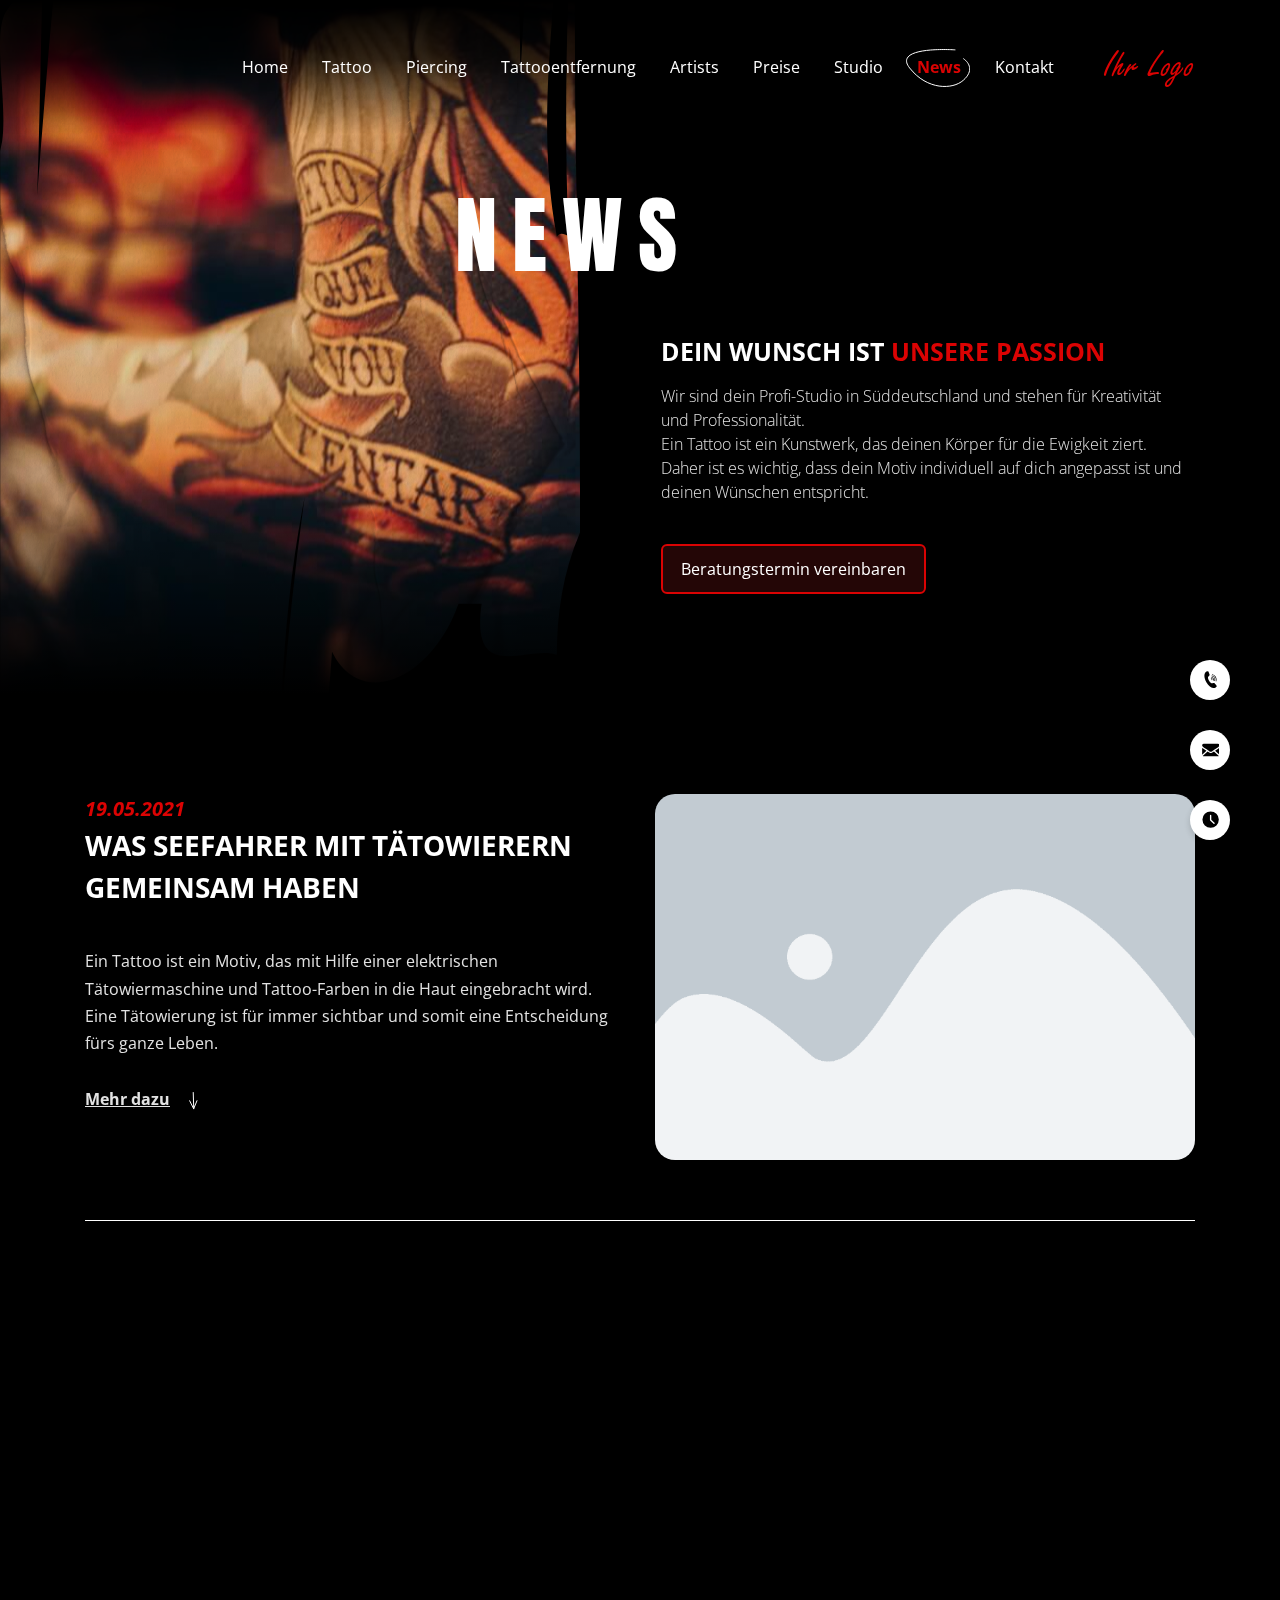
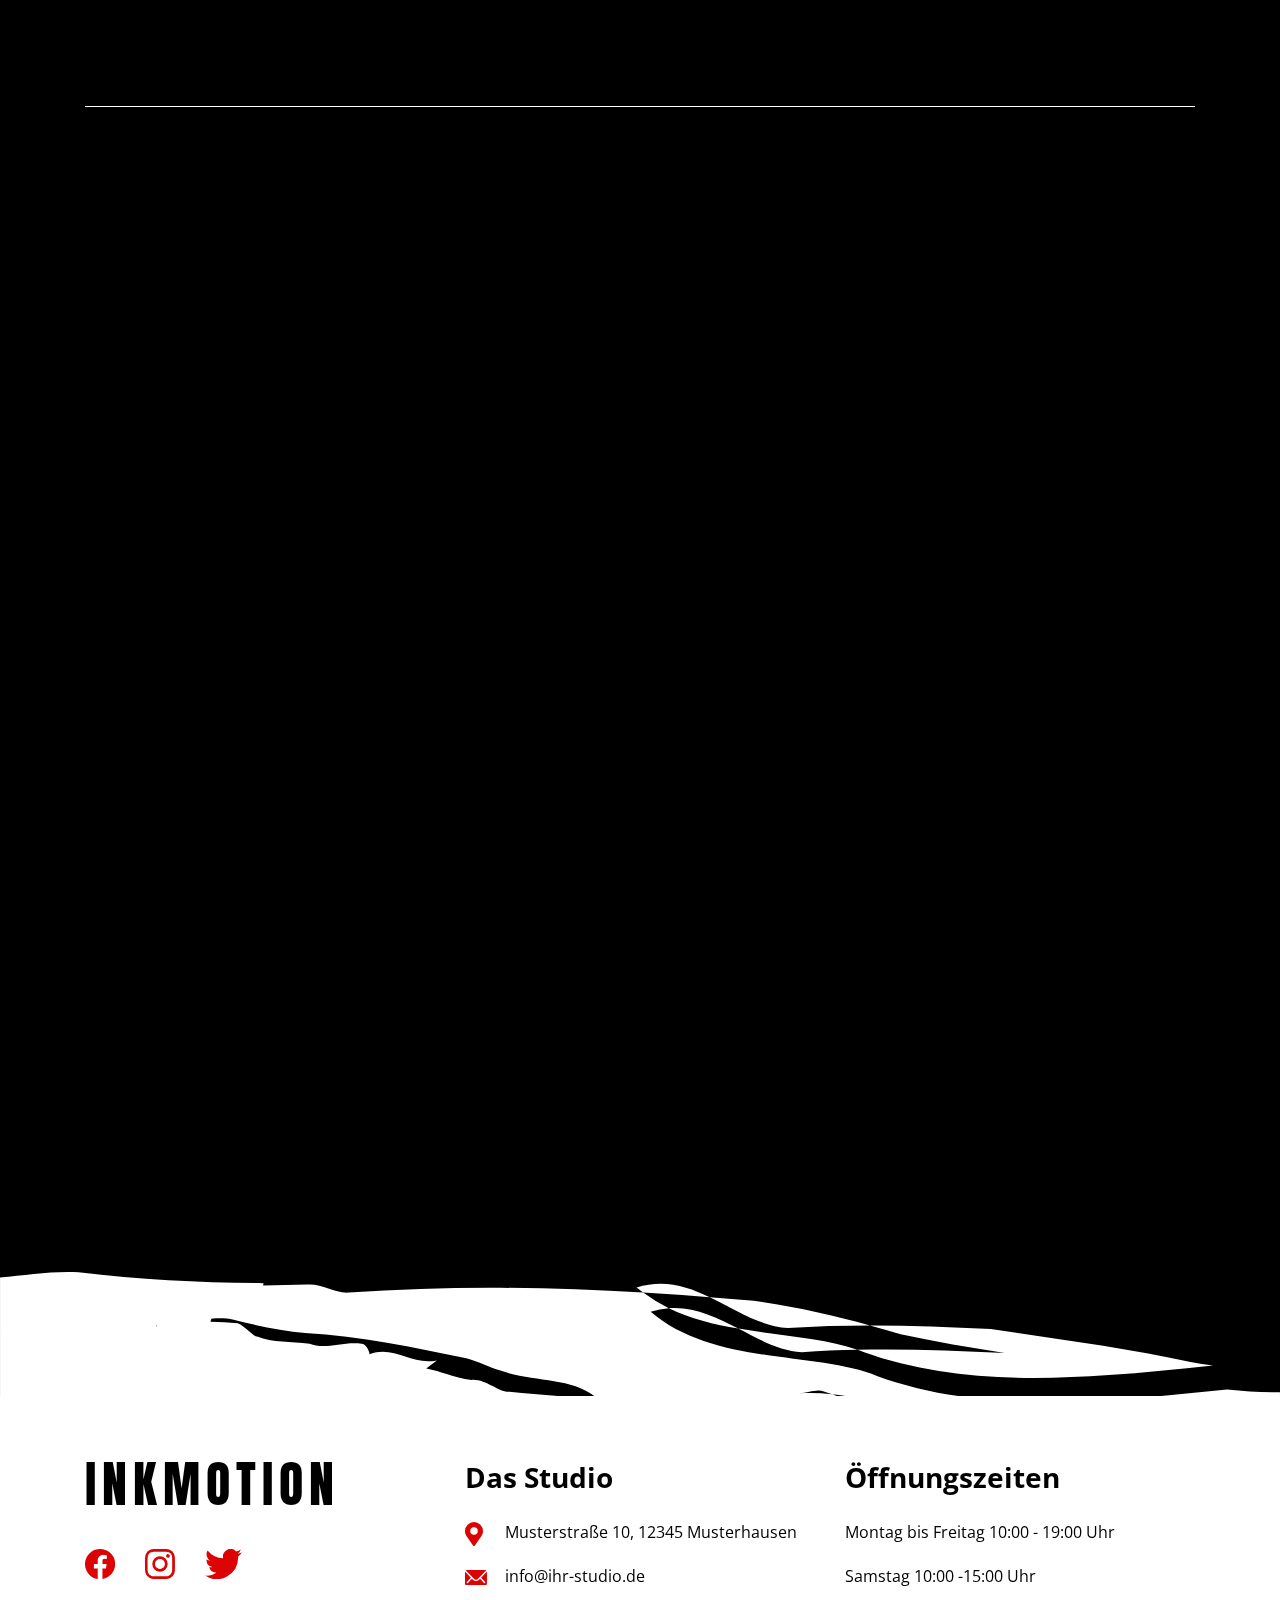
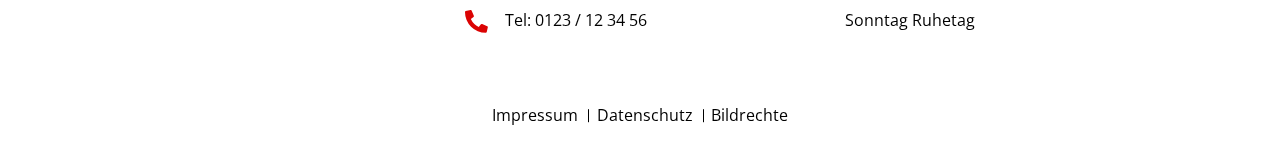
<file: news.html>
<!DOCTYPE html>
<html lang="de">

<head>
	<title>Jaamo Inkmotion 1 - News</title>
	<meta charset="UTF-8">
	<meta name="description" content="">
	<meta name="keywords" content="">
	<meta name="viewport" content="width=device-width, initial-scale=1.0, maximum-scale=1.0, user-scalable=no">

	<!-- Favicon Link -->
	<link rel="icon" href="assets/images/favicon.png" type="image/gif" sizes="50x50">

	<!-- bootstrap CSS File-->
	<link rel="stylesheet" href="assets/css/bootstrap.min.css">
	<link rel="stylesheet" href="assets/css/font-awesome.min.css">

	<!-- Owl Carousel Css -->
	<link rel="stylesheet" href="assets/css/owl.carousel.min.css">
	<link rel="stylesheet" href="assets/css/owl.theme.default.min.css">
	<link rel="stylesheet" href="assets/css/jquery.mCustomScrollbar.min.css">

	<!-- Google Fonts -->
	<link href="https://fonts.googleapis.com/css2?family=Anton&display=swap" rel="stylesheet">
	<link href="https://fonts.googleapis.com/css2?family=Open+Sans:wght@300;400;600;700;800&display=swap"
		rel="stylesheet">
	<link href="https://fonts.googleapis.com/css2?family=Gochi+Hand&display=swap" rel="stylesheet">

	<!-- Animation Css-->
	<link rel="stylesheet" href="assets/css/animate.css">

	<!-- Custom Style-->
	<link rel="stylesheet" href="assets/css/style.css">
	<link rel="stylesheet" href="assets/css/responsive.css">

</head>

<body>
	<!-- Main Wrapper Start-->
	<div class="main-wrapper news-page">
		<!-- Header Wrapper Start-->
		<div class="header-wrapper">
			<header>
				<div class="container">
					<div class="header-block">
						<div class="menu-toggle-btn">
							<span></span>
							<span></span>
							<span></span>
						</div>
						<div class="inner-back-btn">
							<i class="fa fa-angle-left"></i>
						</div>
						<div class="menu-nav-block">
							<div class="menu-nav">
								<ul>
									<li >
										<a href="index.html">
											Home
											<span class="active--menu">
												<svg xmlns="http://www.w3.org/2000/svg" width="64.213" height="38.108" viewBox="0 0 64.213 38.108"> <path id="home" d="M736.13-171.826s-63.394-4.345-45.784,18.1S733.489-132,744.055-141.414s6.163-17.378,0-21.723" transform="translate(-686.723 172.746)" fill="none" stroke="#fff" stroke-width="1"/> </svg>
											</span>
										</a>
									</li>
									<li>
										<a href="leistungen.html">
											Tattoo
											<span class="active--menu">
												<svg xmlns="http://www.w3.org/2000/svg" width="64.213" height="38.108" viewBox="0 0 64.213 38.108"> <path id="home" d="M736.13-171.826s-63.394-4.345-45.784,18.1S733.489-132,744.055-141.414s6.163-17.378,0-21.723" transform="translate(-686.723 172.746)" fill="none" stroke="#fff" stroke-width="1"/> </svg>
											</span>
										</a>
									</li>
									<li>
										<a href="#0">
											Piercing
											<span class="active--menu">
												<svg xmlns="http://www.w3.org/2000/svg" width="88.262" height="44.271" viewBox="0 0 88.262 44.271"> <path id="piercing" d="M754.758-171.77s-87.556-5.066-63.235,21.108,59.586,25.33,74.179,14.354,8.512-20.264,0-25.33" transform="translate(-686.756 172.76)" fill="none" stroke="#fff" stroke-width="1"/> </svg>
											</span>
										</a>
									</li>
									<li>
										<a href="#0">
											Tattooentfernung
											<span class="active--menu">
												<svg xmlns="http://www.w3.org/2000/svg" width="174.059" height="46.876" viewBox="0 0 174.059 46.876"> <path id="tattooentfernung" d="M821.128-171.745s-173.642-5.381-125.408,22.42,118.173,26.9,147.113,15.246,16.882-21.524,0-26.9" transform="translate(-686.756 172.766)" fill="none" stroke="#fff" stroke-width="1"/> </svg>
											</span>
										</a>
									</li>
									<li class="has-submenu">
										<a href="javascript:void(0)">
											Artists
											<span class="active--menu">
												<svg xmlns="http://www.w3.org/2000/svg" width="65.68" height="38.493" viewBox="0 0 65.68 38.493"> <path id="artist" d="M737.29-171.822s-64.9-4.39-46.87,18.29S734.586-131.585,745.4-141.1s6.31-17.558,0-21.948" transform="translate(-686.756 172.747)" fill="none" stroke="#fff" stroke-width="1"/> </svg>
											</span>
										</a>
										<div class="dropdown-submenu">
											<div class="submenu--inner--block">
												<div class="submenu--inner-col">
													<div class="submenu--inner--content">
														<p class="submenu--inner--heading">Tattooartists</p>
														<div class="artists--list--ul mCustomScrollbar">
															<ul>
																<li>
																	<a href="artist.html">
																		<div class="sub--artists--image">
																			<svg xmlns="http://www.w3.org/2000/svg" xmlns:xlink="http://www.w3.org/1999/xlink" width="311.999" height="309.002" viewBox="0 0 311.999 309.002">
																				<defs>
																					<style>.a1 {fill: url(#a);}</style>
																					<pattern id="a" preserveAspectRatio="xMidYMid slice" width="100%" height="100%" viewBox="0 0 566 677">
																						<image width="566" height="677" xlink:href="assets/images/home/sub-img-1.png" />
																					</pattern>
																				</defs>
																				<path class="a1" d="M24.739,241.392c2.948-3.351,7.888-4.564,15.991-2.4V222.313c-12.784-8.555-22.29-23.42-26.908-39.137q-5.687.617-11.394,1.316A157.634,157.634,0,0,1,0,156.861c0-.843.007-1.692.02-2.532q5.776-1.2,11.584-2.22.359-1.948.864-3.824c-4.121.315-8.215.618-12.285.944A156.141,156.141,0,0,1,55.623,37.163c10.062-1.142,20.071-2.594,30.016-4.483-1.264-.485-2.515-.977-3.774-1.484Q69.953,33.328,58.034,35.17A155.143,155.143,0,0,1,156,.5c86.157,0,156,70,156,156.361a156.03,156.03,0,0,1-44.516,109.377c-8.51.3-16.88.659-24.913.659,7.289.867,14.627,1.6,21.987,2.259A156.9,156.9,0,0,1,242.4,287.071c-20.219-1.821-40.577-1.284-61.432,6.161,2.077,2.224.845,5.624.414,8.32-.144.011-.282.016-.414.022.132-.005.27-.011.414-.022a8.947,8.947,0,0,0-.137,1.415,8.947,8.947,0,0,1,.137-1.415q18.974-1.341,37.5-1.551a154.741,154.741,0,0,1-20.353,7.341c-25.3.73-50.726,1.638-76.514,2.158a156.179,156.179,0,0,1-97.276-68.108Z" transform="translate(0 -0.498)"/>
																			</svg>
																		</div>
																		<div class="artists--name">MAXIME MUSTERMANN</div>
																	</a>
																</li>
																<li>
																	<a href="#0">
																		<div class="sub--artists--image">
																			<svg xmlns="http://www.w3.org/2000/svg" xmlns:xlink="http://www.w3.org/1999/xlink" width="311.999" height="309.002" viewBox="0 0 311.999 309.002">
																				<defs><style>.a2 {fill: url(#a2);}</style>
																					<pattern id="a2" preserveAspectRatio="xMidYMid slice" width="100%" height="100%" viewBox="0 0 566 677"><image width="566" height="677" xlink:href="assets/images/home/sub-img-2.png" /></pattern>
																				</defs>
																				<path class="a2" d="M24.739,241.392c2.948-3.351,7.888-4.564,15.991-2.4V222.313c-12.784-8.555-22.29-23.42-26.908-39.137q-5.687.617-11.394,1.316A157.634,157.634,0,0,1,0,156.861c0-.843.007-1.692.02-2.532q5.776-1.2,11.584-2.22.359-1.948.864-3.824c-4.121.315-8.215.618-12.285.944A156.141,156.141,0,0,1,55.623,37.163c10.062-1.142,20.071-2.594,30.016-4.483-1.264-.485-2.515-.977-3.774-1.484Q69.953,33.328,58.034,35.17A155.143,155.143,0,0,1,156,.5c86.157,0,156,70,156,156.361a156.03,156.03,0,0,1-44.516,109.377c-8.51.3-16.88.659-24.913.659,7.289.867,14.627,1.6,21.987,2.259A156.9,156.9,0,0,1,242.4,287.071c-20.219-1.821-40.577-1.284-61.432,6.161,2.077,2.224.845,5.624.414,8.32-.144.011-.282.016-.414.022.132-.005.27-.011.414-.022a8.947,8.947,0,0,0-.137,1.415,8.947,8.947,0,0,1,.137-1.415q18.974-1.341,37.5-1.551a154.741,154.741,0,0,1-20.353,7.341c-25.3.73-50.726,1.638-76.514,2.158a156.179,156.179,0,0,1-97.276-68.108Z" transform="translate(0 -0.498)"/>
																			</svg>
																		</div>
																		<div class="artists--name">MAXIME MUSTERMANN</div>
																	</a>
																</li>
																<li>
																	<a href="#0">
																		<div class="sub--artists--image">
																			<svg xmlns="http://www.w3.org/2000/svg" xmlns:xlink="http://www.w3.org/1999/xlink" width="311.999" height="309.002" viewBox="0 0 311.999 309.002">
																				<defs>
																					<style>.a3 {fill: url(#a3);}</style>
																					<pattern id="a3" preserveAspectRatio="xMidYMid slice" width="100%" height="100%" viewBox="0 0 566 677"><image width="566" height="677" xlink:href="assets/images/home/sub-img-3.png" /></pattern>
																				</defs>
																				<path class="a3" d="M24.739,241.392c2.948-3.351,7.888-4.564,15.991-2.4V222.313c-12.784-8.555-22.29-23.42-26.908-39.137q-5.687.617-11.394,1.316A157.634,157.634,0,0,1,0,156.861c0-.843.007-1.692.02-2.532q5.776-1.2,11.584-2.22.359-1.948.864-3.824c-4.121.315-8.215.618-12.285.944A156.141,156.141,0,0,1,55.623,37.163c10.062-1.142,20.071-2.594,30.016-4.483-1.264-.485-2.515-.977-3.774-1.484Q69.953,33.328,58.034,35.17A155.143,155.143,0,0,1,156,.5c86.157,0,156,70,156,156.361a156.03,156.03,0,0,1-44.516,109.377c-8.51.3-16.88.659-24.913.659,7.289.867,14.627,1.6,21.987,2.259A156.9,156.9,0,0,1,242.4,287.071c-20.219-1.821-40.577-1.284-61.432,6.161,2.077,2.224.845,5.624.414,8.32-.144.011-.282.016-.414.022.132-.005.27-.011.414-.022a8.947,8.947,0,0,0-.137,1.415,8.947,8.947,0,0,1,.137-1.415q18.974-1.341,37.5-1.551a154.741,154.741,0,0,1-20.353,7.341c-25.3.73-50.726,1.638-76.514,2.158a156.179,156.179,0,0,1-97.276-68.108Z" transform="translate(0 -0.498)"/>
																			</svg>
																		</div>
																		<div class="artists--name">MAXIME MUSTERMANN</div>
																	</a>
																</li>
																<li>
																	<a href="#0">
																		<div class="sub--artists--image">
																			<svg xmlns="http://www.w3.org/2000/svg" xmlns:xlink="http://www.w3.org/1999/xlink" width="311.999" height="309.002" viewBox="0 0 311.999 309.002">
																				<defs>
																					<style>.a4 {fill: url(#a4);}</style>
																					<pattern id="a4" preserveAspectRatio="xMidYMid slice" width="100%" height="100%" viewBox="0 0 566 677"><image width="566" height="677" xlink:href="assets/images/home/sub-img-4.png" /></pattern>
																				</defs>
																				<path class="a4" d="M24.739,241.392c2.948-3.351,7.888-4.564,15.991-2.4V222.313c-12.784-8.555-22.29-23.42-26.908-39.137q-5.687.617-11.394,1.316A157.634,157.634,0,0,1,0,156.861c0-.843.007-1.692.02-2.532q5.776-1.2,11.584-2.22.359-1.948.864-3.824c-4.121.315-8.215.618-12.285.944A156.141,156.141,0,0,1,55.623,37.163c10.062-1.142,20.071-2.594,30.016-4.483-1.264-.485-2.515-.977-3.774-1.484Q69.953,33.328,58.034,35.17A155.143,155.143,0,0,1,156,.5c86.157,0,156,70,156,156.361a156.03,156.03,0,0,1-44.516,109.377c-8.51.3-16.88.659-24.913.659,7.289.867,14.627,1.6,21.987,2.259A156.9,156.9,0,0,1,242.4,287.071c-20.219-1.821-40.577-1.284-61.432,6.161,2.077,2.224.845,5.624.414,8.32-.144.011-.282.016-.414.022.132-.005.27-.011.414-.022a8.947,8.947,0,0,0-.137,1.415,8.947,8.947,0,0,1,.137-1.415q18.974-1.341,37.5-1.551a154.741,154.741,0,0,1-20.353,7.341c-25.3.73-50.726,1.638-76.514,2.158a156.179,156.179,0,0,1-97.276-68.108Z" transform="translate(0 -0.498)"/>
																			</svg>
																		</div>
																		<div class="artists--name">MAXIME MUSTERMANN</div>
																	</a>
																</li>
																<li>
																	<a href="#0">
																		<div class="sub--artists--image">
																			<svg xmlns="http://www.w3.org/2000/svg" xmlns:xlink="http://www.w3.org/1999/xlink" width="311.999" height="309.002" viewBox="0 0 311.999 309.002">
																				<defs><style>.a2 {fill: url(#a2);}</style>
																					<pattern id="a2" preserveAspectRatio="xMidYMid slice" width="100%" height="100%" viewBox="0 0 566 677"><image width="566" height="677" xlink:href="assets/images/home/sub-img-2.png" /></pattern>
																				</defs>
																				<path class="a2" d="M24.739,241.392c2.948-3.351,7.888-4.564,15.991-2.4V222.313c-12.784-8.555-22.29-23.42-26.908-39.137q-5.687.617-11.394,1.316A157.634,157.634,0,0,1,0,156.861c0-.843.007-1.692.02-2.532q5.776-1.2,11.584-2.22.359-1.948.864-3.824c-4.121.315-8.215.618-12.285.944A156.141,156.141,0,0,1,55.623,37.163c10.062-1.142,20.071-2.594,30.016-4.483-1.264-.485-2.515-.977-3.774-1.484Q69.953,33.328,58.034,35.17A155.143,155.143,0,0,1,156,.5c86.157,0,156,70,156,156.361a156.03,156.03,0,0,1-44.516,109.377c-8.51.3-16.88.659-24.913.659,7.289.867,14.627,1.6,21.987,2.259A156.9,156.9,0,0,1,242.4,287.071c-20.219-1.821-40.577-1.284-61.432,6.161,2.077,2.224.845,5.624.414,8.32-.144.011-.282.016-.414.022.132-.005.27-.011.414-.022a8.947,8.947,0,0,0-.137,1.415,8.947,8.947,0,0,1,.137-1.415q18.974-1.341,37.5-1.551a154.741,154.741,0,0,1-20.353,7.341c-25.3.73-50.726,1.638-76.514,2.158a156.179,156.179,0,0,1-97.276-68.108Z" transform="translate(0 -0.498)"/>
																			</svg>
																		</div>
																		<div class="artists--name">MAXIME MUSTERMANN</div>
																	</a>
																</li>
																<li>
																	<a href="#0">
																		<div class="sub--artists--image">
																			<svg xmlns="http://www.w3.org/2000/svg" xmlns:xlink="http://www.w3.org/1999/xlink" width="311.999" height="309.002" viewBox="0 0 311.999 309.002">
																				<defs>
																					<style>.a1 {fill: url(#a);}</style>
																					<pattern id="a" preserveAspectRatio="xMidYMid slice" width="100%" height="100%" viewBox="0 0 566 677">
																						<image width="566" height="677" xlink:href="assets/images/home/sub-img-1.png" />
																					</pattern>
																				</defs>
																				<path class="a1" d="M24.739,241.392c2.948-3.351,7.888-4.564,15.991-2.4V222.313c-12.784-8.555-22.29-23.42-26.908-39.137q-5.687.617-11.394,1.316A157.634,157.634,0,0,1,0,156.861c0-.843.007-1.692.02-2.532q5.776-1.2,11.584-2.22.359-1.948.864-3.824c-4.121.315-8.215.618-12.285.944A156.141,156.141,0,0,1,55.623,37.163c10.062-1.142,20.071-2.594,30.016-4.483-1.264-.485-2.515-.977-3.774-1.484Q69.953,33.328,58.034,35.17A155.143,155.143,0,0,1,156,.5c86.157,0,156,70,156,156.361a156.03,156.03,0,0,1-44.516,109.377c-8.51.3-16.88.659-24.913.659,7.289.867,14.627,1.6,21.987,2.259A156.9,156.9,0,0,1,242.4,287.071c-20.219-1.821-40.577-1.284-61.432,6.161,2.077,2.224.845,5.624.414,8.32-.144.011-.282.016-.414.022.132-.005.27-.011.414-.022a8.947,8.947,0,0,0-.137,1.415,8.947,8.947,0,0,1,.137-1.415q18.974-1.341,37.5-1.551a154.741,154.741,0,0,1-20.353,7.341c-25.3.73-50.726,1.638-76.514,2.158a156.179,156.179,0,0,1-97.276-68.108Z" transform="translate(0 -0.498)"/>
																			</svg>
																		</div>
																		<div class="artists--name">MAXIME MUSTERMANN</div>
																	</a>
																</li>
																<li>
																	<a href="#0">
																		<div class="sub--artists--image">
																			<svg xmlns="http://www.w3.org/2000/svg" xmlns:xlink="http://www.w3.org/1999/xlink" width="311.999" height="309.002" viewBox="0 0 311.999 309.002">
																				<defs>
																					<style>.a4 {fill: url(#a4);}</style>
																					<pattern id="a4" preserveAspectRatio="xMidYMid slice" width="100%" height="100%" viewBox="0 0 566 677"><image width="566" height="677" xlink:href="assets/images/home/sub-img-4.png" /></pattern>
																				</defs>
																				<path class="a4" d="M24.739,241.392c2.948-3.351,7.888-4.564,15.991-2.4V222.313c-12.784-8.555-22.29-23.42-26.908-39.137q-5.687.617-11.394,1.316A157.634,157.634,0,0,1,0,156.861c0-.843.007-1.692.02-2.532q5.776-1.2,11.584-2.22.359-1.948.864-3.824c-4.121.315-8.215.618-12.285.944A156.141,156.141,0,0,1,55.623,37.163c10.062-1.142,20.071-2.594,30.016-4.483-1.264-.485-2.515-.977-3.774-1.484Q69.953,33.328,58.034,35.17A155.143,155.143,0,0,1,156,.5c86.157,0,156,70,156,156.361a156.03,156.03,0,0,1-44.516,109.377c-8.51.3-16.88.659-24.913.659,7.289.867,14.627,1.6,21.987,2.259A156.9,156.9,0,0,1,242.4,287.071c-20.219-1.821-40.577-1.284-61.432,6.161,2.077,2.224.845,5.624.414,8.32-.144.011-.282.016-.414.022.132-.005.27-.011.414-.022a8.947,8.947,0,0,0-.137,1.415,8.947,8.947,0,0,1,.137-1.415q18.974-1.341,37.5-1.551a154.741,154.741,0,0,1-20.353,7.341c-25.3.73-50.726,1.638-76.514,2.158a156.179,156.179,0,0,1-97.276-68.108Z" transform="translate(0 -0.498)"/>
																			</svg>
																		</div>
																		<div class="artists--name">MAXIME MUSTERMANN</div>
																	</a>
																</li>
																<li>
																	<a href="#0">
																		<div class="sub--artists--image">
																			<svg xmlns="http://www.w3.org/2000/svg" xmlns:xlink="http://www.w3.org/1999/xlink" width="311.999" height="309.002" viewBox="0 0 311.999 309.002">
																				<defs>
																					<style>.a3 {fill: url(#a3);}</style>
																					<pattern id="a3" preserveAspectRatio="xMidYMid slice" width="100%" height="100%" viewBox="0 0 566 677"><image width="566" height="677" xlink:href="assets/images/home/sub-img-3.png" /></pattern>
																				</defs>
																				<path class="a3" d="M24.739,241.392c2.948-3.351,7.888-4.564,15.991-2.4V222.313c-12.784-8.555-22.29-23.42-26.908-39.137q-5.687.617-11.394,1.316A157.634,157.634,0,0,1,0,156.861c0-.843.007-1.692.02-2.532q5.776-1.2,11.584-2.22.359-1.948.864-3.824c-4.121.315-8.215.618-12.285.944A156.141,156.141,0,0,1,55.623,37.163c10.062-1.142,20.071-2.594,30.016-4.483-1.264-.485-2.515-.977-3.774-1.484Q69.953,33.328,58.034,35.17A155.143,155.143,0,0,1,156,.5c86.157,0,156,70,156,156.361a156.03,156.03,0,0,1-44.516,109.377c-8.51.3-16.88.659-24.913.659,7.289.867,14.627,1.6,21.987,2.259A156.9,156.9,0,0,1,242.4,287.071c-20.219-1.821-40.577-1.284-61.432,6.161,2.077,2.224.845,5.624.414,8.32-.144.011-.282.016-.414.022.132-.005.27-.011.414-.022a8.947,8.947,0,0,0-.137,1.415,8.947,8.947,0,0,1,.137-1.415q18.974-1.341,37.5-1.551a154.741,154.741,0,0,1-20.353,7.341c-25.3.73-50.726,1.638-76.514,2.158a156.179,156.179,0,0,1-97.276-68.108Z" transform="translate(0 -0.498)"/>
																			</svg>
																		</div>
																		<div class="artists--name">MAXIME MUSTERMANN</div>
																	</a>
																</li>
																<li>
																	<a href="#0">
																		<div class="sub--artists--image">
																			<svg xmlns="http://www.w3.org/2000/svg" xmlns:xlink="http://www.w3.org/1999/xlink" width="311.999" height="309.002" viewBox="0 0 311.999 309.002">
																				<defs>
																					<style>.a1 {fill: url(#a);}</style>
																					<pattern id="a" preserveAspectRatio="xMidYMid slice" width="100%" height="100%" viewBox="0 0 566 677">
																						<image width="566" height="677" xlink:href="assets/images/home/sub-img-1.png" />
																					</pattern>
																				</defs>
																				<path class="a1" d="M24.739,241.392c2.948-3.351,7.888-4.564,15.991-2.4V222.313c-12.784-8.555-22.29-23.42-26.908-39.137q-5.687.617-11.394,1.316A157.634,157.634,0,0,1,0,156.861c0-.843.007-1.692.02-2.532q5.776-1.2,11.584-2.22.359-1.948.864-3.824c-4.121.315-8.215.618-12.285.944A156.141,156.141,0,0,1,55.623,37.163c10.062-1.142,20.071-2.594,30.016-4.483-1.264-.485-2.515-.977-3.774-1.484Q69.953,33.328,58.034,35.17A155.143,155.143,0,0,1,156,.5c86.157,0,156,70,156,156.361a156.03,156.03,0,0,1-44.516,109.377c-8.51.3-16.88.659-24.913.659,7.289.867,14.627,1.6,21.987,2.259A156.9,156.9,0,0,1,242.4,287.071c-20.219-1.821-40.577-1.284-61.432,6.161,2.077,2.224.845,5.624.414,8.32-.144.011-.282.016-.414.022.132-.005.27-.011.414-.022a8.947,8.947,0,0,0-.137,1.415,8.947,8.947,0,0,1,.137-1.415q18.974-1.341,37.5-1.551a154.741,154.741,0,0,1-20.353,7.341c-25.3.73-50.726,1.638-76.514,2.158a156.179,156.179,0,0,1-97.276-68.108Z" transform="translate(0 -0.498)"/>
																			</svg>
																		</div>
																		<div class="artists--name">MAXIME MUSTERMANN</div>
																	</a>
																</li>
																<li>
																	<a href="#0">
																		<div class="sub--artists--image">
																			<svg xmlns="http://www.w3.org/2000/svg" xmlns:xlink="http://www.w3.org/1999/xlink" width="311.999" height="309.002" viewBox="0 0 311.999 309.002">
																				<defs><style>.a2 {fill: url(#a2);}</style>
																					<pattern id="a2" preserveAspectRatio="xMidYMid slice" width="100%" height="100%" viewBox="0 0 566 677"><image width="566" height="677" xlink:href="assets/images/home/sub-img-2.png" /></pattern>
																				</defs>
																				<path class="a2" d="M24.739,241.392c2.948-3.351,7.888-4.564,15.991-2.4V222.313c-12.784-8.555-22.29-23.42-26.908-39.137q-5.687.617-11.394,1.316A157.634,157.634,0,0,1,0,156.861c0-.843.007-1.692.02-2.532q5.776-1.2,11.584-2.22.359-1.948.864-3.824c-4.121.315-8.215.618-12.285.944A156.141,156.141,0,0,1,55.623,37.163c10.062-1.142,20.071-2.594,30.016-4.483-1.264-.485-2.515-.977-3.774-1.484Q69.953,33.328,58.034,35.17A155.143,155.143,0,0,1,156,.5c86.157,0,156,70,156,156.361a156.03,156.03,0,0,1-44.516,109.377c-8.51.3-16.88.659-24.913.659,7.289.867,14.627,1.6,21.987,2.259A156.9,156.9,0,0,1,242.4,287.071c-20.219-1.821-40.577-1.284-61.432,6.161,2.077,2.224.845,5.624.414,8.32-.144.011-.282.016-.414.022.132-.005.27-.011.414-.022a8.947,8.947,0,0,0-.137,1.415,8.947,8.947,0,0,1,.137-1.415q18.974-1.341,37.5-1.551a154.741,154.741,0,0,1-20.353,7.341c-25.3.73-50.726,1.638-76.514,2.158a156.179,156.179,0,0,1-97.276-68.108Z" transform="translate(0 -0.498)"/>
																			</svg>
																		</div>
																		<div class="artists--name">MAXIME MUSTERMANN</div>
																	</a>
																</li>
																<li>
																	<a href="#0">
																		<div class="sub--artists--image">
																			<svg xmlns="http://www.w3.org/2000/svg" xmlns:xlink="http://www.w3.org/1999/xlink" width="311.999" height="309.002" viewBox="0 0 311.999 309.002">
																				<defs>
																					<style>.a3 {fill: url(#a3);}</style>
																					<pattern id="a3" preserveAspectRatio="xMidYMid slice" width="100%" height="100%" viewBox="0 0 566 677"><image width="566" height="677" xlink:href="assets/images/home/sub-img-3.png" /></pattern>
																				</defs>
																				<path class="a3" d="M24.739,241.392c2.948-3.351,7.888-4.564,15.991-2.4V222.313c-12.784-8.555-22.29-23.42-26.908-39.137q-5.687.617-11.394,1.316A157.634,157.634,0,0,1,0,156.861c0-.843.007-1.692.02-2.532q5.776-1.2,11.584-2.22.359-1.948.864-3.824c-4.121.315-8.215.618-12.285.944A156.141,156.141,0,0,1,55.623,37.163c10.062-1.142,20.071-2.594,30.016-4.483-1.264-.485-2.515-.977-3.774-1.484Q69.953,33.328,58.034,35.17A155.143,155.143,0,0,1,156,.5c86.157,0,156,70,156,156.361a156.03,156.03,0,0,1-44.516,109.377c-8.51.3-16.88.659-24.913.659,7.289.867,14.627,1.6,21.987,2.259A156.9,156.9,0,0,1,242.4,287.071c-20.219-1.821-40.577-1.284-61.432,6.161,2.077,2.224.845,5.624.414,8.32-.144.011-.282.016-.414.022.132-.005.27-.011.414-.022a8.947,8.947,0,0,0-.137,1.415,8.947,8.947,0,0,1,.137-1.415q18.974-1.341,37.5-1.551a154.741,154.741,0,0,1-20.353,7.341c-25.3.73-50.726,1.638-76.514,2.158a156.179,156.179,0,0,1-97.276-68.108Z" transform="translate(0 -0.498)"/>
																			</svg>
																		</div>
																		<div class="artists--name">MAXIME MUSTERMANN</div>
																	</a>
																</li>
																<li>
																	<a href="#0">
																		<div class="sub--artists--image">
																			<svg xmlns="http://www.w3.org/2000/svg" xmlns:xlink="http://www.w3.org/1999/xlink" width="311.999" height="309.002" viewBox="0 0 311.999 309.002">
																				<defs>
																					<style>.a4 {fill: url(#a4);}</style>
																					<pattern id="a4" preserveAspectRatio="xMidYMid slice" width="100%" height="100%" viewBox="0 0 566 677"><image width="566" height="677" xlink:href="assets/images/home/sub-img-4.png" /></pattern>
																				</defs>
																				<path class="a4" d="M24.739,241.392c2.948-3.351,7.888-4.564,15.991-2.4V222.313c-12.784-8.555-22.29-23.42-26.908-39.137q-5.687.617-11.394,1.316A157.634,157.634,0,0,1,0,156.861c0-.843.007-1.692.02-2.532q5.776-1.2,11.584-2.22.359-1.948.864-3.824c-4.121.315-8.215.618-12.285.944A156.141,156.141,0,0,1,55.623,37.163c10.062-1.142,20.071-2.594,30.016-4.483-1.264-.485-2.515-.977-3.774-1.484Q69.953,33.328,58.034,35.17A155.143,155.143,0,0,1,156,.5c86.157,0,156,70,156,156.361a156.03,156.03,0,0,1-44.516,109.377c-8.51.3-16.88.659-24.913.659,7.289.867,14.627,1.6,21.987,2.259A156.9,156.9,0,0,1,242.4,287.071c-20.219-1.821-40.577-1.284-61.432,6.161,2.077,2.224.845,5.624.414,8.32-.144.011-.282.016-.414.022.132-.005.27-.011.414-.022a8.947,8.947,0,0,0-.137,1.415,8.947,8.947,0,0,1,.137-1.415q18.974-1.341,37.5-1.551a154.741,154.741,0,0,1-20.353,7.341c-25.3.73-50.726,1.638-76.514,2.158a156.179,156.179,0,0,1-97.276-68.108Z" transform="translate(0 -0.498)"/>
																			</svg>
																		</div>
																		<div class="artists--name">MAXIME MUSTERMANN</div>
																	</a>
																</li>
															</ul>
														</div>
													</div>
												</div>
												<div class="submenu--inner-col">
													<div class="submenu--inner--content">
														<p class="submenu--inner--heading">Piercingartists</p>
														<div class="artists--list--ul mCustomScrollbar">
															<ul>
																<li>
																	<a href="#0">
																		<div class="sub--artists--image">
																			<svg xmlns="http://www.w3.org/2000/svg" xmlns:xlink="http://www.w3.org/1999/xlink" width="311.999" height="309.002" viewBox="0 0 311.999 309.002">
																				<defs>
																					<style>.a1 {fill: url(#a);}</style>
																					<pattern id="a" preserveAspectRatio="xMidYMid slice" width="100%" height="100%" viewBox="0 0 566 677">
																						<image width="566" height="677" xlink:href="assets/images/home/sub-img-1.png" />
																					</pattern>
																				</defs>
																				<path class="a1" d="M24.739,241.392c2.948-3.351,7.888-4.564,15.991-2.4V222.313c-12.784-8.555-22.29-23.42-26.908-39.137q-5.687.617-11.394,1.316A157.634,157.634,0,0,1,0,156.861c0-.843.007-1.692.02-2.532q5.776-1.2,11.584-2.22.359-1.948.864-3.824c-4.121.315-8.215.618-12.285.944A156.141,156.141,0,0,1,55.623,37.163c10.062-1.142,20.071-2.594,30.016-4.483-1.264-.485-2.515-.977-3.774-1.484Q69.953,33.328,58.034,35.17A155.143,155.143,0,0,1,156,.5c86.157,0,156,70,156,156.361a156.03,156.03,0,0,1-44.516,109.377c-8.51.3-16.88.659-24.913.659,7.289.867,14.627,1.6,21.987,2.259A156.9,156.9,0,0,1,242.4,287.071c-20.219-1.821-40.577-1.284-61.432,6.161,2.077,2.224.845,5.624.414,8.32-.144.011-.282.016-.414.022.132-.005.27-.011.414-.022a8.947,8.947,0,0,0-.137,1.415,8.947,8.947,0,0,1,.137-1.415q18.974-1.341,37.5-1.551a154.741,154.741,0,0,1-20.353,7.341c-25.3.73-50.726,1.638-76.514,2.158a156.179,156.179,0,0,1-97.276-68.108Z" transform="translate(0 -0.498)"/>
																			</svg>
																		</div>
																		<div class="artists--name">MAXIME MUSTERMANN</div>
																	</a>
																</li>
																<li>
																	<a href="#0">
																		<div class="sub--artists--image">
																			<svg xmlns="http://www.w3.org/2000/svg" xmlns:xlink="http://www.w3.org/1999/xlink" width="311.999" height="309.002" viewBox="0 0 311.999 309.002">
																				<defs><style>.a2 {fill: url(#a2);}</style>
																					<pattern id="a2" preserveAspectRatio="xMidYMid slice" width="100%" height="100%" viewBox="0 0 566 677"><image width="566" height="677" xlink:href="assets/images/home/sub-img-2.png" /></pattern>
																				</defs>
																				<path class="a2" d="M24.739,241.392c2.948-3.351,7.888-4.564,15.991-2.4V222.313c-12.784-8.555-22.29-23.42-26.908-39.137q-5.687.617-11.394,1.316A157.634,157.634,0,0,1,0,156.861c0-.843.007-1.692.02-2.532q5.776-1.2,11.584-2.22.359-1.948.864-3.824c-4.121.315-8.215.618-12.285.944A156.141,156.141,0,0,1,55.623,37.163c10.062-1.142,20.071-2.594,30.016-4.483-1.264-.485-2.515-.977-3.774-1.484Q69.953,33.328,58.034,35.17A155.143,155.143,0,0,1,156,.5c86.157,0,156,70,156,156.361a156.03,156.03,0,0,1-44.516,109.377c-8.51.3-16.88.659-24.913.659,7.289.867,14.627,1.6,21.987,2.259A156.9,156.9,0,0,1,242.4,287.071c-20.219-1.821-40.577-1.284-61.432,6.161,2.077,2.224.845,5.624.414,8.32-.144.011-.282.016-.414.022.132-.005.27-.011.414-.022a8.947,8.947,0,0,0-.137,1.415,8.947,8.947,0,0,1,.137-1.415q18.974-1.341,37.5-1.551a154.741,154.741,0,0,1-20.353,7.341c-25.3.73-50.726,1.638-76.514,2.158a156.179,156.179,0,0,1-97.276-68.108Z" transform="translate(0 -0.498)"/>
																			</svg>
																		</div>
																		<div class="artists--name">MAXIME MUSTERMANN</div>
																	</a>
																</li>
																<li>
																	<a href="#0">
																		<div class="sub--artists--image">
																			<svg xmlns="http://www.w3.org/2000/svg" xmlns:xlink="http://www.w3.org/1999/xlink" width="311.999" height="309.002" viewBox="0 0 311.999 309.002">
																				<defs>
																					<style>.a3 {fill: url(#a3);}</style>
																					<pattern id="a3" preserveAspectRatio="xMidYMid slice" width="100%" height="100%" viewBox="0 0 566 677"><image width="566" height="677" xlink:href="assets/images/home/sub-img-3.png" /></pattern>
																				</defs>
																				<path class="a3" d="M24.739,241.392c2.948-3.351,7.888-4.564,15.991-2.4V222.313c-12.784-8.555-22.29-23.42-26.908-39.137q-5.687.617-11.394,1.316A157.634,157.634,0,0,1,0,156.861c0-.843.007-1.692.02-2.532q5.776-1.2,11.584-2.22.359-1.948.864-3.824c-4.121.315-8.215.618-12.285.944A156.141,156.141,0,0,1,55.623,37.163c10.062-1.142,20.071-2.594,30.016-4.483-1.264-.485-2.515-.977-3.774-1.484Q69.953,33.328,58.034,35.17A155.143,155.143,0,0,1,156,.5c86.157,0,156,70,156,156.361a156.03,156.03,0,0,1-44.516,109.377c-8.51.3-16.88.659-24.913.659,7.289.867,14.627,1.6,21.987,2.259A156.9,156.9,0,0,1,242.4,287.071c-20.219-1.821-40.577-1.284-61.432,6.161,2.077,2.224.845,5.624.414,8.32-.144.011-.282.016-.414.022.132-.005.27-.011.414-.022a8.947,8.947,0,0,0-.137,1.415,8.947,8.947,0,0,1,.137-1.415q18.974-1.341,37.5-1.551a154.741,154.741,0,0,1-20.353,7.341c-25.3.73-50.726,1.638-76.514,2.158a156.179,156.179,0,0,1-97.276-68.108Z" transform="translate(0 -0.498)"/>
																			</svg>
																		</div>
																		<div class="artists--name">MAXIME MUSTERMANN</div>
																	</a>
																</li>
																<li>
																	<a href="#0">
																		<div class="sub--artists--image">
																			<svg xmlns="http://www.w3.org/2000/svg" xmlns:xlink="http://www.w3.org/1999/xlink" width="311.999" height="309.002" viewBox="0 0 311.999 309.002">
																				<defs>
																					<style>.a4 {fill: url(#a4);}</style>
																					<pattern id="a4" preserveAspectRatio="xMidYMid slice" width="100%" height="100%" viewBox="0 0 566 677"><image width="566" height="677" xlink:href="assets/images/home/sub-img-4.png" /></pattern>
																				</defs>
																				<path class="a4" d="M24.739,241.392c2.948-3.351,7.888-4.564,15.991-2.4V222.313c-12.784-8.555-22.29-23.42-26.908-39.137q-5.687.617-11.394,1.316A157.634,157.634,0,0,1,0,156.861c0-.843.007-1.692.02-2.532q5.776-1.2,11.584-2.22.359-1.948.864-3.824c-4.121.315-8.215.618-12.285.944A156.141,156.141,0,0,1,55.623,37.163c10.062-1.142,20.071-2.594,30.016-4.483-1.264-.485-2.515-.977-3.774-1.484Q69.953,33.328,58.034,35.17A155.143,155.143,0,0,1,156,.5c86.157,0,156,70,156,156.361a156.03,156.03,0,0,1-44.516,109.377c-8.51.3-16.88.659-24.913.659,7.289.867,14.627,1.6,21.987,2.259A156.9,156.9,0,0,1,242.4,287.071c-20.219-1.821-40.577-1.284-61.432,6.161,2.077,2.224.845,5.624.414,8.32-.144.011-.282.016-.414.022.132-.005.27-.011.414-.022a8.947,8.947,0,0,0-.137,1.415,8.947,8.947,0,0,1,.137-1.415q18.974-1.341,37.5-1.551a154.741,154.741,0,0,1-20.353,7.341c-25.3.73-50.726,1.638-76.514,2.158a156.179,156.179,0,0,1-97.276-68.108Z" transform="translate(0 -0.498)"/>
																			</svg>
																		</div>
																		<div class="artists--name">MAXIME MUSTERMANN</div>
																	</a>
																</li>
																<li>
																	<a href="#0">
																		<div class="sub--artists--image">
																			<svg xmlns="http://www.w3.org/2000/svg" xmlns:xlink="http://www.w3.org/1999/xlink" width="311.999" height="309.002" viewBox="0 0 311.999 309.002">
																				<defs><style>.a2 {fill: url(#a2);}</style>
																					<pattern id="a2" preserveAspectRatio="xMidYMid slice" width="100%" height="100%" viewBox="0 0 566 677"><image width="566" height="677" xlink:href="assets/images/home/sub-img-2.png" /></pattern>
																				</defs>
																				<path class="a2" d="M24.739,241.392c2.948-3.351,7.888-4.564,15.991-2.4V222.313c-12.784-8.555-22.29-23.42-26.908-39.137q-5.687.617-11.394,1.316A157.634,157.634,0,0,1,0,156.861c0-.843.007-1.692.02-2.532q5.776-1.2,11.584-2.22.359-1.948.864-3.824c-4.121.315-8.215.618-12.285.944A156.141,156.141,0,0,1,55.623,37.163c10.062-1.142,20.071-2.594,30.016-4.483-1.264-.485-2.515-.977-3.774-1.484Q69.953,33.328,58.034,35.17A155.143,155.143,0,0,1,156,.5c86.157,0,156,70,156,156.361a156.03,156.03,0,0,1-44.516,109.377c-8.51.3-16.88.659-24.913.659,7.289.867,14.627,1.6,21.987,2.259A156.9,156.9,0,0,1,242.4,287.071c-20.219-1.821-40.577-1.284-61.432,6.161,2.077,2.224.845,5.624.414,8.32-.144.011-.282.016-.414.022.132-.005.27-.011.414-.022a8.947,8.947,0,0,0-.137,1.415,8.947,8.947,0,0,1,.137-1.415q18.974-1.341,37.5-1.551a154.741,154.741,0,0,1-20.353,7.341c-25.3.73-50.726,1.638-76.514,2.158a156.179,156.179,0,0,1-97.276-68.108Z" transform="translate(0 -0.498)"/>
																			</svg>
																		</div>
																		<div class="artists--name">MAXIME MUSTERMANN</div>
																	</a>
																</li>
																<li>
																	<a href="#0">
																		<div class="sub--artists--image">
																			<svg xmlns="http://www.w3.org/2000/svg" xmlns:xlink="http://www.w3.org/1999/xlink" width="311.999" height="309.002" viewBox="0 0 311.999 309.002">
																				<defs>
																					<style>.a1 {fill: url(#a);}</style>
																					<pattern id="a" preserveAspectRatio="xMidYMid slice" width="100%" height="100%" viewBox="0 0 566 677">
																						<image width="566" height="677" xlink:href="assets/images/home/sub-img-1.png" />
																					</pattern>
																				</defs>
																				<path class="a1" d="M24.739,241.392c2.948-3.351,7.888-4.564,15.991-2.4V222.313c-12.784-8.555-22.29-23.42-26.908-39.137q-5.687.617-11.394,1.316A157.634,157.634,0,0,1,0,156.861c0-.843.007-1.692.02-2.532q5.776-1.2,11.584-2.22.359-1.948.864-3.824c-4.121.315-8.215.618-12.285.944A156.141,156.141,0,0,1,55.623,37.163c10.062-1.142,20.071-2.594,30.016-4.483-1.264-.485-2.515-.977-3.774-1.484Q69.953,33.328,58.034,35.17A155.143,155.143,0,0,1,156,.5c86.157,0,156,70,156,156.361a156.03,156.03,0,0,1-44.516,109.377c-8.51.3-16.88.659-24.913.659,7.289.867,14.627,1.6,21.987,2.259A156.9,156.9,0,0,1,242.4,287.071c-20.219-1.821-40.577-1.284-61.432,6.161,2.077,2.224.845,5.624.414,8.32-.144.011-.282.016-.414.022.132-.005.27-.011.414-.022a8.947,8.947,0,0,0-.137,1.415,8.947,8.947,0,0,1,.137-1.415q18.974-1.341,37.5-1.551a154.741,154.741,0,0,1-20.353,7.341c-25.3.73-50.726,1.638-76.514,2.158a156.179,156.179,0,0,1-97.276-68.108Z" transform="translate(0 -0.498)"/>
																			</svg>
																		</div>
																		<div class="artists--name">MAXIME MUSTERMANN</div>
																	</a>
																</li>
																<li>
																	<a href="#0">
																		<div class="sub--artists--image">
																			<svg xmlns="http://www.w3.org/2000/svg" xmlns:xlink="http://www.w3.org/1999/xlink" width="311.999" height="309.002" viewBox="0 0 311.999 309.002">
																				<defs>
																					<style>.a4 {fill: url(#a4);}</style>
																					<pattern id="a4" preserveAspectRatio="xMidYMid slice" width="100%" height="100%" viewBox="0 0 566 677"><image width="566" height="677" xlink:href="assets/images/home/sub-img-4.png" /></pattern>
																				</defs>
																				<path class="a4" d="M24.739,241.392c2.948-3.351,7.888-4.564,15.991-2.4V222.313c-12.784-8.555-22.29-23.42-26.908-39.137q-5.687.617-11.394,1.316A157.634,157.634,0,0,1,0,156.861c0-.843.007-1.692.02-2.532q5.776-1.2,11.584-2.22.359-1.948.864-3.824c-4.121.315-8.215.618-12.285.944A156.141,156.141,0,0,1,55.623,37.163c10.062-1.142,20.071-2.594,30.016-4.483-1.264-.485-2.515-.977-3.774-1.484Q69.953,33.328,58.034,35.17A155.143,155.143,0,0,1,156,.5c86.157,0,156,70,156,156.361a156.03,156.03,0,0,1-44.516,109.377c-8.51.3-16.88.659-24.913.659,7.289.867,14.627,1.6,21.987,2.259A156.9,156.9,0,0,1,242.4,287.071c-20.219-1.821-40.577-1.284-61.432,6.161,2.077,2.224.845,5.624.414,8.32-.144.011-.282.016-.414.022.132-.005.27-.011.414-.022a8.947,8.947,0,0,0-.137,1.415,8.947,8.947,0,0,1,.137-1.415q18.974-1.341,37.5-1.551a154.741,154.741,0,0,1-20.353,7.341c-25.3.73-50.726,1.638-76.514,2.158a156.179,156.179,0,0,1-97.276-68.108Z" transform="translate(0 -0.498)"/>
																			</svg>
																		</div>
																		<div class="artists--name">MAXIME MUSTERMANN</div>
																	</a>
																</li>
																<li>
																	<a href="#0">
																		<div class="sub--artists--image">
																			<svg xmlns="http://www.w3.org/2000/svg" xmlns:xlink="http://www.w3.org/1999/xlink" width="311.999" height="309.002" viewBox="0 0 311.999 309.002">
																				<defs>
																					<style>.a3 {fill: url(#a3);}</style>
																					<pattern id="a3" preserveAspectRatio="xMidYMid slice" width="100%" height="100%" viewBox="0 0 566 677"><image width="566" height="677" xlink:href="assets/images/home/sub-img-3.png" /></pattern>
																				</defs>
																				<path class="a3" d="M24.739,241.392c2.948-3.351,7.888-4.564,15.991-2.4V222.313c-12.784-8.555-22.29-23.42-26.908-39.137q-5.687.617-11.394,1.316A157.634,157.634,0,0,1,0,156.861c0-.843.007-1.692.02-2.532q5.776-1.2,11.584-2.22.359-1.948.864-3.824c-4.121.315-8.215.618-12.285.944A156.141,156.141,0,0,1,55.623,37.163c10.062-1.142,20.071-2.594,30.016-4.483-1.264-.485-2.515-.977-3.774-1.484Q69.953,33.328,58.034,35.17A155.143,155.143,0,0,1,156,.5c86.157,0,156,70,156,156.361a156.03,156.03,0,0,1-44.516,109.377c-8.51.3-16.88.659-24.913.659,7.289.867,14.627,1.6,21.987,2.259A156.9,156.9,0,0,1,242.4,287.071c-20.219-1.821-40.577-1.284-61.432,6.161,2.077,2.224.845,5.624.414,8.32-.144.011-.282.016-.414.022.132-.005.27-.011.414-.022a8.947,8.947,0,0,0-.137,1.415,8.947,8.947,0,0,1,.137-1.415q18.974-1.341,37.5-1.551a154.741,154.741,0,0,1-20.353,7.341c-25.3.73-50.726,1.638-76.514,2.158a156.179,156.179,0,0,1-97.276-68.108Z" transform="translate(0 -0.498)"/>
																			</svg>
																		</div>
																		<div class="artists--name">MAXIME MUSTERMANN</div>
																	</a>
																</li>
																<li>
																	<a href="#0">
																		<div class="sub--artists--image">
																			<svg xmlns="http://www.w3.org/2000/svg" xmlns:xlink="http://www.w3.org/1999/xlink" width="311.999" height="309.002" viewBox="0 0 311.999 309.002">
																				<defs>
																					<style>.a1 {fill: url(#a);}</style>
																					<pattern id="a" preserveAspectRatio="xMidYMid slice" width="100%" height="100%" viewBox="0 0 566 677">
																						<image width="566" height="677" xlink:href="assets/images/home/sub-img-1.png" />
																					</pattern>
																				</defs>
																				<path class="a1" d="M24.739,241.392c2.948-3.351,7.888-4.564,15.991-2.4V222.313c-12.784-8.555-22.29-23.42-26.908-39.137q-5.687.617-11.394,1.316A157.634,157.634,0,0,1,0,156.861c0-.843.007-1.692.02-2.532q5.776-1.2,11.584-2.22.359-1.948.864-3.824c-4.121.315-8.215.618-12.285.944A156.141,156.141,0,0,1,55.623,37.163c10.062-1.142,20.071-2.594,30.016-4.483-1.264-.485-2.515-.977-3.774-1.484Q69.953,33.328,58.034,35.17A155.143,155.143,0,0,1,156,.5c86.157,0,156,70,156,156.361a156.03,156.03,0,0,1-44.516,109.377c-8.51.3-16.88.659-24.913.659,7.289.867,14.627,1.6,21.987,2.259A156.9,156.9,0,0,1,242.4,287.071c-20.219-1.821-40.577-1.284-61.432,6.161,2.077,2.224.845,5.624.414,8.32-.144.011-.282.016-.414.022.132-.005.27-.011.414-.022a8.947,8.947,0,0,0-.137,1.415,8.947,8.947,0,0,1,.137-1.415q18.974-1.341,37.5-1.551a154.741,154.741,0,0,1-20.353,7.341c-25.3.73-50.726,1.638-76.514,2.158a156.179,156.179,0,0,1-97.276-68.108Z" transform="translate(0 -0.498)"/>
																			</svg>
																		</div>
																		<div class="artists--name">MAXIME MUSTERMANN</div>
																	</a>
																</li>
																<li>
																	<a href="#0">
																		<div class="sub--artists--image">
																			<svg xmlns="http://www.w3.org/2000/svg" xmlns:xlink="http://www.w3.org/1999/xlink" width="311.999" height="309.002" viewBox="0 0 311.999 309.002">
																				<defs><style>.a2 {fill: url(#a2);}</style>
																					<pattern id="a2" preserveAspectRatio="xMidYMid slice" width="100%" height="100%" viewBox="0 0 566 677"><image width="566" height="677" xlink:href="assets/images/home/sub-img-2.png" /></pattern>
																				</defs>
																				<path class="a2" d="M24.739,241.392c2.948-3.351,7.888-4.564,15.991-2.4V222.313c-12.784-8.555-22.29-23.42-26.908-39.137q-5.687.617-11.394,1.316A157.634,157.634,0,0,1,0,156.861c0-.843.007-1.692.02-2.532q5.776-1.2,11.584-2.22.359-1.948.864-3.824c-4.121.315-8.215.618-12.285.944A156.141,156.141,0,0,1,55.623,37.163c10.062-1.142,20.071-2.594,30.016-4.483-1.264-.485-2.515-.977-3.774-1.484Q69.953,33.328,58.034,35.17A155.143,155.143,0,0,1,156,.5c86.157,0,156,70,156,156.361a156.03,156.03,0,0,1-44.516,109.377c-8.51.3-16.88.659-24.913.659,7.289.867,14.627,1.6,21.987,2.259A156.9,156.9,0,0,1,242.4,287.071c-20.219-1.821-40.577-1.284-61.432,6.161,2.077,2.224.845,5.624.414,8.32-.144.011-.282.016-.414.022.132-.005.27-.011.414-.022a8.947,8.947,0,0,0-.137,1.415,8.947,8.947,0,0,1,.137-1.415q18.974-1.341,37.5-1.551a154.741,154.741,0,0,1-20.353,7.341c-25.3.73-50.726,1.638-76.514,2.158a156.179,156.179,0,0,1-97.276-68.108Z" transform="translate(0 -0.498)"/>
																			</svg>
																		</div>
																		<div class="artists--name">MAXIME MUSTERMANN</div>
																	</a>
																</li>
																<li>
																	<a href="#0">
																		<div class="sub--artists--image">
																			<svg xmlns="http://www.w3.org/2000/svg" xmlns:xlink="http://www.w3.org/1999/xlink" width="311.999" height="309.002" viewBox="0 0 311.999 309.002">
																				<defs>
																					<style>.a3 {fill: url(#a3);}</style>
																					<pattern id="a3" preserveAspectRatio="xMidYMid slice" width="100%" height="100%" viewBox="0 0 566 677"><image width="566" height="677" xlink:href="assets/images/home/sub-img-3.png" /></pattern>
																				</defs>
																				<path class="a3" d="M24.739,241.392c2.948-3.351,7.888-4.564,15.991-2.4V222.313c-12.784-8.555-22.29-23.42-26.908-39.137q-5.687.617-11.394,1.316A157.634,157.634,0,0,1,0,156.861c0-.843.007-1.692.02-2.532q5.776-1.2,11.584-2.22.359-1.948.864-3.824c-4.121.315-8.215.618-12.285.944A156.141,156.141,0,0,1,55.623,37.163c10.062-1.142,20.071-2.594,30.016-4.483-1.264-.485-2.515-.977-3.774-1.484Q69.953,33.328,58.034,35.17A155.143,155.143,0,0,1,156,.5c86.157,0,156,70,156,156.361a156.03,156.03,0,0,1-44.516,109.377c-8.51.3-16.88.659-24.913.659,7.289.867,14.627,1.6,21.987,2.259A156.9,156.9,0,0,1,242.4,287.071c-20.219-1.821-40.577-1.284-61.432,6.161,2.077,2.224.845,5.624.414,8.32-.144.011-.282.016-.414.022.132-.005.27-.011.414-.022a8.947,8.947,0,0,0-.137,1.415,8.947,8.947,0,0,1,.137-1.415q18.974-1.341,37.5-1.551a154.741,154.741,0,0,1-20.353,7.341c-25.3.73-50.726,1.638-76.514,2.158a156.179,156.179,0,0,1-97.276-68.108Z" transform="translate(0 -0.498)"/>
																			</svg>
																		</div>
																		<div class="artists--name">MAXIME MUSTERMANN</div>
																	</a>
																</li>
																<li>
																	<a href="#0">
																		<div class="sub--artists--image">
																			<svg xmlns="http://www.w3.org/2000/svg" xmlns:xlink="http://www.w3.org/1999/xlink" width="311.999" height="309.002" viewBox="0 0 311.999 309.002">
																				<defs>
																					<style>.a4 {fill: url(#a4);}</style>
																					<pattern id="a4" preserveAspectRatio="xMidYMid slice" width="100%" height="100%" viewBox="0 0 566 677"><image width="566" height="677" xlink:href="assets/images/home/sub-img-4.png" /></pattern>
																				</defs>
																				<path class="a4" d="M24.739,241.392c2.948-3.351,7.888-4.564,15.991-2.4V222.313c-12.784-8.555-22.29-23.42-26.908-39.137q-5.687.617-11.394,1.316A157.634,157.634,0,0,1,0,156.861c0-.843.007-1.692.02-2.532q5.776-1.2,11.584-2.22.359-1.948.864-3.824c-4.121.315-8.215.618-12.285.944A156.141,156.141,0,0,1,55.623,37.163c10.062-1.142,20.071-2.594,30.016-4.483-1.264-.485-2.515-.977-3.774-1.484Q69.953,33.328,58.034,35.17A155.143,155.143,0,0,1,156,.5c86.157,0,156,70,156,156.361a156.03,156.03,0,0,1-44.516,109.377c-8.51.3-16.88.659-24.913.659,7.289.867,14.627,1.6,21.987,2.259A156.9,156.9,0,0,1,242.4,287.071c-20.219-1.821-40.577-1.284-61.432,6.161,2.077,2.224.845,5.624.414,8.32-.144.011-.282.016-.414.022.132-.005.27-.011.414-.022a8.947,8.947,0,0,0-.137,1.415,8.947,8.947,0,0,1,.137-1.415q18.974-1.341,37.5-1.551a154.741,154.741,0,0,1-20.353,7.341c-25.3.73-50.726,1.638-76.514,2.158a156.179,156.179,0,0,1-97.276-68.108Z" transform="translate(0 -0.498)"/>
																			</svg>
																		</div>
																		<div class="artists--name">MAXIME MUSTERMANN</div>
																	</a>
																</li>
															</ul>
														</div>
													</div>
												</div>
											</div>
											<div class="submenu--overlay">
												<svg xmlns="http://www.w3.org/2000/svg" xmlns:xlink="http://www.w3.org/1999/xlink" width="1920" height="87" viewBox="0 0 1920 87"> <defs> <linearGradient id="linear-gradientsub" x1="0.5" x2="0.5" y2="1" gradientUnits="objectBoundingBox"> <stop offset="0" stop-opacity="0"/> <stop offset="1"/> </linearGradient> </defs> <rect data-name="Rectangle 4996" width="1920" height="87" fill="url(#linear-gradientsub)"/> </svg>
											</div>
										</div>
									</li>
									<li>
										<a href="#0">
											Preise
											<span class="active--menu">
												<svg xmlns="http://www.w3.org/2000/svg" width="65.68" height="38.493" viewBox="0 0 65.68 38.493"> <path id="artist" d="M737.29-171.822s-64.9-4.39-46.87,18.29S734.586-131.585,745.4-141.1s6.31-17.558,0-21.948" transform="translate(-686.756 172.747)" fill="none" stroke="#fff" stroke-width="1"/> </svg>
											</span>
										</a>
									</li>
									<li>
										<a href="studio.html">
											Studio
											<span class="active--menu">
												<svg xmlns="http://www.w3.org/2000/svg" width="64.213" height="38.108" viewBox="0 0 64.213 38.108"> <path id="studio" d="M736.13-171.826s-63.394-4.345-45.784,18.1S733.489-132,744.055-141.414s6.163-17.378,0-21.723" transform="translate(-686.723 172.746)" fill="none" stroke="#fff" stroke-width="1"/> </svg>
											</span>
										</a>

									</li>
									<li class="active">
										<a href="news.html">
											News
											<span class="active--menu">
												<svg xmlns="http://www.w3.org/2000/svg" width="64.213" height="38.108" viewBox="0 0 64.213 38.108"> <path id="home" d="M736.13-171.826s-63.394-4.345-45.784,18.1S733.489-132,744.055-141.414s6.163-17.378,0-21.723" transform="translate(-686.723 172.746)" fill="none" stroke="#fff" stroke-width="1"/> </svg>
											</span>
										</a>
									</li>
									<li>
										<a href="contact.html">
											Kontakt
											<span class="active--menu">
												<svg xmlns="http://www.w3.org/2000/svg" width="84.576" height="38.108" viewBox="0 0 84.576 38.108"> <path id="kontakt" d="M751.907-171.826s-83.858-4.345-60.564,18.1S748.413-132,762.39-141.414s8.153-17.378,0-21.723" transform="translate(-686.756 172.746)" fill="none" stroke="#fff" stroke-width="1"/> </svg>
											</span>
										</a>
									</li>
								</ul>
							</div>
							<div class="menu-red-shape">
								<svg xmlns="http://www.w3.org/2000/svg" width="65.9" height="667" viewBox="0 0 65.9 667"><defs><style>.amenu{fill:red;}</style></defs><g transform="translate(-309.1)"><path class="amenu" d="M375,0V667H309.1c6.2-80.7,14.1-160.6,26.1-238.6.6-4.2,1.2-8.4,1.7-12.6C355.5,277.2,355.7,138.6,349.4,0Z"/></g></svg>
							</div>
							<div class="menu-shape-small-line">

								<svg xmlns="http://www.w3.org/2000/svg" width="19.3" height="107.1" viewBox="0 0 19.3 107.1"><defs><style>.amenu1{fill:red;}</style></defs><g transform="translate(-196.9 -559.9)"><path class="amenu1" d="M216.2,559.9q-7.65,53.55-14.3,107.1h-5Q205.6,613.15,216.2,559.9Z"/></g></svg>
							</div>
						</div>
						<div class="logo-hold">
							<a href="index.html">
								Ihr Logo
							</a>
						</div>
					</div>
				</div>
				<div class="header-black-bg">
					<svg xmlns="http://www.w3.org/2000/svg" xmlns:xlink="http://www.w3.org/1999/xlink" width="1920" height="134" viewBox="0 0 1920 134"> <defs> <linearGradient id="linear-gradientheb" x1="0.5" y1="1" x2="0.5" gradientUnits="objectBoundingBox"> <stop offset="0" stop-opacity="0"/> <stop offset="0.556" stop-opacity="0.773"/> <stop offset="1"/> </linearGradient> </defs> <rect data-name="Rectangle 4845" width="1920" height="134" fill="url(#linear-gradientheb)"/> </svg>
				</div>
			</header>
		</div>
		<!-- Header Wrapper Close-->

		<!-- Contact icon Start-->
		<div class="contact-box-icon">
			<div class="contact-box-ul">
				<ul>
					<li>
						<a href="tel:0123123456">
							<span class="contact-svg-ic">
								<svg class="svg-call" xmlns="http://www.w3.org/2000/svg"
									xmlns:xlink="http://www.w3.org/1999/xlink" width="17.25" height="17.25"
									viewBox="0 0 17.25 17.25">
									<defs>
										<clipPath id="clip-pathco1">
											<rect data-name="Rectangle 4989" width="17.25" height="17.25" fill="#fff"
												stroke="#707070" stroke-width="1"></rect>
										</clipPath>
									</defs>
									<g data-name="Mask Group 48" clip-path="url(#clip-pathco1)">
										<g transform="translate(2.39 0.217)">
											<g class="svg-call-ic" transform="translate(0 0)">
												<path data-name="Path 15313"
													d="M17.564,14.566,15.6,12.135a1.1,1.1,0,0,0-.768-.36l-.828.016c-.71.409-2.1,1.011-4.022-2.319s-.706-4.232,0-4.642l.427-.709a1.1,1.1,0,0,0,.073-.846L9.364.361A.593.593,0,0,0,8.73.006L7.349.26C4.673,1.806,4.651,6.432,7.3,11.021s6.667,6.885,9.344,5.34l.909-1.069A.592.592,0,0,0,17.564,14.566Z"
													transform="translate(-5.328 0.002)"></path>
												<path data-name="Path 15314"
													d="M23.5,7.608a4.988,4.988,0,0,1,3.523,6.1.356.356,0,1,0,.688.183,5.7,5.7,0,0,0-4.027-6.973.356.356,0,0,0-.184.687Z"
													transform="translate(-15.698 -3.999)"></path>
												<path data-name="Path 15315"
													d="M22.629,10.872a3.563,3.563,0,0,1,2.517,4.358.355.355,0,1,0,.686.183,4.275,4.275,0,0,0-3.019-5.23.356.356,0,0,0-.184.689Z"
													transform="translate(-15.191 -5.887)"></path>
												<path data-name="Path 15316"
													d="M21.754,14.138a2.138,2.138,0,0,1,1.51,2.615.356.356,0,1,0,.687.184,2.85,2.85,0,0,0-2.013-3.486.356.356,0,1,0-.183.688Z"
													transform="translate(-14.684 -7.779)"></path>
												<path data-name="Path 15317"
													d="M20.88,17.406a.712.712,0,0,1,.5.871.356.356,0,0,0,.687.185,1.424,1.424,0,0,0-1.006-1.743.355.355,0,1,0-.184.686Z"
													transform="translate(-14.178 -9.671)"></path>
											</g>
										</g>
									</g>
								</svg>
							</span>
							<p class="contact-ic-label">Tel.: 0123 / 12 34 56</p>
						</a>
					</li>
					<li>
						<a href="mailto:info@ihr-studio.de">
							<span class="contact-svg-ic">
								<svg xmlns="http://www.w3.org/2000/svg" xmlns:xlink="http://www.w3.org/1999/xlink"
									width="17.25" height="16.174" viewBox="0 0 17.25 16.174">
									<defs>
										<clipPath id="clip-pathco2">
											<rect data-name="Rectangle 4990" width="17.25" height="16.174"
												transform="translate(0 0)" fill="#fff" stroke="#707070"
												stroke-width="1"></rect>
										</clipPath>
									</defs>
									<g clip-path="url(#clip-pathco2)">
										<g transform="translate(0.143 1.66)">
											<g class="svg-call-ic" data-name="Group 15283">
												<path data-name="Path 15318"
													d="M16.4,28.434a1.531,1.531,0,0,0,1.009-.357L12.528,23.5l-.338.228q-.548.379-.89.591a5.631,5.631,0,0,1-.909.433,2.928,2.928,0,0,1-1.059.221H9.312a2.927,2.927,0,0,1-1.059-.221,5.613,5.613,0,0,1-.909-.433Q7,24.1,6.454,23.724L6.117,23.5,1.231,28.077a1.532,1.532,0,0,0,1.009.357Z"
													transform="translate(-0.7 -15.731)"></path>
												<path data-name="Path 15319"
													d="M.972,15.2A5.025,5.025,0,0,1,0,14.42v6.969l4.306-4.037Q3.014,16.506.972,15.2Z"
													transform="translate(0 -10.323)"></path>
												<path data-name="Path 15320"
													d="M33.357,15.2q-1.966,1.248-3.342,2.149l4.3,4.036V14.42A5.227,5.227,0,0,1,33.357,15.2Z"
													transform="translate(-17.076 -10.323)"></path>
												<path data-name="Path 15321"
													d="M15.7,4.286H1.54A1.415,1.415,0,0,0,.4,4.755,1.746,1.746,0,0,0,0,5.928,2.036,2.036,0,0,0,.53,7.159,4.645,4.645,0,0,0,1.655,8.2q.327.217,1.973,1.286c.592.385,1.107.72,1.55,1.01l.971.637.144.1.265.179q.313.212.52.343t.5.293a3.012,3.012,0,0,0,.553.244,1.623,1.623,0,0,0,.481.081h.019a1.623,1.623,0,0,0,.481-.081,3.005,3.005,0,0,0,.553-.244q.293-.162.5-.293t.52-.343l.265-.179.144-.1.974-.635L15.6,8.2a4.442,4.442,0,0,0,1.174-1.11,2.287,2.287,0,0,0,.471-1.362,1.343,1.343,0,0,0-.457-1.02A1.539,1.539,0,0,0,15.7,4.286Z"
													transform="translate(0 -4.286)"></path>
											</g>
										</g>
									</g>
								</svg>
							</span>
							<p class="contact-ic-label">info@ihr-studio.de</p>
						</a>
					</li>
					<li>
						<a href="#0">
							<span class="contact-svg-ic">
								<svg xmlns="http://www.w3.org/2000/svg" xmlns:xlink="http://www.w3.org/1999/xlink"
									width="17.25" height="17.25" viewBox="0 0 17.25 17.25">
									<defs>
										<clipPath id="clip-pathco3">
											<rect data-name="Rectangle 4991" width="17.25" height="17.25"
												fill="#888282"></rect>
										</clipPath>
									</defs>
									<g class="svg-watch-c" clip-path="url(#clip-pathcl3)">
										<path
											d="M8.2,0a8.2,8.2,0,1,0,8.2,8.2A8.212,8.212,0,0,0,8.2,0Zm3.9,12.446a.683.683,0,0,1-.967,0L7.719,9.028a.68.68,0,0,1-.2-.483V4.1a.684.684,0,0,1,1.367,0v4.16L12.1,11.479a.683.683,0,0,1,0,.967Zm0,0"
											transform="translate(0.423 0.378)"></path>
									</g>
								</svg>
							</span>
							<p class="contact-ic-label">Öffnungszeiten</p>
							<span class="svg-r-arrow ">
								<svg xmlns="http://www.w3.org/2000/svg" width="16.891" height="11.35"
									viewBox="0 0 16.891 11.35">
									<g data-name="Group 14292" transform="translate(14.785 1.338) rotate(90)">
										<path data-name="Path 13309" d="M0,8,3.929,0,8.643,8" transform="translate(0 0)"
											fill="none" stroke="#000" stroke-linecap="round" stroke-width="2"></path>
										<path data-name="Path 13310" d="M.492,13.727,0,0"
											transform="translate(3.878 0.023)" fill="none" stroke="#000"
											stroke-linecap="round" stroke-width="2"></path>
									</g>
								</svg>
							</span>
						</a>
					</li>
				</ul>

			</div>
			<div class="mobile-contact-icon">
				<svg class="mobile_icon_open" xmlns="http://www.w3.org/2000/svg" width="16.952" height="16.952"
					viewBox="0 0 16.952 16.952">
					<path data-name="Icon ionic-ios-information-circle"
						d="M11.851,3.375a8.476,8.476,0,1,0,8.476,8.476A8.475,8.475,0,0,0,11.851,3.375Zm.774,12.388H11.069V9.891h1.557Zm-.778-6.512a.814.814,0,1,1,.844-.815A.817.817,0,0,1,11.847,9.251Z"
						transform="translate(-3.375 -3.375)"></path>
				</svg>
				<svg class="mobile_icon_close" xmlns="http://www.w3.org/2000/svg" width="12.833" height="12.833"
					viewBox="0 0 12.833 12.833">
					<g data-name="Group 14650" transform="translate(-32.086 -35.586)">
						<line data-name="Line 228" x2="14.149" transform="translate(33.5 37) rotate(45)" fill="none"
							stroke="#000" stroke-linecap="round" stroke-width="2"></line>
						<line data-name="Line 230" x2="14.149" transform="translate(33.5 47.005) rotate(-45)"
							fill="none" stroke="#000" stroke-linecap="round" stroke-width="2"></line>
					</g>
				</svg>

			</div>
		</div>
		<!-- Contact icon Close-->

		<!-- Main Content Wrapper Start-->
		<div class="main-content">
			<!-- Banner section Start  -->
			<div class="home-banner-section common-banner-section ">
				<div class="home-banner-bg-block">
					<svg class="home-banner-desktop-shape" xmlns="http://www.w3.org/2000/svg"
						xmlns:xlink="http://www.w3.org/1999/xlink" width="565.207" height="676.75"
						viewBox="0 0 565.207 676.75">
						<defs>
							<style>
								.home-a {
									fill: url(#home-a);
								}
							</style>
							<pattern id="home-a" width="1" height="1" viewBox="235.258 0 565.206 676.75">
								<image preserveAspectRatio="xMidYMid slice" width="1015.125" height="676.75"
									xlink:href="assets/images/home/home-banner.jpg" />
							</pattern>
						</defs>
						<path class="home-a"
							d="M1397.84,479.18v39.73c-16.91,39.73-22.55,79.49-22.55,119.2-28.19-9.92-84.56,29.82-73.29-49.67h-22.54c-25.95,73.18-94.91,104.26-123.29,46.7-.97,13.91-2.04,27.79-3.32,41.61h-44.18c5.45-64.14,11.79-128.28,20.89-192.38-12.61,62.92-18.92,127.21-22.5,192.38H832.814V147.31q.915-4.86,1.92-9.7c3.25-22.9-.98-55.69-1.92-83.17-.22-6.28-.26-12.29,0-17.84.57-12.31,2.62-22.36,7.56-28.17a29.16,29.16,0,0,1,6.61-8.17h26.75c-1.89,63.81-2.54,127.42-4.94,190.34,5.07-63.43,9.7-126.9,15.63-190.34h14.69a54.375,54.375,0,0,0,12.75,0c.57-.07,1.15-.16,1.72-.26V.26h270.2q-.93,6.93-1.92,13.86,1.38-6.915,2.67-13.86h154.11c.41,25.12,1.06,49.87,1.06,73.48,1.54-24.34,2.76-48.85,3.85-73.48h28.47c-6.07,76.03-11.61,151.92,3.27,230.56,3.01-5.29,7.6-2.15,11.24-1.05-2.93-78.26-2.75-153.81-.28-229.51h6.61C1392.4,158.16,1397.84,315.24,1397.84,479.18Z"
							transform="translate(-832.633)" />
					</svg>
					<!-- Mobile Banner Shape -->
					<svg class="home-banner-mobile-shape" xmlns="http://www.w3.org/2000/svg"
						xmlns:xlink="http://www.w3.org/1999/xlink" width="213.551" height="667.03"
						viewBox="0 0 213.551 667.03">
						<defs>
							<style>
								.home-b {
									fill: url(#home-b);
								}
							</style>
							<pattern id="home-b" preserveAspectRatio="xMidYMid slice" width="100%" height="100%"
								viewBox="0 0 5760 3840">
								<image width="5760" height="3840" xlink:href="assets/images/home/home-banner.jpg" />
							</pattern>
						</defs>
						<path class="home-b"
							d="M213.551,472.91v39.2c-5.98,39.22-7.98,78.46-7.98,117.65-9.6-9.42-28.44,26.56-26.28-40.69v-.08c.09-2.59.2-5.34.35-8.25h-7.98c-9.18,72.19-33.57,102.86-43.62,46.16-.02.76-.04,1.53-.06,2.29-.01.47-.02.94-.04,1.41-.13,5.15-.27,10.31-.41,15.45-.03,1.11-.06,2.23-.1,3.34q-.045,2.07-.12,4.14-.195,6.763-.42,13.5h-15.64q.208-6.827.42-13.64.465-14.61.94-29.23.5-14.61,1.01-29.23t1.089-29.23q.285-7.3.581-14.62.6-14.61,1.24-29.22.975-21.915,2.08-43.83-1.545,21.435-2.74,43.07-.8,14.085-1.451,28.26l-.06,1.29q-1.665,35.97-2.65,72.43-.21,7.515-.4,15.05-.15,5.88-.28,11.77c-.13,5.7-.25,11.42-.36,17.13H1.381c-1.55-65.98-2.44-131.95.92-197.89,5.99-107.85,3.99-225.5,11.97-333.34,2-39.23-3.99-107.87,2-127.48A40.675,40.675,0,0,1,18.7.04h9.38c-.67,63.05-.9,125.9-1.75,188.06-2.24,77.96-4.72,155.92-8.69,233.83q.465-6.525.9-13.06c4.45-66.66,6.45-134.82,7.54-203.92q.135-8.416.25-16.85.21-7.3.41-14.6c1.64-57.81,3.19-115.65,5.13-173.46H36.4a7.168,7.168,0,0,0,5.69,0c.03-.01.06-.03.09-.04V.04h95.64q-.33,6.945-.69,13.89.5-6.93.96-13.89H192.6c.149,24.86.379,49.36.379,72.72q.812-36.12,1.36-72.72h10.08c-1.04,36.34-2.029,72.65-2.19,109.24v.09c-.169,39.02.621,78.36,3.34,118.43,1.07-5.23,2.69-2.13,3.98-1.04q-.12-9.4-.23-18.76c-.4-35.79-.57-71.05-.52-106.07V98.34c.05-32.9.28-65.58.66-98.3h2.331V5.36C211.671,159.47,213.551,312.88,213.551,472.91Z"
							transform="translate(0)" />
					</svg>
					<div class="home-banner-texture-bg">
						<img src="assets/images/home/header-img-taxture.png" alt="texture" />
					</div>
				</div>
				<div class="home-banner-content-block">
					<div class="home-main-title wow fadeInUp">
						<h1>NEWS</h1>
					</div>
					<div class="home-banner-three-label">
						<div class="banner_info wow fadeInUp">
							<h2> DEIN WUNSCH IST <span>UNSERE PASSION </span></h2>
							<p>Wir sind dein Profi-Studio in Süddeutschland und stehen für Kreativität und
								Professionalität.</p>
							<p>Ein Tattoo ist ein Kunstwerk, das deinen Körper für die Ewigkeit ziert. Daher ist es
								wichtig, dass dein Motiv individuell auf dich angepasst ist und deinen Wünschen
								entspricht. </p>
						</div>
						<div class="common-section-btn">
							<a href="#0" class="common-btn">Beratungstermin vereinbaren</a>
						</div>
					</div>
				</div>
				<div class="home-banner-bottom-shape">
					<svg xmlns="http://www.w3.org/2000/svg" xmlns:xlink="http://www.w3.org/1999/xlink" width="1920"
						height="285" viewBox="0 0 1920 285">
						<defs>
							<linearGradient id="linear-gradienthb" x1="0.5" x2="0.5" y2="1"
								gradientUnits="objectBoundingBox">
								<stop offset="0" stop-opacity="0" />
								<stop offset="1" />
							</linearGradient>
						</defs>
						<rect data-name="Rectangle 4799" width="1920" height="285" fill="url(#linear-gradienthb)" />
					</svg>
				</div>
			</div>
			<!-- Banner section End  -->

			<!-- Haben Section Start -->
			<div class="haben_section">
				<div class="container">
					<div class="haben_block1 section_underline">
						<div class="row">
							<div class="col-12 col-sm-12 col-md-6 col-xl-6">
								<div class="was_haben_info_block">
									<div class="was_haben_inner wow fadeInUp">
										<span class="was_date">19.05.2021</span>
										<h2>Was Seefahrer mit Tätowierern gemeinsam haben</h2>
										<div class="mobile_image">
											<img src="assets/images/news/placeholder_mobile.png" alt="placeholder_image">
										</div>
										<div class="lorne_text">
											<div class="muskelaufbau-rd">
												<p>Ein Tattoo ist ein Motiv, das mit Hilfe einer elektrischen
													Tätowiermaschine und Tattoo-Farben in die Haut eingebracht wird. Eine
													Tätowierung ist für immer sichtbar und somit eine Entscheidung fürs
													ganze Leben.
												</p>
											</div>
											<div class="muskelaufbau-lr">
												<p class="moretext" style="display: none;">
													Lorem ipsum dolor sit amet, consectetuer adipiscing elit, sed diam
													nonummy nibh euis sed diam nonummy Lorem ipsum dolor sit amet,
													consectetuer adipiscing, consectetuer adipiscing elit, sed diam
													nonummy nibh euis sed diam nonummy Lorem ipsum dolor sit amet,
													consectetuer adi diam nonummy.
												</p>
											</div>
											<div class="d-buchen">
												<p class="cd-lr-more_main">
													<a class="moreless-button" href="#0">
														<span class="cd_mehr_dazu">Mehr dazu</span>
														<svg class="arow_down" xmlns="http://www.w3.org/2000/svg" width="8.615" height="17.978" viewBox="0 0 8.615 17.978">
															<g id="Group_14292" data-name="Group 14292" transform="translate(7.961 16.771) rotate(180)">
															  <path id="Path_13309" data-name="Path 13309" d="M0,8,3.314,0,7.291,8" transform="translate(0 0)" fill="none" stroke="#fff" stroke-linecap="round" stroke-width="1"/>
															  <path id="Path_13310" data-name="Path 13310" d="M.492,16.233,0,0" transform="translate(3.235 0.023)" fill="none" stroke="#fff" stroke-linecap="round" stroke-width="1"/>
															</g>
														</svg>
													</a>
												</p>
											</div>
										</div>
									</div>
								</div>
							</div>
							<div class="col-12 col-sm-12 col-md-6 col-xl-6">
								<div class="was_haben_image_block wow fadeInUp">
									<div class="was_haben_image">
										<img src="assets/images/news/placeholder_image.png" alt="placholder_image">
									</div>
								</div>
							</div>
						</div>
					</div>
				</div>
				<div class="container">
					<div class="haben_block2 section_underline">
						<div class="row">
							<div class="col-12 col-sm-12 col-md-6 col-xl-6">
								<div class="was_haben_info_block wow fadeInUp">
									<div class="was_haben_inner">
										<span class="was_date">19.05.2021</span>
										<h2>Die zehn meistgestellten Fragen im Tattoo-Vorgespräch</h2>
										<div class="mobile_image">
											<img src="assets/images/news/placeholder_mobile.png" alt="placeholder_image">
										</div>
									</div>
								</div>
							</div>
							<div class="col-12 col-sm-12 col-md-6 col-xl-6">
								<div class="was_haben_image_block wow fadeInUp">
									<div class="was_haben_image">
										<img src="assets/images/news/placeholder_image.png" alt="placholder_image">
									</div>
								</div>
							</div>
						</div>
					</div>
				</div>
				<div class="container">
					<div class="haben_block3">
						<div class="row">
							<div class="col-12 col-sm-12 col-md-6 col-xl-6">
								<div class="was_haben_info_block wow fadeInUp">
									<div class="was_haben_inner">
										<span class="was_date">19.05.2021</span>
										<h2>Frauen in der Tattoo-Branche</h2>
									</div>
								</div>
							</div>
							<div class="col-12 col-sm-12 col-md-6 col-xl-6">
								<div class="was_haben_image_block wow fadeInUp">
									<div class="was_haben_info_card">
										<div class="lorne_text">
											<div class="muskelaufbau-rd">
												<p>Lorem ipsum dolor sit amet, consetetur sadipscing elitr, sed diam nonumy eirmod tempor invidunt ut labore et dolore magna aliquyam erat, sed diam voluptua. At vero eos et accusam et justo duo dolores et ea rebum. Stet clita kasd gubergren, no sea takimata sanctus est Lorem ipsum dolor sit amet. Lorem ipsum dolor sit amet, consetetur sadipscing elitr, sed diam nonumy eirmod tempor invidunt ut labore et dolore magna aliquyam erat, sed diam voluptua. At vero eos et accusam et justo duo dolores et ea rebum. Stet clita kasd gubergren, no sea takimata sanctus est Lorem ipsum dolor sit amet. Lorem ipsum dolor sit amet, consetetur sadipscing elitr, sed diam nonumy eirmod tempor invidunt ut labore et dolore magna aliquyam erat, sed diam voluptua. At vero eos et accusam et justo duo dolores et ea rebum. Stet clita kasd gubergren, no sea takimata sanctus est Lorem ipsum dolor sit amet.   </p>
											</div>
											<div class="muskelaufbau-lr">
												<p class="moretext" style="display: none;">
													Duis autem vel eum iriure dolor in hendrerit in vulputate velit esse molestie consequat, vel illum dolore eu feugiat nulla facilisis at vero eros et accumsan et iusto odio dignissim qui blandit praesent
												</p>
											</div>
											<div class="d-buchen">
												<p class="cd-lr-more_main">
													<a class="moreless-button" href="#0">
														<span class="cd_mehr_dazu">Mehr dazu</span>
														<svg class="arow_down" xmlns="http://www.w3.org/2000/svg" width="8.615" height="17.978" viewBox="0 0 8.615 17.978">
															<g id="Group_14292" data-name="Group 14292" transform="translate(7.961 16.771) rotate(180)">
															  <path id="Path_13309" data-name="Path 13309" d="M0,8,3.314,0,7.291,8" transform="translate(0 0)" fill="none" stroke="#fff" stroke-linecap="round" stroke-width="1"/>
															  <path id="Path_13310" data-name="Path 13310" d="M.492,16.233,0,0" transform="translate(3.235 0.023)" fill="none" stroke="#fff" stroke-linecap="round" stroke-width="1"/>
															</g>
														</svg>
													</a>
												</p>
											</div>
										</div>
									</div>
								</div>
							</div>
						</div>
					</div>
				</div>
			</div>
			<!-- Haben Section End -->

			<!-- jetzt Section Start  -->
			<div class="jetzt_section jetzt_bottom">
				<div class="container">
					<div class="jetzt_outer wow fadeInUp">
						<div class="jetzt_block wow fadeInUp">
							<h3>Jetzt <br> beratungstermin <br> vereinbaren</h3>
							<p>Wir sind dein Profi-Studio in Süddeutschland und stehen für Kreativität und Professionalität. </p>
							<div class="mobile_image">
								<img src="assets/images/news/placeholder_mobile.png" alt="placeholder_image">
							</div>
							<div class="common-section-btn">
								<a href="#0" class="common-btn">Beratungstermin vereinbaren</a>
							</div>
						</div>
						<div class="jetzt_image_block">
							<img src="assets/images/news/jetzt_placeholder.png" alt="jetzt">
						</div>
					</div>
				</div>
			</div>
			<!-- jetzt Section End  -->
	
		</div>
		<!-- Main Content Wrapper Close-->

		<!-- Footer Wrapper Start-->
		<div class="footer-wrapper">
			<div class="footer-top-shape">
				<svg xmlns="http://www.w3.org/2000/svg" width="1919.998" height="186.784"
					viewBox="0 0 1919.998 186.784">
					<g data-name="Group 15414" transform="translate(19.456 -696.739)">
						<path data-name="Path 15358"
							d="M679.975,826.275c-78.983-16.383-158-32.789-241.813-37.863-33.576-3.12-73.063-11.339-107.066-19.928-11.4-2.877-22.605-2.656-33.586-1.672-.4,1.465-.848,2.964-1.353,4.472,13.6.568,27.225,1.009,40.877,2.272,11.471,4.678,23.654,20.274,29.209,19.885,22.918,9.335,50.563,7.4,78.615,10.922,13.083,5.342,27.493,3.44,42.676,1.484,11.377-1.467,23.193-2.964,35.208-1.461,5.542-.387,11.832,10.151,12.215,15.608,20.254-7.277,36.66-1.8,53.394,3.652,14.616,4.764,29.482,9.509,47.379,5.722L619.859,841.43c22.54,3.891,39.894,13.659,67.958,17.137,11.176-.785,21.319,4.08,30.757,8.943,9.272,4.776,17.865,9.558,26.1,8.981,27.321,3.436,54.463,4.28,80.458,7.03l47.781,0c-36.333-29.362-93.066-21.638-141.612-38.948C714.342,840.291,696.945,830.53,679.975,826.275Z"
							fill="none" />
						<path data-name="Path 15359"
							d="M1237.507,883.523h16.377c-8.365-1.365-16.778-2.514-25.253-3.37Q1233.123,881.786,1237.507,883.523Z"
							fill="none" />
						<path data-name="Path 15360"
							d="M1204.736,874.76c-9.023.632-18.695,3.739-26.08,4.257,5.905-.414,11.767-.6,17.593-.6a322.2,322.2,0,0,1,32.381,1.737h0c-3.687-1.34-7.431-2.635-11.21-3.847A28.374,28.374,0,0,0,1204.736,874.76Z"
							fill="none" />
						<path data-name="Path 15361"
							d="M214.987,779.11c.262-.619.542-1.2.788-1.847a8.141,8.141,0,0,1-.877-.649C214.956,777.429,214.956,778.265,214.987,779.11Z"
							fill="none" />
						<path class="f-fill" data-name="Path 15362"
							d="M983.731,750.933c32.373,15.482,68.019,24.526,104.227,30.746C1054.921,764.441,1021.577,748.014,983.731,750.933Z"
							fill="#fff" />
						<path class="f-fill" data-name="Path 15363"
							d="M945.282,727.589q49.545,2.96,99.728,6.891c-33.84-16.217-68.9-27.45-109.566-14.379,3.161,2.718,6.583,5.008,9.838,7.486Z"
							fill="#fff" />
						<path class="f-fill" data-name="Path 15364"
							d="M825.132,883.521c-25.995-2.75-53.137-3.594-80.458-7.03-8.235.577-16.828-4.205-26.1-8.981-9.438-4.863-19.581-9.728-30.757-8.943-28.064-3.478-45.418-13.246-67.958-17.137l15.871-12.062c-17.9,3.787-32.763-.958-47.379-5.722-16.734-5.452-33.14-10.929-53.394-3.652-.383-5.457-6.673-15.995-12.215-15.608-12.015-1.5-23.831-.006-35.208,1.461-15.183,1.956-29.593,3.858-42.676-1.484-28.052-3.523-55.7-1.587-78.615-10.922-5.555.389-17.738-15.207-29.209-19.885-13.652-1.263-27.277-1.7-40.877-2.272.5-1.508.953-3.007,1.353-4.472,10.981-.984,22.181-1.205,33.586,1.672,34,8.589,73.49,16.808,107.066,19.928,83.813,5.074,162.83,21.48,241.813,37.863,16.97,4.255,34.367,14.016,51.326,18.3,48.546,17.31,105.279,9.586,141.612,38.948h364.594q-4.383-1.737-8.876-3.37h0a322.2,322.2,0,0,0-32.381-1.737c-5.826,0-11.688.186-17.593.6,7.385-.518,17.057-3.625,26.08-4.257a28.374,28.374,0,0,1,12.685,1.546c3.779,1.212,7.523,2.507,11.21,3.847,8.475.856,16.888,2.005,25.253,3.37h646.658v-6.4c-26.179-.118-52.468-.995-79.338-4.086-35.855,3.694-71.688,7.38-107.34,10.489H1423.441c-43.339-6.032-85.609-15.795-126.451-30.572-91.61-37.455-245.8-15.691-340.459-96.684a116.181,116.181,0,0,1,27.2-5.333,227.943,227.943,0,0,1-38.453-23.345c-147.54-8.713-291.85-10.367-441.219.077-11.081.776-21.062-2.642-31.037-6.061s-19.948-6.836-31.016-6.061c-22.482.737-44.606,1.193-66.653,1.573a6.906,6.906,0,0,1,.549-3.674c-91.66-.507-182.112-5-277.786-16.3-39.516-2.077-78.478,4.373-117.572,8.029V883.523H872.913ZM214.987,779.11c-.031-.845-.031-1.681-.089-2.5a8.141,8.141,0,0,0,.877.649C215.529,777.91,215.249,778.491,214.987,779.11Z"
							fill="#fff" />
						<path class="f-fill" data-name="Path 15365"
							d="M1162.19,780.931c41.251-2.886,82.311-3.964,123.221-3.986-56.858-15.8-112.252-28.351-174.272-36.987-22.211-1.978-44.229-3.758-66.129-5.478v0C1083.564,753,1120.481,778.027,1162.19,780.931Z"
							fill="#fff" />
						<path class="f-fill" data-name="Path 15366"
							d="M1331.558,790.295c52.17,11.336,104.189,20.045,156.17,28.059-73.449-3.531-147.055-6.354-221.17-4.891-49.48-17.448-114.572-20.683-178.6-31.783,30.919,16.187,61.558,32.994,95.319,35.365,27.85-1.948,55.6-3.015,83.279-3.582,3.1,1.123,6.368,2.126,9.31,3.355h0c80.575,29.158,166.7,38.837,255.647,38.83,37.009,0,74.517-1.675,112.309-4.319,51.72-3.615,104-9.046,156.32-14.477-11.156-1.241-22.4-2.874-33.768-5.034-100.261-21.837-199.921-34.271-299.721-49.6-60.259-2.91-120.608-5.3-181.246-5.268C1300.658,781.161,1315.944,785.562,1331.558,790.295Z"
							fill="#fff" />
						<path class="f-fill" data-name="Path 15367" d="M1087.959,781.68h0Z" fill="#fff" />
					</g>
				</svg>
			</div>
			<div class="container">
				<div class="footer-block row">
					<div class="footer-col col-md-4">
						<div class="footer-logo">
							<a href="index.html">INKMOTION</a>
						</div>
						<div class="footer-social-ul">
							<ul>
								<li>
									<a href="#">
										<svg xmlns="http://www.w3.org/2000/svg" width="30.185" height="30"
											viewBox="0 0 30.185 30">
											<path data-name="Path 13273"
												d="M122,193.094A15.1,15.1,0,0,0,134.735,208V197.455h-3.829v-4.362h3.833v-3.32a5.325,5.325,0,0,1,5.694-5.886,23.3,23.3,0,0,1,3.381.3V187.9h-1.908a2.183,2.183,0,0,0-2.457,2.359v2.834h4.182l-.669,4.363H139.45V208A15.092,15.092,0,1,0,122,193.094Z"
												transform="translate(-122.002 -178.003)" fill="#db0303" />
										</svg>
									</a>
								</li>
								<li>
									<a href="#">
										<svg xmlns="http://www.w3.org/2000/svg" width="29.957" height="30"
											viewBox="0 0 29.957 30">
											<path data-name="Path 13268"
												d="M417.972,209.005c-4.092,0-4.574-.022-6.171-.092a10.967,10.967,0,0,1-3.634-.749,7.682,7.682,0,0,1-4.375-4.376,10.969,10.969,0,0,1-.7-3.638c-.093-1.593-.093-2.116-.093-6.176,0-4.1.022-4.583.093-6.171a10.984,10.984,0,0,1,.7-3.633,7.67,7.67,0,0,1,4.38-4.378,10.852,10.852,0,0,1,3.633-.7c1.588-.09,2.111-.09,6.168-.09,4.125,0,4.6.022,6.171.09a10.909,10.909,0,0,1,3.643.7,7.679,7.679,0,0,1,4.38,4.378,10.913,10.913,0,0,1,.7,3.688c.093,1.593.093,2.114.093,6.173s-.023,4.591-.093,6.166a10.989,10.989,0,0,1-.7,3.641,7.686,7.686,0,0,1-4.381,4.378,11,11,0,0,1-3.636.7C422.561,209.005,422.041,209.005,417.972,209.005Zm-.057-27.367c-4.069,0-4.491.02-6.08.091a8.323,8.323,0,0,0-2.776.517,4.972,4.972,0,0,0-2.859,2.848,8.332,8.332,0,0,0-.517,2.806c-.088,1.612-.088,2.034-.088,6.075,0,3.992.015,4.476.088,6.078a8.423,8.423,0,0,0,.517,2.778,4.978,4.978,0,0,0,2.859,2.846,8.159,8.159,0,0,0,2.776.517c1.61.093,2.034.093,6.08.093,4.08,0,4.5-.02,6.078-.093a8.258,8.258,0,0,0,2.778-.517,5,5,0,0,0,2.844-2.843,8.39,8.39,0,0,0,.517-2.808h.018c.071-1.59.071-2.014.071-6.078s-.018-4.491-.09-6.08a8.409,8.409,0,0,0-.517-2.774,4.989,4.989,0,0,0-2.844-2.848,8.259,8.259,0,0,0-2.778-.517C422.385,181.638,421.964,181.638,417.916,181.638Zm.057,20.02a7.69,7.69,0,1,1,7.685-7.691A7.688,7.688,0,0,1,417.972,201.658Zm0-12.685a4.99,4.99,0,1,0,4.99,4.99A4.99,4.99,0,0,0,417.972,188.973Zm7.984-1.186a1.795,1.795,0,1,1,1.272-.524A1.792,1.792,0,0,1,425.956,187.787Z"
												transform="translate(-403.002 -179.005)" fill="#db0303" />
										</svg>
									</a>
								</li>
								<li>
									<a href="#">
										<svg xmlns="http://www.w3.org/2000/svg" width="36.934" height="30"
											viewBox="0 0 36.934 30">
											<path data-name="Path 13252"
												d="M434.124,296.739a7.6,7.6,0,0,0,3.332-4.192,15.151,15.151,0,0,1-4.811,1.838,7.592,7.592,0,0,0-12.917,6.912,21.512,21.512,0,0,1-15.615-7.917,7.593,7.593,0,0,0,2.345,10.117,7.548,7.548,0,0,1-3.431-.95v.1a7.581,7.581,0,0,0,6.079,7.43,7.6,7.6,0,0,1-3.422.131,7.594,7.594,0,0,0,7.078,5.262,15.206,15.206,0,0,1-9.411,3.243,15.477,15.477,0,0,1-1.81-.1,21.492,21.492,0,0,0,33.174-18.156c0-.328-.007-.655-.023-.98a15.4,15.4,0,0,0,3.782-3.923A15.154,15.154,0,0,1,434.124,296.739Z"
												transform="translate(-401.541 -292.009)" fill="#db0303" />
										</svg>

									</a>
								</li>
							</ul>
						</div>
					</div>
					<div class="footer-col col-md-4">
						<div class="footer-content">
							<div class="footer-title">
								<h3>Das Studio</h3>
							</div>
							<div class="footer-address">
								<p>
									<span class="address-icon">
										<svg xmlns="http://www.w3.org/2000/svg" width="18" height="24"
											viewBox="0 0 18 24">
											<path data-name="Icon awesome-map-marker-alt"
												d="M8.075,23.516C1.264,13.642,0,12.629,0,9A9,9,0,0,1,18,9c0,3.629-1.264,4.642-8.075,14.516a1.125,1.125,0,0,1-1.85,0ZM9,12.75A3.75,3.75,0,1,0,5.25,9,3.75,3.75,0,0,0,9,12.75Z"
												fill="#db0303" />
										</svg>
									</span>
									Musterstraße 10, 12345 Musterhausen
								</p>
								<p>
									<span class="address-icon">
										<svg xmlns="http://www.w3.org/2000/svg" width="21.979" height="15.216"
											viewBox="0 0 21.979 15.216">
											<g data-name="Icon ionic-ios-mail" transform="translate(-3.375 -7.875)">
												<path data-name="Path 257"
													d="M25.174,10.346l-5.685,5.791a.1.1,0,0,0,0,.148l3.978,4.237a.686.686,0,0,1,0,.972.689.689,0,0,1-.972,0l-3.963-4.221a.108.108,0,0,0-.153,0l-.967.983a4.254,4.254,0,0,1-3.033,1.279,4.339,4.339,0,0,1-3.1-1.316l-.93-.946a.108.108,0,0,0-.153,0L6.239,21.494a.689.689,0,0,1-.972,0,.686.686,0,0,1,0-.972l3.978-4.237a.112.112,0,0,0,0-.148l-5.69-5.791a.1.1,0,0,0-.18.074V22.007A1.7,1.7,0,0,0,5.066,23.7h18.6a1.7,1.7,0,0,0,1.691-1.691V10.42A.106.106,0,0,0,25.174,10.346Z"
													transform="translate(0 -0.606)" fill="#db0303" />
												<path data-name="Path 258"
													d="M14.576,17.549a2.872,2.872,0,0,0,2.066-.866l8.29-8.438a1.661,1.661,0,0,0-1.046-.37H5.272a1.65,1.65,0,0,0-1.046.37l8.29,8.438A2.873,2.873,0,0,0,14.576,17.549Z"
													transform="translate(-0.211)" fill="#db0303" />
											</g>
										</svg>
									</span>
									<a href="mailto:info@ihr-studio.de">info@ihr-studio.de</a>
								</p>
								<p>
									<span class="address-icon">
										<svg xmlns="http://www.w3.org/2000/svg" width="22.857" height="22.857"
											viewBox="0 0 22.857 22.857">
											<path data-name="Icon awesome-phone-alt"
												d="M22.205,16.152l-5-2.143a1.071,1.071,0,0,0-1.25.308l-2.214,2.705a16.547,16.547,0,0,1-7.91-7.91L8.536,6.9a1.069,1.069,0,0,0,.308-1.25L6.7.648A1.079,1.079,0,0,0,5.473.027L.83,1.1A1.071,1.071,0,0,0,0,2.143,20.712,20.712,0,0,0,20.714,22.857a1.071,1.071,0,0,0,1.045-.83l1.071-4.643A1.084,1.084,0,0,0,22.205,16.152Z"
												transform="translate(0 0)" fill="#db0303" />
										</svg>
									</span>
									Tel:<a href="tel:0123123456"> 0123 / 12 34 56</a>
								</p>
							</div>
						</div>
					</div>
					<div class="footer-col col-md-4">
						<div class="footer-content">
							<div class="footer-title">
								<h3>Öffnungszeiten</h3>
							</div>
							<div class="footer-desc">
								<p>Montag bis Freitag 10:00 - 19:00 Uhr</p>
								<p>Samstag 10:00 -15:00 Uhr</p>
								<p>Sonntag Ruhetag</p>
							</div>
						</div>
					</div>
				</div>
				<div class="copy-rights-block">
					<div class="copyright-menu">
						<ul>
							<li><a href="#0">Impressum</a></li>
							<li><a href="#0">Datenschutz</a></li>
							<li><a href="#0">Bildrechte</a></li>
						</ul>
					</div>
				</div>
			</div>
		</div>
		<!-- Footer Wrapper Close-->
	</div>
	<!-- Main Wrapper Close-->
	<!-- Additional Script Js -->
	<script src="assets/js/jquery3.5.1.min.js"></script>
	<script src="assets/js/bootstrap.min.js"></script>
	<script src="assets/js/owl.carousel.js"></script>
	<script src="assets/js/wow.min.js"></script>
	<script src="assets/js/jquery.mCustomScrollbar.concat.min.js"></script>
	<!-- custom js-->
	<script src="assets/js/custom.js"></script>
	<script>
		$('.moreless-button').click(function () {
			$(this).parents('.lorne_text').find('.moretext').slideToggle();
			if ($(this).find('span').text() == "Weniger") {
				$(this).find('span').text("Mehr dazu")
				$(this).find('.arow_down').removeClass('angle_rotact');

			} else {
				$(this).find('span').text("Weniger");
				$(this).find('.arow_down').addClass('angle_rotact');
			}
		});
	</script>
</body>

</html>
</file>
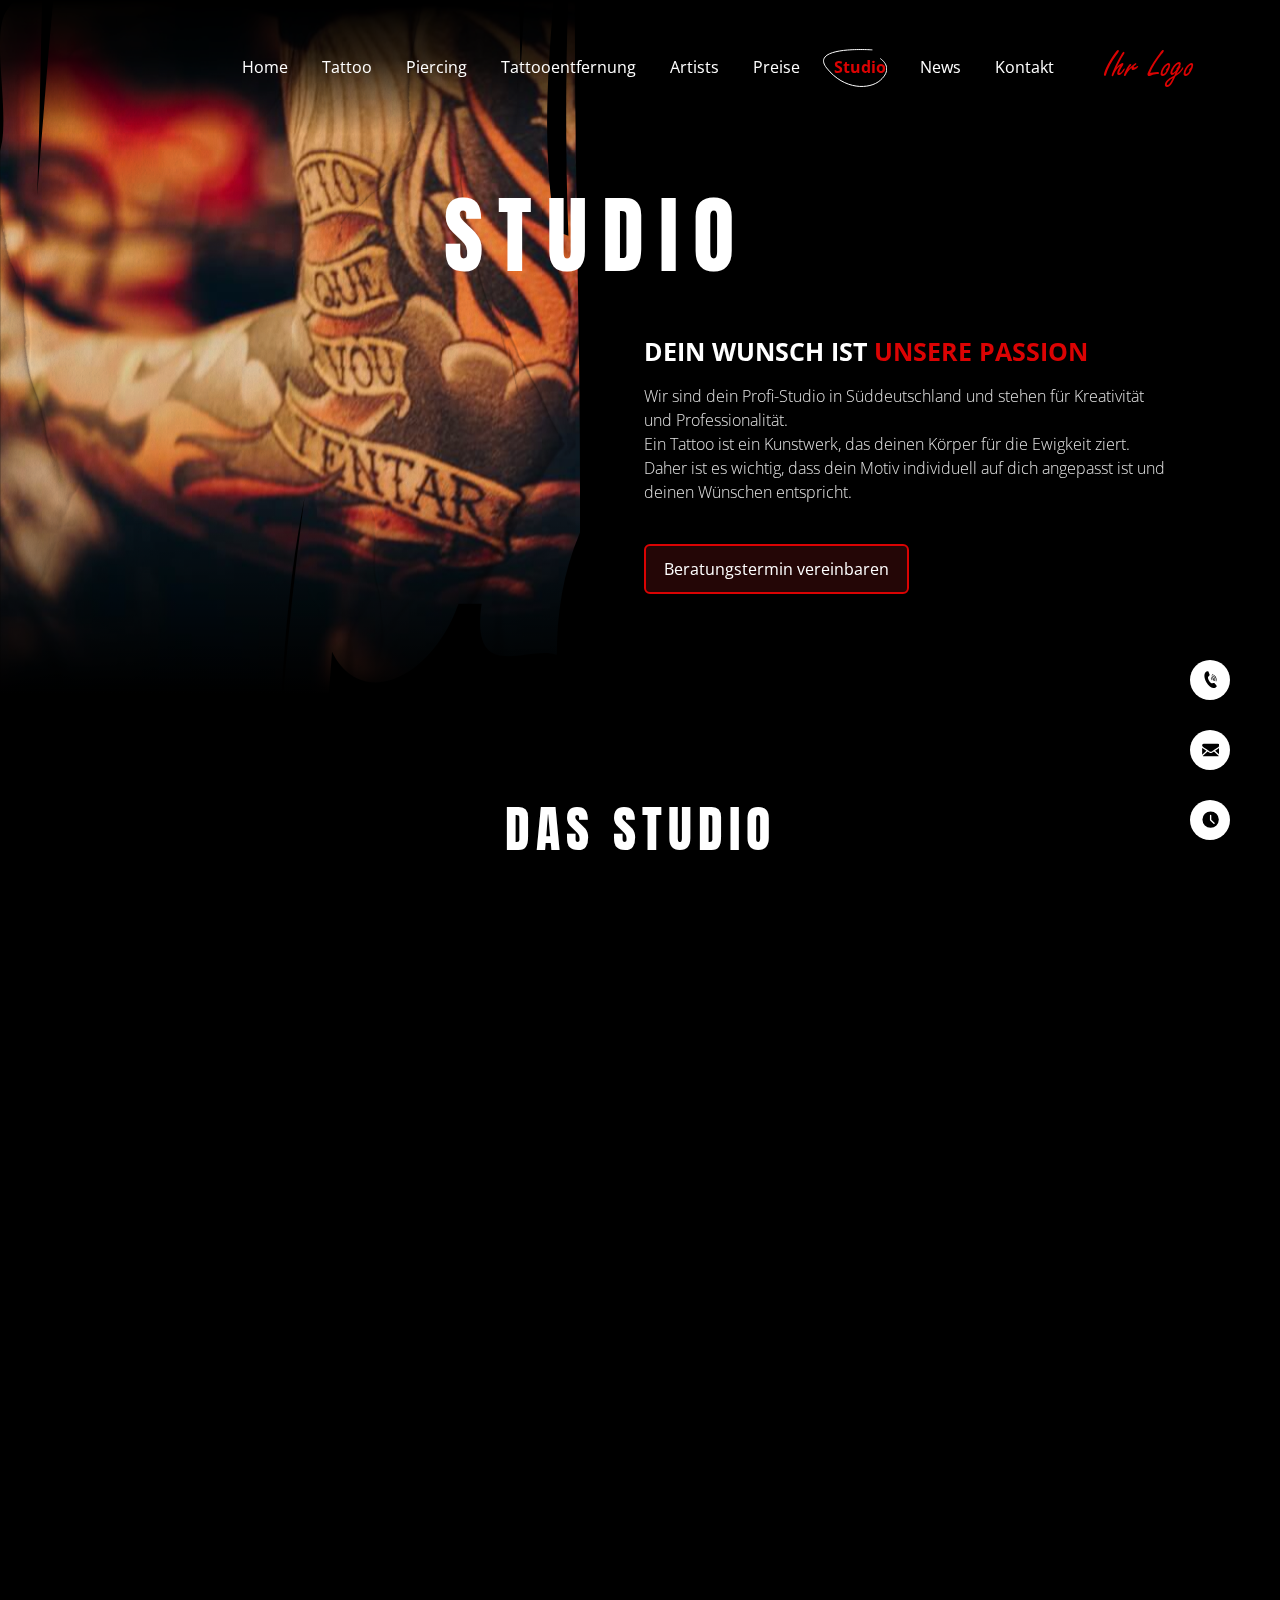
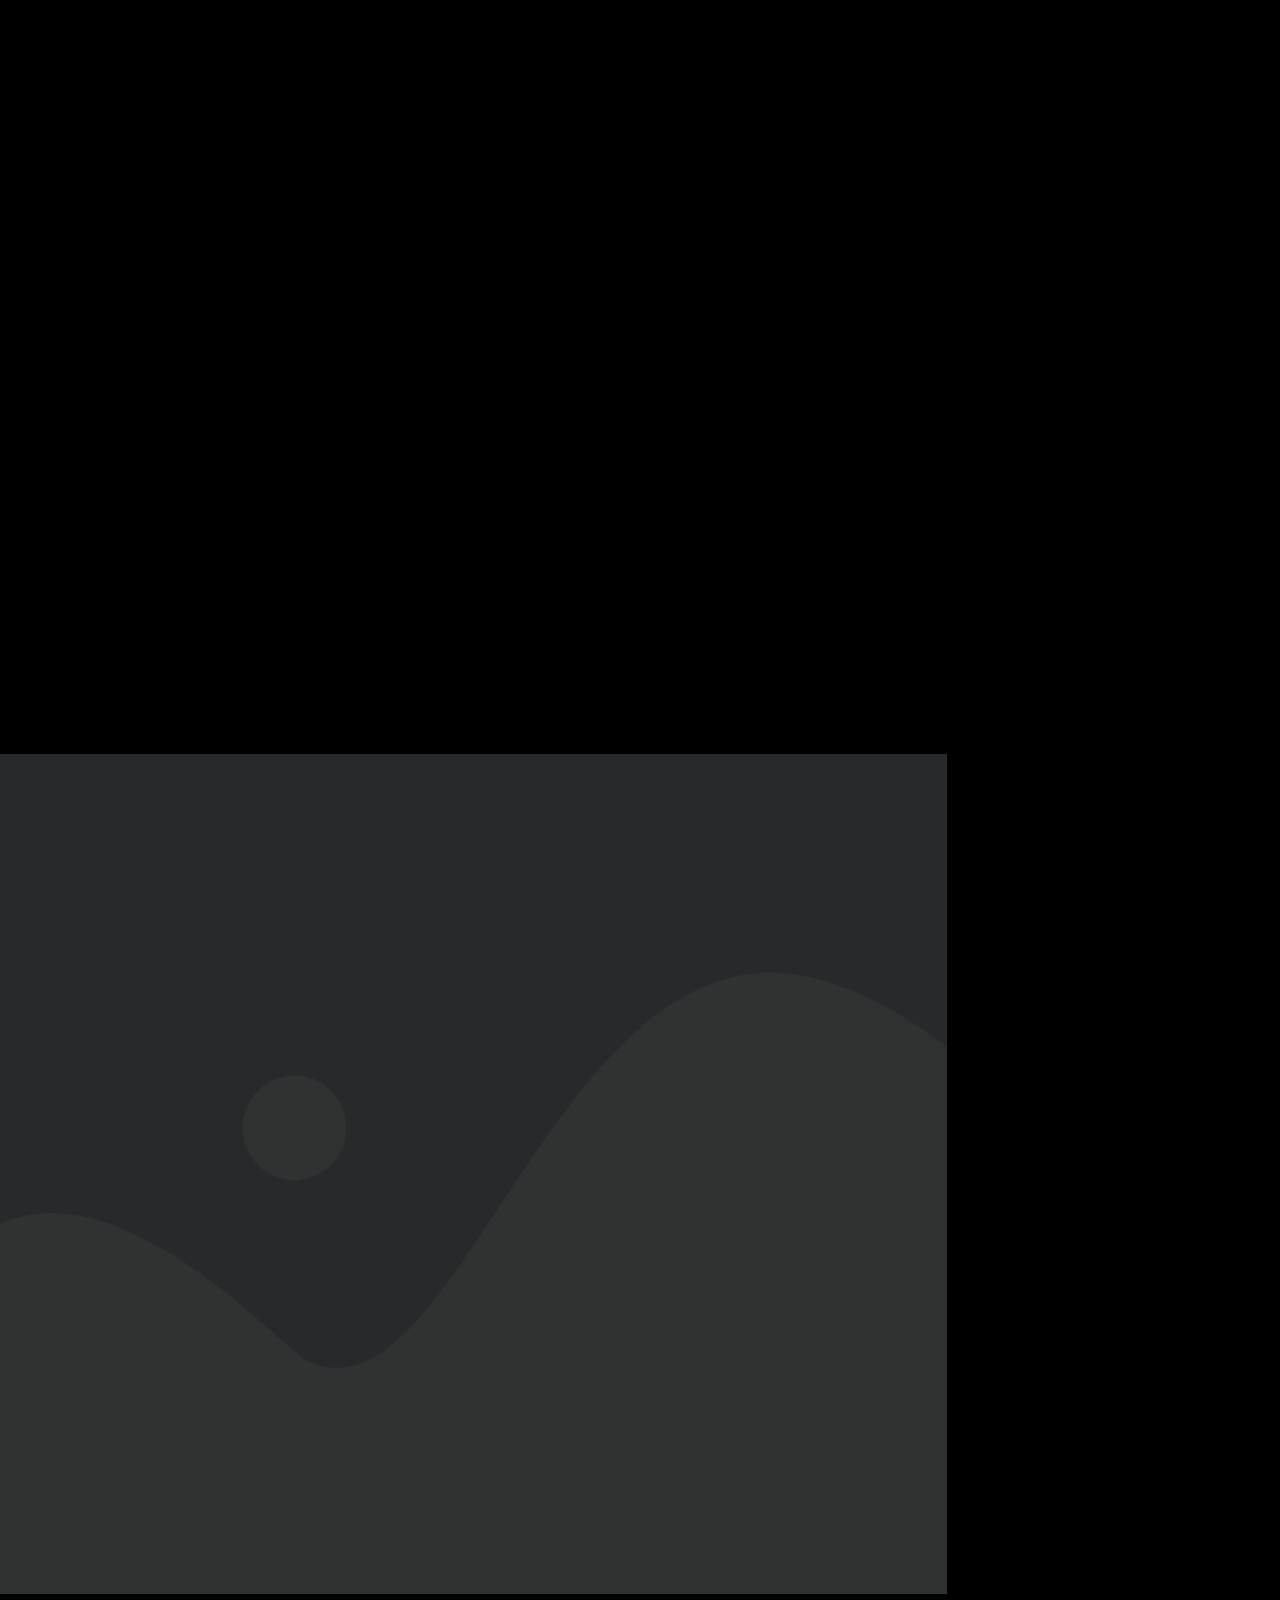
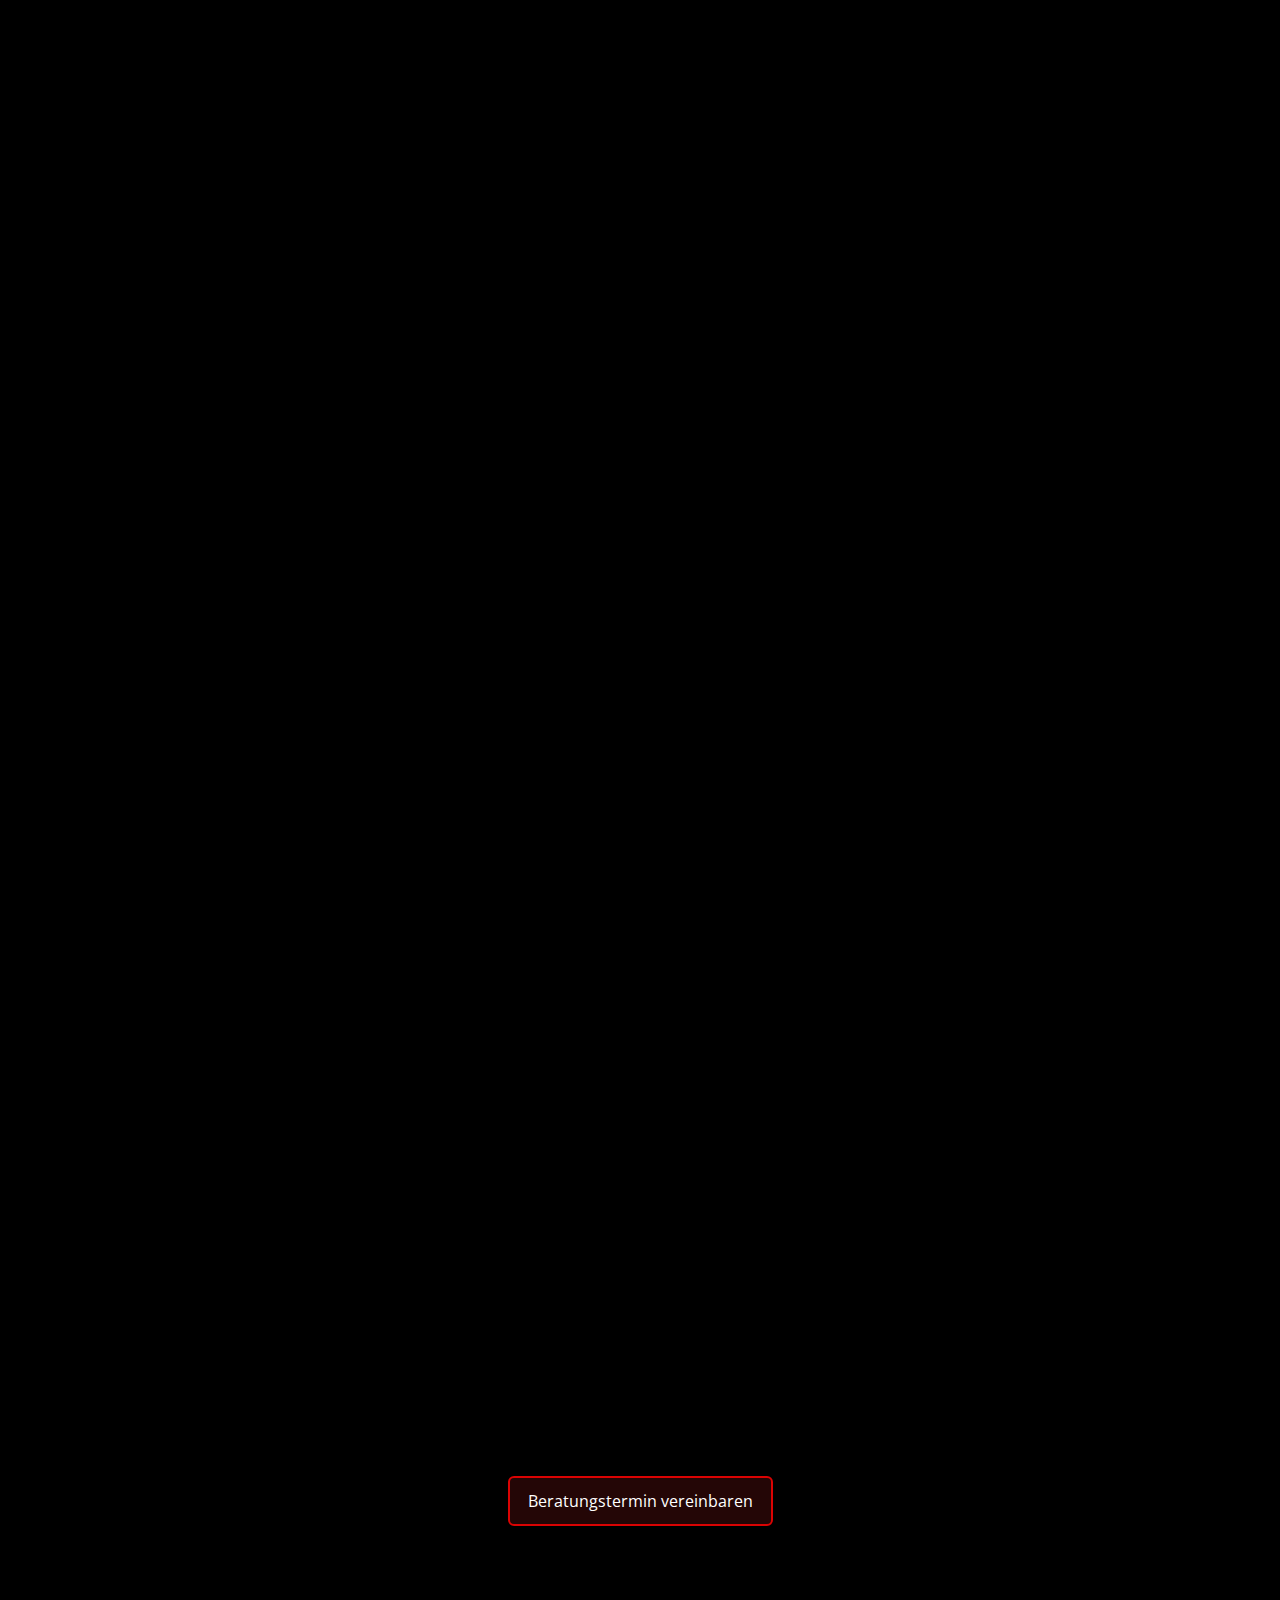
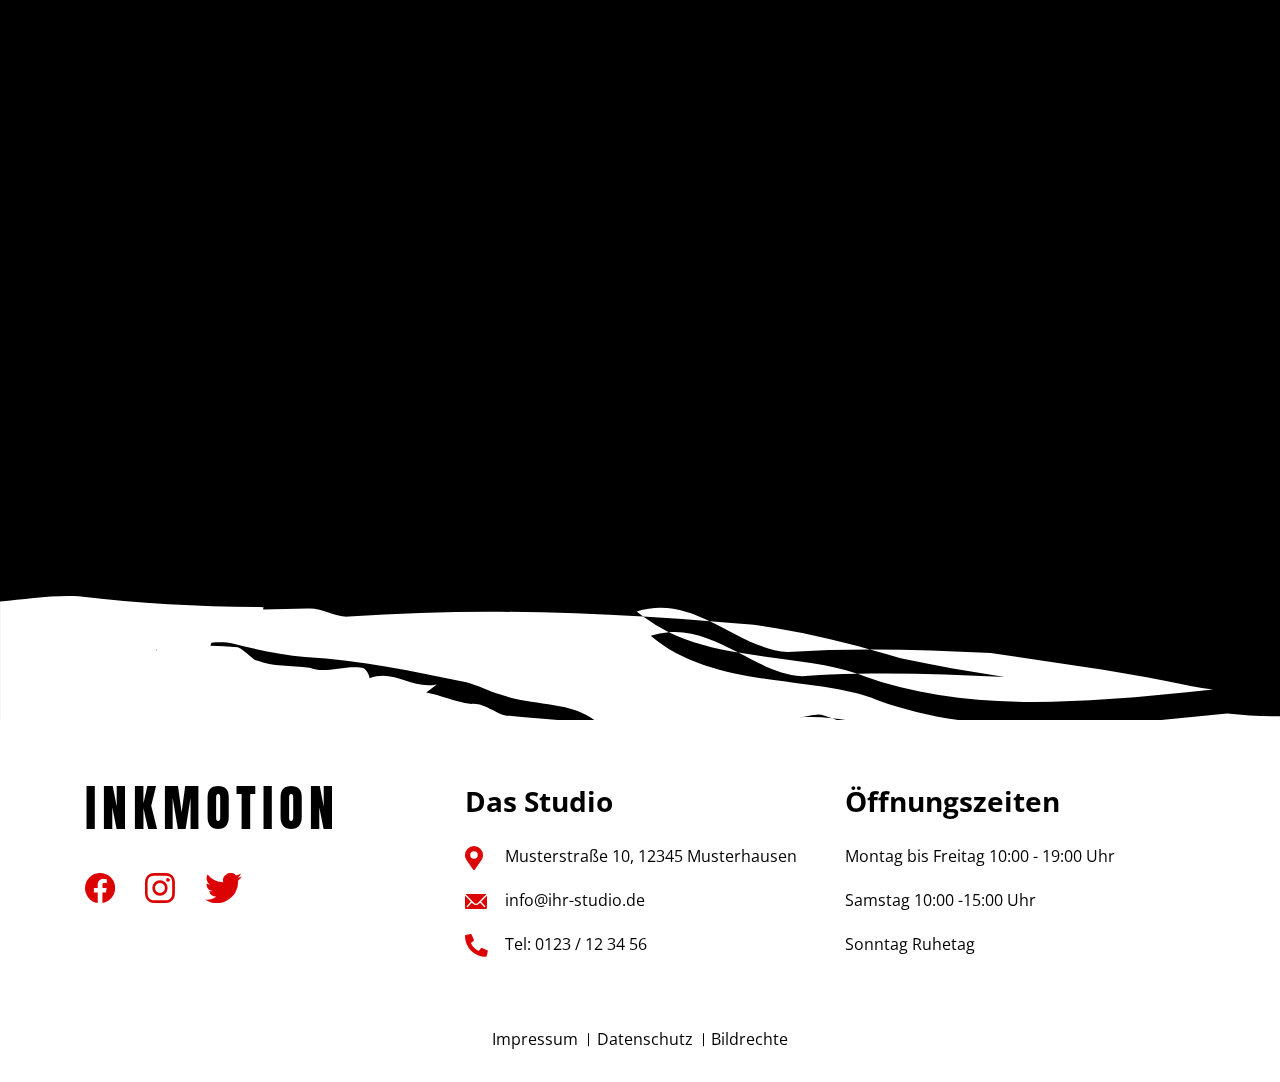
<file: studio.html>
<!DOCTYPE html>
<html lang="de">

<head>
	<title>Jaamo Inkmotion 1 - Studio</title>
	<meta charset="UTF-8">
	<meta name="description" content="">
	<meta name="keywords" content="">
	<meta name="viewport" content="width=device-width, initial-scale=1.0, maximum-scale=1.0, user-scalable=no">

	<!-- Favicon Link -->
	<link rel="icon" href="assets/images/favicon.png" type="image/gif" sizes="50x50">

	<!-- bootstrap CSS File-->
	<link rel="stylesheet" href="assets/css/bootstrap.min.css">
	<link rel="stylesheet" href="assets/css/font-awesome.min.css">

	<!-- Slick Slider Css -->
	<link rel="stylesheet" href="assets/css/owl.carousel.min.css">
	<link rel="stylesheet" href="assets/css/owl.theme.default.min.css">
	<link rel="stylesheet" href="assets/css/slick.css">
	<link rel="stylesheet" href="assets/css/jquery.mCustomScrollbar.min.css">

	<!-- Google Fonts -->
	<link href="https://fonts.googleapis.com/css2?family=Anton&display=swap" rel="stylesheet">
	<link href="https://fonts.googleapis.com/css2?family=Open+Sans:wght@300;400;600;700;800&display=swap"
		rel="stylesheet">
	<link href="https://fonts.googleapis.com/css2?family=Gochi+Hand&display=swap" rel="stylesheet">

	<!-- Animation Css-->
	<link rel="stylesheet" href="assets/css/animate.css">

	<!-- Custom Style-->
	<link rel="stylesheet" href="assets/css/style.css">
	<link rel="stylesheet" href="assets/css/responsive.css">


</head>

<body>
	<!-- Main Wrapper Start-->
	<div class="main-wrapper studio-page">
		<!-- Header Wrapper Start-->
		<div class="header-wrapper">
			<header>
				<div class="container">
					<div class="header-block">
						<div class="menu-toggle-btn">
							<span></span>
							<span></span>
							<span></span>
						</div>
						<div class="inner-back-btn">
							<i class="fa fa-angle-left"></i>
						</div>
						<div class="menu-nav-block">
							<div class="menu-nav">
								<ul>
									<li >
										<a href="index.html">
											Home
											<span class="active--menu">
												<svg xmlns="http://www.w3.org/2000/svg" width="64.213" height="38.108" viewBox="0 0 64.213 38.108"> <path id="home" d="M736.13-171.826s-63.394-4.345-45.784,18.1S733.489-132,744.055-141.414s6.163-17.378,0-21.723" transform="translate(-686.723 172.746)" fill="none" stroke="#fff" stroke-width="1"/> </svg>
											</span>
										</a>
									</li>
									<li>
										<a href="leistungen.html">
											Tattoo
											<span class="active--menu">
												<svg xmlns="http://www.w3.org/2000/svg" width="64.213" height="38.108" viewBox="0 0 64.213 38.108"> <path id="home" d="M736.13-171.826s-63.394-4.345-45.784,18.1S733.489-132,744.055-141.414s6.163-17.378,0-21.723" transform="translate(-686.723 172.746)" fill="none" stroke="#fff" stroke-width="1"/> </svg>
											</span>
										</a>
									</li>
									<li>
										<a href="#0">
											Piercing
											<span class="active--menu">
												<svg xmlns="http://www.w3.org/2000/svg" width="88.262" height="44.271" viewBox="0 0 88.262 44.271"> <path id="piercing" d="M754.758-171.77s-87.556-5.066-63.235,21.108,59.586,25.33,74.179,14.354,8.512-20.264,0-25.33" transform="translate(-686.756 172.76)" fill="none" stroke="#fff" stroke-width="1"/> </svg>
											</span>
										</a>
									</li>
									<li>
										<a href="#0">
											Tattooentfernung
											<span class="active--menu">
												<svg xmlns="http://www.w3.org/2000/svg" width="174.059" height="46.876" viewBox="0 0 174.059 46.876"> <path id="tattooentfernung" d="M821.128-171.745s-173.642-5.381-125.408,22.42,118.173,26.9,147.113,15.246,16.882-21.524,0-26.9" transform="translate(-686.756 172.766)" fill="none" stroke="#fff" stroke-width="1"/> </svg>
											</span>
										</a>
									</li>
									<li class="has-submenu">
										<a href="javascript:void(0)">
											Artists
											<span class="active--menu">
												<svg xmlns="http://www.w3.org/2000/svg" width="65.68" height="38.493" viewBox="0 0 65.68 38.493"> <path id="artist" d="M737.29-171.822s-64.9-4.39-46.87,18.29S734.586-131.585,745.4-141.1s6.31-17.558,0-21.948" transform="translate(-686.756 172.747)" fill="none" stroke="#fff" stroke-width="1"/> </svg>
											</span>
										</a>
										<div class="dropdown-submenu">
											<div class="submenu--inner--block">
												<div class="submenu--inner-col">
													<div class="submenu--inner--content">
														<p class="submenu--inner--heading">Tattooartists</p>
														<div class="artists--list--ul mCustomScrollbar">
															<ul>
																<li>
																	<a href="artist.html">
																		<div class="sub--artists--image">
																			<svg xmlns="http://www.w3.org/2000/svg" xmlns:xlink="http://www.w3.org/1999/xlink" width="311.999" height="309.002" viewBox="0 0 311.999 309.002">
																				<defs>
																					<style>.a1 {fill: url(#a);}</style>
																					<pattern id="a" preserveAspectRatio="xMidYMid slice" width="100%" height="100%" viewBox="0 0 566 677">
																						<image width="566" height="677" xlink:href="assets/images/home/sub-img-1.png" />
																					</pattern>
																				</defs>
																				<path class="a1" d="M24.739,241.392c2.948-3.351,7.888-4.564,15.991-2.4V222.313c-12.784-8.555-22.29-23.42-26.908-39.137q-5.687.617-11.394,1.316A157.634,157.634,0,0,1,0,156.861c0-.843.007-1.692.02-2.532q5.776-1.2,11.584-2.22.359-1.948.864-3.824c-4.121.315-8.215.618-12.285.944A156.141,156.141,0,0,1,55.623,37.163c10.062-1.142,20.071-2.594,30.016-4.483-1.264-.485-2.515-.977-3.774-1.484Q69.953,33.328,58.034,35.17A155.143,155.143,0,0,1,156,.5c86.157,0,156,70,156,156.361a156.03,156.03,0,0,1-44.516,109.377c-8.51.3-16.88.659-24.913.659,7.289.867,14.627,1.6,21.987,2.259A156.9,156.9,0,0,1,242.4,287.071c-20.219-1.821-40.577-1.284-61.432,6.161,2.077,2.224.845,5.624.414,8.32-.144.011-.282.016-.414.022.132-.005.27-.011.414-.022a8.947,8.947,0,0,0-.137,1.415,8.947,8.947,0,0,1,.137-1.415q18.974-1.341,37.5-1.551a154.741,154.741,0,0,1-20.353,7.341c-25.3.73-50.726,1.638-76.514,2.158a156.179,156.179,0,0,1-97.276-68.108Z" transform="translate(0 -0.498)"/>
																			</svg>
																		</div>
																		<div class="artists--name">MAXIME MUSTERMANN</div>
																	</a>
																</li>
																<li>
																	<a href="#0">
																		<div class="sub--artists--image">
																			<svg xmlns="http://www.w3.org/2000/svg" xmlns:xlink="http://www.w3.org/1999/xlink" width="311.999" height="309.002" viewBox="0 0 311.999 309.002">
																				<defs><style>.a2 {fill: url(#a2);}</style>
																					<pattern id="a2" preserveAspectRatio="xMidYMid slice" width="100%" height="100%" viewBox="0 0 566 677"><image width="566" height="677" xlink:href="assets/images/home/sub-img-2.png" /></pattern>
																				</defs>
																				<path class="a2" d="M24.739,241.392c2.948-3.351,7.888-4.564,15.991-2.4V222.313c-12.784-8.555-22.29-23.42-26.908-39.137q-5.687.617-11.394,1.316A157.634,157.634,0,0,1,0,156.861c0-.843.007-1.692.02-2.532q5.776-1.2,11.584-2.22.359-1.948.864-3.824c-4.121.315-8.215.618-12.285.944A156.141,156.141,0,0,1,55.623,37.163c10.062-1.142,20.071-2.594,30.016-4.483-1.264-.485-2.515-.977-3.774-1.484Q69.953,33.328,58.034,35.17A155.143,155.143,0,0,1,156,.5c86.157,0,156,70,156,156.361a156.03,156.03,0,0,1-44.516,109.377c-8.51.3-16.88.659-24.913.659,7.289.867,14.627,1.6,21.987,2.259A156.9,156.9,0,0,1,242.4,287.071c-20.219-1.821-40.577-1.284-61.432,6.161,2.077,2.224.845,5.624.414,8.32-.144.011-.282.016-.414.022.132-.005.27-.011.414-.022a8.947,8.947,0,0,0-.137,1.415,8.947,8.947,0,0,1,.137-1.415q18.974-1.341,37.5-1.551a154.741,154.741,0,0,1-20.353,7.341c-25.3.73-50.726,1.638-76.514,2.158a156.179,156.179,0,0,1-97.276-68.108Z" transform="translate(0 -0.498)"/>
																			</svg>
																		</div>
																		<div class="artists--name">MAXIME MUSTERMANN</div>
																	</a>
																</li>
																<li>
																	<a href="#0">
																		<div class="sub--artists--image">
																			<svg xmlns="http://www.w3.org/2000/svg" xmlns:xlink="http://www.w3.org/1999/xlink" width="311.999" height="309.002" viewBox="0 0 311.999 309.002">
																				<defs>
																					<style>.a3 {fill: url(#a3);}</style>
																					<pattern id="a3" preserveAspectRatio="xMidYMid slice" width="100%" height="100%" viewBox="0 0 566 677"><image width="566" height="677" xlink:href="assets/images/home/sub-img-3.png" /></pattern>
																				</defs>
																				<path class="a3" d="M24.739,241.392c2.948-3.351,7.888-4.564,15.991-2.4V222.313c-12.784-8.555-22.29-23.42-26.908-39.137q-5.687.617-11.394,1.316A157.634,157.634,0,0,1,0,156.861c0-.843.007-1.692.02-2.532q5.776-1.2,11.584-2.22.359-1.948.864-3.824c-4.121.315-8.215.618-12.285.944A156.141,156.141,0,0,1,55.623,37.163c10.062-1.142,20.071-2.594,30.016-4.483-1.264-.485-2.515-.977-3.774-1.484Q69.953,33.328,58.034,35.17A155.143,155.143,0,0,1,156,.5c86.157,0,156,70,156,156.361a156.03,156.03,0,0,1-44.516,109.377c-8.51.3-16.88.659-24.913.659,7.289.867,14.627,1.6,21.987,2.259A156.9,156.9,0,0,1,242.4,287.071c-20.219-1.821-40.577-1.284-61.432,6.161,2.077,2.224.845,5.624.414,8.32-.144.011-.282.016-.414.022.132-.005.27-.011.414-.022a8.947,8.947,0,0,0-.137,1.415,8.947,8.947,0,0,1,.137-1.415q18.974-1.341,37.5-1.551a154.741,154.741,0,0,1-20.353,7.341c-25.3.73-50.726,1.638-76.514,2.158a156.179,156.179,0,0,1-97.276-68.108Z" transform="translate(0 -0.498)"/>
																			</svg>
																		</div>
																		<div class="artists--name">MAXIME MUSTERMANN</div>
																	</a>
																</li>
																<li>
																	<a href="#0">
																		<div class="sub--artists--image">
																			<svg xmlns="http://www.w3.org/2000/svg" xmlns:xlink="http://www.w3.org/1999/xlink" width="311.999" height="309.002" viewBox="0 0 311.999 309.002">
																				<defs>
																					<style>.a4 {fill: url(#a4);}</style>
																					<pattern id="a4" preserveAspectRatio="xMidYMid slice" width="100%" height="100%" viewBox="0 0 566 677"><image width="566" height="677" xlink:href="assets/images/home/sub-img-4.png" /></pattern>
																				</defs>
																				<path class="a4" d="M24.739,241.392c2.948-3.351,7.888-4.564,15.991-2.4V222.313c-12.784-8.555-22.29-23.42-26.908-39.137q-5.687.617-11.394,1.316A157.634,157.634,0,0,1,0,156.861c0-.843.007-1.692.02-2.532q5.776-1.2,11.584-2.22.359-1.948.864-3.824c-4.121.315-8.215.618-12.285.944A156.141,156.141,0,0,1,55.623,37.163c10.062-1.142,20.071-2.594,30.016-4.483-1.264-.485-2.515-.977-3.774-1.484Q69.953,33.328,58.034,35.17A155.143,155.143,0,0,1,156,.5c86.157,0,156,70,156,156.361a156.03,156.03,0,0,1-44.516,109.377c-8.51.3-16.88.659-24.913.659,7.289.867,14.627,1.6,21.987,2.259A156.9,156.9,0,0,1,242.4,287.071c-20.219-1.821-40.577-1.284-61.432,6.161,2.077,2.224.845,5.624.414,8.32-.144.011-.282.016-.414.022.132-.005.27-.011.414-.022a8.947,8.947,0,0,0-.137,1.415,8.947,8.947,0,0,1,.137-1.415q18.974-1.341,37.5-1.551a154.741,154.741,0,0,1-20.353,7.341c-25.3.73-50.726,1.638-76.514,2.158a156.179,156.179,0,0,1-97.276-68.108Z" transform="translate(0 -0.498)"/>
																			</svg>
																		</div>
																		<div class="artists--name">MAXIME MUSTERMANN</div>
																	</a>
																</li>
																<li>
																	<a href="#0">
																		<div class="sub--artists--image">
																			<svg xmlns="http://www.w3.org/2000/svg" xmlns:xlink="http://www.w3.org/1999/xlink" width="311.999" height="309.002" viewBox="0 0 311.999 309.002">
																				<defs><style>.a2 {fill: url(#a2);}</style>
																					<pattern id="a2" preserveAspectRatio="xMidYMid slice" width="100%" height="100%" viewBox="0 0 566 677"><image width="566" height="677" xlink:href="assets/images/home/sub-img-2.png" /></pattern>
																				</defs>
																				<path class="a2" d="M24.739,241.392c2.948-3.351,7.888-4.564,15.991-2.4V222.313c-12.784-8.555-22.29-23.42-26.908-39.137q-5.687.617-11.394,1.316A157.634,157.634,0,0,1,0,156.861c0-.843.007-1.692.02-2.532q5.776-1.2,11.584-2.22.359-1.948.864-3.824c-4.121.315-8.215.618-12.285.944A156.141,156.141,0,0,1,55.623,37.163c10.062-1.142,20.071-2.594,30.016-4.483-1.264-.485-2.515-.977-3.774-1.484Q69.953,33.328,58.034,35.17A155.143,155.143,0,0,1,156,.5c86.157,0,156,70,156,156.361a156.03,156.03,0,0,1-44.516,109.377c-8.51.3-16.88.659-24.913.659,7.289.867,14.627,1.6,21.987,2.259A156.9,156.9,0,0,1,242.4,287.071c-20.219-1.821-40.577-1.284-61.432,6.161,2.077,2.224.845,5.624.414,8.32-.144.011-.282.016-.414.022.132-.005.27-.011.414-.022a8.947,8.947,0,0,0-.137,1.415,8.947,8.947,0,0,1,.137-1.415q18.974-1.341,37.5-1.551a154.741,154.741,0,0,1-20.353,7.341c-25.3.73-50.726,1.638-76.514,2.158a156.179,156.179,0,0,1-97.276-68.108Z" transform="translate(0 -0.498)"/>
																			</svg>
																		</div>
																		<div class="artists--name">MAXIME MUSTERMANN</div>
																	</a>
																</li>
																<li>
																	<a href="#0">
																		<div class="sub--artists--image">
																			<svg xmlns="http://www.w3.org/2000/svg" xmlns:xlink="http://www.w3.org/1999/xlink" width="311.999" height="309.002" viewBox="0 0 311.999 309.002">
																				<defs>
																					<style>.a1 {fill: url(#a);}</style>
																					<pattern id="a" preserveAspectRatio="xMidYMid slice" width="100%" height="100%" viewBox="0 0 566 677">
																						<image width="566" height="677" xlink:href="assets/images/home/sub-img-1.png" />
																					</pattern>
																				</defs>
																				<path class="a1" d="M24.739,241.392c2.948-3.351,7.888-4.564,15.991-2.4V222.313c-12.784-8.555-22.29-23.42-26.908-39.137q-5.687.617-11.394,1.316A157.634,157.634,0,0,1,0,156.861c0-.843.007-1.692.02-2.532q5.776-1.2,11.584-2.22.359-1.948.864-3.824c-4.121.315-8.215.618-12.285.944A156.141,156.141,0,0,1,55.623,37.163c10.062-1.142,20.071-2.594,30.016-4.483-1.264-.485-2.515-.977-3.774-1.484Q69.953,33.328,58.034,35.17A155.143,155.143,0,0,1,156,.5c86.157,0,156,70,156,156.361a156.03,156.03,0,0,1-44.516,109.377c-8.51.3-16.88.659-24.913.659,7.289.867,14.627,1.6,21.987,2.259A156.9,156.9,0,0,1,242.4,287.071c-20.219-1.821-40.577-1.284-61.432,6.161,2.077,2.224.845,5.624.414,8.32-.144.011-.282.016-.414.022.132-.005.27-.011.414-.022a8.947,8.947,0,0,0-.137,1.415,8.947,8.947,0,0,1,.137-1.415q18.974-1.341,37.5-1.551a154.741,154.741,0,0,1-20.353,7.341c-25.3.73-50.726,1.638-76.514,2.158a156.179,156.179,0,0,1-97.276-68.108Z" transform="translate(0 -0.498)"/>
																			</svg>
																		</div>
																		<div class="artists--name">MAXIME MUSTERMANN</div>
																	</a>
																</li>
																<li>
																	<a href="#0">
																		<div class="sub--artists--image">
																			<svg xmlns="http://www.w3.org/2000/svg" xmlns:xlink="http://www.w3.org/1999/xlink" width="311.999" height="309.002" viewBox="0 0 311.999 309.002">
																				<defs>
																					<style>.a4 {fill: url(#a4);}</style>
																					<pattern id="a4" preserveAspectRatio="xMidYMid slice" width="100%" height="100%" viewBox="0 0 566 677"><image width="566" height="677" xlink:href="assets/images/home/sub-img-4.png" /></pattern>
																				</defs>
																				<path class="a4" d="M24.739,241.392c2.948-3.351,7.888-4.564,15.991-2.4V222.313c-12.784-8.555-22.29-23.42-26.908-39.137q-5.687.617-11.394,1.316A157.634,157.634,0,0,1,0,156.861c0-.843.007-1.692.02-2.532q5.776-1.2,11.584-2.22.359-1.948.864-3.824c-4.121.315-8.215.618-12.285.944A156.141,156.141,0,0,1,55.623,37.163c10.062-1.142,20.071-2.594,30.016-4.483-1.264-.485-2.515-.977-3.774-1.484Q69.953,33.328,58.034,35.17A155.143,155.143,0,0,1,156,.5c86.157,0,156,70,156,156.361a156.03,156.03,0,0,1-44.516,109.377c-8.51.3-16.88.659-24.913.659,7.289.867,14.627,1.6,21.987,2.259A156.9,156.9,0,0,1,242.4,287.071c-20.219-1.821-40.577-1.284-61.432,6.161,2.077,2.224.845,5.624.414,8.32-.144.011-.282.016-.414.022.132-.005.27-.011.414-.022a8.947,8.947,0,0,0-.137,1.415,8.947,8.947,0,0,1,.137-1.415q18.974-1.341,37.5-1.551a154.741,154.741,0,0,1-20.353,7.341c-25.3.73-50.726,1.638-76.514,2.158a156.179,156.179,0,0,1-97.276-68.108Z" transform="translate(0 -0.498)"/>
																			</svg>
																		</div>
																		<div class="artists--name">MAXIME MUSTERMANN</div>
																	</a>
																</li>
																<li>
																	<a href="#0">
																		<div class="sub--artists--image">
																			<svg xmlns="http://www.w3.org/2000/svg" xmlns:xlink="http://www.w3.org/1999/xlink" width="311.999" height="309.002" viewBox="0 0 311.999 309.002">
																				<defs>
																					<style>.a3 {fill: url(#a3);}</style>
																					<pattern id="a3" preserveAspectRatio="xMidYMid slice" width="100%" height="100%" viewBox="0 0 566 677"><image width="566" height="677" xlink:href="assets/images/home/sub-img-3.png" /></pattern>
																				</defs>
																				<path class="a3" d="M24.739,241.392c2.948-3.351,7.888-4.564,15.991-2.4V222.313c-12.784-8.555-22.29-23.42-26.908-39.137q-5.687.617-11.394,1.316A157.634,157.634,0,0,1,0,156.861c0-.843.007-1.692.02-2.532q5.776-1.2,11.584-2.22.359-1.948.864-3.824c-4.121.315-8.215.618-12.285.944A156.141,156.141,0,0,1,55.623,37.163c10.062-1.142,20.071-2.594,30.016-4.483-1.264-.485-2.515-.977-3.774-1.484Q69.953,33.328,58.034,35.17A155.143,155.143,0,0,1,156,.5c86.157,0,156,70,156,156.361a156.03,156.03,0,0,1-44.516,109.377c-8.51.3-16.88.659-24.913.659,7.289.867,14.627,1.6,21.987,2.259A156.9,156.9,0,0,1,242.4,287.071c-20.219-1.821-40.577-1.284-61.432,6.161,2.077,2.224.845,5.624.414,8.32-.144.011-.282.016-.414.022.132-.005.27-.011.414-.022a8.947,8.947,0,0,0-.137,1.415,8.947,8.947,0,0,1,.137-1.415q18.974-1.341,37.5-1.551a154.741,154.741,0,0,1-20.353,7.341c-25.3.73-50.726,1.638-76.514,2.158a156.179,156.179,0,0,1-97.276-68.108Z" transform="translate(0 -0.498)"/>
																			</svg>
																		</div>
																		<div class="artists--name">MAXIME MUSTERMANN</div>
																	</a>
																</li>
																<li>
																	<a href="#0">
																		<div class="sub--artists--image">
																			<svg xmlns="http://www.w3.org/2000/svg" xmlns:xlink="http://www.w3.org/1999/xlink" width="311.999" height="309.002" viewBox="0 0 311.999 309.002">
																				<defs>
																					<style>.a1 {fill: url(#a);}</style>
																					<pattern id="a" preserveAspectRatio="xMidYMid slice" width="100%" height="100%" viewBox="0 0 566 677">
																						<image width="566" height="677" xlink:href="assets/images/home/sub-img-1.png" />
																					</pattern>
																				</defs>
																				<path class="a1" d="M24.739,241.392c2.948-3.351,7.888-4.564,15.991-2.4V222.313c-12.784-8.555-22.29-23.42-26.908-39.137q-5.687.617-11.394,1.316A157.634,157.634,0,0,1,0,156.861c0-.843.007-1.692.02-2.532q5.776-1.2,11.584-2.22.359-1.948.864-3.824c-4.121.315-8.215.618-12.285.944A156.141,156.141,0,0,1,55.623,37.163c10.062-1.142,20.071-2.594,30.016-4.483-1.264-.485-2.515-.977-3.774-1.484Q69.953,33.328,58.034,35.17A155.143,155.143,0,0,1,156,.5c86.157,0,156,70,156,156.361a156.03,156.03,0,0,1-44.516,109.377c-8.51.3-16.88.659-24.913.659,7.289.867,14.627,1.6,21.987,2.259A156.9,156.9,0,0,1,242.4,287.071c-20.219-1.821-40.577-1.284-61.432,6.161,2.077,2.224.845,5.624.414,8.32-.144.011-.282.016-.414.022.132-.005.27-.011.414-.022a8.947,8.947,0,0,0-.137,1.415,8.947,8.947,0,0,1,.137-1.415q18.974-1.341,37.5-1.551a154.741,154.741,0,0,1-20.353,7.341c-25.3.73-50.726,1.638-76.514,2.158a156.179,156.179,0,0,1-97.276-68.108Z" transform="translate(0 -0.498)"/>
																			</svg>
																		</div>
																		<div class="artists--name">MAXIME MUSTERMANN</div>
																	</a>
																</li>
																<li>
																	<a href="#0">
																		<div class="sub--artists--image">
																			<svg xmlns="http://www.w3.org/2000/svg" xmlns:xlink="http://www.w3.org/1999/xlink" width="311.999" height="309.002" viewBox="0 0 311.999 309.002">
																				<defs><style>.a2 {fill: url(#a2);}</style>
																					<pattern id="a2" preserveAspectRatio="xMidYMid slice" width="100%" height="100%" viewBox="0 0 566 677"><image width="566" height="677" xlink:href="assets/images/home/sub-img-2.png" /></pattern>
																				</defs>
																				<path class="a2" d="M24.739,241.392c2.948-3.351,7.888-4.564,15.991-2.4V222.313c-12.784-8.555-22.29-23.42-26.908-39.137q-5.687.617-11.394,1.316A157.634,157.634,0,0,1,0,156.861c0-.843.007-1.692.02-2.532q5.776-1.2,11.584-2.22.359-1.948.864-3.824c-4.121.315-8.215.618-12.285.944A156.141,156.141,0,0,1,55.623,37.163c10.062-1.142,20.071-2.594,30.016-4.483-1.264-.485-2.515-.977-3.774-1.484Q69.953,33.328,58.034,35.17A155.143,155.143,0,0,1,156,.5c86.157,0,156,70,156,156.361a156.03,156.03,0,0,1-44.516,109.377c-8.51.3-16.88.659-24.913.659,7.289.867,14.627,1.6,21.987,2.259A156.9,156.9,0,0,1,242.4,287.071c-20.219-1.821-40.577-1.284-61.432,6.161,2.077,2.224.845,5.624.414,8.32-.144.011-.282.016-.414.022.132-.005.27-.011.414-.022a8.947,8.947,0,0,0-.137,1.415,8.947,8.947,0,0,1,.137-1.415q18.974-1.341,37.5-1.551a154.741,154.741,0,0,1-20.353,7.341c-25.3.73-50.726,1.638-76.514,2.158a156.179,156.179,0,0,1-97.276-68.108Z" transform="translate(0 -0.498)"/>
																			</svg>
																		</div>
																		<div class="artists--name">MAXIME MUSTERMANN</div>
																	</a>
																</li>
																<li>
																	<a href="#0">
																		<div class="sub--artists--image">
																			<svg xmlns="http://www.w3.org/2000/svg" xmlns:xlink="http://www.w3.org/1999/xlink" width="311.999" height="309.002" viewBox="0 0 311.999 309.002">
																				<defs>
																					<style>.a3 {fill: url(#a3);}</style>
																					<pattern id="a3" preserveAspectRatio="xMidYMid slice" width="100%" height="100%" viewBox="0 0 566 677"><image width="566" height="677" xlink:href="assets/images/home/sub-img-3.png" /></pattern>
																				</defs>
																				<path class="a3" d="M24.739,241.392c2.948-3.351,7.888-4.564,15.991-2.4V222.313c-12.784-8.555-22.29-23.42-26.908-39.137q-5.687.617-11.394,1.316A157.634,157.634,0,0,1,0,156.861c0-.843.007-1.692.02-2.532q5.776-1.2,11.584-2.22.359-1.948.864-3.824c-4.121.315-8.215.618-12.285.944A156.141,156.141,0,0,1,55.623,37.163c10.062-1.142,20.071-2.594,30.016-4.483-1.264-.485-2.515-.977-3.774-1.484Q69.953,33.328,58.034,35.17A155.143,155.143,0,0,1,156,.5c86.157,0,156,70,156,156.361a156.03,156.03,0,0,1-44.516,109.377c-8.51.3-16.88.659-24.913.659,7.289.867,14.627,1.6,21.987,2.259A156.9,156.9,0,0,1,242.4,287.071c-20.219-1.821-40.577-1.284-61.432,6.161,2.077,2.224.845,5.624.414,8.32-.144.011-.282.016-.414.022.132-.005.27-.011.414-.022a8.947,8.947,0,0,0-.137,1.415,8.947,8.947,0,0,1,.137-1.415q18.974-1.341,37.5-1.551a154.741,154.741,0,0,1-20.353,7.341c-25.3.73-50.726,1.638-76.514,2.158a156.179,156.179,0,0,1-97.276-68.108Z" transform="translate(0 -0.498)"/>
																			</svg>
																		</div>
																		<div class="artists--name">MAXIME MUSTERMANN</div>
																	</a>
																</li>
																<li>
																	<a href="#0">
																		<div class="sub--artists--image">
																			<svg xmlns="http://www.w3.org/2000/svg" xmlns:xlink="http://www.w3.org/1999/xlink" width="311.999" height="309.002" viewBox="0 0 311.999 309.002">
																				<defs>
																					<style>.a4 {fill: url(#a4);}</style>
																					<pattern id="a4" preserveAspectRatio="xMidYMid slice" width="100%" height="100%" viewBox="0 0 566 677"><image width="566" height="677" xlink:href="assets/images/home/sub-img-4.png" /></pattern>
																				</defs>
																				<path class="a4" d="M24.739,241.392c2.948-3.351,7.888-4.564,15.991-2.4V222.313c-12.784-8.555-22.29-23.42-26.908-39.137q-5.687.617-11.394,1.316A157.634,157.634,0,0,1,0,156.861c0-.843.007-1.692.02-2.532q5.776-1.2,11.584-2.22.359-1.948.864-3.824c-4.121.315-8.215.618-12.285.944A156.141,156.141,0,0,1,55.623,37.163c10.062-1.142,20.071-2.594,30.016-4.483-1.264-.485-2.515-.977-3.774-1.484Q69.953,33.328,58.034,35.17A155.143,155.143,0,0,1,156,.5c86.157,0,156,70,156,156.361a156.03,156.03,0,0,1-44.516,109.377c-8.51.3-16.88.659-24.913.659,7.289.867,14.627,1.6,21.987,2.259A156.9,156.9,0,0,1,242.4,287.071c-20.219-1.821-40.577-1.284-61.432,6.161,2.077,2.224.845,5.624.414,8.32-.144.011-.282.016-.414.022.132-.005.27-.011.414-.022a8.947,8.947,0,0,0-.137,1.415,8.947,8.947,0,0,1,.137-1.415q18.974-1.341,37.5-1.551a154.741,154.741,0,0,1-20.353,7.341c-25.3.73-50.726,1.638-76.514,2.158a156.179,156.179,0,0,1-97.276-68.108Z" transform="translate(0 -0.498)"/>
																			</svg>
																		</div>
																		<div class="artists--name">MAXIME MUSTERMANN</div>
																	</a>
																</li>
															</ul>
														</div>
													</div>
												</div>
												<div class="submenu--inner-col">
													<div class="submenu--inner--content">
														<p class="submenu--inner--heading">Piercingartists</p>
														<div class="artists--list--ul mCustomScrollbar">
															<ul>
																<li>
																	<a href="#0">
																		<div class="sub--artists--image">
																			<svg xmlns="http://www.w3.org/2000/svg" xmlns:xlink="http://www.w3.org/1999/xlink" width="311.999" height="309.002" viewBox="0 0 311.999 309.002">
																				<defs>
																					<style>.a1 {fill: url(#a);}</style>
																					<pattern id="a" preserveAspectRatio="xMidYMid slice" width="100%" height="100%" viewBox="0 0 566 677">
																						<image width="566" height="677" xlink:href="assets/images/home/sub-img-1.png" />
																					</pattern>
																				</defs>
																				<path class="a1" d="M24.739,241.392c2.948-3.351,7.888-4.564,15.991-2.4V222.313c-12.784-8.555-22.29-23.42-26.908-39.137q-5.687.617-11.394,1.316A157.634,157.634,0,0,1,0,156.861c0-.843.007-1.692.02-2.532q5.776-1.2,11.584-2.22.359-1.948.864-3.824c-4.121.315-8.215.618-12.285.944A156.141,156.141,0,0,1,55.623,37.163c10.062-1.142,20.071-2.594,30.016-4.483-1.264-.485-2.515-.977-3.774-1.484Q69.953,33.328,58.034,35.17A155.143,155.143,0,0,1,156,.5c86.157,0,156,70,156,156.361a156.03,156.03,0,0,1-44.516,109.377c-8.51.3-16.88.659-24.913.659,7.289.867,14.627,1.6,21.987,2.259A156.9,156.9,0,0,1,242.4,287.071c-20.219-1.821-40.577-1.284-61.432,6.161,2.077,2.224.845,5.624.414,8.32-.144.011-.282.016-.414.022.132-.005.27-.011.414-.022a8.947,8.947,0,0,0-.137,1.415,8.947,8.947,0,0,1,.137-1.415q18.974-1.341,37.5-1.551a154.741,154.741,0,0,1-20.353,7.341c-25.3.73-50.726,1.638-76.514,2.158a156.179,156.179,0,0,1-97.276-68.108Z" transform="translate(0 -0.498)"/>
																			</svg>
																		</div>
																		<div class="artists--name">MAXIME MUSTERMANN</div>
																	</a>
																</li>
																<li>
																	<a href="#0">
																		<div class="sub--artists--image">
																			<svg xmlns="http://www.w3.org/2000/svg" xmlns:xlink="http://www.w3.org/1999/xlink" width="311.999" height="309.002" viewBox="0 0 311.999 309.002">
																				<defs><style>.a2 {fill: url(#a2);}</style>
																					<pattern id="a2" preserveAspectRatio="xMidYMid slice" width="100%" height="100%" viewBox="0 0 566 677"><image width="566" height="677" xlink:href="assets/images/home/sub-img-2.png" /></pattern>
																				</defs>
																				<path class="a2" d="M24.739,241.392c2.948-3.351,7.888-4.564,15.991-2.4V222.313c-12.784-8.555-22.29-23.42-26.908-39.137q-5.687.617-11.394,1.316A157.634,157.634,0,0,1,0,156.861c0-.843.007-1.692.02-2.532q5.776-1.2,11.584-2.22.359-1.948.864-3.824c-4.121.315-8.215.618-12.285.944A156.141,156.141,0,0,1,55.623,37.163c10.062-1.142,20.071-2.594,30.016-4.483-1.264-.485-2.515-.977-3.774-1.484Q69.953,33.328,58.034,35.17A155.143,155.143,0,0,1,156,.5c86.157,0,156,70,156,156.361a156.03,156.03,0,0,1-44.516,109.377c-8.51.3-16.88.659-24.913.659,7.289.867,14.627,1.6,21.987,2.259A156.9,156.9,0,0,1,242.4,287.071c-20.219-1.821-40.577-1.284-61.432,6.161,2.077,2.224.845,5.624.414,8.32-.144.011-.282.016-.414.022.132-.005.27-.011.414-.022a8.947,8.947,0,0,0-.137,1.415,8.947,8.947,0,0,1,.137-1.415q18.974-1.341,37.5-1.551a154.741,154.741,0,0,1-20.353,7.341c-25.3.73-50.726,1.638-76.514,2.158a156.179,156.179,0,0,1-97.276-68.108Z" transform="translate(0 -0.498)"/>
																			</svg>
																		</div>
																		<div class="artists--name">MAXIME MUSTERMANN</div>
																	</a>
																</li>
																<li>
																	<a href="#0">
																		<div class="sub--artists--image">
																			<svg xmlns="http://www.w3.org/2000/svg" xmlns:xlink="http://www.w3.org/1999/xlink" width="311.999" height="309.002" viewBox="0 0 311.999 309.002">
																				<defs>
																					<style>.a3 {fill: url(#a3);}</style>
																					<pattern id="a3" preserveAspectRatio="xMidYMid slice" width="100%" height="100%" viewBox="0 0 566 677"><image width="566" height="677" xlink:href="assets/images/home/sub-img-3.png" /></pattern>
																				</defs>
																				<path class="a3" d="M24.739,241.392c2.948-3.351,7.888-4.564,15.991-2.4V222.313c-12.784-8.555-22.29-23.42-26.908-39.137q-5.687.617-11.394,1.316A157.634,157.634,0,0,1,0,156.861c0-.843.007-1.692.02-2.532q5.776-1.2,11.584-2.22.359-1.948.864-3.824c-4.121.315-8.215.618-12.285.944A156.141,156.141,0,0,1,55.623,37.163c10.062-1.142,20.071-2.594,30.016-4.483-1.264-.485-2.515-.977-3.774-1.484Q69.953,33.328,58.034,35.17A155.143,155.143,0,0,1,156,.5c86.157,0,156,70,156,156.361a156.03,156.03,0,0,1-44.516,109.377c-8.51.3-16.88.659-24.913.659,7.289.867,14.627,1.6,21.987,2.259A156.9,156.9,0,0,1,242.4,287.071c-20.219-1.821-40.577-1.284-61.432,6.161,2.077,2.224.845,5.624.414,8.32-.144.011-.282.016-.414.022.132-.005.27-.011.414-.022a8.947,8.947,0,0,0-.137,1.415,8.947,8.947,0,0,1,.137-1.415q18.974-1.341,37.5-1.551a154.741,154.741,0,0,1-20.353,7.341c-25.3.73-50.726,1.638-76.514,2.158a156.179,156.179,0,0,1-97.276-68.108Z" transform="translate(0 -0.498)"/>
																			</svg>
																		</div>
																		<div class="artists--name">MAXIME MUSTERMANN</div>
																	</a>
																</li>
																<li>
																	<a href="#0">
																		<div class="sub--artists--image">
																			<svg xmlns="http://www.w3.org/2000/svg" xmlns:xlink="http://www.w3.org/1999/xlink" width="311.999" height="309.002" viewBox="0 0 311.999 309.002">
																				<defs>
																					<style>.a4 {fill: url(#a4);}</style>
																					<pattern id="a4" preserveAspectRatio="xMidYMid slice" width="100%" height="100%" viewBox="0 0 566 677"><image width="566" height="677" xlink:href="assets/images/home/sub-img-4.png" /></pattern>
																				</defs>
																				<path class="a4" d="M24.739,241.392c2.948-3.351,7.888-4.564,15.991-2.4V222.313c-12.784-8.555-22.29-23.42-26.908-39.137q-5.687.617-11.394,1.316A157.634,157.634,0,0,1,0,156.861c0-.843.007-1.692.02-2.532q5.776-1.2,11.584-2.22.359-1.948.864-3.824c-4.121.315-8.215.618-12.285.944A156.141,156.141,0,0,1,55.623,37.163c10.062-1.142,20.071-2.594,30.016-4.483-1.264-.485-2.515-.977-3.774-1.484Q69.953,33.328,58.034,35.17A155.143,155.143,0,0,1,156,.5c86.157,0,156,70,156,156.361a156.03,156.03,0,0,1-44.516,109.377c-8.51.3-16.88.659-24.913.659,7.289.867,14.627,1.6,21.987,2.259A156.9,156.9,0,0,1,242.4,287.071c-20.219-1.821-40.577-1.284-61.432,6.161,2.077,2.224.845,5.624.414,8.32-.144.011-.282.016-.414.022.132-.005.27-.011.414-.022a8.947,8.947,0,0,0-.137,1.415,8.947,8.947,0,0,1,.137-1.415q18.974-1.341,37.5-1.551a154.741,154.741,0,0,1-20.353,7.341c-25.3.73-50.726,1.638-76.514,2.158a156.179,156.179,0,0,1-97.276-68.108Z" transform="translate(0 -0.498)"/>
																			</svg>
																		</div>
																		<div class="artists--name">MAXIME MUSTERMANN</div>
																	</a>
																</li>
																<li>
																	<a href="#0">
																		<div class="sub--artists--image">
																			<svg xmlns="http://www.w3.org/2000/svg" xmlns:xlink="http://www.w3.org/1999/xlink" width="311.999" height="309.002" viewBox="0 0 311.999 309.002">
																				<defs><style>.a2 {fill: url(#a2);}</style>
																					<pattern id="a2" preserveAspectRatio="xMidYMid slice" width="100%" height="100%" viewBox="0 0 566 677"><image width="566" height="677" xlink:href="assets/images/home/sub-img-2.png" /></pattern>
																				</defs>
																				<path class="a2" d="M24.739,241.392c2.948-3.351,7.888-4.564,15.991-2.4V222.313c-12.784-8.555-22.29-23.42-26.908-39.137q-5.687.617-11.394,1.316A157.634,157.634,0,0,1,0,156.861c0-.843.007-1.692.02-2.532q5.776-1.2,11.584-2.22.359-1.948.864-3.824c-4.121.315-8.215.618-12.285.944A156.141,156.141,0,0,1,55.623,37.163c10.062-1.142,20.071-2.594,30.016-4.483-1.264-.485-2.515-.977-3.774-1.484Q69.953,33.328,58.034,35.17A155.143,155.143,0,0,1,156,.5c86.157,0,156,70,156,156.361a156.03,156.03,0,0,1-44.516,109.377c-8.51.3-16.88.659-24.913.659,7.289.867,14.627,1.6,21.987,2.259A156.9,156.9,0,0,1,242.4,287.071c-20.219-1.821-40.577-1.284-61.432,6.161,2.077,2.224.845,5.624.414,8.32-.144.011-.282.016-.414.022.132-.005.27-.011.414-.022a8.947,8.947,0,0,0-.137,1.415,8.947,8.947,0,0,1,.137-1.415q18.974-1.341,37.5-1.551a154.741,154.741,0,0,1-20.353,7.341c-25.3.73-50.726,1.638-76.514,2.158a156.179,156.179,0,0,1-97.276-68.108Z" transform="translate(0 -0.498)"/>
																			</svg>
																		</div>
																		<div class="artists--name">MAXIME MUSTERMANN</div>
																	</a>
																</li>
																<li>
																	<a href="#0">
																		<div class="sub--artists--image">
																			<svg xmlns="http://www.w3.org/2000/svg" xmlns:xlink="http://www.w3.org/1999/xlink" width="311.999" height="309.002" viewBox="0 0 311.999 309.002">
																				<defs>
																					<style>.a1 {fill: url(#a);}</style>
																					<pattern id="a" preserveAspectRatio="xMidYMid slice" width="100%" height="100%" viewBox="0 0 566 677">
																						<image width="566" height="677" xlink:href="assets/images/home/sub-img-1.png" />
																					</pattern>
																				</defs>
																				<path class="a1" d="M24.739,241.392c2.948-3.351,7.888-4.564,15.991-2.4V222.313c-12.784-8.555-22.29-23.42-26.908-39.137q-5.687.617-11.394,1.316A157.634,157.634,0,0,1,0,156.861c0-.843.007-1.692.02-2.532q5.776-1.2,11.584-2.22.359-1.948.864-3.824c-4.121.315-8.215.618-12.285.944A156.141,156.141,0,0,1,55.623,37.163c10.062-1.142,20.071-2.594,30.016-4.483-1.264-.485-2.515-.977-3.774-1.484Q69.953,33.328,58.034,35.17A155.143,155.143,0,0,1,156,.5c86.157,0,156,70,156,156.361a156.03,156.03,0,0,1-44.516,109.377c-8.51.3-16.88.659-24.913.659,7.289.867,14.627,1.6,21.987,2.259A156.9,156.9,0,0,1,242.4,287.071c-20.219-1.821-40.577-1.284-61.432,6.161,2.077,2.224.845,5.624.414,8.32-.144.011-.282.016-.414.022.132-.005.27-.011.414-.022a8.947,8.947,0,0,0-.137,1.415,8.947,8.947,0,0,1,.137-1.415q18.974-1.341,37.5-1.551a154.741,154.741,0,0,1-20.353,7.341c-25.3.73-50.726,1.638-76.514,2.158a156.179,156.179,0,0,1-97.276-68.108Z" transform="translate(0 -0.498)"/>
																			</svg>
																		</div>
																		<div class="artists--name">MAXIME MUSTERMANN</div>
																	</a>
																</li>
																<li>
																	<a href="#0">
																		<div class="sub--artists--image">
																			<svg xmlns="http://www.w3.org/2000/svg" xmlns:xlink="http://www.w3.org/1999/xlink" width="311.999" height="309.002" viewBox="0 0 311.999 309.002">
																				<defs>
																					<style>.a4 {fill: url(#a4);}</style>
																					<pattern id="a4" preserveAspectRatio="xMidYMid slice" width="100%" height="100%" viewBox="0 0 566 677"><image width="566" height="677" xlink:href="assets/images/home/sub-img-4.png" /></pattern>
																				</defs>
																				<path class="a4" d="M24.739,241.392c2.948-3.351,7.888-4.564,15.991-2.4V222.313c-12.784-8.555-22.29-23.42-26.908-39.137q-5.687.617-11.394,1.316A157.634,157.634,0,0,1,0,156.861c0-.843.007-1.692.02-2.532q5.776-1.2,11.584-2.22.359-1.948.864-3.824c-4.121.315-8.215.618-12.285.944A156.141,156.141,0,0,1,55.623,37.163c10.062-1.142,20.071-2.594,30.016-4.483-1.264-.485-2.515-.977-3.774-1.484Q69.953,33.328,58.034,35.17A155.143,155.143,0,0,1,156,.5c86.157,0,156,70,156,156.361a156.03,156.03,0,0,1-44.516,109.377c-8.51.3-16.88.659-24.913.659,7.289.867,14.627,1.6,21.987,2.259A156.9,156.9,0,0,1,242.4,287.071c-20.219-1.821-40.577-1.284-61.432,6.161,2.077,2.224.845,5.624.414,8.32-.144.011-.282.016-.414.022.132-.005.27-.011.414-.022a8.947,8.947,0,0,0-.137,1.415,8.947,8.947,0,0,1,.137-1.415q18.974-1.341,37.5-1.551a154.741,154.741,0,0,1-20.353,7.341c-25.3.73-50.726,1.638-76.514,2.158a156.179,156.179,0,0,1-97.276-68.108Z" transform="translate(0 -0.498)"/>
																			</svg>
																		</div>
																		<div class="artists--name">MAXIME MUSTERMANN</div>
																	</a>
																</li>
																<li>
																	<a href="#0">
																		<div class="sub--artists--image">
																			<svg xmlns="http://www.w3.org/2000/svg" xmlns:xlink="http://www.w3.org/1999/xlink" width="311.999" height="309.002" viewBox="0 0 311.999 309.002">
																				<defs>
																					<style>.a3 {fill: url(#a3);}</style>
																					<pattern id="a3" preserveAspectRatio="xMidYMid slice" width="100%" height="100%" viewBox="0 0 566 677"><image width="566" height="677" xlink:href="assets/images/home/sub-img-3.png" /></pattern>
																				</defs>
																				<path class="a3" d="M24.739,241.392c2.948-3.351,7.888-4.564,15.991-2.4V222.313c-12.784-8.555-22.29-23.42-26.908-39.137q-5.687.617-11.394,1.316A157.634,157.634,0,0,1,0,156.861c0-.843.007-1.692.02-2.532q5.776-1.2,11.584-2.22.359-1.948.864-3.824c-4.121.315-8.215.618-12.285.944A156.141,156.141,0,0,1,55.623,37.163c10.062-1.142,20.071-2.594,30.016-4.483-1.264-.485-2.515-.977-3.774-1.484Q69.953,33.328,58.034,35.17A155.143,155.143,0,0,1,156,.5c86.157,0,156,70,156,156.361a156.03,156.03,0,0,1-44.516,109.377c-8.51.3-16.88.659-24.913.659,7.289.867,14.627,1.6,21.987,2.259A156.9,156.9,0,0,1,242.4,287.071c-20.219-1.821-40.577-1.284-61.432,6.161,2.077,2.224.845,5.624.414,8.32-.144.011-.282.016-.414.022.132-.005.27-.011.414-.022a8.947,8.947,0,0,0-.137,1.415,8.947,8.947,0,0,1,.137-1.415q18.974-1.341,37.5-1.551a154.741,154.741,0,0,1-20.353,7.341c-25.3.73-50.726,1.638-76.514,2.158a156.179,156.179,0,0,1-97.276-68.108Z" transform="translate(0 -0.498)"/>
																			</svg>
																		</div>
																		<div class="artists--name">MAXIME MUSTERMANN</div>
																	</a>
																</li>
																<li>
																	<a href="#0">
																		<div class="sub--artists--image">
																			<svg xmlns="http://www.w3.org/2000/svg" xmlns:xlink="http://www.w3.org/1999/xlink" width="311.999" height="309.002" viewBox="0 0 311.999 309.002">
																				<defs>
																					<style>.a1 {fill: url(#a);}</style>
																					<pattern id="a" preserveAspectRatio="xMidYMid slice" width="100%" height="100%" viewBox="0 0 566 677">
																						<image width="566" height="677" xlink:href="assets/images/home/sub-img-1.png" />
																					</pattern>
																				</defs>
																				<path class="a1" d="M24.739,241.392c2.948-3.351,7.888-4.564,15.991-2.4V222.313c-12.784-8.555-22.29-23.42-26.908-39.137q-5.687.617-11.394,1.316A157.634,157.634,0,0,1,0,156.861c0-.843.007-1.692.02-2.532q5.776-1.2,11.584-2.22.359-1.948.864-3.824c-4.121.315-8.215.618-12.285.944A156.141,156.141,0,0,1,55.623,37.163c10.062-1.142,20.071-2.594,30.016-4.483-1.264-.485-2.515-.977-3.774-1.484Q69.953,33.328,58.034,35.17A155.143,155.143,0,0,1,156,.5c86.157,0,156,70,156,156.361a156.03,156.03,0,0,1-44.516,109.377c-8.51.3-16.88.659-24.913.659,7.289.867,14.627,1.6,21.987,2.259A156.9,156.9,0,0,1,242.4,287.071c-20.219-1.821-40.577-1.284-61.432,6.161,2.077,2.224.845,5.624.414,8.32-.144.011-.282.016-.414.022.132-.005.27-.011.414-.022a8.947,8.947,0,0,0-.137,1.415,8.947,8.947,0,0,1,.137-1.415q18.974-1.341,37.5-1.551a154.741,154.741,0,0,1-20.353,7.341c-25.3.73-50.726,1.638-76.514,2.158a156.179,156.179,0,0,1-97.276-68.108Z" transform="translate(0 -0.498)"/>
																			</svg>
																		</div>
																		<div class="artists--name">MAXIME MUSTERMANN</div>
																	</a>
																</li>
																<li>
																	<a href="#0">
																		<div class="sub--artists--image">
																			<svg xmlns="http://www.w3.org/2000/svg" xmlns:xlink="http://www.w3.org/1999/xlink" width="311.999" height="309.002" viewBox="0 0 311.999 309.002">
																				<defs><style>.a2 {fill: url(#a2);}</style>
																					<pattern id="a2" preserveAspectRatio="xMidYMid slice" width="100%" height="100%" viewBox="0 0 566 677"><image width="566" height="677" xlink:href="assets/images/home/sub-img-2.png" /></pattern>
																				</defs>
																				<path class="a2" d="M24.739,241.392c2.948-3.351,7.888-4.564,15.991-2.4V222.313c-12.784-8.555-22.29-23.42-26.908-39.137q-5.687.617-11.394,1.316A157.634,157.634,0,0,1,0,156.861c0-.843.007-1.692.02-2.532q5.776-1.2,11.584-2.22.359-1.948.864-3.824c-4.121.315-8.215.618-12.285.944A156.141,156.141,0,0,1,55.623,37.163c10.062-1.142,20.071-2.594,30.016-4.483-1.264-.485-2.515-.977-3.774-1.484Q69.953,33.328,58.034,35.17A155.143,155.143,0,0,1,156,.5c86.157,0,156,70,156,156.361a156.03,156.03,0,0,1-44.516,109.377c-8.51.3-16.88.659-24.913.659,7.289.867,14.627,1.6,21.987,2.259A156.9,156.9,0,0,1,242.4,287.071c-20.219-1.821-40.577-1.284-61.432,6.161,2.077,2.224.845,5.624.414,8.32-.144.011-.282.016-.414.022.132-.005.27-.011.414-.022a8.947,8.947,0,0,0-.137,1.415,8.947,8.947,0,0,1,.137-1.415q18.974-1.341,37.5-1.551a154.741,154.741,0,0,1-20.353,7.341c-25.3.73-50.726,1.638-76.514,2.158a156.179,156.179,0,0,1-97.276-68.108Z" transform="translate(0 -0.498)"/>
																			</svg>
																		</div>
																		<div class="artists--name">MAXIME MUSTERMANN</div>
																	</a>
																</li>
																<li>
																	<a href="#0">
																		<div class="sub--artists--image">
																			<svg xmlns="http://www.w3.org/2000/svg" xmlns:xlink="http://www.w3.org/1999/xlink" width="311.999" height="309.002" viewBox="0 0 311.999 309.002">
																				<defs>
																					<style>.a3 {fill: url(#a3);}</style>
																					<pattern id="a3" preserveAspectRatio="xMidYMid slice" width="100%" height="100%" viewBox="0 0 566 677"><image width="566" height="677" xlink:href="assets/images/home/sub-img-3.png" /></pattern>
																				</defs>
																				<path class="a3" d="M24.739,241.392c2.948-3.351,7.888-4.564,15.991-2.4V222.313c-12.784-8.555-22.29-23.42-26.908-39.137q-5.687.617-11.394,1.316A157.634,157.634,0,0,1,0,156.861c0-.843.007-1.692.02-2.532q5.776-1.2,11.584-2.22.359-1.948.864-3.824c-4.121.315-8.215.618-12.285.944A156.141,156.141,0,0,1,55.623,37.163c10.062-1.142,20.071-2.594,30.016-4.483-1.264-.485-2.515-.977-3.774-1.484Q69.953,33.328,58.034,35.17A155.143,155.143,0,0,1,156,.5c86.157,0,156,70,156,156.361a156.03,156.03,0,0,1-44.516,109.377c-8.51.3-16.88.659-24.913.659,7.289.867,14.627,1.6,21.987,2.259A156.9,156.9,0,0,1,242.4,287.071c-20.219-1.821-40.577-1.284-61.432,6.161,2.077,2.224.845,5.624.414,8.32-.144.011-.282.016-.414.022.132-.005.27-.011.414-.022a8.947,8.947,0,0,0-.137,1.415,8.947,8.947,0,0,1,.137-1.415q18.974-1.341,37.5-1.551a154.741,154.741,0,0,1-20.353,7.341c-25.3.73-50.726,1.638-76.514,2.158a156.179,156.179,0,0,1-97.276-68.108Z" transform="translate(0 -0.498)"/>
																			</svg>
																		</div>
																		<div class="artists--name">MAXIME MUSTERMANN</div>
																	</a>
																</li>
																<li>
																	<a href="#0">
																		<div class="sub--artists--image">
																			<svg xmlns="http://www.w3.org/2000/svg" xmlns:xlink="http://www.w3.org/1999/xlink" width="311.999" height="309.002" viewBox="0 0 311.999 309.002">
																				<defs>
																					<style>.a4 {fill: url(#a4);}</style>
																					<pattern id="a4" preserveAspectRatio="xMidYMid slice" width="100%" height="100%" viewBox="0 0 566 677"><image width="566" height="677" xlink:href="assets/images/home/sub-img-4.png" /></pattern>
																				</defs>
																				<path class="a4" d="M24.739,241.392c2.948-3.351,7.888-4.564,15.991-2.4V222.313c-12.784-8.555-22.29-23.42-26.908-39.137q-5.687.617-11.394,1.316A157.634,157.634,0,0,1,0,156.861c0-.843.007-1.692.02-2.532q5.776-1.2,11.584-2.22.359-1.948.864-3.824c-4.121.315-8.215.618-12.285.944A156.141,156.141,0,0,1,55.623,37.163c10.062-1.142,20.071-2.594,30.016-4.483-1.264-.485-2.515-.977-3.774-1.484Q69.953,33.328,58.034,35.17A155.143,155.143,0,0,1,156,.5c86.157,0,156,70,156,156.361a156.03,156.03,0,0,1-44.516,109.377c-8.51.3-16.88.659-24.913.659,7.289.867,14.627,1.6,21.987,2.259A156.9,156.9,0,0,1,242.4,287.071c-20.219-1.821-40.577-1.284-61.432,6.161,2.077,2.224.845,5.624.414,8.32-.144.011-.282.016-.414.022.132-.005.27-.011.414-.022a8.947,8.947,0,0,0-.137,1.415,8.947,8.947,0,0,1,.137-1.415q18.974-1.341,37.5-1.551a154.741,154.741,0,0,1-20.353,7.341c-25.3.73-50.726,1.638-76.514,2.158a156.179,156.179,0,0,1-97.276-68.108Z" transform="translate(0 -0.498)"/>
																			</svg>
																		</div>
																		<div class="artists--name">MAXIME MUSTERMANN</div>
																	</a>
																</li>
															</ul>
														</div>
													</div>
												</div>
											</div>
											<div class="submenu--overlay">
												<svg xmlns="http://www.w3.org/2000/svg" xmlns:xlink="http://www.w3.org/1999/xlink" width="1920" height="87" viewBox="0 0 1920 87"> <defs> <linearGradient id="linear-gradientsub" x1="0.5" x2="0.5" y2="1" gradientUnits="objectBoundingBox"> <stop offset="0" stop-opacity="0"/> <stop offset="1"/> </linearGradient> </defs> <rect data-name="Rectangle 4996" width="1920" height="87" fill="url(#linear-gradientsub)"/> </svg>
											</div>
										</div>
									</li>
									<li>
										<a href="#0">
											Preise
											<span class="active--menu">
												<svg xmlns="http://www.w3.org/2000/svg" width="65.68" height="38.493" viewBox="0 0 65.68 38.493"> <path id="artist" d="M737.29-171.822s-64.9-4.39-46.87,18.29S734.586-131.585,745.4-141.1s6.31-17.558,0-21.948" transform="translate(-686.756 172.747)" fill="none" stroke="#fff" stroke-width="1"/> </svg>
											</span>
										</a>
									</li>
									<li class="active">
										<a href="studio.html">
											Studio
											<span class="active--menu">
												<svg xmlns="http://www.w3.org/2000/svg" width="64.213" height="38.108" viewBox="0 0 64.213 38.108"> <path id="studio" d="M736.13-171.826s-63.394-4.345-45.784,18.1S733.489-132,744.055-141.414s6.163-17.378,0-21.723" transform="translate(-686.723 172.746)" fill="none" stroke="#fff" stroke-width="1"/> </svg>
											</span>
										</a>

									</li>
									<li>
										<a href="news.html">
											News
											<span class="active--menu">
												<svg xmlns="http://www.w3.org/2000/svg" width="64.213" height="38.108" viewBox="0 0 64.213 38.108"> <path id="home" d="M736.13-171.826s-63.394-4.345-45.784,18.1S733.489-132,744.055-141.414s6.163-17.378,0-21.723" transform="translate(-686.723 172.746)" fill="none" stroke="#fff" stroke-width="1"/> </svg>
											</span>
										</a>
									</li>
									<li>
										<a href="contact.html">
											Kontakt
											<span class="active--menu">
												<svg xmlns="http://www.w3.org/2000/svg" width="84.576" height="38.108" viewBox="0 0 84.576 38.108"> <path id="kontakt" d="M751.907-171.826s-83.858-4.345-60.564,18.1S748.413-132,762.39-141.414s8.153-17.378,0-21.723" transform="translate(-686.756 172.746)" fill="none" stroke="#fff" stroke-width="1"/> </svg>
											</span>
										</a>
									</li>
								</ul>
							</div>
							<div class="menu-red-shape">
								<svg xmlns="http://www.w3.org/2000/svg" width="65.9" height="667" viewBox="0 0 65.9 667"><defs><style>.amenu{fill:red;}</style></defs><g transform="translate(-309.1)"><path class="amenu" d="M375,0V667H309.1c6.2-80.7,14.1-160.6,26.1-238.6.6-4.2,1.2-8.4,1.7-12.6C355.5,277.2,355.7,138.6,349.4,0Z"/></g></svg>
							</div>
							<div class="menu-shape-small-line">

								<svg xmlns="http://www.w3.org/2000/svg" width="19.3" height="107.1" viewBox="0 0 19.3 107.1"><defs><style>.amenu1{fill:red;}</style></defs><g transform="translate(-196.9 -559.9)"><path class="amenu1" d="M216.2,559.9q-7.65,53.55-14.3,107.1h-5Q205.6,613.15,216.2,559.9Z"/></g></svg>
							</div>
						</div>
						<div class="logo-hold">
							<a href="index.html">
								Ihr Logo
							</a>
						</div>
					</div>
				</div>
				<div class="header-black-bg">
					<svg xmlns="http://www.w3.org/2000/svg" xmlns:xlink="http://www.w3.org/1999/xlink" width="1920" height="134" viewBox="0 0 1920 134"> <defs> <linearGradient id="linear-gradientheb" x1="0.5" y1="1" x2="0.5" gradientUnits="objectBoundingBox"> <stop offset="0" stop-opacity="0"/> <stop offset="0.556" stop-opacity="0.773"/> <stop offset="1"/> </linearGradient> </defs> <rect data-name="Rectangle 4845" width="1920" height="134" fill="url(#linear-gradientheb)"/> </svg>
				</div>
			</header>
		</div>
		<!-- Header Wrapper Close-->

		<!-- Contact icon Start-->
		<div class="contact-box-icon">
			<div class="contact-box-ul">
				<ul>
					<li>
						<a href="tel:0123123456">
							<span class="contact-svg-ic">
								<svg class="svg-call" xmlns="http://www.w3.org/2000/svg"
									xmlns:xlink="http://www.w3.org/1999/xlink" width="17.25" height="17.25"
									viewBox="0 0 17.25 17.25">
									<defs>
										<clipPath id="clip-pathco1">
											<rect data-name="Rectangle 4989" width="17.25" height="17.25" fill="#fff"
												stroke="#707070" stroke-width="1"></rect>
										</clipPath>
									</defs>
									<g data-name="Mask Group 48" clip-path="url(#clip-pathco1)">
										<g transform="translate(2.39 0.217)">
											<g class="svg-call-ic" transform="translate(0 0)">
												<path data-name="Path 15313"
													d="M17.564,14.566,15.6,12.135a1.1,1.1,0,0,0-.768-.36l-.828.016c-.71.409-2.1,1.011-4.022-2.319s-.706-4.232,0-4.642l.427-.709a1.1,1.1,0,0,0,.073-.846L9.364.361A.593.593,0,0,0,8.73.006L7.349.26C4.673,1.806,4.651,6.432,7.3,11.021s6.667,6.885,9.344,5.34l.909-1.069A.592.592,0,0,0,17.564,14.566Z"
													transform="translate(-5.328 0.002)"></path>
												<path data-name="Path 15314"
													d="M23.5,7.608a4.988,4.988,0,0,1,3.523,6.1.356.356,0,1,0,.688.183,5.7,5.7,0,0,0-4.027-6.973.356.356,0,0,0-.184.687Z"
													transform="translate(-15.698 -3.999)"></path>
												<path data-name="Path 15315"
													d="M22.629,10.872a3.563,3.563,0,0,1,2.517,4.358.355.355,0,1,0,.686.183,4.275,4.275,0,0,0-3.019-5.23.356.356,0,0,0-.184.689Z"
													transform="translate(-15.191 -5.887)"></path>
												<path data-name="Path 15316"
													d="M21.754,14.138a2.138,2.138,0,0,1,1.51,2.615.356.356,0,1,0,.687.184,2.85,2.85,0,0,0-2.013-3.486.356.356,0,1,0-.183.688Z"
													transform="translate(-14.684 -7.779)"></path>
												<path data-name="Path 15317"
													d="M20.88,17.406a.712.712,0,0,1,.5.871.356.356,0,0,0,.687.185,1.424,1.424,0,0,0-1.006-1.743.355.355,0,1,0-.184.686Z"
													transform="translate(-14.178 -9.671)"></path>
											</g>
										</g>
									</g>
								</svg>
							</span>
							<p class="contact-ic-label">Tel.: 0123 / 12 34 56</p>
						</a>
					</li>
					<li>
						<a href="mailto:info@ihr-studio.de">
							<span class="contact-svg-ic">
								<svg xmlns="http://www.w3.org/2000/svg" xmlns:xlink="http://www.w3.org/1999/xlink"
									width="17.25" height="16.174" viewBox="0 0 17.25 16.174">
									<defs>
										<clipPath id="clip-pathco2">
											<rect data-name="Rectangle 4990" width="17.25" height="16.174"
												transform="translate(0 0)" fill="#fff" stroke="#707070"
												stroke-width="1"></rect>
										</clipPath>
									</defs>
									<g clip-path="url(#clip-pathco2)">
										<g transform="translate(0.143 1.66)">
											<g class="svg-call-ic" data-name="Group 15283">
												<path data-name="Path 15318"
													d="M16.4,28.434a1.531,1.531,0,0,0,1.009-.357L12.528,23.5l-.338.228q-.548.379-.89.591a5.631,5.631,0,0,1-.909.433,2.928,2.928,0,0,1-1.059.221H9.312a2.927,2.927,0,0,1-1.059-.221,5.613,5.613,0,0,1-.909-.433Q7,24.1,6.454,23.724L6.117,23.5,1.231,28.077a1.532,1.532,0,0,0,1.009.357Z"
													transform="translate(-0.7 -15.731)"></path>
												<path data-name="Path 15319"
													d="M.972,15.2A5.025,5.025,0,0,1,0,14.42v6.969l4.306-4.037Q3.014,16.506.972,15.2Z"
													transform="translate(0 -10.323)"></path>
												<path data-name="Path 15320"
													d="M33.357,15.2q-1.966,1.248-3.342,2.149l4.3,4.036V14.42A5.227,5.227,0,0,1,33.357,15.2Z"
													transform="translate(-17.076 -10.323)"></path>
												<path data-name="Path 15321"
													d="M15.7,4.286H1.54A1.415,1.415,0,0,0,.4,4.755,1.746,1.746,0,0,0,0,5.928,2.036,2.036,0,0,0,.53,7.159,4.645,4.645,0,0,0,1.655,8.2q.327.217,1.973,1.286c.592.385,1.107.72,1.55,1.01l.971.637.144.1.265.179q.313.212.52.343t.5.293a3.012,3.012,0,0,0,.553.244,1.623,1.623,0,0,0,.481.081h.019a1.623,1.623,0,0,0,.481-.081,3.005,3.005,0,0,0,.553-.244q.293-.162.5-.293t.52-.343l.265-.179.144-.1.974-.635L15.6,8.2a4.442,4.442,0,0,0,1.174-1.11,2.287,2.287,0,0,0,.471-1.362,1.343,1.343,0,0,0-.457-1.02A1.539,1.539,0,0,0,15.7,4.286Z"
													transform="translate(0 -4.286)"></path>
											</g>
										</g>
									</g>
								</svg>
							</span>
							<p class="contact-ic-label">info@ihr-studio.de</p>
						</a>
					</li>
					<li>
						<a href="#0">
							<span class="contact-svg-ic">
								<svg xmlns="http://www.w3.org/2000/svg" xmlns:xlink="http://www.w3.org/1999/xlink"
									width="17.25" height="17.25" viewBox="0 0 17.25 17.25">
									<defs>
										<clipPath id="clip-pathco3">
											<rect data-name="Rectangle 4991" width="17.25" height="17.25"
												fill="#888282"></rect>
										</clipPath>
									</defs>
									<g class="svg-watch-c" clip-path="url(#clip-pathcl3)">
										<path
											d="M8.2,0a8.2,8.2,0,1,0,8.2,8.2A8.212,8.212,0,0,0,8.2,0Zm3.9,12.446a.683.683,0,0,1-.967,0L7.719,9.028a.68.68,0,0,1-.2-.483V4.1a.684.684,0,0,1,1.367,0v4.16L12.1,11.479a.683.683,0,0,1,0,.967Zm0,0"
											transform="translate(0.423 0.378)"></path>
									</g>
								</svg>
							</span>
							<p class="contact-ic-label">Öffnungszeiten</p>
							<span class="svg-r-arrow ">
								<svg xmlns="http://www.w3.org/2000/svg" width="16.891" height="11.35"
									viewBox="0 0 16.891 11.35">
									<g data-name="Group 14292" transform="translate(14.785 1.338) rotate(90)">
										<path data-name="Path 13309" d="M0,8,3.929,0,8.643,8" transform="translate(0 0)"
											fill="none" stroke="#000" stroke-linecap="round" stroke-width="2"></path>
										<path data-name="Path 13310" d="M.492,13.727,0,0"
											transform="translate(3.878 0.023)" fill="none" stroke="#000"
											stroke-linecap="round" stroke-width="2"></path>
									</g>
								</svg>
							</span>
						</a>
					</li>
				</ul>

			</div>
			<div class="mobile-contact-icon">
				<svg class="mobile_icon_open" xmlns="http://www.w3.org/2000/svg" width="16.952" height="16.952"
					viewBox="0 0 16.952 16.952">
					<path data-name="Icon ionic-ios-information-circle"
						d="M11.851,3.375a8.476,8.476,0,1,0,8.476,8.476A8.475,8.475,0,0,0,11.851,3.375Zm.774,12.388H11.069V9.891h1.557Zm-.778-6.512a.814.814,0,1,1,.844-.815A.817.817,0,0,1,11.847,9.251Z"
						transform="translate(-3.375 -3.375)"></path>
				</svg>
				<svg class="mobile_icon_close" xmlns="http://www.w3.org/2000/svg" width="12.833" height="12.833"
					viewBox="0 0 12.833 12.833">
					<g data-name="Group 14650" transform="translate(-32.086 -35.586)">
						<line data-name="Line 228" x2="14.149" transform="translate(33.5 37) rotate(45)" fill="none"
							stroke="#000" stroke-linecap="round" stroke-width="2"></line>
						<line data-name="Line 230" x2="14.149" transform="translate(33.5 47.005) rotate(-45)"
							fill="none" stroke="#000" stroke-linecap="round" stroke-width="2"></line>
					</g>
				</svg>

			</div>
		</div>
		<!-- Contact icon Close-->

		<!-- Main Content Wrapper Start-->
		<div class="main-content">
			<!-- Banner section Start  -->
			<div class="home-banner-section common-banner-section ">
				<div class="home-banner-bg-block">
					<svg class="home-banner-desktop-shape" xmlns="http://www.w3.org/2000/svg"
						xmlns:xlink="http://www.w3.org/1999/xlink" width="565.207" height="676.75"
						viewBox="0 0 565.207 676.75">
						<defs>
							<style>
								.home-a {
									fill: url(#home-a);
								}
							</style>
							<pattern id="home-a" width="1" height="1" viewBox="235.258 0 565.206 676.75">
								<image preserveAspectRatio="xMidYMid slice" width="1015.125" height="676.75"
									xlink:href="assets/images/home/home-banner.jpg" />
							</pattern>
						</defs>
						<path class="home-a"
							d="M1397.84,479.18v39.73c-16.91,39.73-22.55,79.49-22.55,119.2-28.19-9.92-84.56,29.82-73.29-49.67h-22.54c-25.95,73.18-94.91,104.26-123.29,46.7-.97,13.91-2.04,27.79-3.32,41.61h-44.18c5.45-64.14,11.79-128.28,20.89-192.38-12.61,62.92-18.92,127.21-22.5,192.38H832.814V147.31q.915-4.86,1.92-9.7c3.25-22.9-.98-55.69-1.92-83.17-.22-6.28-.26-12.29,0-17.84.57-12.31,2.62-22.36,7.56-28.17a29.16,29.16,0,0,1,6.61-8.17h26.75c-1.89,63.81-2.54,127.42-4.94,190.34,5.07-63.43,9.7-126.9,15.63-190.34h14.69a54.375,54.375,0,0,0,12.75,0c.57-.07,1.15-.16,1.72-.26V.26h270.2q-.93,6.93-1.92,13.86,1.38-6.915,2.67-13.86h154.11c.41,25.12,1.06,49.87,1.06,73.48,1.54-24.34,2.76-48.85,3.85-73.48h28.47c-6.07,76.03-11.61,151.92,3.27,230.56,3.01-5.29,7.6-2.15,11.24-1.05-2.93-78.26-2.75-153.81-.28-229.51h6.61C1392.4,158.16,1397.84,315.24,1397.84,479.18Z"
							transform="translate(-832.633)" />
					</svg>
					<!-- Mobile Banner Shape -->
					<svg class="home-banner-mobile-shape" xmlns="http://www.w3.org/2000/svg"
						xmlns:xlink="http://www.w3.org/1999/xlink" width="213.551" height="667.03"
						viewBox="0 0 213.551 667.03">
						<defs>
							<style>
								.home-b {
									fill: url(#home-b);
								}
							</style>
							<pattern id="home-b" preserveAspectRatio="xMidYMid slice" width="100%" height="100%"
								viewBox="0 0 5760 3840">
								<image width="5760" height="3840" xlink:href="assets/images/home/home-banner.jpg" />
							</pattern>
						</defs>
						<path class="home-b"
							d="M213.551,472.91v39.2c-5.98,39.22-7.98,78.46-7.98,117.65-9.6-9.42-28.44,26.56-26.28-40.69v-.08c.09-2.59.2-5.34.35-8.25h-7.98c-9.18,72.19-33.57,102.86-43.62,46.16-.02.76-.04,1.53-.06,2.29-.01.47-.02.94-.04,1.41-.13,5.15-.27,10.31-.41,15.45-.03,1.11-.06,2.23-.1,3.34q-.045,2.07-.12,4.14-.195,6.763-.42,13.5h-15.64q.208-6.827.42-13.64.465-14.61.94-29.23.5-14.61,1.01-29.23t1.089-29.23q.285-7.3.581-14.62.6-14.61,1.24-29.22.975-21.915,2.08-43.83-1.545,21.435-2.74,43.07-.8,14.085-1.451,28.26l-.06,1.29q-1.665,35.97-2.65,72.43-.21,7.515-.4,15.05-.15,5.88-.28,11.77c-.13,5.7-.25,11.42-.36,17.13H1.381c-1.55-65.98-2.44-131.95.92-197.89,5.99-107.85,3.99-225.5,11.97-333.34,2-39.23-3.99-107.87,2-127.48A40.675,40.675,0,0,1,18.7.04h9.38c-.67,63.05-.9,125.9-1.75,188.06-2.24,77.96-4.72,155.92-8.69,233.83q.465-6.525.9-13.06c4.45-66.66,6.45-134.82,7.54-203.92q.135-8.416.25-16.85.21-7.3.41-14.6c1.64-57.81,3.19-115.65,5.13-173.46H36.4a7.168,7.168,0,0,0,5.69,0c.03-.01.06-.03.09-.04V.04h95.64q-.33,6.945-.69,13.89.5-6.93.96-13.89H192.6c.149,24.86.379,49.36.379,72.72q.812-36.12,1.36-72.72h10.08c-1.04,36.34-2.029,72.65-2.19,109.24v.09c-.169,39.02.621,78.36,3.34,118.43,1.07-5.23,2.69-2.13,3.98-1.04q-.12-9.4-.23-18.76c-.4-35.79-.57-71.05-.52-106.07V98.34c.05-32.9.28-65.58.66-98.3h2.331V5.36C211.671,159.47,213.551,312.88,213.551,472.91Z"
							transform="translate(0)" />
					</svg>
					<div class="home-banner-texture-bg">
						<img src="assets/images/home/header-img-taxture.png" alt="texture" />
					</div>
				</div>
				<div class="home-banner-content-block">
					<div class="home-main-title wow fadeInUp">
						<h1>STUDIO</h1>
					</div>
					<div class="home-banner-three-label ">
						<div class="banner_info wow fadeInUp">
							<h2> DEIN WUNSCH IST <span>UNSERE PASSION </span></h2>
							<p>Wir sind dein Profi-Studio in Süddeutschland und stehen für Kreativität und
								Professionalität.</p>
							<p>Ein Tattoo ist ein Kunstwerk, das deinen Körper für die Ewigkeit ziert. Daher ist es
								wichtig, dass dein Motiv individuell auf dich angepasst ist und deinen Wünschen
								entspricht. </p>
						</div>
						<div class="common-section-btn">
							<a href="#0" class="common-btn">Beratungstermin vereinbaren</a>
						</div>
					</div>
				</div>
				<div class="home-banner-bottom-shape">
					<svg xmlns="http://www.w3.org/2000/svg" xmlns:xlink="http://www.w3.org/1999/xlink" width="1920"
						height="285" viewBox="0 0 1920 285">
						<defs>
							<linearGradient id="linear-gradienthb" x1="0.5" x2="0.5" y2="1"
								gradientUnits="objectBoundingBox">
								<stop offset="0" stop-opacity="0" />
								<stop offset="1" />
							</linearGradient>
						</defs>
						<rect data-name="Rectangle 4799" width="1920" height="285" fill="url(#linear-gradienthb)" />
					</svg>
				</div>
			</div>
			<!-- Banner section End  -->

			<!-- DAs Studio Start -->
			<div class="das_section">
				<div class="container">
					<div class="das_block_outer">
						<div class="row">
							<div class="col-12">
								<div class="common-section-title das_title wow fadeInUp">
									<h2>DAS STUDIO</h2>
								</div>
							</div>
						</div>
						<div class="row">
							<div class="col-12 col-md-6 col-lg-6">
								<div class="das_left_block wow fadeInUp">
									<div class="das_img_top_one both_images">
										<img src="assets/images/home/home-banner.jpg" alt="das_imgs">
									</div>
									<div class="das_img_top_two both_images">
										<img src="assets/images/home/home-banner.jpg" alt="das_imgs">
									</div>
									<div class="dein_block">
										<div class="dein_inner">
											<div class="dein_title">
												<h3>Dein Tattoo studio</h3>
											</div>
											<div class="dein_info_block">
												<p>Ein Tattoo ist ein Motiv, das mit Hilfe einer elektrischen Tätowiermaschine und Tattoo-Farben in die Haut eingebracht wird. Eine Tätowierung ist für immer sichtbar und somit eine Entscheidung fürs ganze Leben.</p>
												<p>Übrigens ist in Deutschland jeder Vierte von den 18 bis 29-jährigen bereits tätowiert.Ein Tattoo ist ein Motiv, das mit Hilfe einer elektrischen Tätowiermaschine und Tattoo-Farben in die Haut eingebracht wird. </p>
												<div class="common-section-btn">
													<a href="#0" class="common-btn">Beratungstermin vereinbaren</a>
												</div>
											</div>
										</div>
									</div>									
								</div>
							</div>
							<div class="col-12 col-md-6 col-lg-6">
								<div class="das_right_block wow fadeInUp">
									<div class="das_long_img ">
										<!-- <img src="assets/images/studio/das_img_long.png" alt="full_image"> -->
										<img src="assets/images/home/home-banner.jpg" alt="das_imgs">
									</div>
									<div class="skin_stories_text">
										<div class="common-section-title skin_text">
											<h2>SKIN STORIES
												erklärt <br>
												die
												Bedeutungen
											</h2>
										</div>
									</div>
								</div>
							</div>
						</div>
					</div>
				</div>
			</div>
			<!-- DAs Studio End -->

			<!-- Studio Slider Section Start -->
			<div class="studio_slider_section">
				<div class="container">
					<div class="slider-gallery">
						<div class="slider-wrapper wow fadeInUp">
							<ul class="slider-thumb">
								<li class="type-image"><img src="assets/images/home/unsere-large-img.jpg" alt=""></li>
								<li class="type-image"><img src="assets/images/studio/placeholder-4.png" alt=""></li>
								<li class="type-image"><img src="assets/images/studio/placeholder-4.png" alt=""></li>
								<li class="type-image"><img src="assets/images/studio/placeholder-4.png" alt=""></li>
								<li class="type-image"><img src="assets/images/studio/placeholder-4.png" alt=""></li>
								<li class="type-image"><img src="assets/images/studio/placeholder-4.png" alt=""></li>
							</ul>
							<ul class="slider-preview">
								<li class="type-image"><img src="assets/images/home/unsere-large-img.jpg" alt=""></li>
								<li class="type-image"><img src="assets/images/studio/placeholder-4.png" alt=""></li>
								<li class="type-image"><img src="assets/images/studio/placeholder-4.png" alt=""></li>
								<li class="type-image"><img src="assets/images/studio/placeholder-4.png" alt=""></li>
								<li class="type-image"><img src="assets/images/studio/placeholder-4.png" alt=""></li>
								<li class="type-image"><img src="assets/images/studio/placeholder-4.png" alt=""></li>
							</ul>
						</div>
					</div>
				</div>
				
			</div>
			<!-- Studio Slider Section End -->

			<!-- Prozente Section Start  -->
			<div class="jetzt_section prozente_section">
				<div class="container">
					<div class="jetzt_outer">
						<div class="jetzt_block wow fadeInUp">
							<h3>WÜRFLE DIR DEINE <br> PROZENTE</h3>
							<p>Mit nur einem Klick kannst du dir deine Prozente für
								dein nächstes Tattoo erwürfeln!</p>
							<div class="mobile_image ">
								<img src="assets/images/news/placeholder_mobile.png" alt="placeholder_image">
							</div>
							<div class="common-section-btn">
								<a href="#0" class="common-btn">Jetzt drehen</a>
							</div>
						</div>
						<div class="jetzt_image_block wow fadeInUp">
							<img src="assets/images/studio/prozente.png" alt="jetzt">
						</div>
					</div>
				</div>
			</div>
			<!-- Prozente Section End -->

			<!-- Tabular Section Start -->
			<div class="tabular_section">
				<div class="container">
					<div class="tab_titles wow fadeInUp">
						<div class="tab_buttons">
							<button class="tablinks active" onclick="openCity(event, 'tab1')">Tatto</button>
							<button class="tablinks tab_middle" onclick="openCity(event, 'tab2')">Piercing</button>
							<button class="tablinks" onclick="openCity(event, 'tab3')">Tattooentfernung</button>
						</div>
					</div>
					<div class="tab_inner_block wow fadeInUp">
						<div class="gray_pattern">
							<svg id="gray_lines" xmlns="http://www.w3.org/2000/svg" width="392.503" height="297.842" viewBox="0 0 392.503 297.842"> <defs></defs> <g transform="translate(-3033.767 157.702)"> <path class="agr" d="M3275.8,116.182c-23.58-5.31-49.155-15.477-71.548-24.5,38.054.659,76.239,3.88,114.52,8.383-19.092-9.6-38.264-20.369-58.032-28.532.51-.1.991-.237,1.511-.313-20.667-1.647-41.293-2.794-61.924-3.184l-3.082-1.245c8.024-6.225,14.148-11.322,18.928-15.544-9.215-1.692-6.252-6.975-.767-11.239,4.787-3.72,11.5-6.664,13.712-5.768s-.025,5.559-12.945,17.007c6.469,1.173,18.912.608,40.651-3.354,11.026,4.577,21.88,9.94,32.62,15.447-8.525,3.841-17.762,6.119-27.192,7.88q26.3,2.1,52.62,5.223c-8.438-4.257-16.926-8.732-25.427-13.1a41.534,41.534,0,0,0,3.943-1.8c9.256-.639,48.8-36.471,41.861-52.517C3275.613-13.966,3185.17-29.551,3186.7-33.346c1.354-9.831,39.824-6.565,70.813-3.3,21.694,2.285,39.719,4.571,38.775,2.365-5-4-10.118-7.734-15.293-11.264a170.445,170.445,0,0,0,19.52-3.561c13.066.877,26.937,10.884,37.717,6.422,21.1-6.932,39.332-2.985,58.2.962,9.624,2.012,19.412,4.025,29.83,4.6v27.015a72.394,72.394,0,0,0-12.593,2.324l-4.6,11.382,5.373-2.255a89.8,89.8,0,0,1,11.818,8.745V92.5q-32.622-5.289-65.1-9.955c-15.422-2.192-30.861-4.279-46.3-6.1,28.739,14.483,57.234,26.27,87.272,22.513a84.874,84.874,0,0,0,11.316-2.117q6.438-.969,12.811-1.724v20.366c-35.967-5.8-71.794-11.2-107.5-15.416,32.306,16.3,64.342,29.2,98.569,20.4q4.491-.67,8.928-1.248V140.14C3377.28,132.869,3327.52,125.126,3275.8,116.182Zm48-174.119c-24.913-5.85-49.015-11.7-71.006-6.042-.74.229-1.453.338-2.179.528-31.2-15.909-64.585-26.451-97.971-36.995-40.958-12.934-81.916-25.87-118.874-48.72q.813-4.38,2-8.536h92.545c42.831,15,85.594,29.685,128.572,32.553,15.149-.243,30.118,0,45.053.569-48-7.654-95.68-18.394-141.821-33.122h224.013q20.088,8.348,40.185,16.141c-46.984-6.557-90.614-11.516-134.321-13.2a1340.749,1340.749,0,0,0,136.274,14.2v27.773c-21.17-2.847-41.644-5.3-61.832-7.28,3.645,1.6,7.268,3.222,10.922,4.909-5.964-.585-11.914-1.348-17.913-2.021,22.306,12.428,45.37,21.953,68.823,30.55v33.67a294.813,294.813,0,0,0-40.356,3.074q-4.026.3-8.061.289c-18.118,0-36.294-4.172-54.058-8.342Zm33.646-59.243c-2.432-1.357-4.881-2.764-7.327-4.172,4.757.392,9.511.8,14.32,1.286-3.683-1.619-7.3-3.171-10.982-4.657l-23.117-9.34c6.519,4.582,13.136,8.729,19.776,12.712-16.13-1.433-32.164-2.6-48.171-3.228,18.47,2.929,36.993,5.317,55.5,7.4Zm17.917,2.023q25.542,2.547,50.91,4.144V-91c-17.21-7.785-34.085-16.358-50.915-24.155Zm48.959-26.4q.981.141,1.951.277v.491c-.658-.257-1.311-.519-1.956-.77Z"></path> </g> </svg>
						</div>
						<div id="tab1" class="tabcontent" style="display: block;">
							<div class="table_block">
								<div class="table_data_list leftside_data">
									<div class="data_list">
										<p>Anti-Helix-Piercing</p>
										<span>38,- €</span>
									</div>
									<div class="data_list">
										<p>Augenbrauen-Piercing</p>
										<span>32,- €</span>
									</div>
									<div class="data_list">
										<p>Bauchnabel-Piercing</p>
										<span>45,- €</span>
									</div>
									<div class="data_list">
										<p>Cheek-Piercing</p>
										<span>32,- €</span>
									</div>
									<div class="data_list">
										<p>Daith-Piercing</p>
										<span>45,- €</span>
									</div>
									<div class="data_list">
										<p>Fake-Piercing</p>
										<span>28,- €</span>
									</div>
									<div class="data_list">
										<p>Zungen-Piercing</p>
										<span>32,- €</span>
									</div>
								</div>
								<div class="table_data_list rightside_data">
									<div class="data_list">
										<p>Anti-Helix-Piercing</p>
										<span>38,- €</span>
									</div>
									<div class="data_list">
										<p>Augenbrauen-Piercing</p>
										<span>32,- €</span>
									</div>
									<div class="data_list">
										<p>Bauchnabel-Piercing</p>
										<span>45,- €</span>
									</div>
									<div class="data_list">
										<p>Cheek-Piercing</p>
										<span>32,- €</span>
									</div>
									<div class="data_list">
										<p>Daith-Piercing</p>
										<span>45,- €</span>
									</div>
									<div class="data_list">
										<p>Fake-Piercing</p>
										<span>28,- €</span>
									</div>
									<div class="data_list">
										<p>Zungen-Piercing</p>
										<span>32,- €</span>
									</div>
								</div>
							</div>
						</div>
						<div id="tab2" class="tabcontent">
							<div class="table_block">
								<div class="table_data_list leftside_data">
									<div class="data_list">
										<p>Bauchnabel-Piercing</p>
										<span>48,- €</span>
									</div>
									<div class="data_list">
										<p>Daith-Piercing</p>
										<span>36,- €</span>
									</div>
									<div class="data_list">
										<p>Anti-Helix-Piercing</p>
										<span>15,- €</span>
									</div>
									<div class="data_list">
										<p>Cheek-Piercing</p>
										<span>50,- €</span>
									</div>
									<div class="data_list">
										<p>Augenbrauen-Piercing</p>
										<span>45,- €</span>
									</div>
									<div class="data_list">
										<p>Zungen-Piercing</p>
										<span>75,- €</span>
									</div>
									<div class="data_list">
										<p>Fake-Piercing</p>
										<span>30,- €</span>
									</div>
								</div>
								<div class="table_data_list rightside_data">
									<div class="data_list">
										<p>Zungen-Piercing</p>
										<span>18,- €</span>
									</div>
									<div class="data_list">
										<p>Cheek-Piercing</p>
										<span>42,- €</span>
									</div>
									<div class="data_list">
										<p>Bauchnabel-Piercing</p>
										<span>55,- €</span>
									</div>
									<div class="data_list">
										<p>Augenbrauen-Piercing</p>
										<span>62,- €</span>
									</div>
									<div class="data_list">
										<p>Daith-Piercing</p>
										<span>45,- €</span>
									</div>
									<div class="data_list">
										<p>Fake-Piercing</p>
										<span>18,- €</span>
									</div>
									<div class="data_list">
										<p>Anti-Helix-Piercing</p>
										<span>45,- €</span>
									</div>
								</div>
							</div>
						</div>
						<div id="tab3" class="tabcontent">
							<div class="table_block">
								<div class="table_data_list leftside_data">
									<div class="data_list">
										<p>Anti-Helix-Piercing</p>
										<span>38,- €</span>
									</div>
									<div class="data_list">
										<p>Augenbrauen-Piercing</p>
										<span>32,- €</span>
									</div>
									<div class="data_list">
										<p>Bauchnabel-Piercing</p>
										<span>45,- €</span>
									</div>
									<div class="data_list">
										<p>Cheek-Piercing</p>
										<span>32,- €</span>
									</div>
									<div class="data_list">
										<p>Daith-Piercing</p>
										<span>45,- €</span>
									</div>
									<div class="data_list">
										<p>Fake-Piercing</p>
										<span>28,- €</span>
									</div>
									<div class="data_list">
										<p>Zungen-Piercing</p>
										<span>32,- €</span>
									</div>
								</div>
								<div class="table_data_list rightside_data">
									<div class="data_list">
										<p>Anti-Helix-Piercing</p>
										<span>38,- €</span>
									</div>
									<div class="data_list">
										<p>Augenbrauen-Piercing</p>
										<span>32,- €</span>
									</div>
									<div class="data_list">
										<p>Bauchnabel-Piercing</p>
										<span>45,- €</span>
									</div>
									<div class="data_list">
										<p>Cheek-Piercing</p>
										<span>32,- €</span>
									</div>
									<div class="data_list">
										<p>Daith-Piercing</p>
										<span>45,- €</span>
									</div>
									<div class="data_list">
										<p>Fake-Piercing</p>
										<span>28,- €</span>
									</div>
									<div class="data_list">
										<p>Zungen-Piercing</p>
										<span>32,- €</span>
									</div>
								</div>
							</div>
						</div>
						<div class="tab_bottom_design">
							<svg class="mobile-bottom-pattern" xmlns="http://www.w3.org/2000/svg" width="375" height="30.719" viewBox="0 0 375 30.719"> <defs></defs> <g transform="translate(0 -2406)"> <rect class="aere" width="375" height="30" transform="translate(0 2406)"></rect> <path d="M289.444,30.376l-.475-.361c4.594.973,8.411-.245,12.163-1.468,4.294-1.4,8.505-2.8,13.7-.938.1-1.4,1.712-4.106,3.136-4.006a35.673,35.673,0,0,1,9.037.375c1.378.178,2.731.354,4.053.446a15.13,15.13,0,0,0,6.9-.828c7.2-.9,14.295-.408,20.178-2.8,1.427.1,4.553-3.9,7.5-5.1,2.056-.19,4.11-.307,6.161-.4V30.376Zm-145.4,0c21.2-2.951,45.612-4.607,62.579-19.123a29.786,29.786,0,0,0-6.981-1.37,58.511,58.511,0,0,0,9.87-5.991q-12.721.759-25.6,1.768C192.6,1.5,201.6-1.385,212.039,1.969c-.811.7-1.689,1.286-2.524,1.922,37.869-2.237,74.911-2.662,113.25.019,2.844.2,5.405-.679,7.966-1.556S335.851.6,338.692.8c5.771.19,11.449.306,17.108.4a1.762,1.762,0,0,0-.14-.943Q363.743.215,371.8,0V13.794a20.538,20.538,0,0,0-4.638.6A191.946,191.946,0,0,1,339.679,19.5c-21.513,1.3-41.794,5.513-62.068,9.718a33.271,33.271,0,0,0-3.592,1.155ZM0,30.376c25.316-5.44,50.484-8.592,75.69-12.463,15.468-.747,30.957-1.359,46.521-1.352-3.913,1.082-7.836,2.21-11.844,3.424-13.392,2.911-26.743,5.146-40.085,7.2,18.853-.906,37.745-1.632,56.768-1.255-.8.287-1.634.544-2.39.86q-5.606,2.029-11.348,3.582Zm127.051-4.442c12.7-4.478,29.407-5.311,45.842-8.159-7.937,4.154-15.8,8.469-24.466,9.076C141.278,26.351,134.155,26.078,127.051,25.933ZM199.437,9.867l.208.015c-8.31,3.973-17.459,6.3-26.752,7.892C181.312,13.381,189.808,9.193,199.437,9.867Zm-77.226,6.693a336.428,336.428,0,0,1,44.733-9.495c5.7-.507,11.351-.963,16.972-1.406-9.9,4.755-19.37,11.177-30.076,11.923C143.25,16.843,132.711,16.565,122.211,16.561Z" transform="translate(2.702 2406.344)"></path> </g> </svg>
							<svg class="desktop-bottom-pattern" xmlns="http://www.w3.org/2000/svg" xmlns:xlink="http://www.w3.org/1999/xlink" viewBox="0 0 1467.089 285.148"> <defs><style>.aun{fill:none}.bun{clip-path:url(#aun)}.cun{fill:#fff}</style><clipPath id="aun"><rect class="aun" width="1467.089" height="285.149" transform="translate(1289.653 551.925)"></rect></clipPath> </defs> <g transform="translate(-1289.653 -551.926)"> <g class="bun"> <path class="cun" d="M1521.969,721.475h-13.633c14.591-2.716,29.949-5.4,46.953-8.208-11.121,2.871-22.331,5.632-33.319,8.208Zm186.669,0H1682.1a300.893,300.893,0,0,0,32.128-7.726,33.748,33.748,0,0,1-5.593,7.726Zm-317.2-2.532h0c19.951-5.362,40.94-10.283,64.167-15.045,19.961-4.093,41.456-8.055,67.646-12.469-46.453-2.4-94.151-7.065-140.278-11.58h-.005c-10.215,1.117-20.813,1.886-32.4,2.352-9.555.384-19.713.563-31.968.563-8.469,0-17.072-.086-25.39-.169h-.074l-.783-.008-3.655-.038V-152.108h1469V560.218c-6.387-.591-12.838-1.274-19.077-1.933h-.008c-10.833-1.145-22.035-2.329-33.085-3.064-7.776-.517-14.79-.768-21.441-.768-4.047,0-8.026.1-11.827.285-34.869,3.916-69.232,6.754-105.052,8.677-33.03,1.773-66.656,2.728-102.8,2.919a4.666,4.666,0,0,1,.41,2.613c-14.579-.237-31.9-.557-49.872-1.118-.79-.052-1.594-.079-2.391-.079-7.341,0-14.191,2.231-20.815,4.388h-.006c-6.629,2.159-13.48,4.39-20.829,4.39-.8,0-1.6-.027-2.392-.079-26.219-1.743-53.078-3.058-79.829-3.909-25.813-.821-52.405-1.237-79.037-1.237-54.24,0-110.263,1.665-171.273,5.092.793-.574,1.615-1.145,2.41-1.7l.05-.035c1.632-1.132,3.319-2.3,4.9-3.6a94.308,94.308,0,0,0-13.689-3.1,90.128,90.128,0,0,0-13.17-.968,103.367,103.367,0,0,0-28.3,4.149,185.926,185.926,0,0,0-26.822,10.151c24.889-1.858,50-3.506,74.625-4.9a173.356,173.356,0,0,1-28.773,16.6,91.445,91.445,0,0,1,20.353,3.794,155.493,155.493,0,0,1-17.265,12.152,179.808,179.808,0,0,1-18.62,9.832,243.554,243.554,0,0,1-40.277,14c-27.86,7.243-57.171,10.874-85.516,14.386-34.51,4.275-67.106,8.312-93.068,18.4A451.149,451.149,0,0,1,1729.3,678.6c-15.067,3.447-30.972,6.31-47.274,8.508-15.4,2.077-31.7,3.632-48.448,4.624-15.637.926-32.268,1.4-49.43,1.4-18.251,0-37.237-.506-58.042-1.547,1.182-.3,2.382-.586,3.542-.865l.044-.011c1.615-.388,3.286-.789,4.9-1.216-1.695.284-3.392.578-4.889.836-2.1.362-4.268.737-6.449,1.1l1,.058c.573.034,1.223.073,1.855.1-22.631,5.7-45.045,10.832-66.618,15.251-23.085,4.73-45.979,8.8-68.054,12.108ZM1783.472,611.5h-.4c-20.916,0-43,.36-67.511,1.1-19.63.594-40.386,1.409-67.3,2.644-17.65,2.578-35.56,5.077-52.879,7.494l-.06.008c-28.02,3.911-56.995,7.955-85.528,12.42-32.025,5.012-60.089,10.036-85.8,15.358-8.165,1.475-16.429,2.646-25.265,3.58l.331.033c33.239,3.279,67.609,6.671,101.142,9.171,18.048,1.346,34.421,2.333,50.054,3.02,17.55.77,33.732,1.145,49.47,1.145,17.181,0,33.831-.471,49.486-1.4,16.761-.994,33.081-2.553,48.5-4.634,16.319-2.2,32.244-5.069,47.331-8.522a451.934,451.934,0,0,0,45.963-13.065c1.457-.577,3.045-1.094,4.581-1.594l.1-.033c.754-.245,1.533-.5,2.286-.758-9.9-.186-20.247-.281-30.75-.281-46.088,0-92,1.807-134.739,3.76,34.424-5.044,75.227-11.359,116.854-19.958,11.193-3.224,22.488-6.328,34.53-9.49,33.611.015,63.769.942,92.2,2.833a101.476,101.476,0,0,0,17.658-2.8,142.823,142.823,0,0,0,17.067-5.424c11.229-4.3,22.39-9.861,33.183-15.241,6.456-3.218,13.131-6.545,19.77-9.577h0c-14.473,1.081-31.669,2.39-49.478,3.9-22.438,2.971-44.239,6.649-66.648,11.244-20.221,4.146-41.074,9.075-63.749,15.067Zm148.144,3.364c-15.782,2.6-31.734,4.6-47.161,6.543h-.027c-31.693,3.981-61.629,7.742-86.446,16.06,22.839.444,43.222,1.278,62.313,2.547a101.924,101.924,0,0,0,17.714-2.814,143.39,143.39,0,0,0,17.124-5.448c11.266-4.317,22.471-9.9,33.308-15.309l3.176-1.583ZM2003,592.758a97.123,97.123,0,0,0-18.762,1.866,129.386,129.386,0,0,0-18,4.952c-11.818,4.123-23.122,9.586-34.626,15.292a399.454,399.454,0,0,0,40.068-8.463c6.723-1.818,13.224-3.825,19.323-5.965,6.474-2.272,12.731-4.775,18.594-7.441l-.531-.037-.076-.005c-1.985-.133-4-.2-5.99-.2ZM1714.232,713.749h0c.766-1.474,1.429-2.909,2.027-4.386,1.938.469,3.982.868,6.434,1.253-2.909,1.773-5.034,2.634-6.5,2.634-.076,0-.151,0-.224-.007-.269.086-.542.16-.805.232l-.019.005c-.3.082-.608.166-.916.269Zm23.792-1.83a91.914,91.914,0,0,1-15.331-1.3,104.3,104.3,0,0,0,10.667-7.906c7.665-1.614,15.484-3.381,23.046-5.089l.05-.011c22.666-5.121,46.1-10.417,69.9-12.7-9.228,3.188-18.005,6.853-26.494,10.4h-.006c-20.45,8.541-39.766,16.609-61.833,16.609Zm987.962-7.858c-3.944,0-7.724-.119-11.233-.352a100.341,100.341,0,0,1-22.873-3.908c8.359-.719,17.035-1.68,25.424-2.61,13.408-1.486,27.273-3.023,40.393-3.636v8.69c-13.023,1.256-22.8,1.816-31.71,1.816h0Zm-655.471-2.319h0c2.965-4.688,7.373-6.235,11.262-7.6a20.482,20.482,0,0,0,6.182-2.935,59.857,59.857,0,0,1,13.846-9.782,85.662,85.662,0,0,1,15.977-6.227c11.233-3.235,23.272-4.87,36.017-6.6,14.9-2.025,30.3-4.118,44.682-8.99a153.894,153.894,0,0,0,19.144-6.494,152.884,152.884,0,0,1,19.26-6.522l.23-.045c29.02-5.722,59.028-11.638,89-16.454,16.127-2.592,30.96-4.668,45.348-6.346,16.146-1.883,31.31-3.219,46.359-4.085,27.557-2.434,58.776-9.05,80.113-14.172a64.309,64.309,0,0,1,15.181-1.665c3,0,6.157.151,9.949.475.306,1.069.647,2.139,1.014,3.18l-4.061.157h-.007c-8.685.334-17.665.679-26.517,1.456-4.293,1.665-8.7,5.256-12.59,8.425-3.771,3.073-7.026,5.726-9.113,5.726-.052,0-.1,0-.155-.005-11.671,4.518-24.9,5.32-38.908,6.168h-.007c-6.492.393-13.206.8-19.908,1.6a34.759,34.759,0,0,1-7.3,1.931,49.2,49.2,0,0,1-7.621.546c-1.618,0-3.314-.061-5.185-.185-3.792-.253-7.6-.719-11.622-1.212l-.2-.024a150.638,150.638,0,0,0-18.458-1.484,66.195,66.195,0,0,0-7.886.443c-.073,0-.148-.007-.224-.007-1.824,0-3.97,1.5-5.886,4.125a15.572,15.572,0,0,0-3.028,6.983,45.044,45.044,0,0,0-14.781-2.49,56.822,56.822,0,0,0-12.665,1.552c-4.1.933-8.2,2.2-12.162,3.431l-.344.107c-3.784,1.172-8.073,2.5-12.421,3.471a60.326,60.326,0,0,1-13.224,1.576,49.166,49.166,0,0,1-9.807-.978l11.875,8.578a159.481,159.481,0,0,0-20.875,5.3c-8.923,2.7-18.15,5.5-29.974,6.889-.59-.039-1.192-.059-1.791-.059-7.494,0-14.315,3.038-21.224,6.422l-1.129.554-.191.094c-6.033,2.969-11.731,5.773-17.184,5.773-.344,0-.688-.011-1.023-.034-11.543,1.38-23.146,2.179-34.367,2.952-15.208,1.048-29.572,2.037-43.6,4.345a169.484,169.484,0,0,0-20.561,4.6,118.313,118.313,0,0,0-19.428,7.537Zm-244.15-16.834h0c3.01-1.039,5.752-1.934,8.381-2.735a19.737,19.737,0,0,1,7.2-1.178,69.425,69.425,0,0,1,13.006,1.721,73.869,73.869,0,0,0,8.8,1.384c-4.256-.283-8.682-.427-13.155-.427C1842.972,683.671,1835.046,684.076,1826.365,684.908Zm758.443-71.872c-.064-.146-.132-.292-.2-.433l-.018-.038c-.118-.254-.252-.543-.371-.838a6.147,6.147,0,0,0,.656-.462c-.026.351-.036.714-.045,1.065v.04c-.006.219-.012.444-.021.667Z"></path> </g> </g> </svg>
						</div>
					</div>
					<div class="table_btn">
						<div class="common-section-btn text-center">
							<a href="#0" class="common-btn">Beratungstermin vereinbaren</a>
						</div>
					</div>
				</div>
			</div>
			<!-- Tabular Section End -->

			<!-- jetzt Section Start  -->
			<div class="jetzt_section jetzt_bottom">
				<div class="container">
					<div class="jetzt_outer">
						<div class="jetzt_block wow fadeInUp">
							<h3>Jetzt <br> beratungstermin <br> vereinbaren</h3>
							<p>Wir sind dein Profi-Studio in Süddeutschland und stehen für Kreativität und Professionalität. </p>
							<div class="mobile_image">
								<img src="assets/images/news/placeholder_mobile.png" alt="placeholder_image">
							</div>
							<div class="common-section-btn">
								<a href="#0" class="common-btn">Beratungstermin vereinbaren</a>
							</div>
						</div>
						<div class="jetzt_image_block wow fadeInUp">
							<img src="assets/images/news/jetzt_placeholder.png" alt="jetzt">
						</div>
					</div>
				</div>
			</div>
			<!-- jetzt Section End  -->
	
		</div>
		<!-- Main Content Wrapper Close-->

		<!-- Footer Wrapper Start-->
		<div class="footer-wrapper">
			<div class="footer-top-shape">
				<svg xmlns="http://www.w3.org/2000/svg" width="1919.998" height="186.784"
					viewBox="0 0 1919.998 186.784">
					<g data-name="Group 15414" transform="translate(19.456 -696.739)">
						<path data-name="Path 15358"
							d="M679.975,826.275c-78.983-16.383-158-32.789-241.813-37.863-33.576-3.12-73.063-11.339-107.066-19.928-11.4-2.877-22.605-2.656-33.586-1.672-.4,1.465-.848,2.964-1.353,4.472,13.6.568,27.225,1.009,40.877,2.272,11.471,4.678,23.654,20.274,29.209,19.885,22.918,9.335,50.563,7.4,78.615,10.922,13.083,5.342,27.493,3.44,42.676,1.484,11.377-1.467,23.193-2.964,35.208-1.461,5.542-.387,11.832,10.151,12.215,15.608,20.254-7.277,36.66-1.8,53.394,3.652,14.616,4.764,29.482,9.509,47.379,5.722L619.859,841.43c22.54,3.891,39.894,13.659,67.958,17.137,11.176-.785,21.319,4.08,30.757,8.943,9.272,4.776,17.865,9.558,26.1,8.981,27.321,3.436,54.463,4.28,80.458,7.03l47.781,0c-36.333-29.362-93.066-21.638-141.612-38.948C714.342,840.291,696.945,830.53,679.975,826.275Z"
							fill="none" />
						<path data-name="Path 15359"
							d="M1237.507,883.523h16.377c-8.365-1.365-16.778-2.514-25.253-3.37Q1233.123,881.786,1237.507,883.523Z"
							fill="none" />
						<path data-name="Path 15360"
							d="M1204.736,874.76c-9.023.632-18.695,3.739-26.08,4.257,5.905-.414,11.767-.6,17.593-.6a322.2,322.2,0,0,1,32.381,1.737h0c-3.687-1.34-7.431-2.635-11.21-3.847A28.374,28.374,0,0,0,1204.736,874.76Z"
							fill="none" />
						<path data-name="Path 15361"
							d="M214.987,779.11c.262-.619.542-1.2.788-1.847a8.141,8.141,0,0,1-.877-.649C214.956,777.429,214.956,778.265,214.987,779.11Z"
							fill="none" />
						<path class="f-fill" data-name="Path 15362"
							d="M983.731,750.933c32.373,15.482,68.019,24.526,104.227,30.746C1054.921,764.441,1021.577,748.014,983.731,750.933Z"
							fill="#fff" />
						<path class="f-fill" data-name="Path 15363"
							d="M945.282,727.589q49.545,2.96,99.728,6.891c-33.84-16.217-68.9-27.45-109.566-14.379,3.161,2.718,6.583,5.008,9.838,7.486Z"
							fill="#fff" />
						<path class="f-fill" data-name="Path 15364"
							d="M825.132,883.521c-25.995-2.75-53.137-3.594-80.458-7.03-8.235.577-16.828-4.205-26.1-8.981-9.438-4.863-19.581-9.728-30.757-8.943-28.064-3.478-45.418-13.246-67.958-17.137l15.871-12.062c-17.9,3.787-32.763-.958-47.379-5.722-16.734-5.452-33.14-10.929-53.394-3.652-.383-5.457-6.673-15.995-12.215-15.608-12.015-1.5-23.831-.006-35.208,1.461-15.183,1.956-29.593,3.858-42.676-1.484-28.052-3.523-55.7-1.587-78.615-10.922-5.555.389-17.738-15.207-29.209-19.885-13.652-1.263-27.277-1.7-40.877-2.272.5-1.508.953-3.007,1.353-4.472,10.981-.984,22.181-1.205,33.586,1.672,34,8.589,73.49,16.808,107.066,19.928,83.813,5.074,162.83,21.48,241.813,37.863,16.97,4.255,34.367,14.016,51.326,18.3,48.546,17.31,105.279,9.586,141.612,38.948h364.594q-4.383-1.737-8.876-3.37h0a322.2,322.2,0,0,0-32.381-1.737c-5.826,0-11.688.186-17.593.6,7.385-.518,17.057-3.625,26.08-4.257a28.374,28.374,0,0,1,12.685,1.546c3.779,1.212,7.523,2.507,11.21,3.847,8.475.856,16.888,2.005,25.253,3.37h646.658v-6.4c-26.179-.118-52.468-.995-79.338-4.086-35.855,3.694-71.688,7.38-107.34,10.489H1423.441c-43.339-6.032-85.609-15.795-126.451-30.572-91.61-37.455-245.8-15.691-340.459-96.684a116.181,116.181,0,0,1,27.2-5.333,227.943,227.943,0,0,1-38.453-23.345c-147.54-8.713-291.85-10.367-441.219.077-11.081.776-21.062-2.642-31.037-6.061s-19.948-6.836-31.016-6.061c-22.482.737-44.606,1.193-66.653,1.573a6.906,6.906,0,0,1,.549-3.674c-91.66-.507-182.112-5-277.786-16.3-39.516-2.077-78.478,4.373-117.572,8.029V883.523H872.913ZM214.987,779.11c-.031-.845-.031-1.681-.089-2.5a8.141,8.141,0,0,0,.877.649C215.529,777.91,215.249,778.491,214.987,779.11Z"
							fill="#fff" />
						<path class="f-fill" data-name="Path 15365"
							d="M1162.19,780.931c41.251-2.886,82.311-3.964,123.221-3.986-56.858-15.8-112.252-28.351-174.272-36.987-22.211-1.978-44.229-3.758-66.129-5.478v0C1083.564,753,1120.481,778.027,1162.19,780.931Z"
							fill="#fff" />
						<path class="f-fill" data-name="Path 15366"
							d="M1331.558,790.295c52.17,11.336,104.189,20.045,156.17,28.059-73.449-3.531-147.055-6.354-221.17-4.891-49.48-17.448-114.572-20.683-178.6-31.783,30.919,16.187,61.558,32.994,95.319,35.365,27.85-1.948,55.6-3.015,83.279-3.582,3.1,1.123,6.368,2.126,9.31,3.355h0c80.575,29.158,166.7,38.837,255.647,38.83,37.009,0,74.517-1.675,112.309-4.319,51.72-3.615,104-9.046,156.32-14.477-11.156-1.241-22.4-2.874-33.768-5.034-100.261-21.837-199.921-34.271-299.721-49.6-60.259-2.91-120.608-5.3-181.246-5.268C1300.658,781.161,1315.944,785.562,1331.558,790.295Z"
							fill="#fff" />
						<path class="f-fill" data-name="Path 15367" d="M1087.959,781.68h0Z" fill="#fff" />
					</g>
				</svg>
			</div>
			<div class="container">
				<div class="footer-block row">
					<div class="footer-col col-md-4">
						<div class="footer-logo">
							<a href="index.html">INKMOTION</a>
						</div>
						<div class="footer-social-ul">
							<ul>
								<li>
									<a href="#">
										<svg xmlns="http://www.w3.org/2000/svg" width="30.185" height="30"
											viewBox="0 0 30.185 30">
											<path data-name="Path 13273"
												d="M122,193.094A15.1,15.1,0,0,0,134.735,208V197.455h-3.829v-4.362h3.833v-3.32a5.325,5.325,0,0,1,5.694-5.886,23.3,23.3,0,0,1,3.381.3V187.9h-1.908a2.183,2.183,0,0,0-2.457,2.359v2.834h4.182l-.669,4.363H139.45V208A15.092,15.092,0,1,0,122,193.094Z"
												transform="translate(-122.002 -178.003)" fill="#db0303" />
										</svg>
									</a>
								</li>
								<li>
									<a href="#">
										<svg xmlns="http://www.w3.org/2000/svg" width="29.957" height="30"
											viewBox="0 0 29.957 30">
											<path data-name="Path 13268"
												d="M417.972,209.005c-4.092,0-4.574-.022-6.171-.092a10.967,10.967,0,0,1-3.634-.749,7.682,7.682,0,0,1-4.375-4.376,10.969,10.969,0,0,1-.7-3.638c-.093-1.593-.093-2.116-.093-6.176,0-4.1.022-4.583.093-6.171a10.984,10.984,0,0,1,.7-3.633,7.67,7.67,0,0,1,4.38-4.378,10.852,10.852,0,0,1,3.633-.7c1.588-.09,2.111-.09,6.168-.09,4.125,0,4.6.022,6.171.09a10.909,10.909,0,0,1,3.643.7,7.679,7.679,0,0,1,4.38,4.378,10.913,10.913,0,0,1,.7,3.688c.093,1.593.093,2.114.093,6.173s-.023,4.591-.093,6.166a10.989,10.989,0,0,1-.7,3.641,7.686,7.686,0,0,1-4.381,4.378,11,11,0,0,1-3.636.7C422.561,209.005,422.041,209.005,417.972,209.005Zm-.057-27.367c-4.069,0-4.491.02-6.08.091a8.323,8.323,0,0,0-2.776.517,4.972,4.972,0,0,0-2.859,2.848,8.332,8.332,0,0,0-.517,2.806c-.088,1.612-.088,2.034-.088,6.075,0,3.992.015,4.476.088,6.078a8.423,8.423,0,0,0,.517,2.778,4.978,4.978,0,0,0,2.859,2.846,8.159,8.159,0,0,0,2.776.517c1.61.093,2.034.093,6.08.093,4.08,0,4.5-.02,6.078-.093a8.258,8.258,0,0,0,2.778-.517,5,5,0,0,0,2.844-2.843,8.39,8.39,0,0,0,.517-2.808h.018c.071-1.59.071-2.014.071-6.078s-.018-4.491-.09-6.08a8.409,8.409,0,0,0-.517-2.774,4.989,4.989,0,0,0-2.844-2.848,8.259,8.259,0,0,0-2.778-.517C422.385,181.638,421.964,181.638,417.916,181.638Zm.057,20.02a7.69,7.69,0,1,1,7.685-7.691A7.688,7.688,0,0,1,417.972,201.658Zm0-12.685a4.99,4.99,0,1,0,4.99,4.99A4.99,4.99,0,0,0,417.972,188.973Zm7.984-1.186a1.795,1.795,0,1,1,1.272-.524A1.792,1.792,0,0,1,425.956,187.787Z"
												transform="translate(-403.002 -179.005)" fill="#db0303" />
										</svg>
									</a>
								</li>
								<li>
									<a href="#">
										<svg xmlns="http://www.w3.org/2000/svg" width="36.934" height="30"
											viewBox="0 0 36.934 30">
											<path data-name="Path 13252"
												d="M434.124,296.739a7.6,7.6,0,0,0,3.332-4.192,15.151,15.151,0,0,1-4.811,1.838,7.592,7.592,0,0,0-12.917,6.912,21.512,21.512,0,0,1-15.615-7.917,7.593,7.593,0,0,0,2.345,10.117,7.548,7.548,0,0,1-3.431-.95v.1a7.581,7.581,0,0,0,6.079,7.43,7.6,7.6,0,0,1-3.422.131,7.594,7.594,0,0,0,7.078,5.262,15.206,15.206,0,0,1-9.411,3.243,15.477,15.477,0,0,1-1.81-.1,21.492,21.492,0,0,0,33.174-18.156c0-.328-.007-.655-.023-.98a15.4,15.4,0,0,0,3.782-3.923A15.154,15.154,0,0,1,434.124,296.739Z"
												transform="translate(-401.541 -292.009)" fill="#db0303" />
										</svg>

									</a>
								</li>
							</ul>
						</div>
					</div>
					<div class="footer-col col-md-4">
						<div class="footer-content">
							<div class="footer-title">
								<h3>Das Studio</h3>
							</div>
							<div class="footer-address">
								<p>
									<span class="address-icon">
										<svg xmlns="http://www.w3.org/2000/svg" width="18" height="24"
											viewBox="0 0 18 24">
											<path data-name="Icon awesome-map-marker-alt"
												d="M8.075,23.516C1.264,13.642,0,12.629,0,9A9,9,0,0,1,18,9c0,3.629-1.264,4.642-8.075,14.516a1.125,1.125,0,0,1-1.85,0ZM9,12.75A3.75,3.75,0,1,0,5.25,9,3.75,3.75,0,0,0,9,12.75Z"
												fill="#db0303" />
										</svg>
									</span>
									Musterstraße 10, 12345 Musterhausen
								</p>
								<p>
									<span class="address-icon">
										<svg xmlns="http://www.w3.org/2000/svg" width="21.979" height="15.216"
											viewBox="0 0 21.979 15.216">
											<g data-name="Icon ionic-ios-mail" transform="translate(-3.375 -7.875)">
												<path data-name="Path 257"
													d="M25.174,10.346l-5.685,5.791a.1.1,0,0,0,0,.148l3.978,4.237a.686.686,0,0,1,0,.972.689.689,0,0,1-.972,0l-3.963-4.221a.108.108,0,0,0-.153,0l-.967.983a4.254,4.254,0,0,1-3.033,1.279,4.339,4.339,0,0,1-3.1-1.316l-.93-.946a.108.108,0,0,0-.153,0L6.239,21.494a.689.689,0,0,1-.972,0,.686.686,0,0,1,0-.972l3.978-4.237a.112.112,0,0,0,0-.148l-5.69-5.791a.1.1,0,0,0-.18.074V22.007A1.7,1.7,0,0,0,5.066,23.7h18.6a1.7,1.7,0,0,0,1.691-1.691V10.42A.106.106,0,0,0,25.174,10.346Z"
													transform="translate(0 -0.606)" fill="#db0303" />
												<path data-name="Path 258"
													d="M14.576,17.549a2.872,2.872,0,0,0,2.066-.866l8.29-8.438a1.661,1.661,0,0,0-1.046-.37H5.272a1.65,1.65,0,0,0-1.046.37l8.29,8.438A2.873,2.873,0,0,0,14.576,17.549Z"
													transform="translate(-0.211)" fill="#db0303" />
											</g>
										</svg>
									</span>
									<a href="mailto:info@ihr-studio.de">info@ihr-studio.de</a>
								</p>
								<p>
									<span class="address-icon">
										<svg xmlns="http://www.w3.org/2000/svg" width="22.857" height="22.857"
											viewBox="0 0 22.857 22.857">
											<path data-name="Icon awesome-phone-alt"
												d="M22.205,16.152l-5-2.143a1.071,1.071,0,0,0-1.25.308l-2.214,2.705a16.547,16.547,0,0,1-7.91-7.91L8.536,6.9a1.069,1.069,0,0,0,.308-1.25L6.7.648A1.079,1.079,0,0,0,5.473.027L.83,1.1A1.071,1.071,0,0,0,0,2.143,20.712,20.712,0,0,0,20.714,22.857a1.071,1.071,0,0,0,1.045-.83l1.071-4.643A1.084,1.084,0,0,0,22.205,16.152Z"
												transform="translate(0 0)" fill="#db0303" />
										</svg>
									</span>
									Tel:<a href="tel:0123123456"> 0123 / 12 34 56</a>
								</p>
							</div>
						</div>
					</div>
					<div class="footer-col col-md-4">
						<div class="footer-content">
							<div class="footer-title">
								<h3>Öffnungszeiten</h3>
							</div>
							<div class="footer-desc">
								<p>Montag bis Freitag 10:00 - 19:00 Uhr</p>
								<p>Samstag 10:00 -15:00 Uhr</p>
								<p>Sonntag Ruhetag</p>
							</div>
						</div>
					</div>
				</div>
				<div class="copy-rights-block">
					<div class="copyright-menu">
						<ul>
							<li><a href="#0">Impressum</a></li>
							<li><a href="#0">Datenschutz</a></li>
							<li><a href="#0">Bildrechte</a></li>
						</ul>
					</div>
				</div>
			</div>
		</div>
		<!-- Footer Wrapper Close-->
	</div>
	<!-- Main Wrapper Close-->
	<!-- Additional Script Js -->
	<script src="assets/js/jquery3.5.1.min.js"></script>
	<script src="assets/js/bootstrap.min.js"></script>
	<script src="assets/js/slick.min.js"></script>
	<script src="assets/js/owl.carousel.js"></script>
	<script src="assets/js/wow.min.js"></script>
	<script src="assets/js/jquery.mCustomScrollbar.concat.min.js"></script>
	<!-- custom js-->
	<script src="assets/js/custom.js"></script>
	<script>
		// Tab Section
		function openCity(evt, cityName) {
		var i, tabcontent, tablinks;
		tabcontent = document.getElementsByClassName("tabcontent");
		for (i = 0; i < tabcontent.length; i++) {
			tabcontent[i].style.display = "none";
		}
		tablinks = document.getElementsByClassName("tablinks");
		for (i = 0; i < tablinks.length; i++) {
			tablinks[i].className = tablinks[i].className.replace(" active", "");
		}
		document.getElementById(cityName).style.display = "block";
			evt.currentTarget.className += " active";
		}
	
		// dual Slick Slider
		$(function(){
			$('.slider-thumb').slick({
				vertical: true,
				slidesToShow: 1,
				slidesToScroll: 1,
				asNavFor: '.slider-preview',
				dots: false,
				centerPadding: '220px',
				centerMode: true,
				focusOnSelect: true,
				prevArrow: '<svg class="slider_arow_up" xmlns="http://www.w3.org/2000/svg" width="50.684" height="33.343" viewBox="0 0 50.684 33.343"><g id="Component_7_2" data-name="Component 7 – 2" transform="translate(2.707 2.06)"><g id="Group_14286" data-name="Group 14286" transform="translate(46.434) rotate(90)"><path id="Path_13309" data-name="Path 13309" d="M0,0,13.267,21.891,29.188,0" transform="translate(0 24.544)" fill="none" stroke="#fff" stroke-linecap="round" stroke-width="3"/><path id="Path_13310" data-name="Path 13310" d="M1.346,0,0,46.371" transform="translate(13.248)" fill="none" stroke="#fff" stroke-linecap="round" stroke-width="3"/></g></g></svg>',
				nextArrow: '<svg class="slider_arow_down" xmlns="http://www.w3.org/2000/svg" width="50.684" height="33.343" viewBox="0 0 50.684 33.343"><g id="Component_7_2" data-name="Component 7 – 2" transform="translate(2.707 2.06)"><g id="Group_14286" data-name="Group 14286" transform="translate(46.434) rotate(90)"><path id="Path_13309" data-name="Path 13309" d="M0,0,13.267,21.891,29.188,0" transform="translate(0 24.544)" fill="none" stroke="#fff" stroke-linecap="round" stroke-width="3"/><path id="Path_13310" data-name="Path 13310" d="M1.346,0,0,46.371" transform="translate(13.248)" fill="none" stroke="#fff" stroke-linecap="round" stroke-width="3"/></g></g></svg>',
				responsive: [
					{
						breakpoint: 1200,
						settings: {
							vertical: true,
							centerPadding: '150px',
							slidesToScroll: 1,
							slidesToShow: 1,
						}
					},
					{
						breakpoint: 768,
						settings: {
							vertical: false,
							dots:true,
							centerPadding: '150px',
							slidesToScroll: 1,
							slidesToShow: 1,
						}
					},
					{
						breakpoint: 576,
						settings: {
							dots: true,
							vertical: false,
							slidesToScroll: 1,
							slidesToShow: 2,
							centerPadding: '80px',
						}
					},
					{
						breakpoint: 451,
						settings: {
							dots: true,
							vertical: false,
							slidesToScroll: 1,
							slidesToShow: 2,
							centerPadding: '50px',
						}
					},

				]
			});
			
			$('.slider-preview').slick({
				slidesToShow: 1,
				slidesToScroll: 1,
				arrows: false,
				fade: true,
				asNavFor: '.slider-thumb',
				responsive: [
					{
						breakpoint: 767,
						settings: {
							vertical: false,
						}
					},
				]
			});
		});
	</script>
</body>

</html>
</file>
<file: assets/css/style.css>
/*********************  Default-CSS  *********************/
/*
font-family: 'Anton', sans-serif;
font-family: 'Open Sans', sans-serif;
font-family:Dexotick-Dhan-Studio;
font-family: 'Gochi Hand', cursive;
font-family:FREESCPT;
*/

@font-face {
	font-family:Dexotick-Dhan-Studio;
	src: url('../fonts/Dexotick-Dhan-Studio.ttf');
}
@font-face {
	font-family:Montreuil-Font;
	src: url('../fonts/Montreuil-Font.otf');
}
@font-face {
	font-family:FREESCPT;
	src: url('../fonts/FREESCPT.TTF');
}


:root {
	--color-1: #000000;
	--color-2: #DB0303;
	--color-3: #fff;
	--color-4: #E2E2E2;
	--color-5: #240606;
}

 html, body {
	margin: 0;
	line-height: 1.5;
	color: var(--color-3);
	background-color: var(--color-1);
	font-size: 16px;
	font-weight: 400;
	overflow-x: hidden;
    font-family: 'Open Sans', sans-serif;
}

.anim{
	transition: all 0.4s ease 0s;
	-webkit-transition: all 0.4s ease 0s;
	-moz-transition: all 0.4s ease 0s;
	-ms-transition: all 0.4s ease 0s;
	-o-transition: all 0.4s ease 0s;
}

a,
div a:hover,
div a:active,
div a:focus,
button {
	text-decoration: none;
	transition: all 0.4s ease 0s;
	-webkit-transition: all 0.4s ease 0s;
	-moz-transition: all 0.4s ease 0s;
	-ms-transition: all 0.4s ease 0s;
	-o-transition: all 0.4s ease 0s;
}

a,
span,
a:hover,
a:active,
button {
	text-decoration: none;
}

*::after,
*::before,
* {
	-webkit-box-sizing: border-box;
	-moz-box-sizing: border-box;
	-ms-box-sizing: border-box;
	-o-box-sizing: border-box;
	box-sizing: border-box;
	padding: 0;
	margin: 0;
}

a:focus, button:focus, input:focus, select:focus {
	outline: none;
}

a:hover {
	color: #fff;
}


* {
	outline: none !important;
}

ul, li {
	list-style: none;
	padding: 0;
	margin: 0;
}

body h1,
body h2,
body h3,
body h4,
body h5,
body h6 {
	margin: 0;
}

p{
	margin: 0;	
}

img {
	max-width: 100%;
}

.cm-overflow{
	overflow: hidden;
}

.common-btn {
	font-size: 16px;
	color: var(--color-3);
	display: inline-block;
	border-radius: 6px;
	border: 2px solid var(--color-2);
	padding: 11px 18px;
	background-color: var(--color-5);
}
.common-btn:hover {
	background-color: var(--color-2);
}

/*********************  Default-CSS End  *********************/

/*================================== Home Page Css Start ============================*/

/*--------------------Header Css Start --------------------*/
header{
	position: fixed;
	z-index: 105;
	width: 100%;
	left: 0px;
	top: 0px;
	transition: all 0.4s ease;
	/*background: transparent linear-gradient(0deg, #00000000 0%, #000000C5 56%, #000000 100%) 0% 0% no-repeat padding-box;*/
}
.header-black-bg {
	position: absolute;
	width: 100%;
	height: 100%;
	left: 0;
	top: 0;
	z-index: -1;
}
.header-black-bg svg stop {
	stop-color: var(--color-1);
}
.header-block {
	display: flex;
	justify-content: flex-end;
	align-items: center;
}
.logo-hold{
	margin-left: 20px;
}
.logo-hold a{
	font-size: 41px;
	color: var(--color-2);
	font-family:FREESCPT;
}

.menu-toggle-btn {
	display: none;
}
.menu-toggle-btn span {
	width: 30px;
	height: 2px;
	margin-bottom: 7px;
	border-radius: 30px;
	background: var(--color-3);
	-webkit-transition: all 0.5s ease 0s;
	-moz-transition: all 0.5s ease 0s;
	-ms-transition: all 0.5s ease 0s;
	-o-transition: all 0.5s ease 0s;
	transition: all 0.5s ease 0s;
}
.menu-toggle-btn span:nth-child(1) {
	margin-top: 5px;
}
.mobile-open .menu-toggle-btn span:nth-child(1) {
	transform: rotate(45deg) translateY(2px) translateX(5px);
}
.mobile-open .menu-toggle-btn span:nth-child(2) {
	opacity: 0;
}
.mobile-open .menu-toggle-btn span:nth-child(3) {
	transform: rotate(-45deg) translateY(-8px) translateX(10px);
}
.menu-nav ul li {
	display: inline-block;
	margin-right: 30px;
}
.menu-nav ul li a {
	position: relative;
	color: var(--color-3);
	display: inline-block;
	padding: 55px 0;
}
.menu-nav ul li a:hover {
	color: var(--color-2);
	transform: translateX(8px);
}
.menu-nav ul li.active > a{
	color: var(--color-2);
	font-weight: 700;
}
.dropdown-submenu {
	position: absolute;
	left: 0;
	right: 0;
	background-color: var(--color-1);
	transform: scaleY(0);
	transition: all 0.5s;
	transform-origin: 0 0 0;
	top: 100%;
	z-index: -1;
	width: 100%;
	/*overflow: hidden;*/
}
.menu-nav ul li:hover .dropdown-submenu {
	transform: scaleX(1);
}
.submenu--overlay{
	position: absolute;
	bottom: 0px;
	left: 0;
	width: 100%;
	min-height: 80px;
}
.submenu--overlay svg stop {
	stop-color: var(--color-1);
}
.dropdown-submenu:before{
	content: '';
	position: absolute;
	bottom: 100%;
	left: 0;
	width: 100%;
	min-height: 135px;
	background:var(--color-1);
}
.menu-nav ul li:hover > a{
	color: var(--color-2);
}
.active--menu{
	position: absolute;
	top: 51%;
	transform: translateY(-50%);
	left: -11px;
	opacity: 0;
	visibility: hidden;
}
.menu-nav ul li.active a{
	position: relative;
}
.active--menu svg path {
	stroke: var(--color-3);
}
.menu-nav ul li.active .active--menu{
	opacity: 1;
	visibility: visible;
}
.menu-nav ul li.active a:hover {
	transform: unset;
}
.submenu--inner--block {
	max-width: 1440px;
	margin: 0 auto;
	display: flex;
	flex-wrap: wrap;
}
.submenu--inner-col {
	width: 50%;
	padding-right: 100px;
	position: relative;
}
.submenu--inner-col:first-child{
	border-right: 1px solid var(--color-4);
}
.submenu--inner-col + .submenu--inner-col {
	padding: 0 0 0 100px;
}
.submenu--inner--content ul {
	display: flex;
	flex-wrap: wrap;
	align-items: center;
	margin: 0 -15px;
}
.submenu--inner--content ul li {
	width: 25%;
	padding: 0 15px;
	margin-right: 0;
	margin-bottom: 30px;
}
.submenu--inner--content ul li a{
	padding: 0;
	color: var(--color-3);
}
.submenu--inner--content ul li a:hover {
	transform: unset;
	color: var(--color-2);
}
.sub--artists--image{
	max-width: 118px;
	margin: 0 auto;
}
.sub--artists--image svg{
	width: 100%;
	height: 100%;
}
.artists--name {
	font-family: 'Gochi Hand', cursive;
	margin-top: -20px;
	margin-left: 15px;
}
.submenu--inner--heading {
	margin-bottom: 30px;
}
.artists--list--ul{
	max-height: 246px;
}

.mCSB_scrollTools .mCSB_dragger .mCSB_dragger_bar,
.mCSB_scrollTools .mCSB_dragger:hover .mCSB_dragger_bar,
.mCSB_scrollTools .mCSB_dragger .mCSB_dragger_bar,
.mCSB_scrollTools .mCSB_dragger.mCSB_dragger_onDrag .mCSB_dragger_bar,
.mCSB_scrollTools .mCSB_dragger:active .mCSB_dragger_bar {
	background-color: var(--color-4);
	width: 5px;
	margin-left: 1px;
	-webkit-border-radius: 16px;
	-moz-border-radius: 16px;
	border-radius: 16px;
}
.mCSB_scrollTools .mCSB_draggerRail, .mCSB_scrollTools .mCSB_draggerContainer, .mCSB_scrollTools {
	background-color:#565656;
	width: 7px;
	-webkit-border-radius: 10px;
	-moz-border-radius: 10px;
	border-radius: 10px;
	height: auto;
}
.mCSB_inside>.mCSB_container {
	margin-right: 10px;
}
.inner-back-btn {
	display: none;
	font-size: 40px;
	color: #fff;
	z-index: 10;
	padding: 0 15px;
	transition: all 0.4s ease;
	line-height: 1;
}
.inner-back-btn i{
	font-weight: 100;
}
.menu-red-shape, .menu-shape-small-line{
	display: none;
}
.menu-red-shape svg{
	height: 100%;
	width: 120px;
}
.menu-red-shape .amenu, .menu-shape-small-line .amenu1{
	fill: var(--color-2);
}

/*--------------------Header Css End--------------------*/

/*--------------------Home Banner Section Css Start--------------------*/
.home-banner-section {
	position: relative;
}
.home-banner-bottom-shape{
	content: '';
	position: absolute;
	width: 100%;
	left: 0;
	bottom: 0px;
}
.home-banner-bottom-shape svg{
	width: 100%;
	height: 100%;
}
.home-banner-bottom-shape svg stop {
	stop-color: var(--color-1);
}
.home-banner-bg-block {
	max-width:860px;
	position: relative;
}
.home-banner-bg-block svg {
	width: 100%;
	height: 100%;
}
.home-banner-texture-bg{
	position: absolute;
	top: 0;
	left: 0;
	width: 100%;
	height: 100%;
}
.home-banner-texture-bg img{
	width: 100%;
	mix-blend-mode: multiply;
}
.home-banner-content-block{
	position: absolute;
	right: 0;
	left: 16%;
	margin: 0 auto;
	max-width: 870px;
	top: 50%;
	transform: translateY(-50%);
}
.home-main-title h1 {
	font-size: 126px;
	font-family: 'Anton', sans-serif;
	color: var(--color-3);
	letter-spacing: 20px;
}
.home-main-title h1 span {
	color: var(--color-2);
}
.home-banner-three-label{
	margin: 20px 0 0;
	padding-left: 25%;
}
.home-banner-three-label ul{
	max-width: 536px;
	margin: 0 auto 45px;
	display: flex;
	justify-content: space-between;
	align-items: center;
}
.home-banner-three-label ul li a{
	text-transform: uppercase;
	color: var(--color-4);
	letter-spacing: 5px;
	display: inline-block;
	position: relative;
}
.home-banner-three-label ul li {
	line-height: 1;
}
.home-banner-three-label ul li a:after{
	content: '';
	width: 1px;
	height: 100%;
	background-color: var(--color-4);
	position: absolute;
	right: -20px;
	top: 0;
}
.home-banner-three-label ul li:last-child a:after {
	display: none;
}
.home-banner-three-label ul li a:hover{
	color: var(--color-2);
}
.home-banner-three-label .common-section-btn {
	text-align: center;
}
.home-banner-mobile-shape{
	display: none;
}
/*--------------------Home Banner Section Css End--------------------*/

/*--------------------Wenn-Nur-Das Section Css Start--------------------*/
.wenn-nur-das-section {
	padding: 160px 0;
}
.wenn-title-block{
	max-width: 680px;
}
.common-section-label p{
	margin-bottom: 25px;
	font-size: 16px;
	font-weight: 300;
	text-transform: uppercase;
}
.common-section-label p span {
	color: var(--color-2);
	font-weight: 700;
}
.common-section-title h2 {
	font-size: 68px;
	font-family: 'Anton', sans-serif;
	letter-spacing: 8px;
	line-height: 1.4;
	text-transform: uppercase;
}
.wenn-image-content-block{
	max-width: 672px;
	margin-left: auto;
}
.wenn-img-block {
	position: relative;
}
.wenn-img-block img {
	border-radius: 20px;
	width: 100%;
}
.wenn-img-shape{
	width: 100%;
	height: 100%;
	position: absolute;
	top: 0;
	left: 0;
}
.wenn-img-shape svg{
	width: 100%;
	height: 100%;
}
.wenn-img-shape svg path {
	fill: var(--color-2);
}
.common-desc p{
	color: var(--color-4);
}
.wenn-image-content-block .common-desc {
	margin: 60px 0;
}
.wenn-image-content-block .common-desc p + p{
	margin-top: 25px;
}
/*--------------------Wenn-Nur-Das Section Css End--------------------*/

/*--------------------Hygiene Section Css Start--------------------*/
.hygiene-slider-section{
	padding: 120px 0;
}
.hygiene-owl {
	display: flex;
	justify-content: space-between;
}
.hygiene-owl .item:nth-child(3) .hygiene-box  {
	max-width: 378px;
}
.hygiene-owl .item:nth-child(3) .hygiene-box .common-desc{
	max-width: 340px;
}
.hygiene-box {
	max-width: 340px;
}
.hygiene-icon {
	max-width: 60px;
}
.hygiene-title h3 a {
	font-size: 28px;
	font-weight: 700;
	margin: 46px 0;
	display: inline-block;
	color: var(--color-3);
}
.hygiene-title h3 a:hover{
	color: var(--color-2);
}
.hygiene-icon svg path, .hygiene-icon svg rect {
	fill: var(--color-2);
}
.owl-theme .owl-nav {
	margin-top: 0px;
}
.owl-theme .owl-nav [class*=owl-] svg path {
	transition: all 0.4s ease;
	stroke: var(--color-3);;
}
.owl-theme .owl-nav [class*=owl-]:hover svg path {
	stroke: var(--color-2);;
}
.hygiene-owl.owl-theme .owl-nav [class*=owl-]{
	position: absolute;
	top: 50%;
	transform: translateY(-50%);
}
.hygiene-owl.owl-theme .owl-nav [class*=owl-]:hover {
	background-color: transparent;
}
.hygiene-owl.owl-theme .owl-nav [class*=owl-] svg {
	max-width: 40px;
}
.hygiene-owl.owl-carousel .owl-nav button.owl-next {
	right: -50px;
}
.hygiene-owl.owl-carousel .owl-nav button.owl-prev {
	left: -50px;
}
.mobile-slider-item{
	display: none;
}
.hygiene-owl.owl-theme .owl-dots {
	margin-top: 20px;
}
.owl-theme .owl-dots .owl-dot span {
	width: 7px;
	height: 7px;
	background-color: transparent;
	border: 1px solid var(--color-3);
}
.owl-theme .owl-dots .owl-dot.owl-dot-next span,
.owl-theme .owl-dots .owl-dot.owl-dot-prev span {
	width: 10px;
	height: 10px;
}
.owl-theme .owl-dots .owl-dot.active span{
	background-color: var(--color-3);
	width: 13px;
	height: 13px;
}
.owl-theme .owl-dots .owl-dot:hover span{
	background-color: var(--color-3);
}
.owl-theme .owl-dots .owl-dot{
	vertical-align: middle;
}
/*--------------------Hygiene Section Css End--------------------*/

/*--------------------Unsere Leistungen Section Css Start--------------------*/
.unsere-leistungen-section {
	margin: 160px 0;
	padding: 70px 0 0;
	position: relative;
	z-index: 2;
}
.unsere-leistungen-section:before {
	content: '';
	position: absolute;
	right: 0;
	top: 0;
	max-width: 1470px;
	background-color: var(--color-3);
	height: 79%;
	width: 100%;
	z-index: -1;
}
.unsere-leistungen-ttile-block {
	display: flex;
	justify-content: space-between;
	align-items: center;
}
.unsere-leistungen-ttile-block .common-section-title h2{
	color: var(--color-2);
}
.unsere-leistungen-ttile-block .common-section-title h2 span {
	color: var(--color-1);
}
.unsere-urlhash-ul ul{
	display: flex;
	align-items: center;
}
.unsere-urlhash-ul ul li + li{
	margin-left: 60px;
}
.unsere-urlhash-ul ul li a {
	font-size: 20px;
	color: var(--color-1);
	display: inline-block;
	position: relative;
	text-transform: uppercase;
}
.unsere-urlhash-ul ul li a:after{
	content: '';
	position: absolute;
	left: 0;
	bottom: -6px;
	width: 100%;
	height: 2px;
	background-color: var(--color-2);
	opacity: 0;
	visibility: hidden;
	transform: scale(0);
	transition: all 0.4s ease;
}
.unsere-urlhash-ul ul li.active a:after{
	visibility: visible;
	transform: scale(1);
	opacity: 1;
}
.unsere-urlhash-ul ul li.active a {
	color: var(--color-2);
	font-size: 28px;
	font-weight: 700;
}
.unsere-urlhash-ul ul li a:hover {
	color: var(--color-2);
}
.unsere-leistungen-owl .item {
	display: flex;
	flex-wrap: wrap;
	align-items: flex-start;
}
.unsere-image-block {
	max-width: 1054px;
	position: relative;
	margin-bottom: 70px;
}
.unsere-content-block {
	width: calc(100% - 1054px);
	padding-left: 120px;
}
.unsere-content-block .common-desc p{
	color: var(--color-1);
}
.unsere-content-block .common-desc p:first-letter {
	font-size: 40px;
	line-height: 1;
}
.unsere-large-image img, .unsere-small-image img {
	border-radius: 20px;
}
.unsere-leistungen-slider-block {
	padding-top: 80px;
}
.unsere-small-image{
	position: absolute;
	bottom: -70px;
	right: -280px;
	max-width: 360px;
}
.unsere-bottom-shape-block {
	position: absolute;
	bottom: -100px;
	right: 0;
	z-index: -1;
	max-width: 1470px;
}
.desk-bottom-unsere .cun, .unsere-bottom-shape-block .mobile-bottom-unsere defs  {
	fill: var(--color-3);
}
.aere {
	fill: var(--color-3);
}
.unsere-leistungen-block .common-section-btn {
	position: relative;
	bottom: -70px;
}
.unsere-leistungen-owl.owl-theme .owl-dots .owl-dot.active span {
	background-color: var(--color-1);
}
.unsere-leistungen-owl.owl-theme .owl-dots .owl-dot span {
	border-color:var(--color-1) ;
}
.unsere-leistungen-owl.owl-theme .owl-nav [class*=owl-] svg path {
	stroke: var(--color-1);
}
.owl-theme .owl-nav [class*=owl-]:hover{
	background-color: transparent;
}
.unsere-leistungen-owl.owl-theme .owl-nav [class*=owl-] {
	position: absolute;
	top: 38%;
	transform: translateY(-50%);
}
.unsere-leistungen-owl.owl-theme .owl-nav [class*=owl-] svg{
	max-width: 25px;
}
.unsere-leistungen-owl.owl-carousel .owl-nav .owl-next{
	right: -34px;
}
.unsere-leistungen-owl.owl-carousel .owl-nav .owl-prev {
	left: -34px;
}
.mobile-bottom-unsere{
	display: none;
}
.unsere-left-shape-block {
	position: absolute;
	top: 0;
	right: 0;
	z-index: -1;
}
.unsere-left-shape-block svg {
	width: 100%;
	height: 100%;
}
.agr{
	fill:var(--color-4);
	opacity: 0.5;
}

/*--------------------Unsere Leistungen Section Css End--------------------*/

/*--------------------Unsere Artists Section Css Start--------------------*/
.unsere-artists-section {
	padding: 160px 0;
	position: relative;
}
.unsere-artists-owl{
	max-width: 645px;
	margin: 0 auto;
}
.unsere-artists-slider{
	padding: 100px 0;
}
.unsere-artists-img-block {
	max-width: 428px;
	position: relative;
}
.unsere-artists-img svg, .unsere-artists-shape-black svg {
	width: 100%;
	height: 100%;
}
.unsere-artists-shape-black {
	bottom: -14px;
	width: 100%;
	right: -10px;
	position: absolute;
}
.aart {
	fill: var(--color-2);
}
.unsere-artists-men-img {
	position: absolute;
	right: 0;
	left: 0;
	bottom: -1px;
}
.unsere-artists-box {
	padding-top: 200px;
}
.unsere-artists-shape-black svg path {
	fill: var(--color-1);
}
.unsere-artists-titel h3 {
	font-size: 38px;
	font-family: 'Gochi Hand', cursive;
	margin-bottom: 30px;
}
.unsere-artists-content {
	max-width: 271px;
	position: absolute;
	right: -225px;
	bottom: 60px;
}
.un-artists-title-arrow{
	position: absolute;
	top: -80px;
	right:110px;
}
.ar-arrow-stroke {
	stroke: var(--color-4);
}
.ar-arrow-fill{
	fill: var(--color-4);
}
.line-ar {
	max-width: 91px;
	background-color: var(--color-3);
	height: 1px;
	margin-bottom: 10px;
}
.unsere-artists-content .common-desc {
	margin-bottom: 10px;
}
.common-mehre-dazu a span{
	display: inline-block;
	color: var(--color-3);
	font-weight: 700;
}
.common-mehre-dazu a span{
	border-bottom: 1px solid var(--color-3);
	transition: all 0.4s ease 0s;
	line-height: 1;
}
.common-mehre-dazu a:hover span{
	border-bottom: 1px solid var(--color-2);
}
.common-mehre-dazu a svg {
	margin-left: 15px;
}
.common-mehre-dazu a:hover span{
	color: var(--color-2);
}
.common-mehre-dazu a:hover svg path{
	stroke:  var(--color-2);
}
.common-mehre-dazu a svg path{
	transition: all 0.4s ease 0s;
	stroke:  var(--color-3);
}
.unsere-artists-owl.owl-theme .owl-nav [class*=owl-]{
	position: absolute;
	top: 55%;
	transform: translateY(-50%);
}
.unsere-artists-owl.owl-theme .owl-nav [class*=owl-] svg {
	max-width: 30px;
}
.unsere-artists-owl.owl-carousel .owl-nav button.owl-next {
	right: -25%;
}
.unsere-artists-owl.owl-carousel .owl-nav button.owl-prev{
	left: -25%;
}

.un-artists-list-owl {
	display: flex;
	flex-wrap: wrap;
}
.un-artists-title-img{
	max-width: 312px;
}
.un-list-svg svg {
	width: 100%;
	height: 100%;
}
.un-artists-title-img a p:hover {
	color: var(--color-2);
}
.un-artists-title-img a p{
	font-size: 38px;
	font-family: 'Gochi Hand', cursive;
	color: var(--color-3);
	line-height: 1;
	margin-top: -70px;
	margin-left: 30px;
	transition: all 0.4s ease 0s;
}
.un-artists-box .common-mehre-dazu {
	margin-top: 10px;
	margin-left: 30px;
}
.u-text {
	font-size: 1000px;
	font-family:Dexotick-Dhan-Studio;
	color: var(--color-4);
	position: absolute;
	top: 0;
	left: -14%;
	opacity: 0.1;
	transform: rotate(-151deg);
	line-height: 1;
}
.un-artists-list-owl.owl-theme .owl-nav [class*=owl-]{
	position: absolute;
	top: 50%;
	transform: translateY(-50%);
	z-index: 1;
}
.un-artists-list-owl.owl-theme .owl-nav [class*=owl-] svg {
	max-width: 30px;
}
.un-artists-list-owl.owl-carousel .owl-nav button.owl-next {
	right: -25px;
}
.un-artists-list-owl.owl-carousel .owl-nav button.owl-prev {
	left: -25px;
}
/*--------------------Unsere Artists Section Css End--------------------*/

/*--------------------Das Sagen Section Css Start--------------------*/
.das-sagen-section {
	padding: 120px 0 280px;
	position: relative;
}
.das-sagen-slider {
	max-width: 965px;
	margin: 100px auto 0;
}
.das-sagen-box-clip-path {
	clip-path: polygon(15% 0, 97% 44%, 100% 100%, 2% 100%, 0 28%);
	-webkit-clip-path: polygon(15% 0, 97% 44%, 100% 100%, 2% 100%, 0 28%);
	background-color: var(--color-3);
	width: 100%;
	min-height: 355px;
	padding: 100px 15px 15px 75px;
}
.das-sagen-title-img {
	display: flex;
	align-items: center;
}
.das-sagen-img {
	min-width: 70px;
	margin-right: 25px;
}
.das-sagen-img img {
	border-radius: 50%;
	width: 100%;
}
.das-sagen-client-name h4 {
	font-size: 28px;
	color: var(--color-1);
	font-weight: 700;
	margin-bottom: 5px;
}
.common-star span{
	color: #FFCC00;
	margin-right: 7px;
	font-size: 23px;
}
.das-sagen-content .common-desc {
	margin: 30px 0 0;
	max-width: 795px;
	position: relative;
}
.das-sagen-content .common-desc p{
	font-size: 28px;
	color: var(--color-1);
	font-weight: 700;
}
.das-sagen-box{
	position: relative;
	margin-bottom: 55px;
}
.das-sagen-shape-bottom {
	position: absolute;
	bottom: -52px;
	right: -7px;
}
.das-sagen-shape-bottom .adas {
	fill: var(--color-3);
}
.das-sagen-box:after {
	content: '';
	position: absolute;
	bottom: -52px;
	left: 21px;
	height: 52px;
	background: var(--color-3);
	width: calc(100% - 395px);
	transform: skew(4deg, 0deg);
}
.das-sagen-content {
	position: relative;
}
.quotes-icon {
	position: absolute;
	right: -20px;
	bottom: 0;
	max-width: 43px;
}
.quotes-icon svg {
	width: 100%;
	height: 100%;
}
.quotes-icon svg path {
	fill: var(--color-1);
}
.das-sagen-owl.owl-theme .owl-nav [class*=owl-] {
	position: absolute;
	top: 50%;
	transform: translateY(-50%);
}
.das-sagen-owl.owl-theme .owl-nav [class*=owl-] svg {
	max-width: 40px;
}
.das-sagen-owl.owl-carousel .owl-dot {
	margin-top: 30px;
}
.das-sagen-owl.owl-carousel .owl-nav .owl-next{
	right: -15%;
}
.das-sagen-owl.owl-carousel .owl-nav .owl-prev{
	left: -15%;
}
.das-sagen-slider .common-section-btn{
	padding-top: 30px;
}
.d-text {
	font-size: 945px;
	font-family: Dexotick-Dhan-Studio;
	color: var(--color-4);
	position: absolute;
	top: 60%;
	right: -10%;
	opacity: 0.1;
	line-height: 1;
}
/*--------------------Das Sagen Section Css End--------------------*/

/*--------------------Hol Ddir Weitere Section Css Start--------------------*/
.hol-dir-weitere-section{
	padding: 196px 0;
	display: flex;
	align-items: center;
	width: 100%;
	background-image: url("../images/home/hol-dir-bg.png");
	background-size: cover;
	background-repeat: no-repeat;
	background-position: 100% 100%;
	position: relative;
}
.hol-dir-weitere-content {
	max-width: 815px;
	margin-left: auto;
}
.hol-dir-weitere-content .common-section-title h2 {
	color: var(--color-1);
}
.hol-dir-weitere-content .common-desc {
	padding: 30px 0 60px;
}
.hol-dir-weitere-content .common-desc p{
	font-size: 28px;
	font-weight: 700;
	color: var(--color-1);
}

/*-------------------- Hol Ddir Weitere Section Css End--------------------*/

/*-------------------- Wurfle Dir Section Css Start--------------------*/
.common-col-div-section {
	padding: 280px 0;
}
.common-div-half-content {
	text-align: right;
}
.common-div-half-content .common-desc {
	padding: 25px 0 60px;
}
.common-div-half-content .common-desc p{
	font-size: 28px;
	color: var(--color-3);
	font-weight: 700;
}
.common-div-half-image img {
	border-radius: 20px;
}
.mobile-common-half-btn {
	display: none;
}
/*-------------------- Wurfle Dir Section Css End--------------------*/

/*-------------------- Galerie Section Css Start--------------------*/
.galerie-section{
	position: relative;
}
.galerie-block .common-desc{
	max-width: 953px;
	margin: 30px auto 0;
	text-align: center;
}
.galerie-block .common-desc p{
	color: var(--color-3);
}
.galerie-slider-block{
	padding-top: 100px;
	position: relative;
}
.galerie-owl{
	display: flex;
	flex-wrap: wrap;
}
.galerie-box img {
	border-radius: 20px;
	width: 100%;
}
.galerie-bottom-shape{
	position: absolute;
	bottom: 150px;
	right: 15px;
}
.galerie-bottom-shape svg path {
	fill: var(--color-1);
}
.galerie-bottom-shape svg {
	width: 100%;
	height: auto;
}
.galerie-owl.owl-theme .owl-nav [class*=owl-]{
	position: absolute;
	top: 50%;
	transform: translateY(-50%);
	z-index: 5;
}
.galerie-owl.owl-theme .owl-nav [class*=owl-] svg {
	max-width: 30px;
}
.galerie-owl.owl-carousel .owl-nav button.owl-next{
	right: -38px;
}
.galerie-owl.owl-carousel .owl-nav button.owl-prev{
	left: -38px;
}
.galerie-owl.owl-carousel button.owl-dot{
	margin-top: 30px;
}
.galerie-slider-block .common-section-btn {
	padding-top: 100px;
}

.t-text {
	font-size: 954px;
	font-family: Dexotick-Dhan-Studio;
	color: var(--color-4);
	position: absolute;
	top: 0%;
	left: -11%;
	opacity: 0.1;
	line-height: 1;
}
/*-------------------- Galerie Section Css End--------------------*/

/*-------------------- Jetzt Section Css Start--------------------*/
.jetzt-dir-block .common-div-half-content .common-desc p {
	font-size: 16px;
	font-weight: 400;
}
.jetzt-dir-block .common-div-half-content .common-desc {
	padding: 25px 0 30px;
}
.jetzt-dir-block .common-div-half-image{
	height: 100%;
}
.jetzt-dir-block .common-div-half-image img {
	height: 100%;
	object-fit: cover;
}
/*-------------------- Jetzt Section Css End--------------------*/

/*-------------------- Haufig Faq Section Css Start--------------------*/
.haufig-faq-section{
	padding-bottom: 280px;
	position: relative;
}
.haufig-faq-block {
	max-width: 1180px;
	margin: 100px auto 0;
}
.faq-row {
	display: flex;
	flex-wrap: wrap;
	margin: 0 -60px;
}
.faq-col {
	padding: 0 60px;
	width: 50%;
}
.ct_accordion_lable {
	position: relative;
	cursor: pointer;
}
.ct_accordion_lable h3 {
	font-size: 16px;
	color: var(--color-3);
	-webkit-transition: all 0.5s ease 0s;
	-moz-transition: all 0.5s ease 0s;
	-ms-transition: all 0.5s ease 0s;
	-o-transition: all 0.5s ease 0s;
	transition: all 0.5s ease 0s;
	padding-left: 35px;
}
.ct_accordion_wrap + .ct_accordion_wrap {
	margin-top: 23px;
	padding-top: 23px;
}
.ct_accordion_info {
	display: none;
}
.ct_accordion_info .common-section-desc {
	padding: 25px 0 10px 70px;
}
.common-section-desc p {
	color: var(--color-3);
	font-size: 16px;
}
.faq-red-icon{
	position: absolute;
	left: 0;
	top: -7px;
}
.faq-red-icon svg path {
	fill: var(--color-2);
}
.n-text {
	font-size: 533px;
	font-family: Dexotick-Dhan-Studio;
	color: var(--color-4);
	position: absolute;
	bottom: -31%;
	right: -1%;
	opacity: 0.1;
	line-height: 1;
}
/*-------------------- Haufig Faq Section Css End--------------------*/

/*-------------------- Footer Section Css Start--------------------*/
.footer-wrapper{
	position: relative;
	background-color: var(--color-3);
	margin-top: 185px;
}
.footer-top-shape{
	position: absolute;
	bottom: 100%;
	left: 0;
	width: 100%;
}
.footer-top-shape svg {
	width: 100%;
	height: 100%;
}
.footer-top-shape svg path.f-fill {
	fill:var(--color-3)
}
.footer-block {
	padding: 50px 0 75px;
}
.footer-logo a{
	display: inline-block;
	font-size: 68px;
	text-transform: uppercase;
	letter-spacing: 8px;
	color: var(--color-1);
	font-family: 'Anton', sans-serif;
}
.footer-social-ul ul {
	display: flex;
	justify-content: space-between;
	align-items: center;
	max-width: 157px;
	width: 100%;
	margin-top: 28px;
}
.footer-social-ul ul li a{
	display: inline-block;
}
.footer-social-ul ul li a:hover{
	transform: translateY(-5px);
}
.footer-social-ul ul li a svg path{
	fill:var(--color-2);
	transition: all 0.4s ease;
}
.footer-social-ul ul li a:hover svg path {
	fill:var(--color-1)
}
.footer-title h3 {
	font-size: 28px;
	color: var(--color-1);
	font-weight: 700;
	margin:15px 0 25px;
}
.footer-address p, .footer-address p a, .footer-desc p {
	color: var(--color-1);
}
.footer-address p{
	position: relative;
	padding-left: 40px;
}
.footer-address p + p, .footer-desc p + p{
	margin-top: 20px;
}
.address-icon{
	position: absolute;
	left: 0;
	top: 0;
}
.address-icon svg path {
	fill: var(--color-2);
}
.footer-address p a:hover {
	color: var(--color-2);
}
.copy-rights-block{
	padding-bottom: 35px;
}
.copyright-menu ul{
	display: flex;
	flex-wrap: wrap;
	justify-content: space-between;
	align-items: center;
	max-width: 296px;
	margin: 0 auto;
	width: 100%;
}
.copyright-menu ul li {
	line-height: 1;
}
.copyright-menu ul li a{
	color: var(--color-1);
	position: relative;
	display: inline-block;
}
.copyright-menu ul li a:hover{
	color: var(--color-2);
}
.copyright-menu li a:after {
	content: '';
	position: absolute;
	top: 55%;
	transform: translateY(-50%);
	right: -11px;
	width: 1px;
	height: 85%;
	background-color: var(--color-1);
}
.copyright-menu ul li:last-child a:after{
	display: none;
}
/*-------------------- Footer Section Css End--------------------*/

/*-------------------- Contact Icon Css Start--------------------*/
.contact-box-icon {
	position: fixed;
	bottom: 60px;
	right: 50px;
	z-index: 50;
}
.contact-box-ul li + li {
	margin-top: 30px;
}
.contact-box-ul li a {
	width: 40px;
	height: 40px;
	border-radius: 20px;
	background: var(--color-3);
	transition: all 0.4s ease;
	color: var(--color-3);
	text-decoration: none;
	font-size: 16px;
	position: relative;
	padding: 10px;
	display: flex;
	align-items: center;
	margin-left: auto;
	box-shadow: 0px 3px 6px rgba(0, 0, 0, 0.16);
	overflow: hidden;
}
.contact-box-ul li a:hover {
	cursor: pointer;
	width: 225px;
}
.contact-ic-label {
	font-weight: 700;
	color: var(--color-1);
	opacity: 0;
	visibility: hidden;
	text-decoration: underline;
	display: inline-block;
	white-space: nowrap;
	transform: scale(0);
	transition: all 0.4s ease;
}
.contact-box-ul li a:hover .contact-ic-label {
	opacity: 1;
	visibility: visible;
	transform: scale(1);
}
.contact-svg-ic {
	margin: 0px 15px 4px 2px;
}
.svg-r-arrow path, .mobile_icon_close line{
	stroke: var(--color-1);;
}
.svg-r-arrow {
	margin: 0 10px 0 auto;
}
.contact-svg-ic svg .svg-call-ic path, .svg-watch-c path, .mobile_icon_open path{
	fill: var(--color-1);
}
.mobile-contact-icon {
	display: none;
	cursor: pointer;
	position: relative;
}
.mobile_icon_close {
	display: none;
}
.mobile-contact-icon.active .mobile_icon_close{
	display: block;
}
.mobile-contact-icon.active .mobile_icon_open {
	display: none;
}

/*-------------------- Contact Icon Css End--------------------*/

/*================================== Home Page Css End ============================*/

/*================================== Leistungen Page Css Start ============================*/

/*------------ Inner Home Banner Css Start --------------*/
.common-banner-section .home-banner-three-label {
	padding-left: 35%;
	margin-top: 100px;
}
.common-banner-section .banner_info {
	margin-bottom: 60px;
	max-width: 580px;
}
.common-banner-section .banner_info h2 {
	padding-bottom: 30px;
	font-size: 28px;
	font-family: 'Open Sans', sans-serif;
	font-weight: 700;
}
.common-banner-section .banner_info h2 span {
	color: var(--color-2);
}
.common-banner-section .home-banner-three-label .common-section-btn {
	text-align: unset;
}

.leistungen-page .home-banner-content-block{
	left: 20%;
	z-index: 3;
	top: 55%;
}
/*------------ Inner Home Banner Css End --------------*/

/*------------ klassisches Section Css Start --------------*/
.klassisches-section{
	padding: 160px 0 280px;
}
.klassisches-owl .item {
	max-width: 1720px;
	position: relative;
	margin-left: auto;
}
.klassisches-image-block {
	max-width: 1327px;
	position: relative;
	margin-left: auto;
}
.klassisches-img svg, .klassisches-img svg image {
	width: 100%;
	height: 100%;
}
.klassisches-red-shape{
	position: absolute;
	bottom: 0;
	right: 0;
}
.klassisches-red-shape svg {
	width: 100%;
	height: 100%;
}
.klassisches-red-shape svg path{
	fill: var(--color-2);
}
.klassisches-content-block{
	text-align: right;
	position: absolute;
	left: 0;
	bottom: 80px;
	max-width: 700px;
	padding: 75px 100px 75px 15px;
	background-color: var(--color-1);
}
.klassisches-content-block .common-desc {
	padding: 30px 0;
}
/*.klassisches-content-block .common-desc p + p{
	margin-top: 25px;
}*/
.more_main{
	margin-top: 30px;
}
.moretext {
	display: none;
}
.more_main a {
	display: inline-block;
}
.more_main a span{
	border-bottom: 1px solid var(--color-4);
	transition: all 0.4s ease 0s;
	line-height: 1;
	color: var(--color-4);
	font-weight: 700;
	display: inline-block;
}
.more_main a svg {
	margin-left: 20px;
	transition: all 0.4s ease 0s;
}
.more_main a:hover span {
	color: var(--color-2);
	border-color: var(--color-2);
}
.more_main a svg path {
	transition: all 0.4s ease 0s;
	stroke: var(--color-3);
}
.more_main a:hover svg path {
	stroke: var(--color-2);
}
.more_main a svg.angle_rotact{
	transform: rotate(180deg);
}
.klassisches-owl .item.left-item {
	margin-left: unset;
	margin-right: auto;
}
.left-item .klassisches-content-block {
	text-align: left;
	left: unset;
	right: 0;
	padding: 75px 15px 75px 100px;
}
.left-item .klassisches-image-block {
	margin-left: unset;
	margin-right: auto;
}
.klassisches-owl .item + .item {
	margin-top: 280px;
}
.left-item .klassisches-red-shape{
	left: 0;
	right: unset;
}
.mobile-kalssi-title, .mobile-kalssi-btn, .more_main .common-mehre-dazu {
	display: none;
}
.klassisches-owl.owl-theme .owl-nav [class*=owl-]{
	position: absolute;
	top: 55%;
	transform: translateY(-50%);
}
.klassisches-owl.owl-carousel .owl-nav .owl-next{
	right: -30px;
}
.klassisches-owl.owl-carousel .owl-nav .owl-prev{
	left:-30px;
}
.klassisches-owl.owl-theme .owl-nav [class*=owl-] svg{
	max-width: 25px;
}

/*------------ klassisches Section Css End --------------*/

/*------------ UNSERE TATTOOARTISTS Section Css Start --------------*/

.un-tattoo-artists-section{
	padding: 0 0 180px;
}
.un-tattoo-artists-block .unsere-artists-list-slider {
	padding-top: 100px;
}
.un-tattoo-artists-block .un-list-col {
	margin-bottom: 100px;
}


.unsere-artworks-section{
	position: relative;
}
.unsere-artworks-row{
	display: flex;
	align-items: flex-end;
}
.unsere-artworks-gallary-block{
	margin-top: 100px;
}
.unsere-artworks-image-large {
	max-width: 577px;
}
.common-art-overlay{
	position: relative;
	overflow: hidden;
	display: block;
}
.common-art-overlay:after{
	content: '';
	position: absolute;
	top: 0;
	left: 0;
	background-color: var(--color-1);
	opacity: 0;
	width: 100%;
	height: 100%;
	pointer-events: none;
	transition: all 0.5s ease;
	visibility: hidden;
	transform: scale(0);
	border-radius: 20px;
}
.artwork-overlay-icon {
	position: absolute;
	top: 0;
	right: 0;
	width: 100%;
	height: 100%;
	display: flex;
	align-items: center;
	justify-content: center;
	z-index: 1;
	opacity: 0;
	visibility: hidden;
	transition: all 0.5s ease;
}
.common-art-overlay:hover .artwork-overlay-icon{
	opacity: 1;
	visibility: visible;
}
.common-art-overlay:hover:after {
	opacity: 0.6;
	visibility: visible;
	transform: scale(1);
}
.unsere-artworks-image-large img, .unsere-artworks-image-small img {
	border-radius: 20px;
}
.unsere-artworks-image-small {
	max-width: 321px;
	margin-left: 50px;
}
.unsere-artworks-gallary-2{
	margin-top: 50px;
	display: flex;
	align-items: self-start;
	justify-content: flex-end;
	padding-left: 15px;
}
.sec-artwork-image-large {
	max-width: 1092px;
	margin-left: 50px;
}
.sec-artwork-image-large img {
	border-radius: 20px 0 0 20px;
}
.unsere-artworks-gallary-2 .unsere-artworks-image-small{
	margin-left: 0;
}
.s-text{
	font-size: 827px;
	font-family: Dexotick-Dhan-Studio;
	color: var(--color-4);
	position: absolute;
	bottom: -70px;
	left: -11%;
	opacity: 0.1;
	line-height: 1;
}
/*------------ UNSERE TATTOOARTISTS Section Css End --------------*/
.has-image[data-image-fit=contain] .fancybox__image{
	border-radius: 20px;
}
.fancybox__slide {
	padding: 20px;
}

/*================================== Leistungen Page Css End ============================*/

/* ------------- Contact Page Start ------------- */
.common-banner-section .home-banner-content-block {
	max-width: 974px;
	top: 56%;
	z-index: 3;
	margin: 0;
	margin-left: 354px;
}
.common-banner-section .home-main-title h1 {
	font-size: 123px;
}
.common-banner-section .home-banner-three-label {
	padding-left: 35%;
	margin-top: 100px;
}
.common-banner-section .home-banner-three-label .common-section-btn {
	text-align: unset;
}
.common-banner-section .banner_info {
	margin-bottom: 60px;
	max-width: 580px;
}
.common-banner-section .banner_info h2 {
	padding-bottom: 30px;
	font-size: 28px;
	font-family: 'Open Sans', sans-serif;
	font-weight: 700;
}
.common-banner-section .banner_info p {
	color: var(--color-4);
	font-weight: 300;
}
.common-banner-section .banner_info h2 span {
	color: var(--color-2);
}
.common-banner-section .home-banner-bottom-shape {
	z-index: 0;
}
/* ------------------------ */
.contact_logo a {
	font-size: 41px;
	font-family:FREESCPT;
	color: var(--color-2);
}
.contact_section {
	padding-top: 150px;
}
.contact_row {
	-webkit-box-pack: justify;
	-ms-flex-pack: justify;
	justify-content: space-between;
}
.cotact_address_block {
	max-width: 455px;
}
.contact_logo_social_block {
	display: -webkit-box;
	display: -ms-flexbox;
	display: flex;
	-webkit-box-align: center;
	-ms-flex-align: center;
	align-items: center;
	-webkit-box-pack: justify;
	-ms-flex-pack: justify;
	justify-content: space-between;
}
.social_icons a {
	display: inline-block;
	margin-left: 30px;
}
.social_icons a svg path,
.tatto_block a svg path {
	transition: all 0.5s;
	-webkit-transition: all 0.5s;
	-moz-transition: all 0.5s;
	-ms-transition: all 0.5s;
	-o-transition: all 0.5s;
}
.social_icons a svg path {
	fill: var(--color-3);
}
.social_icons a:hover svg path {
	fill: var(--color-2);
}
.social_icons a:first-child {
	margin-left: 0px;
}
.telephone_block {
	padding-top: 60px;
	padding-bottom: 60px;
}
.telephone_block h3 a {
	font-size: 48px;
	font-weight: 700;
	color: var(--color-3);
}
.telephone_block p a:hover,
.telephone_block h3 a:hover {
	color: var(--color-2);
}
.telephone_block p a,
.telephone_block p {
	padding-top: 10px;
	color: var(--color-4);
}
.offnungszeten_block h3 {
	font-weight: 700;
	padding-bottom: 30px;
}
.offnungszeten_block p {
	padding-bottom: 10px;
	color: var(--color-4);
}
.common-section-title p {
	font-size: 28px;
	font-weight: 700;
}
.tatto_tage h4 {
	color: var(--color-4);
	font-size: 18px;
}
.tatto_price_block {
	padding: 60px 0;
	display: -webkit-box;
	display: -ms-flexbox;
	display: flex;
	-webkit-box-align: end;
	-ms-flex-align: end;
	align-items: flex-end;
}
.tatto_block {
	margin-right: 58px;
}
.tatto_block:last-child {
	margin-right: 0;
}
.tatto_top_icon {
	position: relative;
	z-index: 2;
}
.tatto_top_icon::after {
	content: url(../images/contact/bg_icon.svg);
	left: -4px;
	top: 56%;
	position: absolute;
	z-index: -1;
	opacity: 0;
	transform: translateY(-50%);
	-webkit-transform: translateY(-50%);
	-moz-transform: translateY(-50%);
	-ms-transform: translateY(-50%);
	-o-transform: translateY(-50%);
	transition: all 0.5s;
	-webkit-transition: all 0.5s;
	-moz-transition: all 0.5s;
	-ms-transition: all 0.5s;
	-o-transition: all 0.5s;
}
.tatto_icon {
	margin-bottom: 20px;
}
.tatto_block a {
	display: -webkit-box;
	display: -ms-flexbox;
	display: flex;
	-webkit-box-orient: vertical;
	-webkit-box-direction: normal;
	-ms-flex-direction: column;
	flex-direction: column;
	-webkit-box-align: center;
	-ms-flex-align: center;
	align-items: center;
	color: var(--color-3);
}
.tatto_block a:hover {
	color: var(--color-2);
}
.tatto_block a:hover .tatto_top_icon::after {
	opacity: 1;
}
.is_active .tatto_top_icon::after {
	opacity: 1;
}
.is_active .tatto_tage h4 {
	color: var(--color-2);
}
.first_inputboxs input {
	margin-bottom: 30px;
	width: 47%;
}
.first_inputboxs input.full_inputbox {
	width: 100%;
}
.two_inputbox {
	display: -webkit-box;
	display: -ms-flexbox;
	display: flex;
	-webkit-box-pack: justify;
	-ms-flex-pack: justify;
	justify-content: space-between;
}
.form_section input,
textarea {
	border: 1px solid var(--color-4);
	color: var(--color-3);
	background-color: transparent;
	border-radius: 10px;
	-webkit-border-radius: 10px;
	-moz-border-radius: 10px;
	-ms-border-radius: 10px;
	-o-border-radius: 10px;
	padding: 12px 20px;
}
.form_section input::placeholder,
textarea::placeholder {
	color: var(--color-4);
}
.form_checkbox {
	position: relative;
}
.form_checkbox input[type="checkbox"] {
	visibility: hidden;
}
.form_checkbox label {
	margin: 0;
	max-width: 100%;
	cursor: pointer;
	font-size: 16px;
	position: relative;
	padding-left: 60px;
	font-weight: 100;
	color: var(--color-4);
	margin-bottom: 50px;
}
.form_checkbox label:before {
	content: ' ';
	cursor: pointer;
	width: 30px;
	height: 30px;
	left: 3px;
	top: 2px;
	position: absolute;
	border-radius: 7px;
	border: 2px solid var(--color-3);
	background-color: transparent;
}
.form_checkbox label::after {
	content: '';
	width: 15px;
	height: 31px;
	top: -5px;
	border-right: 4px solid var(--color-2);
	border-bottom: 4px solid var(--color-2);
	background-color: transparent;
	left: 16px;
	opacity: 0;
	position: absolute;
	transform: rotate(45deg);
	-webkit-transform: rotate(45deg);
	-ms-transform: rotate(45deg);
	-moz-transform: rotate(45deg);
	-o-transform: rotate(45deg);
}
.form_checkbox input[type="checkbox"]:checked+label:after {
	opacity: 1;
}
.full_inputbox:last-child {
	margin-bottom: 0;
}
.map_section {
	padding-top: 280px;
}
.map_box iframe {
	width: 100%;
	min-height: 800px;
}
/* ------------- Contact Page End ------------- */
/* ------------- News Page Start ------------- */
.haben_section {
	padding-top: 180px;
}
.news-page .common-banner-section .home-banner-content-block {
	margin-left: 455px;
}
.news-page .common-banner-section .home-banner-three-label {
	padding-left: 25%;
}
.was_haben_inner .was_date {
	color: var(--color-2);
	font-family: 'Open Sans', sans-serif;
	font-weight: 700;
	font-size: 20px;
	font-style: italic;
}
.was_haben_inner h2 {
	text-transform: uppercase;
	font-size: 28px;
	font-family: 'Open Sans', sans-serif;
	font-weight: 700;
	line-height: 1.5;
}
.muskelaufbau-rd p {
	color: var(--color-4);
	line-height: 1.7;
	margin-top: 60px;
	max-width: 700px;
}
.was_haben_image img {
	width: 100%;
	height: 100%;
	-o-object-fit: cover;
	object-fit: cover;
}
.was_haben_image {
	overflow: hidden;
	border-radius: 20px;
	-webkit-border-radius: 20px;
	-moz-border-radius: 20px;
	-ms-border-radius: 20px;
	-o-border-radius: 20px;
}
.was_haben_inner .moretext {
	color: var(--color-4);
	margin-top: 20px;
}
.cd_mehr_dazu {
	color: var(--color-4);
	font-weight: 700;
	text-decoration: underline;
	padding-right: 15px;
}
.arow_down {
	transition: all 0.5s;
	-webkit-transition: all 0.5s;
	-moz-transition: all 0.5s;
	-ms-transition: all 0.5s;
	-o-transition: all 0.5s;
}
.arow_down.angle_rotact {
	transform: rotate(180deg);
	-webkit-transform: rotate(180deg);
	-moz-transform: rotate(180deg);
	-ms-transform: rotate(180deg);
	-o-transform: rotate(180deg);
}
.d-buchen {
	margin-top: 30px;
}
.section_underline {
	padding-bottom: 100px;
	border-bottom: 1px solid var(--color-3);
}
.haben_block2,
.haben_block3 {
	padding-top: 100px;
}
.haben_block3 .muskelaufbau-rd p {
	margin-top: 0;
	max-width: 100%;
}
.haben_block3 .muskelaufbau-lr>p {
	color: var(--color-4);
	margin-top: 25px;
}
.jetzt_section {
	margin-top: 280px;
}
.jetzt_section .jetzt_outer {
	display: -webkit-box;
	display: -ms-flexbox;
	display: flex;
	-webkit-box-pack: end;
	-ms-flex-pack: end;
	justify-content: flex-end;
}
.jetzt_block {
	max-width: calc(100% - 748px);
	padding-right: 25px;
}
.jetzt_block h3 {
	line-height: 1.5;
	text-align: right;
	letter-spacing: 10px;
	text-transform: uppercase;
	font-size: 68px;
	font-family: 'Anton', sans-serif;
}
.jetzt_block p {
	padding-top: 30px;
	text-align: right;
	padding-bottom: 30px;
}
.jetzt_block .common-section-btn {
	text-align: right;
}
.jetzt_image_block {
	overflow: hidden;
	max-width: 748px;
	border-radius: 20px;
	-webkit-border-radius: 20px;
	-moz-border-radius: 20px;
	-ms-border-radius: 20px;
	-o-border-radius: 20px;
}
.slider-thumb li img,
.slider-preview .type-image img{
	cursor: pointer;
}
.slider-thumb li img,
.slider-preview .type-image img,
.das_long_img img,
.both_images img,
.jetzt_image_block img {
	width: 100%;
	height: 100%;
	-o-object-fit: cover;
	object-fit: cover;
}
.owl-dots .owl-dot:nth-child(n+13) ~  .owl-dot{
	display: none;
}
.mobile_image {
	display: none;
}
.moreless-button span {
	color: var(--color-4);
	transition: all 0.5s;
	-webkit-transition: all 0.5s;
	-moz-transition: all 0.5s;
	-ms-transition: all 0.5s;
	-o-transition: all 0.5s;
}
.moreless-button:hover span,
.moreless-button:hover .arow_down path {
	color: var(--color-2);
	stroke: var(--color-2);
}
.moreless-button .arow_down path {
	color: var(--color-3);
	transition: all 0.5s;
	-webkit-transition: all 0.5s;
	-moz-transition: all 0.5s;
	-ms-transition: all 0.5s;
	-o-transition: all 0.5s;
}
/* ------------- News Page End ------------- */
/* ------------- Studio Page Start ------------- */
.studio-page .common-banner-section .home-banner-content-block {
	margin-left: 404px;
}
.studio-page .common-banner-section .home-banner-three-label {
	padding-left: 30%;
}
.das_section {
	padding-top: 180px;
}
.das_title h2 {
	text-align: center;
	margin-bottom: 90px;
}
.both_images {
	max-width: 452px;
	height: 200px;
	border-radius: 10px;
	-webkit-border-radius: 10px;
	-moz-border-radius: 10px;
	-ms-border-radius: 10px;
	-o-border-radius: 10px;
	overflow: hidden;
}
.das_img_top_one {
	margin-left: 60px;
	margin-bottom: 15px;
}
.das_long_img {
	max-width: 680px;
	height: 936px;
	margin-left: auto;
	border-radius: 15px;
	-webkit-border-radius: 15px;
	-moz-border-radius: 15px;
	-ms-border-radius: 15px;
	-o-border-radius: 15px;
	overflow: hidden;
}
.dein_inner {
	padding-top: 267px;
	position: relative;
}
.dein_title {
	top: -130px;
	left: -40px;
	position: absolute;
	transform: rotate(350deg);
	-webkit-transform: rotate(350deg);
	-moz-transform: rotate(350deg);
	-ms-transform: rotate(350deg);
	-o-transform: rotate(350deg);
}
.dein_title h3 {
	font-family: Montreuil-Font;
	font-size: 177px;
	letter-spacing: 10px;
}
.dein_info_block p {
	color: var(--color-4);
	max-width: 584px;
}
.skin_stories_text {
	bottom: -250px;
	position: absolute;
}
.dein_info_block .common-section-btn {
	margin-top: 60px;
}
.skin_stories_text .skin_text h2 {
	max-width: 610px;
	font-weight: 900;
	font-style: italic;
	text-transform: uppercase;
	font-family: 'Open Sans', sans-serif;
}
.prozente_section p {
	font-size: 28px;
	font-weight: 700;
}
.prozente_section .jetzt_block p {
	padding-bottom: 60px;
}
.studio_slider_section {
	margin-top: 550px;
	position: relative;
}
.studio_slider_section::after {
	top: 50%;
	left: 0;
	width: 74%;
	height: 100%;
	z-index: 0;
	content: '';
	position: absolute;
	background-size: cover;
	transform: translateY(-50%);
	-webkit-transform: translateY(-50%);
	-moz-transform: translateY(-50%);
	-ms-transform: translateY(-50%);
	-o-transform: translateY(-50%);
	background-repeat: no-repeat;
	background-image: url(../images/studio/placeholder.png);
}
.jetzt_bottom {
	padding-bottom: 280px;
}
.tabular_section {
	padding-top: 270px;
}
.tab_titles {
	position: relative;
	z-index: 10;
	width: 100%;
	display: -webkit-box;
	display: -ms-flexbox;
	display: flex;
	-webkit-box-pack: end;
	-ms-flex-pack: end;
	justify-content: flex-end;
}
.tab_buttons {
	display: -webkit-box;
	display: -ms-flexbox;
	display: flex;
}
.tab_buttons button.active {
	color: var(--color-1);
	background-color: var(--color-3);
}
.table_block {
	display: -webkit-box;
	display: -ms-flexbox;
	display: flex;
	width: 100%;
	-webkit-box-pack: justify;
	-ms-flex-pack: justify;
	justify-content: space-between;
}
.tab_buttons .tablinks::after {
	content: '';
	top: 50%;
	right: 0px;
	width: 1px;
	height: 35px;
	position: absolute;
	background-color: var(--color-3);
	transform: translateY(-50%);
	-webkit-transform: translateY(-50%);
	-moz-transform: translateY(-50%);
	-ms-transform: translateY(-50%);
	-o-transform: translateY(-50%);
}
.tab_buttons button {
	position: relative;
	padding: 5px 50px;
	border: unset;
	font-size: 26px;
	color: var(--color-3);
	font-weight: 700;
	background-color: transparent;
}
.tablinks:last-child::after {
	display: none;
}
.tabcontent {
	padding: 70px 60px;
	margin-top: 30px;
	display: none;
	background-color: var(--color-3);
}
.table_data_list {
	width: 100%;
}
.data_list {
	width: 100%;
	padding-bottom: 60px;
	display: -webkit-box;
	display: -ms-flexbox;
	display: flex;
	-webkit-box-pack: justify;
	-ms-flex-pack: justify;
	justify-content: space-between;
}
.data_list:last-child {
	padding-bottom: 0;
}
.data_list p,
.data_list span {
	color: var(--color-1);
	font-size: 24px;
}
.data_list span {
	font-weight: 700;
}
.leftside_data {
	padding-right: 80px;
}
.rightside_data {
	position: relative;
	z-index: 3;
	padding-left: 80px;
	border-left: 1px solid rgba(112, 112, 112, 0.616);
}
.tab_inner_block {
	position: relative;
}
.tab_bottom_design {
	width: 100%;
	left: 0;
	position: absolute;
}
.table_btn {
	z-index: 2;
	position: relative;
	padding-top: 230px;
}
#gray_lines {
	top: 0;
	right: 0;
	z-index: 0;
	opacity: 0.5;
	position: absolute;
	fill: var(--color-4);
}
.mobile-bottom-pattern {
	display: none;
}
.mobile-bottom-pattern .aere {
	fill: var(--color-3);
}
.slider-preview .type-image {
	height: 670px;
	overflow: hidden;
	border-radius: 20px;
	-webkit-border-radius: 20px;
	-moz-border-radius: 20px;
	-ms-border-radius: 20px;
	-o-border-radius: 20px;
}
.slider-gallery {
	position: relative;
	z-index: 2;
	width: 100%;
}
.slider-thumb .slick-slide {
	margin: 90px 0;
	height: 415px;
	overflow: hidden;
	border-radius: 20px;
	-webkit-border-radius: 20px;
	-moz-border-radius: 20px;
	-ms-border-radius: 20px;
	-o-border-radius: 20px;
}
.slider-wrapper {
	display: -webkit-box;
	display: -ms-flexbox;
	display: flex;
	overflow: hidden;
	-webkit-box-align: center;
	-ms-flex-align: center;
	align-items: center;
	-webkit-box-pack: justify;
	-ms-flex-pack: justify;
	justify-content: space-between;
}
.slider-thumb {
	width: 450px;
	margin-left: 40px;
	margin-right: auto;
}
.slider-preview {
	width: 794px;
}
.slider-gallery .slider-thumb .slick-prev {
	z-index: 1;
	height: 1em;
	width: 100%;
	background-color: #000;
	opacity: 1;
	transition: opacity 300ms ease;
	font-size: 1.5em;
	color: #fff;
	display: none;
	background-color: transparent;
}
.slider-gallery .slider-thumb .slider_arow_up {
	top: 230px;
	left: 44%;
	z-index: 5;
	position: absolute;
	cursor: pointer;
	transform: rotate(90deg) translateX(-50%);
	-webkit-transform: rotate(90deg) translateX(-50%);
	-moz-transform: rotate(90deg) translateX(-50%);
	-ms-transform: rotate(90deg) translateX(-50%);
	-o-transform: rotate(90deg) translateX(-50%);
}
.slider-gallery .slider-thumb .slider_arow_down {
	bottom: 230px;
	z-index: 5;
	left: 44%;
	cursor: pointer;
	position: absolute;
	transform: rotate(268deg) translateX(-50%);
	-webkit-transform: rotate(268deg) translateX(-50%);
	-moz-transform: rotate(268deg) translateX(-50%);
	-ms-transform: rotate(268deg) translateX(-50%);
	-o-transform: rotate(268deg) translateX(-50%);
}
.slick-arrow path {
	stroke: var(--color-3);
}
/* ------------- Studio Page End ------------- */
/* ------------- Artist Page Start ------------- */
.unser_tatto_section {
	padding-top: 180px;
}
.unser_block {
	padding-top: 90px;
}
.unser_block .row .col-12:nth-child(n+5) {
	padding-top: 100px;
}
.unser_info_block {
	margin-top: -70px;
	padding-left: 70px;
}
.unser_upper_text h4 {
	line-height: 1;
	cursor: pointer;
	font-family: 'Gochi Hand', cursive;
	font-size: 38px;
	transition: all 0.5s;
	-webkit-transition: all 0.5s;
	-moz-transition: all 0.5s;
	-ms-transition: all 0.5s;
	-o-transition: all 0.5s;
}
.unser_upper_text h4:hover {
	color: var(--color-2);
}
.unser_link a {
	margin-top: 20px;
	font-weight: 700;
	color: var(--color-4);
	display: inline-block;
}
.mehr_dazu {
	position: relative;
}
.mehr_dazu::after {
	bottom: 0;
	left: 0;
	content: '';
	width: 100%;
	height: 1px;
	position: absolute;
	transition: all 0.5s;
	background-color: var(--color-4);
	-webkit-transition: all 0.5s;
	-moz-transition: all 0.5s;
	-ms-transition: all 0.5s;
	-o-transition: all 0.5s;
}
.unser_link a:hover {
	color: var(--color-2);
}
.unser_link a:hover .mehr_dazu::after {
	background-color: var(--color-2);
}
.unser_link a .arrow {
	margin-left: 15px;
}
.unser_link a svg path {
	transition: all 0.5s;
	-webkit-transition: all 0.5s;
	-moz-transition: all 0.5s;
	-ms-transition: all 0.5s;
	-o-transition: all 0.5s;
}
.unser_link a:hover svg path {
	stroke: var(--color-2);
}
.unser_img {
	text-align: center;
}
.unser_piercing_section {
	padding-top: 270px;
}
.maxime_section {
	padding-top: 350px;
}
.maxime_right_block {
	position: relative;
}
.maxime_info .letter_bigger::first-letter {
	font-size: 40px;
}
.maxime_info_block p {
	color: var(--color-4);
}
.maxime_info {
	max-width: 694px;
	margin: 0 auto;
	padding-bottom: 80px;
}
.maxime_outer .row {
	-webkit-box-align: end;
	-ms-flex-align: end;
	align-items: flex-end;
}
.maxime_info_block .quote_icon svg path {
	fill: var(--color-3);
}
.maxime_btn {
	margin-top: 80px;
}
.quote_one {
	top: -30px;
	left: 20px;
	position: absolute;
}
.quote_two {
	bottom: 180px;
	right: 9px;
	position: absolute;
}
.maxime_mobile_view_info {
	display: none;
}
.round_arrow svg {
	margin-bottom: 20px;
	margin-left: 80px;
}
.round_arrow svg path {
	stroke: var(--color-4);
}
.round_arrow svg #Path_13330 {
	fill: var(--color-4);
}
.artwork_section {
	padding-top: 280px;
}
.artwork_block .row {
	-webkit-box-align: end;
	-ms-flex-align: end;
	align-items: flex-end;
}
.artwork_block .row:last-child {
	margin-top: 50px;
	-webkit-box-align: start;
	-ms-flex-align: start;
	align-items: flex-start;
}
.artwork_block .common-section-title {
	padding-bottom: 120px;
}
.artwork_big_img_block {
	max-width: 1000px;
	height: 838px;
	margin: 0 auto;
	overflow: hidden;
	border-radius: 20px;
	-webkit-border-radius: 20px;
	-moz-border-radius: 20px;
	-ms-border-radius: 20px;
	-o-border-radius: 20px;
}
.artwork_small_img_block {
	max-width: 468px;
	height: 400px;
	overflow: hidden;
	margin: 0 auto;
	border-radius: 20px;
	-webkit-border-radius: 20px;
	-moz-border-radius: 20px;
	-ms-border-radius: 20px;
	-o-border-radius: 20px;
}
.artwork_big_img_block img,
.artwork_small_img_block img,
.gallary_image_block img {
	width: 100%;
	height: 100%;
	object-fit: cover;
}
.artwork_info_block p::first-letter {
	font-size: 30px;
}
.artwork_info_block p {
	margin-left: auto;
	max-width: 624px;
	text-align: right;
	color: var(--color-4);
}
.gallary_section {
	padding-top: 300px;
}
.gallary_image_block {
	margin: 0 auto;
	max-width: 210px;
	height: 300px;
	overflow: hidden;
	border-radius: 20px;
	-webkit-border-radius: 20px;
	-moz-border-radius: 20px;
	-ms-border-radius: 20px;
	-o-border-radius: 20px;
}
.gallary_block .row .gallary_img_box:nth-child(n+7) {
	padding-top: 50px;
}
.load_more_btn {
	padding-top: 100px;
}
.load_more_btn a {
	display: -webkit-box;
	display: -ms-flexbox;
	display: flex;
	color: var(--color-4);
	font-size: 14px;
	-webkit-box-orient: vertical;
	-webkit-box-direction: normal;
	-ms-flex-direction: column;
	flex-direction: column;
	-webkit-box-align: center;
	-ms-flex-align: center;
	align-items: center;
	-webkit-box-pack: center;
	-ms-flex-pack: center;
	justify-content: center;
}
.load_more_text span {
	font-weight: 700;
}
.load_more_text span::after {
	width: 100%;
	height: 1px;
	left: 0;
	content: '';
	bottom: 0px;
	position: absolute;
	background-color: var(--color-4);
}
.mobile_linear_shadow,
.gallary_img_box {
	display: none;
}
/* ------------- Artist Page End ------------- */
.footer-logo a:hover {
	color: var(--color-1);
}
.contact-page .footer-wrapper {
	margin-top: -9px;
}
.slider-gallery .slider-thumb .slick-arrow path{
	transition: all 0.5s;
	-webkit-transition: all 0.5s;
	-moz-transition: all 0.5s;
	-ms-transition: all 0.5s;
	-o-transition: all 0.5s;
}
.slider-gallery .slider-thumb .slick-arrow:hover path{
	stroke: var(--color-2);
}



/*
	font-family: 'Anton', sans-serif;
	font-family: 'Open Sans', sans-serif;
	font-family:Dexotick-Dhan-Studio;
	font-family: 'Gochi Hand', cursive;

	--color-1: #000000;
	--color-2: #DB0303;
	--color-3: #fff;
	--color-4: #E2E2E2;
	--color-5: #240606;
*/
</file>
<file: assets/css/responsive.css>
/*------------------------------- Container Size Reswponsive Css Strat ----------------------------------*/
@media screen and (min-width: 1200px) and (max-width: 1440px) {
    .container {
        max-width: 1140px;
    }
}
@media screen and (min-width: 1441px) and (max-width: 1530px) {
    .container {
        max-width: 1300px;
    }
}
@media screen and (min-width: 1531px) and (max-width: 1800px) {
    .container {
        max-width: 1400px;
    }
}
@media screen and (min-width: 1801px) {
    .container {
        max-width: 1560px;
    }
    header .container {
        max-width: 1800px;
    }
}

@media screen and (max-width: 1800px) {
    .submenu--inner-col {
        padding-right: 60px;
    }
    .submenu--inner-col + .submenu--inner-col {
        padding: 0 0 0 60px;
    }
    .submenu--inner--block{
        max-width: 1300px;
    }
    .home-banner-bg-block{
        max-width: 760px;
    }
    .common-section-title h2{
        font-size: 60px;
    }
    .unsere-image-block{
        width: 950px;
    }
    .unsere-content-block {
        width: calc(100% - 950px);
    }
    .unsere-leistungen-section:before, .unsere-bottom-shape-block{
        max-width: 1350px;
    }
    .unsere-small-image{
        right: -220px;
        max-width: 300px;
    }
    .un-artists-title-img {
        max-width: 270px;
    }
    .t-text{
        font-size: 865px;
    }
    .leistungen-page .home-banner-content-block{
        left: 15%;
    }
    .sec-artwork-image-large{
        max-width: 960px;
    }

    /*-------------- Contact Page Start --------------*/
    .common-banner-section .home-banner-content-block {
        margin-left: 280px;
    }
    .telephone_block h3 a {
        font-size: 46px;
    }
    /*-------------- Contact Page End --------------*/
    /*-------------- News Page Start --------------*/
    .news-page .common-banner-section .home-banner-content-block {
        margin-left: 365px;
    }
    /*-------------- News Page End --------------*/
    /*-------------- Studio Page Start --------------*/
    .studio-page .common-banner-section .home-banner-content-block {
        margin-left: 354px;
    }
    .das_long_img {
        max-width: 600px;
        height: 900px;
    }
    .skin_stories_text {
        bottom: -190px;
    }
    .prozente_section p {
        font-size: 22px;
    }
    .jetzt_image_block {
        max-width: 677px;
    }
    .slider-thumb {
        margin-left: 0;
    }
    .slider-thumb .slick-slide {
        margin: 60px 0;
    }
    .slider-preview {
        padding: 0 15px;
        width: 700px;
    }
    .slider-preview .type-image {
        height: 550px;
    }
    /*-------------- Studio Page End --------------*/
    /*-------------- Artist Page Start --------------*/
    .maxime_section {
        padding-top: 180px;
    }
    .maxime_section .unsere-artists-titel h3 {
        margin-bottom: 10px;
    }
    .maxime_section .unsere-artists-img-block {
        max-width: 358px;
    }
    .maxime_info {
        padding-bottom: 30px;
    }
    .maxime_btn {
        margin-top: 50px;
    }
    .quote_one {
        top: -40px;
        left: -10px;
    }
    .quote_two {
        bottom: 90px;
        right: -10px;
    }
    /*-------------- Artist Page End --------------*/
}
@media screen and (max-width: 1600px) {
    .home-banner-bg-block {
        max-width: 650px;
    }
    .home-main-title h1{
        font-size: 100px;
    }
    .home-banner-content-block{
        max-width: 740px;
        left: 11%;
    }
    .unsere-leistungen-section:before, .unsere-bottom-shape-block {
        max-width: 1170px;
    }
    .unsere-content-block{
        padding-left: 60px;
    }
    .unsere-left-shape-block{
        max-width: 300px;
    }
    .u-text{
        font-size: 700px;
        left: -10%;
    }
    .d-text{
        font-size: 700px;
        top: 70%;
        right: -9%;
    }
    .t-text {
        font-size: 700px;
        top:4%;
    }
    .common-star span {
        margin-right: 2px;
        font-size: 16px;
    }
    .common-div-half-content .common-desc p{
        font-size: 20px;
    }
    .common-div-half-content .common-desc {
        padding: 25px 0 40px;
    }
    .galerie-bottom-shape svg{
        max-width: 480px;
    }
    .leistungen-page .home-banner-content-block {
        left: 31%;
    }
    .leistungen-page .common-banner-section .home-banner-three-label{
        padding-left: 30%;
    }
    .leistungen-page .common-banner-section .home-banner-content-block{
        max-width: 974px;
        margin-left: 0;
    }
    .klassisches-owl .item{
        max-width: 1400px;
    }
    .klassisches-image-block{
        max-width: 1000px;
    }
    .klassisches-content-block{
        padding: 40px 70px 40px 15px;
        top: 50%;
        transform: translateY(-50%);
        bottom: unset;
    }
    .left-item .klassisches-content-block{
        padding: 40px 15px 40px 70px;
    }
    .unsere-artworks-image-large {
        max-width: 480px;
    }
    .sec-artwork-image-large {
        max-width: 870px;
    }

    /*-------------- Contact Page Start --------------*/
    .common-banner-section .home-banner-content-block {
        margin-left: 270px;
        top: 56%;
    }
    .common-banner-section .home-banner-three-label {
        margin-top: 70px;
    }
    .common-banner-section .home-main-title h1 {
        font-size: 110px;
    }
    .telephone_block {
        padding-top: 40px;
        padding-bottom: 40px;
    }
    .contact_section {
        padding-top: 120px;
    }
    .map_section {
        padding-top: 150px;
    }
    /*-------------- Contact Page End --------------*/
    /*-------------- News Page Start --------------*/
    .haben_section {
        padding-top: 100px;
    }
    .section_underline {
        padding-bottom: 80px;
    }
    .haben_block2,
    .haben_block3 {
        padding-top: 80px;
    }
    .jetzt_section {
        margin-top: 200px;
    }
    /*-------------- News Page End --------------*/
    /*-------------- Studio Page Start --------------*/
    .skin_stories_text .skin_text h2 {
        font-size: 48px;
        max-width: 461px;
    }
    .skin_stories_text {
        bottom: -140px;
    }
    .dein_title h3 {
        font-size: 154px;
    }
    .dein_inner {
        padding-top: 227px;
    }
    .jetzt_bottom {
        padding-bottom: 230px;
    }
    /*-------------- Studio Page End --------------*/
}
@media screen and (max-width: 1530px) {
    /*-------------- Contact Page Start --------------*/
    .telephone_block h3 a {
        font-size: 42px;
    }
    /*-------------- Contact Page End --------------*/
    /*-------------- News Page Start --------------*/
    .haben_block2,
    .haben_block3 {
        padding-top: 60px;
    }
    .section_underline {
        padding-bottom: 60px;
    }
    .muskelaufbau-rd p {
        margin-top: 40px;
    }
    .jetzt_block {
        max-width: calc(100% - 635px);
    }
    .jetzt_image_block {
        max-width: 635px;
    }
    .jetzt_block h3 {
        font-size: 55px;
        line-height: 1.4;
    }
    .jetzt_block p {
        padding-top: 10px;
        padding-bottom: 20px;
    }
    /*-------------- News Page End --------------*/
    /*-------------- Studio Page Start --------------*/
    .das_long_img {
        max-width: 560px;
        height: 850px;
    }
    .dein_inner {
        padding-top: 181px;
    }
    .das_section {
        padding-top: 100px;
    }
    .prozente_section p {
        font-size: 20px;
    }
    .tabular_section {
        padding-top: 200px;
    }
    .tab_buttons button {
        padding: 5px 40px;
        font-size: 23px;
    }
    .table_btn {
        padding-top: 170px;
    }
    .data_list {
        padding-bottom: 45px;
    }
    .jetzt_section {
        margin-top: 150px;
    }
    .slider-thumb .slick-slide {
        height: 350px;
    }
    .slider-thumb {
        width: 410px;
    }
    .slider-preview .type-image {
        height: 510px;
    }
    .jetzt_bottom {
        padding-bottom: 200px;
    }
    /*-------------- Studio Page End --------------*/
    /*-------------- Artist Page Start --------------*/
    .unser_block .row .col-12:nth-child(n+5) {
        padding-top: 60px;
    }
    .unser_upper_text h4 {
        font-size: 32px;
    }
    .unser_img svg {
        width: 250px;
        height: 250px;
    }
    .unser_tatto_section {
        position: relative;
        padding-top: 100px;
    }
    .unser_link a {
        margin-top: 10px;
    }
    .unser_info_block {
        margin-top: -50px;
    }
    .maxime_section .unsere-artists-img-block {
        max-width: 308px;
    }
    .maxime_info {
        max-width: 600px;
    }
    .maxime_section .unsere-artists-titel h3 {
        margin-bottom: 5px;
    }
    .round_arrow svg {
        margin-bottom: 0px;
        margin-left: 40px;
    }
    .maxime_section .unsere-artists-titel h3 {
        font-size: 30px;
    }
    .maxime_section .unsere-artists-content {
        bottom: 46px;
    }
    .gallary_image_block {
        height: 260px;
    }
    .gallary_block .row .gallary_img_box:nth-child(n+7) {
        padding-top: 30px;
    }
    .gallary_section {
        padding-top: 200px;
    }
    /*-------------- Artist Page End --------------*/
}
@media screen and (max-width: 1440px) {
    .submenu--inner--content ul li{
        width: 33.333%;
    }
    .submenu--inner--block {
        max-width: 1010px;
    }
    .home-banner-bg-block {
        max-width: 580px;
    }
    .home-main-title h1 {
        font-size: 80px;
        letter-spacing: 15px;
    }
    .home-banner-content-block {
        max-width: 580px;
        left: 7%;
    }
    .home-banner-three-label{
        padding-left: 0;
    }
    .common-section-title h2, .footer-logo a {
        font-size: 50px;
        letter-spacing: 6px;
    }
    .hygiene-box {
        max-width: 100%;
        text-align: center;
    }
    .hygiene-icon {
        margin: 0 auto;
    }
    .hygiene-title h3 a{
        font-size: 24px;
        margin: 30px 0;
    }
    .hygiene-slider-section {
        padding: 60px 0;
    }
    .mobile-slider-item{
        display: block;
    }
    .unsere-leistungen-section:before, .unsere-bottom-shape-block {
        max-width: 1090px;
    }
    .unsere-large-image img{
        min-height: 450px;
        object-fit: cover;
    }
    .unsere-content-block {
        width: calc(100% - 760px);
    }
    .unsere-image-block {
        width: 760px;
    }
    .unsere-urlhash-ul ul li + li {
        margin-left: 40px;
    }
    .unsere-urlhash-ul ul li.active a{
        font-size: 25px;
    }
    .un-artists-title-img {
        max-width: 200px;
    }
    .un-artists-title-img a p{
        font-size: 24px;
        margin-top: -50px;
        margin-left: 15px;
    }
    .un-artists-box .common-mehre-dazu {
        margin-left: 15px;
    }
    .hol-dir-weitere-content{
        max-width: 750px;
    }
    .hol-dir-weitere-section{
        padding: 170px 0;
    }
    .galerie-bottom-shape svg {
        max-width: 390px;
    }
    .faq-row{
        margin: 0 -25px;
    }
    .faq-col{
        padding: 0 25px;
    }
    .n-text{
        font-size: 450px;
        right: 0;
    }
    .footer-wrapper{
        margin-top: 140px;
    }
    .leistungen-page .common-banner-section .home-banner-three-label {
        margin-top: 50px;
    }
    .klassisches-content-block{
        max-width: 600px;
    }
    .klassisches-owl .item + .item {
        margin-top: 180px;
    }
    .unsere-artworks-image-large {
        max-width: 400px;
    }
    .unsere-artworks-image-small {
        max-width: 280px;
        margin-left: 30px;
    }
    .sec-artwork-image-large {
        max-width: 850px;
        margin-left: 30px;
    }
    .unsere-artworks-gallary-2{
        margin-top: 30px;
    }

    /*-------------- Contact Page Start --------------*/
    .common-banner-section .banner_info h2 {
        padding-bottom: 18px;
        font-size: 25px;
    }
    .common-banner-section .home-main-title h1 {
        font-size: 85px;
    }
    .common-banner-section .home-banner-three-label {
        margin-top: 50px;
    }
    .common-banner-section .home-banner-content-block {
        margin-left: 330px;
    }
    .common-banner-section .home-banner-three-label {
        padding-left: 30%;
    }
    .common-banner-section .banner_info {
        max-width: 530px;
        margin-bottom: 40px;
    }
    .telephone_block h3 a {
        font-size: 36px;
    }
    .tatto_price_block {
        padding: 50px 0;
    }
    .map_box {
        height: 700px;
    }
    /*-------------- Contact Page End --------------*/
    /*-------------- News Page Start --------------*/
    .jetzt_block {
        max-width: calc(100% - 555px);
    }
    .jetzt_image_block {
        max-width: 555px;
    }
    .jetzt_block h3 {
        font-size: 47px;
    }
    .jetzt_section {
        margin-top: 130px;
    }
    /*-------------- News Page End --------------*/
    /*-------------- Studio Page Start --------------*/
    .dein_title h3 {
        font-size: 123px;
    }
    .dein_info_block p {
        max-width: 500px;
    }
    .skin_stories_text .skin_text h2 {
        font-size: 40px;
    }
    .das_long_img {
        max-width: 500px;
    }
    .dein_info_block .common-section-btn {
        margin-top: 40px;
    }
    .dein_title {
        top: -90px;
    }
    .dein_inner {
        padding-top: 152px;
    }
    .tabcontent {
        padding: 60px 50px;
    }
    .rightside_data {
        padding-left: 60px;
    }
    .leftside_data {
        padding-right: 60px;
    }
    .data_list p,
    .data_list span {
        font-size: 20px;
    }
    .tab_buttons button {
        padding: 5px 30px;
        font-size: 20px;
    }
    #gray_lines {
        width: 300px;
        top: -36px;
    }
    .slider-thumb .slick-slide {
        height: 300px;
        margin: 50px 0;
    }
    .slider-thumb {
        width: 310px;
    }
    .slider-preview .type-image {
        height: 480px;
    }
    /*-------------- Studio Page End --------------*/
    /*-------------- Artist Page Start --------------*/
    .unser_block {
        padding-top: 50px;
    }
    .unser_upper_text h4 {
        font-size: 30px;
    }
    .unser_img svg {
        width: 230px;
        height: 230px;
    }
    .maxime_section .unsere-artists-content {
        max-width: 181px;
        bottom: 26px;
        right: -145px;
    }
    .maxime_info {
        max-width: 500px;
    }
    .quote_one svg,
    .quote_two svg {
        width: 30px;
    }
    .quote_one {
        top: -30px;
        left: 10px;
    }
    .quote_two {
        bottom: 100px;
        right: 0px;
    }
    .artwork_small_img_block {
        height: 330px;
    }
    .artwork_big_img_block {
        height: 630px;
    }
    .artwork_block .row:last-child {
        margin-top: 30px;
    }
    .artwork_section {
        padding-top: 170px;
    }
    .artwork_block .common-section-title {
        padding-bottom: 80px;
    }
    .gallary_image_block {
        height: 230px;
    }
    .load_more_btn {
        padding-top: 60px;
    }
    /*-------------- Artist Page End --------------*/
}
@media screen and (max-width: 1360px) {
    /*-------------- Studio Page Start --------------*/
    .studio-page .common-banner-section .home-banner-three-label {
        padding-left: 24%;
    }
    .prozente_section .jetzt_block p {
        padding-bottom: 40px;
    }
    .jetzt_bottom {
        padding-bottom: 180px;
    }
    /*-------------- Studio Page End --------------*/
    /*-------------- Artist Page Start --------------*/
    .unser_tatto_section {
        padding-top: 70px;
    }
    .unser_block .row .col-12:nth-child(n+5) {
        padding-top: 40px;
    }
    .maxime_section {
        padding-top: 100px;
    }
    /*-------------- Artist Page End --------------*/
}
@media screen and (max-width: 1280px) {
    .unsere-leistungen-section:before, .unsere-bottom-shape-block {
        max-width: 1010px;
    }
    .u-text{
        font-size: 600px;
    }
    .d-text {
        font-size: 600px;
        top: 75%;
    }
    .das-sagen-owl.owl-carousel .owl-nav .owl-next {
        right: -10%;
    }
    .das-sagen-owl.owl-carousel .owl-nav .owl-prev {
        left: -10%;
    }
}
@media screen and (max-width: 1199px) {
    .container {
        max-width: 100%;
    }
    .menu-nav ul > li{
        margin-right: 20px;
    }
    .submenu--inner--content ul li{
        width: 50%;
        margin-right: 0;
    }
    .submenu--inner--block {
        max-width: 720px;
    }
    .wenn-nur-das-section {
        padding: 80px 0;
    }
    .hygiene-slider-block{
        max-width: 90%;
        margin: 0 auto;
    }
    .unsere-leistungen-section:before, .unsere-bottom-shape-block {
        max-width: 100%;
    }
    .unsere-leistungen-section{
        margin: 70px 0;
    }
    .unsere-leistungen-ttile-block{
        flex-flow: column;
    }
    .unsere-leistungen-ttile-block .common-section-title {
        margin-bottom: 25px;
    }
    .unsere-leistungen-slider-block {
        padding-top: 60px;
    }
    .unsere-content-block {
        width: calc(100% - 650px);
    }
    .unsere-image-block {
        width: 650px;
    }
    .unsere-small-image {
        right: -200px;
        max-width: 260px;
        bottom: -50px;
    }
    .un-artists-title-img {
        margin: 0 auto;
    }
    .un-artists-box .common-mehre-dazu {
        max-width: 200px;
        margin: 10px auto 0;
        padding-left: 8%;
    }
    .unsere-artists-owl.owl-carousel .owl-nav button.owl-next {
        right: -10%;
    }
    .unsere-artists-owl.owl-carousel .owl-nav button.owl-prev {
        left: -15%;
    }
    .u-text {
        font-size: 450px;
    }
    .d-text {
        font-size: 450px;
        right: -7%;
    }
    .das-sagen-section {
        padding: 0px 0 150px;
    }
    .das-sagen-slider{
        max-width: 770px;
    }
    .das-sagen-content .common-desc p, .das-sagen-client-name h4{
        font-size: 18px;
    }
    .das-sagen-box-clip-path{
        padding: 100px 15px 15px 45px;
        min-height: 300px;
    }
    .das-sagen-content .common-desc{
        max-width: 635px;
    }
    .das-sagen-box:after{
        width: calc(100% - 390px);
        left: 17px;
    }
    .quotes-icon{
        max-width: 35px;
    }
    .das-sagen-img {
        min-width: auto;
        margin-right: 18px;
        max-width: 60px;
    }
    .hol-dir-weitere-section {
        padding: 130px 0;
    }
    .common-div-half-image img{
        min-height: 320px;
        object-fit: cover;
    }
    .common-col-div-section {
        padding: 130px 0;
    }
    .galerie-slider-block{
        padding-top: 70px;
    }
    .ct_accordion_lable h3{
        line-height: 1.8;
    }
    .faq-red-icon {
        top: -2px;
    }
    .haufig-faq-block{
        margin-top: 70px;
    }
    .haufig-faq-section {
        padding-bottom: 130px;
    }
    .footer-wrapper {
        margin-top: 115px;
    }
    .n-text {
        font-size: 300px;
        bottom: -23%;
    }
    .leistungen-page .common-banner-section .home-banner-three-label {
        padding-left: 10%;
    }
    .leistungen-page .home-banner-content-block {
        left: 40%;
    }
    .klassisches-section{
        padding: 80px 0;
    }
    .klassisches-image-block {
        max-width: 780px;
    }
    .klassisches-content-block {
        max-width: 480px;
    }
    .klassisches-content-block{
        padding: 35px 35px 35px 15px;
        top: 60%;
    }
    .left-item .klassisches-content-block {
        padding: 35px 15px 35px 35px;
    }
    .un-tattoo-artists-section{
        padding-top: 100px;
    }
    /*-------------- Contact Page Start --------------*/
    .common-banner-section .home-banner-content-block {
        margin-left: 250px;
    }
    .common-banner-section .home-banner-three-label {
        padding-left: 17%;
    }
    .telephone_block h3 a {
        font-size: 31px;
    }
    .common-section-title p {
        font-size: 25px;
    }
    .map_box {
        height: 600px;
    }
    /*-------------- Contact Page End --------------*/
    /*-------------- News Page Start --------------*/
    .news-page .common-banner-section .home-banner-content-block {
        margin-left: 335px;
    }
    .news-page .common-banner-section .home-banner-three-label {
        padding-left: 5%;
    }
    .was_haben_inner h2 {
        font-size: 24px;
        line-height: 1.4;
    }
    .muskelaufbau-rd p {
        margin-top: 20px;
    }
    .was_haben_inner .was_date {
        font-size: 16px;
    }
    .d-buchen {
        margin-top: 20px;
    }
    .jetzt_block h3 {
        font-size: 33px;
    }
    .jetzt_block {
        max-width: calc(100% - 467px);
    }
    .jetzt_image_block {
        max-width: 467px;
    }
    /*-------------- News Page End --------------*/
    /*-------------- Studio Page Start --------------*/
    .studio-page .common-banner-section .home-banner-content-block {
        margin-left: 254px;
    }
    .studio-page .common-banner-section .home-banner-three-label {
        padding-left: 14%;
    }
    .dein_title {
        left: 0;
    }
    .das_section {
        padding-top: 30px;
    }
    .dein_title h3 {
        font-size: 103px;
    }
    .das_long_img {
        max-width: 440px;
    }
    .prozente_section p {
        font-size: 16px;
    }
    .tabular_section {
        padding-top: 140px;
    }
    .tabcontent {
        padding: 50px 40px;
    }
    .slider-thumb {
        margin: 0 auto;
    }
    .slider-thumb .slick-slide {
        margin: 40px 0;
    }
    .slider-preview {
        margin-right: 30px;
        width: 510px;
    }
    .slider-preview .type-image {
        height: 430px;
    }
    .slider-gallery .slider-thumb .slider_arow_up {
        top: 160px;
    }
    .slider-gallery .slider-thumb .slider_arow_down {
        bottom: 160px;
    }
    .studio_slider_section {
        margin-top: 300px;
    }
    .jetzt_bottom {
        padding-bottom: 160px;
    }
    /*-------------- Studio Page End --------------*/
    /*-------------- Artist Page Start --------------*/
    .unser_img svg {
        width: 200px;
        height: 200px;
    }
    .unser_link a .arrow {
        margin-left: 10px;
    }
    .unser_upper_text h4 {
        font-size: 23px;
    }
    .unser_link a {
        margin-top: 10px;
    }
    .unser_piercing_section {
        padding-top: 140px;
    }
    .quote_icon svg {
        width: 27px;
    }
    .maxime_info {
        max-width: 390px;
    }
    .maxime_section {
        padding-top: 110px;
    }
    .artwork_small_img_block {
        height: 280px;
    }
    .artwork_big_img_block {
        height: 550px;
    }
    .artwork_section {
        padding-top: 110px;
    }
    .artwork_block .common-section-title {
        padding-bottom: 50px;
    }
    .gallary_block .row .gallary_img_box:nth-child(n+5) {
        padding-top: 50px;
    }
    /*-------------- Artist Page End --------------*/
}
@media screen and (max-width: 991px) {
    .header-black-bg{
        top: -30px;
    }
    .header-block .menu-nav-block {
        position: fixed;
        top: -100%;
        left: 0;
        width: 100%;
        height: 100%;
        background-color: var(--color-1);
        z-index: 1;
        padding: 100px 0px 30px;
        opacity: 0;
        visibility: hidden;
        display: flex;
        flex-direction: column;
        justify-content: space-between;
        -webkit-transition: all 0.5s ease 0s;
        -moz-transition: all 0.5s ease 0s;
        -ms-transition: all 0.5s ease 0s;
        -o-transition: all 0.5s ease 0s;
        transition: all 0.5s ease 0s;
        overflow: hidden;
    }
    .mobile-open .header-block .menu-nav-block {
        opacity: 1;
        visibility: visible;
        top: 0px;
    }
    .menu-nav{
        height: 100%;
        padding: 0 70px;
        overflow: auto;
    }
    .menu-nav ul > li {
        margin-right: 0px;
        width: 100%;
    }
    .menu-nav > ul > li > a{
        padding: 15px 0;
        font-size: 24px;
        font-weight: 700;
    }
    .menu-toggle-btn {
        cursor: pointer;
        display: flex;
        align-items: center;
        justify-content: center;
        flex-direction: column;
        position: relative;
        z-index: 2;
    }
    .header-block{
        justify-content: space-between;
        padding: 25px 15px;
    }
    .logo-hold {
        z-index: 100;
        margin: 0 10px 0 0;
    }
    .active--menu{
        display: none;
    }
    .menu-nav ul li:hover .dropdown-submenu {
        transform: unset;
    }
    .has-submenu > a:after  {
        content: '\f105';
        font-family: FontAwesome;
        color: var(--color-3);
        font-size: 25px;
        position: absolute;
        right: -30px;
        top: 50%;
        font-weight: 100;
        transform: translateY(-50%);
    }
    .dropdown-submenu {
        top: 100px;
        left: unset;
        right: -100%;
        height: calc(100% - 100px);
        opacity: 0;
        visibility: hidden;
        transform: unset;
        overflow: auto;
        padding: 0 70px 0;
        z-index: 1;
    }
    .inner-menu-open.dropdown-submenu {
        right: 0;
        opacity: 1;
        visibility: visible;
    }
    .submenu--inner--block{
        height: 100%;
    }
    .submenu--inner-col{
        width: 100%;
        padding: 0;
    }
    .submenu--inner-col + .submenu--inner-col {
        padding: 25px 0;
    }
    .submenu--inner-col:first-child {
        border-right: 0
    }
    .submenu--inner--heading{
        font-size: 20px;
        font-weight: 700;
    }
    .submenu--inner--content ul li {
        width:25%;
    }
    .dropdown-submenu:after, .dropdown-submenu:before, .submenu--overlay{
        display: none;
    }
    .artists--list--ul {
        max-height: 100%;
    }
    .inner-mobile-open .menu-toggle-btn {
        display: none;
    }
    .inner-mobile-open .inner-back-btn {
        display: block;
    }
    .menu-red-shape{
        display: block;
        position: absolute;
        right: -10px;
        top: 0;
    }
    .menu-shape-small-line{
        position: absolute;
        bottom: 0;
        right: 45%;
        display: block;
    }
    .inner-mobile-open .menu-red-shape, .inner-mobile-open .menu-shape-small-line{
        opacity: 0;
        visibility: hidden;
    }
    .home-banner-bg-block{
        margin-left: -20%;
    }
    .common-section-title h2, .common-section-title h2, .footer-logo a{
        font-size: 40px;
    }
    .wenn-image-content-block .common-desc {
        margin: 30px 0;
    }
    .unsere-leistungen-section:before{
        height: 100%;
    }
    .unsere-image-block {
        width: 100%;
        margin-bottom: 50px;
    }
    .unsere-large-image{
        width: calc(100% - 130px);
    }
    .unsere-small-image{
        right: 0;
    }
    .unsere-content-block{
        width: 100%;
        text-align: center;
        padding: 25px 0;
    }
    .unsere-leistungen-block .common-section-btn{
        bottom: 0;
        margin-top: 25px;
    }
    .unsere-leistungen-section{
        padding: 40px 0
    }
    .unsere-large-image img{
        min-height: 350px;
    }
    .unsere-leistungen-slider-block{
        padding: 60px 20px 0;
    }
    .unsere-bottom-shape-block{
        bottom: unset;
        top: 100%;
    }
    .unsere-bottom-shape-block svg {
        width: 100%;
        height: 100%;
    }
    .unsere-left-shape-block, .u-text, .d-text, .t-text, .n-text, .s-text{
       display: none;
    }
    .unsere-artists-img-block {
        max-width: 330px;
        margin-left: 50px;
    }
    .unsere-artists-box {
        padding-top: 150px;
    }
    .unsere-artists-owl.owl-carousel .owl-nav button.owl-next {
        right: -5%;
    }
    .unsere-artists-owl.owl-carousel .owl-nav button.owl-prev {
        left: -5%;
    }
    .das-sagen-slider {
        max-width: 650px;
    }
    .das-sagen-content .common-desc {
        max-width: 515px;
    }
    .das-sagen-box:after{
        left: 14px;
    }
    .hol-dir-weitere-content .common-desc p{
        font-size: 18px;
    }
    .hol-dir-weitere-content .common-desc {
        padding: 20px 0 30px;
    }
    .hol-dir-weitere-content {
        max-width: 520px;
    }
    .hol-dir-weitere-section {
        padding: 70px 0;
    }
    .common-div-half-content .common-desc p {
        font-size: 16px;
    }
    .galerie-bottom-shape svg {
        max-width: 340px;
    }
    .jetzt-dir-block, .wurfle-dir-block{
        align-items: center;
    }
    .footer-title h3{
        margin: 10px 0 25px;
        font-size: 22px;
    }
    .footer-wrapper {
        margin-top: 95px;
    }
    .leistungen-page .common-banner-section .home-banner-content-block{
        left: 0;
        text-align: center;
    }
    .leistungen-page .common-banner-section .home-banner-three-label{
        padding: 0;
        text-align: center;
    }
    .leistungen-page .common-banner-section .banner_info {
        margin: 0 auto 60px;
    }
    .un-tattoo-artists-block .un-list-col {
        margin-bottom: 60px;
    }
    .un-tattoo-artists-section{
        padding-bottom: 100px;
    }

    /*-------------- Contact Page Start --------------*/
    .common-banner-section .home-banner-content-block {
        left: 0;
        top: 53%;
        text-align: center;
        margin-left: 0;
    }
    .common-banner-section .banner_info {
        margin: auto;
        margin-bottom: 20px;
    }
    .common-banner-section .home-banner-three-label {
        padding-left: 0;
    }
    .telephone_block h3 a {
        font-size: 30px;
    }
    .contact_section {
        padding-top: 100px;
    }
    .map_box {
        height: 500px;
    }
    /*-------------- Contact Page End --------------*/
    /*-------------- News Page Start --------------*/
    .news-page .common-banner-section .home-banner-content-block {
        margin: 0 auto;
    }
    .haben_section {
        padding-top: 50px;
    }
    .was_haben_inner h2 {
        font-size: 18px;
    }
    .muskelaufbau-rd p,
    .was_haben_inner .moretext,
    .haben_block3 .muskelaufbau-lr>p {
        font-size: 14px;
        line-height: 1.5;
    }
    .section_underline {
        padding-bottom: 30px;
    }
    .haben_block2,
    .haben_block3 {
        padding-top: 30px;
    }
    .haben_block3 .muskelaufbau-lr>p {
        margin-top: 15px;
    }
    .jetzt_section {
        margin-top: 100px;
    }
    .jetzt_block {
        padding-right: 15px;
        max-width: calc(100% - 362px);
    }
    .jetzt_image_block {
        max-width: 362px;
    }
    .jetzt_block h3 {
        letter-spacing: 7px;
        font-size: 24px;
    }
    .jetzt_block p {
        padding-top: 7px;
        padding-bottom: 15px;
    }
    /*-------------- News Page End --------------*/
    /*-------------- Studio Page Start --------------*/
    .studio-page .common-banner-section .home-banner-content-block {
        margin-left: 0;
    }
    .studio-page .common-banner-section .home-banner-three-label {
        padding-left: 0%;
    }
    .skin_stories_text {
        left: -20px;
        bottom: -90px;
    }
    .skin_stories_text .skin_text h2 {
        font-size: 30px;
        max-width: 301px;
    }
    .das_long_img {
        max-width: 360px;
        height: 815px;
    }
    .dein_inner {
        padding-top: 70px;
    }
    .dein_title h3 {
        font-size: 62px;
    }
    .both_images {
        max-width: 293px;
    }
    .dein_title {
        top: -50px;
    }
    #gray_lines {
        width: 200px;
        top: -70px;
    }
    .leftside_data {
        padding-right: 40px;
    }
    .rightside_data {
        padding-left: 40px;
    }
    .data_list {
        padding-bottom: 35px;
    }
    .data_list p,
    .data_list span {
        font-size: 18px;
    }
    .tab_buttons button {
        padding: 5px 20px;
        font-size: 18px;
    }
    .tabcontent {
        padding: 40px 30px;
    }
    .table_btn {
        padding-top: 120px;
    }
    .slider-thumb .slick-slide {
        height: 250px;
        margin: 30px 0;
    }
    .slider-preview {
        width: 370px;
        margin-right: 0;
        margin: 0 auto;
    }
    .slider-preview .type-image {
        height: 370px;
    }
    .slider-gallery .slider-thumb .slider_arow_up {
        width: 30px;
        top: 147px;
    }
    .slider-gallery .slider-thumb .slider_arow_down {
        width: 30px;
        bottom: 147px;
    }
    .unser_block .row .col-12:nth-child(n+4) {
        padding-top: 40px;
    }
    .unser_tatto_section {
        padding-top: 0px;
    }
    .maxime_info {
        max-width: 640px;
    }
    .maxime_btn {
        margin-top: 30px;
    }
    .maxime_right_block {
        padding-top: 30px;
    }
    .maxime_section .unsere-artists-content {
        max-width: 255px;
        right: -225px;
    }
    .quote_one {
        top: 0px;
    }
    .quote_two {
        right: 20px;
    }
    .maxime_section .unsere-artists-img-block {
        max-width: 268px;
    }
    .artwork_big_img_block {
        height: 400px;
    }
    .artwork_small_img_block {
        height: 220px;
    }
    /*-------------- Studio Page End --------------*/
    /*-------------- Artist Page Start --------------*/
    .gallary_block .row .gallary_img_box:nth-child(n+4) {
        padding-top: 30px;
    }
    .gallary_section {
        padding-top: 120px;
    }
    /*-------------- Artist Page End --------------*/

}
@media screen and (max-width: 767px) {
    .submenu--inner--content ul li {
        width: 33.333%;
    }
    .submenu--inner--block {
        max-width: 550px;
    }
    .home-main-title h1 {
        font-size: 60px;
        letter-spacing: 10px;
    }
    .home-banner-three-label ul li a{
        font-size: 14px;
        letter-spacing: 3px;
    }
    .home-banner-content-block {
        max-width: 420px;
    }
    .home-banner-three-label ul li a:after{
        right: -15px;
    }
    .home-banner-bg-block {
        margin-left: -35%;
    }
    .wenn-title-block {
        max-width: 440px;
    }
    .wenn-image-content-block{
        max-width: 100%;
        margin-top: 30px;
    }
    .wenn-img-block img{
        border-radius: 0;
    }
    .unsere-large-image img {
        min-height: 250px;
    }
    .unsere-small-image{
        max-width: 180px;
    }
    .unsere-urlhash-ul ul li a{
        font-size: 14px;
    }
    .unsere-urlhash-ul ul li.active a{
        font-size: 18px;
    }
    .unsere-urlhash-ul ul li + li {
        margin-left: 30px;
    }
    .unsere-leistungen-slider-block{
        padding-top: 40px;
    }
    .unsere-leistungen-section{
        margin-top: 0;
    }
    .unsere-large-image {
        width: calc(100% - 70px);
    }
    .unsere-artists-slider {
        display: none;
    }
    .unsere-artists-section{
        padding: 100px 0 80px;
    }
    .unsere-artists-list-slider {
        max-width: 95%;
        margin: 40px auto 0;
    }
    .un-artists-title-img a p {
        margin-top: -20px;
    }
    .das-sagen-box:after, .das-sagen-shape-bottom{
        display: none;
    }
    .das-sagen-box-clip-path{
        clip-path: unset;
        -webkit-clip-path: unset;
        background-color: transparent;
        padding: 30px 25px;
        min-height: auto;
    }
    .das-sagen-slider {
        max-width: 100%;
        margin: 0;
    }
    .das-sagen-section:before {
        content: '';
        position: absolute;
        left: 0;
        top: 0;
        background-color: var(--color-3);
        width: 100%;
        height: 100%;
        clip-path: polygon(0 0, 100% 15%, 100% 98%, 0 100%);
        -webkit-clip-path: polygon(0 0, 100% 15%, 100% 98%, 0 100%);
    }
    .das-sagen-section {
        padding: 0;
        margin: 80px 0;
    }
    .das-sagen-block .common-section-title h2 {
        color: var(--color-1);
        text-align: left;
        padding-left: 25px;
    }
    .das-sagen-block{
        position: relative;
        padding: 150px 0 50px;
    }
    .das-sagen-box{
        margin-bottom: 0;
    }
    .das-sagen-owl.owl-theme .owl-dots .owl-dot.active span {
        background-color:  var(--color-1);;
    }
    .das-sagen-owl.owl-theme .owl-dots .owl-dot span {
        border-color: var(--color-1);;
    }
    .das-sagen-owl.owl-carousel .owl-nav .owl-prev {
        left: -15px;
    }
    .das-sagen-owl.owl-carousel .owl-nav .owl-next {
        right: -15px;
    }
    .das-sagen-owl.owl-theme .owl-nav [class*=owl-] svg path {
       stroke: var(--color-1);
    }
    .das-sagen-owl.owl-theme .owl-nav [class*=owl-] svg {
        max-width: 30px;
    }
    .das-sagen-content .common-desc {
        max-width: 100%;
    }
    .quotes-icon{
        bottom: -20px;
    }
    .das-sagen-owl.owl-carousel .owl-dot {
        margin-top: 15px;
    }
    .hol-dir-weitere-content {
        max-width: 410px;
    }
    .hol-dir-weitere-section{
        background-position: 75% 100%;
    }
    .common-col-div-section {
        padding: 80px 0;
    }
    .mobile-common-half-btn {
        display: block;
        text-align: center;
        padding-top: 30px;
    }
    .common-div-half-content{
        text-align: center;
    }
    .common-div-half-content .common-section-btn{
        display: none;
    }
    .common-div-half-content .common-desc{
        text-align: left;
    }
    .common-div-half-image img{
        min-height: auto;
        border-radius: 0;
    }
    .galerie-slider-block {
        padding-top: 50px;
        max-width: 94%;
        margin: 0 auto;
    }
    .galerie-owl .item {
        padding: 0;
    }
    .galerie-bottom-shape{
        display: none;
    }
    .galerie-slider-block .common-section-btn {
        padding-top: 50px;
    }
    .galerie-box img{
        border-radius: 10px;
    }
    .jetzt-dir-block .common-div-half-image img{
        height: auto;
    }
    .faq-row {
        margin: 0 -15px;
    }
    .faq-col {
        padding: 0 15px;
        width: 100%;
    }
    .faq-col + .faq-col{
        margin-top: 30px;
    }
    .ct_accordion_wrap + .ct_accordion_wrap {
        margin-top: 15px;
        padding-top: 15px;
    }
    .haufig-faq-block {
        margin-top: 50px;
    }
    .haufig-faq-section {
        padding-bottom: 80px;
    }
    .footer-col + .footer-col{
        margin-top: 50px;
    }
    .copyright-menu ul{
        margin: unset;
    }
    .footer-block{
        padding: 50px 0;
    }
    .copy-rights-block {
        padding-bottom: 50px;
    }
    .klassisches-slider-block{
        padding: 0 30px;
    }
    .klassisches-content-block, .left-item .klassisches-content-block{
        position: unset;
        padding: 0;
        text-align: center;
        transform: unset;
        max-width: 100%;
    }
    .klassisches-content-block .common-section-title,  .klassisches-content-block .common-section-btn, .more_main .moreless-button  {
        display: none;
    }
    .mobile-kalssi-title{
        display: block;
        margin: 0 -15px 30px;
    }
    .mobile-kalssi-btn {
        display: block;
        margin-top: 30px;
    }
    .more_main .common-mehre-dazu{
        display: block;
    }
    .klassisches-section{
        padding-top: 20px;
    }
    .un-tattoo-artists-block .unsere-artists-list-slider {
        padding-top: 0;
    }
    .un-tattoo-artists-block .un-list-col{
        margin-bottom: 0;
    }
    .un-tattoo-artists-section {
        padding: 0 0 30px;
    }
    .unsere-artworks-section{
        display: none;
    }

    /*-------------- Contact Page Start --------------*/
    .common-banner-section .home-banner-three-label {
        margin-top: 40px;
    }
    .common-banner-section .home-main-title h1 {
        font-size: 55px;
    }
    .common-banner-section .banner_info h2 {
        font-size: 22px;
    }
    .contact_row .col-5 {
        display: none;
    }
    .contact_row .col-7 {
        flex: unset;
        max-width: 100%;
    }
    .first_inputboxs input {
        margin-bottom: 20px;
    }
    .contact_form_inner .common-section-title {
        text-align: center;
    }
    .tatto_price_block {
        -ms-flex-pack: distribute;
        justify-content: space-around;
    }
    .contact_btn {
        width: 100%;
        text-align: center;
    }
    .contact-page .footer-wrapper {
        margin-top: 100px;
    }
    .map_section {
        padding-top: 90px;
    }
    .map_box {
        height: 300px;
    }
    /*-------------- Contact Page End --------------*/
    /*-------------- News Page Start --------------*/
    .section_underline {
        border-bottom: 0;
    }
    .mobile_image {
        height: 250px;
        display: block;
    }
    .mobile_image img {
        width: 100%;
        height: 100%;
        object-fit: cover;
    }
    .was_haben_image {
        display: none;
    }
    .was_haben_inner h2 {
        padding-top: 10px;
        padding-bottom: 20px;
    }
    .haben_block3 .muskelaufbau-rd p {
        display: -webkit-box;
        -webkit-line-clamp: 3;
        -webkit-box-orient: vertical;
        overflow: hidden;
    }
    .jetzt_section .jetzt_outer {
        display: block;
    }
    .jetzt_block {
        padding-right: 0;
        max-width: 100%;
    }
    .jetzt_image_block {
        max-width: 100%;
    }
    .jetzt_block h3,
    .jetzt_block .common-section-btn {
        text-align: center;
    }
    .jetzt_block p {
        text-align: left;
    }
    .jetzt_block .common-section-btn {
        margin-top: 30px;
    }
    .jetzt_image_block {
        display: none;
    }
    .jetzt_section {
        margin-top: 70px;
    }
    .news-page .common-banner-section .home-banner-three-label {
        padding-left: 0;
    }
    .jetzt_block p {
        padding-top: 20px;
        padding-bottom: 25px;
    }
    /*-------------- News Page End --------------*/
    /*-------------- Studio Page Start --------------*/
    .das_img_top_one {
        margin-left: 0;
        margin-bottom: 30px;
    }
    .dein_info_block p,
    .both_images {
        max-width: 100%;
    }
    .dein_info_block .common-section-btn {
        text-align: center;
    }
    .dein_title h3 {
        text-align: center;
        font-size: 100px;
    }
    .dein_title {
        top: -80px;
        left: 50%;
        width: 100%;
        transform: translateX(-50%) rotate(352deg);
        -webkit-transform: translateX(-50%) rotate(352deg);
        -moz-transform: translateX(-50%) rotate(352deg);
        -ms-transform: translateX(-50%) rotate(352deg);
        -o-transform: translateX(-50%) rotate(352deg);
    }
    .das_right_block {
        margin-top: 40px;
    }
    .das_long_img {
        max-width: 100%;
        height: 445px;
    }
    .skin_stories_text {
        left: 20px;
    }
    .prozente_section .jetzt_block p {
        font-weight: unset;
    }
    .data_list p,
    .data_list span {
        font-size: 16px;
    }
    .rightside_data {
        padding-left: 30px;
    }
    .leftside_data {
        padding-right: 30px;
    }
    .data_list {
        padding-bottom: 25px;
    }
    .tabcontent {
        margin-top: 20px;
        padding: 30px 20px;
    }
    .tabular_section {
        padding-top: 80px;
    }
    .table_btn {
        padding-top: 100px;
    }
    .slider-wrapper {
        -webkit-box-orient: vertical;
        -webkit-box-direction: normal;
        -ms-flex-direction: column;
        flex-direction: column;
        padding: 40px 0;
    }
    .studio_slider_section::after {
        width: 100%;
        top: 61%;
        height: 69%;
    }
    .slider-preview {
        width: 500px;
        margin-bottom: 70px;
    }
    .slider-preview .type-image {
        height: 300px;
    }
    .slider-thumb {
        width: 100%;
    }
    .slider-thumb {
        order: 2;
    }
    .slider-thumb .slick-slide {
        margin: 0 20px;
        height: 200px;
    }
    .slick-dots {
        display: -webkit-box;
        display: -ms-flexbox;
        display: flex;
        -webkit-box-pack: center;
        -ms-flex-pack: center;
        justify-content: center;
        margin: 20px 0;
    }
    .slick-dots li button {
        font-size: 0;
        width: 8px;
        height: 8px;
        cursor: pointer;
        margin-left: 10px;
        border-radius: 100%;
        background-color: transparent;
        border: 1px solid var(--color-4);
        -webkit-border-radius: 100%;
        -moz-border-radius: 100%;
        -ms-border-radius: 100%;
        -o-border-radius: 100%;
    }
    .slick-dots li.slick-active button {
        width: 10px;
        height: 10px;
        background-color: var(--color-4);
    }
    .slider-gallery .slider-thumb .slider_arow_up {
        top: calc(50% - 30px);
        left: 10px;
        transform: rotate(0deg) translateY(-50%);
        -webkit-transform: rotate(0deg) translateY(-50%);
        -moz-transform: rotate(0deg) translateY(-50%);
        -ms-transform: rotate(0deg) translateY(-50%);
        -o-transform: rotate(0deg) translateY(-50%);
    }
    .slider-gallery .slider-thumb .slider_arow_down {
        top: 26%;
        right: 10px;
        bottom: unset;
        left: unset;
        transform: rotate(178deg) translateY(-50%);
        -webkit-transform: rotate(178deg) translateY(-50%);
        -moz-transform: rotate(178deg) translateY(-50%);
        -ms-transform: rotate(178deg) translateY(-50%);
        -o-transform: rotate(178deg) translateY(-50%);
    }
    .slider-thumb .slick-list {
        position: relative;
    }
    .slider-thumb .slick-list::before {
        top: 0;
        left: 0;
        content: '';
        width: 40px;
        z-index: 5;
        height: 100%;
        position: absolute;
        background: transparent;
        background: -webkit-linear-gradient(to left, transparent 0%, var(--color-1) 100%);
        background: -moz-linear-gradient(to left, transparent 0%, var(--color-1) 100%);
        background: linear-gradient(to left, transparent 0%, var(--color-1) 100%);
    }
    .slider-thumb .slick-list::after {
        top: 0;
        right: 0;
        z-index: 5;
        content: '';
        width: 40px;
        height: 100%;
        position: absolute;
        background: transparent;
        background: -webkit-linear-gradient(to left, var(--color-1) 0%, transparent 100%);
        background: -moz-linear-gradient(to left, var(--color-1) 0%, transparent 100%);
        background: linear-gradient(to left, var(--color-1) 0%, transparent 100%);
    }
    .studio_slider_section .container {
        padding: 0;
    }
    .jetzt_bottom {
        padding-bottom: 140px;
    }
    /*-------------- Studio Page End --------------*/
    /*-------------- Artist Page Start --------------*/
    .unser_block .row {
        margin-left: 0;
    }
    .unser_upper_text h4 {
        font-size: 18px;
    }
    .unser_link a {
        font-size: 14px;
    }
    .unser_link svg {
        width: 15px;
    }
    .unser_img svg {
        width: 150px;
        height: 150px;
    }
    .unser_piercing_section {
        padding-top: 50px;
    }
    .unser_slider_both.owl-carousel .owl-dots {
        margin-top: 20px;
    }
    .unser_slider_both.owl-carousel .owl-nav {
        top: 35%;
        left: 0;
        width: 100%;
        position: absolute;
        transform: translateY(-50%);
        -webkit-transform: translateY(-50%);
        -moz-transform: translateY(-50%);
        -ms-transform: translateY(-50%);
        -o-transform: translateY(-50%);
    }
    .unser_block .row .col-12 {
        padding: 0 10px;
    }
    .unser_slider_both.owl-carousel .owl-nav .owl-next {
        position: absolute;
        right: 0;
        z-index: 10;
    }
    .unser_slider_both.owl-carousel .owl-nav .owl-prev {
        left: 0;
        position: absolute;
    }
    .unser_info_block {
        padding-left: 60px;
        margin-top: -30px;
    }
    .unser_link a {
        margin-top: 5px;
    }
    .maxime_section .unsere-artists-img-block {
        max-width: 228px;
    }
    .maxime_section .unsere-artists-content {
        max-width: 245px;
        right: -225px;
        bottom: 7px;
    }
    .maxime_info {
        max-width: 490px;
    }
    .maxime_section .unsere-artists-titel h3 {
        font-size: 26px;
    }
    .quote_two {
        bottom: 70px;
    }
    .maxime_section {
        padding-top: 50px;
    }
    .artwork_info_block {
        display: none;
    }
    .artwork_small_img_block {
        margin-top: 30px;
        max-width: 100%;
    }
    .artwork_block .row:last-child {
        margin-top: 0px;
    }
    .artwork_big_img_block,
    .artwork_small_img_block {
        height: 250px;
    }
    .gallary_img_box {
        display: block;
    }
    .load_more_btn {
        display: none;
    }
   
    .shadow_left {
        top: 0;
        left: 0px;
    }
    .shadow_right {
        top: 0;
        right: -11px;
    }
    .gallary_slider {
        margin-left: 0;
    }
    .gallary_block {
        position: relative;
    }
    .gallary_slider.owl-theme .owl-nav {
        position: absolute;
        width: 100%;
        top: 33%;
        z-index: 10;
        transform: translateY(-50%);
        -webkit-transform: translateY(-50%);
        -moz-transform: translateY(-50%);
        -ms-transform: translateY(-50%);
        -o-transform: translateY(-50%);
    }
    .gallary_slider.owl-carousel .owl-nav button.owl-next,
    .gallary_slider.owl-carousel .owl-nav button.owl-prev {
        position: absolute;
        z-index: 10;
    }
    .gallary_slider.owl-carousel .owl-item {
        position: relative;
        z-index: 5;
    }
    .gallary_slider.owl-carousel .owl-nav button.owl-next {
        right: 20px;
    }
    .gallary_slider.owl-carousel .owl-nav button.owl-prev {
        left: 20px;
    }
    .gallary_slider.owl-theme .owl-dots {
        padding-top: 30px;
    }
    .gallary_slider {
        z-index: unset;
    }
    /*-------------- Artist Page End --------------*/

}
@media screen and (max-width: 575px) {
    .submenu--inner--content ul li {
        width: 50%;
    }
    .submenu--inner--block {
        max-width: 330px;
    }
    .artists--list--ul {
        max-height: 600px;
        position: relative;
    }
    .mCustomScrollBox{
        position: unset;
    }
    .mCSB_scrollTools{
        margin-right: -25px;
    }
    .artists--name{
        font-size: 14px;
    }
    .home-banner-three-label ul, .home-banner-desktop-shape{
        display: none;
    }
    .home-banner-mobile-shape{
        display: block;
    }
    .home-banner-bg-block {
        max-width: 225px;
        margin-left: -10px;
    }
    .common-btn{
        font-size: 14px;
        padding: 12px 18px;
    }
    .home-banner-content-block {
        left: 0;
        height: 100%;
        display: flex;
        flex-flow: column;
        justify-content: space-around;
        padding-top: 100px;
        z-index: 10;
    }
    .wenn-img-block img {
        min-height: 200px;
        object-fit: cover;
    }
    .common-section-title h2, .footer-logo a{
        font-size: 30px;
    }
    .wenn-title-block {
        max-width: 400px;
    }
    .wenn-nur-das-section{
        padding-top: 20px;
    }
    .hygiene-slider-section{
        padding-top: 0;
    }
    .hygiene-owl.owl-theme .owl-nav [class*=owl-] svg, .galerie-owl.owl-theme .owl-nav [class*=owl-] svg {
        max-width: 25px;
    }
    .hygiene-owl.owl-carousel .owl-nav button.owl-next {
        right: -25px;
    }
    .hygiene-owl.owl-carousel .owl-nav button.owl-prev {
       left: -25px;
    }
    .unsere-leistungen-ttile-block .common-section-title {
        margin-bottom: 10px;
    }
    .unsere-image-block img {
        border-radius: 0;
    }
    .mobile-bottom-unsere{
        display: block;
    }
    .desk-bottom-unsere{
        display: none;
    }
    .unsere-bottom-shape-block{
        width: 100%;
    }
    .unsere-artists-section {
        padding: 70px 0;
    }
    .hol-dir-weitere-content {
        max-width: 320px;
    }
    .hol-dir-weitere-section {
        background-position: 60% 100%;
    }
    .galerie-slider-block .common-section-btn, .galerie-slider-block {
        padding-top: 30px;
    }
    .galerie-owl.owl-theme .owl-nav [class*=owl-]{
        top: 40%;
    }
    .galerie-owl.owl-carousel .owl-nav button.owl-next {
        right: -33px;
    }
    .galerie-owl.owl-carousel .owl-nav button.owl-prev {
        left: -33px;
    }
    .footer-wrapper {
        margin-top: 60px;
    }
    .leistungen-page .hygiene-slider-section{
        padding-top: 50px;
    }

    /*-------------- Contact Page Start --------------*/
    .common-banner-section .home-banner-content-block, .leistungen-page .common-banner-section .home-banner-content-block {
        top: 53%;
        max-width: 275px;
        margin: 0 auto;
    }
    .common-banner-section .banner_info {
        display: none;
    }
    .two_inputbox input {
        width: 100%;
    }
    .two_inputbox {
        -ms-flex-wrap: wrap;
        flex-wrap: wrap;
    }
    .tatto_block {
        margin-right: 0px;
    }
    .form_checkbox label {
        margin-bottom: 30px;
    }
    .map_section {
        display: none;
    }
    .contact_section {
        padding-top: 60px;
    }
    .contact_form_inner .common-section-title p {
        padding-top: 20px;
    }
    .mobile_image {
        height: 177px;
    }
    .contact-page .footer-wrapper {
        margin-top: 100px;
    }
    /*-------------- Contact Page End --------------*/
    /*-------------- News Page Start --------------*/
    .cd_mehr_dazu {
        font-size: 14px;
    }
    .muskelaufbau-rd p {
        margin-top: 30px;
    }
    .was_haben_inner h2 {
        padding-bottom: 30px;
    }
    /*-------------- News Page End --------------*/
    /*-------------- Studio Page Start --------------*/
    .studio-page .common-banner-section .home-banner-content-block {
        margin: 0 auto;
    }
    .das_title h2 {
        margin-bottom: 30px;
    }
    .dein_title h3 {
        font-size: 87px;
    }
    .dein_title {
        top: -60px;
    }
    .dein_info_block p {
        font-size: 14px;
    }
    .table_block {
        display: block;
    }
    .leftside_data {
        z-index: 3;
        padding-right: 0;
        position: relative;
    }
    .rightside_data {
        padding-left: 0px;
        border-left: 0;
    }
    .leftside_data .data_list:last-child {
        padding-bottom: 25px;
    }
    .tab_titles {
        justify-content: center;
    }
    .tabcontent {
        padding: 30px;
        margin: 0 -15px;
        margin-top: 20px;
    }
    .mobile-bottom-pattern {
        display: block;
        width: 100%;
        height: 100%;
    }
    .skin_stories_text .skin_text h2 {
        font-weight: 400;
        font-style: normal;
    }
    .gray_pattern,
    .desktop-bottom-pattern {
        display: none;
    }
    .tab_bottom_design {
        left: -14px;
        width: calc(100% + 30px);
    }
    .table_btn {
        padding-top: 70px;
    }
    .slider-thumb .slick-slide {
        margin: 0 10px;
        height: 165px;
    }
    .slider-preview {
        width: 400px;
        margin-bottom: 50px;
    }
    .slider-gallery .slider-thumb .slider_arow_up {
        top: calc(50% - 30px);
    }
    .slider-gallery .slider-thumb .slider_arow_down,
    .slider-gallery .slider-thumb .slider_arow_up {
        width: 20px;
    }
    .slider-gallery .slider-thumb .slider_arow_down {
        top: 22%;
    }
    .studio_slider_section {
        margin-top: 130px;
    }
    .slider-preview .type-image {
        height: 240px;
    }
    .jetzt_bottom {
        padding-bottom: 100px;
    }
    /*-------------- Studio Page End --------------*/
    /*-------------- Artist Page Start --------------*/
    .maxime_info {
        max-width: 370px;
    }
    .round_arrow {
        display: none;
    }
    .maxime_section .unsere-artists-img-block {
        margin: 0 auto;
    }
    .maxime_section .unsere-artists-content {
        position: unset;
    }
    .maxime_info {
        padding-bottom: 0px;
    }
    .unsere-artists-content {
        display: none;
    }
    .maxime_mobile_view_info {
        padding-top: 20px;
        display: block;
        text-align: center;
    }
    .maxime_section .unsere-artists-titel h3 {
        font-size: 28px;
    }
    .maxime_section .line-ar {
        margin: 10px auto;
    }
    .maxime_section .common-desc {
        margin: 0 auto;
        max-width: 250px;
    }
    /*-------------- Artist Page End --------------*/
}
@media screen and (max-width: 450px) {
    .submenu--inner--block {
        max-width: 100%;
    }
    .home-main-title h1{
        font-size: 36px;
        letter-spacing: 8px;
    }
    .home-banner-content-block{
        max-width: 275px;
    }
    .common-btn{
        text-align: center;
        width: 100%;
    }
    .common-section-label p{
        font-size: 14px;
        margin-bottom: 6px;
    }
    .common-section-title h2, .footer-logo a{
        font-size: 24px;
        letter-spacing: 4px;
    }
    .wenn-title-block {
        max-width: 300px;
    }
    .home-banner-bottom-shape svg{
        width: auto;
    }
    .home-banner-bottom-shape{
        bottom: -150px;
    }
    .common-desc p, .jetzt-dir-block .common-div-half-content .common-desc p{
        font-size: 14px;
    }
    .unsere-small-image{
        max-width: 130px;
        bottom: -30px;
    }
    .unsere-large-image {
        width: calc(100% - 50px);
    }
    .unsere-large-image img {
        min-height: 200px;
    }
    .unsere-image-block{
        margin-bottom: 20px;
    }
    .un-artists-list-owl.owl-theme .owl-dots {
        margin-top: 30px;
    }
    .common-mehre-dazu a{
        font-size: 14px;
    }
    .un-artists-list-owl.owl-carousel .owl-stage-outer, .galerie-owl.owl-carousel .owl-stage-outer {
        overflow: visible;
    }
    .un-artists-list-owl.owl-carousel, .galerie-owl.owl-carousel {
        position: unset;
    }
    .unsere-artists-list-slider{
        max-width: 220px;
    }
    .un-artists-list-owl.owl-carousel .owl-nav button.owl-next {
        right: 0px;
    }
    .un-artists-list-owl.owl-carousel .owl-nav button.owl-prev {
        left: 0px;
    }
    .unsere-artists-section:after,  .un-tattoo-artists-section:after {
        content: '';
        position: absolute;
        right: 0;
        top: 50%;
        width: 55px;
        height: 100%;
        transform: translateY(-50%);
        -webkit-transform: translateY(-50%);
        -moz-transform: translateY(-50%);
        -ms-transform: translateY(-50%);
        -o-transform: translateY(-50%);
        background: transparent;
        background: -webkit-linear-gradient(to left, var(--color-1) 0%, transparent 100%);
        background: -moz-linear-gradient(to left, var(--color-1) 0%, transparent 100%);
        background: linear-gradient(to left, var(--color-1) 0%, transparent 100%);
    }
    .quotes-icon{
        max-width: 25px;
    }
    .das-sagen-owl.owl-theme .owl-nav [class*=owl-] svg, .un-artists-list-owl.owl-theme .owl-nav [class*=owl-] svg {
        max-width: 25px;
    }
    .das-sagen-section:before{
        clip-path: polygon(0 0, 100% 10%, 100% 98%, 0 100%);
        -webkit-clip-path: polygon(0 0, 100% 10%, 100% 98%, 0 100%);
    }
    .das-sagen-block{
        padding-top: 70px;
    }
    .das-sagen-section{
        margin-top: 50px;
    }
    .hol-dir-weitere-content {
        max-width: 100%;
    }
    .hol-mobi-div{
        max-width: 200px;
        margin-left: auto;
        padding-bottom: 25px;
    }
    .hol-dir-weitere-section {
        background-position: 45% 100%;
    }
    .common-div-half-content .common-desc p {
        font-weight: 400;
        font-size: 14px;
    }
    .common-div-half-content .common-desc {
        padding: 20px 0 30px;
    }
    .galerie-slider-block{
        max-width: 90%;
    }
    .galerie-owl.owl-carousel {
        padding-right: 30px;
    }
    .galerie-owl.owl-theme .owl-dots{
        margin-right: -30px;
    }
    .galerie-owl.owl-theme .owl-nav [class*=owl-] {
        top: 36%;
    }
    .galerie-slider-block:after {
        content: '';
        position: absolute;
        right: -35px;
        top: 50%;
        width: 55px;
        height: 100%;
        transform: translateY(-50%);
        -webkit-transform: translateY(-50%);
        -moz-transform: translateY(-50%);
        -ms-transform: translateY(-50%);
        -o-transform: translateY(-50%);
        background: transparent;
        background: -webkit-linear-gradient(to left, var(--color-1) 0%, transparent 100%);
        background: -moz-linear-gradient(to left, var(--color-1) 0%, transparent 100%);
        background: linear-gradient(to left, var(--color-1) 0%, transparent 100%);
        z-index: 2;
    }
    .galerie-slider-block:before{
        content: '';
        position: absolute;
        left: -35px;
        top: 50%;
        width: 55px;
        height: 100%;
        transform: translateY(-50%);
        -webkit-transform: translateY(-50%);
        -moz-transform: translateY(-50%);
        -ms-transform: translateY(-50%);
        -o-transform: translateY(-50%);
        background: transparent;
        background: -webkit-linear-gradient(to left, transparent 0%, var(--color-1) 100%);
        background: -moz-linear-gradient(to left, transparent 0%, var(--color-1) 100%);
        background: linear-gradient(to left, transparent 0%, var(--color-1) 100%);
        z-index: 2;
    }
    .galerie-block .common-desc{
        max-width: 95%;
    }
    .galerie-box img{
        min-height: 164px;
        object-fit: cover;
    }
    .galerie-slider-block .common-section-btn{
        margin: 0 -15px;
        position: relative;
        z-index: 10;
    }
    .haufig-faq-block {
        margin-top: 30px;
    }
    .ct_accordion_lable h3, .common-section-desc p{
        font-size: 14px;
    }
    .ct_accordion_lable h3{
        padding-left: 30px;
    }
    .faq-red-icon svg {
        max-width: 15px;
    }
    .ct_accordion_info .common-section-desc {
        padding: 10px 0 10px 60px;
    }
    .ct_accordion_wrap + .ct_accordion_wrap {
        margin-top: 10px;
        padding-top: 10px;
    }
    .faq-col + .faq-col {
        margin-top: 20px;
    }
    .footer-social-ul ul{
        margin-top: 20px;
    }
    .footer-title h3{
        font-size: 18px;
        margin: 0 0 20px;
    }
    .footer-address p{
        font-size: 14px;
        padding-left: 30px;
    }
    .address-icon svg {
        max-width: 16px;
    }
    .footer-address p + p, .footer-desc p + p {
        margin-top: 10px;
    }
    .footer-desc p, .copyright-menu ul li a{
        font-size: 14px;
    }
    .copyright-menu ul{
        max-width: 259px;
    }
    .footer-wrapper {
        margin-top: 40px;
    }
    .mobile-contact-icon {
        display: flex;
        width: 40px;
        height: 40px;
        border-radius: 20px;
        background-color: var(--color-3);
        align-items: center;
        justify-content: center;
        box-shadow: 0px 3px 6px rgba(0, 0, 0, 0.16);
    }
    .mobile_icon_open {
        width: 17px;
        height: 17px;
    }
    .contact-box-ul{
        position:absolute;
        bottom: 0;
        opacity: 0;
        visibility: hidden;
        transition: all 0.4s ease;
    }
    .contact-box-ul.contact-ic-open{
        opacity: 1;
        visibility: visible;
        transform: translateY(-70px);
    }
    .contact-box-ul li a:hover{
        width: 40px;
    }
    .contact-box-ul li a:hover .contact-ic-label{
        transform: unset;
        opacity: 0;
        visibility: hidden;
    }
    .svg-r-arrow{
        display: none;
    }
    .contact-box-icon{
        right: 40px;
    }
    .klassisches-owl.owl-theme .owl-nav [class*=owl-]{
        top: 50%;
    }
    .un-tattoo-artists-section{
        position: relative;
    }
    /*-------------- Contact Page Start --------------*/
    .tatto_top_icon::after {
        left: -11px;
    }
    .tatto_top_icon svg {
        width: 45px;
    }
    .common-section-title p {
        font-size: 18px;
    }
    .tatto_tage h4 {
        font-size: 14px;
    }
    .tatto_price_block {
        padding: 30px 0;
    }
    .form_checkbox label:before {
        width: 23px;
        height: 23px;
        border-width: 1px;
    }
    .form_checkbox label {
        font-size: 12px;
        padding-left: 40px;
    }
    .form_checkbox label::after {
        width: 9px;
        height: 22px;
        top: -3px;
        border-right: 3px solid red;
        border-bottom: 3px solid red;
    }
    .form_section input,
    textarea {
        padding: 10px 15px;
    }
    .common-banner-section .home-main-title h1 {
        font-size: 36px;
    }
    /*-------------- Contact Page End --------------*/
    /*-------------- News Page Start --------------*/
    .haben_section {
        padding-top: 0px;
    }
    .jetzt_block p,
    .was_haben_inner .was_date {
        font-size: 14px;
    }
    /*-------------- News Page End --------------*/
    /*-------------- Studio Page Start --------------*/
    .dein_title h3 {
        letter-spacing: 5px;
    }
    .das_long_img {
        height: 315px;
    }
    .skin_stories_text .skin_text h2 {
        font-size: 24px;
        max-width: 234px;
    }
    .das_right_block {
        margin-top: 70px;
    }
    .dein_info_block .common-section-btn {
        margin-top: 30px;
    }
    .tab_buttons button {
        padding: 5px 13px;
        font-size: 14px;
    }
    .tab_buttons .tablinks::after {
        height: 20px;
    }
    .data_list p,
    .data_list span {
        font-size: 14px;
    }
    .slider-thumb .slick-slide {
        margin: 0 7px;
    }
    .slider-preview .type-image {
        height: 177px;
    }
    .slider-preview {
        width: 320px;
    }
    .das_section {
        padding-top: 0px;
    }
    .studio_slider_section::after {
        height: 73%;
    }
    .studio_slider_section::after {
        top: 61%;
    }
    .jetzt_bottom {
        padding-bottom: 70px;
    }
    /*-------------- Studio Page End --------------*/
    /*-------------- Artist Page Start --------------*/
    .unser_piercing_section,
    .unser_tatto_section {
        position: relative;
    }
    .unser_info_block {
        padding-left: 0;
    }
    .unser_slider_both.owl-carousel .owl-stage-outer {
        overflow: visible;
    }
    .unser_block {
        max-width: 230px;
        margin: 0 auto;
    }
    .unser_slider_both.owl-carousel .owl-nav {
        z-index: 3;
        top: 50%;
    }
    .unser_circle_block::after {
        top: 0;
        right: 0;
        position: absolute;
    }
    .unser_circle_block {
        max-width: 180px;
        margin: 0 auto;
    }
    .unser_slider_both.owl-carousel {
        position: unset;
    }
    .unser_img svg {
        width: 180px;
        height: 180px;
    }
    .unser_piercing_slider.owl-carousel .owl-nav {
        top: 57%;
    }
    .maxime_info p {
        font-size: 14px;
        text-align: center;
    }
    
    .quote_icon svg {
        width: 20px;
    }
    .quote_one {
        left: 0px;
    }
    .quote_two {
        right: 0;
        bottom: 60px;
    }
    .artwork_big_img_block,
    .artwork_small_img_block {
        height: 177px;
        border-radius: 10px;
        -webkit-border-radius: 10px;
        -moz-border-radius: 10px;
        -ms-border-radius: 10px;
        -o-border-radius: 10px;
    }
    .artwork_block .common-section-title {
        padding-bottom: 40px;
    }
    .artwork_section {
        padding-top: 90px;
    }
    .gallary_image_block {
        max-width: 137px;
        height: 164px;
    }
    .gallary_section {
        padding-top: 50px;
    }
    .gallary_slider.owl-carousel .owl-item {
        width: 100px;
    }
    .gallary_slider.owl-carousel .owl-nav button.owl-next svg,
    .gallary_slider.owl-carousel .owl-nav button.owl-prev svg {
        width: 21px;
    }
    .gallary_slider.owl-carousel .owl-nav button.owl-next {
        right: -5px;
    }
    .gallary_slider.owl-carousel .owl-nav button.owl-prev {
        left: -5px;
    }
    .gallary_slider.owl-theme .owl-nav {
        top: 27%;
    }
    .gallary_img_box {
        padding: 0 10px;
    }
    .gallary_slider.owl-carousel .owl-item {
        width: 158px !important;
    }
    .shadow_left{
        left: -10px;
    }
    .gallary_section{
        position: relative;
    }
    .gallary_section::before{
        top: 50%;
        z-index: 2;
        width: 55px;
        content: '';
        height: 100%;
        position: absolute;
        transform: translateY(-50%);
        -webkit-transform: translateY(-50%);
        -moz-transform: translateY(-50%);
        -ms-transform: translateY(-50%);
        -o-transform: translateY(-50%);
        background: transparent;
        background: -webkit-linear-gradient(to left,  transparent 0%, var(--color-1)  100%);
        background: -moz-linear-gradient(to left,  transparent 0%, var(--color-1)  100%);
        background: linear-gradient(to left,  transparent 0%, var(--color-1)  100%);
    }
    .gallary_section::after,
    .unser_piercing_section::after,
    .unser_tatto_section::after{
        top: 50%;
        right: 0;
        z-index: 2;
        width: 55px;
        content: '';
        height: 100%;
        position: absolute;
        transform: translateY(-50%);
        -webkit-transform: translateY(-50%);
        -moz-transform: translateY(-50%);
        -ms-transform: translateY(-50%);
        -o-transform: translateY(-50%);
        background: transparent;
        background: -webkit-linear-gradient(to left, var(--color-1) 0%, transparent 100%);
        background: -moz-linear-gradient(to left, var(--color-1) 0%, transparent 100%);
        background: linear-gradient(to left, var(--color-1) 0%, transparent 100%);
    }
    /*-------------- Artist Page End --------------*/


}
@media screen and (max-width: 400px) {
    .header-black-bg {
        top: -40px;
    }
    .dropdown-submenu{
        padding: 0 40px;
    }
    .menu-nav{
        padding:  0 30px;
    }
    .header-block{
        padding: 20px 0;
    }
    .inner-back-btn{
        padding: 0 10px;
    }
    .unsere-urlhash-ul ul li + li {
        margin-left: 15px;
    }
    .unsere-urlhash-ul ul li a{
        font-size: 13px;
    }
    .unsere-urlhash-ul ul li.active a {
        font-size: 13px;
    }
    .hol-dir-weitere-section {
        background-position: 49% 102%;
    }
    .galerie-owl.owl-theme .owl-nav [class*=owl-] {
        top: 34%;
    }
    .menu-red-shape{
        right: -20px;
    }
    .footer-top-shape{
        left: -3px;
    }
    .footer-top-shape svg{
        width: 102%;
    }
    .gallary_section::before,
    .gallary_section::after{
        width: 40px;
        height: 170px;
    }

}
@media screen and (max-width: 375px) {
    /*-------------- Studio Page Start --------------*/
    .dein_inner {
        padding-top: 50px;
    }
    .dein_title h3 {
        font-size: 72px;
    }
    .table_btn {
        padding-top: 60px;
    }
    .unser_slider_both.owl-carousel .owl-nav .owl-next {
        right: 5px;
    }
    .unser_slider_both.owl-carousel .owl-nav .owl-prev {
        left: 5px;
    }
    /*-------------- Studio Page End --------------*/
}
@media screen and (max-width: 367px) {
    .dropdown-submenu {
        padding: 0 20px;
    }
    .unsere-artists-list-slider {
        max-width: 180px;
    }
    .das-sagen-content .common-desc p {
        font-size: 16px;
    }
    .hol-mobi-div{
        max-width: 180px;
    }
    .hol-dir-weitere-content .common-desc p {
        font-size: 16px;
    }
    .galerie-box img{
        min-height: 140px;
    }
    .mCSB_scrollTools {
        margin-right: -10px;
    }
}
@media screen and (max-width: 320px) {
    .gallary_slider.owl-carousel .owl-item {
        width: 128px !important;
    }
    .unser_img svg {
        width: 150px;
        height: 150px;
    }
    .unser_circle_block {
        max-width: 150px;
    }
}
</file>
